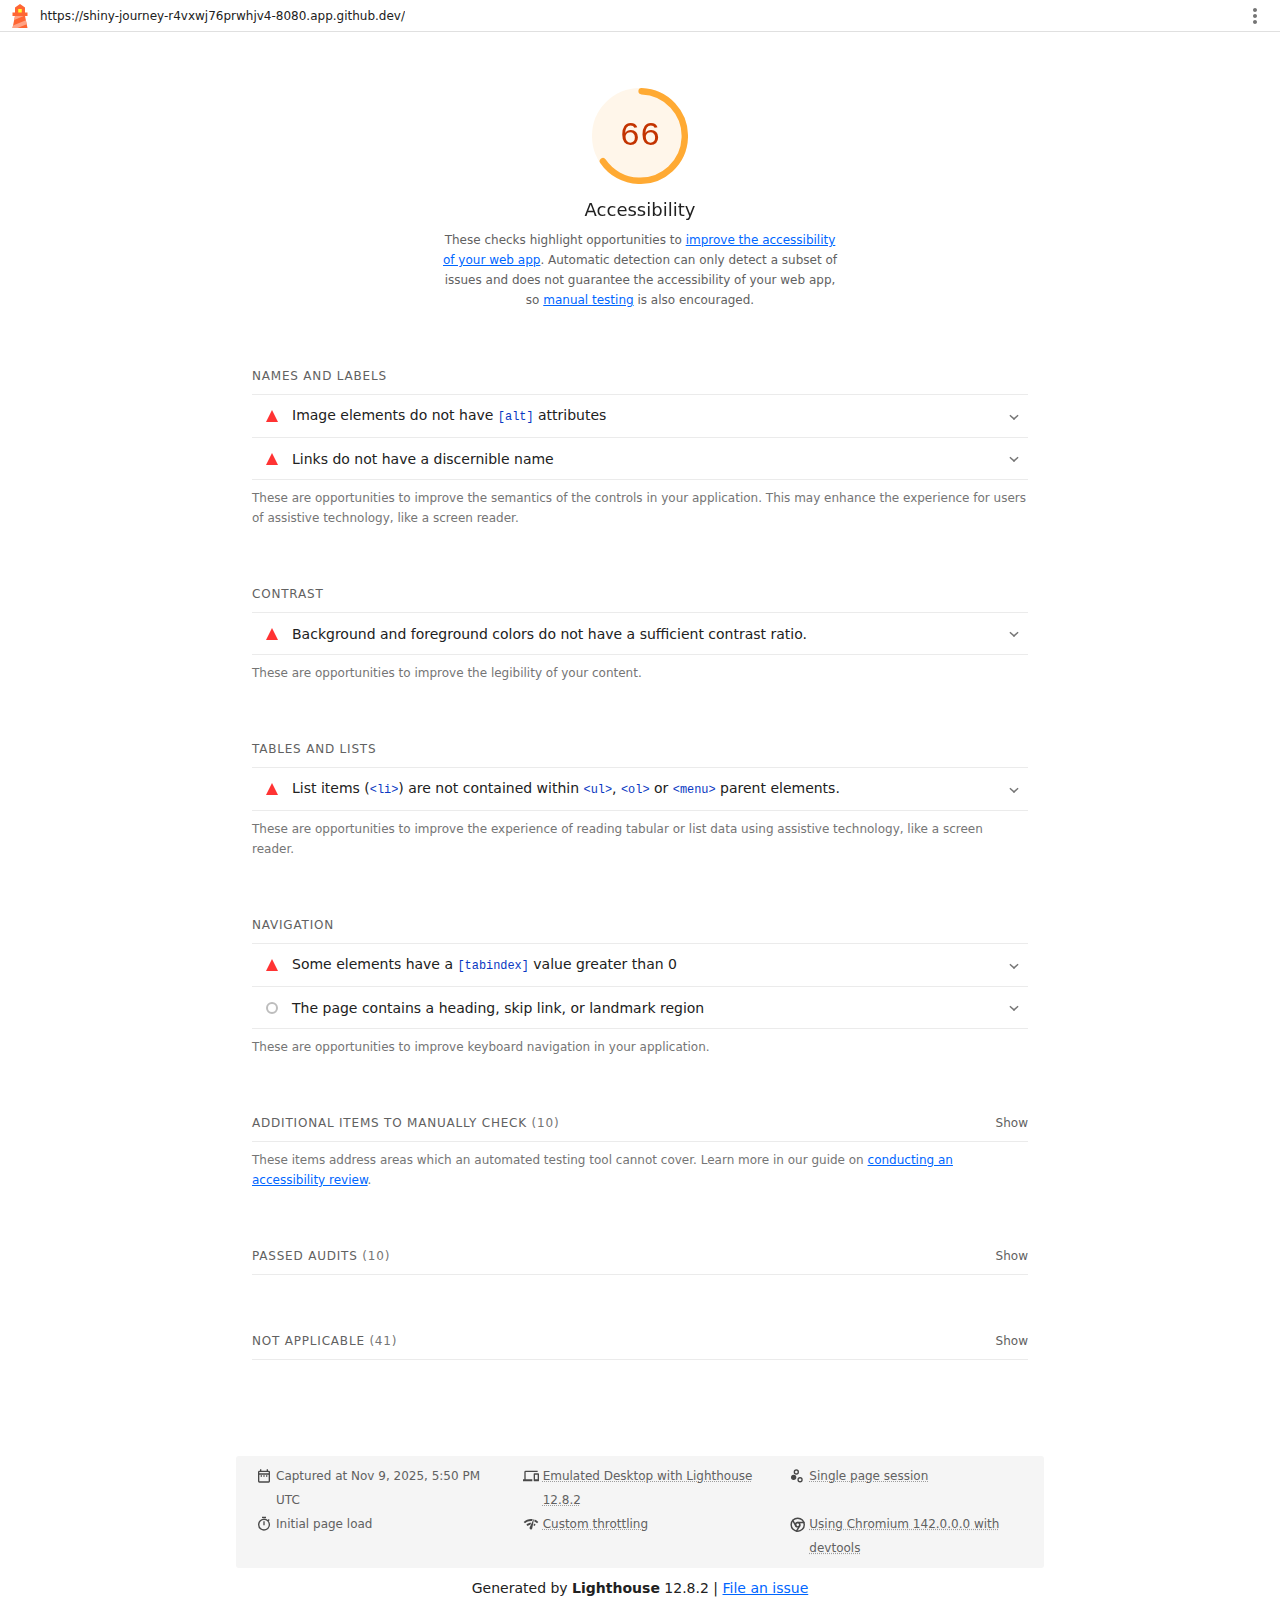
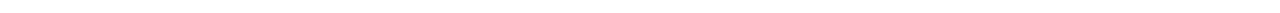
<file: lighthouse/0122462ff8623bb2cfb3a46701b1ea1a3882e3a8.html>
<!--
@license
Copyright 2018 Google LLC
SPDX-License-Identifier: Apache-2.0
-->
<!doctype html>
<html lang="en">
<head>
  <meta charset="utf-8">
  <meta name="viewport" content="width=device-width, initial-scale=1, minimum-scale=1">
  <link rel="icon" href='data:image/svg+xml;utf8,<svg fill="none" xmlns="http://www.w3.org/2000/svg" viewBox="0 0 48 48"><path d="m14 7 10-7 10 7v10h5v7h-5l5 24H9l5-24H9v-7h5V7Z" fill="%23F63"/><path d="M31.561 24H14l-1.689 8.105L31.561 24ZM18.983 48H9l1.022-4.907L35.723 32.27l1.663 7.98L18.983 48Z" fill="%23FFA385"/><path fill="%23FF3" d="M20.5 10h7v7h-7z"/></svg>'>
  <title>Lighthouse Report</title>
  <style>body {margin: 0}</style>
</head>
<body>
  <noscript>Lighthouse report requires JavaScript. Please enable.</noscript>

  <div id="lh-log"></div>

  <script>window.__LIGHTHOUSE_JSON__ = {"lighthouseVersion":"12.8.2","requestedUrl":"https://shiny-journey-r4vxwj76prwhjv4-8080.app.github.dev/","mainDocumentUrl":"https://shiny-journey-r4vxwj76prwhjv4-8080.app.github.dev/","finalDisplayedUrl":"https://shiny-journey-r4vxwj76prwhjv4-8080.app.github.dev/","finalUrl":"https://shiny-journey-r4vxwj76prwhjv4-8080.app.github.dev/","fetchTime":"2025-11-09T17:50:35.002Z","gatherMode":"navigation","runWarnings":[],"userAgent":"Mozilla/5.0 (Macintosh; Intel Mac OS X 10_15_7) AppleWebKit/537.36 (KHTML, like Gecko) Chrome/142.0.0.0 Safari/537.36","environment":{"networkUserAgent":"Mozilla/5.0 (Macintosh; Intel Mac OS X 10_15_7) AppleWebKit/537.36 (KHTML, like Gecko) Chrome/136.0.0.0 Safari/537.36","hostUserAgent":"Mozilla/5.0 (Macintosh; Intel Mac OS X 10_15_7) AppleWebKit/537.36 (KHTML, like Gecko) Chrome/142.0.0.0 Safari/537.36","benchmarkIndex":2927,"credits":{"axe-core":"4.10.3"}},"audits":{"accesskeys":{"id":"accesskeys","title":"`[accesskey]` values are unique","description":"Access keys let users quickly focus a part of the page. For proper navigation, each access key must be unique. [Learn more about access keys](https://dequeuniversity.com/rules/axe/4.10/accesskeys).","score":null,"scoreDisplayMode":"notApplicable"},"aria-allowed-attr":{"id":"aria-allowed-attr","title":"`[aria-*]` attributes match their roles","description":"Each ARIA `role` supports a specific subset of `aria-*` attributes. Mismatching these invalidates the `aria-*` attributes. [Learn how to match ARIA attributes to their roles](https://dequeuniversity.com/rules/axe/4.10/aria-allowed-attr).","score":null,"scoreDisplayMode":"notApplicable"},"aria-allowed-role":{"id":"aria-allowed-role","title":"Uses ARIA roles only on compatible elements","description":"Many HTML elements can only be assigned certain ARIA roles. Using ARIA roles where they are not allowed can interfere with the accessibility of the web page. [Learn more about ARIA roles](https://dequeuniversity.com/rules/axe/4.10/aria-allowed-role).","score":null,"scoreDisplayMode":"notApplicable"},"aria-command-name":{"id":"aria-command-name","title":"`button`, `link`, and `menuitem` elements have accessible names","description":"When an element doesn't have an accessible name, screen readers announce it with a generic name, making it unusable for users who rely on screen readers. [Learn how to make command elements more accessible](https://dequeuniversity.com/rules/axe/4.10/aria-command-name).","score":null,"scoreDisplayMode":"notApplicable"},"aria-conditional-attr":{"id":"aria-conditional-attr","title":"ARIA attributes are used as specified for the element's role","description":"Some ARIA attributes are only allowed on an element under certain conditions. [Learn more about conditional ARIA attributes](https://dequeuniversity.com/rules/axe/4.10/aria-conditional-attr).","score":null,"scoreDisplayMode":"notApplicable"},"aria-deprecated-role":{"id":"aria-deprecated-role","title":"Deprecated ARIA roles were not used","description":"Deprecated ARIA roles may not be processed correctly by assistive technology. [Learn more about deprecated ARIA roles](https://dequeuniversity.com/rules/axe/4.10/aria-deprecated-role).","score":null,"scoreDisplayMode":"notApplicable"},"aria-dialog-name":{"id":"aria-dialog-name","title":"Elements with `role=\"dialog\"` or `role=\"alertdialog\"` have accessible names.","description":"ARIA dialog elements without accessible names may prevent screen readers users from discerning the purpose of these elements. [Learn how to make ARIA dialog elements more accessible](https://dequeuniversity.com/rules/axe/4.10/aria-dialog-name).","score":null,"scoreDisplayMode":"notApplicable"},"aria-hidden-body":{"id":"aria-hidden-body","title":"`[aria-hidden=\"true\"]` is not present on the document `\u003cbody>`","description":"Assistive technologies, like screen readers, work inconsistently when `aria-hidden=\"true\"` is set on the document `\u003cbody>`. [Learn how `aria-hidden` affects the document body](https://dequeuniversity.com/rules/axe/4.10/aria-hidden-body).","score":1,"scoreDisplayMode":"binary","details":{"type":"table","headings":[{"key":"node","valueType":"node","subItemsHeading":{"key":"relatedNode","valueType":"node"},"label":"Failing Elements"}],"items":[]}},"aria-hidden-focus":{"id":"aria-hidden-focus","title":"`[aria-hidden=\"true\"]` elements do not contain focusable descendents","description":"Focusable descendents within an `[aria-hidden=\"true\"]` element prevent those interactive elements from being available to users of assistive technologies like screen readers. [Learn how `aria-hidden` affects focusable elements](https://dequeuniversity.com/rules/axe/4.10/aria-hidden-focus).","score":null,"scoreDisplayMode":"notApplicable"},"aria-input-field-name":{"id":"aria-input-field-name","title":"ARIA input fields have accessible names","description":"When an input field doesn't have an accessible name, screen readers announce it with a generic name, making it unusable for users who rely on screen readers. [Learn more about input field labels](https://dequeuniversity.com/rules/axe/4.10/aria-input-field-name).","score":null,"scoreDisplayMode":"notApplicable"},"aria-meter-name":{"id":"aria-meter-name","title":"ARIA `meter` elements have accessible names","description":"When a meter element doesn't have an accessible name, screen readers announce it with a generic name, making it unusable for users who rely on screen readers. [Learn how to name `meter` elements](https://dequeuniversity.com/rules/axe/4.10/aria-meter-name).","score":null,"scoreDisplayMode":"notApplicable"},"aria-progressbar-name":{"id":"aria-progressbar-name","title":"ARIA `progressbar` elements have accessible names","description":"When a `progressbar` element doesn't have an accessible name, screen readers announce it with a generic name, making it unusable for users who rely on screen readers. [Learn how to label `progressbar` elements](https://dequeuniversity.com/rules/axe/4.10/aria-progressbar-name).","score":null,"scoreDisplayMode":"notApplicable"},"aria-prohibited-attr":{"id":"aria-prohibited-attr","title":"Elements use only permitted ARIA attributes","description":"Using ARIA attributes in roles where they are prohibited can mean that important information is not communicated to users of assistive technologies. [Learn more about prohibited ARIA roles](https://dequeuniversity.com/rules/axe/4.10/aria-prohibited-attr).","score":null,"scoreDisplayMode":"notApplicable"},"aria-required-attr":{"id":"aria-required-attr","title":"`[role]`s have all required `[aria-*]` attributes","description":"Some ARIA roles have required attributes that describe the state of the element to screen readers. [Learn more about roles and required attributes](https://dequeuniversity.com/rules/axe/4.10/aria-required-attr).","score":null,"scoreDisplayMode":"notApplicable"},"aria-required-children":{"id":"aria-required-children","title":"Elements with an ARIA `[role]` that require children to contain a specific `[role]` have all required children.","description":"Some ARIA parent roles must contain specific child roles to perform their intended accessibility functions. [Learn more about roles and required children elements](https://dequeuniversity.com/rules/axe/4.10/aria-required-children).","score":null,"scoreDisplayMode":"notApplicable"},"aria-required-parent":{"id":"aria-required-parent","title":"`[role]`s are contained by their required parent element","description":"Some ARIA child roles must be contained by specific parent roles to properly perform their intended accessibility functions. [Learn more about ARIA roles and required parent element](https://dequeuniversity.com/rules/axe/4.10/aria-required-parent).","score":null,"scoreDisplayMode":"notApplicable"},"aria-roles":{"id":"aria-roles","title":"`[role]` values are valid","description":"ARIA roles must have valid values in order to perform their intended accessibility functions. [Learn more about valid ARIA roles](https://dequeuniversity.com/rules/axe/4.10/aria-roles).","score":null,"scoreDisplayMode":"notApplicable"},"aria-text":{"id":"aria-text","title":"Elements with the `role=text` attribute do not have focusable descendents.","description":"Adding `role=text` around a text node split by markup enables VoiceOver to treat it as one phrase, but the element's focusable descendents will not be announced. [Learn more about the `role=text` attribute](https://dequeuniversity.com/rules/axe/4.10/aria-text).","score":null,"scoreDisplayMode":"notApplicable"},"aria-toggle-field-name":{"id":"aria-toggle-field-name","title":"ARIA toggle fields have accessible names","description":"When a toggle field doesn't have an accessible name, screen readers announce it with a generic name, making it unusable for users who rely on screen readers. [Learn more about toggle fields](https://dequeuniversity.com/rules/axe/4.10/aria-toggle-field-name).","score":null,"scoreDisplayMode":"notApplicable"},"aria-tooltip-name":{"id":"aria-tooltip-name","title":"ARIA `tooltip` elements have accessible names","description":"When a tooltip element doesn't have an accessible name, screen readers announce it with a generic name, making it unusable for users who rely on screen readers. [Learn how to name `tooltip` elements](https://dequeuniversity.com/rules/axe/4.10/aria-tooltip-name).","score":null,"scoreDisplayMode":"notApplicable"},"aria-treeitem-name":{"id":"aria-treeitem-name","title":"ARIA `treeitem` elements have accessible names","description":"When a `treeitem` element doesn't have an accessible name, screen readers announce it with a generic name, making it unusable for users who rely on screen readers. [Learn more about labeling `treeitem` elements](https://dequeuniversity.com/rules/axe/4.10/aria-treeitem-name).","score":null,"scoreDisplayMode":"notApplicable"},"aria-valid-attr-value":{"id":"aria-valid-attr-value","title":"`[aria-*]` attributes have valid values","description":"Assistive technologies, like screen readers, can't interpret ARIA attributes with invalid values. [Learn more about valid values for ARIA attributes](https://dequeuniversity.com/rules/axe/4.10/aria-valid-attr-value).","score":null,"scoreDisplayMode":"notApplicable"},"aria-valid-attr":{"id":"aria-valid-attr","title":"`[aria-*]` attributes are valid and not misspelled","description":"Assistive technologies, like screen readers, can't interpret ARIA attributes with invalid names. [Learn more about valid ARIA attributes](https://dequeuniversity.com/rules/axe/4.10/aria-valid-attr).","score":null,"scoreDisplayMode":"notApplicable"},"button-name":{"id":"button-name","title":"Buttons have an accessible name","description":"When a button doesn't have an accessible name, screen readers announce it as \"button\", making it unusable for users who rely on screen readers. [Learn how to make buttons more accessible](https://dequeuniversity.com/rules/axe/4.10/button-name).","score":1,"scoreDisplayMode":"binary","details":{"type":"table","headings":[{"key":"node","valueType":"node","subItemsHeading":{"key":"relatedNode","valueType":"node"},"label":"Failing Elements"}],"items":[]}},"bypass":{"id":"bypass","title":"The page contains a heading, skip link, or landmark region","description":"Adding ways to bypass repetitive content lets keyboard users navigate the page more efficiently. [Learn more about bypass blocks](https://dequeuniversity.com/rules/axe/4.10/bypass).","score":1,"scoreDisplayMode":"informative","details":{"type":"table","headings":[{"key":"node","valueType":"node","subItemsHeading":{"key":"relatedNode","valueType":"node"},"label":"Failing Elements"}],"items":[{"node":{"type":"node","lhId":"1-19-HTML","path":"1,HTML","selector":"html","boundingRect":{"top":0,"bottom":1052,"left":0,"right":1265,"width":1265,"height":1052},"snippet":"\u003chtml lang=\"en\">","nodeLabel":"html","explanation":"Fix any of the following:\n  No valid skip link found\n  Page does not have a heading\n  Page does not have a landmark region"}}],"debugData":{"type":"debugdata","impact":"serious","tags":["cat.keyboard","wcag2a","wcag241","section508","section508.22.o","TTv5","TT9.a","EN-301-549","EN-9.2.4.1"]}}},"color-contrast":{"id":"color-contrast","title":"Background and foreground colors do not have a sufficient contrast ratio.","description":"Low-contrast text is difficult or impossible for many users to read. [Learn how to provide sufficient color contrast](https://dequeuniversity.com/rules/axe/4.10/color-contrast).","score":0,"scoreDisplayMode":"binary","details":{"type":"table","headings":[{"key":"node","valueType":"node","subItemsHeading":{"key":"relatedNode","valueType":"node"},"label":"Failing Elements"}],"items":[{"node":{"type":"node","lhId":"1-0-DIV","path":"1,HTML,1,BODY,0,DIV,0,DIV,1,DIV","selector":"body > div.header > div.header-logo > div.club-name","boundingRect":{"top":48,"bottom":81,"left":258,"right":517,"width":259,"height":33},"snippet":"\u003cdiv class=\"club-name\">","nodeLabel":"Medical Mysteries Club","explanation":"Fix any of the following:\n  Element has insufficient color contrast of 2.9 (foreground color: #01aa9d, background color: #ffffff, font size: 18.0pt (24px), font weight: bold). Expected contrast ratio of 3:1"},"subItems":{"type":"subitems","items":[{"relatedNode":{"type":"node","lhId":"1-1-BODY","path":"1,HTML,1,BODY","selector":"body","boundingRect":{"top":16,"bottom":1020,"left":32,"right":1171,"width":1139,"height":1004},"snippet":"\u003cbody>","nodeLabel":"body"}}]}},{"node":{"type":"node","lhId":"1-2-A","path":"1,HTML,1,BODY,0,DIV,1,DIV,0,DIV,0,LI,0,A","selector":"div.nav > div.ul > li > a","boundingRect":{"top":52,"bottom":74,"left":632,"right":678,"width":46,"height":22},"snippet":"\u003ca href=\"#\">","nodeLabel":"About","explanation":"Fix any of the following:\n  Element has insufficient color contrast of 4.17 (foreground color: #7c7c7c, background color: #ffffff, font size: 12.0pt (16px), font weight: bold). Expected contrast ratio of 4.5:1"},"subItems":{"type":"subitems","items":[{"relatedNode":{"type":"node","lhId":"1-1-BODY","path":"1,HTML,1,BODY","selector":"body","boundingRect":{"top":16,"bottom":1020,"left":32,"right":1171,"width":1139,"height":1004},"snippet":"\u003cbody>","nodeLabel":"body"}}]}},{"node":{"type":"node","lhId":"1-3-A","path":"1,HTML,1,BODY,0,DIV,1,DIV,0,DIV,1,LI,0,A","selector":"div.nav > div.ul > li > a","boundingRect":{"top":52,"bottom":74,"left":696,"right":781,"width":85,"height":22},"snippet":"\u003ca href=\"#\">","nodeLabel":"Community","explanation":"Fix any of the following:\n  Element has insufficient color contrast of 4.17 (foreground color: #7c7c7c, background color: #ffffff, font size: 12.0pt (16px), font weight: bold). Expected contrast ratio of 4.5:1"},"subItems":{"type":"subitems","items":[{"relatedNode":{"type":"node","lhId":"1-1-BODY","path":"1,HTML,1,BODY","selector":"body","boundingRect":{"top":16,"bottom":1020,"left":32,"right":1171,"width":1139,"height":1004},"snippet":"\u003cbody>","nodeLabel":"body"}}]}},{"node":{"type":"node","lhId":"1-4-A","path":"1,HTML,1,BODY,0,DIV,1,DIV,0,DIV,2,LI,0,A","selector":"div.nav > div.ul > li > a","boundingRect":{"top":52,"bottom":74,"left":799,"right":854,"width":54,"height":22},"snippet":"\u003ca href=\"#\">","nodeLabel":"Donate","explanation":"Fix any of the following:\n  Element has insufficient color contrast of 4.17 (foreground color: #7c7c7c, background color: #ffffff, font size: 12.0pt (16px), font weight: bold). Expected contrast ratio of 4.5:1"},"subItems":{"type":"subitems","items":[{"relatedNode":{"type":"node","lhId":"1-1-BODY","path":"1,HTML,1,BODY","selector":"body","boundingRect":{"top":16,"bottom":1020,"left":32,"right":1171,"width":1139,"height":1004},"snippet":"\u003cbody>","nodeLabel":"body"}}]}},{"node":{"type":"node","lhId":"1-5-A","path":"1,HTML,1,BODY,0,DIV,1,DIV,0,DIV,3,LI,0,A","selector":"div.nav > div.ul > li > a","boundingRect":{"top":52,"bottom":74,"left":872,"right":908,"width":36,"height":22},"snippet":"\u003ca href=\"#\">","nodeLabel":"Q&A","explanation":"Fix any of the following:\n  Element has insufficient color contrast of 4.17 (foreground color: #7c7c7c, background color: #ffffff, font size: 12.0pt (16px), font weight: bold). Expected contrast ratio of 4.5:1"},"subItems":{"type":"subitems","items":[{"relatedNode":{"type":"node","lhId":"1-1-BODY","path":"1,HTML,1,BODY","selector":"body","boundingRect":{"top":16,"bottom":1020,"left":32,"right":1171,"width":1139,"height":1004},"snippet":"\u003cbody>","nodeLabel":"body"}}]}},{"node":{"type":"node","lhId":"1-6-A","path":"1,HTML,1,BODY,0,DIV,1,DIV,0,DIV,4,LI,0,A","selector":"div.nav > div.ul > li > a","boundingRect":{"top":36,"bottom":90,"left":926,"right":1028,"width":103,"height":54},"snippet":"\u003ca href=\"#\">","nodeLabel":"Subscribe","explanation":"Fix any of the following:\n  Element has insufficient color contrast of 2.9 (foreground color: #ffffff, background color: #01aa9d, font size: 12.0pt (16px), font weight: normal). Expected contrast ratio of 4.5:1"}},{"node":{"type":"node","lhId":"1-7-P","path":"1,HTML,1,BODY,2,DIV,0,DIV,0,DIV,1,P","selector":"div.main > div.home > div.section-left > p","boundingRect":{"top":235,"bottom":300,"left":174,"right":657,"width":482,"height":65},"snippet":"\u003cp>","nodeLabel":"Subscribe to our e-newsletter and have medical mysteries delivered to your inbo…","explanation":"Fix any of the following:\n  Element has insufficient color contrast of 4.17 (foreground color: #7c7c7c, background color: #ffffff, font size: 12.0pt (16px), font weight: normal). Expected contrast ratio of 4.5:1"},"subItems":{"type":"subitems","items":[{"relatedNode":{"type":"node","lhId":"1-1-BODY","path":"1,HTML,1,BODY","selector":"body","boundingRect":{"top":16,"bottom":1020,"left":32,"right":1171,"width":1139,"height":1004},"snippet":"\u003cbody>","nodeLabel":"body"}}]}},{"node":{"type":"node","lhId":"1-8-B","path":"1,HTML,1,BODY,2,DIV,0,DIV,0,DIV,3,P,0,B","selector":"div.home > div.section-left > p > b","boundingRect":{"top":377,"bottom":398,"left":174,"right":317,"width":143,"height":22},"snippet":"\u003cb>","nodeLabel":"Mermaid syndrome","explanation":"Fix any of the following:\n  Element has insufficient color contrast of 4.17 (foreground color: #7c7c7c, background color: #ffffff, font size: 12.0pt (16px), font weight: bold). Expected contrast ratio of 4.5:1"},"subItems":{"type":"subitems","items":[{"relatedNode":{"type":"node","lhId":"1-1-BODY","path":"1,HTML,1,BODY","selector":"body","boundingRect":{"top":16,"bottom":1020,"left":32,"right":1171,"width":1139,"height":1004},"snippet":"\u003cbody>","nodeLabel":"body"}}]}},{"node":{"type":"node","lhId":"1-9-P","path":"1,HTML,1,BODY,2,DIV,0,DIV,0,DIV,4,P","selector":"div.main > div.home > div.section-left > p.bullet","boundingRect":{"top":407,"bottom":505,"left":190,"right":657,"width":466,"height":98},"snippet":"\u003cp class=\"bullet\">","nodeLabel":"Sirenomelia , also known as mermaid syndrome, is an extremely rare congenital d…","explanation":"Fix any of the following:\n  Element has insufficient color contrast of 4.17 (foreground color: #7c7c7c, background color: #ffffff, font size: 10.8pt (14.4px), font weight: normal). Expected contrast ratio of 4.5:1"},"subItems":{"type":"subitems","items":[{"relatedNode":{"type":"node","lhId":"1-1-BODY","path":"1,HTML,1,BODY","selector":"body","boundingRect":{"top":16,"bottom":1020,"left":32,"right":1171,"width":1139,"height":1004},"snippet":"\u003cbody>","nodeLabel":"body"}}]}},{"node":{"type":"node","lhId":"1-10-A","path":"1,HTML,1,BODY,2,DIV,0,DIV,0,DIV,4,P,0,A","selector":"div.home > div.section-left > p.bullet > a","boundingRect":{"top":407,"bottom":427,"left":193,"right":276,"width":82,"height":20},"snippet":"\u003ca href=\"https://rarediseases.org/rare-diseases/sirenomelia\">","nodeLabel":"Sirenomelia ","explanation":"Fix any of the following:\n  Element has insufficient color contrast of 4.17 (foreground color: #7c7c7c, background color: #ffffff, font size: 10.8pt (14.4px), font weight: normal). Expected contrast ratio of 4.5:1"},"subItems":{"type":"subitems","items":[{"relatedNode":{"type":"node","lhId":"1-1-BODY","path":"1,HTML,1,BODY","selector":"body","boundingRect":{"top":16,"bottom":1020,"left":32,"right":1171,"width":1139,"height":1004},"snippet":"\u003cbody>","nodeLabel":"body"}}]}},{"node":{"type":"node","lhId":"1-11-B","path":"1,HTML,1,BODY,2,DIV,0,DIV,0,DIV,5,P,0,B","selector":"div.home > div.section-left > p > b","boundingRect":{"top":530,"bottom":551,"left":174,"right":367,"width":193,"height":22},"snippet":"\u003cb>","nodeLabel":"Maple syrup urine disease","explanation":"Fix any of the following:\n  Element has insufficient color contrast of 4.17 (foreground color: #7c7c7c, background color: #ffffff, font size: 12.0pt (16px), font weight: bold). Expected contrast ratio of 4.5:1"},"subItems":{"type":"subitems","items":[{"relatedNode":{"type":"node","lhId":"1-1-BODY","path":"1,HTML,1,BODY","selector":"body","boundingRect":{"top":16,"bottom":1020,"left":32,"right":1171,"width":1139,"height":1004},"snippet":"\u003cbody>","nodeLabel":"body"}}]}},{"node":{"type":"node","lhId":"1-12-P","path":"1,HTML,1,BODY,2,DIV,0,DIV,0,DIV,6,P","selector":"div.main > div.home > div.section-left > p.bullet","boundingRect":{"top":560,"bottom":658,"left":190,"right":657,"width":466,"height":98},"snippet":"\u003cp class=\"bullet\">","nodeLabel":"Maple syrup urine disease (MSUD) is a rare genetic disorder characterized by a …","explanation":"Fix any of the following:\n  Element has insufficient color contrast of 4.17 (foreground color: #7c7c7c, background color: #ffffff, font size: 10.8pt (14.4px), font weight: normal). Expected contrast ratio of 4.5:1"},"subItems":{"type":"subitems","items":[{"relatedNode":{"type":"node","lhId":"1-1-BODY","path":"1,HTML,1,BODY","selector":"body","boundingRect":{"top":16,"bottom":1020,"left":32,"right":1171,"width":1139,"height":1004},"snippet":"\u003cbody>","nodeLabel":"body"}}]}},{"node":{"type":"node","lhId":"1-13-A","path":"1,HTML,1,BODY,2,DIV,0,DIV,0,DIV,6,P,0,A","selector":"div.home > div.section-left > p.bullet > a","boundingRect":{"top":560,"bottom":580,"left":204,"right":457,"width":253,"height":20},"snippet":"\u003ca href=\"https://rarediseases.org/rare-diseases/maple-syrup-urine-disease\">","nodeLabel":"Maple syrup urine disease (MSUD)","explanation":"Fix any of the following:\n  Element has insufficient color contrast of 4.17 (foreground color: #7c7c7c, background color: #ffffff, font size: 10.8pt (14.4px), font weight: normal). Expected contrast ratio of 4.5:1"},"subItems":{"type":"subitems","items":[{"relatedNode":{"type":"node","lhId":"1-1-BODY","path":"1,HTML,1,BODY","selector":"body","boundingRect":{"top":16,"bottom":1020,"left":32,"right":1171,"width":1139,"height":1004},"snippet":"\u003cbody>","nodeLabel":"body"}}]}},{"node":{"type":"node","lhId":"1-14-B","path":"1,HTML,1,BODY,2,DIV,0,DIV,0,DIV,7,P,0,B","selector":"div.home > div.section-left > p > b","boundingRect":{"top":683,"bottom":704,"left":174,"right":330,"width":155,"height":22},"snippet":"\u003cb>","nodeLabel":"Klinefelter syndrome","explanation":"Fix any of the following:\n  Element has insufficient color contrast of 4.17 (foreground color: #7c7c7c, background color: #ffffff, font size: 12.0pt (16px), font weight: bold). Expected contrast ratio of 4.5:1"},"subItems":{"type":"subitems","items":[{"relatedNode":{"type":"node","lhId":"1-1-BODY","path":"1,HTML,1,BODY","selector":"body","boundingRect":{"top":16,"bottom":1020,"left":32,"right":1171,"width":1139,"height":1004},"snippet":"\u003cbody>","nodeLabel":"body"}}]}},{"node":{"type":"node","lhId":"1-15-P","path":"1,HTML,1,BODY,2,DIV,0,DIV,0,DIV,8,P","selector":"div.main > div.home > div.section-left > p.bullet","boundingRect":{"top":713,"bottom":830,"left":190,"right":657,"width":466,"height":117},"snippet":"\u003cp class=\"bullet\">","nodeLabel":"Klinefelter syndrome is a chromosomal variation in males in which one extra X c…","explanation":"Fix any of the following:\n  Element has insufficient color contrast of 4.17 (foreground color: #7c7c7c, background color: #ffffff, font size: 10.8pt (14.4px), font weight: normal). Expected contrast ratio of 4.5:1"},"subItems":{"type":"subitems","items":[{"relatedNode":{"type":"node","lhId":"1-1-BODY","path":"1,HTML,1,BODY","selector":"body","boundingRect":{"top":16,"bottom":1020,"left":32,"right":1171,"width":1139,"height":1004},"snippet":"\u003cbody>","nodeLabel":"body"}}]}},{"node":{"type":"node","lhId":"1-16-A","path":"1,HTML,1,BODY,2,DIV,0,DIV,0,DIV,8,P,0,A","selector":"div.home > div.section-left > p.bullet > a","boundingRect":{"top":713,"bottom":733,"left":192,"right":327,"width":135,"height":20},"snippet":"\u003ca href=\"https://rarediseases.org/rare-diseases/47-xxy-klinefelter-syndrome\">","nodeLabel":"Klinefelter syndrome","explanation":"Fix any of the following:\n  Element has insufficient color contrast of 4.17 (foreground color: #7c7c7c, background color: #ffffff, font size: 10.8pt (14.4px), font weight: normal). Expected contrast ratio of 4.5:1"},"subItems":{"type":"subitems","items":[{"relatedNode":{"type":"node","lhId":"1-1-BODY","path":"1,HTML,1,BODY","selector":"body","boundingRect":{"top":16,"bottom":1020,"left":32,"right":1171,"width":1139,"height":1004},"snippet":"\u003cbody>","nodeLabel":"body"}}]}},{"node":{"type":"node","lhId":"1-17-BUTTON","path":"1,HTML,1,BODY,2,DIV,0,DIV,0,DIV,9,FORM,0,DIV,1,BUTTON","selector":"div.section-left > form > div.form-group > button","boundingRect":{"top":855,"bottom":907,"left":414,"right":515,"width":101,"height":52},"snippet":"\u003cbutton type=\"submit\" tabindex=\"1\">","nodeLabel":"Subscribe","explanation":"Fix any of the following:\n  Element has insufficient color contrast of 2.9 (foreground color: #ffffff, background color: #01aa9d, font size: 12.0pt (16px), font weight: normal). Expected contrast ratio of 4.5:1"}}],"debugData":{"type":"debugdata","impact":"serious","tags":["cat.color","wcag2aa","wcag143","TTv5","TT13.c","EN-301-549","EN-9.1.4.3","ACT"]}}},"definition-list":{"id":"definition-list","title":"`\u003cdl>`'s contain only properly-ordered `\u003cdt>` and `\u003cdd>` groups, `\u003cscript>`, `\u003ctemplate>` or `\u003cdiv>` elements.","description":"When definition lists are not properly marked up, screen readers may produce confusing or inaccurate output. [Learn how to structure definition lists correctly](https://dequeuniversity.com/rules/axe/4.10/definition-list).","score":null,"scoreDisplayMode":"notApplicable"},"dlitem":{"id":"dlitem","title":"Definition list items are wrapped in `\u003cdl>` elements","description":"Definition list items (`\u003cdt>` and `\u003cdd>`) must be wrapped in a parent `\u003cdl>` element to ensure that screen readers can properly announce them. [Learn how to structure definition lists correctly](https://dequeuniversity.com/rules/axe/4.10/dlitem).","score":null,"scoreDisplayMode":"notApplicable"},"document-title":{"id":"document-title","title":"Document has a `\u003ctitle>` element","description":"The title gives screen reader users an overview of the page, and search engine users rely on it heavily to determine if a page is relevant to their search. [Learn more about document titles](https://dequeuniversity.com/rules/axe/4.10/document-title).","score":1,"scoreDisplayMode":"binary","details":{"type":"table","headings":[{"key":"node","valueType":"node","subItemsHeading":{"key":"relatedNode","valueType":"node"},"label":"Failing Elements"}],"items":[]}},"duplicate-id-aria":{"id":"duplicate-id-aria","title":"ARIA IDs are unique","description":"The value of an ARIA ID must be unique to prevent other instances from being overlooked by assistive technologies. [Learn how to fix duplicate ARIA IDs](https://dequeuniversity.com/rules/axe/4.10/duplicate-id-aria).","score":null,"scoreDisplayMode":"notApplicable"},"empty-heading":{"id":"empty-heading","title":"All heading elements contain content.","description":"A heading with no content or inaccessible text prevent screen reader users from accessing information on the page's structure. [Learn more about headings](https://dequeuniversity.com/rules/axe/4.10/empty-heading).","score":null,"scoreDisplayMode":"notApplicable"},"form-field-multiple-labels":{"id":"form-field-multiple-labels","title":"No form fields have multiple labels","description":"Form fields with multiple labels can be confusingly announced by assistive technologies like screen readers which use either the first, the last, or all of the labels. [Learn how to use form labels](https://dequeuniversity.com/rules/axe/4.10/form-field-multiple-labels).","score":null,"scoreDisplayMode":"notApplicable"},"frame-title":{"id":"frame-title","title":"`\u003cframe>` or `\u003ciframe>` elements have a title","description":"Screen reader users rely on frame titles to describe the contents of frames. [Learn more about frame titles](https://dequeuniversity.com/rules/axe/4.10/frame-title).","score":null,"scoreDisplayMode":"notApplicable"},"heading-order":{"id":"heading-order","title":"Heading elements appear in a sequentially-descending order","description":"Properly ordered headings that do not skip levels convey the semantic structure of the page, making it easier to navigate and understand when using assistive technologies. [Learn more about heading order](https://dequeuniversity.com/rules/axe/4.10/heading-order).","score":null,"scoreDisplayMode":"notApplicable"},"html-has-lang":{"id":"html-has-lang","title":"`\u003chtml>` element has a `[lang]` attribute","description":"If a page doesn't specify a `lang` attribute, a screen reader assumes that the page is in the default language that the user chose when setting up the screen reader. If the page isn't actually in the default language, then the screen reader might not announce the page's text correctly. [Learn more about the `lang` attribute](https://dequeuniversity.com/rules/axe/4.10/html-has-lang).","score":1,"scoreDisplayMode":"binary","details":{"type":"table","headings":[{"key":"node","valueType":"node","subItemsHeading":{"key":"relatedNode","valueType":"node"},"label":"Failing Elements"}],"items":[]}},"html-lang-valid":{"id":"html-lang-valid","title":"`\u003chtml>` element has a valid value for its `[lang]` attribute","description":"Specifying a valid [BCP 47 language](https://www.w3.org/International/questions/qa-choosing-language-tags#question) helps screen readers announce text properly. [Learn how to use the `lang` attribute](https://dequeuniversity.com/rules/axe/4.10/html-lang-valid).","score":1,"scoreDisplayMode":"binary","details":{"type":"table","headings":[{"key":"node","valueType":"node","subItemsHeading":{"key":"relatedNode","valueType":"node"},"label":"Failing Elements"}],"items":[]}},"html-xml-lang-mismatch":{"id":"html-xml-lang-mismatch","title":"`\u003chtml>` element has an `[xml:lang]` attribute with the same base language as the `[lang]` attribute.","description":"If the webpage does not specify a consistent language, then the screen reader might not announce the page's text correctly. [Learn more about the `lang` attribute](https://dequeuniversity.com/rules/axe/4.10/html-xml-lang-mismatch).","score":null,"scoreDisplayMode":"notApplicable"},"identical-links-same-purpose":{"id":"identical-links-same-purpose","title":"Identical links have the same purpose.","description":"Links with the same destination should have the same description, to help users understand the link's purpose and decide whether to follow it. [Learn more about identical links](https://dequeuniversity.com/rules/axe/4.10/identical-links-same-purpose).","score":null,"scoreDisplayMode":"notApplicable"},"image-alt":{"id":"image-alt","title":"Image elements do not have `[alt]` attributes","description":"Informative elements should aim for short, descriptive alternate text. Decorative elements can be ignored with an empty alt attribute. [Learn more about the `alt` attribute](https://dequeuniversity.com/rules/axe/4.10/image-alt).","score":0,"scoreDisplayMode":"binary","details":{"type":"table","headings":[{"key":"node","valueType":"node","subItemsHeading":{"key":"relatedNode","valueType":"node"},"label":"Failing Elements"}],"items":[{"node":{"type":"node","lhId":"1-18-IMG","path":"1,HTML,1,BODY,0,DIV,0,DIV,0,A,0,IMG","selector":"div.header > div.header-logo > a > img","boundingRect":{"top":16,"bottom":120,"left":142,"right":242,"width":100,"height":104},"snippet":"\u003cimg src=\"https://upload.wikimedia.org/wikipedia/commons/thumb/b/b3/Ph%C3%B2ng_tr%C3…\">","nodeLabel":"div.header > div.header-logo > a > img","explanation":"Fix any of the following:\n  Element does not have an alt attribute\n  aria-label attribute does not exist or is empty\n  aria-labelledby attribute does not exist, references elements that do not exist or references elements that are empty\n  Element has no title attribute\n  Element's default semantics were not overridden with role=\"none\" or role=\"presentation\""}}],"debugData":{"type":"debugdata","impact":"critical","tags":["cat.text-alternatives","wcag2a","wcag111","section508","section508.22.a","TTv5","TT7.a","TT7.b","EN-301-549","EN-9.1.1.1","ACT"]}}},"image-redundant-alt":{"id":"image-redundant-alt","title":"Image elements do not have `[alt]` attributes that are redundant text.","description":"Informative elements should aim for short, descriptive alternative text. Alternative text that is exactly the same as the text adjacent to the link or image is potentially confusing for screen reader users, because the text will be read twice. [Learn more about the `alt` attribute](https://dequeuniversity.com/rules/axe/4.10/image-redundant-alt).","score":1,"scoreDisplayMode":"binary","details":{"type":"table","headings":[{"key":"node","valueType":"node","subItemsHeading":{"key":"relatedNode","valueType":"node"},"label":"Failing Elements"}],"items":[]}},"input-button-name":{"id":"input-button-name","title":"Input buttons have discernible text.","description":"Adding discernable and accessible text to input buttons may help screen reader users understand the purpose of the input button. [Learn more about input buttons](https://dequeuniversity.com/rules/axe/4.10/input-button-name).","score":null,"scoreDisplayMode":"notApplicable"},"input-image-alt":{"id":"input-image-alt","title":"`\u003cinput type=\"image\">` elements have `[alt]` text","description":"When an image is being used as an `\u003cinput>` button, providing alternative text can help screen reader users understand the purpose of the button. [Learn about input image alt text](https://dequeuniversity.com/rules/axe/4.10/input-image-alt).","score":null,"scoreDisplayMode":"notApplicable"},"label-content-name-mismatch":{"id":"label-content-name-mismatch","title":"Elements with visible text labels have matching accessible names.","description":"Visible text labels that do not match the accessible name can result in a confusing experience for screen reader users. [Learn more about accessible names](https://dequeuniversity.com/rules/axe/4.10/label-content-name-mismatch).","score":null,"scoreDisplayMode":"notApplicable"},"label":{"id":"label","title":"Form elements have associated labels","description":"Labels ensure that form controls are announced properly by assistive technologies, like screen readers. [Learn more about form element labels](https://dequeuniversity.com/rules/axe/4.10/label).","score":1,"scoreDisplayMode":"binary","details":{"type":"table","headings":[{"key":"node","valueType":"node","subItemsHeading":{"key":"relatedNode","valueType":"node"},"label":"Failing Elements"}],"items":[]}},"landmark-one-main":{"id":"landmark-one-main","title":"Document has a main landmark.","description":"One main landmark helps screen reader users navigate a web page. [Learn more about landmarks](https://dequeuniversity.com/rules/axe/4.10/landmark-one-main).","score":1,"scoreDisplayMode":"informative","details":{"type":"table","headings":[{"key":"node","valueType":"node","subItemsHeading":{"key":"relatedNode","valueType":"node"},"label":"Failing Elements"}],"items":[{"node":{"type":"node","lhId":"1-19-HTML","path":"1,HTML","selector":"html","boundingRect":{"top":0,"bottom":1052,"left":0,"right":1265,"width":1265,"height":1052},"snippet":"\u003chtml lang=\"en\">","nodeLabel":"html","explanation":"Fix all of the following:\n  Document does not have a main landmark"}}],"debugData":{"type":"debugdata","impact":"moderate","tags":["cat.semantics","best-practice"]}}},"link-name":{"id":"link-name","title":"Links do not have a discernible name","description":"Link text (and alternate text for images, when used as links) that is discernible, unique, and focusable improves the navigation experience for screen reader users. [Learn how to make links accessible](https://dequeuniversity.com/rules/axe/4.10/link-name).","score":0,"scoreDisplayMode":"binary","details":{"type":"table","headings":[{"key":"node","valueType":"node","subItemsHeading":{"key":"relatedNode","valueType":"node"},"label":"Failing Elements"}],"items":[{"node":{"type":"node","lhId":"1-20-A","path":"1,HTML,1,BODY,0,DIV,0,DIV,0,A","selector":"body > div.header > div.header-logo > a","boundingRect":{"top":16,"bottom":126,"left":142,"right":242,"width":100,"height":110},"snippet":"\u003ca href=\"index.html\">","nodeLabel":"body > div.header > div.header-logo > a","explanation":"Fix all of the following:\n  Element is in tab order and does not have accessible text\n\nFix any of the following:\n  Element does not have text that is visible to screen readers\n  aria-label attribute does not exist or is empty\n  aria-labelledby attribute does not exist, references elements that do not exist or references elements that are empty\n  Element has no title attribute"}},{"node":{"type":"node","lhId":"1-21-A","path":"1,HTML,1,BODY,2,DIV,0,DIV,0,DIV,10,DIV,0,DIV,0,LI,0,A","selector":"div.social > div.ul > li > a","boundingRect":{"top":950,"bottom":971,"left":174,"right":204,"width":30,"height":22},"snippet":"\u003ca href=\"#\">","nodeLabel":"div.social > div.ul > li > a","explanation":"Fix all of the following:\n  Element is in tab order and does not have accessible text\n\nFix any of the following:\n  Element does not have text that is visible to screen readers\n  aria-label attribute does not exist or is empty\n  aria-labelledby attribute does not exist, references elements that do not exist or references elements that are empty\n  Element has no title attribute"}},{"node":{"type":"node","lhId":"1-22-A","path":"1,HTML,1,BODY,2,DIV,0,DIV,0,DIV,10,DIV,0,DIV,1,LI,0,A","selector":"div.social > div.ul > li > a","boundingRect":{"top":950,"bottom":971,"left":216,"right":246,"width":30,"height":22},"snippet":"\u003ca href=\"#\">","nodeLabel":"div.social > div.ul > li > a","explanation":"Fix all of the following:\n  Element is in tab order and does not have accessible text\n\nFix any of the following:\n  Element does not have text that is visible to screen readers\n  aria-label attribute does not exist or is empty\n  aria-labelledby attribute does not exist, references elements that do not exist or references elements that are empty\n  Element has no title attribute"}},{"node":{"type":"node","lhId":"1-23-A","path":"1,HTML,1,BODY,2,DIV,0,DIV,0,DIV,10,DIV,0,DIV,2,LI,0,A","selector":"div.social > div.ul > li > a","boundingRect":{"top":950,"bottom":971,"left":258,"right":288,"width":30,"height":22},"snippet":"\u003ca href=\"#\">","nodeLabel":"div.social > div.ul > li > a","explanation":"Fix all of the following:\n  Element is in tab order and does not have accessible text\n\nFix any of the following:\n  Element does not have text that is visible to screen readers\n  aria-label attribute does not exist or is empty\n  aria-labelledby attribute does not exist, references elements that do not exist or references elements that are empty\n  Element has no title attribute"}}],"debugData":{"type":"debugdata","impact":"serious","tags":["cat.name-role-value","wcag2a","wcag244","wcag412","section508","section508.22.a","TTv5","TT6.a","EN-301-549","EN-9.2.4.4","EN-9.4.1.2","ACT"]}}},"link-in-text-block":{"id":"link-in-text-block","title":"Links are distinguishable without relying on color.","description":"Low-contrast text is difficult or impossible for many users to read. Link text that is discernible improves the experience for users with low vision. [Learn how to make links distinguishable](https://dequeuniversity.com/rules/axe/4.10/link-in-text-block).","score":1,"scoreDisplayMode":"binary","details":{"type":"table","headings":[{"key":"node","valueType":"node","subItemsHeading":{"key":"relatedNode","valueType":"node"},"label":"Failing Elements"}],"items":[]}},"list":{"id":"list","title":"Lists contain only `\u003cli>` elements and script supporting elements (`\u003cscript>` and `\u003ctemplate>`).","description":"Screen readers have a specific way of announcing lists. Ensuring proper list structure aids screen reader output. [Learn more about proper list structure](https://dequeuniversity.com/rules/axe/4.10/list).","score":null,"scoreDisplayMode":"notApplicable"},"listitem":{"id":"listitem","title":"List items (`\u003cli>`) are not contained within `\u003cul>`, `\u003col>` or `\u003cmenu>` parent elements.","description":"Screen readers require list items (`\u003cli>`) to be contained within a parent `\u003cul>`, `\u003col>` or `\u003cmenu>` to be announced properly. [Learn more about proper list structure](https://dequeuniversity.com/rules/axe/4.10/listitem).","score":0,"scoreDisplayMode":"binary","details":{"type":"table","headings":[{"key":"node","valueType":"node","subItemsHeading":{"key":"relatedNode","valueType":"node"},"label":"Failing Elements"}],"items":[{"node":{"type":"node","lhId":"1-24-LI","path":"1,HTML,1,BODY,0,DIV,1,DIV,0,DIV,0,LI","selector":"div.header > div.nav > div.ul > li","boundingRect":{"top":52,"bottom":74,"left":632,"right":678,"width":46,"height":22},"snippet":"\u003cli>","nodeLabel":"About","explanation":"Fix any of the following:\n  List item does not have a \u003cul>, \u003col> parent element"}},{"node":{"type":"node","lhId":"1-25-LI","path":"1,HTML,1,BODY,0,DIV,1,DIV,0,DIV,1,LI","selector":"div.header > div.nav > div.ul > li","boundingRect":{"top":52,"bottom":74,"left":696,"right":781,"width":85,"height":22},"snippet":"\u003cli>","nodeLabel":"Community","explanation":"Fix any of the following:\n  List item does not have a \u003cul>, \u003col> parent element"}},{"node":{"type":"node","lhId":"1-26-LI","path":"1,HTML,1,BODY,0,DIV,1,DIV,0,DIV,2,LI","selector":"div.header > div.nav > div.ul > li","boundingRect":{"top":52,"bottom":74,"left":799,"right":854,"width":54,"height":22},"snippet":"\u003cli>","nodeLabel":"Donate","explanation":"Fix any of the following:\n  List item does not have a \u003cul>, \u003col> parent element"}},{"node":{"type":"node","lhId":"1-27-LI","path":"1,HTML,1,BODY,0,DIV,1,DIV,0,DIV,3,LI","selector":"div.header > div.nav > div.ul > li","boundingRect":{"top":52,"bottom":74,"left":872,"right":908,"width":36,"height":22},"snippet":"\u003cli>","nodeLabel":"Q&A","explanation":"Fix any of the following:\n  List item does not have a \u003cul>, \u003col> parent element"}},{"node":{"type":"node","lhId":"1-28-LI","path":"1,HTML,1,BODY,0,DIV,1,DIV,0,DIV,4,LI","selector":"div.header > div.nav > div.ul > li","boundingRect":{"top":52,"bottom":74,"left":926,"right":1028,"width":103,"height":22},"snippet":"\u003cli>","nodeLabel":"Subscribe","explanation":"Fix any of the following:\n  List item does not have a \u003cul>, \u003col> parent element"}},{"node":{"type":"node","lhId":"1-29-LI","path":"1,HTML,1,BODY,2,DIV,0,DIV,0,DIV,10,DIV,0,DIV,0,LI","selector":"div.section-left > div.social > div.ul > li","boundingRect":{"top":932,"bottom":971,"left":174,"right":204,"width":30,"height":40},"snippet":"\u003cli>","nodeLabel":"div.section-left > div.social > div.ul > li","explanation":"Fix any of the following:\n  List item does not have a \u003cul>, \u003col> parent element"}},{"node":{"type":"node","lhId":"1-30-LI","path":"1,HTML,1,BODY,2,DIV,0,DIV,0,DIV,10,DIV,0,DIV,1,LI","selector":"div.section-left > div.social > div.ul > li","boundingRect":{"top":932,"bottom":971,"left":216,"right":246,"width":30,"height":40},"snippet":"\u003cli>","nodeLabel":"div.section-left > div.social > div.ul > li","explanation":"Fix any of the following:\n  List item does not have a \u003cul>, \u003col> parent element"}},{"node":{"type":"node","lhId":"1-31-LI","path":"1,HTML,1,BODY,2,DIV,0,DIV,0,DIV,10,DIV,0,DIV,2,LI","selector":"div.section-left > div.social > div.ul > li","boundingRect":{"top":932,"bottom":971,"left":258,"right":288,"width":30,"height":40},"snippet":"\u003cli>","nodeLabel":"div.section-left > div.social > div.ul > li","explanation":"Fix any of the following:\n  List item does not have a \u003cul>, \u003col> parent element"}}],"debugData":{"type":"debugdata","impact":"serious","tags":["cat.structure","wcag2a","wcag131","EN-301-549","EN-9.1.3.1"]}}},"meta-refresh":{"id":"meta-refresh","title":"The document does not use `\u003cmeta http-equiv=\"refresh\">`","description":"Users do not expect a page to refresh automatically, and doing so will move focus back to the top of the page. This may create a frustrating or confusing experience. [Learn more about the refresh meta tag](https://dequeuniversity.com/rules/axe/4.10/meta-refresh).","score":null,"scoreDisplayMode":"notApplicable"},"meta-viewport":{"id":"meta-viewport","title":"`[user-scalable=\"no\"]` is not used in the `\u003cmeta name=\"viewport\">` element and the `[maximum-scale]` attribute is not less than 5.","description":"Disabling zooming is problematic for users with low vision who rely on screen magnification to properly see the contents of a web page. [Learn more about the viewport meta tag](https://dequeuniversity.com/rules/axe/4.10/meta-viewport).","score":1,"scoreDisplayMode":"binary","details":{"type":"table","headings":[{"key":"node","valueType":"node","subItemsHeading":{"key":"relatedNode","valueType":"node"},"label":"Failing Elements"}],"items":[]}},"object-alt":{"id":"object-alt","title":"`\u003cobject>` elements have alternate text","description":"Screen readers cannot translate non-text content. Adding alternate text to `\u003cobject>` elements helps screen readers convey meaning to users. [Learn more about alt text for `object` elements](https://dequeuniversity.com/rules/axe/4.10/object-alt).","score":null,"scoreDisplayMode":"notApplicable"},"select-name":{"id":"select-name","title":"Select elements have associated label elements.","description":"Form elements without effective labels can create frustrating experiences for screen reader users. [Learn more about the `select` element](https://dequeuniversity.com/rules/axe/4.10/select-name).","score":null,"scoreDisplayMode":"notApplicable"},"skip-link":{"id":"skip-link","title":"Skip links are focusable.","description":"Including a skip link can help users skip to the main content to save time. [Learn more about skip links](https://dequeuniversity.com/rules/axe/4.10/skip-link).","score":null,"scoreDisplayMode":"notApplicable"},"tabindex":{"id":"tabindex","title":"Some elements have a `[tabindex]` value greater than 0","description":"A value greater than 0 implies an explicit navigation ordering. Although technically valid, this often creates frustrating experiences for users who rely on assistive technologies. [Learn more about the `tabindex` attribute](https://dequeuniversity.com/rules/axe/4.10/tabindex).","score":0,"scoreDisplayMode":"binary","details":{"type":"table","headings":[{"key":"node","valueType":"node","subItemsHeading":{"key":"relatedNode","valueType":"node"},"label":"Failing Elements"}],"items":[{"node":{"type":"node","lhId":"1-17-BUTTON","path":"1,HTML,1,BODY,2,DIV,0,DIV,0,DIV,9,FORM,0,DIV,1,BUTTON","selector":"div.section-left > form > div.form-group > button","boundingRect":{"top":855,"bottom":907,"left":414,"right":515,"width":101,"height":52},"snippet":"\u003cbutton type=\"submit\" tabindex=\"1\">","nodeLabel":"Subscribe","explanation":"Fix any of the following:\n  Element has a tabindex greater than 0"}}],"debugData":{"type":"debugdata","impact":"serious","tags":["cat.keyboard","best-practice"]}}},"table-duplicate-name":{"id":"table-duplicate-name","title":"Tables have different content in the summary attribute and `\u003ccaption>`.","description":"The summary attribute should describe the table structure, while `\u003ccaption>` should have the onscreen title. Accurate table mark-up helps users of screen readers. [Learn more about summary and caption](https://dequeuniversity.com/rules/axe/4.10/table-duplicate-name).","score":null,"scoreDisplayMode":"notApplicable"},"table-fake-caption":{"id":"table-fake-caption","title":"Tables use `\u003ccaption>` instead of cells with the `[colspan]` attribute to indicate a caption.","description":"Screen readers have features to make navigating tables easier. Ensuring that tables use the actual caption element instead of cells with the `[colspan]` attribute may improve the experience for screen reader users. [Learn more about captions](https://dequeuniversity.com/rules/axe/4.10/table-fake-caption).","score":null,"scoreDisplayMode":"notApplicable"},"target-size":{"id":"target-size","title":"Touch targets have sufficient size and spacing.","description":"Touch targets with sufficient size and spacing help users who may have difficulty targeting small controls to activate the targets. [Learn more about touch targets](https://dequeuniversity.com/rules/axe/4.10/target-size).","score":1,"scoreDisplayMode":"binary","details":{"type":"table","headings":[{"key":"node","valueType":"node","subItemsHeading":{"key":"relatedNode","valueType":"node"},"label":"Failing Elements"}],"items":[]}},"td-has-header":{"id":"td-has-header","title":"`\u003ctd>` elements in a large `\u003ctable>` have one or more table headers.","description":"Screen readers have features to make navigating tables easier. Ensuring that `\u003ctd>` elements in a large table (3 or more cells in width and height) have an associated table header may improve the experience for screen reader users. [Learn more about table headers](https://dequeuniversity.com/rules/axe/4.10/td-has-header).","score":null,"scoreDisplayMode":"notApplicable"},"td-headers-attr":{"id":"td-headers-attr","title":"Cells in a `\u003ctable>` element that use the `[headers]` attribute refer to table cells within the same table.","description":"Screen readers have features to make navigating tables easier. Ensuring `\u003ctd>` cells using the `[headers]` attribute only refer to other cells in the same table may improve the experience for screen reader users. [Learn more about the `headers` attribute](https://dequeuniversity.com/rules/axe/4.10/td-headers-attr).","score":null,"scoreDisplayMode":"notApplicable"},"th-has-data-cells":{"id":"th-has-data-cells","title":"`\u003cth>` elements and elements with `[role=\"columnheader\"/\"rowheader\"]` have data cells they describe.","description":"Screen readers have features to make navigating tables easier. Ensuring table headers always refer to some set of cells may improve the experience for screen reader users. [Learn more about table headers](https://dequeuniversity.com/rules/axe/4.10/th-has-data-cells).","score":null,"scoreDisplayMode":"notApplicable"},"valid-lang":{"id":"valid-lang","title":"`[lang]` attributes have a valid value","description":"Specifying a valid [BCP 47 language](https://www.w3.org/International/questions/qa-choosing-language-tags#question) on elements helps ensure that text is pronounced correctly by a screen reader. [Learn how to use the `lang` attribute](https://dequeuniversity.com/rules/axe/4.10/valid-lang).","score":null,"scoreDisplayMode":"notApplicable"},"video-caption":{"id":"video-caption","title":"`\u003cvideo>` elements contain a `\u003ctrack>` element with `[kind=\"captions\"]`","description":"When a video provides a caption it is easier for deaf and hearing impaired users to access its information. [Learn more about video captions](https://dequeuniversity.com/rules/axe/4.10/video-caption).","score":null,"scoreDisplayMode":"notApplicable"},"custom-controls-labels":{"id":"custom-controls-labels","title":"Custom controls have associated labels","description":"Custom interactive controls have associated labels, provided by aria-label or aria-labelledby. [Learn more about custom controls and labels](https://developer.chrome.com/docs/lighthouse/accessibility/custom-controls-labels/).","score":null,"scoreDisplayMode":"manual"},"custom-controls-roles":{"id":"custom-controls-roles","title":"Custom controls have ARIA roles","description":"Custom interactive controls have appropriate ARIA roles. [Learn how to add roles to custom controls](https://developer.chrome.com/docs/lighthouse/accessibility/custom-control-roles/).","score":null,"scoreDisplayMode":"manual"},"focus-traps":{"id":"focus-traps","title":"User focus is not accidentally trapped in a region","description":"A user can tab into and out of any control or region without accidentally trapping their focus. [Learn how to avoid focus traps](https://developer.chrome.com/docs/lighthouse/accessibility/focus-traps/).","score":null,"scoreDisplayMode":"manual"},"focusable-controls":{"id":"focusable-controls","title":"Interactive controls are keyboard focusable","description":"Custom interactive controls are keyboard focusable and display a focus indicator. [Learn how to make custom controls focusable](https://developer.chrome.com/docs/lighthouse/accessibility/focusable-controls/).","score":null,"scoreDisplayMode":"manual"},"interactive-element-affordance":{"id":"interactive-element-affordance","title":"Interactive elements indicate their purpose and state","description":"Interactive elements, such as links and buttons, should indicate their state and be distinguishable from non-interactive elements. [Learn how to decorate interactive elements with affordance hints](https://developer.chrome.com/docs/lighthouse/accessibility/interactive-element-affordance/).","score":null,"scoreDisplayMode":"manual"},"logical-tab-order":{"id":"logical-tab-order","title":"The page has a logical tab order","description":"Tabbing through the page follows the visual layout. Users cannot focus elements that are offscreen. [Learn more about logical tab ordering](https://developer.chrome.com/docs/lighthouse/accessibility/logical-tab-order/).","score":null,"scoreDisplayMode":"manual"},"managed-focus":{"id":"managed-focus","title":"The user's focus is directed to new content added to the page","description":"If new content, such as a dialog, is added to the page, the user's focus is directed to it. [Learn how to direct focus to new content](https://developer.chrome.com/docs/lighthouse/accessibility/managed-focus/).","score":null,"scoreDisplayMode":"manual"},"offscreen-content-hidden":{"id":"offscreen-content-hidden","title":"Offscreen content is hidden from assistive technology","description":"Offscreen content is hidden with display: none or aria-hidden=true. [Learn how to properly hide offscreen content](https://developer.chrome.com/docs/lighthouse/accessibility/offscreen-content-hidden/).","score":null,"scoreDisplayMode":"manual"},"use-landmarks":{"id":"use-landmarks","title":"HTML5 landmark elements are used to improve navigation","description":"Landmark elements (`\u003cmain>`, `\u003cnav>`, etc.) are used to improve the keyboard navigation of the page for assistive technology. [Learn more about landmark elements](https://developer.chrome.com/docs/lighthouse/accessibility/use-landmarks/).","score":null,"scoreDisplayMode":"manual"},"visual-order-follows-dom":{"id":"visual-order-follows-dom","title":"Visual order on the page follows DOM order","description":"DOM order matches the visual order, improving navigation for assistive technology. [Learn more about DOM and visual ordering](https://developer.chrome.com/docs/lighthouse/accessibility/visual-order-follows-dom/).","score":null,"scoreDisplayMode":"manual"}},"configSettings":{"output":"json","maxWaitForFcp":30000,"maxWaitForLoad":45000,"pauseAfterFcpMs":1000,"pauseAfterLoadMs":1000,"networkQuietThresholdMs":1000,"cpuQuietThresholdMs":1000,"formFactor":"desktop","throttling":{"rttMs":40,"throughputKbps":10240,"requestLatencyMs":0,"downloadThroughputKbps":0,"uploadThroughputKbps":0,"cpuSlowdownMultiplier":1},"throttlingMethod":"simulate","screenEmulation":{"mobile":true,"width":412,"height":823,"deviceScaleFactor":1.75,"disabled":true},"emulatedUserAgent":"Mozilla/5.0 (Macintosh; Intel Mac OS X 10_15_7) AppleWebKit/537.36 (KHTML, like Gecko) Chrome/136.0.0.0 Safari/537.36","auditMode":false,"gatherMode":false,"clearStorageTypes":["file_systems","shader_cache","service_workers","cache_storage"],"disableStorageReset":false,"debugNavigation":false,"channel":"devtools","usePassiveGathering":false,"disableFullPageScreenshot":false,"skipAboutBlank":false,"blankPage":"about:blank","ignoreStatusCode":true,"locale":"en-US","blockedUrlPatterns":null,"additionalTraceCategories":"","extraHeaders":null,"precomputedLanternData":null,"onlyAudits":null,"onlyCategories":["accessibility"],"skipAudits":null},"categories":{"accessibility":{"title":"Accessibility","description":"These checks highlight opportunities to [improve the accessibility of your web app](https://developer.chrome.com/docs/lighthouse/accessibility/). Automatic detection can only detect a subset of issues and does not guarantee the accessibility of your web app, so [manual testing](https://web.dev/articles/how-to-review) is also encouraged.","manualDescription":"These items address areas which an automated testing tool cannot cover. Learn more in our guide on [conducting an accessibility review](https://web.dev/articles/how-to-review).","supportedModes":["navigation","snapshot"],"auditRefs":[{"id":"accesskeys","weight":0,"group":"a11y-navigation"},{"id":"aria-allowed-attr","weight":0,"group":"a11y-aria"},{"id":"aria-allowed-role","weight":0,"group":"a11y-aria"},{"id":"aria-command-name","weight":0,"group":"a11y-aria"},{"id":"aria-conditional-attr","weight":0,"group":"a11y-aria"},{"id":"aria-deprecated-role","weight":0,"group":"a11y-aria"},{"id":"aria-dialog-name","weight":0,"group":"a11y-aria"},{"id":"aria-hidden-body","weight":10,"group":"a11y-aria"},{"id":"aria-hidden-focus","weight":0,"group":"a11y-aria"},{"id":"aria-input-field-name","weight":0,"group":"a11y-aria"},{"id":"aria-meter-name","weight":0,"group":"a11y-aria"},{"id":"aria-progressbar-name","weight":0,"group":"a11y-aria"},{"id":"aria-prohibited-attr","weight":0,"group":"a11y-aria"},{"id":"aria-required-attr","weight":0,"group":"a11y-aria"},{"id":"aria-required-children","weight":0,"group":"a11y-aria"},{"id":"aria-required-parent","weight":0,"group":"a11y-aria"},{"id":"aria-roles","weight":0,"group":"a11y-aria"},{"id":"aria-text","weight":0,"group":"a11y-aria"},{"id":"aria-toggle-field-name","weight":0,"group":"a11y-aria"},{"id":"aria-tooltip-name","weight":0,"group":"a11y-aria"},{"id":"aria-treeitem-name","weight":0,"group":"a11y-aria"},{"id":"aria-valid-attr-value","weight":0,"group":"a11y-aria"},{"id":"aria-valid-attr","weight":0,"group":"a11y-aria"},{"id":"button-name","weight":10,"group":"a11y-names-labels"},{"id":"bypass","weight":0,"group":"a11y-navigation"},{"id":"color-contrast","weight":7,"group":"a11y-color-contrast"},{"id":"definition-list","weight":0,"group":"a11y-tables-lists"},{"id":"dlitem","weight":0,"group":"a11y-tables-lists"},{"id":"document-title","weight":7,"group":"a11y-names-labels"},{"id":"duplicate-id-aria","weight":0,"group":"a11y-aria"},{"id":"form-field-multiple-labels","weight":0,"group":"a11y-names-labels"},{"id":"frame-title","weight":0,"group":"a11y-names-labels"},{"id":"heading-order","weight":0,"group":"a11y-navigation"},{"id":"html-has-lang","weight":7,"group":"a11y-language"},{"id":"html-lang-valid","weight":7,"group":"a11y-language"},{"id":"html-xml-lang-mismatch","weight":0,"group":"a11y-language"},{"id":"image-alt","weight":10,"group":"a11y-names-labels"},{"id":"image-redundant-alt","weight":1,"group":"a11y-names-labels"},{"id":"input-button-name","weight":0,"group":"a11y-names-labels"},{"id":"input-image-alt","weight":0,"group":"a11y-names-labels"},{"id":"label","weight":7,"group":"a11y-names-labels"},{"id":"link-in-text-block","weight":7,"group":"a11y-color-contrast"},{"id":"link-name","weight":7,"group":"a11y-names-labels"},{"id":"list","weight":0,"group":"a11y-tables-lists"},{"id":"listitem","weight":7,"group":"a11y-tables-lists"},{"id":"meta-refresh","weight":0,"group":"a11y-best-practices"},{"id":"meta-viewport","weight":10,"group":"a11y-best-practices"},{"id":"object-alt","weight":0,"group":"a11y-names-labels"},{"id":"select-name","weight":0,"group":"a11y-names-labels"},{"id":"skip-link","weight":0,"group":"a11y-names-labels"},{"id":"tabindex","weight":7,"group":"a11y-navigation"},{"id":"table-duplicate-name","weight":0,"group":"a11y-tables-lists"},{"id":"target-size","weight":7,"group":"a11y-best-practices"},{"id":"td-headers-attr","weight":0,"group":"a11y-tables-lists"},{"id":"th-has-data-cells","weight":0,"group":"a11y-tables-lists"},{"id":"valid-lang","weight":0,"group":"a11y-language"},{"id":"video-caption","weight":0,"group":"a11y-audio-video"},{"id":"focusable-controls","weight":0},{"id":"interactive-element-affordance","weight":0},{"id":"logical-tab-order","weight":0},{"id":"visual-order-follows-dom","weight":0},{"id":"focus-traps","weight":0},{"id":"managed-focus","weight":0},{"id":"use-landmarks","weight":0},{"id":"offscreen-content-hidden","weight":0},{"id":"custom-controls-labels","weight":0},{"id":"custom-controls-roles","weight":0},{"id":"empty-heading","weight":0,"group":"hidden"},{"id":"identical-links-same-purpose","weight":0,"group":"hidden"},{"id":"landmark-one-main","weight":0,"group":"hidden"},{"id":"label-content-name-mismatch","weight":0,"group":"hidden"},{"id":"table-fake-caption","weight":0,"group":"hidden"},{"id":"td-has-header","weight":0,"group":"hidden"}],"id":"accessibility","score":0.66}},"categoryGroups":{"metrics":{"title":"Metrics"},"insights":{"title":"Insights","description":"These insights are also available in the Chrome DevTools Performance Panel - [record a trace](https://developer.chrome.com/docs/devtools/performance/reference) to view more detailed information."},"diagnostics":{"title":"Diagnostics","description":"More information about the performance of your application. These numbers don't [directly affect](https://developer.chrome.com/docs/lighthouse/performance/performance-scoring/) the Performance score."},"a11y-best-practices":{"title":"Best practices","description":"These items highlight common accessibility best practices."},"a11y-color-contrast":{"title":"Contrast","description":"These are opportunities to improve the legibility of your content."},"a11y-names-labels":{"title":"Names and labels","description":"These are opportunities to improve the semantics of the controls in your application. This may enhance the experience for users of assistive technology, like a screen reader."},"a11y-navigation":{"title":"Navigation","description":"These are opportunities to improve keyboard navigation in your application."},"a11y-aria":{"title":"ARIA","description":"These are opportunities to improve the usage of ARIA in your application which may enhance the experience for users of assistive technology, like a screen reader."},"a11y-language":{"title":"Internationalization and localization","description":"These are opportunities to improve the interpretation of your content by users in different locales."},"a11y-audio-video":{"title":"Audio and video","description":"These are opportunities to provide alternative content for audio and video. This may improve the experience for users with hearing or vision impairments."},"a11y-tables-lists":{"title":"Tables and lists","description":"These are opportunities to improve the experience of reading tabular or list data using assistive technology, like a screen reader."},"seo-mobile":{"title":"Mobile Friendly","description":"Make sure your pages are mobile friendly so users don’t have to pinch or zoom in order to read the content pages. [Learn how to make pages mobile-friendly](https://developers.google.com/search/mobile-sites/)."},"seo-content":{"title":"Content Best Practices","description":"Format your HTML in a way that enables crawlers to better understand your app’s content."},"seo-crawl":{"title":"Crawling and Indexing","description":"To appear in search results, crawlers need access to your app."},"best-practices-trust-safety":{"title":"Trust and Safety"},"best-practices-ux":{"title":"User Experience"},"best-practices-browser-compat":{"title":"Browser Compatibility"},"best-practices-general":{"title":"General"},"hidden":{"title":""}},"stackPacks":[],"entities":[{"name":"github.dev","origins":["https://shiny-journey-r4vxwj76prwhjv4-8080.app.github.dev"],"isFirstParty":true,"isUnrecognized":true},{"name":"wikimedia.org","origins":["https://upload.wikimedia.org"],"isUnrecognized":true},{"name":"Google Fonts","homepage":"https://fonts.google.com/","origins":["https://fonts.googleapis.com","https://fonts.gstatic.com"],"category":"cdn"},{"name":"NaturalReader - AI Text to Speech","homepage":"https://chromewebstore.google.com/detail/kohfgcgbkjodfcfkcackpagifgbcmimk","origins":["chrome-extension://kohfgcgbkjodfcfkcackpagifgbcmimk"],"category":"Chrome Extension"}],"fullPageScreenshot":{"screenshot":{"data":"[data-uri]","width":1265,"height":1951},"nodes":{"1-0-DIV":{"id":"","top":48,"bottom":81,"left":258,"right":517,"width":259,"height":33},"1-1-BODY":{"id":"","top":16,"bottom":2357,"left":32,"right":1171,"width":1139,"height":2341},"1-2-A":{"id":"","top":52,"bottom":74,"left":632,"right":678,"width":46,"height":22},"1-3-A":{"id":"","top":52,"bottom":74,"left":696,"right":781,"width":85,"height":22},"1-4-A":{"id":"","top":52,"bottom":74,"left":799,"right":854,"width":54,"height":22},"1-5-A":{"id":"","top":52,"bottom":74,"left":872,"right":908,"width":36,"height":22},"1-6-A":{"id":"","top":36,"bottom":90,"left":926,"right":1028,"width":103,"height":54},"1-7-P":{"id":"","top":235,"bottom":300,"left":174,"right":657,"width":482,"height":65},"1-8-B":{"id":"","top":377,"bottom":398,"left":174,"right":317,"width":143,"height":22},"1-9-P":{"id":"","top":407,"bottom":505,"left":190,"right":657,"width":466,"height":98},"1-10-A":{"id":"","top":407,"bottom":427,"left":193,"right":276,"width":82,"height":20},"1-11-B":{"id":"","top":530,"bottom":551,"left":174,"right":367,"width":193,"height":22},"1-12-P":{"id":"","top":560,"bottom":658,"left":190,"right":657,"width":466,"height":98},"1-13-A":{"id":"","top":560,"bottom":580,"left":204,"right":457,"width":253,"height":20},"1-14-B":{"id":"","top":683,"bottom":704,"left":174,"right":330,"width":155,"height":22},"1-15-P":{"id":"","top":713,"bottom":830,"left":190,"right":657,"width":466,"height":117},"1-16-A":{"id":"","top":713,"bottom":733,"left":192,"right":327,"width":135,"height":20},"1-17-BUTTON":{"id":"","top":855,"bottom":907,"left":414,"right":515,"width":101,"height":52},"1-18-IMG":{"id":"","top":16,"bottom":120,"left":142,"right":242,"width":100,"height":104},"1-19-HTML":{"id":"","top":0,"bottom":2389,"left":0,"right":1265,"width":1265,"height":2389},"1-20-A":{"id":"","top":16,"bottom":126,"left":142,"right":242,"width":100,"height":110},"1-21-A":{"id":"","top":950,"bottom":971,"left":174,"right":204,"width":30,"height":22},"1-22-A":{"id":"","top":950,"bottom":971,"left":216,"right":246,"width":30,"height":22},"1-23-A":{"id":"","top":950,"bottom":971,"left":258,"right":288,"width":30,"height":22},"1-24-LI":{"id":"","top":52,"bottom":74,"left":632,"right":678,"width":46,"height":22},"1-25-LI":{"id":"","top":52,"bottom":74,"left":696,"right":781,"width":85,"height":22},"1-26-LI":{"id":"","top":52,"bottom":74,"left":799,"right":854,"width":54,"height":22},"1-27-LI":{"id":"","top":52,"bottom":74,"left":872,"right":908,"width":36,"height":22},"1-28-LI":{"id":"","top":52,"bottom":74,"left":926,"right":1028,"width":103,"height":22},"1-29-LI":{"id":"","top":932,"bottom":971,"left":174,"right":204,"width":30,"height":40},"1-30-LI":{"id":"","top":932,"bottom":971,"left":216,"right":246,"width":30,"height":40},"1-31-LI":{"id":"","top":932,"bottom":971,"left":258,"right":288,"width":30,"height":40}}},"timing":{"entries":[{"startTime":146.9,"name":"lh:config","duration":207.6,"entryType":"measure"},{"startTime":148,"name":"lh:config:resolveArtifactsToDefns","duration":1.1,"entryType":"measure"},{"startTime":354.6,"name":"lh:runner:gather","duration":5460.5,"entryType":"measure"},{"startTime":354.8,"name":"lh:driver:connect","duration":8.1,"entryType":"measure"},{"startTime":363,"name":"lh:driver:navigate","duration":83.1,"entryType":"measure"},{"startTime":446.3,"name":"lh:gather:getBenchmarkIndex","duration":1009.3,"entryType":"measure"},{"startTime":1455.7,"name":"lh:gather:getVersion","duration":0.6,"entryType":"measure"},{"startTime":1456.3,"name":"lh:gather:getDevicePixelRatio","duration":4.3,"entryType":"measure"},{"startTime":1460.8,"name":"lh:prepare:navigationMode","duration":71.6,"entryType":"measure"},{"startTime":1470.1,"name":"lh:storage:clearDataForOrigin","duration":10.1,"entryType":"measure"},{"startTime":1480.3,"name":"lh:storage:clearBrowserCaches","duration":50.9,"entryType":"measure"},{"startTime":1531.6,"name":"lh:gather:prepareThrottlingAndNetwork","duration":0.8,"entryType":"measure"},{"startTime":1538.1,"name":"lh:driver:navigate","duration":2898.7,"entryType":"measure"},{"startTime":4439.6,"name":"lh:computed:NetworkRecords","duration":0.8,"entryType":"measure"},{"startTime":4440.6,"name":"lh:gather:getArtifact:DevtoolsLog","duration":0.1,"entryType":"measure"},{"startTime":4440.7,"name":"lh:gather:getArtifact:Accessibility","duration":188.1,"entryType":"measure"},{"startTime":4628.8,"name":"lh:gather:getArtifact:NetworkUserAgent","duration":0.1,"entryType":"measure"},{"startTime":4628.9,"name":"lh:gather:getArtifact:Stacks","duration":6.6,"entryType":"measure"},{"startTime":4629,"name":"lh:gather:collectStacks","duration":6.5,"entryType":"measure"},{"startTime":4635.5,"name":"lh:gather:getArtifact:FullPageScreenshot","duration":1178.2,"entryType":"measure"},{"startTime":5815.2,"name":"lh:runner:auditing","duration":153.4,"entryType":"measure"},{"startTime":5815.2,"name":"lh:runner:audit","duration":153.7,"entryType":"measure"},{"startTime":5816.1,"name":"lh:audit:accesskeys","duration":1,"entryType":"measure"},{"startTime":5817.4,"name":"lh:audit:aria-allowed-attr","duration":0.9,"entryType":"measure"},{"startTime":5818.6,"name":"lh:audit:aria-allowed-role","duration":1,"entryType":"measure"},{"startTime":5819.9,"name":"lh:audit:aria-command-name","duration":1.2,"entryType":"measure"},{"startTime":5821.3,"name":"lh:audit:aria-conditional-attr","duration":1.1,"entryType":"measure"},{"startTime":5822.6,"name":"lh:audit:aria-deprecated-role","duration":1.1,"entryType":"measure"},{"startTime":5824,"name":"lh:audit:aria-dialog-name","duration":1.4,"entryType":"measure"},{"startTime":5825.7,"name":"lh:audit:aria-hidden-body","duration":3.9,"entryType":"measure"},{"startTime":5829.7,"name":"lh:audit:aria-hidden-focus","duration":1.1,"entryType":"measure"},{"startTime":5831,"name":"lh:audit:aria-input-field-name","duration":0.9,"entryType":"measure"},{"startTime":5832.1,"name":"lh:audit:aria-meter-name","duration":1,"entryType":"measure"},{"startTime":5833.3,"name":"lh:audit:aria-progressbar-name","duration":1.1,"entryType":"measure"},{"startTime":5834.6,"name":"lh:audit:aria-prohibited-attr","duration":1,"entryType":"measure"},{"startTime":5835.8,"name":"lh:audit:aria-required-attr","duration":1.2,"entryType":"measure"},{"startTime":5837.2,"name":"lh:audit:aria-required-children","duration":1.2,"entryType":"measure"},{"startTime":5838.5,"name":"lh:audit:aria-required-parent","duration":1.3,"entryType":"measure"},{"startTime":5840,"name":"lh:audit:aria-roles","duration":1.2,"entryType":"measure"},{"startTime":5841.4,"name":"lh:audit:aria-text","duration":1.4,"entryType":"measure"},{"startTime":5842.9,"name":"lh:audit:aria-toggle-field-name","duration":1.4,"entryType":"measure"},{"startTime":5844.4,"name":"lh:audit:aria-tooltip-name","duration":1.5,"entryType":"measure"},{"startTime":5846,"name":"lh:audit:aria-treeitem-name","duration":1.6,"entryType":"measure"},{"startTime":5847.7,"name":"lh:audit:aria-valid-attr-value","duration":1.5,"entryType":"measure"},{"startTime":5849.3,"name":"lh:audit:aria-valid-attr","duration":1.6,"entryType":"measure"},{"startTime":5851,"name":"lh:audit:button-name","duration":3,"entryType":"measure"},{"startTime":5854.3,"name":"lh:audit:bypass","duration":3,"entryType":"measure"},{"startTime":5857.5,"name":"lh:audit:color-contrast","duration":2.8,"entryType":"measure"},{"startTime":5860.5,"name":"lh:audit:definition-list","duration":1.7,"entryType":"measure"},{"startTime":5862.4,"name":"lh:audit:dlitem","duration":1.7,"entryType":"measure"},{"startTime":5864.2,"name":"lh:audit:document-title","duration":3,"entryType":"measure"},{"startTime":5867.4,"name":"lh:audit:duplicate-id-aria","duration":1.6,"entryType":"measure"},{"startTime":5869.2,"name":"lh:audit:empty-heading","duration":1.6,"entryType":"measure"},{"startTime":5871,"name":"lh:audit:form-field-multiple-labels","duration":3,"entryType":"measure"},{"startTime":5874.2,"name":"lh:audit:frame-title","duration":5.8,"entryType":"measure"},{"startTime":5880.1,"name":"lh:audit:heading-order","duration":1.9,"entryType":"measure"},{"startTime":5882.2,"name":"lh:audit:html-has-lang","duration":3.1,"entryType":"measure"},{"startTime":5885.4,"name":"lh:audit:html-lang-valid","duration":3,"entryType":"measure"},{"startTime":5888.6,"name":"lh:audit:html-xml-lang-mismatch","duration":2,"entryType":"measure"},{"startTime":5890.7,"name":"lh:audit:identical-links-same-purpose","duration":2.9,"entryType":"measure"},{"startTime":5893.7,"name":"lh:audit:image-alt","duration":2.8,"entryType":"measure"},{"startTime":5896.7,"name":"lh:audit:image-redundant-alt","duration":3,"entryType":"measure"},{"startTime":5899.9,"name":"lh:audit:input-button-name","duration":1.9,"entryType":"measure"},{"startTime":5901.9,"name":"lh:audit:input-image-alt","duration":1.9,"entryType":"measure"},{"startTime":5904,"name":"lh:audit:label-content-name-mismatch","duration":1.9,"entryType":"measure"},{"startTime":5906.1,"name":"lh:audit:label","duration":8.1,"entryType":"measure"},{"startTime":5914.5,"name":"lh:audit:landmark-one-main","duration":2.7,"entryType":"measure"},{"startTime":5917.4,"name":"lh:audit:link-name","duration":2.9,"entryType":"measure"},{"startTime":5920.3,"name":"lh:audit:link-in-text-block","duration":2.9,"entryType":"measure"},{"startTime":5923.4,"name":"lh:audit:list","duration":2,"entryType":"measure"},{"startTime":5925.6,"name":"lh:audit:listitem","duration":2.9,"entryType":"measure"},{"startTime":5928.7,"name":"lh:audit:meta-refresh","duration":2.1,"entryType":"measure"},{"startTime":5930.9,"name":"lh:audit:meta-viewport","duration":3.1,"entryType":"measure"},{"startTime":5934.2,"name":"lh:audit:object-alt","duration":2.1,"entryType":"measure"},{"startTime":5936.4,"name":"lh:audit:select-name","duration":2.4,"entryType":"measure"},{"startTime":5939,"name":"lh:audit:skip-link","duration":2.1,"entryType":"measure"},{"startTime":5941.2,"name":"lh:audit:tabindex","duration":3.1,"entryType":"measure"},{"startTime":5944.4,"name":"lh:audit:table-duplicate-name","duration":2.3,"entryType":"measure"},{"startTime":5946.7,"name":"lh:audit:table-fake-caption","duration":2.4,"entryType":"measure"},{"startTime":5949.2,"name":"lh:audit:target-size","duration":2.8,"entryType":"measure"},{"startTime":5952.2,"name":"lh:audit:td-has-header","duration":2.3,"entryType":"measure"},{"startTime":5954.7,"name":"lh:audit:td-headers-attr","duration":2.4,"entryType":"measure"},{"startTime":5957.3,"name":"lh:audit:th-has-data-cells","duration":2.4,"entryType":"measure"},{"startTime":5959.9,"name":"lh:audit:valid-lang","duration":2.4,"entryType":"measure"},{"startTime":5962.5,"name":"lh:audit:video-caption","duration":5.7,"entryType":"measure"},{"startTime":5968.3,"name":"lh:audit:custom-controls-labels","duration":0.1,"entryType":"measure"},{"startTime":5968.4,"name":"lh:audit:custom-controls-roles","duration":0,"entryType":"measure"},{"startTime":5968.4,"name":"lh:audit:focus-traps","duration":0,"entryType":"measure"},{"startTime":5968.4,"name":"lh:audit:focusable-controls","duration":0,"entryType":"measure"},{"startTime":5968.4,"name":"lh:audit:interactive-element-affordance","duration":0.1,"entryType":"measure"},{"startTime":5968.5,"name":"lh:audit:logical-tab-order","duration":0,"entryType":"measure"},{"startTime":5968.5,"name":"lh:audit:managed-focus","duration":0,"entryType":"measure"},{"startTime":5968.5,"name":"lh:audit:offscreen-content-hidden","duration":0,"entryType":"measure"},{"startTime":5968.5,"name":"lh:audit:use-landmarks","duration":0.1,"entryType":"measure"},{"startTime":5968.6,"name":"lh:audit:visual-order-follows-dom","duration":0,"entryType":"measure"},{"startTime":5968.6,"name":"lh:runner:generate","duration":0.3,"entryType":"measure"},{"startTime":5969.1,"name":"lh:computed:EntityClassification","duration":0.9,"entryType":"measure"}],"total":5614.2},"i18n":{"rendererFormattedStrings":{},"icuMessagePaths":{"core/audits/accessibility/accesskeys.js | title":["audits.accesskeys.title"],"core/audits/accessibility/accesskeys.js | description":["audits.accesskeys.description"],"core/audits/accessibility/aria-allowed-attr.js | title":["audits[aria-allowed-attr].title"],"core/audits/accessibility/aria-allowed-attr.js | description":["audits[aria-allowed-attr].description"],"core/audits/accessibility/aria-allowed-role.js | title":["audits[aria-allowed-role].title"],"core/audits/accessibility/aria-allowed-role.js | description":["audits[aria-allowed-role].description"],"core/audits/accessibility/aria-command-name.js | title":["audits[aria-command-name].title"],"core/audits/accessibility/aria-command-name.js | description":["audits[aria-command-name].description"],"core/audits/accessibility/aria-conditional-attr.js | title":["audits[aria-conditional-attr].title"],"core/audits/accessibility/aria-conditional-attr.js | description":["audits[aria-conditional-attr].description"],"core/audits/accessibility/aria-deprecated-role.js | title":["audits[aria-deprecated-role].title"],"core/audits/accessibility/aria-deprecated-role.js | description":["audits[aria-deprecated-role].description"],"core/audits/accessibility/aria-dialog-name.js | title":["audits[aria-dialog-name].title"],"core/audits/accessibility/aria-dialog-name.js | description":["audits[aria-dialog-name].description"],"core/audits/accessibility/aria-hidden-body.js | title":["audits[aria-hidden-body].title"],"core/audits/accessibility/aria-hidden-body.js | description":["audits[aria-hidden-body].description"],"core/lib/i18n/i18n.js | columnFailingElem":["audits[aria-hidden-body].details.headings[0].label","audits[button-name].details.headings[0].label","audits.bypass.details.headings[0].label","audits[color-contrast].details.headings[0].label","audits[document-title].details.headings[0].label","audits[html-has-lang].details.headings[0].label","audits[html-lang-valid].details.headings[0].label","audits[image-alt].details.headings[0].label","audits[image-redundant-alt].details.headings[0].label","audits.label.details.headings[0].label","audits[landmark-one-main].details.headings[0].label","audits[link-name].details.headings[0].label","audits[link-in-text-block].details.headings[0].label","audits.listitem.details.headings[0].label","audits[meta-viewport].details.headings[0].label","audits.tabindex.details.headings[0].label","audits[target-size].details.headings[0].label"],"core/audits/accessibility/aria-hidden-focus.js | title":["audits[aria-hidden-focus].title"],"core/audits/accessibility/aria-hidden-focus.js | description":["audits[aria-hidden-focus].description"],"core/audits/accessibility/aria-input-field-name.js | title":["audits[aria-input-field-name].title"],"core/audits/accessibility/aria-input-field-name.js | description":["audits[aria-input-field-name].description"],"core/audits/accessibility/aria-meter-name.js | title":["audits[aria-meter-name].title"],"core/audits/accessibility/aria-meter-name.js | description":["audits[aria-meter-name].description"],"core/audits/accessibility/aria-progressbar-name.js | title":["audits[aria-progressbar-name].title"],"core/audits/accessibility/aria-progressbar-name.js | description":["audits[aria-progressbar-name].description"],"core/audits/accessibility/aria-prohibited-attr.js | title":["audits[aria-prohibited-attr].title"],"core/audits/accessibility/aria-prohibited-attr.js | description":["audits[aria-prohibited-attr].description"],"core/audits/accessibility/aria-required-attr.js | title":["audits[aria-required-attr].title"],"core/audits/accessibility/aria-required-attr.js | description":["audits[aria-required-attr].description"],"core/audits/accessibility/aria-required-children.js | title":["audits[aria-required-children].title"],"core/audits/accessibility/aria-required-children.js | description":["audits[aria-required-children].description"],"core/audits/accessibility/aria-required-parent.js | title":["audits[aria-required-parent].title"],"core/audits/accessibility/aria-required-parent.js | description":["audits[aria-required-parent].description"],"core/audits/accessibility/aria-roles.js | title":["audits[aria-roles].title"],"core/audits/accessibility/aria-roles.js | description":["audits[aria-roles].description"],"core/audits/accessibility/aria-text.js | title":["audits[aria-text].title"],"core/audits/accessibility/aria-text.js | description":["audits[aria-text].description"],"core/audits/accessibility/aria-toggle-field-name.js | title":["audits[aria-toggle-field-name].title"],"core/audits/accessibility/aria-toggle-field-name.js | description":["audits[aria-toggle-field-name].description"],"core/audits/accessibility/aria-tooltip-name.js | title":["audits[aria-tooltip-name].title"],"core/audits/accessibility/aria-tooltip-name.js | description":["audits[aria-tooltip-name].description"],"core/audits/accessibility/aria-treeitem-name.js | title":["audits[aria-treeitem-name].title"],"core/audits/accessibility/aria-treeitem-name.js | description":["audits[aria-treeitem-name].description"],"core/audits/accessibility/aria-valid-attr-value.js | title":["audits[aria-valid-attr-value].title"],"core/audits/accessibility/aria-valid-attr-value.js | description":["audits[aria-valid-attr-value].description"],"core/audits/accessibility/aria-valid-attr.js | title":["audits[aria-valid-attr].title"],"core/audits/accessibility/aria-valid-attr.js | description":["audits[aria-valid-attr].description"],"core/audits/accessibility/button-name.js | title":["audits[button-name].title"],"core/audits/accessibility/button-name.js | description":["audits[button-name].description"],"core/audits/accessibility/bypass.js | title":["audits.bypass.title"],"core/audits/accessibility/bypass.js | description":["audits.bypass.description"],"core/audits/accessibility/color-contrast.js | failureTitle":["audits[color-contrast].title"],"core/audits/accessibility/color-contrast.js | description":["audits[color-contrast].description"],"core/audits/accessibility/definition-list.js | title":["audits[definition-list].title"],"core/audits/accessibility/definition-list.js | description":["audits[definition-list].description"],"core/audits/accessibility/dlitem.js | title":["audits.dlitem.title"],"core/audits/accessibility/dlitem.js | description":["audits.dlitem.description"],"core/audits/accessibility/document-title.js | title":["audits[document-title].title"],"core/audits/accessibility/document-title.js | description":["audits[document-title].description"],"core/audits/accessibility/duplicate-id-aria.js | title":["audits[duplicate-id-aria].title"],"core/audits/accessibility/duplicate-id-aria.js | description":["audits[duplicate-id-aria].description"],"core/audits/accessibility/empty-heading.js | title":["audits[empty-heading].title"],"core/audits/accessibility/empty-heading.js | description":["audits[empty-heading].description"],"core/audits/accessibility/form-field-multiple-labels.js | title":["audits[form-field-multiple-labels].title"],"core/audits/accessibility/form-field-multiple-labels.js | description":["audits[form-field-multiple-labels].description"],"core/audits/accessibility/frame-title.js | title":["audits[frame-title].title"],"core/audits/accessibility/frame-title.js | description":["audits[frame-title].description"],"core/audits/accessibility/heading-order.js | title":["audits[heading-order].title"],"core/audits/accessibility/heading-order.js | description":["audits[heading-order].description"],"core/audits/accessibility/html-has-lang.js | title":["audits[html-has-lang].title"],"core/audits/accessibility/html-has-lang.js | description":["audits[html-has-lang].description"],"core/audits/accessibility/html-lang-valid.js | title":["audits[html-lang-valid].title"],"core/audits/accessibility/html-lang-valid.js | description":["audits[html-lang-valid].description"],"core/audits/accessibility/html-xml-lang-mismatch.js | title":["audits[html-xml-lang-mismatch].title"],"core/audits/accessibility/html-xml-lang-mismatch.js | description":["audits[html-xml-lang-mismatch].description"],"core/audits/accessibility/identical-links-same-purpose.js | title":["audits[identical-links-same-purpose].title"],"core/audits/accessibility/identical-links-same-purpose.js | description":["audits[identical-links-same-purpose].description"],"core/audits/accessibility/image-alt.js | failureTitle":["audits[image-alt].title"],"core/audits/accessibility/image-alt.js | description":["audits[image-alt].description"],"core/audits/accessibility/image-redundant-alt.js | title":["audits[image-redundant-alt].title"],"core/audits/accessibility/image-redundant-alt.js | description":["audits[image-redundant-alt].description"],"core/audits/accessibility/input-button-name.js | title":["audits[input-button-name].title"],"core/audits/accessibility/input-button-name.js | description":["audits[input-button-name].description"],"core/audits/accessibility/input-image-alt.js | title":["audits[input-image-alt].title"],"core/audits/accessibility/input-image-alt.js | description":["audits[input-image-alt].description"],"core/audits/accessibility/label-content-name-mismatch.js | title":["audits[label-content-name-mismatch].title"],"core/audits/accessibility/label-content-name-mismatch.js | description":["audits[label-content-name-mismatch].description"],"core/audits/accessibility/label.js | title":["audits.label.title"],"core/audits/accessibility/label.js | description":["audits.label.description"],"core/audits/accessibility/landmark-one-main.js | title":["audits[landmark-one-main].title"],"core/audits/accessibility/landmark-one-main.js | description":["audits[landmark-one-main].description"],"core/audits/accessibility/link-name.js | failureTitle":["audits[link-name].title"],"core/audits/accessibility/link-name.js | description":["audits[link-name].description"],"core/audits/accessibility/link-in-text-block.js | title":["audits[link-in-text-block].title"],"core/audits/accessibility/link-in-text-block.js | description":["audits[link-in-text-block].description"],"core/audits/accessibility/list.js | title":["audits.list.title"],"core/audits/accessibility/list.js | description":["audits.list.description"],"core/audits/accessibility/listitem.js | failureTitle":["audits.listitem.title"],"core/audits/accessibility/listitem.js | description":["audits.listitem.description"],"core/audits/accessibility/meta-refresh.js | title":["audits[meta-refresh].title"],"core/audits/accessibility/meta-refresh.js | description":["audits[meta-refresh].description"],"core/audits/accessibility/meta-viewport.js | title":["audits[meta-viewport].title"],"core/audits/accessibility/meta-viewport.js | description":["audits[meta-viewport].description"],"core/audits/accessibility/object-alt.js | title":["audits[object-alt].title"],"core/audits/accessibility/object-alt.js | description":["audits[object-alt].description"],"core/audits/accessibility/select-name.js | title":["audits[select-name].title"],"core/audits/accessibility/select-name.js | description":["audits[select-name].description"],"core/audits/accessibility/skip-link.js | title":["audits[skip-link].title"],"core/audits/accessibility/skip-link.js | description":["audits[skip-link].description"],"core/audits/accessibility/tabindex.js | failureTitle":["audits.tabindex.title"],"core/audits/accessibility/tabindex.js | description":["audits.tabindex.description"],"core/audits/accessibility/table-duplicate-name.js | title":["audits[table-duplicate-name].title"],"core/audits/accessibility/table-duplicate-name.js | description":["audits[table-duplicate-name].description"],"core/audits/accessibility/table-fake-caption.js | title":["audits[table-fake-caption].title"],"core/audits/accessibility/table-fake-caption.js | description":["audits[table-fake-caption].description"],"core/audits/accessibility/target-size.js | title":["audits[target-size].title"],"core/audits/accessibility/target-size.js | description":["audits[target-size].description"],"core/audits/accessibility/td-has-header.js | title":["audits[td-has-header].title"],"core/audits/accessibility/td-has-header.js | description":["audits[td-has-header].description"],"core/audits/accessibility/td-headers-attr.js | title":["audits[td-headers-attr].title"],"core/audits/accessibility/td-headers-attr.js | description":["audits[td-headers-attr].description"],"core/audits/accessibility/th-has-data-cells.js | title":["audits[th-has-data-cells].title"],"core/audits/accessibility/th-has-data-cells.js | description":["audits[th-has-data-cells].description"],"core/audits/accessibility/valid-lang.js | title":["audits[valid-lang].title"],"core/audits/accessibility/valid-lang.js | description":["audits[valid-lang].description"],"core/audits/accessibility/video-caption.js | title":["audits[video-caption].title"],"core/audits/accessibility/video-caption.js | description":["audits[video-caption].description"],"core/config/default-config.js | a11yCategoryTitle":["categories.accessibility.title"],"core/config/default-config.js | a11yCategoryDescription":["categories.accessibility.description"],"core/config/default-config.js | a11yCategoryManualDescription":["categories.accessibility.manualDescription"],"core/config/default-config.js | metricGroupTitle":["categoryGroups.metrics.title"],"core/config/default-config.js | insightsGroupTitle":["categoryGroups.insights.title"],"core/config/default-config.js | insightsGroupDescription":["categoryGroups.insights.description"],"core/config/default-config.js | diagnosticsGroupTitle":["categoryGroups.diagnostics.title"],"core/config/default-config.js | diagnosticsGroupDescription":["categoryGroups.diagnostics.description"],"core/config/default-config.js | a11yBestPracticesGroupTitle":["categoryGroups[a11y-best-practices].title"],"core/config/default-config.js | a11yBestPracticesGroupDescription":["categoryGroups[a11y-best-practices].description"],"core/config/default-config.js | a11yColorContrastGroupTitle":["categoryGroups[a11y-color-contrast].title"],"core/config/default-config.js | a11yColorContrastGroupDescription":["categoryGroups[a11y-color-contrast].description"],"core/config/default-config.js | a11yNamesLabelsGroupTitle":["categoryGroups[a11y-names-labels].title"],"core/config/default-config.js | a11yNamesLabelsGroupDescription":["categoryGroups[a11y-names-labels].description"],"core/config/default-config.js | a11yNavigationGroupTitle":["categoryGroups[a11y-navigation].title"],"core/config/default-config.js | a11yNavigationGroupDescription":["categoryGroups[a11y-navigation].description"],"core/config/default-config.js | a11yAriaGroupTitle":["categoryGroups[a11y-aria].title"],"core/config/default-config.js | a11yAriaGroupDescription":["categoryGroups[a11y-aria].description"],"core/config/default-config.js | a11yLanguageGroupTitle":["categoryGroups[a11y-language].title"],"core/config/default-config.js | a11yLanguageGroupDescription":["categoryGroups[a11y-language].description"],"core/config/default-config.js | a11yAudioVideoGroupTitle":["categoryGroups[a11y-audio-video].title"],"core/config/default-config.js | a11yAudioVideoGroupDescription":["categoryGroups[a11y-audio-video].description"],"core/config/default-config.js | a11yTablesListsVideoGroupTitle":["categoryGroups[a11y-tables-lists].title"],"core/config/default-config.js | a11yTablesListsVideoGroupDescription":["categoryGroups[a11y-tables-lists].description"],"core/config/default-config.js | seoMobileGroupTitle":["categoryGroups[seo-mobile].title"],"core/config/default-config.js | seoMobileGroupDescription":["categoryGroups[seo-mobile].description"],"core/config/default-config.js | seoContentGroupTitle":["categoryGroups[seo-content].title"],"core/config/default-config.js | seoContentGroupDescription":["categoryGroups[seo-content].description"],"core/config/default-config.js | seoCrawlingGroupTitle":["categoryGroups[seo-crawl].title"],"core/config/default-config.js | seoCrawlingGroupDescription":["categoryGroups[seo-crawl].description"],"core/config/default-config.js | bestPracticesTrustSafetyGroupTitle":["categoryGroups[best-practices-trust-safety].title"],"core/config/default-config.js | bestPracticesUXGroupTitle":["categoryGroups[best-practices-ux].title"],"core/config/default-config.js | bestPracticesBrowserCompatGroupTitle":["categoryGroups[best-practices-browser-compat].title"],"core/config/default-config.js | bestPracticesGeneralGroupTitle":["categoryGroups[best-practices-general].title"]}}};</script>
  <script>"use strict";(()=>{function e({median:e,p10:t},n){if(e<=0)throw new Error("median must be greater than zero");if(t<=0)throw new Error("p10 must be greater than zero");if(t>=e)throw new Error("p10 must be less than the median");if(n<=0)return 1;let r,i=Math.max(Number.MIN_VALUE,n/e),a=Math.log(i),o=Math.max(Number.MIN_VALUE,t/e),l=(1-function(e){let t=Math.sign(e),n=1/(1+.3275911*(e=Math.abs(e)));return t*(1-n*(.254829592+n*(n*(1.421413741+n*(1.061405429*n-1.453152027))-.284496736))*Math.exp(-e*e))}(.9061938024368232*a/-Math.log(o)))/2;return r=n<=t?Math.max(.9,Math.min(1,l)):n<=e?Math.max(.5,Math.min(.8999999999999999,l)):Math.max(0,Math.min(.49999999999999994,l)),r}var t="…",n={PASS:{label:"pass",minScore:.9},AVERAGE:{label:"average",minScore:.5},FAIL:{label:"fail"},ERROR:{label:"error"}},r=["com","co","gov","edu","ac","org","go","gob","or","net","in","ne","nic","gouv","web","spb","blog","jus","kiev","mil","wi","qc","ca","bel","on"],i=class i{static get RATINGS(){return n}static get PASS_THRESHOLD(){return.9}static get MS_DISPLAY_VALUE(){return"%10d ms"}static getFinalDisplayedUrl(e){if(e.finalDisplayedUrl)return e.finalDisplayedUrl;if(e.finalUrl)return e.finalUrl;throw new Error("Could not determine final displayed URL")}static getMainDocumentUrl(e){return e.mainDocumentUrl||e.finalUrl}static getFullPageScreenshot(e){return e.fullPageScreenshot?e.fullPageScreenshot:e.audits["full-page-screenshot"]?.details}static getEntityFromUrl(e,t){return t&&t.find((t=>t.origins.find((t=>e.startsWith(t)))))||i.getPseudoRootDomain(e)}static splitMarkdownCodeSpans(e){let t=[],n=e.split(/`(.*?)`/g);for(let e=0;e<n.length;e++){let r=n[e];if(!r)continue;let i=e%2!=0;t.push({isCode:i,text:r})}return t}static splitMarkdownLink(e){let t=[],n=e.split(/\[([^\]]+?)\]\((https?:\/\/.*?)\)/g);for(;n.length;){let[e,r,i]=n.splice(0,3);e&&t.push({isLink:!1,text:e}),r&&i&&t.push({isLink:!0,text:r,linkHref:i})}return t}static truncate(e,t,n="…"){if(e.length<=t)return e;let r=new Intl.Segmenter(void 0,{granularity:"grapheme"}).segment(e)[Symbol.iterator](),i=0;for(let a=0;a<=t-n.length;a++){let t=r.next();if(t.done)return e;i=t.value.index}for(let t=0;t<n.length;t++)if(r.next().done)return e;return e.slice(0,i)+n}static getURLDisplayName(e,n){let r,i=void 0!==(n=n||{numPathParts:void 0,preserveQuery:void 0,preserveHost:void 0}).numPathParts?n.numPathParts:2,a=void 0===n.preserveQuery||n.preserveQuery,o=n.preserveHost||!1;if("about:"===e.protocol||"data:"===e.protocol)r=e.href;else{r=e.pathname;let n=r.split("/").filter((e=>e.length));i&&n.length>i&&(r=t+n.slice(-1*i).join("/")),o&&(r=`${e.host}/${r.replace(/^\//,"")}`),a&&(r=`${r}${e.search}`)}if("data:"!==e.protocol&&(r=r.slice(0,200),r=r.replace(/([a-f0-9]{7})[a-f0-9]{13}[a-f0-9]*/g,`$1${t}`),r=r.replace(/([a-zA-Z0-9-_]{9})(?=.*[a-z])(?=.*[A-Z])(?=.*[0-9])[a-zA-Z0-9-_]{10,}/g,`$1${t}`),r=r.replace(/(\d{3})\d{6,}/g,`$1${t}`),r=r.replace(/\u2026+/g,t),r.length>64&&r.includes("?")&&(r=r.replace(/\?([^=]*)(=)?.*/,`?$1$2${t}`),r.length>64&&(r=r.replace(/\?.*/,`?${t}`)))),r.length>64){let e=r.lastIndexOf(".");r=e>=0?r.slice(0,63-(r.length-e))+`${t}${r.slice(e)}`:r.slice(0,63)+t}return r}static getChromeExtensionOrigin(e){let t=new URL(e);return t.protocol+"//"+t.host}static parseURL(e){let t=new URL(e);return{file:i.getURLDisplayName(t),hostname:t.hostname,origin:"chrome-extension:"===t.protocol?i.getChromeExtensionOrigin(e):t.origin}}static createOrReturnURL(e){return e instanceof URL?e:new URL(e)}static getPseudoTld(e){let t=e.split(".").slice(-2);return r.includes(t[0])?`.${t.join(".")}`:`.${t[t.length-1]}`}static getPseudoRootDomain(e){let t=i.createOrReturnURL(e).hostname,n=i.getPseudoTld(t).split(".");return t.split(".").slice(-n.length).join(".")}static filterRelevantLines(e,t,n){if(0===t.length)return e.slice(0,2*n+1);let r=new Set;return(t=t.sort(((e,t)=>(e.lineNumber||0)-(t.lineNumber||0)))).forEach((({lineNumber:e})=>{let t=e-n,i=e+n;for(;t<1;)t++,i++;r.has(t-3-1)&&(t-=3);for(let e=t;e<=i;e++){let t=e;r.add(t)}})),e.filter((e=>r.has(e.lineNumber)))}static computeLogNormalScore(t,n){let r=e(t,n);return r>.9&&(r+=.05*(r-.9)),Math.floor(100*r)/100}};var a=class{constructor(e,t){this._document=e,this._lighthouseChannel="unknown",this._componentCache=new Map,this.rootEl=t,this._swappableSections=new WeakMap,this._onSwap=()=>{},this._onSwapHook=()=>{}}createElement(e,t){let n=this._document.createElement(e);if(t)for(let e of t.split(/\s+/))e&&n.classList.add(e);return n}createElementNS(e,t,n){let r=this._document.createElementNS(e,t);if(n)for(let e of n.split(/\s+/))e&&r.classList.add(e);return r}createSVGElement(e,t){return this._document.createElementNS("http://www.w3.org/2000/svg",e,t)}createFragment(){return this._document.createDocumentFragment()}createTextNode(e){return this._document.createTextNode(e)}createChildOf(e,t,n){let r=this.createElement(t,n);return e.append(r),r}createComponent(e){let t=this._componentCache.get(e);if(t){let e=t.cloneNode(!0);return this.findAll("style",e).forEach((e=>e.remove())),e}return t=function(e,t){switch(t){case"3pFilter":return function(e){let t=e.createFragment(),n=e.createElement("style");n.append("\n    .lh-3p-filter {\n      color: var(--color-gray-600);\n      float: right;\n      padding: 6px var(--stackpack-padding-horizontal);\n    }\n    .lh-3p-filter-label, .lh-3p-filter-input {\n      vertical-align: middle;\n      user-select: none;\n    }\n    .lh-3p-filter-input:disabled + .lh-3p-ui-string {\n      text-decoration: line-through;\n    }\n  "),t.append(n);let r=e.createElement("div","lh-3p-filter"),i=e.createElement("label","lh-3p-filter-label"),a=e.createElement("input","lh-3p-filter-input");a.setAttribute("type","checkbox"),a.setAttribute("checked","");let o=e.createElement("span","lh-3p-ui-string");o.append("Show 3rd party resources");let l=e.createElement("span","lh-3p-filter-count");return i.append(" ",a," ",o," (",l,") "),r.append(" ",i," "),t.append(r),t}(e);case"audit":return function(e){let t=e.createFragment(),n=e.createElement("div","lh-audit"),r=e.createElement("details","lh-expandable-details"),i=e.createElement("summary"),a=e.createElement("div","lh-audit__header lh-expandable-details__summary"),o=e.createElement("span","lh-audit__score-icon"),l=e.createElement("span","lh-audit__title-and-text"),s=e.createElement("span","lh-audit__title"),c=e.createElement("span","lh-audit__display-text");l.append(" ",s," ",c," ");let d=e.createElement("div","lh-chevron-container");a.append(" ",o," ",l," ",d," "),i.append(" ",a," ");let h=e.createElement("div","lh-audit__description"),p=e.createElement("div","lh-audit__stackpacks");return r.append(" ",i," ",h," ",p," "),n.append(" ",r," "),t.append(n),t}(e);case"categoryHeader":return function(e){let t=e.createFragment(),n=e.createElement("div","lh-category-header"),r=e.createElement("div","lh-score__gauge");r.setAttribute("role","heading"),r.setAttribute("aria-level","2");let i=e.createElement("div","lh-category-header__description");return n.append(" ",r," ",i," "),t.append(n),t}(e);case"chevron":return function(e){let t=e.createFragment(),n=e.createElementNS("http://www.w3.org/2000/svg","svg","lh-chevron");n.setAttribute("viewBox","0 0 100 100");let r=e.createElementNS("http://www.w3.org/2000/svg","g","lh-chevron__lines"),i=e.createElementNS("http://www.w3.org/2000/svg","path","lh-chevron__line lh-chevron__line-left");i.setAttribute("d","M10 50h40");let a=e.createElementNS("http://www.w3.org/2000/svg","path","lh-chevron__line lh-chevron__line-right");return a.setAttribute("d","M90 50H50"),r.append(" ",i," ",a," "),n.append(" ",r," "),t.append(n),t}(e);case"clump":return function(e){let t=e.createFragment(),n=e.createElement("div","lh-audit-group"),r=e.createElement("details","lh-clump"),i=e.createElement("summary"),a=e.createElement("div","lh-audit-group__summary"),o=e.createElement("div","lh-audit-group__header"),l=e.createElement("span","lh-audit-group__title"),s=e.createElement("span","lh-audit-group__itemcount");o.append(" ",l," ",s," "," "," ");let c=e.createElement("div","lh-clump-toggle"),d=e.createElement("span","lh-clump-toggletext--show"),h=e.createElement("span","lh-clump-toggletext--hide");return c.append(" ",d," ",h," "),a.append(" ",o," ",c," "),i.append(" ",a," "),r.append(" ",i," "),n.append(" "," ",r," "),t.append(n),t}(e);case"crc":return function(e){let t=e.createFragment(),n=e.createElement("div","lh-crc-container"),r=e.createElement("style");r.append('\n      .lh-crc .lh-tree-marker {\n        width: 12px;\n        height: 26px;\n        display: block;\n        float: left;\n        background-position: top left;\n      }\n      .lh-crc .lh-horiz-down {\n        background: url(\'data:image/svg+xml;utf8,<svg width="16" height="26" viewBox="0 0 16 26" xmlns="http://www.w3.org/2000/svg"><g fill="%23D8D8D8" fill-rule="evenodd"><path d="M16 12v2H-2v-2z"/><path d="M9 12v14H7V12z"/>\u003c/g>\u003c/svg>\');\n      }\n      .lh-crc .lh-right {\n        background: url(\'data:image/svg+xml;utf8,<svg width="16" height="26" viewBox="0 0 16 26" xmlns="http://www.w3.org/2000/svg"><path d="M16 12v2H0v-2z" fill="%23D8D8D8" fill-rule="evenodd"/>\u003c/svg>\');\n      }\n      .lh-crc .lh-up-right {\n        background: url(\'data:image/svg+xml;utf8,<svg width="16" height="26" viewBox="0 0 16 26" xmlns="http://www.w3.org/2000/svg"><path d="M7 0h2v14H7zm2 12h7v2H9z" fill="%23D8D8D8" fill-rule="evenodd"/>\u003c/svg>\');\n      }\n      .lh-crc .lh-vert-right {\n        background: url(\'data:image/svg+xml;utf8,<svg width="16" height="26" viewBox="0 0 16 26" xmlns="http://www.w3.org/2000/svg"><path d="M7 0h2v27H7zm2 12h7v2H9z" fill="%23D8D8D8" fill-rule="evenodd"/>\u003c/svg>\');\n      }\n      .lh-crc .lh-vert {\n        background: url(\'data:image/svg+xml;utf8,<svg width="16" height="26" viewBox="0 0 16 26" xmlns="http://www.w3.org/2000/svg"><path d="M7 0h2v26H7z" fill="%23D8D8D8" fill-rule="evenodd"/>\u003c/svg>\');\n      }\n      .lh-crc .lh-crc-tree {\n        font-size: 14px;\n        width: 100%;\n        overflow-x: auto;\n      }\n      .lh-crc .lh-crc-node {\n        height: 26px;\n        line-height: 26px;\n        white-space: nowrap;\n      }\n      .lh-crc .lh-crc-node__longest {\n        color: var(--color-average-secondary);\n      }\n      .lh-crc .lh-crc-node__tree-value {\n        margin-left: 10px;\n      }\n      .lh-crc .lh-crc-node__tree-value div {\n        display: inline;\n      }\n      .lh-crc .lh-crc-node__chain-duration {\n        font-weight: 700;\n      }\n      .lh-crc .lh-crc-initial-nav {\n        color: #595959;\n        font-style: italic;\n      }\n      .lh-crc__summary-value {\n        margin-bottom: 10px;\n      }\n    ');let i=e.createElement("div"),a=e.createElement("div","lh-crc__summary-value"),o=e.createElement("span","lh-crc__longest_duration_label"),l=e.createElement("b","lh-crc__longest_duration");a.append(" ",o," ",l," "),i.append(" ",a," ");let s=e.createElement("div","lh-crc"),c=e.createElement("div","lh-crc-initial-nav");return s.append(" ",c," "," "),n.append(" ",r," ",i," ",s," "),t.append(n),t}(e);case"crcChain":return function(e){let t=e.createFragment(),n=e.createElement("div","lh-crc-node"),r=e.createElement("span","lh-crc-node__tree-marker"),i=e.createElement("span","lh-crc-node__tree-value");return n.append(" ",r," ",i," "),t.append(n),t}(e);case"elementScreenshot":return function(e){let t=e.createFragment(),n=e.createElement("div","lh-element-screenshot"),r=e.createElement("div","lh-element-screenshot__content"),i=e.createElement("div","lh-element-screenshot__image"),a=e.createElement("div","lh-element-screenshot__mask"),o=e.createElementNS("http://www.w3.org/2000/svg","svg");o.setAttribute("height","0"),o.setAttribute("width","0");let l=e.createElementNS("http://www.w3.org/2000/svg","defs"),s=e.createElementNS("http://www.w3.org/2000/svg","clipPath");s.setAttribute("clipPathUnits","objectBoundingBox"),l.append(" ",s," "," "),o.append(" ",l," "),a.append(" ",o," ");let c=e.createElement("div","lh-element-screenshot__element-marker");return i.append(" ",a," ",c," "),r.append(" ",i," "),n.append(" ",r," "),t.append(n),t}(e);case"explodeyGauge":return function(e){let t=e.createFragment(),n=e.createElement("div","lh-exp-gauge-component"),r=e.createElement("div","lh-exp-gauge__wrapper");r.setAttribute("target","_blank");let i=e.createElement("div","lh-exp-gauge__svg-wrapper"),a=e.createElementNS("http://www.w3.org/2000/svg","svg","lh-exp-gauge"),o=e.createElementNS("http://www.w3.org/2000/svg","g","lh-exp-gauge__inner"),l=e.createElementNS("http://www.w3.org/2000/svg","circle","lh-exp-gauge__bg"),s=e.createElementNS("http://www.w3.org/2000/svg","circle","lh-exp-gauge__base lh-exp-gauge--faded"),c=e.createElementNS("http://www.w3.org/2000/svg","circle","lh-exp-gauge__arc"),d=e.createElementNS("http://www.w3.org/2000/svg","text","lh-exp-gauge__percentage");o.append(" ",l," ",s," ",c," ",d," ");let h=e.createElementNS("http://www.w3.org/2000/svg","g","lh-exp-gauge__outer"),p=e.createElementNS("http://www.w3.org/2000/svg","circle","lh-cover");h.append(" ",p," ");let g=e.createElementNS("http://www.w3.org/2000/svg","text","lh-exp-gauge__label");return g.setAttribute("text-anchor","middle"),g.setAttribute("x","0"),g.setAttribute("y","60"),a.append(" ",o," ",h," ",g," "),i.append(" ",a," "),r.append(" ",i," "),n.append(" ",r," "),t.append(n),t}(e);case"footer":return function(e){let t=e.createFragment(),n=e.createElement("style");n.append("\n    .lh-footer {\n      padding: var(--footer-padding-vertical) calc(var(--default-padding) * 2);\n      max-width: var(--report-content-max-width);\n      margin: 0 auto;\n    }\n    .lh-footer .lh-generated {\n      text-align: center;\n    }\n  "),t.append(n);let r=e.createElement("footer","lh-footer"),i=e.createElement("ul","lh-meta__items");i.append(" ");let a=e.createElement("div","lh-generated"),o=e.createElement("b");o.append("Lighthouse");let l=e.createElement("span","lh-footer__version"),s=e.createElement("a","lh-footer__version_issue");return s.setAttribute("href","https://github.com/GoogleChrome/Lighthouse/issues"),s.setAttribute("target","_blank"),s.setAttribute("rel","noopener"),s.append("File an issue"),a.append(" "," Generated by ",o," ",l," | ",s," "),r.append(" ",i," ",a," "),t.append(r),t}(e);case"fraction":return function(e){let t=e.createFragment(),n=e.createElement("a","lh-fraction__wrapper"),r=e.createElement("div","lh-fraction__content-wrapper"),i=e.createElement("div","lh-fraction__content"),a=e.createElement("div","lh-fraction__background");i.append(" ",a," "),r.append(" ",i," ");let o=e.createElement("div","lh-fraction__label");return n.append(" ",r," ",o," "),t.append(n),t}(e);case"gauge":return function(e){let t=e.createFragment(),n=e.createElement("a","lh-gauge__wrapper"),r=e.createElement("div","lh-gauge__svg-wrapper"),i=e.createElementNS("http://www.w3.org/2000/svg","svg","lh-gauge");i.setAttribute("viewBox","0 0 120 120");let a=e.createElementNS("http://www.w3.org/2000/svg","circle","lh-gauge-base");a.setAttribute("r","56"),a.setAttribute("cx","60"),a.setAttribute("cy","60"),a.setAttribute("stroke-width","8");let o=e.createElementNS("http://www.w3.org/2000/svg","circle","lh-gauge-arc");o.setAttribute("r","56"),o.setAttribute("cx","60"),o.setAttribute("cy","60"),o.setAttribute("stroke-width","8"),i.append(" ",a," ",o," "),r.append(" ",i," ");let l=e.createElement("div","lh-gauge__percentage"),s=e.createElement("div","lh-gauge__label");return n.append(" "," ",r," ",l," "," ",s," "),t.append(n),t}(e);case"heading":return function(e){let t=e.createFragment(),n=e.createElement("style");n.append("\n    /* CSS Fireworks. Originally by Eddie Lin\n       https://codepen.io/paulirish/pen/yEVMbP\n    */\n    .lh-pyro {\n      display: none;\n      z-index: 1;\n      pointer-events: none;\n    }\n    .lh-score100 .lh-pyro {\n      display: block;\n    }\n    .lh-score100 .lh-lighthouse stop:first-child {\n      stop-color: hsla(200, 12%, 95%, 0);\n    }\n    .lh-score100 .lh-lighthouse stop:last-child {\n      stop-color: hsla(65, 81%, 76%, 1);\n    }\n\n    .lh-pyro > .lh-pyro-before, .lh-pyro > .lh-pyro-after {\n      position: absolute;\n      width: 5px;\n      height: 5px;\n      border-radius: 2.5px;\n      box-shadow: 0 0 #fff, 0 0 #fff, 0 0 #fff, 0 0 #fff, 0 0 #fff, 0 0 #fff, 0 0 #fff, 0 0 #fff, 0 0 #fff, 0 0 #fff, 0 0 #fff, 0 0 #fff, 0 0 #fff, 0 0 #fff, 0 0 #fff, 0 0 #fff, 0 0 #fff, 0 0 #fff, 0 0 #fff, 0 0 #fff, 0 0 #fff, 0 0 #fff, 0 0 #fff, 0 0 #fff, 0 0 #fff, 0 0 #fff, 0 0 #fff, 0 0 #fff, 0 0 #fff, 0 0 #fff, 0 0 #fff, 0 0 #fff, 0 0 #fff, 0 0 #fff, 0 0 #fff, 0 0 #fff, 0 0 #fff, 0 0 #fff, 0 0 #fff, 0 0 #fff, 0 0 #fff, 0 0 #fff, 0 0 #fff, 0 0 #fff, 0 0 #fff, 0 0 #fff, 0 0 #fff, 0 0 #fff, 0 0 #fff, 0 0 #fff, 0 0 #fff;\n      animation: 1s bang ease-out infinite backwards,  1s gravity ease-in infinite backwards,  5s position linear infinite backwards;\n      animation-delay: 1s, 1s, 1s;\n    }\n\n    .lh-pyro > .lh-pyro-after {\n      animation-delay: 2.25s, 2.25s, 2.25s;\n      animation-duration: 1.25s, 1.25s, 6.25s;\n    }\n\n    @keyframes bang {\n      to {\n        opacity: 1;\n        box-shadow: -70px -115.67px #47ebbc, -28px -99.67px #eb47a4, 58px -31.67px #7eeb47, 13px -141.67px #eb47c5, -19px 6.33px #7347eb, -2px -74.67px #ebd247, 24px -151.67px #eb47e0, 57px -138.67px #b4eb47, -51px -104.67px #479eeb, 62px 8.33px #ebcf47, -93px 0.33px #d547eb, -16px -118.67px #47bfeb, 53px -84.67px #47eb83, 66px -57.67px #eb47bf, -93px -65.67px #91eb47, 30px -13.67px #86eb47, -2px -59.67px #83eb47, -44px 1.33px #eb47eb, 61px -58.67px #47eb73, 5px -22.67px #47e8eb, -66px -28.67px #ebe247, 42px -123.67px #eb5547, -75px 26.33px #7beb47, 15px -52.67px #a147eb, 36px -51.67px #eb8347, -38px -12.67px #eb5547, -46px -59.67px #47eb81, 78px -114.67px #eb47ba, 15px -156.67px #eb47bf, -36px 1.33px #eb4783, -72px -86.67px #eba147, 31px -46.67px #ebe247, -68px 29.33px #47e2eb, -55px 19.33px #ebe047, -56px 27.33px #4776eb, -13px -91.67px #eb5547, -47px -138.67px #47ebc7, -18px -96.67px #eb47ac, 11px -88.67px #4783eb, -67px -28.67px #47baeb, 53px 10.33px #ba47eb, 11px 19.33px #5247eb, -5px -11.67px #eb4791, -68px -4.67px #47eba7, 95px -37.67px #eb478b, -67px -162.67px #eb5d47, -54px -120.67px #eb6847, 49px -12.67px #ebe047, 88px 8.33px #47ebda, 97px 33.33px #eb8147, 6px -71.67px #ebbc47;\n      }\n    }\n    @keyframes gravity {\n      from {\n        opacity: 1;\n      }\n      to {\n        transform: translateY(80px);\n        opacity: 0;\n      }\n    }\n    @keyframes position {\n      0%, 19.9% {\n        margin-top: 4%;\n        margin-left: 47%;\n      }\n      20%, 39.9% {\n        margin-top: 7%;\n        margin-left: 30%;\n      }\n      40%, 59.9% {\n        margin-top: 6%;\n        margin-left: 70%;\n      }\n      60%, 79.9% {\n        margin-top: 3%;\n        margin-left: 20%;\n      }\n      80%, 99.9% {\n        margin-top: 3%;\n        margin-left: 80%;\n      }\n    }\n  "),t.append(n);let r=e.createElement("div","lh-header-container"),i=e.createElement("div","lh-scores-wrapper-placeholder");return r.append(" ",i," "),t.append(r),t}(e);case"metric":return function(e){let t=e.createFragment(),n=e.createElement("div","lh-metric"),r=e.createElement("div","lh-metric__innerwrap"),i=e.createElement("div","lh-metric__icon"),a=e.createElement("span","lh-metric__title"),o=e.createElement("div","lh-metric__value"),l=e.createElement("div","lh-metric__description");return r.append(" ",i," ",a," ",o," ",l," "),n.append(" ",r," "),t.append(n),t}(e);case"scorescale":return function(e){let t=e.createFragment(),n=e.createElement("div","lh-scorescale"),r=e.createElement("span","lh-scorescale-range lh-scorescale-range--fail");r.append("0–49");let i=e.createElement("span","lh-scorescale-range lh-scorescale-range--average");i.append("50–89");let a=e.createElement("span","lh-scorescale-range lh-scorescale-range--pass");return a.append("90–100"),n.append(" ",r," ",i," ",a," "),t.append(n),t}(e);case"scoresWrapper":return function(e){let t=e.createFragment(),n=e.createElement("style");n.append("\n    .lh-scores-container {\n      display: flex;\n      flex-direction: column;\n      padding: var(--default-padding) 0;\n      position: relative;\n      width: 100%;\n    }\n\n    .lh-sticky-header {\n      --gauge-circle-size: var(--gauge-circle-size-sm);\n      --plugin-badge-size: 16px;\n      --plugin-icon-size: 75%;\n      --gauge-wrapper-width: 60px;\n      --gauge-percentage-font-size: 13px;\n      position: fixed;\n      left: 0;\n      right: 0;\n      top: var(--topbar-height);\n      font-weight: 500;\n      display: none;\n      justify-content: center;\n      background-color: var(--sticky-header-background-color);\n      border-bottom: 1px solid var(--color-gray-200);\n      padding-top: var(--score-container-padding);\n      padding-bottom: 4px;\n      z-index: 2;\n      pointer-events: none;\n    }\n\n    .lh-devtools .lh-sticky-header {\n      /* The report within DevTools is placed in a container with overflow, which changes the placement of this header unless we change `position` to `sticky.` */\n      position: sticky;\n    }\n\n    .lh-sticky-header--visible {\n      display: grid;\n      grid-auto-flow: column;\n      pointer-events: auto;\n    }\n\n    /* Disable the gauge arc animation for the sticky header, so toggling display: none\n       does not play the animation. */\n    .lh-sticky-header .lh-gauge-arc {\n      animation: none;\n    }\n\n    .lh-sticky-header .lh-gauge__label,\n    .lh-sticky-header .lh-fraction__label {\n      display: none;\n    }\n\n    .lh-highlighter {\n      width: var(--gauge-wrapper-width);\n      height: 1px;\n      background-color: var(--highlighter-background-color);\n      /* Position at bottom of first gauge in sticky header. */\n      position: absolute;\n      grid-column: 1;\n      bottom: -1px;\n      left: 0px;\n      right: 0px;\n    }\n  "),t.append(n);let r=e.createElement("div","lh-scores-wrapper"),i=e.createElement("div","lh-scores-container"),a=e.createElement("div","lh-pyro"),o=e.createElement("div","lh-pyro-before"),l=e.createElement("div","lh-pyro-after");return a.append(" ",o," ",l," "),i.append(" ",a," "),r.append(" ",i," "),t.append(r),t}(e);case"snippet":return function(e){let t=e.createFragment(),n=e.createElement("div","lh-snippet"),r=e.createElement("style");return r.append('\n          :root {\n            --snippet-highlight-light: #fbf1f2;\n            --snippet-highlight-dark: #ffd6d8;\n          }\n\n         .lh-snippet__header {\n          position: relative;\n          overflow: hidden;\n          padding: 10px;\n          border-bottom: none;\n          color: var(--snippet-color);\n          background-color: var(--snippet-background-color);\n          border: 1px solid var(--report-border-color-secondary);\n        }\n        .lh-snippet__title {\n          font-weight: bold;\n          float: left;\n        }\n        .lh-snippet__node {\n          float: left;\n          margin-left: 4px;\n        }\n        .lh-snippet__toggle-expand {\n          padding: 1px 7px;\n          margin-top: -1px;\n          margin-right: -7px;\n          float: right;\n          background: transparent;\n          border: none;\n          cursor: pointer;\n          font-size: 14px;\n          color: #0c50c7;\n        }\n\n        .lh-snippet__snippet {\n          overflow: auto;\n          border: 1px solid var(--report-border-color-secondary);\n        }\n        /* Container needed so that all children grow to the width of the scroll container */\n        .lh-snippet__snippet-inner {\n          display: inline-block;\n          min-width: 100%;\n        }\n\n        .lh-snippet:not(.lh-snippet--expanded) .lh-snippet__show-if-expanded {\n          display: none;\n        }\n        .lh-snippet.lh-snippet--expanded .lh-snippet__show-if-collapsed {\n          display: none;\n        }\n\n        .lh-snippet__line {\n          background: white;\n          white-space: pre;\n          display: flex;\n        }\n        .lh-snippet__line:not(.lh-snippet__line--message):first-child {\n          padding-top: 4px;\n        }\n        .lh-snippet__line:not(.lh-snippet__line--message):last-child {\n          padding-bottom: 4px;\n        }\n        .lh-snippet__line--content-highlighted {\n          background: var(--snippet-highlight-dark);\n        }\n        .lh-snippet__line--message {\n          background: var(--snippet-highlight-light);\n        }\n        .lh-snippet__line--message .lh-snippet__line-number {\n          padding-top: 10px;\n          padding-bottom: 10px;\n        }\n        .lh-snippet__line--message code {\n          padding: 10px;\n          padding-left: 5px;\n          color: var(--color-fail);\n          font-family: var(--report-font-family);\n        }\n        .lh-snippet__line--message code {\n          white-space: normal;\n        }\n        .lh-snippet__line-icon {\n          padding-top: 10px;\n          display: none;\n        }\n        .lh-snippet__line--message .lh-snippet__line-icon {\n          display: block;\n        }\n        .lh-snippet__line-icon:before {\n          content: "";\n          display: inline-block;\n          vertical-align: middle;\n          margin-right: 4px;\n          width: var(--score-icon-size);\n          height: var(--score-icon-size);\n          background-image: var(--fail-icon-url);\n        }\n        .lh-snippet__line-number {\n          flex-shrink: 0;\n          width: 40px;\n          text-align: right;\n          font-family: monospace;\n          padding-right: 5px;\n          margin-right: 5px;\n          color: var(--color-gray-600);\n          user-select: none;\n        }\n    '),n.append(" ",r," "),t.append(n),t}(e);case"snippetContent":return function(e){let t=e.createFragment(),n=e.createElement("div","lh-snippet__snippet"),r=e.createElement("div","lh-snippet__snippet-inner");return n.append(" ",r," "),t.append(n),t}(e);case"snippetHeader":return function(e){let t=e.createFragment(),n=e.createElement("div","lh-snippet__header"),r=e.createElement("div","lh-snippet__title"),i=e.createElement("div","lh-snippet__node"),a=e.createElement("button","lh-snippet__toggle-expand"),o=e.createElement("span","lh-snippet__btn-label-collapse lh-snippet__show-if-expanded"),l=e.createElement("span","lh-snippet__btn-label-expand lh-snippet__show-if-collapsed");return a.append(" ",o," ",l," "),n.append(" ",r," ",i," ",a," "),t.append(n),t}(e);case"snippetLine":return function(e){let t=e.createFragment(),n=e.createElement("div","lh-snippet__line"),r=e.createElement("div","lh-snippet__line-number"),i=e.createElement("div","lh-snippet__line-icon"),a=e.createElement("code");return n.append(" ",r," ",i," ",a," "),t.append(n),t}(e);case"styles":return function(e){let t=e.createFragment(),n=e.createElement("style");return n.append('/**\n * @license\n * Copyright 2017 Google LLC\n * SPDX-License-Identifier: Apache-2.0\n */\n\n/*\n  Naming convention:\n\n  If a variable is used for a specific component: --{component}-{property name}-{modifier}\n\n  Both {component} and {property name} should be kebab-case. If the target is the entire page,\n  use \'report\' for the component. The property name should not be abbreviated. Use the\n  property name the variable is intended for - if it\'s used for multiple, a common descriptor\n  is fine (ex: \'size\' for a variable applied to \'width\' and \'height\'). If a variable is shared\n  across multiple components, either create more variables or just drop the "{component}-"\n  part of the name. Append any modifiers at the end (ex: \'big\', \'dark\').\n\n  For colors: --color-{hue}-{intensity}\n\n  {intensity} is the Material Design tag - 700, A700, etc.\n*/\n.lh-vars {\n  /* Palette using Material Design Colors\n   * https://www.materialui.co/colors */\n  --color-amber-50: #FFF8E1;\n  --color-blue-200: #90CAF9;\n  --color-blue-900: #0D47A1;\n  --color-blue-A700: #2962FF;\n  --color-blue-primary: #06f;\n  --color-cyan-500: #00BCD4;\n  --color-gray-100: #F5F5F5;\n  --color-gray-300: #CFCFCF;\n  --color-gray-200: #E0E0E0;\n  --color-gray-400: #BDBDBD;\n  --color-gray-50: #FAFAFA;\n  --color-gray-500: #9E9E9E;\n  --color-gray-600: #757575;\n  --color-gray-700: #616161;\n  --color-gray-800: #424242;\n  --color-gray-900: #212121;\n  --color-gray: #000000;\n  --color-green-700: #080;\n  --color-green: #0c6;\n  --color-lime-400: #D3E156;\n  --color-orange-50: #FFF3E0;\n  --color-orange-700: #C33300;\n  --color-orange: #fa3;\n  --color-red-700: #c00;\n  --color-red: #f33;\n  --color-teal-600: #00897B;\n  --color-white: #FFFFFF;\n\n  /* Context-specific colors */\n  --color-average-secondary: var(--color-orange-700);\n  --color-average: var(--color-orange);\n  --color-fail-secondary: var(--color-red-700);\n  --color-fail: var(--color-red);\n  --color-hover: var(--color-gray-50);\n  --color-informative: var(--color-blue-900);\n  --color-pass-secondary: var(--color-green-700);\n  --color-pass: var(--color-green);\n  --color-not-applicable: var(--color-gray-600);\n\n  /* Component variables */\n  --audit-description-padding-left: calc(var(--score-icon-size) + var(--score-icon-margin-left) + var(--score-icon-margin-right));\n  --audit-explanation-line-height: 16px;\n  --audit-group-margin-bottom: calc(var(--default-padding) * 6);\n  --audit-group-padding-vertical: 8px;\n  --audit-margin-horizontal: 5px;\n  --audit-padding-vertical: 8px;\n  --category-padding: calc(var(--default-padding) * 6) var(--edge-gap-padding) calc(var(--default-padding) * 4);\n  --chevron-line-stroke: var(--color-gray-600);\n  --chevron-size: 12px;\n  --default-padding: 8px;\n  --edge-gap-padding: calc(var(--default-padding) * 4);\n  --env-item-background-color: var(--color-gray-100);\n  --env-item-font-size: 28px;\n  --env-item-line-height: 36px;\n  --env-item-padding: 10px 0px;\n  --env-name-min-width: 220px;\n  --footer-padding-vertical: 16px;\n  --gauge-circle-size-big: 96px;\n  --gauge-circle-size: 48px;\n  --gauge-circle-size-sm: 32px;\n  --gauge-label-font-size-big: 18px;\n  --gauge-label-font-size: var(--report-font-size-secondary);\n  --gauge-label-line-height-big: 24px;\n  --gauge-label-line-height: var(--report-line-height-secondary);\n  --gauge-percentage-font-size-big: 38px;\n  --gauge-percentage-font-size: var(--report-font-size-secondary);\n  --gauge-wrapper-width: 120px;\n  --header-line-height: 24px;\n  --highlighter-background-color: var(--report-text-color);\n  --icon-square-size: calc(var(--score-icon-size) * 0.88);\n  --image-preview-size: 48px;\n  --link-color: var(--color-blue-primary);\n  --locale-selector-background-color: var(--color-white);\n  --metric-toggle-lines-fill: #7F7F7F;\n  --metric-value-font-size: calc(var(--report-font-size) * 1.8);\n  --metrics-toggle-background-color: var(--color-gray-200);\n  --plugin-badge-background-color: var(--color-white);\n  --plugin-badge-size-big: calc(var(--gauge-circle-size-big) / 2.7);\n  --plugin-badge-size: calc(var(--gauge-circle-size) / 2.7);\n  --plugin-icon-size: 65%;\n  --report-background-color: #fff;\n  --report-border-color-secondary: #ebebeb;\n  --report-font-family-monospace: monospace, \'Roboto Mono\', \'Menlo\', \'dejavu sans mono\', \'Consolas\', \'Lucida Console\';\n  --report-font-family: system-ui, Roboto, Helvetica, Arial, sans-serif;\n  --report-font-size: 14px;\n  --report-font-size-secondary: 12px;\n  --report-icon-size: var(--score-icon-background-size);\n  --report-line-height: 24px;\n  --report-line-height-secondary: 20px;\n  --report-monospace-font-size: calc(var(--report-font-size) * 0.85);\n  --report-text-color-secondary: var(--color-gray-800);\n  --report-text-color: var(--color-gray-900);\n  --report-content-max-width: calc(60 * var(--report-font-size)); /* defaults to 840px */\n  --report-content-min-width: 360px;\n  --report-content-max-width-minus-edge-gap: calc(var(--report-content-max-width) - var(--edge-gap-padding) * 2);\n  --score-container-padding: 8px;\n  --score-icon-background-size: 24px;\n  --score-icon-margin-left: 6px;\n  --score-icon-margin-right: 14px;\n  --score-icon-margin: 0 var(--score-icon-margin-right) 0 var(--score-icon-margin-left);\n  --score-icon-size: 12px;\n  --score-icon-size-big: 16px;\n  --screenshot-overlay-background: rgba(0, 0, 0, 0.3);\n  --section-padding-vertical: calc(var(--default-padding) * 6);\n  --snippet-background-color: var(--color-gray-50);\n  --snippet-color: #0938C2;\n  --stackpack-padding-horizontal: 10px;\n  --sticky-header-background-color: var(--report-background-color);\n  --sticky-header-buffer: var(--topbar-height);\n  --sticky-header-height: calc(var(--gauge-circle-size-sm) + var(--score-container-padding) * 2 + 1em);\n  --table-group-header-background-color: #EEF1F4;\n  --table-group-header-text-color: var(--color-gray-700);\n  --table-higlight-background-color: #F5F7FA;\n  --tools-icon-color: var(--color-gray-600);\n  --topbar-background-color: var(--color-white);\n  --topbar-height: 32px;\n  --topbar-logo-size: 24px;\n  --topbar-padding: 0 8px;\n  --toplevel-warning-background-color: hsla(30, 100%, 75%, 10%);\n  --toplevel-warning-message-text-color: var(--color-average-secondary);\n  --toplevel-warning-padding: 18px;\n  --toplevel-warning-text-color: var(--report-text-color);\n\n  /* SVGs */\n  --plugin-icon-url-dark: url(\'data:image/svg+xml;utf8,<svg xmlns="http://www.w3.org/2000/svg" width="24px" height="24px" viewBox="0 0 24 24" fill="%23FFFFFF"><path d="M0 0h24v24H0z" fill="none"/><path d="M20.5 11H19V7c0-1.1-.9-2-2-2h-4V3.5C13 2.12 11.88 1 10.5 1S8 2.12 8 3.5V5H4c-1.1 0-1.99.9-1.99 2v3.8H3.5c1.49 0 2.7 1.21 2.7 2.7s-1.21 2.7-2.7 2.7H2V20c0 1.1.9 2 2 2h3.8v-1.5c0-1.49 1.21-2.7 2.7-2.7 1.49 0 2.7 1.21 2.7 2.7V22H17c1.1 0 2-.9 2-2v-4h1.5c1.38 0 2.5-1.12 2.5-2.5S21.88 11 20.5 11z"/>\u003c/svg>\');\n  --plugin-icon-url: url(\'data:image/svg+xml;utf8,<svg xmlns="http://www.w3.org/2000/svg" width="24px" height="24px" viewBox="0 0 24 24" fill="%23757575"><path d="M0 0h24v24H0z" fill="none"/><path d="M20.5 11H19V7c0-1.1-.9-2-2-2h-4V3.5C13 2.12 11.88 1 10.5 1S8 2.12 8 3.5V5H4c-1.1 0-1.99.9-1.99 2v3.8H3.5c1.49 0 2.7 1.21 2.7 2.7s-1.21 2.7-2.7 2.7H2V20c0 1.1.9 2 2 2h3.8v-1.5c0-1.49 1.21-2.7 2.7-2.7 1.49 0 2.7 1.21 2.7 2.7V22H17c1.1 0 2-.9 2-2v-4h1.5c1.38 0 2.5-1.12 2.5-2.5S21.88 11 20.5 11z"/>\u003c/svg>\');\n\n  --pass-icon-url: url(\'data:image/svg+xml;utf8,<svg xmlns="http://www.w3.org/2000/svg" viewBox="0 0 48 48"><title>check\u003c/title><path fill="%23178239" d="M24 4C12.95 4 4 12.95 4 24c0 11.04 8.95 20 20 20 11.04 0 20-8.96 20-20 0-11.05-8.96-20-20-20zm-4 30L10 24l2.83-2.83L20 28.34l15.17-15.17L38 16 20 34z"/>\u003c/svg>\');\n  --average-icon-url: url(\'data:image/svg+xml;utf8,<svg xmlns="http://www.w3.org/2000/svg" viewBox="0 0 48 48"><title>info\u003c/title><path fill="%23E67700" d="M24 4C12.95 4 4 12.95 4 24s8.95 20 20 20 20-8.95 20-20S35.05 4 24 4zm2 30h-4V22h4v12zm0-16h-4v-4h4v4z"/>\u003c/svg>\');\n  --fail-icon-url: url(\'data:image/svg+xml;utf8,<svg xmlns="http://www.w3.org/2000/svg" viewBox="0 0 48 48"><title>warn\u003c/title><path fill="%23C7221F" d="M2 42h44L24 4 2 42zm24-6h-4v-4h4v4zm0-8h-4v-8h4v8z"/>\u003c/svg>\');\n  --error-icon-url: url(\'data:image/svg+xml;utf8,<svg xmlns="http://www.w3.org/2000/svg" viewBox="0 0 3 15"><title>error\u003c/title><path d="M0 15H 3V 12H 0V" fill="%23FF4E42"/><path d="M0 9H 3V 0H 0V" fill="%23FF4E42"/>\u003c/svg>\');\n\n  --swap-locale-icon-url: url(\'data:image/svg+xml;utf8,<svg xmlns="http://www.w3.org/2000/svg" height="24px" viewBox="0 0 24 24" width="24px" fill="%23000000"><path d="M0 0h24v24H0V0z" fill="none"/><path d="M12.87 15.07l-2.54-2.51.03-.03c1.74-1.94 2.98-4.17 3.71-6.53H17V4h-7V2H8v2H1v1.99h11.17C11.5 7.92 10.44 9.75 9 11.35 8.07 10.32 7.3 9.19 6.69 8h-2c.73 1.63 1.73 3.17 2.98 4.56l-5.09 5.02L4 19l5-5 3.11 3.11.76-2.04zM18.5 10h-2L12 22h2l1.12-3h4.75L21 22h2l-4.5-12zm-2.62 7l1.62-4.33L19.12 17h-3.24z"/>\u003c/svg>\');\n\n  --insights-icon-url: url(\'data:image/svg+xml;utf8,<svg xmlns="http://www.w3.org/2000/svg" viewBox="0 0 24 24" width="24" height="24" fill="%23000000"><path d="M18 13V11H22V13H18ZM19.2 20L16 17.6L17.2 16L20.4 18.4L19.2 20ZM17.2 8L16 6.4L19.2 4L20.4 5.6L17.2 8ZM5 19V15H4C3.45 15 2.975 14.8083 2.575 14.425C2.19167 14.025 2 13.55 2 13V11C2 10.45 2.19167 9.98333 2.575 9.6C2.975 9.2 3.45 9 4 9H8L13 6V18L8 15H7V19H5ZM11 14.45V9.55L8.55 11H4V13H8.55L11 14.45ZM14 15.35V8.65C14.45 9.05 14.8083 9.54167 15.075 10.125C15.3583 10.6917 15.5 11.3167 15.5 12C15.5 12.6833 15.3583 13.3167 15.075 13.9C14.8083 14.4667 14.45 14.95 14 15.35Z"/>\u003c/svg>\');\n  --insights-icon-url-dark: url(\'data:image/svg+xml;utf8,<svg xmlns="http://www.w3.org/2000/svg" viewBox="0 0 24 24" width="24" height="24" fill="%239e9e9e"><path d="M18 13V11H22V13H18ZM19.2 20L16 17.6L17.2 16L20.4 18.4L19.2 20ZM17.2 8L16 6.4L19.2 4L20.4 5.6L17.2 8ZM5 19V15H4C3.45 15 2.975 14.8083 2.575 14.425C2.19167 14.025 2 13.55 2 13V11C2 10.45 2.19167 9.98333 2.575 9.6C2.975 9.2 3.45 9 4 9H8L13 6V18L8 15H7V19H5ZM11 14.45V9.55L8.55 11H4V13H8.55L11 14.45ZM14 15.35V8.65C14.45 9.05 14.8083 9.54167 15.075 10.125C15.3583 10.6917 15.5 11.3167 15.5 12C15.5 12.6833 15.3583 13.3167 15.075 13.9C14.8083 14.4667 14.45 14.95 14 15.35Z"/>\u003c/svg>\');\n}\n\n@media not print {\n  .lh-dark {\n    /* Pallete */\n    --color-gray-200: var(--color-gray-800);\n    --color-gray-300: #616161;\n    --color-gray-400: var(--color-gray-600);\n    --color-gray-700: var(--color-gray-400);\n    --color-gray-50: #757575;\n    --color-gray-600: var(--color-gray-500);\n    --color-green-700: var(--color-green);\n    --color-orange-700: var(--color-orange);\n    --color-red-700: var(--color-red);\n    --color-teal-600: var(--color-cyan-500);\n\n    /* Context-specific colors */\n    --color-hover: rgba(0, 0, 0, 0.2);\n    --color-informative: var(--color-blue-200);\n\n    /* Component variables */\n    --env-item-background-color: #393535;\n    --link-color: var(--color-blue-200);\n    --locale-selector-background-color: var(--color-gray-200);\n    --plugin-badge-background-color: var(--color-gray-800);\n    --report-background-color: var(--color-gray-900);\n    --report-border-color-secondary: var(--color-gray-200);\n    --report-text-color-secondary: var(--color-gray-400);\n    --report-text-color: var(--color-gray-100);\n    --snippet-color: var(--color-cyan-500);\n    --topbar-background-color: var(--color-gray);\n    --toplevel-warning-background-color: hsl(33deg 14% 18%);\n    --toplevel-warning-message-text-color: var(--color-orange-700);\n    --toplevel-warning-text-color: var(--color-gray-100);\n    --table-group-header-background-color: rgba(186, 196, 206, 0.15);\n    --table-group-header-text-color: var(--color-gray-100);\n    --table-higlight-background-color: rgba(186, 196, 206, 0.09);\n\n    /* SVGs */\n    --plugin-icon-url: var(--plugin-icon-url-dark);\n  }\n}\n\n/**\n* This media query is a temporary fallback for browsers that do not support `@container query`.\n* TODO: remove this media query when `@container query` is fully supported by browsers\n* See https://github.com/GoogleChrome/lighthouse/pull/16332\n*/\n@media only screen and (max-width: 480px) {\n  .lh-vars {\n    --audit-group-margin-bottom: 20px;\n    --edge-gap-padding: var(--default-padding);\n    --env-name-min-width: 120px;\n    --gauge-circle-size-big: 96px;\n    --gauge-circle-size: 72px;\n    --gauge-label-font-size-big: 22px;\n    --gauge-label-font-size: 14px;\n    --gauge-label-line-height-big: 26px;\n    --gauge-label-line-height: 20px;\n    --gauge-percentage-font-size-big: 34px;\n    --gauge-percentage-font-size: 26px;\n    --gauge-wrapper-width: 112px;\n    --header-padding: 16px 0 16px 0;\n    --image-preview-size: 24px;\n    --plugin-icon-size: 75%;\n    --report-font-size: 14px;\n    --report-line-height: 20px;\n    --score-icon-margin-left: 2px;\n    --score-icon-size: 10px;\n    --topbar-height: 28px;\n    --topbar-logo-size: 20px;\n  }\n}\n\n@container lh-container (max-width: 480px) {\n  .lh-vars {\n    --audit-group-margin-bottom: 20px;\n    --edge-gap-padding: var(--default-padding);\n    --env-name-min-width: 120px;\n    --gauge-circle-size-big: 96px;\n    --gauge-circle-size: 72px;\n    --gauge-label-font-size-big: 22px;\n    --gauge-label-font-size: 14px;\n    --gauge-label-line-height-big: 26px;\n    --gauge-label-line-height: 20px;\n    --gauge-percentage-font-size-big: 34px;\n    --gauge-percentage-font-size: 26px;\n    --gauge-wrapper-width: 112px;\n    --header-padding: 16px 0 16px 0;\n    --image-preview-size: 24px;\n    --plugin-icon-size: 75%;\n    --report-font-size: 14px;\n    --report-line-height: 20px;\n    --score-icon-margin-left: 2px;\n    --score-icon-size: 10px;\n    --topbar-height: 28px;\n    --topbar-logo-size: 20px;\n  }\n}\n\n.lh-vars.lh-devtools {\n  --audit-explanation-line-height: 14px;\n  --audit-group-margin-bottom: 20px;\n  --audit-group-padding-vertical: 12px;\n  --audit-padding-vertical: 4px;\n  --category-padding: 12px;\n  --default-padding: 12px;\n  --env-name-min-width: 120px;\n  --footer-padding-vertical: 8px;\n  --gauge-circle-size-big: 72px;\n  --gauge-circle-size: 64px;\n  --gauge-label-font-size-big: 22px;\n  --gauge-label-font-size: 14px;\n  --gauge-label-line-height-big: 26px;\n  --gauge-label-line-height: 20px;\n  --gauge-percentage-font-size-big: 34px;\n  --gauge-percentage-font-size: 26px;\n  --gauge-wrapper-width: 97px;\n  --header-line-height: 20px;\n  --header-padding: 16px 0 16px 0;\n  --screenshot-overlay-background: transparent;\n  --plugin-icon-size: 75%;\n  --report-font-size: 12px;\n  --report-line-height: 20px;\n  --score-icon-margin-left: 2px;\n  --score-icon-size: 10px;\n  --section-padding-vertical: 8px;\n}\n\n.lh-container:has(.lh-sticky-header) {\n  --sticky-header-buffer: calc(var(--topbar-height) + var(--sticky-header-height));\n}\n\n.lh-container:not(.lh-topbar + .lh-container) {\n  --topbar-height: 0;\n  --sticky-header-height: 0;\n  --sticky-header-buffer: 0;\n}\n\n.lh-max-viewport {\n  display: flex;\n  flex-direction: column;\n  min-height: 100vh;\n  width: 100%;\n}\n\n.lh-devtools.lh-root {\n  height: 100%;\n}\n.lh-devtools.lh-root img {\n  /* Override devtools default \'min-width: 0\' so svg without size in a flexbox isn\'t collapsed. */\n  min-width: auto;\n}\n.lh-devtools .lh-container {\n  overflow-y: scroll;\n  height: calc(100% - var(--topbar-height));\n  /** The .lh-container is the scroll parent in DevTools so we exclude the topbar from the sticky header buffer. */\n  --sticky-header-buffer: 0;\n}\n.lh-devtools .lh-container:has(.lh-sticky-header) {\n  /** The .lh-container is the scroll parent in DevTools so we exclude the topbar from the sticky header buffer. */\n  --sticky-header-buffer: var(--sticky-header-height);\n}\n@media print {\n  .lh-devtools .lh-container {\n    overflow: unset;\n  }\n}\n.lh-devtools .lh-sticky-header {\n  /* This is normally the height of the topbar, but we want it to stick to the top of our scroll container .lh-container` */\n  top: 0;\n}\n.lh-devtools .lh-element-screenshot__overlay {\n  position: absolute;\n}\n\n@keyframes fadeIn {\n  0% { opacity: 0;}\n  100% { opacity: 0.6;}\n}\n\n.lh-root *, .lh-root *::before, .lh-root *::after {\n  box-sizing: border-box;\n}\n\n.lh-root {\n  font-family: var(--report-font-family);\n  font-size: var(--report-font-size);\n  margin: 0;\n  line-height: var(--report-line-height);\n  background: var(--report-background-color);\n  color: var(--report-text-color);\n}\n\n.lh-root [hidden] {\n  display: none !important;\n}\n\n.lh-root pre {\n  margin: 0;\n}\n\n.lh-root pre,\n.lh-root code {\n  font-family: var(--report-font-family-monospace);\n}\n\n.lh-root details > summary {\n  cursor: pointer;\n}\n\n.lh-hidden {\n  display: none !important;\n}\n\n.lh-container {\n  /*\n  Text wrapping in the report is so much FUN!\n  We have a `word-break: break-word;` globally here to prevent a few common scenarios, namely\n  long non-breakable text (usually URLs) found in:\n    1. The footer\n    2. .lh-node (outerHTML)\n    3. .lh-code\n\n  With that sorted, the next challenge is appropriate column sizing and text wrapping inside our\n  .lh-details tables. Even more fun.\n    * We don\'t want table headers ("Est Savings (ms)") to wrap or their column values, but\n      we\'d be happy for the URL column to wrap if the URLs are particularly long.\n    * We want the narrow columns to remain narrow, providing the most column width for URL\n    * We don\'t want the table to extend past 100% width.\n    * Long URLs in the URL column can wrap. Util.getURLDisplayName maxes them out at 64 characters,\n      but they do not get any overflow:ellipsis treatment.\n  */\n  word-break: break-word;\n\n  container-name: lh-container;\n  container-type: inline-size;\n}\n\n.lh-audit-group a,\n.lh-category-header__description a,\n.lh-audit__description a,\n.lh-warnings a,\n.lh-footer a,\n.lh-table-column--link a {\n  color: var(--link-color);\n}\n\n.lh-audit__description, .lh-audit__stackpack, .lh-list-section__description {\n  --inner-audit-padding-right: var(--stackpack-padding-horizontal);\n  padding-left: var(--audit-description-padding-left);\n  padding-right: var(--inner-audit-padding-right);\n  padding-top: 8px;\n  padding-bottom: 8px;\n}\n\n.lh-details {\n  margin-top: var(--default-padding);\n  margin-bottom: var(--default-padding);\n  margin-left: var(--audit-description-padding-left);\n}\n\n.lh-audit__stackpack {\n  display: flex;\n  align-items: center;\n}\n\n.lh-audit__stackpack__img {\n  max-width: 30px;\n  margin-right: var(--default-padding)\n}\n\n/* Report header */\n\n.lh-report-icon {\n  display: flex;\n  align-items: center;\n  padding: 10px 12px;\n  cursor: pointer;\n}\n.lh-report-icon[disabled] {\n  opacity: 0.3;\n  pointer-events: none;\n}\n\n.lh-report-icon::before {\n  content: "";\n  margin: 4px;\n  background-repeat: no-repeat;\n  width: var(--report-icon-size);\n  height: var(--report-icon-size);\n  opacity: 0.7;\n  display: inline-block;\n  vertical-align: middle;\n}\n.lh-report-icon:hover::before {\n  opacity: 1;\n}\n.lh-dark .lh-report-icon::before {\n  filter: invert(1);\n}\n.lh-report-icon--print::before {\n  background-image: url(\'data:image/svg+xml;utf8,<svg xmlns="http://www.w3.org/2000/svg" width="24" height="24" viewBox="0 0 24 24"><path d="M19 8H5c-1.66 0-3 1.34-3 3v6h4v4h12v-4h4v-6c0-1.66-1.34-3-3-3zm-3 11H8v-5h8v5zm3-7c-.55 0-1-.45-1-1s.45-1 1-1 1 .45 1 1-.45 1-1 1zm-1-9H6v4h12V3z"/><path fill="none" d="M0 0h24v24H0z"/>\u003c/svg>\');\n}\n.lh-report-icon--copy::before {\n  background-image: url(\'data:image/svg+xml;utf8,<svg height="24" viewBox="0 0 24 24" width="24" xmlns="http://www.w3.org/2000/svg"><path d="M0 0h24v24H0z" fill="none"/><path d="M16 1H4c-1.1 0-2 .9-2 2v14h2V3h12V1zm3 4H8c-1.1 0-2 .9-2 2v14c0 1.1.9 2 2 2h11c1.1 0 2-.9 2-2V7c0-1.1-.9-2-2-2zm0 16H8V7h11v14z"/>\u003c/svg>\');\n}\n.lh-report-icon--open::before {\n  background-image: url(\'data:image/svg+xml;utf8,<svg height="24" viewBox="0 0 24 24" width="24" xmlns="http://www.w3.org/2000/svg"><path d="M0 0h24v24H0z" fill="none"/><path d="M19 4H5c-1.11 0-2 .9-2 2v12c0 1.1.89 2 2 2h4v-2H5V8h14v10h-4v2h4c1.1 0 2-.9 2-2V6c0-1.1-.89-2-2-2zm-7 6l-4 4h3v6h2v-6h3l-4-4z"/>\u003c/svg>\');\n}\n.lh-report-icon--download::before {\n  background-image: url(\'data:image/svg+xml;utf8,<svg height="24" viewBox="0 0 24 24" width="24" xmlns="http://www.w3.org/2000/svg"><path d="M19 9h-4V3H9v6H5l7 7 7-7zM5 18v2h14v-2H5z"/><path d="M0 0h24v24H0z" fill="none"/>\u003c/svg>\');\n}\n.lh-report-icon--dark::before {\n  background-image:url(\'data:image/svg+xml;utf8,<svg xmlns="http://www.w3.org/2000/svg" height="24" viewBox="0 0 100 125"><path d="M50 23.587c-16.27 0-22.799 12.574-22.799 21.417 0 12.917 10.117 22.451 12.436 32.471h20.726c2.32-10.02 12.436-19.554 12.436-32.471 0-8.843-6.528-21.417-22.799-21.417zM39.637 87.161c0 3.001 1.18 4.181 4.181 4.181h.426l.41 1.231C45.278 94.449 46.042 95 48.019 95h3.963c1.978 0 2.74-.551 3.365-2.427l.409-1.231h.427c3.002 0 4.18-1.18 4.18-4.181V80.91H39.637v6.251zM50 18.265c1.26 0 2.072-.814 2.072-2.073v-9.12C52.072 5.813 51.26 5 50 5c-1.259 0-2.072.813-2.072 2.073v9.12c0 1.259.813 2.072 2.072 2.072zM68.313 23.727c.994.774 2.135.634 2.91-.357l5.614-7.187c.776-.992.636-2.135-.356-2.909-.992-.776-2.135-.636-2.91.357l-5.613 7.186c-.778.993-.636 2.135.355 2.91zM91.157 36.373c-.306-1.222-1.291-1.815-2.513-1.51l-8.85 2.207c-1.222.305-1.814 1.29-1.51 2.512.305 1.223 1.291 1.814 2.513 1.51l8.849-2.206c1.223-.305 1.816-1.291 1.511-2.513zM86.757 60.48l-8.331-3.709c-1.15-.512-2.225-.099-2.736 1.052-.512 1.151-.1 2.224 1.051 2.737l8.33 3.707c1.15.514 2.225.101 2.736-1.05.513-1.149.1-2.223-1.05-2.737zM28.779 23.37c.775.992 1.917 1.131 2.909.357.992-.776 1.132-1.917.357-2.91l-5.615-7.186c-.775-.992-1.917-1.132-2.909-.357s-1.131 1.917-.356 2.909l5.614 7.187zM21.715 39.583c.305-1.223-.288-2.208-1.51-2.513l-8.849-2.207c-1.222-.303-2.208.289-2.513 1.511-.303 1.222.288 2.207 1.511 2.512l8.848 2.206c1.222.304 2.208-.287 2.513-1.509zM21.575 56.771l-8.331 3.711c-1.151.511-1.563 1.586-1.05 2.735.511 1.151 1.586 1.563 2.736 1.052l8.331-3.711c1.151-.511 1.563-1.586 1.05-2.735-.512-1.15-1.585-1.562-2.736-1.052z"/>\u003c/svg>\');\n}\n.lh-report-icon--treemap::before {\n  background-image: url(\'data:image/svg+xml;utf8,<svg xmlns="http://www.w3.org/2000/svg" height="24px" viewBox="0 0 24 24" width="24px" fill="black"><path d="M3 5v14h19V5H3zm2 2h15v4H5V7zm0 10v-4h4v4H5zm6 0v-4h9v4h-9z"/>\u003c/svg>\');\n}\n\n.lh-report-icon--date::before {\n  background-image: url(\'data:image/svg+xml;utf8,<svg xmlns="http://www.w3.org/2000/svg" viewBox="0 0 24 24"><path d="M7 11h2v2H7v-2zm14-5v14a2 2 0 01-2 2H5a2 2 0 01-2-2V6c0-1.1.9-2 2-2h1V2h2v2h8V2h2v2h1a2 2 0 012 2zM5 8h14V6H5v2zm14 12V10H5v10h14zm-4-7h2v-2h-2v2zm-4 0h2v-2h-2v2z"/>\u003c/svg>\');\n}\n.lh-report-icon--devices::before {\n  background-image: url(\'data:image/svg+xml;utf8,<svg xmlns="http://www.w3.org/2000/svg" viewBox="0 0 24 24"><path d="M4 6h18V4H4a2 2 0 00-2 2v11H0v3h14v-3H4V6zm19 2h-6a1 1 0 00-1 1v10c0 .6.5 1 1 1h6c.6 0 1-.5 1-1V9c0-.6-.5-1-1-1zm-1 9h-4v-7h4v7z"/>\u003c/svg>\');\n}\n.lh-report-icon--world::before {\n  background-image: url(\'data:image/svg+xml;utf8,<svg xmlns="http://www.w3.org/2000/svg" viewBox="0 0 24 24"><path d="M12 2a10 10 0 1 0 0 20 10 10 0 0 0 0-20zm7 6h-3c-.3-1.3-.8-2.5-1.4-3.6A8 8 0 0 1 18.9 8zm-7-4a14 14 0 0 1 2 4h-4a14 14 0 0 1 2-4zM4.3 14a8.2 8.2 0 0 1 0-4h3.3a16.5 16.5 0 0 0 0 4H4.3zm.8 2h3a14 14 0 0 0 1.3 3.6A8 8 0 0 1 5.1 16zm3-8H5a8 8 0 0 1 4.3-3.6L8 8zM12 20a14 14 0 0 1-2-4h4a14 14 0 0 1-2 4zm2.3-6H9.7a14.7 14.7 0 0 1 0-4h4.6a14.6 14.6 0 0 1 0 4zm.3 5.6c.6-1.2 1-2.4 1.4-3.6h3a8 8 0 0 1-4.4 3.6zm1.8-5.6a16.5 16.5 0 0 0 0-4h3.3a8.2 8.2 0 0 1 0 4h-3.3z"/>\u003c/svg>\');\n}\n.lh-report-icon--stopwatch::before {\n  background-image: url(\'data:image/svg+xml;utf8,<svg xmlns="http://www.w3.org/2000/svg" viewBox="0 0 24 24"><path d="M15 1H9v2h6V1zm-4 13h2V8h-2v6zm8.1-6.6L20.5 6l-1.4-1.4L17.7 6A9 9 0 0 0 3 13a9 9 0 1 0 16-5.6zm-7 12.6a7 7 0 1 1 0-14 7 7 0 0 1 0 14z"/>\u003c/svg>\');\n}\n.lh-report-icon--networkspeed::before {\n  background-image: url(\'data:image/svg+xml;utf8,<svg xmlns="http://www.w3.org/2000/svg" viewBox="0 0 24 24"><path d="M15.9 5c-.2 0-.3 0-.4.2v.2L10.1 17a2 2 0 0 0-.2 1 2 2 0 0 0 4 .4l2.4-12.9c0-.3-.2-.5-.5-.5zM1 9l2 2c2.9-2.9 6.8-4 10.5-3.6l1.2-2.7C10 3.8 4.7 5.3 1 9zm20 2 2-2a15.4 15.4 0 0 0-5.6-3.6L17 8.2c1.5.7 2.9 1.6 4.1 2.8zm-4 4 2-2a9.9 9.9 0 0 0-2.7-1.9l-.5 3 1.2.9zM5 13l2 2a7.1 7.1 0 0 1 4-2l1.3-2.9C9.7 10.1 7 11 5 13z"/>\u003c/svg>\');\n}\n.lh-report-icon--samples-one::before {\n  background-image: url(\'data:image/svg+xml;utf8,<svg xmlns="http://www.w3.org/2000/svg" viewBox="0 0 24 24"><circle cx="7" cy="14" r="3"/><path d="M7 18a4 4 0 1 1 0-8 4 4 0 0 1 0 8zm0-6c-1.1 0-2 .9-2 2s.9 2 2 2 2-.9 2-2-.9-2-2-2zm4-2a4 4 0 1 1 0-8 4 4 0 0 1 0 8zm0-6c-1.1 0-2 .9-2 2s.9 2 2 2 2-.9 2-2-.9-2-2-2zm5.6 17.6a4 4 0 1 1 0-8 4 4 0 0 1 0 8zm0-6c-1.1 0-2 .9-2 2s.9 2 2 2 2-.9 2-2-.9-2-2-2z"/>\u003c/svg>\');\n}\n.lh-report-icon--samples-many::before {\n  background-image: url(\'data:image/svg+xml;utf8,<svg xmlns="http://www.w3.org/2000/svg" viewBox="0 0 24 24"><path d="M7 18a4 4 0 1 1 0-8 4 4 0 0 1 0 8zm0-6c-1.1 0-2 .9-2 2s.9 2 2 2 2-.9 2-2-.9-2-2-2zm4-2a4 4 0 1 1 0-8 4 4 0 0 1 0 8zm0-6c-1.1 0-2 .9-2 2s.9 2 2 2 2-.9 2-2-.9-2-2-2zm5.6 17.6a4 4 0 1 1 0-8 4 4 0 0 1 0 8zm0-6c-1.1 0-2 .9-2 2s.9 2 2 2 2-.9 2-2-.9-2-2-2z"/><circle cx="7" cy="14" r="3"/><circle cx="11" cy="6" r="3"/>\u003c/svg>\');\n}\n.lh-report-icon--chrome::before {\n  background-image: url(\'data:image/svg+xml;utf8,<svg xmlns="http://www.w3.org/2000/svg" viewBox="-50 -50 562 562"><path d="M256 25.6v25.6a204 204 0 0 1 144.8 60 204 204 0 0 1 60 144.8 204 204 0 0 1-60 144.8 204 204 0 0 1-144.8 60 204 204 0 0 1-144.8-60 204 204 0 0 1-60-144.8 204 204 0 0 1 60-144.8 204 204 0 0 1 144.8-60V0a256 256 0 1 0 0 512 256 256 0 0 0 0-512v25.6z"/><path d="M256 179.2v25.6a51.3 51.3 0 0 1 0 102.4 51.3 51.3 0 0 1 0-102.4v-51.2a102.3 102.3 0 1 0-.1 204.7 102.3 102.3 0 0 0 .1-204.7v25.6z"/><path d="M256 204.8h217.6a25.6 25.6 0 0 0 0-51.2H256a25.6 25.6 0 0 0 0 51.2m44.3 76.8L191.5 470.1a25.6 25.6 0 1 0 44.4 25.6l108.8-188.5a25.6 25.6 0 1 0-44.4-25.6m-88.6 0L102.9 93.2a25.7 25.7 0 0 0-35-9.4 25.7 25.7 0 0 0-9.4 35l108.8 188.5a25.7 25.7 0 0 0 35 9.4 25.9 25.9 0 0 0 9.4-35.1"/>\u003c/svg>\');\n}\n.lh-report-icon--external::before {\n  background-image: url(\'data:image/svg+xml;utf8,<svg xmlns="http://www.w3.org/2000/svg"><path d="M3.15 11.9a1.01 1.01 0 0 1-.743-.307 1.01 1.01 0 0 1-.306-.743v-7.7c0-.292.102-.54.306-.744a1.01 1.01 0 0 1 .744-.306H7v1.05H3.15v7.7h7.7V7h1.05v3.85c0 .291-.103.54-.307.743a1.01 1.01 0 0 1-.743.307h-7.7Zm2.494-2.8-.743-.744 5.206-5.206H8.401V2.1h3.5v3.5h-1.05V3.893L5.644 9.1Z"/>\u003c/svg>\');\n}\n.lh-report-icon--experiment::before {\n  background-image: url(\'data:image/svg+xml;utf8,<svg xmlns="http://www.w3.org/2000/svg" viewBox="0 0 20 20" fill="none"><path d="M4.50002 17C3.86136 17 3.40302 16.7187 3.12502 16.156C2.84702 15.5933 2.90936 15.069 3.31202 14.583L7.50002 9.5V4.5H6.75002C6.54202 4.5 6.36502 4.427 6.21902 4.281C6.07302 4.135 6.00002 3.958 6.00002 3.75C6.00002 3.542 6.07302 3.365 6.21902 3.219C6.36502 3.073 6.54202 3 6.75002 3H13.25C13.458 3 13.635 3.073 13.781 3.219C13.927 3.365 14 3.542 14 3.75C14 3.958 13.927 4.135 13.781 4.281C13.635 4.427 13.458 4.5 13.25 4.5H12.5V9.5L16.688 14.583C17.0767 15.069 17.132 15.5933 16.854 16.156C16.5767 16.7187 16.1254 17 15.5 17H4.50002ZM4.50002 15.5H15.5L11 10V4.5H9.00002V10L4.50002 15.5Z" fill="black"/>\u003c/svg>\');\n}\n\n/** These are still icons, but w/o the auto-color invert / opacity / etc. that come with .lh-report-icon */\n\n.lh-report-plain-icon {\n  display: flex;\n  align-items: center;\n}\n.lh-report-plain-icon::before {\n  content: "";\n  background-repeat: no-repeat;\n  width: var(--report-icon-size);\n  height: var(--report-icon-size);\n  display: inline-block;\n  margin-right: 5px;\n}\n\n.lh-report-plain-icon--checklist-pass::before {\n  --icon-url: url(\'data:image/svg+xml;utf8,<svg xmlns="http://www.w3.org/2000/svg" viewBox="0 0 20 20"><path d="M8.938 13L13.896 8.062L12.833 7L8.938 10.875L7.167 9.125L6.104 10.188L8.938 13ZM10 18C8.90267 18 7.868 17.7917 6.896 17.375C5.924 16.9583 5.07333 16.3853 4.344 15.656C3.61467 14.9267 3.04167 14.076 2.625 13.104C2.20833 12.132 2 11.0973 2 10C2 8.88867 2.20833 7.85033 2.625 6.885C3.04167 5.92033 3.61467 5.07333 4.344 4.344C5.07333 3.61467 5.924 3.04167 6.896 2.625C7.868 2.20833 8.90267 2 10 2C11.1113 2 12.1497 2.20833 13.115 2.625C14.0797 3.04167 14.9267 3.61467 15.656 4.344C16.3853 5.07333 16.9583 5.92033 17.375 6.885C17.7917 7.85033 18 8.88867 18 10C18 11.0973 17.7917 12.132 17.375 13.104C16.9583 14.076 16.3853 14.9267 15.656 15.656C14.9267 16.3853 14.0797 16.9583 13.115 17.375C12.1497 17.7917 11.1113 18 10 18ZM10 16.5C11.8053 16.5 13.34 15.868 14.604 14.604C15.868 13.34 16.5 11.8053 16.5 10C16.5 8.19467 15.868 6.66 14.604 5.396C13.34 4.132 11.8053 3.5 10 3.5C8.19467 3.5 6.66 4.132 5.396 5.396C4.132 6.66 3.5 8.19467 3.5 10C3.5 11.8053 4.132 13.34 5.396 14.604C6.66 15.868 8.19467 16.5 10 16.5Z" fill="black"/>\u003c/svg>\');\n  background-color: var(--color-pass);\n  mask: var(--icon-url) center / contain no-repeat;\n}\n.lh-report-plain-icon--checklist-fail::before {\n  --icon-url: url(\'data:image/svg+xml;utf8,<svg xmlns="http://www.w3.org/2000/svg" viewBox="0 0 20 20"><path fill-rule="evenodd" clip-rule="evenodd" d="M17.5 10C17.5 14.1421 14.1421 17.5 10 17.5C5.85786 17.5 2.5 14.1421 2.5 10C2.5 5.85786 5.85786 2.5 10 2.5C14.1421 2.5 17.5 5.85786 17.5 10ZM16 10C16 13.3137 13.3137 16 10 16C8.6135 16 7.33683 15.5297 6.32083 14.7399L14.7399 6.32083C15.5297 7.33683 16 8.6135 16 10ZM5.26016 13.6793L13.6793 5.26016C12.6633 4.47033 11.3866 4 10 4C6.68629 4 4 6.68629 4 10C4 11.3866 4.47033 12.6633 5.26016 13.6793Z" fill="black"/>\u003c/svg>\');\n  background-color: var(--color-fail);\n  mask: var(--icon-url) center / contain no-repeat;\n}\n\n.lh-buttons {\n  display: flex;\n  flex-wrap: wrap;\n  margin: var(--default-padding) 0;\n}\n.lh-button {\n  height: 32px;\n  border: 1px solid var(--report-border-color-secondary);\n  border-radius: 3px;\n  color: var(--link-color);\n  background-color: var(--report-background-color);\n  margin: 5px;\n}\n\n.lh-button:first-of-type {\n  margin-left: 0;\n}\n\n/* Node */\n.lh-node {\n  display: flow-root;\n}\n\n.lh-node__snippet {\n  font-family: var(--report-font-family-monospace);\n  color: var(--snippet-color);\n  font-size: var(--report-monospace-font-size);\n  line-height: 20px;\n}\n\n.lh-checklist {\n  list-style: none;\n  padding: 0;\n}\n\n.lh-checklist-item {\n  margin: 10px 0 10px 0;\n}\n\n/* Score */\n\n.lh-audit__score-icon {\n  width: var(--score-icon-size);\n  height: var(--score-icon-size);\n  margin: var(--score-icon-margin);\n}\n\n.lh-audit--pass .lh-audit__display-text {\n  color: var(--color-pass-secondary);\n}\n.lh-audit--pass .lh-audit__score-icon,\n.lh-scorescale-range--pass::before {\n  border-radius: 100%;\n  background: var(--color-pass);\n}\n\n.lh-audit--average .lh-audit__display-text {\n  color: var(--color-average-secondary);\n}\n.lh-audit--average .lh-audit__score-icon,\n.lh-scorescale-range--average::before {\n  background: var(--color-average);\n  width: var(--icon-square-size);\n  height: var(--icon-square-size);\n}\n\n.lh-audit--fail .lh-audit__display-text {\n  color: var(--color-fail-secondary);\n}\n.lh-audit--fail .lh-audit__score-icon,\n.lh-audit--error .lh-audit__score-icon,\n.lh-scorescale-range--fail::before {\n  border-left: calc(var(--score-icon-size) / 2) solid transparent;\n  border-right: calc(var(--score-icon-size) / 2) solid transparent;\n  border-bottom: var(--score-icon-size) solid var(--color-fail);\n}\n\n.lh-audit--error .lh-audit__score-icon,\n.lh-metric--error .lh-metric__icon {\n  background-image: var(--error-icon-url);\n  background-repeat: no-repeat;\n  background-position: center;\n  border: none;\n}\n\n.lh-gauge__wrapper--fail .lh-gauge--error {\n  background-image: var(--error-icon-url);\n  background-repeat: no-repeat;\n  background-position: center;\n  transform: scale(0.5);\n  top: var(--score-container-padding);\n}\n\n.lh-audit--manual .lh-audit__display-text,\n.lh-audit--notapplicable .lh-audit__display-text {\n  color: var(--color-gray-600);\n}\n.lh-audit--manual .lh-audit__score-icon,\n.lh-audit--notapplicable .lh-audit__score-icon {\n  border: calc(0.2 * var(--score-icon-size)) solid var(--color-gray-400);\n  border-radius: 100%;\n  background: none;\n}\n\n.lh-audit--informative .lh-audit__display-text {\n  color: var(--color-gray-600);\n}\n\n.lh-audit--informative .lh-audit__score-icon {\n  border: calc(0.2 * var(--score-icon-size)) solid var(--color-gray-400);\n  border-radius: 100%;\n}\n\n.lh-audit__description,\n.lh-audit__stackpack {\n  color: var(--report-text-color-secondary);\n}\n.lh-audit__adorn {\n  border: 1px solid var(--color-gray-500);\n  border-radius: 3px;\n  margin: 0 3px;\n  padding: 0 2px;\n  line-height: 1.1;\n  display: inline-block;\n  font-size: 90%;\n  color: var(--report-text-color-secondary);\n}\n\n.lh-category-header__description  {\n  text-align: center;\n  color: var(--color-gray-700);\n  margin: 0px auto;\n  max-width: 400px;\n}\n\n\n.lh-audit__display-text,\n.lh-chevron-container {\n  margin: 0 var(--audit-margin-horizontal);\n}\n.lh-chevron-container {\n  margin-right: 0;\n}\n\n.lh-audit__title-and-text {\n  flex: 1;\n}\n\n.lh-audit__title-and-text code {\n  color: var(--snippet-color);\n  font-size: var(--report-monospace-font-size);\n}\n\n/* Prepend display text with em dash separator. */\n.lh-audit__display-text:not(:empty):before {\n  content: \'—\';\n  margin-right: var(--audit-margin-horizontal);\n}\n\n/* Expandable Details (Audit Groups, Audits) */\n.lh-audit__header {\n  display: flex;\n  align-items: center;\n  padding: var(--default-padding);\n}\n\n\n.lh-metricfilter {\n  display: grid;\n  justify-content: end;\n  align-items: center;\n  grid-auto-flow: column;\n  gap: 4px;\n  color: var(--color-gray-700);\n}\n\n.lh-metricfilter__radio {\n  /*\n   * Instead of hiding, position offscreen so it\'s still accessible to screen readers\n   * https://bugs.chromium.org/p/chromium/issues/detail?id=1439785\n   */\n  position: fixed;\n  left: -9999px;\n}\n.lh-metricfilter input[type=\'radio\']:focus-visible + label {\n  outline: -webkit-focus-ring-color auto 1px;\n}\n\n.lh-metricfilter__label {\n  display: inline-flex;\n  padding: 0 4px;\n  height: 16px;\n  text-decoration: underline;\n  align-items: center;\n  cursor: pointer;\n  font-size: 90%;\n}\n\n.lh-metricfilter__label--active {\n  background: var(--color-blue-primary);\n  color: var(--color-white);\n  border-radius: 3px;\n  text-decoration: none;\n}\n/* Give the \'All\' choice a more muted display */\n.lh-metricfilter__label--active[for="metric-All"] {\n  background-color: var(--color-blue-200) !important;\n  color: black !important;\n}\n\n.lh-metricfilter__text {\n  margin-right: 8px;\n}\n\n/* If audits are filtered, hide the itemcount for Passed Audits… */\n.lh-category--filtered .lh-audit-group .lh-audit-group__itemcount {\n  display: none;\n}\n\n\n.lh-audit__header:hover {\n  background-color: var(--color-hover);\n}\n\n/* We want to hide the browser\'s default arrow marker on summary elements. Admittedly, it\'s complicated. */\n.lh-root details > summary {\n  /* Blink 89+ and Firefox will hide the arrow when display is changed from (new) default of `list-item` to block.  https://chromestatus.com/feature/6730096436051968*/\n  display: block;\n}\n/* Safari and Blink <=88 require using the -webkit-details-marker selector */\n.lh-root details > summary::-webkit-details-marker {\n  display: none;\n}\n\n/* Perf Metric */\n\n.lh-metrics-container {\n  display: grid;\n  grid-auto-rows: 1fr;\n  grid-template-columns: 1fr 1fr;\n  grid-column-gap: var(--report-line-height);\n  margin-bottom: var(--default-padding);\n}\n\n.lh-metric {\n  border-top: 1px solid var(--report-border-color-secondary);\n}\n\n.lh-category:not(.lh--hoisted-meta) .lh-metric:nth-last-child(-n+2) {\n  border-bottom: 1px solid var(--report-border-color-secondary);\n}\n\n.lh-metric__innerwrap {\n  display: grid;\n  /**\n   * Icon -- Metric Name\n   *      -- Metric Value\n   */\n  grid-template-columns: calc(var(--score-icon-size) + var(--score-icon-margin-left) + var(--score-icon-margin-right)) 1fr;\n  align-items: center;\n  padding: var(--default-padding);\n}\n\n.lh-metric__details {\n  order: -1;\n}\n\n.lh-metric__title {\n  flex: 1;\n}\n\n.lh-calclink {\n  padding-left: calc(1ex / 3);\n}\n\n.lh-metric__description {\n  display: none;\n  grid-column-start: 2;\n  grid-column-end: 4;\n  color: var(--report-text-color-secondary);\n}\n\n.lh-metric__value {\n  font-size: var(--metric-value-font-size);\n  margin: calc(var(--default-padding) / 2) 0;\n  white-space: nowrap; /* No wrapping between metric value and the icon */\n  grid-column-start: 2;\n}\n\n/**\n* This media query is a temporary fallback for browsers that do not support `@container query`.\n* TODO: remove this media query when `@container query` is fully supported by browsers\n* See https://github.com/GoogleChrome/lighthouse/pull/16332\n*/\n@media screen and (max-width: 535px) {\n  .lh-metrics-container {\n    display: block;\n  }\n\n  .lh-metric {\n    border-bottom: none !important;\n  }\n  .lh-category:not(.lh--hoisted-meta) .lh-metric:nth-last-child(1) {\n    border-bottom: 1px solid var(--report-border-color-secondary) !important;\n  }\n\n  /* Change the grid to 3 columns for narrow viewport. */\n  .lh-metric__innerwrap {\n  /**\n   * Icon -- Metric Name -- Metric Value\n   */\n    grid-template-columns: calc(var(--score-icon-size) + var(--score-icon-margin-left) + var(--score-icon-margin-right)) 2fr 1fr;\n  }\n  .lh-metric__value {\n    justify-self: end;\n    grid-column-start: unset;\n  }\n}\n\n@container lh-container (max-width: 535px) {\n  .lh-metrics-container {\n    display: block;\n  }\n\n  .lh-metric {\n    border-bottom: none !important;\n  }\n  .lh-category:not(.lh--hoisted-meta) .lh-metric:nth-last-child(1) {\n    border-bottom: 1px solid var(--report-border-color-secondary) !important;\n  }\n\n  /* Change the grid to 3 columns for narrow viewport. */\n  .lh-metric__innerwrap {\n  /**\n   * Icon -- Metric Name -- Metric Value\n   */\n    grid-template-columns: calc(var(--score-icon-size) + var(--score-icon-margin-left) + var(--score-icon-margin-right)) 2fr 1fr;\n  }\n  .lh-metric__value {\n    justify-self: end;\n    grid-column-start: unset;\n  }\n}\n\n/* No-JS toggle switch */\n/* Keep this selector sync\'d w/ `magicSelector` in report-ui-features-test.js */\n .lh-metrics-toggle__input:checked ~ .lh-metrics-container .lh-metric__description {\n  display: block;\n}\n\n/* TODO get rid of the SVGS and clean up these some more */\n.lh-metrics-toggle__input {\n  opacity: 0;\n  position: absolute;\n  right: 0;\n  top: 0px;\n}\n\n.lh-metrics-toggle__input + div > label > .lh-metrics-toggle__labeltext--hide,\n.lh-metrics-toggle__input:checked + div > label > .lh-metrics-toggle__labeltext--show {\n  display: none;\n}\n.lh-metrics-toggle__input:checked + div > label > .lh-metrics-toggle__labeltext--hide {\n  display: inline;\n}\n.lh-metrics-toggle__input:focus + div > label {\n  outline: -webkit-focus-ring-color auto 3px;\n}\n\n.lh-metrics-toggle__label {\n  cursor: pointer;\n  font-size: var(--report-font-size-secondary);\n  line-height: var(--report-line-height-secondary);\n  color: var(--color-gray-700);\n}\n\n/* Pushes the metric description toggle button to the right. */\n.lh-audit-group--metrics .lh-audit-group__header {\n  display: flex;\n  justify-content: space-between;\n}\n\n.lh-metric__icon,\n.lh-scorescale-range::before {\n  content: \'\';\n  width: var(--score-icon-size);\n  height: var(--score-icon-size);\n  display: inline-block;\n  margin: var(--score-icon-margin);\n}\n\n.lh-metric--pass .lh-metric__value {\n  color: var(--color-pass-secondary);\n}\n.lh-metric--pass .lh-metric__icon {\n  border-radius: 100%;\n  background: var(--color-pass);\n}\n\n.lh-metric--average .lh-metric__value {\n  color: var(--color-average-secondary);\n}\n.lh-metric--average .lh-metric__icon {\n  background: var(--color-average);\n  width: var(--icon-square-size);\n  height: var(--icon-square-size);\n}\n\n.lh-metric--fail .lh-metric__value {\n  color: var(--color-fail-secondary);\n}\n.lh-metric--fail .lh-metric__icon {\n  border-left: calc(var(--score-icon-size) / 2) solid transparent;\n  border-right: calc(var(--score-icon-size) / 2) solid transparent;\n  border-bottom: var(--score-icon-size) solid var(--color-fail);\n}\n\n.lh-metric--error .lh-metric__value,\n.lh-metric--error .lh-metric__description {\n  color: var(--color-fail-secondary);\n}\n\n/* Filmstrip */\n\n.lh-filmstrip-container {\n  /* smaller gap between metrics and filmstrip */\n  margin: -8px auto 0 auto;\n}\n\n.lh-filmstrip {\n  display: flex;\n  justify-content: space-between;\n  justify-items: center;\n  margin-bottom: var(--default-padding);\n  width: 100%;\n}\n\n.lh-filmstrip__frame {\n  overflow: hidden;\n  line-height: 0;\n}\n\n.lh-filmstrip__thumbnail {\n  border: 1px solid var(--report-border-color-secondary);\n  max-height: 150px;\n  max-width: 120px;\n}\n\n/* Toggle Insights banner */\n.lh-perf-insights-toggle {\n  margin: calc(var(--default-padding) * 2) 0 var(--default-padding);\n  display: flex;\n  gap: var(--default-padding);\n  align-items: center;\n  background-color: rgba(30, 164, 70, 0.08);\n\n  padding: var(--toplevel-warning-padding);\n  border-radius: 8px;\n}\n\n.lh-perf-insights-toggle button {\n  cursor: pointer;\n  margin: 0;\n  flex: 1;\n}\n\n.lh-perf-toggle-text {\n  align-items: center;\n  flex: 5;\n}\n.lh-dark .lh-perf-toggle-text {\n  color: rgba(30, 164, 70, 1);\n}\n\n.lh-perf-toggle-text a {\n  color: var(--link-color);\n}\n\n.lh-perf-insights-icon {\n  margin: 4px;\n  background-repeat: no-repeat;\n  background-image: var(--insights-icon-url);\n  width: var(--report-icon-size);\n  height: var(--report-icon-size);\n  display: inline-block;\n  vertical-align: middle;\n}\n\n.lh-dark .lh-perf-insights-icon {\n  background-image: var(--insights-icon-url-dark);\n}\n\n/* Audit */\n\n.lh-audit {\n  border-bottom: 1px solid var(--report-border-color-secondary);\n}\n\n/* Apply border-top to just the first audit. */\n.lh-audit {\n  border-top: 1px solid var(--report-border-color-secondary);\n}\n.lh-audit ~ .lh-audit {\n  border-top: none;\n}\n\n\n.lh-audit--error .lh-audit__display-text {\n  color: var(--color-fail-secondary);\n}\n\n/* Audit Group */\n\n.lh-audit-group {\n  margin-bottom: var(--audit-group-margin-bottom);\n  position: relative;\n}\n.lh-audit-group--metrics {\n  margin-bottom: calc(var(--audit-group-margin-bottom) / 2);\n}\n\n.lh-audit-group--metrics .lh-audit-group__summary {\n  margin-top: 0;\n  margin-bottom: 0;\n}\n\n.lh-audit-group__summary {\n  display: flex;\n  justify-content: space-between;\n  align-items: center;\n}\n\n.lh-audit-group__header .lh-chevron {\n  margin-top: calc((var(--report-line-height) - 5px) / 2);\n}\n\n.lh-audit-group__header {\n  letter-spacing: 0.8px;\n  padding: var(--default-padding);\n  padding-left: 0;\n}\n\n.lh-audit-group__header, .lh-audit-group__summary {\n  font-size: var(--report-font-size-secondary);\n  line-height: var(--report-line-height-secondary);\n  color: var(--color-gray-700);\n}\n\n.lh-audit-group__title {\n  text-transform: uppercase;\n  font-weight: 500;\n}\n\n.lh-audit-group__itemcount {\n  color: var(--color-gray-600);\n}\n\n.lh-audit-group__footer {\n  color: var(--color-gray-600);\n  display: block;\n  margin-top: var(--default-padding);\n}\n\n.lh-details,\n.lh-category-header__description,\n.lh-audit-group__footer {\n  font-size: var(--report-font-size-secondary);\n  line-height: var(--report-line-height-secondary);\n}\n\n.lh-audit-explanation {\n  margin: var(--audit-padding-vertical) 0 calc(var(--audit-padding-vertical) / 2) var(--audit-margin-horizontal);\n  line-height: var(--audit-explanation-line-height);\n  display: inline-block;\n}\n\n.lh-audit--fail .lh-audit-explanation {\n  color: var(--color-fail-secondary);\n}\n\n/* Report */\n.lh-list {\n  margin-right: calc(var(--default-padding) * 2);\n}\n.lh-list > :not(:last-child) {\n  margin-bottom: calc(var(--default-padding) * 2);\n  border-bottom: 1px solid #A8C7FA;\n}\n.lh-list-section {\n  padding: calc(var(--default-padding) * 2) 0;\n}\n.lh-list-section__title {\n  text-decoration: underline;\n}\n\n.lh-header-container {\n  display: block;\n  margin: 0 auto;\n  position: relative;\n  word-wrap: break-word;\n}\n\n.lh-header-container .lh-scores-wrapper {\n  border-bottom: 1px solid var(--color-gray-200);\n}\n\n\n.lh-report {\n  min-width: var(--report-content-min-width);\n}\n\n.lh-exception {\n  font-size: large;\n}\n\n.lh-code {\n  white-space: normal;\n  margin-top: 0;\n  font-size: var(--report-monospace-font-size);\n}\n\n.lh-warnings {\n  --item-margin: calc(var(--report-line-height) / 6);\n  color: var(--color-average-secondary);\n  margin: var(--audit-padding-vertical) 0;\n  padding: var(--default-padding)\n    var(--default-padding)\n    var(--default-padding)\n    calc(var(--audit-description-padding-left));\n  background-color: var(--toplevel-warning-background-color);\n}\n.lh-warnings span {\n  font-weight: bold;\n}\n\n.lh-warnings--toplevel {\n  --item-margin: calc(var(--header-line-height) / 4);\n  color: var(--toplevel-warning-text-color);\n  margin-left: auto;\n  margin-right: auto;\n  max-width: var(--report-content-max-width-minus-edge-gap);\n  padding: var(--toplevel-warning-padding);\n  border-radius: 8px;\n}\n\n.lh-warnings__msg {\n  color: var(--toplevel-warning-message-text-color);\n  margin: 0;\n}\n\n.lh-warnings ul {\n  margin: 0;\n}\n.lh-warnings li {\n  margin: var(--item-margin) 0;\n}\n.lh-warnings li:last-of-type {\n  margin-bottom: 0;\n}\n\n.lh-scores-header {\n  display: flex;\n  flex-wrap: wrap;\n  justify-content: center;\n}\n.lh-scores-header__solo {\n  padding: 0;\n  border: 0;\n}\n\n/* Gauge */\n\n.lh-gauge__wrapper--pass {\n  color: var(--color-pass-secondary);\n  fill: var(--color-pass);\n  stroke: var(--color-pass);\n}\n\n.lh-gauge__wrapper--average {\n  color: var(--color-average-secondary);\n  fill: var(--color-average);\n  stroke: var(--color-average);\n}\n\n.lh-gauge__wrapper--fail {\n  color: var(--color-fail-secondary);\n  fill: var(--color-fail);\n  stroke: var(--color-fail);\n}\n\n.lh-gauge__wrapper--not-applicable {\n  color: var(--color-not-applicable);\n  fill: var(--color-not-applicable);\n  stroke: var(--color-not-applicable);\n}\n\n.lh-fraction__wrapper .lh-fraction__content::before {\n  content: \'\';\n  height: var(--score-icon-size);\n  width: var(--score-icon-size);\n  margin: var(--score-icon-margin);\n  display: inline-block;\n}\n.lh-fraction__wrapper--pass .lh-fraction__content {\n  color: var(--color-pass-secondary);\n}\n.lh-fraction__wrapper--pass .lh-fraction__background {\n  background-color: var(--color-pass);\n}\n.lh-fraction__wrapper--pass .lh-fraction__content::before {\n  background-color: var(--color-pass);\n  border-radius: 50%;\n}\n.lh-fraction__wrapper--average .lh-fraction__content {\n  color: var(--color-average-secondary);\n}\n.lh-fraction__wrapper--average .lh-fraction__background,\n.lh-fraction__wrapper--average .lh-fraction__content::before {\n  background-color: var(--color-average);\n}\n.lh-fraction__wrapper--fail .lh-fraction__content {\n  color: var(--color-fail);\n}\n.lh-fraction__wrapper--fail .lh-fraction__background {\n  background-color: var(--color-fail);\n}\n.lh-fraction__wrapper--fail .lh-fraction__content::before {\n  border-left: calc(var(--score-icon-size) / 2) solid transparent;\n  border-right: calc(var(--score-icon-size) / 2) solid transparent;\n  border-bottom: var(--score-icon-size) solid var(--color-fail);\n}\n.lh-fraction__wrapper--null .lh-fraction__content {\n  color: var(--color-gray-700);\n}\n.lh-fraction__wrapper--null .lh-fraction__background {\n  background-color: var(--color-gray-700);\n}\n.lh-fraction__wrapper--null .lh-fraction__content::before {\n  border-radius: 50%;\n  border: calc(0.2 * var(--score-icon-size)) solid var(--color-gray-700);\n}\n\n.lh-fraction__background {\n  position: absolute;\n  height: 100%;\n  width: 100%;\n  border-radius: calc(var(--gauge-circle-size) / 2);\n  opacity: 0.1;\n  z-index: -1;\n}\n\n.lh-fraction__content-wrapper {\n  height: var(--gauge-circle-size);\n  display: flex;\n  align-items: center;\n}\n\n.lh-fraction__content {\n  display: flex;\n  position: relative;\n  align-items: center;\n  justify-content: center;\n  font-size: calc(0.3 * var(--gauge-circle-size));\n  line-height: calc(0.4 * var(--gauge-circle-size));\n  width: max-content;\n  min-width: calc(1.5 * var(--gauge-circle-size));\n  padding: calc(0.1 * var(--gauge-circle-size)) calc(0.2 * var(--gauge-circle-size));\n  --score-icon-size: calc(0.21 * var(--gauge-circle-size));\n  --score-icon-margin: 0 calc(0.15 * var(--gauge-circle-size)) 0 0;\n}\n\n.lh-gauge {\n  stroke-linecap: round;\n  width: var(--gauge-circle-size);\n  height: var(--gauge-circle-size);\n}\n\n.lh-category .lh-gauge {\n  --gauge-circle-size: var(--gauge-circle-size-big);\n}\n\n.lh-gauge-base {\n  opacity: 0.1;\n}\n\n.lh-gauge-arc {\n  fill: none;\n  transform-origin: 50% 50%;\n  animation: load-gauge var(--transition-length) ease both;\n  animation-delay: 250ms;\n}\n\n.lh-gauge__svg-wrapper {\n  position: relative;\n  height: var(--gauge-circle-size);\n}\n.lh-category .lh-gauge__svg-wrapper,\n.lh-category .lh-fraction__wrapper {\n  --gauge-circle-size: var(--gauge-circle-size-big);\n}\n\n/* The plugin badge overlay */\n.lh-gauge__wrapper--plugin .lh-gauge__svg-wrapper::before {\n  width: var(--plugin-badge-size);\n  height: var(--plugin-badge-size);\n  background-color: var(--plugin-badge-background-color);\n  background-image: var(--plugin-icon-url);\n  background-repeat: no-repeat;\n  background-size: var(--plugin-icon-size);\n  background-position: 58% 50%;\n  content: "";\n  position: absolute;\n  right: -6px;\n  bottom: 0px;\n  display: block;\n  z-index: 100;\n  box-shadow: 0 0 4px rgba(0,0,0,.2);\n  border-radius: 25%;\n}\n.lh-category .lh-gauge__wrapper--plugin .lh-gauge__svg-wrapper::before {\n  width: var(--plugin-badge-size-big);\n  height: var(--plugin-badge-size-big);\n}\n\n@keyframes load-gauge {\n  from { stroke-dasharray: 0 352; }\n}\n\n.lh-gauge__percentage {\n  width: 100%;\n  height: var(--gauge-circle-size);\n  line-height: var(--gauge-circle-size);\n  position: absolute;\n  font-family: var(--report-font-family-monospace);\n  font-size: calc(var(--gauge-circle-size) * 0.34 + 1.3px);\n  text-align: center;\n  top: var(--score-container-padding);\n}\n\n.lh-category .lh-gauge__percentage {\n  --gauge-circle-size: var(--gauge-circle-size-big);\n  --gauge-percentage-font-size: var(--gauge-percentage-font-size-big);\n}\n\n.lh-gauge__wrapper,\n.lh-fraction__wrapper {\n  position: relative;\n  display: flex;\n  align-items: center;\n  flex-direction: column;\n  text-decoration: none;\n  padding: var(--score-container-padding);\n\n  --transition-length: 1s;\n\n  /* Contain the layout style paint & layers during animation*/\n  contain: content;\n  will-change: opacity; /* Only using for layer promotion */\n}\n\n.lh-gauge__label,\n.lh-fraction__label {\n  font-size: var(--gauge-label-font-size);\n  font-weight: 500;\n  line-height: var(--gauge-label-line-height);\n  margin-top: 10px;\n  text-align: center;\n  color: var(--report-text-color);\n  word-break: keep-all;\n}\n\n/* TODO(#8185) use more BEM (.lh-gauge__label--big) instead of relying on descendant selector */\n.lh-category .lh-gauge__label,\n.lh-category .lh-fraction__label {\n  --gauge-label-font-size: var(--gauge-label-font-size-big);\n  --gauge-label-line-height: var(--gauge-label-line-height-big);\n  margin-top: 14px;\n}\n\n.lh-scores-header .lh-gauge__wrapper,\n.lh-scores-header .lh-fraction__wrapper,\n.lh-sticky-header .lh-gauge__wrapper,\n.lh-sticky-header .lh-fraction__wrapper {\n  width: var(--gauge-wrapper-width);\n}\n\n.lh-scorescale {\n  display: inline-flex;\n\n  gap: calc(var(--default-padding) * 4);\n  margin: 16px auto 0 auto;\n  font-size: var(--report-font-size-secondary);\n  color: var(--color-gray-700);\n\n}\n\n.lh-scorescale-range {\n  display: flex;\n  align-items: center;\n  font-family: var(--report-font-family-monospace);\n  white-space: nowrap;\n}\n\n.lh-category-header__finalscreenshot .lh-scorescale {\n  border: 0;\n  display: flex;\n  justify-content: center;\n}\n\n.lh-category-header__finalscreenshot .lh-scorescale-range {\n  font-family: unset;\n  font-size: 12px;\n}\n\n.lh-scorescale-wrap {\n  display: contents;\n}\n\n/* Hide category score gauages if it\'s a single category report */\n.lh-header--solo-category .lh-scores-wrapper {\n  display: none;\n}\n\n\n.lh-categories {\n  width: 100%;\n}\n\n.lh-category {\n  padding: var(--category-padding);\n  max-width: var(--report-content-max-width);\n  margin: 0 auto;\n\n  scroll-margin-top: calc(var(--sticky-header-buffer) - 1em);\n}\n\n.lh-category-wrapper {\n  border-bottom: 1px solid var(--color-gray-200);\n}\n.lh-category-wrapper:last-of-type {\n  border-bottom: 0;\n}\n\n.lh-category-header {\n  margin-bottom: var(--section-padding-vertical);\n}\n\n.lh-category-header .lh-score__gauge {\n  max-width: 400px;\n  width: auto;\n  margin: 0px auto;\n}\n\n.lh-category-header__finalscreenshot {\n  display: grid;\n  grid-template: none / 1fr 1px 1fr;\n  justify-items: center;\n  align-items: center;\n  gap: var(--report-line-height);\n  min-height: 288px;\n  margin-bottom: var(--default-padding);\n}\n\n.lh-final-ss-image {\n  /* constrain the size of the image to not be too large */\n  max-height: calc(var(--gauge-circle-size-big) * 2.8);\n  max-width: calc(var(--gauge-circle-size-big) * 3.5);\n  border: 1px solid var(--color-gray-200);\n  padding: 4px;\n  border-radius: 3px;\n  display: block;\n}\n\n.lh-category-headercol--separator {\n  background: var(--color-gray-200);\n  width: 1px;\n  height: var(--gauge-circle-size-big);\n}\n\n/**\n* This media query is a temporary fallback for browsers that do not support `@container query`.\n* TODO: remove this media query when `@container query` is fully supported by browsers\n* See https://github.com/GoogleChrome/lighthouse/pull/16332\n*/\n@media screen and (max-width: 780px) {\n  .lh-category-header__finalscreenshot {\n    grid-template: 1fr 1fr / none\n  }\n  .lh-category-headercol--separator {\n    display: none;\n  }\n}\n\n@container lh-container (max-width: 780px) {\n  .lh-category-header__finalscreenshot {\n    grid-template: 1fr 1fr / none\n  }\n  .lh-category-headercol--separator {\n    display: none;\n  }\n}\n\n/**\n* This media query is a temporary fallback for browsers that do not support `@container query`.\n* TODO: remove this media query when `@container query` is fully supported by browsers\n* See https://github.com/GoogleChrome/lighthouse/pull/16332\n*/\n@media screen and (max-width: 964px) {\n  .lh-report {\n    margin-left: 0;\n    width: 100%;\n  }\n}\n\n/* 964 fits the min-width of the filmstrip */\n@container lh-container (max-width: 964px) {\n  .lh-report {\n    margin-left: 0;\n    width: 100%;\n  }\n}\n\n@media print {\n  body {\n    -webkit-print-color-adjust: exact; /* print background colors */\n  }\n  .lh-container {\n    display: block;\n  }\n  .lh-report {\n    margin-left: 0;\n    padding-top: 0;\n  }\n  .lh-categories {\n    margin-top: 0;\n  }\n  .lh-buttons, .lh-highlighter {\n    /* hide stickyheader marker when printing. crbug.com/41486992 */\n    display: none;\n  }\n}\n\n.lh-table {\n  position: relative;\n  border-collapse: separate;\n  border-spacing: 0;\n  /* Can\'t assign padding to table, so shorten the width instead. */\n  width: calc(100% - var(--audit-description-padding-left) - var(--stackpack-padding-horizontal));\n  border: 1px solid var(--report-border-color-secondary);\n}\n\n.lh-table thead th {\n  position: sticky;\n  top: var(--sticky-header-buffer);\n  z-index: 1;\n  background-color: var(--report-background-color);\n  border-bottom: 1px solid var(--report-border-color-secondary);\n  font-weight: normal;\n  color: var(--color-gray-600);\n  /* See text-wrapping comment on .lh-container. */\n  word-break: normal;\n}\n\n.lh-row--group {\n  background-color: var(--table-group-header-background-color);\n}\n\n.lh-row--group td {\n  font-weight: bold;\n  font-size: 1.05em;\n  color: var(--table-group-header-text-color);\n}\n\n.lh-row--group td:first-child {\n  display: block;\n  min-width: max-content;\n  font-weight: normal;\n}\n\n.lh-row--group .lh-text {\n  color: inherit;\n  text-decoration: none;\n  display: inline-block;\n}\n\n.lh-row--group a.lh-link:hover {\n  text-decoration: underline;\n}\n\n.lh-row--group .lh-audit__adorn {\n  text-transform: capitalize;\n  font-weight: normal;\n  padding: 2px 3px 1px 3px;\n}\n\n.lh-row--group .lh-audit__adorn1p {\n  color: var(--link-color);\n  border-color: var(--link-color);\n}\n\n.lh-row--group .lh-report-icon--external::before {\n  content: "";\n  background-repeat: no-repeat;\n  width: 14px;\n  height: 16px;\n  opacity: 0.7;\n  display: inline-block;\n  vertical-align: middle;\n}\n\n.lh-row--group .lh-report-icon--external {\n  visibility: hidden;\n}\n\n.lh-row--group:hover .lh-report-icon--external {\n  visibility: visible;\n}\n\n.lh-dark .lh-report-icon--external::before {\n  filter: invert(1);\n}\n\n/** Manages indentation of two-level and three-level nested adjacent rows */\n\n.lh-row--group ~ [data-entity]:not(.lh-row--group) td:first-child {\n  padding-left: 20px;\n}\n\n.lh-row--group ~ [data-entity]:not(.lh-row--group) ~ .lh-sub-item-row td:first-child {\n  margin-left: 20px;\n  padding-left: 10px;\n  border-left: 1px solid #A8C7FA;\n  display: block;\n}\n\n.lh-row--even {\n  background-color: var(--table-group-header-background-color);\n}\n.lh-row--hidden {\n  display: none;\n}\n\n.lh-table th,\n.lh-table td {\n  padding: var(--default-padding);\n}\n\n.lh-table tr {\n  vertical-align: middle;\n}\n\n.lh-table tr:hover {\n  background-color: var(--table-higlight-background-color);\n}\n\n/* Looks unnecessary, but mostly for keeping the <th>s left-aligned */\n.lh-table-column--text,\n.lh-table-column--source-location,\n.lh-table-column--url,\n/* .lh-table-column--thumbnail, */\n/* .lh-table-column--empty,*/\n.lh-table-column--code,\n.lh-table-column--node {\n  text-align: left;\n}\n\n.lh-table-column--code {\n  min-width: 100px;\n}\n\n.lh-table-column--bytes,\n.lh-table-column--timespanMs,\n.lh-table-column--ms,\n.lh-table-column--numeric {\n  text-align: right;\n  word-break: normal;\n}\n\n\n\n.lh-table .lh-table-column--thumbnail {\n  width: var(--image-preview-size);\n}\n\n.lh-table-column--url {\n  min-width: 250px;\n}\n\n.lh-table-column--text {\n  min-width: 80px;\n}\n\n/* Keep columns narrow if they follow the URL column */\n/* 12% was determined to be a decent narrow width, but wide enough for column headings */\n.lh-table-column--url + th.lh-table-column--bytes,\n.lh-table-column--url + .lh-table-column--bytes + th.lh-table-column--bytes,\n.lh-table-column--url + .lh-table-column--ms,\n.lh-table-column--url + .lh-table-column--ms + th.lh-table-column--bytes,\n.lh-table-column--url + .lh-table-column--bytes + th.lh-table-column--timespanMs {\n  width: 12%;\n}\n\n/** Tweak styling for tables in insight audits. */\n.lh-audit[id$="-insight"] .lh-table {\n  border: none;\n}\n\n.lh-audit[id$="-insight"] .lh-table thead th {\n  font-weight: bold;\n  color: unset;\n}\n\n.lh-audit[id$="-insight"] .lh-table th,\n.lh-audit[id$="-insight"] .lh-table td {\n  padding: calc(var(--default-padding) / 2);\n}\n\n.lh-audit[id$="-insight"] .lh-table .lh-row--even,\n.lh-audit[id$="-insight"] .lh-table tr:not(.lh-row--group):hover {\n  background-color: unset;\n}\n\n.lh-text__url-host {\n  display: inline;\n}\n\n.lh-text__url-host {\n  margin-left: calc(var(--report-font-size) / 2);\n  opacity: 0.6;\n  font-size: 90%\n}\n\n.lh-thumbnail {\n  object-fit: cover;\n  width: var(--image-preview-size);\n  height: var(--image-preview-size);\n  display: block;\n}\n\n.lh-unknown pre {\n  overflow: scroll;\n  border: solid 1px var(--color-gray-200);\n}\n\n.lh-text__url > a {\n  color: inherit;\n  text-decoration: none;\n}\n\n.lh-text__url > a:hover {\n  text-decoration: underline dotted #999;\n}\n\n.lh-sub-item-row {\n  margin-left: 20px;\n  margin-bottom: 0;\n  color: var(--color-gray-700);\n}\n\n.lh-sub-item-row td {\n  padding-top: 4px;\n  padding-bottom: 4px;\n  padding-left: 20px;\n}\n\n.lh-sub-item-row .lh-element-screenshot {\n  zoom: 0.6;\n}\n\n/* Chevron\n   https://codepen.io/paulirish/pen/LmzEmK\n */\n.lh-chevron {\n  --chevron-angle: 42deg;\n  /* Edge doesn\'t support transform: rotate(calc(...)), so we define it here */\n  --chevron-angle-right: -42deg;\n  width: var(--chevron-size);\n  height: var(--chevron-size);\n  margin-top: calc((var(--report-line-height) - 12px) / 2);\n}\n\n.lh-chevron__lines {\n  transition: transform 0.4s;\n  transform: translateY(var(--report-line-height));\n}\n.lh-chevron__line {\n stroke: var(--chevron-line-stroke);\n stroke-width: var(--chevron-size);\n stroke-linecap: square;\n transform-origin: 50%;\n transform: rotate(var(--chevron-angle));\n transition: transform 300ms, stroke 300ms;\n}\n\n.lh-expandable-details .lh-chevron__line-right,\n.lh-expandable-details[open] .lh-chevron__line-left {\n transform: rotate(var(--chevron-angle-right));\n}\n\n.lh-expandable-details[open] .lh-chevron__line-right {\n  transform: rotate(var(--chevron-angle));\n}\n\n\n.lh-expandable-details[open]  .lh-chevron__lines {\n transform: translateY(calc(var(--chevron-size) * -1));\n}\n\n.lh-expandable-details[open] {\n  animation: 300ms openDetails forwards;\n  padding-bottom: var(--default-padding);\n}\n\n@keyframes openDetails {\n  from {\n    outline: 1px solid var(--report-background-color);\n  }\n  to {\n   outline: 1px solid;\n   box-shadow: 0 2px 4px rgba(0, 0, 0, .24);\n  }\n}\n\n/**\n* This media query is a temporary fallback for browsers that do not support `@container query`.\n* TODO: remove this media query when `@container query` is fully supported by browsers\n* See https://github.com/GoogleChrome/lighthouse/pull/16332\n*/\n@media screen and (max-width: 780px) {\n  /* no black outline if we\'re not confident the entire table can be displayed within bounds */\n  .lh-expandable-details[open] {\n    animation: none;\n  }\n}\n\n@container lh-container (max-width: 780px) {\n  /* no black outline if we\'re not confident the entire table can be displayed within bounds */\n  .lh-expandable-details[open] {\n    animation: none;\n  }\n}\n\n.lh-expandable-details[open] summary, details.lh-clump > summary {\n  border-bottom: 1px solid var(--report-border-color-secondary);\n}\ndetails.lh-clump[open] > summary {\n  border-bottom-width: 0;\n}\n\n\n\ndetails .lh-clump-toggletext--hide,\ndetails[open] .lh-clump-toggletext--show { display: none; }\ndetails[open] .lh-clump-toggletext--hide { display: block;}\n\n\n/* Tooltip */\n.lh-tooltip-boundary {\n  position: relative;\n}\n\n.lh-tooltip {\n  position: absolute;\n  display: none; /* Don\'t retain these layers when not needed */\n  opacity: 0;\n  background: #ffffff;\n  white-space: pre-line; /* Render newlines in the text */\n  min-width: 246px;\n  max-width: 275px;\n  padding: 15px;\n  border-radius: 5px;\n  text-align: initial;\n  line-height: 1.4;\n}\n\n/**\n* This media query is a temporary fallback for browsers that do not support `@container query`.\n* TODO: remove this media query when `@container query` is fully supported by browsers\n* See https://github.com/GoogleChrome/lighthouse/pull/16332\n*/\n@media screen and (max-width: 535px) {\n  .lh-tooltip {\n    min-width: 45vw;\n    padding: 3vw;\n  }\n}\n\n/* shrink tooltips to not be cutoff on left edge of narrow container\n   45vw is chosen to be ~= width of the left column of metrics\n*/\n@container lh-container (max-width: 535px) {\n  .lh-tooltip {\n    min-width: 45vw;\n    padding: 3vw;\n  }\n}\n\n.lh-tooltip-boundary:hover .lh-tooltip {\n  display: block;\n  animation: fadeInTooltip 250ms;\n  animation-fill-mode: forwards;\n  animation-delay: 850ms;\n  bottom: 100%;\n  z-index: 1;\n  will-change: opacity;\n  right: 0;\n  pointer-events: none;\n}\n\n.lh-tooltip::before {\n  content: "";\n  border: solid transparent;\n  border-bottom-color: #fff;\n  border-width: 10px;\n  position: absolute;\n  bottom: -20px;\n  right: 6px;\n  transform: rotate(180deg);\n  pointer-events: none;\n}\n\n@keyframes fadeInTooltip {\n  0% { opacity: 0; }\n  75% { opacity: 1; }\n  100% { opacity: 1;  filter: drop-shadow(1px 0px 1px #aaa) drop-shadow(0px 2px 4px hsla(206, 6%, 25%, 0.15)); pointer-events: auto; }\n}\n\n/* Element screenshot */\n.lh-element-screenshot {\n  float: left;\n  margin-right: 20px;\n}\n.lh-element-screenshot__content {\n  overflow: hidden;\n  min-width: 110px;\n  display: flex;\n  justify-content: center;\n  background-color: var(--report-background-color);\n}\n.lh-element-screenshot__image {\n  position: relative;\n  /* Set by ElementScreenshotRenderer.installFullPageScreenshotCssVariable */\n  background-image: var(--element-screenshot-url);\n  outline: 2px solid #777;\n  background-color: white;\n  background-repeat: no-repeat;\n}\n.lh-element-screenshot__mask {\n  position: absolute;\n  background: #555;\n  opacity: 0.8;\n}\n.lh-element-screenshot__element-marker {\n  position: absolute;\n  outline: 2px solid var(--color-lime-400);\n}\n.lh-element-screenshot__overlay {\n  position: fixed;\n  top: 0;\n  left: 0;\n  right: 0;\n  bottom: 0;\n  z-index: 2000; /* .lh-topbar is 1000 */\n  background: var(--screenshot-overlay-background);\n  display: flex;\n  align-items: center;\n  justify-content: center;\n  cursor: zoom-out;\n}\n\n.lh-element-screenshot__overlay .lh-element-screenshot {\n  margin-right: 0; /* clearing margin used in thumbnail case */\n  outline: 1px solid var(--color-gray-700);\n}\n\n.lh-screenshot-overlay--enabled .lh-element-screenshot {\n  cursor: zoom-out;\n}\n.lh-screenshot-overlay--enabled .lh-node .lh-element-screenshot {\n  cursor: zoom-in;\n}\n\n\n.lh-meta__items {\n  --meta-icon-size: calc(var(--report-icon-size) * 0.667);\n  padding: var(--default-padding);\n  display: grid;\n  grid-template-columns: 1fr 1fr 1fr;\n  background-color: var(--env-item-background-color);\n  border-radius: 3px;\n  margin: 0 0 var(--default-padding) 0;\n  font-size: 12px;\n  column-gap: var(--default-padding);\n  color: var(--color-gray-700);\n}\n\n.lh-meta__item {\n  display: block;\n  list-style-type: none;\n  position: relative;\n  padding: 0 0 0 calc(var(--meta-icon-size) + var(--default-padding) * 2);\n  cursor: unset; /* disable pointer cursor from report-icon */\n}\n\n.lh-meta__item.lh-tooltip-boundary {\n  text-decoration: dotted underline var(--color-gray-500);\n  cursor: help;\n}\n\n.lh-meta__item.lh-report-icon::before {\n  position: absolute;\n  left: var(--default-padding);\n  width: var(--meta-icon-size);\n  height: var(--meta-icon-size);\n}\n\n.lh-meta__item.lh-report-icon:hover::before {\n  opacity: 0.7;\n}\n\n.lh-meta__item .lh-tooltip {\n  color: var(--color-gray-800);\n}\n\n.lh-meta__item .lh-tooltip::before {\n  right: auto; /* Set the tooltip arrow to the leftside */\n  left: 6px;\n}\n\n/**\n* This media query is a temporary fallback for browsers that do not support `@container query`.\n* TODO: remove this media query when `@container query` is fully supported by browsers\n* See https://github.com/GoogleChrome/lighthouse/pull/16332\n*/\n@media screen and (max-width: 640px) {\n  .lh-meta__items {\n    grid-template-columns: 1fr 1fr;\n  }\n}\n\n/* Change the grid for narrow container */\n@container lh-container (max-width: 640px) {\n  .lh-meta__items {\n    grid-template-columns: 1fr 1fr;\n  }\n}\n\n/**\n* This media query is a temporary fallback for browsers that do not support `@container query`.\n* TODO: remove this media query when `@container query` is fully supported by browsers\n* See https://github.com/GoogleChrome/lighthouse/pull/16332\n*/\n@media screen and (max-width: 535px) {\n  .lh-meta__items {\n    display: block;\n  }\n}\n\n@container lh-container (max-width: 535px) {\n  .lh-meta__items {\n    display: block;\n  }\n}\n\n/* Explodey gauge */\n\n.lh-exp-gauge-component {\n  margin-bottom: 10px;\n}\n\n.lh-exp-gauge-component circle {\n  stroke: currentcolor;\n  r: var(--radius);\n}\n\n.lh-exp-gauge-component text {\n  font-size: calc(var(--radius) * 0.2);\n}\n\n.lh-exp-gauge-component .lh-exp-gauge {\n  margin: 0 auto;\n  width: 225px;\n  stroke-width: var(--stroke-width);\n  stroke-linecap: round;\n\n  /* for better rendering perf */\n  contain: strict;\n  height: 225px;\n  will-change: transform;\n}\n.lh-exp-gauge-component .lh-exp-gauge--faded {\n  opacity: 0.1;\n}\n.lh-exp-gauge-component .lh-exp-gauge__wrapper {\n  font-family: var(--report-font-family-monospace);\n  text-align: center;\n  text-decoration: none;\n  transition: .3s;\n}\n.lh-exp-gauge-component .lh-exp-gauge__wrapper--pass {\n  color: var(--color-pass);\n}\n.lh-exp-gauge-component .lh-exp-gauge__wrapper--average {\n  color: var(--color-average);\n}\n.lh-exp-gauge-component .lh-exp-gauge__wrapper--fail {\n  color: var(--color-fail);\n}\n.lh-exp-gauge-component .state--expanded {\n  transition: color .3s;\n}\n.lh-exp-gauge-component .state--highlight {\n  color: var(--color-highlight);\n}\n.lh-exp-gauge-component .lh-exp-gauge__svg-wrapper {\n  display: flex;\n  flex-direction: column-reverse;\n}\n\n.lh-exp-gauge-component .lh-exp-gauge__label {\n  fill: var(--report-text-color);\n  font-family: var(--report-font-family);\n  font-size: 12px;\n}\n\n.lh-exp-gauge-component .lh-exp-gauge__cutout {\n  opacity: .999;\n  transition: opacity .3s;\n}\n.lh-exp-gauge-component .state--highlight .lh-exp-gauge__cutout {\n  opacity: 0;\n}\n\n.lh-exp-gauge-component .lh-exp-gauge__inner {\n  color: inherit;\n}\n.lh-exp-gauge-component .lh-exp-gauge__base {\n  fill: currentcolor;\n}\n\n\n.lh-exp-gauge-component .lh-exp-gauge__arc {\n  fill: none;\n  transition: opacity .3s;\n}\n.lh-exp-gauge-component .lh-exp-gauge__arc--metric {\n  color: var(--metric-color);\n  stroke-dashoffset: var(--metric-offset);\n  opacity: 0.3;\n}\n.lh-exp-gauge-component .lh-exp-gauge-hovertarget {\n  color: currentcolor;\n  opacity: 0.001;\n  stroke-linecap: butt;\n  stroke-width: 24;\n  /* hack. move the hover target out of the center. ideally i tweak the r instead but that rquires considerably more math. */\n  transform: scale(1.15);\n}\n.lh-exp-gauge-component .lh-exp-gauge__arc--metric.lh-exp-gauge--miniarc {\n  opacity: 0;\n  stroke-dasharray: 0 calc(var(--circle-meas) * var(--radius));\n  transition: 0s .005s;\n}\n.lh-exp-gauge-component .state--expanded .lh-exp-gauge__arc--metric.lh-exp-gauge--miniarc {\n  opacity: .999;\n  stroke-dasharray: var(--metric-array);\n  transition: 0.3s; /*  calc(.005s + var(--i)*.05s); entrace animation */\n}\n.lh-exp-gauge-component .state--expanded .lh-exp-gauge__inner .lh-exp-gauge__arc {\n  opacity: 0;\n}\n\n\n.lh-exp-gauge-component .lh-exp-gauge__percentage {\n  text-anchor: middle;\n  dominant-baseline: middle;\n  opacity: .999;\n  font-size: calc(var(--radius) * 0.625);\n  transition: opacity .3s ease-in;\n}\n.lh-exp-gauge-component .state--highlight .lh-exp-gauge__percentage {\n  opacity: 0;\n}\n\n.lh-exp-gauge-component .lh-exp-gauge__wrapper--fail .lh-exp-gauge__percentage {\n  fill: var(--color-fail);\n}\n.lh-exp-gauge-component .lh-exp-gauge__wrapper--average .lh-exp-gauge__percentage {\n  fill: var(--color-average);\n}\n.lh-exp-gauge-component .lh-exp-gauge__wrapper--pass .lh-exp-gauge__percentage {\n  fill: var(--color-pass);\n}\n\n.lh-exp-gauge-component .lh-cover {\n  fill: none;\n  opacity: .001;\n  pointer-events: none;\n}\n.lh-exp-gauge-component .state--expanded .lh-cover {\n  pointer-events: auto;\n}\n\n.lh-exp-gauge-component .metric {\n  transform: scale(var(--scale-initial));\n  opacity: 0;\n  transition: transform .1s .2s ease-out,  opacity .3s ease-out;\n  pointer-events: none;\n}\n.lh-exp-gauge-component .metric text {\n  pointer-events: none;\n}\n.lh-exp-gauge-component .metric__value {\n  fill: currentcolor;\n  opacity: 0;\n  transition: opacity 0.2s;\n}\n.lh-exp-gauge-component .state--expanded .metric {\n  transform: scale(1);\n  opacity: .999;\n  transition: transform .3s ease-out,  opacity .3s ease-in,  stroke-width .1s ease-out;\n  transition-delay: calc(var(--i)*.05s);\n  pointer-events: auto;\n}\n.lh-exp-gauge-component .state--highlight .metric {\n  opacity: .3;\n}\n.lh-exp-gauge-component .state--highlight .metric--highlight {\n  opacity: .999;\n  stroke-width: calc(1.5*var(--stroke-width));\n}\n.lh-exp-gauge-component .state--highlight .metric--highlight .metric__value {\n  opacity: 0.999;\n}\n\n\n/*\n the initial first load peek\n*/\n.lh-exp-gauge-component .lh-exp-gauge__bg {  /* needed for the use zindex stacking w/ transparency */\n  fill: var(--report-background-color);\n  stroke: var(--report-background-color);\n}\n.lh-exp-gauge-component .state--peek .metric {\n  transition-delay: 0ms;\n  animation: peek var(--peek-dur) cubic-bezier(0.46, 0.03, 0.52, 0.96);\n  animation-fill-mode: forwards;\n}\n.lh-exp-gauge-component .state--peek .lh-exp-gauge__inner .lh-exp-gauge__arc {\n  opacity: 1;\n}\n.lh-exp-gauge-component .state--peek .lh-exp-gauge__arc.lh-exp-gauge--faded {\n  opacity: 0.3; /* just a tad stronger cuz its fighting with a big solid arg */\n}\n/* do i need to set expanded and override this? */\n.lh-exp-gauge-component .state--peek .lh-exp-gauge__arc--metric.lh-exp-gauge--miniarc {\n  transition: opacity 0.3s;\n}\n.lh-exp-gauge-component .state--peek {\n  color: unset;\n}\n.lh-exp-gauge-component .state--peek .metric__label {\n  display: none;\n}\n\n.lh-exp-gauge-component .metric__label {\n  fill: var(--report-text-color);\n}\n\n@keyframes peek {\n  /* biggest it should go is 0.92. smallest is 0.8 */\n  0% {\n    transform: scale(0.8);\n    opacity: 0.8;\n  }\n\n  50% {\n    transform: scale(0.92);\n    opacity: 1;\n  }\n\n  100% {\n    transform: scale(0.8);\n    opacity: 0.8;\n  }\n}\n\n.lh-exp-gauge-component .wrapper {\n  width: 620px;\n}\n\n/*# sourceURL=report-styles.css */\n'),t.append(n),t}(e);case"topbar":return function(e){let t=e.createFragment(),n=e.createElement("style");n.append("\n    .lh-topbar {\n      position: sticky;\n      top: 0;\n      left: 0;\n      right: 0;\n      z-index: 1000;\n      display: flex;\n      align-items: center;\n      height: var(--topbar-height);\n      padding: var(--topbar-padding);\n      font-size: var(--report-font-size-secondary);\n      background-color: var(--topbar-background-color);\n      border-bottom: 1px solid var(--color-gray-200);\n    }\n\n    .lh-topbar__logo {\n      width: var(--topbar-logo-size);\n      height: var(--topbar-logo-size);\n      user-select: none;\n      flex: none;\n    }\n\n    .lh-topbar__url {\n      margin: var(--topbar-padding);\n      text-decoration: none;\n      color: var(--report-text-color);\n      text-overflow: ellipsis;\n      overflow: hidden;\n      white-space: nowrap;\n    }\n\n    .lh-tools {\n      display: flex;\n      align-items: center;\n      margin-left: auto;\n      will-change: transform;\n      min-width: var(--report-icon-size);\n    }\n    .lh-tools__button {\n      width: var(--report-icon-size);\n      min-width: 24px;\n      height: var(--report-icon-size);\n      cursor: pointer;\n      margin-right: 5px;\n      /* This is actually a button element, but we want to style it like a transparent div. */\n      display: flex;\n      background: none;\n      color: inherit;\n      border: none;\n      padding: 0;\n      font: inherit;\n      outline: inherit;\n    }\n    .lh-tools__button svg {\n      fill: var(--tools-icon-color);\n    }\n    .lh-dark .lh-tools__button svg {\n      filter: invert(1);\n    }\n    .lh-tools__button.lh-active + .lh-tools__dropdown {\n      opacity: 1;\n      clip: rect(-1px, 194px, 270px, -3px);\n      visibility: visible;\n    }\n    .lh-tools__dropdown {\n      position: absolute;\n      background-color: var(--report-background-color);\n      border: 1px solid var(--report-border-color);\n      border-radius: 3px;\n      padding: calc(var(--default-padding) / 2) 0;\n      cursor: pointer;\n      top: 36px;\n      right: 0;\n      box-shadow: 1px 1px 3px #ccc;\n      min-width: 125px;\n      clip: rect(0, 164px, 0, 0);\n      visibility: hidden;\n      opacity: 0;\n      transition: all 200ms cubic-bezier(0,0,0.2,1);\n    }\n    .lh-tools__dropdown a {\n      color: currentColor;\n      text-decoration: none;\n      white-space: nowrap;\n      padding: 0 6px;\n      line-height: 2;\n    }\n    .lh-tools__dropdown a:hover,\n    .lh-tools__dropdown a:focus {\n      background-color: var(--color-gray-200);\n      outline: none;\n    }\n    /* save-gist option hidden in report. */\n    .lh-tools__dropdown a[data-action='save-gist'] {\n      display: none;\n    }\n\n    .lh-locale-selector {\n      width: 100%;\n      color: var(--report-text-color);\n      background-color: var(--locale-selector-background-color);\n      padding: 2px;\n    }\n    .lh-tools-locale {\n      display: flex;\n      align-items: center;\n      flex-direction: row-reverse;\n    }\n    .lh-tools-locale__selector-wrapper {\n      transition: opacity 0.15s;\n      opacity: 0;\n      max-width: 200px;\n    }\n    .lh-button.lh-tool-locale__button {\n      height: var(--topbar-height);\n      color: var(--tools-icon-color);\n      padding: calc(var(--default-padding) / 2);\n    }\n    .lh-tool-locale__button.lh-active + .lh-tools-locale__selector-wrapper {\n      opacity: 1;\n      clip: rect(-1px, 255px, 242px, -3px);\n      visibility: visible;\n      margin: 0 4px;\n    }\n\n    /**\n    * This media query is a temporary fallback for browsers that do not support `@container query`.\n    * TODO: remove this media query when `@container query` is fully supported by browsers\n    * See https://github.com/GoogleChrome/lighthouse/pull/16332\n    */\n    @media screen and (max-width: 964px) {\n      .lh-tools__dropdown {\n        right: 0;\n        left: initial;\n      }\n    }\n\n    @container lh-container (max-width: 964px) {\n      .lh-tools__dropdown {\n        right: 0;\n        left: initial;\n      }\n    }\n\n    @media print {\n      .lh-topbar {\n        position: static;\n        margin-left: 0;\n      }\n\n      .lh-tools__dropdown {\n        display: none;\n      }\n    }\n  "),t.append(n);let r=e.createElement("div","lh-topbar"),i=e.createElementNS("http://www.w3.org/2000/svg","svg","lh-topbar__logo");i.setAttribute("role","img"),i.setAttribute("title","Lighthouse logo"),i.setAttribute("fill","none"),i.setAttribute("xmlns","http://www.w3.org/2000/svg"),i.setAttribute("viewBox","0 0 48 48");let a=e.createElementNS("http://www.w3.org/2000/svg","path");a.setAttribute("d","m14 7 10-7 10 7v10h5v7h-5l5 24H9l5-24H9v-7h5V7Z"),a.setAttribute("fill","#F63");let o=e.createElementNS("http://www.w3.org/2000/svg","path");o.setAttribute("d","M31.561 24H14l-1.689 8.105L31.561 24ZM18.983 48H9l1.022-4.907L35.723 32.27l1.663 7.98L18.983 48Z"),o.setAttribute("fill","#FFA385");let l=e.createElementNS("http://www.w3.org/2000/svg","path");l.setAttribute("fill","#FF3"),l.setAttribute("d","M20.5 10h7v7h-7z"),i.append(" ",a," ",o," ",l," ");let s=e.createElement("a","lh-topbar__url");s.setAttribute("href",""),s.setAttribute("target","_blank"),s.setAttribute("rel","noopener");let c=e.createElement("div","lh-tools"),d=e.createElement("div","lh-tools-locale lh-hidden"),h=e.createElement("button","lh-button lh-tool-locale__button");h.setAttribute("id","lh-button__swap-locales"),h.setAttribute("title","Show Language Picker"),h.setAttribute("aria-label","Toggle language picker"),h.setAttribute("aria-haspopup","menu"),h.setAttribute("aria-expanded","false"),h.setAttribute("aria-controls","lh-tools-locale__selector-wrapper");let p=e.createElementNS("http://www.w3.org/2000/svg","svg");p.setAttribute("width","20px"),p.setAttribute("height","20px"),p.setAttribute("viewBox","0 0 24 24"),p.setAttribute("fill","currentColor");let g=e.createElementNS("http://www.w3.org/2000/svg","path");g.setAttribute("d","M0 0h24v24H0V0z"),g.setAttribute("fill","none");let u=e.createElementNS("http://www.w3.org/2000/svg","path");u.setAttribute("d","M12.87 15.07l-2.54-2.51.03-.03c1.74-1.94 2.98-4.17 3.71-6.53H17V4h-7V2H8v2H1v1.99h11.17C11.5 7.92 10.44 9.75 9 11.35 8.07 10.32 7.3 9.19 6.69 8h-2c.73 1.63 1.73 3.17 2.98 4.56l-5.09 5.02L4 19l5-5 3.11 3.11.76-2.04zM18.5 10h-2L12 22h2l1.12-3h4.75L21 22h2l-4.5-12zm-2.62 7l1.62-4.33L19.12 17h-3.24z"),p.append(g,u),h.append(" ",p," ");let m=e.createElement("div","lh-tools-locale__selector-wrapper");m.setAttribute("id","lh-tools-locale__selector-wrapper"),m.setAttribute("role","menu"),m.setAttribute("aria-labelledby","lh-button__swap-locales"),m.setAttribute("aria-hidden","true"),m.append(" "," "),d.append(" ",h," ",m," ");let f=e.createElement("button","lh-tools__button");f.setAttribute("id","lh-tools-button"),f.setAttribute("title","Tools menu"),f.setAttribute("aria-label","Toggle report tools menu"),f.setAttribute("aria-haspopup","menu"),f.setAttribute("aria-expanded","false"),f.setAttribute("aria-controls","lh-tools-dropdown");let v=e.createElementNS("http://www.w3.org/2000/svg","svg");v.setAttribute("width","100%"),v.setAttribute("height","100%"),v.setAttribute("viewBox","0 0 24 24");let b=e.createElementNS("http://www.w3.org/2000/svg","path");b.setAttribute("d","M0 0h24v24H0z"),b.setAttribute("fill","none");let _=e.createElementNS("http://www.w3.org/2000/svg","path");_.setAttribute("d","M12 8c1.1 0 2-.9 2-2s-.9-2-2-2-2 .9-2 2 .9 2 2 2zm0 2c-1.1 0-2 .9-2 2s.9 2 2 2 2-.9 2-2-.9-2-2-2zm0 6c-1.1 0-2 .9-2 2s.9 2 2 2 2-.9 2-2-.9-2-2-2z"),v.append(" ",b," ",_," "),f.append(" ",v," ");let w=e.createElement("div","lh-tools__dropdown");w.setAttribute("id","lh-tools-dropdown"),w.setAttribute("role","menu"),w.setAttribute("aria-labelledby","lh-tools-button");let y=e.createElement("a","lh-report-icon lh-report-icon--print");y.setAttribute("role","menuitem"),y.setAttribute("tabindex","-1"),y.setAttribute("href","#"),y.setAttribute("data-i18n","dropdownPrintSummary"),y.setAttribute("data-action","print-summary");let x=e.createElement("a","lh-report-icon lh-report-icon--print");x.setAttribute("role","menuitem"),x.setAttribute("tabindex","-1"),x.setAttribute("href","#"),x.setAttribute("data-i18n","dropdownPrintExpanded"),x.setAttribute("data-action","print-expanded");let k=e.createElement("a","lh-report-icon lh-report-icon--copy");k.setAttribute("role","menuitem"),k.setAttribute("tabindex","-1"),k.setAttribute("href","#"),k.setAttribute("data-i18n","dropdownCopyJSON"),k.setAttribute("data-action","copy");let E=e.createElement("a","lh-report-icon lh-report-icon--download lh-hidden");E.setAttribute("role","menuitem"),E.setAttribute("tabindex","-1"),E.setAttribute("href","#"),E.setAttribute("data-i18n","dropdownSaveHTML"),E.setAttribute("data-action","save-html");let S=e.createElement("a","lh-report-icon lh-report-icon--download");S.setAttribute("role","menuitem"),S.setAttribute("tabindex","-1"),S.setAttribute("href","#"),S.setAttribute("data-i18n","dropdownSaveJSON"),S.setAttribute("data-action","save-json");let C=e.createElement("a","lh-report-icon lh-report-icon--open");C.setAttribute("role","menuitem"),C.setAttribute("tabindex","-1"),C.setAttribute("href","#"),C.setAttribute("data-i18n","dropdownViewer"),C.setAttribute("data-action","open-viewer");let A=e.createElement("a","lh-report-icon lh-report-icon--open");A.setAttribute("role","menuitem"),A.setAttribute("tabindex","-1"),A.setAttribute("href","#"),A.setAttribute("data-i18n","dropdownSaveGist"),A.setAttribute("data-action","save-gist");let L=e.createElement("a","lh-report-icon lh-report-icon--open lh-hidden");L.setAttribute("role","menuitem"),L.setAttribute("tabindex","-1"),L.setAttribute("href","#"),L.setAttribute("data-i18n","dropdownViewUnthrottledTrace"),L.setAttribute("data-action","view-unthrottled-trace");let z=e.createElement("a","lh-report-icon lh-report-icon--dark");return z.setAttribute("role","menuitem"),z.setAttribute("tabindex","-1"),z.setAttribute("href","#"),z.setAttribute("data-i18n","dropdownDarkTheme"),z.setAttribute("data-action","toggle-dark"),w.append(" ",y," ",x," ",k," "," ",E," ",S," ",C," ",A," "," ",L," ",z," "),c.append(" ",d," ",f," ",w," "),r.append(" "," ",i," ",s," ",c," "),t.append(r),t}(e);case"warningsToplevel":return function(e){let t=e.createFragment(),n=e.createElement("div","lh-warnings lh-warnings--toplevel"),r=e.createElement("p","lh-warnings__msg"),i=e.createElement("ul");return n.append(" ",r," ",i," "),t.append(n),t}(e)}throw new Error("unexpected component: "+t)}(this,e),this._componentCache.set(e,t),t.cloneNode(!0)}clearComponentCache(){this._componentCache.clear()}convertMarkdownLinkSnippets(e,t={}){let n=this.createElement("span");for(let r of i.splitMarkdownLink(e)){let e=r.text.includes("`")?this.convertMarkdownCodeSnippets(r.text):r.text;if(!r.isLink){n.append(e);continue}let i=new URL(r.linkHref);(["https://developers.google.com","https://web.dev","https://developer.chrome.com"].includes(i.origin)||t.alwaysAppendUtmSource)&&(i.searchParams.set("utm_source","lighthouse"),i.searchParams.set("utm_medium",this._lighthouseChannel));let a=this.createElement("a");a.rel="noopener",a.target="_blank",a.append(e),this.safelySetHref(a,i.href),n.append(a)}return n}safelySetHref(e,t){if((t=t||"").startsWith("#"))return void(e.href=t);let n;try{n=new URL(t)}catch{}n&&["https:","http:"].includes(n.protocol)&&(e.href=n.href)}safelySetBlobHref(e,t){if("text/html"!==t.type&&"application/json"!==t.type)throw new Error("Unsupported blob type");let n=URL.createObjectURL(t);e.href=n}convertMarkdownCodeSnippets(e){let t=this.createElement("span");for(let n of i.splitMarkdownCodeSpans(e))if(n.isCode){let e=this.createElement("code");e.textContent=n.text,t.append(e)}else t.append(this._document.createTextNode(n.text));return t}setLighthouseChannel(e){this._lighthouseChannel=e}document(){return this._document}isDevTools(){return!!this._document.querySelector(".lh-devtools")}find(e,t=this.rootEl??this._document){let n=this.maybeFind(e,t);if(null===n)throw new Error(`query ${e} not found`);return n}maybeFind(e,t=this.rootEl??this._document){return t.querySelector(e)}findAll(e,t){return Array.from(t.querySelectorAll(e))}fireEventOn(e,t=this._document,n){let r=new CustomEvent(e,n?{detail:n}:void 0);t.dispatchEvent(r)}saveFile(e,t){let n=this.createElement("a");n.download=t,this.safelySetBlobHref(n,e),this._document.body.append(n),n.click(),this._document.body.removeChild(n),setTimeout((()=>URL.revokeObjectURL(n.href)),500)}registerSwappableSections(e,t){this._swappableSections.set(e,t),this._swappableSections.set(t,e)}swapSectionIfPossible(e){let t=this._swappableSections.get(e);if(!t)return;let n=e.parentNode;if(!n)return;let r=e.querySelectorAll("style");t.append(...r),n.insertBefore(t,e),e.remove(),this._onSwap(),this._onSwapHook&&this._onSwapHook()}},o=0,l=class e{static i18n=null;static strings={};static reportJson=null;static apply(t){e.strings={...h,...t.providedStrings},e.i18n=t.i18n,e.reportJson=t.reportJson}static getUniqueSuffix(){return o++}static resetUniqueSuffix(){o=0}},s="data:image/jpeg;base64,";var c=i.RATINGS,d=class e{static prepareReportResult(t){let n=JSON.parse(JSON.stringify(t));!function(e){e.configSettings.locale||(e.configSettings.locale="en"),e.configSettings.formFactor||(e.configSettings.formFactor=e.configSettings.emulatedFormFactor),e.finalDisplayedUrl=i.getFinalDisplayedUrl(e),e.mainDocumentUrl=i.getMainDocumentUrl(e);for(let t of Object.values(e.audits))if(("not_applicable"===t.scoreDisplayMode||"not-applicable"===t.scoreDisplayMode)&&(t.scoreDisplayMode="notApplicable"),"informative"===t.scoreDisplayMode&&(t.score=1),t.details){if((void 0===t.details.type||"diagnostic"===t.details.type)&&(t.details.type="debugdata"),"filmstrip"===t.details.type)for(let e of t.details.items)e.data.startsWith(s)||(e.data=s+e.data);if("table"===t.details.type)for(let e of t.details.headings){let{itemType:t,text:n}=e;void 0!==t&&(e.valueType=t,delete e.itemType),void 0!==n&&(e.label=n,delete e.text);let r=e.subItemsHeading?.itemType;e.subItemsHeading&&void 0!==r&&(e.subItemsHeading.valueType=r,delete e.subItemsHeading.itemType)}if("third-party-summary"===t.id&&("opportunity"===t.details.type||"table"===t.details.type)){let{headings:e,items:n}=t.details;if("link"===e[0].valueType){e[0].valueType="text";for(let e of n)"object"==typeof e.entity&&"link"===e.entity.type&&(e.entity=e.entity.text);t.details.isEntityGrouped=!0}}}let[t]=e.lighthouseVersion.split(".").map(Number),n=e.categories.performance;if(n)if(t<9){e.categoryGroups||(e.categoryGroups={}),e.categoryGroups.hidden={title:""};for(let e of n.auditRefs)e.group?"load-opportunities"===e.group&&(e.group="diagnostics"):e.group="hidden"}else if(t<12)for(let e of n.auditRefs)e.group||(e.group="diagnostics");if(t<12&&n){let t=new Map;for(let e of n.auditRefs){let n=e.relevantAudits;if(n&&e.acronym)for(let r of n){let n=t.get(r)||[];n.push(e.acronym),t.set(r,n)}}for(let[n,r]of t){if(!r.length)continue;let t=e.audits[n];if(t&&!t.metricSavings){t.metricSavings={};for(let e of r)t.metricSavings[e]=0}}}if(e.environment||(e.environment={benchmarkIndex:0,networkUserAgent:e.userAgent,hostUserAgent:e.userAgent}),e.configSettings.screenEmulation||(e.configSettings.screenEmulation={width:-1,height:-1,deviceScaleFactor:-1,mobile:/mobile/i.test(e.environment.hostUserAgent),disabled:!1}),e.i18n||(e.i18n={}),e.audits["full-page-screenshot"]){let t=e.audits["full-page-screenshot"].details;e.fullPageScreenshot=t?{screenshot:t.screenshot,nodes:t.nodes}:null,delete e.audits["full-page-screenshot"]}}(n);for(let t of Object.values(n.audits))t.details&&("opportunity"===t.details.type||"table"===t.details.type)&&!t.details.isEntityGrouped&&n.entities&&e.classifyEntities(n.entities,t.details);if("object"!=typeof n.categories)throw new Error("No categories provided.");let r=new Map;for(let e of Object.values(n.categories))e.auditRefs.forEach((e=>{e.acronym&&r.set(e.acronym,e)})),e.auditRefs.forEach((e=>{let t=n.audits[e.id];e.result=t;let i=Object.keys(e.result.metricSavings||{});if(i.length){e.relevantMetrics=[];for(let t of i){let n=r.get(t);n&&e.relevantMetrics.push(n)}}if(n.stackPacks){let t=[e.id,...e.result.replacesAudits??[]];n.stackPacks.forEach((n=>{let r=t.find((e=>n.descriptions[e]));r&&n.descriptions[r]&&(e.stackPacks=e.stackPacks||[],e.stackPacks.push({title:n.title,iconDataURL:n.iconDataURL,description:n.descriptions[r]}))}))}}));return n}static getUrlLocatorFn(e){let t=e.find((e=>"url"===e.valueType))?.key;if(t&&"string"==typeof t)return e=>{let n=e[t];if("string"==typeof n)return n};let n=e.find((e=>"source-location"===e.valueType))?.key;return n?e=>{let t=e[n];if("object"==typeof t&&"source-location"===t.type)return t.url}:void 0}static classifyEntities(t,n){let{items:r,headings:a}=n;if(!r.length||r.some((e=>e.entity)))return;let o=e.getUrlLocatorFn(a);if(o)for(let e of r){let n=o(e);if(!n)continue;let r="";try{r=i.parseURL(n).origin}catch{}if(!r)continue;let a=t.find((e=>e.origins.includes(r)));a&&(e.entity=a.name)}}static getTableItemSortComparator(e){return(t,n)=>{for(let r of e){let e=t[r],i=n[r];if((typeof e!=typeof i||!["number","string"].includes(typeof e))&&console.warn(`Warning: Attempting to sort unsupported value type: ${r}.`),"number"==typeof e&&"number"==typeof i&&e!==i)return i-e;if("string"==typeof e&&"string"==typeof i&&e!==i)return e.localeCompare(i)}return 0}}static getEmulationDescriptions(e){let t,n,r,i=e.throttling,a=l.i18n,o=l.strings;switch(e.throttlingMethod){case"provided":r=n=t=o.throttlingProvided;break;case"devtools":{let{cpuSlowdownMultiplier:e,requestLatencyMs:l}=i;t=`${a.formatNumber(e)}x slowdown (DevTools)`,n=`${a.formatMilliseconds(l)} HTTP RTT, ${a.formatKbps(i.downloadThroughputKbps)} down, ${a.formatKbps(i.uploadThroughputKbps)} up (DevTools)`,r=562.5===l&&i.downloadThroughputKbps===1638.4*.9&&675===i.uploadThroughputKbps?o.runtimeSlow4g:o.runtimeCustom;break}case"simulate":{let{cpuSlowdownMultiplier:e,rttMs:l,throughputKbps:s}=i;t=`${a.formatNumber(e)}x slowdown (Simulated)`,n=`${a.formatMilliseconds(l)} TCP RTT, ${a.formatKbps(s)} throughput (Simulated)`,r=150===l&&1638.4===s?o.runtimeSlow4g:o.runtimeCustom;break}default:r=t=n=o.runtimeUnknown}let s="devtools"!==e.channel&&e.screenEmulation.disabled,c="devtools"===e.channel?"mobile"===e.formFactor:e.screenEmulation.mobile,d=o.runtimeMobileEmulation;return s?d=o.runtimeNoEmulation:c||(d=o.runtimeDesktopEmulation),{deviceEmulation:d,screenEmulation:s?void 0:`${e.screenEmulation.width}x${e.screenEmulation.height}, DPR ${e.screenEmulation.deviceScaleFactor}`,cpuThrottling:t,networkThrottling:n,summary:r}}static showAsPassed(e){switch(e.scoreDisplayMode){case"manual":case"notApplicable":return!0;case"error":case"informative":return!1;default:return Number(e.score)>=c.PASS.minScore}}static calculateRating(e,t){if("manual"===t||"notApplicable"===t)return c.PASS.label;if("error"===t)return c.ERROR.label;if(null===e)return c.FAIL.label;let n=c.FAIL.label;return e>=c.PASS.minScore?n=c.PASS.label:e>=c.AVERAGE.minScore&&(n=c.AVERAGE.label),n}static calculateCategoryFraction(t){let n=0,r=0,i=0,a=0;for(let o of t.auditRefs){let t=e.showAsPassed(o.result);if("hidden"!==o.group&&"manual"!==o.result.scoreDisplayMode&&"notApplicable"!==o.result.scoreDisplayMode){if("informative"===o.result.scoreDisplayMode){t||++i;continue}++n,a+=o.weight,t&&r++}}return{numPassed:r,numPassableAudits:n,numInformative:i,totalWeight:a}}static isPluginCategory(e){return e.startsWith("lighthouse-plugin-")}static shouldDisplayAsFraction(e){return"timespan"===e||"snapshot"===e}},h={varianceDisclaimer:"Values are estimated and may vary. The [performance score is calculated](https://developer.chrome.com/docs/lighthouse/performance/performance-scoring/) directly from these metrics.",calculatorLink:"See calculator.",showRelevantAudits:"Show audits relevant to:",opportunityResourceColumnLabel:"Opportunity",opportunitySavingsColumnLabel:"Estimated Savings",errorMissingAuditInfo:"Report error: no audit information",errorLabel:"Error!",warningHeader:"Warnings: ",warningAuditsGroupTitle:"Passed audits but with warnings",passedAuditsGroupTitle:"Passed audits",notApplicableAuditsGroupTitle:"Not applicable",manualAuditsGroupTitle:"Additional items to manually check",toplevelWarningsMessage:"There were issues affecting this run of Lighthouse:",crcInitialNavigation:"Initial Navigation",crcLongestDurationLabel:"Maximum critical path latency:",snippetExpandButtonLabel:"Expand snippet",snippetCollapseButtonLabel:"Collapse snippet",lsPerformanceCategoryDescription:"[Lighthouse](https://developers.google.com/web/tools/lighthouse/) analysis of the current page on an emulated mobile network. Values are estimated and may vary.",labDataTitle:"Lab Data",thirdPartyResourcesLabel:"Show 3rd-party resources",viewTreemapLabel:"View Treemap",viewTraceLabel:"View Trace",dropdownPrintSummary:"Print Summary",dropdownPrintExpanded:"Print Expanded",dropdownCopyJSON:"Copy JSON",dropdownSaveHTML:"Save as HTML",dropdownSaveJSON:"Save as JSON",dropdownViewer:"Open in Viewer",dropdownSaveGist:"Save as Gist",dropdownDarkTheme:"Toggle Dark Theme",dropdownViewUnthrottledTrace:"View Unthrottled Trace",runtimeSettingsDevice:"Device",runtimeSettingsNetworkThrottling:"Network throttling",runtimeSettingsCPUThrottling:"CPU throttling",runtimeSettingsUANetwork:"User agent (network)",runtimeSettingsBenchmark:"Unthrottled CPU/Memory Power",runtimeSettingsAxeVersion:"Axe version",runtimeSettingsScreenEmulation:"Screen emulation",footerIssue:"File an issue",runtimeNoEmulation:"No emulation",runtimeMobileEmulation:"Emulated Moto G Power",runtimeDesktopEmulation:"Emulated Desktop",runtimeUnknown:"Unknown",runtimeSingleLoad:"Single page session",runtimeAnalysisWindow:"Initial page load",runtimeAnalysisWindowTimespan:"User interactions timespan",runtimeAnalysisWindowSnapshot:"Point-in-time snapshot",runtimeSingleLoadTooltip:"This data is taken from a single page session, as opposed to field data summarizing many sessions.",throttlingProvided:"Provided by environment",show:"Show",hide:"Hide",expandView:"Expand view",collapseView:"Collapse view",runtimeSlow4g:"Slow 4G throttling",runtimeCustom:"Custom throttling",firstPartyChipLabel:"1st party",openInANewTabTooltip:"Open in a new tab",unattributable:"Unattributable",insightsNotice:"Later this year, insights will replace performance audits. [Learn more and provide feedback here](https://github.com/GoogleChrome/lighthouse/discussions/16462).",tryInsights:"Try insights",goBackToAudits:"Go back to audits"},p=class{constructor(e,t){this.dom=e,this.detailsRenderer=t}get _clumpTitles(){return{warning:l.strings.warningAuditsGroupTitle,manual:l.strings.manualAuditsGroupTitle,passed:l.strings.passedAuditsGroupTitle,notApplicable:l.strings.notApplicableAuditsGroupTitle}}renderAudit(e){let t=l.strings,n=this.dom.createComponent("audit"),r=this.dom.find("div.lh-audit",n);r.id=e.result.id;let i=e.result.scoreDisplayMode;e.result.displayValue&&(this.dom.find(".lh-audit__display-text",r).textContent=e.result.displayValue);let a=this.dom.find(".lh-audit__title",r);a.append(this.dom.convertMarkdownCodeSnippets(e.result.title));let o=this.dom.find(".lh-audit__description",r);o.append(this.dom.convertMarkdownLinkSnippets(e.result.description));for(let t of e.relevantMetrics||[]){let e=this.dom.createChildOf(o,"span","lh-audit__adorn");e.title=`Relevant to ${t.result.title}`,e.textContent=t.acronym||t.id}e.stackPacks&&e.stackPacks.forEach((e=>{let t=this.dom.createElement("img","lh-audit__stackpack__img");t.src=e.iconDataURL,t.alt=e.title;let n=this.dom.convertMarkdownLinkSnippets(e.description,{alwaysAppendUtmSource:!0}),i=this.dom.createElement("div","lh-audit__stackpack");i.append(t,n),this.dom.find(".lh-audit__stackpacks",r).append(i)}));let s=this.dom.find("details",r);if(e.result.details){let t=this.detailsRenderer.render(e.result.details);t&&(t.classList.add("lh-details"),s.append(t))}if(this.dom.find(".lh-chevron-container",r).append(this._createChevron()),this._setRatingClass(r,e.result.score,i),"error"===e.result.scoreDisplayMode){r.classList.add("lh-audit--error");let n=this.dom.find(".lh-audit__display-text",r);n.textContent=t.errorLabel,n.classList.add("lh-tooltip-boundary"),this.dom.createChildOf(n,"div","lh-tooltip lh-tooltip--error").textContent=e.result.errorMessage||t.errorMissingAuditInfo}else if(e.result.explanation){this.dom.createChildOf(a,"div","lh-audit-explanation").textContent=e.result.explanation}let c=e.result.warnings;if(!c||0===c.length)return r;let d=this.dom.find("summary",s),h=this.dom.createChildOf(d,"div","lh-warnings");if(this.dom.createChildOf(h,"span").textContent=t.warningHeader,1===c.length)h.append(this.dom.createTextNode(c.join("")));else{let e=this.dom.createChildOf(h,"ul");for(let t of c){this.dom.createChildOf(e,"li").textContent=t}}return r}injectFinalScreenshot(e,t,n){let r=t["final-screenshot"];if(!r||"error"===r.scoreDisplayMode||!r.details||"screenshot"!==r.details.type)return null;let i=this.dom.createElement("img","lh-final-ss-image"),a=r.details.data;i.src=a,i.alt=r.title;let o=this.dom.find(".lh-category .lh-category-header",e),l=this.dom.createElement("div","lh-category-headercol"),s=this.dom.createElement("div","lh-category-headercol lh-category-headercol--separator"),c=this.dom.createElement("div","lh-category-headercol");l.append(...o.childNodes),l.append(n),c.append(i),o.append(l,s,c),o.classList.add("lh-category-header__finalscreenshot")}_createChevron(){let e=this.dom.createComponent("chevron");return this.dom.find("svg.lh-chevron",e)}_setRatingClass(e,t,n){let r=d.calculateRating(t,n);return e.classList.add(`lh-audit--${n.toLowerCase()}`),"informative"!==n&&e.classList.add(`lh-audit--${r}`),e}renderCategoryHeader(e,t,n){let r=this.dom.createComponent("categoryHeader"),i=this.dom.find(".lh-score__gauge",r),a=this.renderCategoryScore(e,t,n);if(i.append(a),e.description){let t=this.dom.convertMarkdownLinkSnippets(e.description);this.dom.find(".lh-category-header__description",r).append(t)}return r}renderAuditGroup(e){let t=this.dom.createElement("div","lh-audit-group"),n=this.dom.createElement("div","lh-audit-group__header");this.dom.createChildOf(n,"span","lh-audit-group__title").textContent=e.title,t.append(n);let r=null;return e.description&&(r=this.dom.convertMarkdownLinkSnippets(e.description),r.classList.add("lh-audit-group__description","lh-audit-group__footer"),t.append(r)),[t,r]}_renderGroupedAudits(e,t){let n=new Map,r="NotAGroup";n.set(r,[]);for(let t of e){let e=t.group||r,i=n.get(e)||[];i.push(t),n.set(e,i)}let i=[];for(let[e,a]of n){if(e===r){for(let e of a)i.push(this.renderAudit(e));continue}let n=t[e],[o,l]=this.renderAuditGroup(n);for(let e of a)o.insertBefore(this.renderAudit(e),l);o.classList.add(`lh-audit-group--${e}`),i.push(o)}return i}renderUnexpandableClump(e,t){let n=this.dom.createElement("div");return this._renderGroupedAudits(e,t).forEach((e=>n.append(e))),n}renderClump(e,{auditRefsOrEls:t,description:n,openByDefault:r}){let i=this.dom.createComponent("clump"),a=this.dom.find(".lh-clump",i);r&&a.setAttribute("open","");let o=this.dom.find(".lh-audit-group__header",a),s=this._clumpTitles[e];this.dom.find(".lh-audit-group__title",o).textContent=s,this.dom.find(".lh-audit-group__itemcount",a).textContent=`(${t.length})`;let c=t.map((e=>e instanceof HTMLElement?e:this.renderAudit(e)));a.append(...c);let d=this.dom.find(".lh-audit-group",i);if(n){let e=this.dom.convertMarkdownLinkSnippets(n);e.classList.add("lh-audit-group__description","lh-audit-group__footer"),d.append(e)}return this.dom.find(".lh-clump-toggletext--show",d).textContent=l.strings.show,this.dom.find(".lh-clump-toggletext--hide",d).textContent=l.strings.hide,a.classList.add(`lh-clump--${e.toLowerCase()}`),d}renderCategoryScore(e,t,n){let r;if(r=n&&d.shouldDisplayAsFraction(n.gatherMode)?this.renderCategoryFraction(e):this.renderScoreGauge(e,t),n?.omitLabel&&this.dom.find(".lh-gauge__label,.lh-fraction__label",r).remove(),n?.onPageAnchorRendered){let e=this.dom.find("a",r);n.onPageAnchorRendered(e)}return r}renderScoreGauge(e,t){let n=this.dom.createComponent("gauge"),r=this.dom.find("a.lh-gauge__wrapper",n);d.isPluginCategory(e.id)&&r.classList.add("lh-gauge__wrapper--plugin");let i=Number(e.score),a=this.dom.find(".lh-gauge",n),o=this.dom.find("circle.lh-gauge-arc",a);o&&this._setGaugeArc(o,i);let s=Math.round(100*i),c=this.dom.find("div.lh-gauge__percentage",n);return c.textContent=s.toString(),null===e.score&&(c.classList.add("lh-gauge--error"),c.textContent="",c.title=l.strings.errorLabel),0===e.auditRefs.length||this.hasApplicableAudits(e)?r.classList.add(`lh-gauge__wrapper--${d.calculateRating(e.score)}`):(r.classList.add("lh-gauge__wrapper--not-applicable"),c.textContent="-",c.title=l.strings.notApplicableAuditsGroupTitle),this.dom.find(".lh-gauge__label",n).textContent=e.title,n}renderCategoryFraction(e){let t=this.dom.createComponent("fraction"),n=this.dom.find("a.lh-fraction__wrapper",t),{numPassed:r,numPassableAudits:i,totalWeight:a}=d.calculateCategoryFraction(e),o=r/i,l=this.dom.find(".lh-fraction__content",t),s=this.dom.createElement("span");s.textContent=`${r}/${i}`,l.append(s);let c=d.calculateRating(o);return 0===a&&(c="null"),n.classList.add(`lh-fraction__wrapper--${c}`),this.dom.find(".lh-fraction__label",t).textContent=e.title,t}hasApplicableAudits(e){return e.auditRefs.some((e=>"notApplicable"!==e.result.scoreDisplayMode))}_setGaugeArc(e,t){let n=2*Math.PI*Number(e.getAttribute("r")),r=Number(e.getAttribute("stroke-width")),i=.25*r/n;e.style.transform=`rotate(${360*i-90}deg)`;let a=t*n-r/2;0===t&&(e.style.opacity="0"),1===t&&(a=n),e.style.strokeDasharray=`${Math.max(a,0)} ${n}`}_auditHasWarning(e){return!!e.result.warnings?.length}_getClumpIdForAuditRef(e){let t=e.result.scoreDisplayMode;return"manual"===t||"notApplicable"===t?t:d.showAsPassed(e.result)?this._auditHasWarning(e)?"warning":"passed":"failed"}render(e,t={},n){let r=this.dom.createElement("div","lh-category");r.id=e.id,r.append(this.renderCategoryHeader(e,t,n));let i=new Map;i.set("failed",[]),i.set("warning",[]),i.set("manual",[]),i.set("passed",[]),i.set("notApplicable",[]);for(let t of e.auditRefs){if("hidden"===t.group)continue;let e=this._getClumpIdForAuditRef(t),n=i.get(e);n.push(t),i.set(e,n)}for(let e of i.values())e.sort(((e,t)=>t.weight-e.weight));let a=i.get("failed")?.length;for(let[n,o]of i){if(0===o.length)continue;if("failed"===n){let e=this.renderUnexpandableClump(o,t);e.classList.add("lh-clump--failed"),r.append(e);continue}let i="manual"===n?e.manualDescription:void 0,l="warning"===n||"manual"===n&&0===a,s=this.renderClump(n,{auditRefsOrEls:o,description:i,openByDefault:l});r.append(s)}return r}},g=class{static createSegment(e,t,n,r){let i=e[t],a=Object.keys(e),o=a.indexOf(t)===a.length-1,l=!!i.children&&Object.keys(i.children).length>0,s=Array.isArray(n)?n.slice(0):[];return typeof r<"u"&&s.push(!r),{node:i,isLastChild:o,hasChildren:l,treeMarkers:s}}static createChainNode(e,t,n){let r,i,a,o,s,c=e.createComponent("crcChain");"request"in t.node?(i=t.node.request.transferSize,a=t.node.request.url,r=1e3*(t.node.request.endTime-t.node.request.startTime),o=!1):(i=t.node.transferSize,a=t.node.url,r=t.node.navStartToEndTime,o=!0,s=t.node.isLongest);let d=e.find(".lh-crc-node",c);d.setAttribute("title",a),s&&d.classList.add("lh-crc-node__longest");let h=e.find(".lh-crc-node__tree-marker",c);t.treeMarkers.forEach((t=>{let n=t?"lh-tree-marker lh-vert":"lh-tree-marker";h.append(e.createElement("span",n),e.createElement("span","lh-tree-marker"))}));let p=t.isLastChild?"lh-tree-marker lh-up-right":"lh-tree-marker lh-vert-right",g=t.hasChildren?"lh-tree-marker lh-horiz-down":"lh-tree-marker lh-right";h.append(e.createElement("span",p),e.createElement("span","lh-tree-marker lh-right"),e.createElement("span",g));let u=n.renderTextURL(a),m=e.find(".lh-crc-node__tree-value",c);if(m.append(u),!t.hasChildren||o){let t=e.createElement("span","lh-crc-node__chain-duration");t.textContent=" - "+l.i18n.formatMilliseconds(r)+", ";let n=e.createElement("span","lh-crc-node__chain-size");n.textContent=l.i18n.formatBytesToKiB(i,.01),m.append(t,n)}return c}static buildTree(e,t,n,r){if(n.append(u.createChainNode(e,t,r)),t.node.children)for(let i of Object.keys(t.node.children)){let a=u.createSegment(t.node.children,i,t.treeMarkers,t.isLastChild);u.buildTree(e,a,n,r)}}static render(e,t,n){let r=e.createComponent("crc"),i=e.find(".lh-crc",r);e.find(".lh-crc-initial-nav",r).textContent=l.strings.crcInitialNavigation,e.find(".lh-crc__longest_duration_label",r).textContent=l.strings.crcLongestDurationLabel,e.find(".lh-crc__longest_duration",r).textContent=l.i18n.formatMilliseconds(t.longestChain.duration);let a=t.chains;for(let t of Object.keys(a)){let r=u.createSegment(a,t);u.buildTree(e,r,i,n)}return e.find(".lh-crc-container",r)}},u=g;function m(e,t,n){return e<t?t:e>n?n:e}var f=class e{static getScreenshotPositions(e,t,n){let r=function(e){return{x:e.left+e.width/2,y:e.top+e.height/2}}(e),i=m(r.x-t.width/2,0,n.width-t.width),a=m(r.y-t.height/2,0,n.height-t.height);return{screenshot:{left:i,top:a},clip:{left:e.left-i,top:e.top-a}}}static renderClipPathInScreenshot(e,t,n,r,i){let a=e.find("clipPath",t),o=`clip-${l.getUniqueSuffix()}`;a.id=o,t.style.clipPath=`url(#${o})`;let s=n.top/i.height,c=s+r.height/i.height,d=n.left/i.width,h=d+r.width/i.width,p=[`0,0             1,0            1,${s}          0,${s}`,`0,${c}     1,${c}    1,1               0,1`,`0,${s}        ${d},${s} ${d},${c} 0,${c}`,`${h},${s} 1,${s}       1,${c}       ${h},${c}`];for(let t of p){let n=e.createElementNS("http://www.w3.org/2000/svg","polygon");n.setAttribute("points",t),a.append(n)}}static installFullPageScreenshot(e,t){e.style.setProperty("--element-screenshot-url",`url('${t.data}')`)}static installOverlayFeature(t){let{dom:n,rootEl:r,overlayContainerEl:i,fullPageScreenshot:a}=t,o="lh-screenshot-overlay--enabled";r.classList.contains(o)||(r.classList.add(o),r.addEventListener("click",(t=>{let r=t.target;if(!r)return;let o=r.closest(".lh-node > .lh-element-screenshot");if(!o)return;let l=n.createElement("div","lh-element-screenshot__overlay");i.append(l);let s={width:.95*l.clientWidth,height:.8*l.clientHeight},c={width:Number(o.dataset.rectWidth),height:Number(o.dataset.rectHeight),left:Number(o.dataset.rectLeft),right:Number(o.dataset.rectLeft)+Number(o.dataset.rectWidth),top:Number(o.dataset.rectTop),bottom:Number(o.dataset.rectTop)+Number(o.dataset.rectHeight)},d=e.render(n,a.screenshot,c,s);d?(l.append(d),l.addEventListener("click",(()=>l.remove()))):l.remove()})))}static _computeZoomFactor(e,t){let n={x:t.width/e.width,y:t.height/e.height},r=.75*Math.min(n.x,n.y);return Math.min(1,r)}static render(t,n,r,i){if(!function(e,t){return t.left<=e.width&&0<=t.right&&t.top<=e.height&&0<=t.bottom}(n,r))return null;let a=t.createComponent("elementScreenshot"),o=t.find("div.lh-element-screenshot",a);o.dataset.rectWidth=r.width.toString(),o.dataset.rectHeight=r.height.toString(),o.dataset.rectLeft=r.left.toString(),o.dataset.rectTop=r.top.toString();let l=this._computeZoomFactor(r,i),s={width:i.width/l,height:i.height/l};s.width=Math.min(n.width,s.width),s.height=Math.min(n.height,s.height);let c=s.width*l,d=s.height*l,h=e.getScreenshotPositions(r,s,{width:n.width,height:n.height}),p=t.find("div.lh-element-screenshot__image",o);p.style.width=c+"px",p.style.height=d+"px",p.style.backgroundPositionY=-h.screenshot.top*l+"px",p.style.backgroundPositionX=-h.screenshot.left*l+"px",p.style.backgroundSize=`${n.width*l}px ${n.height*l}px`;let g=t.find("div.lh-element-screenshot__element-marker",o);g.style.width=r.width*l+"px",g.style.height=r.height*l+"px",g.style.left=h.clip.left*l+"px",g.style.top=h.clip.top*l+"px";let u=t.find("div.lh-element-screenshot__mask",o);return u.style.width=c+"px",u.style.height=d+"px",e.renderClipPathInScreenshot(t,u,h.clip,r,s),o}},v=["http://","https://","data:"],b=["bytes","numeric","ms","timespanMs"],_=class{constructor(e){"en-XA"===e&&(e="de"),this._locale=e,this._cachedNumberFormatters=new Map}_formatNumberWithGranularity(e,t,n={}){if(void 0!==t){let r=-Math.log10(t);Number.isInteger(r)||(console.warn(`granularity of ${t} is invalid. Using 1 instead`),t=1),t<1&&((n={...n}).minimumFractionDigits=n.maximumFractionDigits=Math.ceil(r)),e=Math.round(e/t)*t,Object.is(e,-0)&&(e=0)}else Math.abs(e)<5e-4&&(e=0);let r,i=[n.minimumFractionDigits,n.maximumFractionDigits,n.style,n.unit,n.unitDisplay,this._locale].join("");return r=this._cachedNumberFormatters.get(i),r||(r=new Intl.NumberFormat(this._locale,n),this._cachedNumberFormatters.set(i,r)),r.format(e).replace(" "," ")}formatNumber(e,t){return this._formatNumberWithGranularity(e,t)}formatInteger(e){return this._formatNumberWithGranularity(e,1)}formatPercent(e){return new Intl.NumberFormat(this._locale,{style:"percent"}).format(e)}formatBytesToKiB(e,t=void 0){return this._formatNumberWithGranularity(e/1024,t)+" KiB"}formatBytesToMiB(e,t=void 0){return this._formatNumberWithGranularity(e/1048576,t)+" MiB"}formatBytes(e,t=1){return this._formatNumberWithGranularity(e,t,{style:"unit",unit:"byte",unitDisplay:"long"})}formatBytesWithBestUnit(e,t=.1){return e>=1048576?this.formatBytesToMiB(e,t):e>=1024?this.formatBytesToKiB(e,t):this._formatNumberWithGranularity(e,t,{style:"unit",unit:"byte",unitDisplay:"narrow"})}formatKbps(e,t=void 0){return this._formatNumberWithGranularity(e,t,{style:"unit",unit:"kilobit-per-second",unitDisplay:"short"})}formatMilliseconds(e,t=void 0){return this._formatNumberWithGranularity(e,t,{style:"unit",unit:"millisecond",unitDisplay:"short"})}formatSeconds(e,t=void 0){return this._formatNumberWithGranularity(e/1e3,t,{style:"unit",unit:"second",unitDisplay:"narrow"})}formatDateTime(e){let t,n={month:"short",day:"numeric",year:"numeric",hour:"numeric",minute:"numeric",timeZoneName:"short"};try{t=new Intl.DateTimeFormat(this._locale,n)}catch{n.timeZone="UTC",t=new Intl.DateTimeFormat(this._locale,n)}return t.format(new Date(e))}formatDuration(e){let t=e/1e3;if(0===Math.round(t))return"None";let n=[],r={day:86400,hour:3600,minute:60,second:1};return Object.keys(r).forEach((e=>{let i=r[e],a=Math.floor(t/i);if(a>0){t-=a*i;let r=this._formatNumberWithGranularity(a,1,{style:"unit",unit:e,unitDisplay:"narrow"});n.push(r)}})),n.join(" ")}};function w(e,t,n){let r=e.find("div.lh-exp-gauge__wrapper",t);r.className="",r.classList.add("lh-exp-gauge__wrapper",`lh-exp-gauge__wrapper--${d.calculateRating(n.score)}`),function(e,t,n){let r=Number(n.score),{radiusInner:i,radiusOuter:a,circumferenceInner:o,circumferenceOuter:l,getArcLength:s,getMetricArcLength:c,endDiffInner:h,endDiffOuter:p,strokeWidth:g,strokeGap:u}=function(e,t,n){n=n||e/32;let r=e/n,i=.5*n,a=r+i+n,o=2*Math.PI*r,l=Math.acos(1-.5*Math.pow(.5*n/r,2))*r,s=2*Math.PI*a,c=Math.acos(1-.5*Math.pow(.5*n/a,2))*a;return{radiusInner:r,radiusOuter:a,circumferenceInner:o,circumferenceOuter:s,getArcLength:()=>Math.max(0,Number(t*o)),getMetricArcLength:(e,t=!1)=>{let n=t?0:2*c;return Math.max(0,Number(e*s-i-n))},endDiffInner:l,endDiffOuter:c,strokeWidth:n,strokeGap:i}}(128,r),m=e.find("svg.lh-exp-gauge",t);e.find(".lh-exp-gauge__label",m).textContent=n.title,m.setAttribute("viewBox",[-64,-32,128,64].join(" ")),m.style.setProperty("--stroke-width",`${g}px`),m.style.setProperty("--circle-meas",(2*Math.PI).toFixed(4));let f=e.find("g.lh-exp-gauge__outer",t),v=e.find("g.lh-exp-gauge__inner",t),b=e.find("circle.lh-cover",f),_=e.find("circle.lh-exp-gauge__arc",v),w=e.find("text.lh-exp-gauge__percentage",v);f.style.setProperty("--scale-initial",String(i/a)),f.style.setProperty("--radius",`${a}px`),b.style.setProperty("--radius",.5*(i+a)+"px"),b.setAttribute("stroke-width",String(u)),m.style.setProperty("--radius",`${i}px`),_.setAttribute("stroke-dasharray",`${s()} ${(o-s()).toFixed(4)}`),_.setAttribute("stroke-dashoffset",String(.25*o-h)),w.textContent=Math.round(100*r).toString();let y=a+g,x=a-g,k=n.auditRefs.filter((e=>"metrics"===e.group&&e.weight)),E=k.reduce(((e,t)=>e+t.weight),0),S=.25*l-p-.5*u,C=-.5*Math.PI;f.querySelectorAll(".metric").forEach((e=>{k.map((e=>`metric--${e.id}`)).find((t=>e.classList.contains(t)))||e.remove()})),k.forEach(((t,n)=>{let r=t.acronym??t.id,i=!f.querySelector(`.metric--${r}`),a=e.maybeFind(`g.metric--${r}`,f)||e.createSVGElement("g"),o=e.maybeFind(`.metric--${r} circle.lh-exp-gauge--faded`,f)||e.createSVGElement("circle"),s=e.maybeFind(`.metric--${r} circle.lh-exp-gauge--miniarc`,f)||e.createSVGElement("circle"),h=e.maybeFind(`.metric--${r} circle.lh-exp-gauge-hovertarget`,f)||e.createSVGElement("circle"),g=e.maybeFind(`.metric--${r} text.metric__label`,f)||e.createSVGElement("text"),u=e.maybeFind(`.metric--${r} text.metric__value`,f)||e.createSVGElement("text");a.classList.add("metric",`metric--${r}`),o.classList.add("lh-exp-gauge__arc","lh-exp-gauge__arc--metric","lh-exp-gauge--faded"),s.classList.add("lh-exp-gauge__arc","lh-exp-gauge__arc--metric","lh-exp-gauge--miniarc"),h.classList.add("lh-exp-gauge__arc","lh-exp-gauge__arc--metric","lh-exp-gauge-hovertarget");let m=t.weight/E,v=c(m),b=t.result.score?t.result.score*m:0,_=c(b),w=m*l,k=c(m,!0),A=d.calculateRating(t.result.score,t.result.scoreDisplayMode);a.style.setProperty("--metric-rating",A),a.style.setProperty("--metric-color",`var(--color-${A})`),a.style.setProperty("--metric-offset",`${S}`),a.style.setProperty("--i",n.toString()),o.setAttribute("stroke-dasharray",`${v} ${l-v}`),s.style.setProperty("--metric-array",`${_} ${l-_}`),h.setAttribute("stroke-dasharray",`${k} ${l-k-p}`),g.classList.add("metric__label"),u.classList.add("metric__value"),g.textContent=r,u.textContent=`+${Math.round(100*b)}`;let L=C+m*Math.PI,z=Math.cos(L),M=Math.sin(L);switch(!0){case z>0:u.setAttribute("text-anchor","end");break;case z<0:g.setAttribute("text-anchor","end");break;case 0===z:g.setAttribute("text-anchor","middle"),u.setAttribute("text-anchor","middle")}switch(!0){case M>0:g.setAttribute("dominant-baseline","hanging");break;case M<0:u.setAttribute("dominant-baseline","hanging");break;case 0===M:g.setAttribute("dominant-baseline","middle"),u.setAttribute("dominant-baseline","middle")}g.setAttribute("x",(y*z).toFixed(2)),g.setAttribute("y",(y*M).toFixed(2)),u.setAttribute("x",(x*z).toFixed(2)),u.setAttribute("y",(x*M).toFixed(2)),i&&(a.appendChild(o),a.appendChild(s),a.appendChild(h),a.appendChild(g),a.appendChild(u),f.appendChild(a)),S-=w,C+=2*m*Math.PI}));let A=f.querySelector(".lh-exp-gauge-underhovertarget")||e.createSVGElement("circle");A.classList.add("lh-exp-gauge__arc","lh-exp-gauge__arc--metric","lh-exp-gauge-hovertarget","lh-exp-gauge-underhovertarget");let L=c(1,!0);if(A.setAttribute("stroke-dasharray",`${L} ${l-L-p}`),A.isConnected||f.prepend(A),m.dataset.listenersSetup)return;async function z(t){if(await new Promise((e=>setTimeout(e,1e3))),t.classList.contains("state--expanded"))return;let n=e.find(".lh-exp-gauge__inner",t),r=`uniq-${Math.random()}`;n.setAttribute("id",r);let i=e.createSVGElement("use");i.setAttribute("href",`#${r}`),t.appendChild(i);let a=2.5;t.style.setProperty("--peek-dur",`${a}s`),t.classList.add("state--peek","state--expanded");let o=()=>{t.classList.remove("state--peek","state--expanded"),i.remove()},l=setTimeout((()=>{t.removeEventListener("mouseenter",s),o()}),1e3*a*1.5);function s(){clearTimeout(l),o()}t.addEventListener("mouseenter",s,{once:!0})}m.dataset.listenersSetup=!0,z(m),m.addEventListener("pointerover",(n=>{if(n.target===m&&m.classList.contains("state--expanded"))return m.classList.remove("state--expanded"),void(m.classList.contains("state--highlight")&&(m.classList.remove("state--highlight"),e.find(".metric--highlight",m).classList.remove("metric--highlight")));if(!(n.target instanceof Element))return;let r=n.target.parentNode;if(r instanceof SVGElement){if(r&&r===v)return void(m.classList.contains("state--expanded")?m.classList.contains("state--highlight")&&(m.classList.remove("state--highlight"),e.find(".metric--highlight",m).classList.remove("metric--highlight")):m.classList.add("state--expanded"));if(r&&r.classList&&r.classList.contains("metric")){let n=r.style.getPropertyValue("--metric-rating");if(t.style.setProperty("--color-highlight",`var(--color-${n}-secondary)`),m.classList.contains("state--highlight")){let t=e.find(".metric--highlight",m);r!==t&&(t.classList.remove("metric--highlight"),r.classList.add("metric--highlight"))}else m.classList.add("state--highlight"),r.classList.add("metric--highlight")}}})),m.addEventListener("mouseleave",(()=>{m.classList.remove("state--highlight"),m.querySelector(".metric--highlight")?.classList.remove("metric--highlight")}))}(e,r,n)}var y="__lh__insights_audits_toggle_state_2",x=class extends p{_memoryInsightToggleState="DEFAULT";_renderMetric(e){let t=this.dom.createComponent("metric"),n=this.dom.find(".lh-metric",t);n.id=e.result.id;let r=d.calculateRating(e.result.score,e.result.scoreDisplayMode);n.classList.add(`lh-metric--${r}`),this.dom.find(".lh-metric__title",t).textContent=e.result.title;let i=this.dom.find(".lh-metric__value",t);i.textContent=e.result.displayValue||"";let a=this.dom.find(".lh-metric__description",t);if(a.append(this.dom.convertMarkdownLinkSnippets(e.result.description)),"error"===e.result.scoreDisplayMode){a.textContent="",i.textContent="Error!",this.dom.createChildOf(a,"span").textContent=e.result.errorMessage||"Report error: no metric information"}else"notApplicable"===e.result.scoreDisplayMode&&(i.textContent="--");return n}_getScoringCalculatorHref(e){let t=e.filter((e=>"metrics"===e.group)),n=e.find((e=>"interactive"===e.id)),r=e.find((e=>"first-cpu-idle"===e.id)),i=e.find((e=>"first-meaningful-paint"===e.id));n&&t.push(n),r&&t.push(r),i&&"number"==typeof i.result.score&&t.push(i);let a=[...t.map((e=>{let t;return"number"==typeof e.result.numericValue?(t="cumulative-layout-shift"===e.id?(e=>Math.round(100*e)/100)(e.result.numericValue):Math.round(e.result.numericValue),t=t.toString()):t="null",[e.acronym||e.id,t]}))];l.reportJson&&(a.push(["device",l.reportJson.configSettings.formFactor]),a.push(["version",l.reportJson.lighthouseVersion]));let o=new URLSearchParams(a),s=new URL("https://googlechrome.github.io/lighthouse/scorecalc/");return s.hash=o.toString(),s.href}overallImpact(e,t){if(!e.result.metricSavings)return{overallImpact:0,overallLinearImpact:0};let n=0,r=0;for(let[a,o]of Object.entries(e.result.metricSavings)){if(void 0===o)continue;let e=t.find((e=>e.acronym===a));if(!e||null===e.result.score)continue;let l=e.result.numericValue;if(!l)continue;r+=o/l*e.weight;let s=e.result.scoringOptions;s&&(n+=(i.computeLogNormalScore(s,l-o)-e.result.score)*e.weight)}return{overallImpact:n,overallLinearImpact:r}}_persistInsightToggleToStorage(e){try{window.localStorage.setItem(y,e)}finally{this._memoryInsightToggleState=e}}_getInsightToggleState(){let e=this._getRawInsightToggleState();return"DEFAULT"===e&&(e="INSIGHTS"),e}_getRawInsightToggleState(){try{let e=window.localStorage.getItem(y);if("AUDITS"===e||"INSIGHTS"===e)return e}catch{return this._memoryInsightToggleState}return"DEFAULT"}_setInsightToggleButtonText(e){let t=this._getInsightToggleState();e.innerText="AUDITS"===t?l.strings.tryInsights:l.strings.goBackToAudits}_renderInsightsToggle(e){let t=this.dom.createChildOf(e,"div","lh-perf-insights-toggle"),n=this.dom.createChildOf(t,"span","lh-perf-toggle-text"),r=this.dom.createElement("span","lh-perf-insights-icon insights-icon-url");n.appendChild(r),n.appendChild(this.dom.convertMarkdownLinkSnippets(l.strings.insightsNotice));let i=this.dom.createChildOf(t,"button","lh-button lh-button-insight-toggle");this._setInsightToggleButtonText(i),i.addEventListener("click",(e=>{e.preventDefault();let t=this.dom.maybeFind(".lh-perf-audits--swappable");t&&this.dom.swapSectionIfPossible(t);let n="AUDITS"===this._getInsightToggleState()?"INSIGHTS":"AUDITS";this.dom.fireEventOn("lh-analytics",this.dom.document(),{name:"toggle_insights",data:{newState:n}}),this._persistInsightToggleToStorage(n),this._setInsightToggleButtonText(i)})),t.appendChild(i)}render(e,t,n){let r=l.strings,i=this.dom.createElement("div","lh-category");i.id=e.id,i.append(this.renderCategoryHeader(e,t,n));let a=e.auditRefs.filter((e=>"metrics"===e.group));if(a.length){let[n,o]=this.renderAuditGroup(t.metrics),s=this.dom.createElement("input","lh-metrics-toggle__input"),c=`lh-metrics-toggle${l.getUniqueSuffix()}`;s.setAttribute("aria-label","Toggle the display of metric descriptions"),s.type="checkbox",s.id=c,n.prepend(s);let d=this.dom.find(".lh-audit-group__header",n),h=this.dom.createChildOf(d,"label","lh-metrics-toggle__label");h.htmlFor=c;let p=this.dom.createChildOf(h,"span","lh-metrics-toggle__labeltext--show"),g=this.dom.createChildOf(h,"span","lh-metrics-toggle__labeltext--hide");p.textContent=l.strings.expandView,g.textContent=l.strings.collapseView;let u=this.dom.createElement("div","lh-metrics-container");if(n.insertBefore(u,o),a.forEach((e=>{u.append(this._renderMetric(e))})),i.querySelector(".lh-gauge__wrapper")){let t=this.dom.find(".lh-category-header__description",i),n=this.dom.createChildOf(t,"div","lh-metrics__disclaimer"),a=this.dom.convertMarkdownLinkSnippets(r.varianceDisclaimer);n.append(a);let o=this.dom.createChildOf(n,"a","lh-calclink");o.target="_blank",o.textContent=r.calculatorLink,this.dom.safelySetHref(o,this._getScoringCalculatorHref(e.auditRefs))}n.classList.add("lh-audit-group--metrics"),i.append(n)}let o=this.dom.createChildOf(i,"div","lh-filmstrip-container"),s=e.auditRefs.find((e=>"screenshot-thumbnails"===e.id))?.result;if(s?.details){o.id=s.id;let e=this.detailsRenderer.render(s.details);e&&o.append(e)}this._renderInsightsToggle(i);let c=this.renderFilterableSection(e,t,["diagnostics"],a);c?.classList.add("lh-perf-audits--swappable","lh-perf-audits--legacy");let d=this.renderFilterableSection(e,t,["insights","diagnostics"],a);if(d?.classList.add("lh-perf-audits--swappable","lh-perf-audits--experimental"),c&&(i.append(c),d&&this.dom.registerSwappableSections(c,d)),"INSIGHTS"===this._getInsightToggleState()&&requestAnimationFrame((()=>{let e=this.dom.maybeFind(".lh-perf-audits--swappable");e&&this.dom.swapSectionIfPossible(e)})),this.dom.fireEventOn("lh-analytics",this.dom.document(),{name:"initial_insights_state",data:{state:this._getRawInsightToggleState()}}),(!n||"navigation"===n?.gatherMode)&&null!==e.score){let t=function(e){let t=e.createComponent("explodeyGauge");return e.find(".lh-exp-gauge-component",t)}(this.dom);w(this.dom,t,e),this.dom.find(".lh-score__gauge",i).replaceWith(t)}return i}renderFilterableSection(e,t,n,r){if(n.some((e=>!t[e])))return null;let i=this.dom.createElement("div"),a=new Set,o=e=>e.id.endsWith("-insight")?"insights":e.group??"",l=e.auditRefs.filter((e=>n.includes(o(e))));for(let e of l)e.result.replacesAudits?.forEach((e=>{a.add(e)}));let s=l.filter((e=>!a.has(e.id))).map((e=>{let{overallImpact:t,overallLinearImpact:n}=this.overallImpact(e,r),i=e.result.guidanceLevel||1;return{auditRef:e,auditEl:this.renderAudit(e),overallImpact:t,overallLinearImpact:n,guidanceLevel:i}})),c=s.filter((e=>!d.showAsPassed(e.auditRef.result))),h=s.filter((e=>d.showAsPassed(e.auditRef.result))),p={};for(let e of n){let n=this.renderAuditGroup(t[e]);n[0].classList.add(`lh-audit-group--${e}`),p[e]=n}function g(e){for(let t of s)if("All"===e)t.auditEl.hidden=!1;else{let n=void 0===t.auditRef.result.metricSavings?.[e];t.auditEl.hidden=n}c.sort(((t,n)=>{let r=t.auditRef.result.score||0,i=n.auditRef.result.score||0;if(r!==i)return r-i;if("All"!==e){let r=t.auditRef.result.metricSavings?.[e]??-1,i=n.auditRef.result.metricSavings?.[e]??-1;if(r!==i)return i-r}return t.overallImpact!==n.overallImpact?n.overallImpact*n.guidanceLevel-t.overallImpact*t.guidanceLevel:0===t.overallImpact&&0===n.overallImpact&&t.overallLinearImpact!==n.overallLinearImpact?n.overallLinearImpact*n.guidanceLevel-t.overallLinearImpact*t.guidanceLevel:n.guidanceLevel-t.guidanceLevel}));for(let e of c){if(!e.auditRef.group)continue;let t=p[o(e.auditRef)];if(!t)continue;let[n,r]=t;n.insertBefore(e.auditEl,r)}}let u=new Set;for(let e of c){let t=e.auditRef.result.metricSavings||{};for(let[e,n]of Object.entries(t))"number"==typeof n&&u.add(e)}let m=r.filter((e=>e.acronym&&u.has(e.acronym)));m.length&&this.renderMetricAuditFilter(m,i,g),g("All");for(let e of n)if(c.some((t=>o(t.auditRef)===e))){let t=p[e];if(!t)continue;i.append(t[0])}if(!h.length)return i;let f={auditRefsOrEls:h.map((e=>e.auditEl)),groupDefinitions:t},v=this.renderClump("passed",f);return i.append(v),i}renderMetricAuditFilter(e,t,n){let r=this.dom.createElement("div","lh-metricfilter");this.dom.createChildOf(r,"span","lh-metricfilter__text").textContent=l.strings.showRelevantAudits;let i=[{acronym:"All",id:"All"},...e],a=l.getUniqueSuffix();for(let e of i){let i=`metric-${e.acronym}-${a}`,o=this.dom.createChildOf(r,"input","lh-metricfilter__radio");o.type="radio",o.name=`metricsfilter-${a}`,o.id=i;let l=this.dom.createChildOf(r,"label","lh-metricfilter__label");l.htmlFor=i,l.title="result"in e?e.result.title:"",l.textContent=e.acronym||e.id,"All"===e.acronym&&(o.checked=!0,l.classList.add("lh-metricfilter__label--active")),t.append(r),o.addEventListener("input",(r=>{for(let e of t.querySelectorAll("label.lh-metricfilter__label"))e.classList.toggle("lh-metricfilter__label--active",e.htmlFor===i);t.classList.toggle("lh-category--filtered","All"!==e.acronym),n(e.acronym||"All");let a=t.querySelectorAll("div.lh-audit-group, details.lh-audit-group");for(let e of a){e.hidden=!1;let t=Array.from(e.querySelectorAll("div.lh-audit")),n=!!t.length&&t.every((e=>e.hidden));e.hidden=n}}))}}},k=class{constructor(e){this._dom=e,this._opts={}}renderReport(e,t,n){if(!this._dom.rootEl&&t){console.warn("Please adopt the new report API in renderer/api.js.");let e=t.closest(".lh-root");e?this._dom.rootEl=e:(t.classList.add("lh-root","lh-vars"),this._dom.rootEl=t)}else this._dom.rootEl&&t&&(this._dom.rootEl=t);n&&(this._opts=n),this._dom.setLighthouseChannel(e.configSettings.channel||"unknown");let r=d.prepareReportResult(e);return this._dom.rootEl.textContent="",this._dom.rootEl.append(this._renderReport(r)),this._opts.occupyEntireViewport&&this._dom.rootEl.classList.add("lh-max-viewport"),this._dom.rootEl}_renderReportTopbar(e){let t=this._dom.createComponent("topbar"),n=this._dom.find("a.lh-topbar__url",t);return n.textContent=e.finalDisplayedUrl,n.title=e.finalDisplayedUrl,this._dom.safelySetHref(n,e.finalDisplayedUrl),t}_renderReportHeader(){let e=this._dom.createComponent("heading"),t=this._dom.createComponent("scoresWrapper");return this._dom.find(".lh-scores-wrapper-placeholder",e).replaceWith(t),e}_renderReportFooter(e){let t=this._dom.createComponent("footer");return this._renderMetaBlock(e,t),this._dom.find(".lh-footer__version_issue",t).textContent=l.strings.footerIssue,this._dom.find(".lh-footer__version",t).textContent=e.lighthouseVersion,t}_renderMetaBlock(e,t){let n=d.getEmulationDescriptions(e.configSettings||{}),r=e.userAgent.match(/(\w*Chrome\/[\d.]+)/),i=Array.isArray(r)?r[1].replace("/"," ").replace("Chrome","Chromium"):"Chromium",a=e.configSettings.channel,o=e.environment.benchmarkIndex.toFixed(0),s=e.environment.credits?.["axe-core"],c=[`${l.strings.runtimeSettingsBenchmark}: ${o}`,`${l.strings.runtimeSettingsCPUThrottling}: ${n.cpuThrottling}`];n.screenEmulation&&c.push(`${l.strings.runtimeSettingsScreenEmulation}: ${n.screenEmulation}`),s&&c.push(`${l.strings.runtimeSettingsAxeVersion}: ${s}`);let h=l.strings.runtimeAnalysisWindow;"timespan"===e.gatherMode?h=l.strings.runtimeAnalysisWindowTimespan:"snapshot"===e.gatherMode&&(h=l.strings.runtimeAnalysisWindowSnapshot);let p=[["date",`Captured at ${l.i18n.formatDateTime(e.fetchTime)}`],["devices",`${n.deviceEmulation} with Lighthouse ${e.lighthouseVersion}`,c.join("\n")],["samples-one",l.strings.runtimeSingleLoad,l.strings.runtimeSingleLoadTooltip],["stopwatch",h],["networkspeed",`${n.summary}`,`${l.strings.runtimeSettingsNetworkThrottling}: ${n.networkThrottling}`],["chrome",`Using ${i}`+(a?` with ${a}`:""),`${l.strings.runtimeSettingsUANetwork}: "${e.environment.networkUserAgent}"`]],g=this._dom.find(".lh-meta__items",t);for(let[e,t,n]of p){let r=this._dom.createChildOf(g,"li","lh-meta__item");if(r.textContent=t,n){r.classList.add("lh-tooltip-boundary"),this._dom.createChildOf(r,"div","lh-tooltip").textContent=n}r.classList.add("lh-report-icon",`lh-report-icon--${e}`)}}_renderReportWarnings(e){if(!e.runWarnings||0===e.runWarnings.length)return this._dom.createElement("div");let t=this._dom.createComponent("warningsToplevel");this._dom.find(".lh-warnings__msg",t).textContent=l.strings.toplevelWarningsMessage;let n=[];for(let t of e.runWarnings){let e=this._dom.createElement("li");e.append(this._dom.convertMarkdownLinkSnippets(t)),n.push(e)}return this._dom.find("ul",t).append(...n),t}_renderScoreGauges(e,t,n){let r=[],i=[];for(let a of Object.values(e.categories)){let o=(n[a.id]||t).renderCategoryScore(a,e.categoryGroups||{},{gatherMode:e.gatherMode}),l=this._dom.find("a.lh-gauge__wrapper, a.lh-fraction__wrapper",o);l&&(this._dom.safelySetHref(l,`#${a.id}`),l.addEventListener("click",(e=>{if(!l.matches('[href^="#"]'))return;let t=l.getAttribute("href"),n=this._dom.rootEl;if(!t||!n)return;let r=this._dom.find(t,n);e.preventDefault(),r.scrollIntoView()})),this._opts.onPageAnchorRendered?.(l)),d.isPluginCategory(a.id)?i.push(o):r.push(o)}return[...r,...i]}_renderReport(e){l.apply({providedStrings:e.i18n.rendererFormattedStrings,i18n:new _(e.configSettings.locale),reportJson:e});let t=new class{constructor(e,t={}){this._dom=e,this._fullPageScreenshot=t.fullPageScreenshot,this._entities=t.entities}render(e){switch(e.type){case"filmstrip":return this._renderFilmstrip(e);case"list":return this._renderList(e);case"checklist":return this._renderChecklist(e);case"table":case"opportunity":return this._renderTable(e);case"network-tree":case"criticalrequestchain":return g.render(this._dom,e,this);case"screenshot":case"debugdata":case"treemap-data":return null;default:return this._renderUnknown(e.type,e)}}_renderBytes(e){let t=l.i18n.formatBytesToKiB(e.value,e.granularity||.1),n=this._renderText(t);return n.title=l.i18n.formatBytes(e.value),n}_renderMilliseconds(e){let t;return t="duration"===e.displayUnit?l.i18n.formatDuration(e.value):l.i18n.formatMilliseconds(e.value,e.granularity||10),this._renderText(t)}renderTextURL(e){let t,n,r,a=e;try{let e=i.parseURL(a);t="/"===e.file?e.origin:e.file,n="/"===e.file||""===e.hostname?"":`(${e.hostname})`,r=a}catch{t=a}let o=this._dom.createElement("div","lh-text__url");if(o.append(this._renderLink({text:t,url:a})),n){let e=this._renderText(n);e.classList.add("lh-text__url-host"),o.append(e)}return r&&(o.title=a,o.dataset.url=a),o}_renderLink(e){let t=this._dom.createElement("a");if(this._dom.safelySetHref(t,e.url),!t.href){let t=this._renderText(e.text);return t.classList.add("lh-link"),t}return t.rel="noopener",t.target="_blank",t.textContent=e.text,t.classList.add("lh-link"),t}_renderText(e){let t=this._dom.createElement("div","lh-text");return t.textContent=e,t}_renderNumeric(e){let t=l.i18n.formatNumber(e.value,e.granularity||.1),n=this._dom.createElement("div","lh-numeric");return n.textContent=t,n}_renderThumbnail(e){let t=this._dom.createElement("img","lh-thumbnail"),n=e;return t.src=n,t.title=n,t.alt="",t}_renderUnknown(e,t){console.error(`Unknown details type: ${e}`,t);let n=this._dom.createElement("details","lh-unknown");return this._dom.createChildOf(n,"summary").textContent=`We don't know how to render audit details of type \`${e}\`. The Lighthouse version that collected this data is likely newer than the Lighthouse version of the report renderer. Expand for the raw JSON.`,this._dom.createChildOf(n,"pre").textContent=JSON.stringify(t,null,2),n}_renderTableValue(e,t){if(null==e)return null;if("object"==typeof e)switch(e.type){case"code":return this._renderCode(e.value);case"link":return this._renderLink(e);case"node":return this.renderNode(e);case"numeric":return this._renderNumeric(e);case"text":return this._renderText(e.value);case"source-location":return this.renderSourceLocation(e);case"url":return this.renderTextURL(e.value);default:return this._renderUnknown(e.type,e)}switch(t.valueType){case"bytes":{let n=Number(e);return this._renderBytes({value:n,granularity:t.granularity})}case"code":{let t=String(e);return this._renderCode(t)}case"ms":{let n={value:Number(e),granularity:t.granularity,displayUnit:t.displayUnit};return this._renderMilliseconds(n)}case"numeric":{let n=Number(e);return this._renderNumeric({value:n,granularity:t.granularity})}case"text":{let t=String(e);return this._renderText(t)}case"thumbnail":{let t=String(e);return this._renderThumbnail(t)}case"timespanMs":{let t=Number(e);return this._renderMilliseconds({value:t})}case"url":{let t=String(e);return v.some((e=>t.startsWith(e)))?this.renderTextURL(t):this._renderCode(t)}default:return this._renderUnknown(t.valueType,e)}}_getDerivedSubItemsHeading(e){return e.subItemsHeading?{key:e.subItemsHeading.key||"",valueType:e.subItemsHeading.valueType||e.valueType,granularity:e.subItemsHeading.granularity||e.granularity,displayUnit:e.subItemsHeading.displayUnit||e.displayUnit,label:""}:null}_renderTableRow(e,t){let n=this._dom.createElement("tr");for(let r of t){if(!r||!r.key){this._dom.createChildOf(n,"td","lh-table-column--empty");continue}let t,i=e[r.key];if(null!=i&&(t=this._renderTableValue(i,r)),t){let e=`lh-table-column--${r.valueType}`;this._dom.createChildOf(n,"td",e).append(t)}else this._dom.createChildOf(n,"td","lh-table-column--empty")}return n}_renderTableRowsFromItem(e,t){let n=this._dom.createFragment();if(n.append(this._renderTableRow(e,t)),!e.subItems)return n;let r=t.map(this._getDerivedSubItemsHeading);if(!r.some(Boolean))return n;for(let t of e.subItems.items){let e=this._renderTableRow(t,r);e.classList.add("lh-sub-item-row"),n.append(e)}return n}_adornEntityGroupRow(e){let t=e.dataset.entity;if(!t)return;let n=this._entities?.find((e=>e.name===t));if(!n)return;let r=this._dom.find("td",e);if(n.category){let e=this._dom.createElement("span");e.classList.add("lh-audit__adorn"),e.textContent=n.category,r.append(" ",e)}if(n.isFirstParty){let e=this._dom.createElement("span");e.classList.add("lh-audit__adorn","lh-audit__adorn1p"),e.textContent=l.strings.firstPartyChipLabel,r.append(" ",e)}if(n.homepage){let e=this._dom.createElement("a");e.href=n.homepage,e.target="_blank",e.title=l.strings.openInANewTabTooltip,e.classList.add("lh-report-icon--external"),r.append(" ",e)}}_renderEntityGroupRow(e,t){let n={...t[0]};n.valueType="text";let r=[n,...t.slice(1)],i=this._dom.createFragment();return i.append(this._renderTableRow(e,r)),this._dom.find("tr",i).classList.add("lh-row--group"),i}_getEntityGroupItems(e){let{items:t,headings:n,sortedBy:r}=e;if(!t.length||e.isEntityGrouped||!t.some((e=>e.entity)))return[];let i=new Set(e.skipSumming||[]),a=[];for(let e of n)!e.key||i.has(e.key)||b.includes(e.valueType)&&a.push(e.key);let o=n[0].key;if(!o)return[];let s=new Map;for(let e of t){let t="string"==typeof e.entity?e.entity:void 0,n=s.get(t)||{[o]:t||l.strings.unattributable,entity:t};for(let t of a)n[t]=Number(n[t]||0)+Number(e[t]||0);s.set(t,n)}let c=[...s.values()];return r&&c.sort(d.getTableItemSortComparator(r)),c}_renderTable(e){if(!e.items.length)return this._dom.createElement("span");let t=this._dom.createElement("table","lh-table"),n=this._dom.createChildOf(t,"thead"),r=this._dom.createChildOf(n,"tr");for(let t of e.headings){let e=`lh-table-column--${t.valueType||"text"}`,n=this._dom.createElement("div","lh-text");n.textContent=t.label,this._dom.createChildOf(r,"th",e).append(n)}let i=this._getEntityGroupItems(e),a=this._dom.createChildOf(t,"tbody");if(i.length)for(let t of i){let n="string"==typeof t.entity?t.entity:void 0,r=this._renderEntityGroupRow(t,e.headings);for(let t of e.items.filter((e=>e.entity===n)))r.append(this._renderTableRowsFromItem(t,e.headings));let i=this._dom.findAll("tr",r);n&&i.length&&(i.forEach((e=>e.dataset.entity=n)),this._adornEntityGroupRow(i[0])),a.append(r)}else{let t=!0;for(let n of e.items){let r=this._renderTableRowsFromItem(n,e.headings),i=this._dom.findAll("tr",r),o=i[0];if("string"==typeof n.entity&&(o.dataset.entity=n.entity),e.isEntityGrouped&&n.entity)o.classList.add("lh-row--group"),this._adornEntityGroupRow(o);else for(let e of i)e.classList.add(t?"lh-row--even":"lh-row--odd");t=!t,a.append(r)}}return t}_renderListValue(e){return"node"===e.type?this.renderNode(e):"text"===e.type?this._renderText(e.value):this.render(e)}_renderList(e){let t=this._dom.createElement("div","lh-list");return e.items.forEach((e=>{if("list-section"===e.type){let n=this._dom.createElement("div","lh-list-section");e.title&&this._dom.createChildOf(n,"div","lh-list-section__title").append(this._dom.convertMarkdownLinkSnippets(e.title)),e.description&&this._dom.createChildOf(n,"div","lh-list-section__description").append(this._dom.convertMarkdownLinkSnippets(e.description));let r=this._renderListValue(e.value);return r&&n.append(r),void t.append(n)}let n=this._renderListValue(e);n&&t.append(n)})),t}_renderChecklist(e){let t=this._dom.createElement("ul","lh-checklist");return Object.values(e.items).forEach((e=>{let n=this._dom.createChildOf(t,"li","lh-checklist-item"),r=e.value?"lh-report-plain-icon--checklist-pass":"lh-report-plain-icon--checklist-fail";this._dom.createChildOf(n,"span",`lh-report-plain-icon ${r}`).textContent=e.label})),t}renderNode(e){let t=this._dom.createElement("span","lh-node");if(e.nodeLabel){let n=this._dom.createElement("div");n.textContent=e.nodeLabel,t.append(n)}if(e.snippet){let n=this._dom.createElement("div");n.classList.add("lh-node__snippet"),n.textContent=e.snippet,t.append(n)}if(e.selector&&(t.title=e.selector),e.path&&t.setAttribute("data-path",e.path),e.selector&&t.setAttribute("data-selector",e.selector),e.snippet&&t.setAttribute("data-snippet",e.snippet),!this._fullPageScreenshot)return t;let n=e.lhId&&this._fullPageScreenshot.nodes[e.lhId];if(!n||0===n.width||0===n.height)return t;let r=f.render(this._dom,this._fullPageScreenshot.screenshot,n,{width:147,height:100});return r&&t.prepend(r),t}renderSourceLocation(e){if(!e.url)return null;let t,n,r=`${e.url}:${e.line+1}:${e.column}`;if(e.original&&(t=`${e.original.file||"<unmapped>"}:${e.original.line+1}:${e.original.column}`),"network"===e.urlProvider&&t)n=this._renderLink({url:e.url,text:t}),n.title=`maps to generated location ${r}`;else if("network"!==e.urlProvider||t)if("comment"===e.urlProvider&&t)n=this._renderText(`${t} (from source map)`),n.title=`${r} (from sourceURL)`;else{if("comment"!==e.urlProvider||t)return null;n=this._renderText(`${r} (from sourceURL)`)}else n=this.renderTextURL(e.url),this._dom.find(".lh-link",n).textContent+=`:${e.line+1}:${e.column}`;return n.classList.add("lh-source-location"),n.setAttribute("data-source-url",e.url),n.setAttribute("data-source-line",String(e.line)),n.setAttribute("data-source-column",String(e.column)),n}_renderFilmstrip(e){let t=this._dom.createElement("div","lh-filmstrip");for(let n of e.items){let e=this._dom.createChildOf(t,"div","lh-filmstrip__frame"),r=this._dom.createChildOf(e,"img","lh-filmstrip__thumbnail");r.src=n.data,r.alt="Screenshot"}return t}_renderCode(e){let t=this._dom.createElement("pre","lh-code");return t.textContent=e,t}}(this._dom,{fullPageScreenshot:e.fullPageScreenshot??void 0,entities:e.entities}),n=new p(this._dom,t),r={performance:new x(this._dom,t)},a=this._dom.createElement("div");a.append(this._renderReportHeader());let o,s=this._dom.createElement("div","lh-container"),c=this._dom.createElement("div","lh-report");c.append(this._renderReportWarnings(e)),1===Object.keys(e.categories).length?a.classList.add("lh-header--solo-category"):o=this._dom.createElement("div","lh-scores-header");let h=this._dom.createElement("div");if(h.classList.add("lh-scorescale-wrap"),h.append(this._dom.createComponent("scorescale")),o){let t=this._dom.find(".lh-scores-container",a);o.append(...this._renderScoreGauges(e,n,r)),t.append(o,h);let i=this._dom.createElement("div","lh-sticky-header");i.append(...this._renderScoreGauges(e,n,r)),s.append(i)}let u=this._dom.createElement("div","lh-categories");c.append(u);let m={gatherMode:e.gatherMode};for(let t of Object.values(e.categories)){let i=r[t.id]||n;i.dom.createChildOf(u,"div","lh-category-wrapper").append(i.render(t,e.categoryGroups,m))}n.injectFinalScreenshot(u,e.audits,h);let w=this._dom.createFragment();return this._opts.omitGlobalStyles||w.append(this._dom.createComponent("styles")),this._opts.omitTopbar||w.append(this._renderReportTopbar(e)),w.append(s),c.append(this._renderReportFooter(e)),s.append(a,c),e.fullPageScreenshot&&f.installFullPageScreenshot(this._dom.rootEl,e.fullPageScreenshot.screenshot),w}};function E(e,t){let n=e.rootEl;typeof t>"u"?n.classList.toggle("lh-dark"):n.classList.toggle("lh-dark",t)}var S=typeof btoa<"u"?btoa:e=>Buffer.from(e).toString("base64"),C=typeof atob<"u"?atob:e=>Buffer.from(e,"base64").toString();var A={toBase64:async function(e,t){let n=(new TextEncoder).encode(e);if(t.gzip)if(typeof CompressionStream<"u"){let e=new CompressionStream("gzip"),t=e.writable.getWriter();t.write(n),t.close();let r=await new Response(e.readable).arrayBuffer();n=new Uint8Array(r)}else n=window.pako.gzip(e);let r="";for(let e=0;e<n.length;e+=5e3)r+=String.fromCharCode(...n.subarray(e,e+5e3));return S(r)},fromBase64:function(e,t){let n=C(e),r=Uint8Array.from(n,(e=>e.charCodeAt(0)));return t.gzip?window.pako.ungzip(r,{to:"string"}):(new TextDecoder).decode(r)}};function L(){let e=window.location.host.endsWith(".vercel.app"),t=new URLSearchParams(window.location.search).has("dev");return e?`https://${window.location.host}/gh-pages`:t?"http://localhost:7333":"https://googlechrome.github.io/lighthouse"}function z(e){let t=e.generatedTime,n=e.fetchTime||t;return`${e.lighthouseVersion}-${e.finalDisplayedUrl}-${n}`}async function M(e,t,n){let r=new URL(t),i=!!window.CompressionStream;r.hash=await A.toBase64(JSON.stringify(e),{gzip:i}),i&&r.searchParams.set("gzip","1"),window.open(r.toString(),n)}async function T(e){let t="viewer-"+z(e);!function(e,t,n){let r=new URL(t).origin;window.addEventListener("message",(function t(n){n.origin===r&&i&&n.data.opened&&(i.postMessage(e,r),window.removeEventListener("message",t))}));let i=window.open(t,n)}({lhr:e},L()+"/viewer/",t)}function D(e){return function(e,t){let n=t?new Date(t):new Date,r=n.toLocaleTimeString("en-US",{hour12:!1}),i=n.toLocaleDateString("en-US",{year:"numeric",month:"2-digit",day:"2-digit"}).split("/");return i.unshift(i.pop()),`${e}_${i.join("-")}_${r}`.replace(/[/?<>\\:*|"]/g,"-")}(new URL(e.finalDisplayedUrl).hostname,e.fetchTime)}var F=class{constructor(e,t={}){this.json,this._dom=e,this._opts=t,this._topbar=t.omitTopbar?null:new class{constructor(e,t){this.lhr,this._reportUIFeatures=e,this._dom=t,this._dropDownMenu=new class{constructor(e){this._dom=e,this._toggleEl,this._menuEl,this.onDocumentKeyDown=this.onDocumentKeyDown.bind(this),this.onToggleClick=this.onToggleClick.bind(this),this.onToggleKeydown=this.onToggleKeydown.bind(this),this.onMenuFocusOut=this.onMenuFocusOut.bind(this),this.onMenuKeydown=this.onMenuKeydown.bind(this),this._getNextMenuItem=this._getNextMenuItem.bind(this),this._getNextSelectableNode=this._getNextSelectableNode.bind(this),this._getPreviousMenuItem=this._getPreviousMenuItem.bind(this)}setup(e){this._toggleEl=this._dom.find(".lh-topbar button.lh-tools__button",this._dom.rootEl),this._toggleEl.addEventListener("click",this.onToggleClick),this._toggleEl.addEventListener("keydown",this.onToggleKeydown),this._menuEl=this._dom.find(".lh-topbar div.lh-tools__dropdown",this._dom.rootEl),this._menuEl.addEventListener("keydown",this.onMenuKeydown),this._menuEl.addEventListener("click",e)}close(){this._toggleEl.classList.remove("lh-active"),this._toggleEl.setAttribute("aria-expanded","false"),this._menuEl.contains(this._dom.document().activeElement)&&this._toggleEl.focus(),this._menuEl.removeEventListener("focusout",this.onMenuFocusOut),this._dom.document().removeEventListener("keydown",this.onDocumentKeyDown)}open(e){this._toggleEl.classList.contains("lh-active")?e.focus():this._menuEl.addEventListener("transitionend",(()=>{e.focus()}),{once:!0}),this._toggleEl.classList.add("lh-active"),this._toggleEl.setAttribute("aria-expanded","true"),this._menuEl.addEventListener("focusout",this.onMenuFocusOut),this._dom.document().addEventListener("keydown",this.onDocumentKeyDown)}onToggleClick(e){e.preventDefault(),e.stopImmediatePropagation(),this._toggleEl.classList.contains("lh-active")?this.close():this.open(this._getNextMenuItem())}onToggleKeydown(e){switch(e.code){case"ArrowUp":e.preventDefault(),this.open(this._getPreviousMenuItem());break;case"ArrowDown":case"Enter":case" ":e.preventDefault(),this.open(this._getNextMenuItem())}}onMenuKeydown(e){let t=e.target;switch(e.code){case"ArrowUp":e.preventDefault(),this._getPreviousMenuItem(t).focus();break;case"ArrowDown":e.preventDefault(),this._getNextMenuItem(t).focus();break;case"Home":e.preventDefault(),this._getNextMenuItem().focus();break;case"End":e.preventDefault(),this._getPreviousMenuItem().focus()}}onDocumentKeyDown(e){27===e.keyCode&&this.close()}onMenuFocusOut(e){let t=e.relatedTarget;this._menuEl.contains(t)||this.close()}_getNextSelectableNode(e,t){let n=e.filter((e=>e instanceof HTMLElement)).filter((e=>!(e.hasAttribute("disabled")||"none"===window.getComputedStyle(e).display))),r=t?n.indexOf(t)+1:0;return r>=n.length&&(r=0),n[r]}_getNextMenuItem(e){let t=Array.from(this._menuEl.childNodes);return this._getNextSelectableNode(t,e)}_getPreviousMenuItem(e){let t=Array.from(this._menuEl.childNodes).reverse();return this._getNextSelectableNode(t,e)}}(this._dom),this._copyAttempt=!1,this.topbarEl,this.categoriesEl,this.stickyHeaderEl,this.highlightEl,this.onDropDownMenuClick=this.onDropDownMenuClick.bind(this),this.onKeyUp=this.onKeyUp.bind(this),this.onCopy=this.onCopy.bind(this),this.collapseAllDetails=this.collapseAllDetails.bind(this)}enable(e){this.lhr=e,this._dom.rootEl.addEventListener("keyup",this.onKeyUp),this._dom.document().addEventListener("copy",this.onCopy),this._dropDownMenu.setup(this.onDropDownMenuClick),this._setUpCollapseDetailsAfterPrinting(),this._dom.find(".lh-topbar__logo",this._dom.rootEl).addEventListener("click",(()=>E(this._dom))),this._setupStickyHeader()}onDropDownMenuClick(e){e.preventDefault();let t=e.target;if(t&&t.hasAttribute("data-action")){switch(t.getAttribute("data-action")){case"copy":this.onCopyButtonClick();break;case"print-summary":this.collapseAllDetails(),this._print();break;case"print-expanded":this.expandAllDetails(),this._print();break;case"save-json":{let e=JSON.stringify(this.lhr,null,2);this._reportUIFeatures._saveFile(new Blob([e],{type:"application/json"}));break}case"save-html":{let e=this._reportUIFeatures.getReportHtml();try{this._reportUIFeatures._saveFile(new Blob([e],{type:"text/html"}))}catch(e){this._dom.fireEventOn("lh-log",this._dom.document(),{cmd:"error",msg:"Could not export as HTML. "+e.message})}break}case"open-viewer":this._dom.isDevTools()?async function(e){let t="viewer-"+z(e),n=L()+"/viewer/";await M({lhr:e},n,t)}(this.lhr):T(this.lhr);break;case"save-gist":this._reportUIFeatures.saveAsGist();break;case"toggle-dark":E(this._dom);break;case"view-unthrottled-trace":this._reportUIFeatures._opts.onViewTrace?.()}this._dropDownMenu.close()}}onCopy(e){this._copyAttempt&&e.clipboardData&&(e.preventDefault(),e.clipboardData.setData("text/plain",JSON.stringify(this.lhr,null,2)),this._dom.fireEventOn("lh-log",this._dom.document(),{cmd:"log",msg:"Report JSON copied to clipboard"})),this._copyAttempt=!1}onCopyButtonClick(){this._dom.fireEventOn("lh-analytics",this._dom.document(),{name:"copy"});try{this._dom.document().queryCommandSupported("copy")&&(this._copyAttempt=!0,this._dom.document().execCommand("copy")||(this._copyAttempt=!1,this._dom.fireEventOn("lh-log",this._dom.document(),{cmd:"warn",msg:"Your browser does not support copy to clipboard."})))}catch(e){this._copyAttempt=!1,this._dom.fireEventOn("lh-log",this._dom.document(),{cmd:"log",msg:e.message})}}onKeyUp(e){(e.ctrlKey||e.metaKey)&&80===e.keyCode&&this._dropDownMenu.close()}expandAllDetails(){this._dom.findAll(".lh-categories details",this._dom.rootEl).map((e=>e.open=!0))}collapseAllDetails(){this._dom.findAll(".lh-categories details",this._dom.rootEl).map((e=>e.open=!1))}_print(){this._reportUIFeatures._opts.onPrintOverride?this._reportUIFeatures._opts.onPrintOverride(this._dom.rootEl):self.print()}resetUIState(){this._dropDownMenu.close()}_getScrollParent(e){let{overflowY:t}=window.getComputedStyle(e);return"visible"!==t&&"hidden"!==t?e:e.parentElement?this._getScrollParent(e.parentElement):document}_setUpCollapseDetailsAfterPrinting(){"onbeforeprint"in self?self.addEventListener("afterprint",this.collapseAllDetails):self.matchMedia("print").addListener((e=>{e.matches?this.expandAllDetails():this.collapseAllDetails()}))}_setupStickyHeader(){this.topbarEl=this._dom.find("div.lh-topbar",this._dom.rootEl),this.categoriesEl=this._dom.find("div.lh-categories",this._dom.rootEl),requestAnimationFrame((()=>requestAnimationFrame((()=>{try{this.stickyHeaderEl=this._dom.find("div.lh-sticky-header",this._dom.rootEl)}catch{return}this.highlightEl=this._dom.createChildOf(this.stickyHeaderEl,"div","lh-highlighter");let e=this._getScrollParent(this._dom.find(".lh-container",this._dom.rootEl));e.addEventListener("scroll",(()=>this._updateStickyHeader()));let t=e instanceof window.Document?document.documentElement:e;new window.ResizeObserver((()=>this._updateStickyHeader())).observe(t)}))))}_updateStickyHeader(){if(!this.stickyHeaderEl)return;let e=this.topbarEl.getBoundingClientRect().bottom>=this.categoriesEl.getBoundingClientRect().top,t=Array.from(this._dom.rootEl.querySelectorAll(".lh-category")).filter((e=>e.getBoundingClientRect().top-window.innerHeight/2<0)),n=t.length>0?t.length-1:0,r=this.stickyHeaderEl.querySelectorAll(".lh-gauge__wrapper, .lh-fraction__wrapper"),i=r[n],a=r[0].getBoundingClientRect().left,o=i.getBoundingClientRect().left-a;this.highlightEl.style.transform=`translate(${o}px)`,this.stickyHeaderEl.classList.toggle("lh-sticky-header--visible",e)}}(this,e),this._tablesHandledFor3p=new WeakSet,this.onMediaQueryChange=this.onMediaQueryChange.bind(this)}initFeatures(e){this.json=e,this._fullPageScreenshot=i.getFullPageScreenshot(e),this._topbar&&(this._topbar.enable(e),this._topbar.resetUIState()),this._setupMediaQueryListeners(),this._setupThirdPartyFilter(),this._setupElementScreenshotOverlay(this._dom.rootEl),this._dom._onSwap=()=>this._setupThirdPartyFilter();let t=this._dom.isDevTools()||this._opts.disableDarkMode||this._opts.disableAutoDarkModeAndFireworks;!t&&window.matchMedia("(prefers-color-scheme: dark)").matches&&E(this._dom,!0);let n=["performance","accessibility","best-practices","seo"].every((t=>{let n=e.categories[t];return n&&1===n.score})),r=this._opts.disableFireworks||this._opts.disableAutoDarkModeAndFireworks;if(n&&!r&&(this._enableFireworks(),t||E(this._dom,!0)),e.categories.performance&&e.categories.performance.auditRefs.some((t=>!("metrics"!==t.group||!e.audits[t.id].errorMessage)))){this._dom.find("input.lh-metrics-toggle__input",this._dom.rootEl).checked=!0}this.json.audits["script-treemap-data"]&&this.json.audits["script-treemap-data"].details&&this.addButton({text:l.strings.viewTreemapLabel,icon:"treemap",onClick:()=>function(e){if(!e.audits["script-treemap-data"].details)throw new Error("no script treemap data found");M({lhr:{mainDocumentUrl:e.mainDocumentUrl,finalUrl:e.finalUrl,finalDisplayedUrl:e.finalDisplayedUrl,audits:{"script-treemap-data":e.audits["script-treemap-data"]},configSettings:{locale:e.configSettings.locale}}},L()+"/treemap/","treemap-"+z(e))}(this.json)}),this._opts.onViewTrace&&("simulate"===e.configSettings.throttlingMethod?this._dom.find('a[data-action="view-unthrottled-trace"]',this._dom.rootEl).classList.remove("lh-hidden"):this.addButton({text:l.strings.viewTraceLabel,onClick:()=>this._opts.onViewTrace?.()})),this._opts.getStandaloneReportHTML&&this._dom.find('a[data-action="save-html"]',this._dom.rootEl).classList.remove("lh-hidden");for(let e of this._dom.findAll("[data-i18n]",this._dom.rootEl)){let t=e.getAttribute("data-i18n");e.textContent=l.strings[t]}}addButton(e){let t=this._dom.rootEl.querySelector(".lh-audit-group--metrics");if(!t)return;let n=t.querySelector(".lh-buttons");n||(n=this._dom.createChildOf(t,"div","lh-buttons"));let r=["lh-button"];e.icon&&(r.push("lh-report-icon"),r.push(`lh-report-icon--${e.icon}`));let i=this._dom.createChildOf(n,"button",r.join(" "));return i.textContent=e.text,i.addEventListener("click",e.onClick),i}resetUIState(){this._topbar&&this._topbar.resetUIState()}getReportHtml(){if(!this._opts.getStandaloneReportHTML)throw new Error("`getStandaloneReportHTML` is not set");return this.resetUIState(),this._opts.getStandaloneReportHTML()}saveAsGist(){throw new Error("Cannot save as gist from base report")}_enableFireworks(){this._dom.find(".lh-scores-container",this._dom.rootEl).classList.add("lh-score100")}_setupMediaQueryListeners(){let e=self.matchMedia("(max-width: 500px)");e.addListener(this.onMediaQueryChange),this.onMediaQueryChange(e)}_resetUIState(){this._topbar&&this._topbar.resetUIState()}onMediaQueryChange(e){this._dom.rootEl.classList.toggle("lh-narrow",e.matches)}_setupThirdPartyFilter(){let e=["uses-rel-preconnect","third-party-facades","network-dependency-tree-insight"],t=["legacy-javascript","legacy-javascript-insight"];Array.from(this._dom.rootEl.querySelectorAll("table.lh-table")).filter((e=>e.querySelector("td.lh-table-column--url, td.lh-table-column--source-location"))).filter((t=>{let n=t.closest(".lh-audit");if(!n)throw new Error(".lh-table not within audit");return!e.includes(n.id)})).forEach((e=>{if(this._tablesHandledFor3p.has(e))return;this._tablesHandledFor3p.add(e);let n=(d=e,Array.from(d.tBodies[0].rows)),r=n.filter((e=>!e.classList.contains("lh-sub-item-row"))),a=this._getThirdPartyRows(r,i.getFinalDisplayedUrl(this.json)),o=n.some((e=>e.classList.contains("lh-row--even"))),s=this._dom.createComponent("3pFilter"),c=this._dom.find("input",s);var d;c.addEventListener("change",(e=>{let t=e.target instanceof HTMLInputElement&&!e.target.checked,n=!0,i=r[0];for(;i;){let e=t&&a.includes(i);do{i.classList.toggle("lh-row--hidden",e),o&&(i.classList.toggle("lh-row--even",!e&&n),i.classList.toggle("lh-row--odd",!e&&!n)),i=i.nextElementSibling}while(i&&i.classList.contains("lh-sub-item-row"));e||(n=!n)}}));let h=a.filter((e=>!e.classList.contains("lh-row--group"))).length;this._dom.find(".lh-3p-filter-count",s).textContent=`${h}`,this._dom.find(".lh-3p-ui-string",s).textContent=l.strings.thirdPartyResourcesLabel;let p=a.length===r.length,g=!a.length;if((p||g)&&(this._dom.find("div.lh-3p-filter",s).hidden=!0),!e.parentNode)return;e.parentNode.insertBefore(s,e);let u=e.closest(".lh-audit");if(!u)throw new Error(".lh-table not within audit");t.includes(u.id)&&!p&&c.click()}))}_setupElementScreenshotOverlay(e){this._fullPageScreenshot&&f.installOverlayFeature({dom:this._dom,rootEl:e,overlayContainerEl:e,fullPageScreenshot:this._fullPageScreenshot})}_getThirdPartyRows(e,t){let n=i.getEntityFromUrl(t,this.json.entities),r=this.json.entities?.find((e=>!0===e.isFirstParty))?.name,a=[];for(let t of e){if(r){if(!t.dataset.entity||t.dataset.entity===r)continue}else{let e=t.querySelector("div.lh-text__url");if(!e)continue;let r=e.dataset.url;if(!r||i.getEntityFromUrl(r,this.json.entities)===n)continue}a.push(t)}return a}_saveFile(e){let t=e.type.match("json")?".json":".html",n=D({finalDisplayedUrl:i.getFinalDisplayedUrl(this.json),fetchTime:this.json.fetchTime})+t;this._opts.onSaveFileOverride?this._opts.onSaveFileOverride(e,n):this._dom.saveFile(e,n)}};window.__initLighthouseReport__=function(){let e=function(e,t={}){let n=document.createElement("article");n.classList.add("lh-root","lh-vars");let r=new a(n.ownerDocument,n),i=new k(r);return t._onSwapHook&&(r._onSwapHook=t._onSwapHook),i.renderReport(e,n,t),new F(r,t).initFeatures(e),n}(window.__LIGHTHOUSE_JSON__,{occupyEntireViewport:!0,getStandaloneReportHTML:()=>document.documentElement.outerHTML});document.body.append(e),document.addEventListener("lh-analytics",(e=>{let t=e;"gtag"in window&&window.gtag("event",t.detail.name,t.detail.data??{})})),document.addEventListener("lh-log",(e=>{let t=document.querySelector("div#lh-log");if(!t)return;let n=new class{constructor(e){this.el=e;let t=document.createElement("style");if(t.textContent="\n      #lh-log {\n        position: fixed;\n        background-color: #323232;\n        color: #fff;\n        min-height: 48px;\n        min-width: 288px;\n        padding: 16px 24px;\n        box-shadow: 0 2px 5px 0 rgba(0, 0, 0, 0.26);\n        border-radius: 2px;\n        margin: 12px;\n        font-size: 14px;\n        cursor: default;\n        transition: transform 0.3s, opacity 0.3s;\n        transform: translateY(100px);\n        opacity: 0;\n        bottom: 0;\n        left: 0;\n        z-index: 3;\n        display: flex;\n        flex-direction: row;\n        justify-content: center;\n        align-items: center;\n      }\n      \n      #lh-log.lh-show {\n        opacity: 1;\n        transform: translateY(0);\n      }\n    ",!this.el.parentNode)throw new Error("element needs to be in the DOM");this.el.parentNode.insertBefore(t,this.el),this._id=void 0}log(e,t=!0){this._id&&clearTimeout(this._id),this.el.textContent=e,this.el.classList.add("lh-show"),t&&(this._id=setTimeout((()=>{this.el.classList.remove("lh-show")}),7e3))}warn(e){this.log("Warning: "+e)}error(e){this.log(e),setTimeout((()=>{throw new Error(e)}),0)}hide(){this._id&&clearTimeout(this._id),this.el.classList.remove("lh-show")}}(t),r=e.detail;switch(r.cmd){case"log":n.log(r.msg);break;case"warn":n.warn(r.msg);break;case"error":n.error(r.msg);break;case"hide":n.hide()}}))}})();
/**
 * @license
 * Copyright 2017 Google LLC
 * SPDX-License-Identifier: Apache-2.0
 */
/**
 * @license
 * Copyright 2023 Google LLC
 * SPDX-License-Identifier: Apache-2.0
 */
/**
 * @license
 * Copyright 2020 Google LLC
 * SPDX-License-Identifier: Apache-2.0
 */
/**
 * @license Copyright 2023 The Lighthouse Authors. All Rights Reserved.
 * Licensed under the Apache License, Version 2.0 (the "License"); you may not use this file except in compliance with the License. You may obtain a copy of the License at http://www.apache.org/licenses/LICENSE-2.0
 * Unless required by applicable law or agreed to in writing, software distributed under the License is distributed on an "AS IS" BASIS, WITHOUT WARRANTIES OR CONDITIONS OF ANY KIND, either express or implied. See the License for the specific language governing permissions and limitations under the License.
*/
/**
 * @license
 * Copyright 2018 Google LLC
 * SPDX-License-Identifier: Apache-2.0
 */
/**
 * @license
 * Copyright 2017 Google LLC
 * SPDX-License-Identifier: Apache-2.0
 *
 * Dummy text for ensuring report robustness: <\/script> pre$`post %%LIGHTHOUSE_JSON%%
 * (this is handled by terser)
 */
/**
 * @license
 * Copyright 2021 Google LLC
 * SPDX-License-Identifier: Apache-2.0
 */
  __initLighthouseReport__();
  //# sourceURL=compiled-reportrenderer.js
  </script>
  <script>console.log('window.__LIGHTHOUSE_JSON__', __LIGHTHOUSE_JSON__);</script>
</body>
</html>
</file>
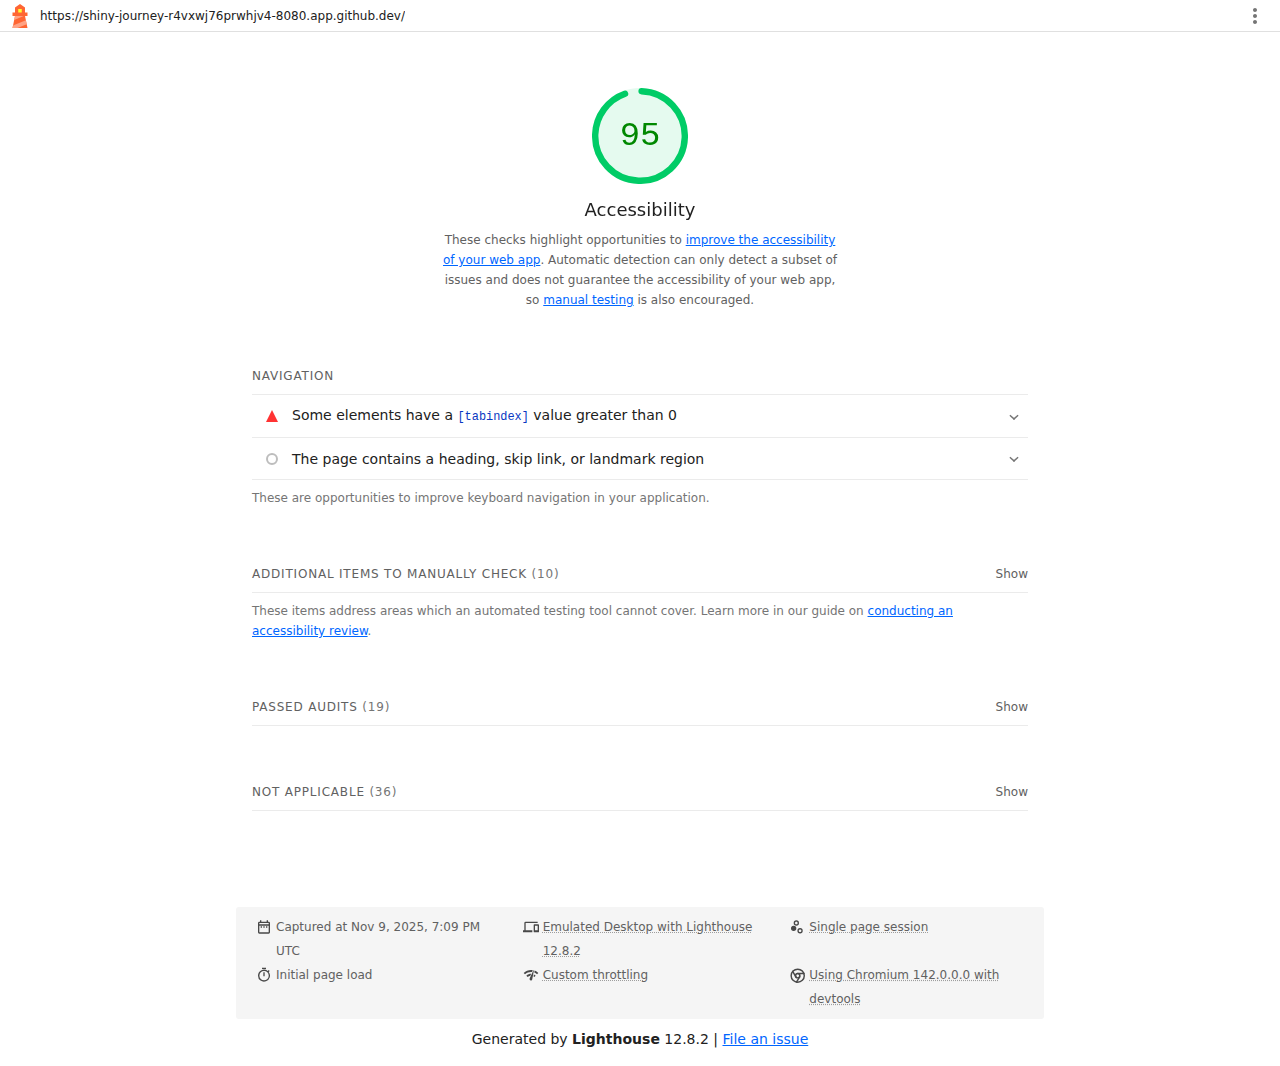
<file: lighthouse/014452a71f9456d0cb4ffa0d3a0ab563cd748cca.html>
<!--
@license
Copyright 2018 Google LLC
SPDX-License-Identifier: Apache-2.0
-->
<!doctype html>
<html lang="en">
<head>
  <meta charset="utf-8">
  <meta name="viewport" content="width=device-width, initial-scale=1, minimum-scale=1">
  <link rel="icon" href='data:image/svg+xml;utf8,<svg fill="none" xmlns="http://www.w3.org/2000/svg" viewBox="0 0 48 48"><path d="m14 7 10-7 10 7v10h5v7h-5l5 24H9l5-24H9v-7h5V7Z" fill="%23F63"/><path d="M31.561 24H14l-1.689 8.105L31.561 24ZM18.983 48H9l1.022-4.907L35.723 32.27l1.663 7.98L18.983 48Z" fill="%23FFA385"/><path fill="%23FF3" d="M20.5 10h7v7h-7z"/></svg>'>
  <title>Lighthouse Report</title>
  <style>body {margin: 0}</style>
</head>
<body>
  <noscript>Lighthouse report requires JavaScript. Please enable.</noscript>

  <div id="lh-log"></div>

  <script>window.__LIGHTHOUSE_JSON__ = {"lighthouseVersion":"12.8.2","requestedUrl":"https://shiny-journey-r4vxwj76prwhjv4-8080.app.github.dev/","mainDocumentUrl":"https://shiny-journey-r4vxwj76prwhjv4-8080.app.github.dev/","finalDisplayedUrl":"https://shiny-journey-r4vxwj76prwhjv4-8080.app.github.dev/","finalUrl":"https://shiny-journey-r4vxwj76prwhjv4-8080.app.github.dev/","fetchTime":"2025-11-09T19:09:56.756Z","gatherMode":"navigation","runWarnings":[],"userAgent":"Mozilla/5.0 (Macintosh; Intel Mac OS X 10_15_7) AppleWebKit/537.36 (KHTML, like Gecko) Chrome/142.0.0.0 Safari/537.36","environment":{"networkUserAgent":"Mozilla/5.0 (Macintosh; Intel Mac OS X 10_15_7) AppleWebKit/537.36 (KHTML, like Gecko) Chrome/136.0.0.0 Safari/537.36","hostUserAgent":"Mozilla/5.0 (Macintosh; Intel Mac OS X 10_15_7) AppleWebKit/537.36 (KHTML, like Gecko) Chrome/142.0.0.0 Safari/537.36","benchmarkIndex":2953,"credits":{"axe-core":"4.10.3"}},"audits":{"accesskeys":{"id":"accesskeys","title":"`[accesskey]` values are unique","description":"Access keys let users quickly focus a part of the page. For proper navigation, each access key must be unique. [Learn more about access keys](https://dequeuniversity.com/rules/axe/4.10/accesskeys).","score":null,"scoreDisplayMode":"notApplicable"},"aria-allowed-attr":{"id":"aria-allowed-attr","title":"`[aria-*]` attributes match their roles","description":"Each ARIA `role` supports a specific subset of `aria-*` attributes. Mismatching these invalidates the `aria-*` attributes. [Learn how to match ARIA attributes to their roles](https://dequeuniversity.com/rules/axe/4.10/aria-allowed-attr).","score":null,"scoreDisplayMode":"notApplicable"},"aria-allowed-role":{"id":"aria-allowed-role","title":"Uses ARIA roles only on compatible elements","description":"Many HTML elements can only be assigned certain ARIA roles. Using ARIA roles where they are not allowed can interfere with the accessibility of the web page. [Learn more about ARIA roles](https://dequeuniversity.com/rules/axe/4.10/aria-allowed-role).","score":1,"scoreDisplayMode":"binary","details":{"type":"table","headings":[{"key":"node","valueType":"node","subItemsHeading":{"key":"relatedNode","valueType":"node"},"label":"Failing Elements"}],"items":[]}},"aria-command-name":{"id":"aria-command-name","title":"`button`, `link`, and `menuitem` elements have accessible names","description":"When an element doesn't have an accessible name, screen readers announce it with a generic name, making it unusable for users who rely on screen readers. [Learn how to make command elements more accessible](https://dequeuniversity.com/rules/axe/4.10/aria-command-name).","score":null,"scoreDisplayMode":"notApplicable"},"aria-conditional-attr":{"id":"aria-conditional-attr","title":"ARIA attributes are used as specified for the element's role","description":"Some ARIA attributes are only allowed on an element under certain conditions. [Learn more about conditional ARIA attributes](https://dequeuniversity.com/rules/axe/4.10/aria-conditional-attr).","score":null,"scoreDisplayMode":"notApplicable"},"aria-deprecated-role":{"id":"aria-deprecated-role","title":"Deprecated ARIA roles were not used","description":"Deprecated ARIA roles may not be processed correctly by assistive technology. [Learn more about deprecated ARIA roles](https://dequeuniversity.com/rules/axe/4.10/aria-deprecated-role).","score":1,"scoreDisplayMode":"binary","details":{"type":"table","headings":[{"key":"node","valueType":"node","subItemsHeading":{"key":"relatedNode","valueType":"node"},"label":"Failing Elements"}],"items":[]}},"aria-dialog-name":{"id":"aria-dialog-name","title":"Elements with `role=\"dialog\"` or `role=\"alertdialog\"` have accessible names.","description":"ARIA dialog elements without accessible names may prevent screen readers users from discerning the purpose of these elements. [Learn how to make ARIA dialog elements more accessible](https://dequeuniversity.com/rules/axe/4.10/aria-dialog-name).","score":null,"scoreDisplayMode":"notApplicable"},"aria-hidden-body":{"id":"aria-hidden-body","title":"`[aria-hidden=\"true\"]` is not present on the document `\u003cbody>`","description":"Assistive technologies, like screen readers, work inconsistently when `aria-hidden=\"true\"` is set on the document `\u003cbody>`. [Learn how `aria-hidden` affects the document body](https://dequeuniversity.com/rules/axe/4.10/aria-hidden-body).","score":1,"scoreDisplayMode":"binary","details":{"type":"table","headings":[{"key":"node","valueType":"node","subItemsHeading":{"key":"relatedNode","valueType":"node"},"label":"Failing Elements"}],"items":[]}},"aria-hidden-focus":{"id":"aria-hidden-focus","title":"`[aria-hidden=\"true\"]` elements do not contain focusable descendents","description":"Focusable descendents within an `[aria-hidden=\"true\"]` element prevent those interactive elements from being available to users of assistive technologies like screen readers. [Learn how `aria-hidden` affects focusable elements](https://dequeuniversity.com/rules/axe/4.10/aria-hidden-focus).","score":null,"scoreDisplayMode":"notApplicable"},"aria-input-field-name":{"id":"aria-input-field-name","title":"ARIA input fields have accessible names","description":"When an input field doesn't have an accessible name, screen readers announce it with a generic name, making it unusable for users who rely on screen readers. [Learn more about input field labels](https://dequeuniversity.com/rules/axe/4.10/aria-input-field-name).","score":null,"scoreDisplayMode":"notApplicable"},"aria-meter-name":{"id":"aria-meter-name","title":"ARIA `meter` elements have accessible names","description":"When a meter element doesn't have an accessible name, screen readers announce it with a generic name, making it unusable for users who rely on screen readers. [Learn how to name `meter` elements](https://dequeuniversity.com/rules/axe/4.10/aria-meter-name).","score":null,"scoreDisplayMode":"notApplicable"},"aria-progressbar-name":{"id":"aria-progressbar-name","title":"ARIA `progressbar` elements have accessible names","description":"When a `progressbar` element doesn't have an accessible name, screen readers announce it with a generic name, making it unusable for users who rely on screen readers. [Learn how to label `progressbar` elements](https://dequeuniversity.com/rules/axe/4.10/aria-progressbar-name).","score":null,"scoreDisplayMode":"notApplicable"},"aria-prohibited-attr":{"id":"aria-prohibited-attr","title":"Elements use only permitted ARIA attributes","description":"Using ARIA attributes in roles where they are prohibited can mean that important information is not communicated to users of assistive technologies. [Learn more about prohibited ARIA roles](https://dequeuniversity.com/rules/axe/4.10/aria-prohibited-attr).","score":null,"scoreDisplayMode":"notApplicable"},"aria-required-attr":{"id":"aria-required-attr","title":"`[role]`s have all required `[aria-*]` attributes","description":"Some ARIA roles have required attributes that describe the state of the element to screen readers. [Learn more about roles and required attributes](https://dequeuniversity.com/rules/axe/4.10/aria-required-attr).","score":1,"scoreDisplayMode":"binary","details":{"type":"table","headings":[{"key":"node","valueType":"node","subItemsHeading":{"key":"relatedNode","valueType":"node"},"label":"Failing Elements"}],"items":[]}},"aria-required-children":{"id":"aria-required-children","title":"Elements with an ARIA `[role]` that require children to contain a specific `[role]` have all required children.","description":"Some ARIA parent roles must contain specific child roles to perform their intended accessibility functions. [Learn more about roles and required children elements](https://dequeuniversity.com/rules/axe/4.10/aria-required-children).","score":null,"scoreDisplayMode":"notApplicable"},"aria-required-parent":{"id":"aria-required-parent","title":"`[role]`s are contained by their required parent element","description":"Some ARIA child roles must be contained by specific parent roles to properly perform their intended accessibility functions. [Learn more about ARIA roles and required parent element](https://dequeuniversity.com/rules/axe/4.10/aria-required-parent).","score":null,"scoreDisplayMode":"notApplicable"},"aria-roles":{"id":"aria-roles","title":"`[role]` values are valid","description":"ARIA roles must have valid values in order to perform their intended accessibility functions. [Learn more about valid ARIA roles](https://dequeuniversity.com/rules/axe/4.10/aria-roles).","score":1,"scoreDisplayMode":"binary","details":{"type":"table","headings":[{"key":"node","valueType":"node","subItemsHeading":{"key":"relatedNode","valueType":"node"},"label":"Failing Elements"}],"items":[]}},"aria-text":{"id":"aria-text","title":"Elements with the `role=text` attribute do not have focusable descendents.","description":"Adding `role=text` around a text node split by markup enables VoiceOver to treat it as one phrase, but the element's focusable descendents will not be announced. [Learn more about the `role=text` attribute](https://dequeuniversity.com/rules/axe/4.10/aria-text).","score":null,"scoreDisplayMode":"notApplicable"},"aria-toggle-field-name":{"id":"aria-toggle-field-name","title":"ARIA toggle fields have accessible names","description":"When a toggle field doesn't have an accessible name, screen readers announce it with a generic name, making it unusable for users who rely on screen readers. [Learn more about toggle fields](https://dequeuniversity.com/rules/axe/4.10/aria-toggle-field-name).","score":null,"scoreDisplayMode":"notApplicable"},"aria-tooltip-name":{"id":"aria-tooltip-name","title":"ARIA `tooltip` elements have accessible names","description":"When a tooltip element doesn't have an accessible name, screen readers announce it with a generic name, making it unusable for users who rely on screen readers. [Learn how to name `tooltip` elements](https://dequeuniversity.com/rules/axe/4.10/aria-tooltip-name).","score":null,"scoreDisplayMode":"notApplicable"},"aria-treeitem-name":{"id":"aria-treeitem-name","title":"ARIA `treeitem` elements have accessible names","description":"When a `treeitem` element doesn't have an accessible name, screen readers announce it with a generic name, making it unusable for users who rely on screen readers. [Learn more about labeling `treeitem` elements](https://dequeuniversity.com/rules/axe/4.10/aria-treeitem-name).","score":null,"scoreDisplayMode":"notApplicable"},"aria-valid-attr-value":{"id":"aria-valid-attr-value","title":"`[aria-*]` attributes have valid values","description":"Assistive technologies, like screen readers, can't interpret ARIA attributes with invalid values. [Learn more about valid values for ARIA attributes](https://dequeuniversity.com/rules/axe/4.10/aria-valid-attr-value).","score":null,"scoreDisplayMode":"notApplicable"},"aria-valid-attr":{"id":"aria-valid-attr","title":"`[aria-*]` attributes are valid and not misspelled","description":"Assistive technologies, like screen readers, can't interpret ARIA attributes with invalid names. [Learn more about valid ARIA attributes](https://dequeuniversity.com/rules/axe/4.10/aria-valid-attr).","score":null,"scoreDisplayMode":"notApplicable"},"button-name":{"id":"button-name","title":"Buttons have an accessible name","description":"When a button doesn't have an accessible name, screen readers announce it as \"button\", making it unusable for users who rely on screen readers. [Learn how to make buttons more accessible](https://dequeuniversity.com/rules/axe/4.10/button-name).","score":1,"scoreDisplayMode":"binary","details":{"type":"table","headings":[{"key":"node","valueType":"node","subItemsHeading":{"key":"relatedNode","valueType":"node"},"label":"Failing Elements"}],"items":[]}},"bypass":{"id":"bypass","title":"The page contains a heading, skip link, or landmark region","description":"Adding ways to bypass repetitive content lets keyboard users navigate the page more efficiently. [Learn more about bypass blocks](https://dequeuniversity.com/rules/axe/4.10/bypass).","score":1,"scoreDisplayMode":"informative","details":{"type":"table","headings":[{"key":"node","valueType":"node","subItemsHeading":{"key":"relatedNode","valueType":"node"},"label":"Failing Elements"}],"items":[{"node":{"type":"node","lhId":"1-0-HTML","path":"1,HTML","selector":"html","boundingRect":{"top":0,"bottom":1052,"left":0,"right":1265,"width":1265,"height":1052},"snippet":"\u003chtml lang=\"en\">","nodeLabel":"html","explanation":"Fix any of the following:\n  No valid skip link found\n  Page does not have a heading\n  Page does not have a landmark region"}}],"debugData":{"type":"debugdata","impact":"serious","tags":["cat.keyboard","wcag2a","wcag241","section508","section508.22.o","TTv5","TT9.a","EN-301-549","EN-9.2.4.1"]}}},"color-contrast":{"id":"color-contrast","title":"Background and foreground colors have a sufficient contrast ratio","description":"Low-contrast text is difficult or impossible for many users to read. [Learn how to provide sufficient color contrast](https://dequeuniversity.com/rules/axe/4.10/color-contrast).","score":1,"scoreDisplayMode":"binary","details":{"type":"table","headings":[{"key":"node","valueType":"node","subItemsHeading":{"key":"relatedNode","valueType":"node"},"label":"Failing Elements"}],"items":[]}},"definition-list":{"id":"definition-list","title":"`\u003cdl>`'s contain only properly-ordered `\u003cdt>` and `\u003cdd>` groups, `\u003cscript>`, `\u003ctemplate>` or `\u003cdiv>` elements.","description":"When definition lists are not properly marked up, screen readers may produce confusing or inaccurate output. [Learn how to structure definition lists correctly](https://dequeuniversity.com/rules/axe/4.10/definition-list).","score":null,"scoreDisplayMode":"notApplicable"},"dlitem":{"id":"dlitem","title":"Definition list items are wrapped in `\u003cdl>` elements","description":"Definition list items (`\u003cdt>` and `\u003cdd>`) must be wrapped in a parent `\u003cdl>` element to ensure that screen readers can properly announce them. [Learn how to structure definition lists correctly](https://dequeuniversity.com/rules/axe/4.10/dlitem).","score":null,"scoreDisplayMode":"notApplicable"},"document-title":{"id":"document-title","title":"Document has a `\u003ctitle>` element","description":"The title gives screen reader users an overview of the page, and search engine users rely on it heavily to determine if a page is relevant to their search. [Learn more about document titles](https://dequeuniversity.com/rules/axe/4.10/document-title).","score":1,"scoreDisplayMode":"binary","details":{"type":"table","headings":[{"key":"node","valueType":"node","subItemsHeading":{"key":"relatedNode","valueType":"node"},"label":"Failing Elements"}],"items":[]}},"duplicate-id-aria":{"id":"duplicate-id-aria","title":"ARIA IDs are unique","description":"The value of an ARIA ID must be unique to prevent other instances from being overlooked by assistive technologies. [Learn how to fix duplicate ARIA IDs](https://dequeuniversity.com/rules/axe/4.10/duplicate-id-aria).","score":null,"scoreDisplayMode":"notApplicable"},"empty-heading":{"id":"empty-heading","title":"All heading elements contain content.","description":"A heading with no content or inaccessible text prevent screen reader users from accessing information on the page's structure. [Learn more about headings](https://dequeuniversity.com/rules/axe/4.10/empty-heading).","score":null,"scoreDisplayMode":"notApplicable"},"form-field-multiple-labels":{"id":"form-field-multiple-labels","title":"No form fields have multiple labels","description":"Form fields with multiple labels can be confusingly announced by assistive technologies like screen readers which use either the first, the last, or all of the labels. [Learn how to use form labels](https://dequeuniversity.com/rules/axe/4.10/form-field-multiple-labels).","score":null,"scoreDisplayMode":"notApplicable"},"frame-title":{"id":"frame-title","title":"`\u003cframe>` or `\u003ciframe>` elements have a title","description":"Screen reader users rely on frame titles to describe the contents of frames. [Learn more about frame titles](https://dequeuniversity.com/rules/axe/4.10/frame-title).","score":null,"scoreDisplayMode":"notApplicable"},"heading-order":{"id":"heading-order","title":"Heading elements appear in a sequentially-descending order","description":"Properly ordered headings that do not skip levels convey the semantic structure of the page, making it easier to navigate and understand when using assistive technologies. [Learn more about heading order](https://dequeuniversity.com/rules/axe/4.10/heading-order).","score":null,"scoreDisplayMode":"notApplicable"},"html-has-lang":{"id":"html-has-lang","title":"`\u003chtml>` element has a `[lang]` attribute","description":"If a page doesn't specify a `lang` attribute, a screen reader assumes that the page is in the default language that the user chose when setting up the screen reader. If the page isn't actually in the default language, then the screen reader might not announce the page's text correctly. [Learn more about the `lang` attribute](https://dequeuniversity.com/rules/axe/4.10/html-has-lang).","score":1,"scoreDisplayMode":"binary","details":{"type":"table","headings":[{"key":"node","valueType":"node","subItemsHeading":{"key":"relatedNode","valueType":"node"},"label":"Failing Elements"}],"items":[]}},"html-lang-valid":{"id":"html-lang-valid","title":"`\u003chtml>` element has a valid value for its `[lang]` attribute","description":"Specifying a valid [BCP 47 language](https://www.w3.org/International/questions/qa-choosing-language-tags#question) helps screen readers announce text properly. [Learn how to use the `lang` attribute](https://dequeuniversity.com/rules/axe/4.10/html-lang-valid).","score":1,"scoreDisplayMode":"binary","details":{"type":"table","headings":[{"key":"node","valueType":"node","subItemsHeading":{"key":"relatedNode","valueType":"node"},"label":"Failing Elements"}],"items":[]}},"html-xml-lang-mismatch":{"id":"html-xml-lang-mismatch","title":"`\u003chtml>` element has an `[xml:lang]` attribute with the same base language as the `[lang]` attribute.","description":"If the webpage does not specify a consistent language, then the screen reader might not announce the page's text correctly. [Learn more about the `lang` attribute](https://dequeuniversity.com/rules/axe/4.10/html-xml-lang-mismatch).","score":null,"scoreDisplayMode":"notApplicable"},"identical-links-same-purpose":{"id":"identical-links-same-purpose","title":"Identical links have the same purpose.","description":"Links with the same destination should have the same description, to help users understand the link's purpose and decide whether to follow it. [Learn more about identical links](https://dequeuniversity.com/rules/axe/4.10/identical-links-same-purpose).","score":null,"scoreDisplayMode":"notApplicable"},"image-alt":{"id":"image-alt","title":"Image elements have `[alt]` attributes","description":"Informative elements should aim for short, descriptive alternate text. Decorative elements can be ignored with an empty alt attribute. [Learn more about the `alt` attribute](https://dequeuniversity.com/rules/axe/4.10/image-alt).","score":1,"scoreDisplayMode":"binary","details":{"type":"table","headings":[{"key":"node","valueType":"node","subItemsHeading":{"key":"relatedNode","valueType":"node"},"label":"Failing Elements"}],"items":[]}},"image-redundant-alt":{"id":"image-redundant-alt","title":"Image elements do not have `[alt]` attributes that are redundant text.","description":"Informative elements should aim for short, descriptive alternative text. Alternative text that is exactly the same as the text adjacent to the link or image is potentially confusing for screen reader users, because the text will be read twice. [Learn more about the `alt` attribute](https://dequeuniversity.com/rules/axe/4.10/image-redundant-alt).","score":1,"scoreDisplayMode":"binary","details":{"type":"table","headings":[{"key":"node","valueType":"node","subItemsHeading":{"key":"relatedNode","valueType":"node"},"label":"Failing Elements"}],"items":[]}},"input-button-name":{"id":"input-button-name","title":"Input buttons have discernible text.","description":"Adding discernable and accessible text to input buttons may help screen reader users understand the purpose of the input button. [Learn more about input buttons](https://dequeuniversity.com/rules/axe/4.10/input-button-name).","score":null,"scoreDisplayMode":"notApplicable"},"input-image-alt":{"id":"input-image-alt","title":"`\u003cinput type=\"image\">` elements have `[alt]` text","description":"When an image is being used as an `\u003cinput>` button, providing alternative text can help screen reader users understand the purpose of the button. [Learn about input image alt text](https://dequeuniversity.com/rules/axe/4.10/input-image-alt).","score":null,"scoreDisplayMode":"notApplicable"},"label-content-name-mismatch":{"id":"label-content-name-mismatch","title":"Elements with visible text labels have matching accessible names.","description":"Visible text labels that do not match the accessible name can result in a confusing experience for screen reader users. [Learn more about accessible names](https://dequeuniversity.com/rules/axe/4.10/label-content-name-mismatch).","score":null,"scoreDisplayMode":"notApplicable"},"label":{"id":"label","title":"Form elements have associated labels","description":"Labels ensure that form controls are announced properly by assistive technologies, like screen readers. [Learn more about form element labels](https://dequeuniversity.com/rules/axe/4.10/label).","score":1,"scoreDisplayMode":"binary","details":{"type":"table","headings":[{"key":"node","valueType":"node","subItemsHeading":{"key":"relatedNode","valueType":"node"},"label":"Failing Elements"}],"items":[]}},"landmark-one-main":{"id":"landmark-one-main","title":"Document has a main landmark.","description":"One main landmark helps screen reader users navigate a web page. [Learn more about landmarks](https://dequeuniversity.com/rules/axe/4.10/landmark-one-main).","score":1,"scoreDisplayMode":"informative","details":{"type":"table","headings":[{"key":"node","valueType":"node","subItemsHeading":{"key":"relatedNode","valueType":"node"},"label":"Failing Elements"}],"items":[{"node":{"type":"node","lhId":"1-0-HTML","path":"1,HTML","selector":"html","boundingRect":{"top":0,"bottom":1052,"left":0,"right":1265,"width":1265,"height":1052},"snippet":"\u003chtml lang=\"en\">","nodeLabel":"html","explanation":"Fix all of the following:\n  Document does not have a main landmark"}}],"debugData":{"type":"debugdata","impact":"moderate","tags":["cat.semantics","best-practice"]}}},"link-name":{"id":"link-name","title":"Links have a discernible name","description":"Link text (and alternate text for images, when used as links) that is discernible, unique, and focusable improves the navigation experience for screen reader users. [Learn how to make links accessible](https://dequeuniversity.com/rules/axe/4.10/link-name).","score":1,"scoreDisplayMode":"binary","details":{"type":"table","headings":[{"key":"node","valueType":"node","subItemsHeading":{"key":"relatedNode","valueType":"node"},"label":"Failing Elements"}],"items":[]}},"link-in-text-block":{"id":"link-in-text-block","title":"Links are distinguishable without relying on color.","description":"Low-contrast text is difficult or impossible for many users to read. Link text that is discernible improves the experience for users with low vision. [Learn how to make links distinguishable](https://dequeuniversity.com/rules/axe/4.10/link-in-text-block).","score":1,"scoreDisplayMode":"binary","details":{"type":"table","headings":[{"key":"node","valueType":"node","subItemsHeading":{"key":"relatedNode","valueType":"node"},"label":"Failing Elements"}],"items":[]}},"list":{"id":"list","title":"Lists contain only `\u003cli>` elements and script supporting elements (`\u003cscript>` and `\u003ctemplate>`).","description":"Screen readers have a specific way of announcing lists. Ensuring proper list structure aids screen reader output. [Learn more about proper list structure](https://dequeuniversity.com/rules/axe/4.10/list).","score":1,"scoreDisplayMode":"binary","details":{"type":"table","headings":[{"key":"node","valueType":"node","subItemsHeading":{"key":"relatedNode","valueType":"node"},"label":"Failing Elements"}],"items":[]}},"listitem":{"id":"listitem","title":"List items (`\u003cli>`) are contained within `\u003cul>`, `\u003col>` or `\u003cmenu>` parent elements","description":"Screen readers require list items (`\u003cli>`) to be contained within a parent `\u003cul>`, `\u003col>` or `\u003cmenu>` to be announced properly. [Learn more about proper list structure](https://dequeuniversity.com/rules/axe/4.10/listitem).","score":1,"scoreDisplayMode":"binary","details":{"type":"table","headings":[{"key":"node","valueType":"node","subItemsHeading":{"key":"relatedNode","valueType":"node"},"label":"Failing Elements"}],"items":[]}},"meta-refresh":{"id":"meta-refresh","title":"The document does not use `\u003cmeta http-equiv=\"refresh\">`","description":"Users do not expect a page to refresh automatically, and doing so will move focus back to the top of the page. This may create a frustrating or confusing experience. [Learn more about the refresh meta tag](https://dequeuniversity.com/rules/axe/4.10/meta-refresh).","score":null,"scoreDisplayMode":"notApplicable"},"meta-viewport":{"id":"meta-viewport","title":"`[user-scalable=\"no\"]` is not used in the `\u003cmeta name=\"viewport\">` element and the `[maximum-scale]` attribute is not less than 5.","description":"Disabling zooming is problematic for users with low vision who rely on screen magnification to properly see the contents of a web page. [Learn more about the viewport meta tag](https://dequeuniversity.com/rules/axe/4.10/meta-viewport).","score":1,"scoreDisplayMode":"binary","details":{"type":"table","headings":[{"key":"node","valueType":"node","subItemsHeading":{"key":"relatedNode","valueType":"node"},"label":"Failing Elements"}],"items":[]}},"object-alt":{"id":"object-alt","title":"`\u003cobject>` elements have alternate text","description":"Screen readers cannot translate non-text content. Adding alternate text to `\u003cobject>` elements helps screen readers convey meaning to users. [Learn more about alt text for `object` elements](https://dequeuniversity.com/rules/axe/4.10/object-alt).","score":null,"scoreDisplayMode":"notApplicable"},"select-name":{"id":"select-name","title":"Select elements have associated label elements.","description":"Form elements without effective labels can create frustrating experiences for screen reader users. [Learn more about the `select` element](https://dequeuniversity.com/rules/axe/4.10/select-name).","score":null,"scoreDisplayMode":"notApplicable"},"skip-link":{"id":"skip-link","title":"Skip links are focusable.","description":"Including a skip link can help users skip to the main content to save time. [Learn more about skip links](https://dequeuniversity.com/rules/axe/4.10/skip-link).","score":null,"scoreDisplayMode":"notApplicable"},"tabindex":{"id":"tabindex","title":"Some elements have a `[tabindex]` value greater than 0","description":"A value greater than 0 implies an explicit navigation ordering. Although technically valid, this often creates frustrating experiences for users who rely on assistive technologies. [Learn more about the `tabindex` attribute](https://dequeuniversity.com/rules/axe/4.10/tabindex).","score":0,"scoreDisplayMode":"binary","details":{"type":"table","headings":[{"key":"node","valueType":"node","subItemsHeading":{"key":"relatedNode","valueType":"node"},"label":"Failing Elements"}],"items":[{"node":{"type":"node","lhId":"1-1-BUTTON","path":"1,HTML,1,BODY,2,DIV,0,DIV,0,DIV,9,FORM,0,DIV,1,BUTTON","selector":"div.section-left > form > div.form-group > button","boundingRect":{"top":855,"bottom":907,"left":414,"right":515,"width":101,"height":52},"snippet":"\u003cbutton type=\"submit\" tabindex=\"1\">","nodeLabel":"Subscribe","explanation":"Fix any of the following:\n  Element has a tabindex greater than 0"}}],"debugData":{"type":"debugdata","impact":"serious","tags":["cat.keyboard","best-practice"]}}},"table-duplicate-name":{"id":"table-duplicate-name","title":"Tables have different content in the summary attribute and `\u003ccaption>`.","description":"The summary attribute should describe the table structure, while `\u003ccaption>` should have the onscreen title. Accurate table mark-up helps users of screen readers. [Learn more about summary and caption](https://dequeuniversity.com/rules/axe/4.10/table-duplicate-name).","score":null,"scoreDisplayMode":"notApplicable"},"table-fake-caption":{"id":"table-fake-caption","title":"Tables use `\u003ccaption>` instead of cells with the `[colspan]` attribute to indicate a caption.","description":"Screen readers have features to make navigating tables easier. Ensuring that tables use the actual caption element instead of cells with the `[colspan]` attribute may improve the experience for screen reader users. [Learn more about captions](https://dequeuniversity.com/rules/axe/4.10/table-fake-caption).","score":null,"scoreDisplayMode":"notApplicable"},"target-size":{"id":"target-size","title":"Touch targets have sufficient size and spacing.","description":"Touch targets with sufficient size and spacing help users who may have difficulty targeting small controls to activate the targets. [Learn more about touch targets](https://dequeuniversity.com/rules/axe/4.10/target-size).","score":1,"scoreDisplayMode":"binary","details":{"type":"table","headings":[{"key":"node","valueType":"node","subItemsHeading":{"key":"relatedNode","valueType":"node"},"label":"Failing Elements"}],"items":[]}},"td-has-header":{"id":"td-has-header","title":"`\u003ctd>` elements in a large `\u003ctable>` have one or more table headers.","description":"Screen readers have features to make navigating tables easier. Ensuring that `\u003ctd>` elements in a large table (3 or more cells in width and height) have an associated table header may improve the experience for screen reader users. [Learn more about table headers](https://dequeuniversity.com/rules/axe/4.10/td-has-header).","score":null,"scoreDisplayMode":"notApplicable"},"td-headers-attr":{"id":"td-headers-attr","title":"Cells in a `\u003ctable>` element that use the `[headers]` attribute refer to table cells within the same table.","description":"Screen readers have features to make navigating tables easier. Ensuring `\u003ctd>` cells using the `[headers]` attribute only refer to other cells in the same table may improve the experience for screen reader users. [Learn more about the `headers` attribute](https://dequeuniversity.com/rules/axe/4.10/td-headers-attr).","score":null,"scoreDisplayMode":"notApplicable"},"th-has-data-cells":{"id":"th-has-data-cells","title":"`\u003cth>` elements and elements with `[role=\"columnheader\"/\"rowheader\"]` have data cells they describe.","description":"Screen readers have features to make navigating tables easier. Ensuring table headers always refer to some set of cells may improve the experience for screen reader users. [Learn more about table headers](https://dequeuniversity.com/rules/axe/4.10/th-has-data-cells).","score":null,"scoreDisplayMode":"notApplicable"},"valid-lang":{"id":"valid-lang","title":"`[lang]` attributes have a valid value","description":"Specifying a valid [BCP 47 language](https://www.w3.org/International/questions/qa-choosing-language-tags#question) on elements helps ensure that text is pronounced correctly by a screen reader. [Learn how to use the `lang` attribute](https://dequeuniversity.com/rules/axe/4.10/valid-lang).","score":null,"scoreDisplayMode":"notApplicable"},"video-caption":{"id":"video-caption","title":"`\u003cvideo>` elements contain a `\u003ctrack>` element with `[kind=\"captions\"]`","description":"When a video provides a caption it is easier for deaf and hearing impaired users to access its information. [Learn more about video captions](https://dequeuniversity.com/rules/axe/4.10/video-caption).","score":null,"scoreDisplayMode":"notApplicable"},"custom-controls-labels":{"id":"custom-controls-labels","title":"Custom controls have associated labels","description":"Custom interactive controls have associated labels, provided by aria-label or aria-labelledby. [Learn more about custom controls and labels](https://developer.chrome.com/docs/lighthouse/accessibility/custom-controls-labels/).","score":null,"scoreDisplayMode":"manual"},"custom-controls-roles":{"id":"custom-controls-roles","title":"Custom controls have ARIA roles","description":"Custom interactive controls have appropriate ARIA roles. [Learn how to add roles to custom controls](https://developer.chrome.com/docs/lighthouse/accessibility/custom-control-roles/).","score":null,"scoreDisplayMode":"manual"},"focus-traps":{"id":"focus-traps","title":"User focus is not accidentally trapped in a region","description":"A user can tab into and out of any control or region without accidentally trapping their focus. [Learn how to avoid focus traps](https://developer.chrome.com/docs/lighthouse/accessibility/focus-traps/).","score":null,"scoreDisplayMode":"manual"},"focusable-controls":{"id":"focusable-controls","title":"Interactive controls are keyboard focusable","description":"Custom interactive controls are keyboard focusable and display a focus indicator. [Learn how to make custom controls focusable](https://developer.chrome.com/docs/lighthouse/accessibility/focusable-controls/).","score":null,"scoreDisplayMode":"manual"},"interactive-element-affordance":{"id":"interactive-element-affordance","title":"Interactive elements indicate their purpose and state","description":"Interactive elements, such as links and buttons, should indicate their state and be distinguishable from non-interactive elements. [Learn how to decorate interactive elements with affordance hints](https://developer.chrome.com/docs/lighthouse/accessibility/interactive-element-affordance/).","score":null,"scoreDisplayMode":"manual"},"logical-tab-order":{"id":"logical-tab-order","title":"The page has a logical tab order","description":"Tabbing through the page follows the visual layout. Users cannot focus elements that are offscreen. [Learn more about logical tab ordering](https://developer.chrome.com/docs/lighthouse/accessibility/logical-tab-order/).","score":null,"scoreDisplayMode":"manual"},"managed-focus":{"id":"managed-focus","title":"The user's focus is directed to new content added to the page","description":"If new content, such as a dialog, is added to the page, the user's focus is directed to it. [Learn how to direct focus to new content](https://developer.chrome.com/docs/lighthouse/accessibility/managed-focus/).","score":null,"scoreDisplayMode":"manual"},"offscreen-content-hidden":{"id":"offscreen-content-hidden","title":"Offscreen content is hidden from assistive technology","description":"Offscreen content is hidden with display: none or aria-hidden=true. [Learn how to properly hide offscreen content](https://developer.chrome.com/docs/lighthouse/accessibility/offscreen-content-hidden/).","score":null,"scoreDisplayMode":"manual"},"use-landmarks":{"id":"use-landmarks","title":"HTML5 landmark elements are used to improve navigation","description":"Landmark elements (`\u003cmain>`, `\u003cnav>`, etc.) are used to improve the keyboard navigation of the page for assistive technology. [Learn more about landmark elements](https://developer.chrome.com/docs/lighthouse/accessibility/use-landmarks/).","score":null,"scoreDisplayMode":"manual"},"visual-order-follows-dom":{"id":"visual-order-follows-dom","title":"Visual order on the page follows DOM order","description":"DOM order matches the visual order, improving navigation for assistive technology. [Learn more about DOM and visual ordering](https://developer.chrome.com/docs/lighthouse/accessibility/visual-order-follows-dom/).","score":null,"scoreDisplayMode":"manual"}},"configSettings":{"output":"json","maxWaitForFcp":30000,"maxWaitForLoad":45000,"pauseAfterFcpMs":1000,"pauseAfterLoadMs":1000,"networkQuietThresholdMs":1000,"cpuQuietThresholdMs":1000,"formFactor":"desktop","throttling":{"rttMs":40,"throughputKbps":10240,"requestLatencyMs":0,"downloadThroughputKbps":0,"uploadThroughputKbps":0,"cpuSlowdownMultiplier":1},"throttlingMethod":"simulate","screenEmulation":{"mobile":true,"width":412,"height":823,"deviceScaleFactor":1.75,"disabled":true},"emulatedUserAgent":"Mozilla/5.0 (Macintosh; Intel Mac OS X 10_15_7) AppleWebKit/537.36 (KHTML, like Gecko) Chrome/136.0.0.0 Safari/537.36","auditMode":false,"gatherMode":false,"clearStorageTypes":["file_systems","shader_cache","service_workers","cache_storage"],"disableStorageReset":false,"debugNavigation":false,"channel":"devtools","usePassiveGathering":false,"disableFullPageScreenshot":false,"skipAboutBlank":false,"blankPage":"about:blank","ignoreStatusCode":true,"locale":"en-US","blockedUrlPatterns":null,"additionalTraceCategories":"","extraHeaders":null,"precomputedLanternData":null,"onlyAudits":null,"onlyCategories":["accessibility"],"skipAudits":null},"categories":{"accessibility":{"title":"Accessibility","description":"These checks highlight opportunities to [improve the accessibility of your web app](https://developer.chrome.com/docs/lighthouse/accessibility/). Automatic detection can only detect a subset of issues and does not guarantee the accessibility of your web app, so [manual testing](https://web.dev/articles/how-to-review) is also encouraged.","manualDescription":"These items address areas which an automated testing tool cannot cover. Learn more in our guide on [conducting an accessibility review](https://web.dev/articles/how-to-review).","supportedModes":["navigation","snapshot"],"auditRefs":[{"id":"accesskeys","weight":0,"group":"a11y-navigation"},{"id":"aria-allowed-attr","weight":0,"group":"a11y-aria"},{"id":"aria-allowed-role","weight":1,"group":"a11y-aria"},{"id":"aria-command-name","weight":0,"group":"a11y-aria"},{"id":"aria-conditional-attr","weight":0,"group":"a11y-aria"},{"id":"aria-deprecated-role","weight":1,"group":"a11y-aria"},{"id":"aria-dialog-name","weight":0,"group":"a11y-aria"},{"id":"aria-hidden-body","weight":10,"group":"a11y-aria"},{"id":"aria-hidden-focus","weight":0,"group":"a11y-aria"},{"id":"aria-input-field-name","weight":0,"group":"a11y-aria"},{"id":"aria-meter-name","weight":0,"group":"a11y-aria"},{"id":"aria-progressbar-name","weight":0,"group":"a11y-aria"},{"id":"aria-prohibited-attr","weight":0,"group":"a11y-aria"},{"id":"aria-required-attr","weight":10,"group":"a11y-aria"},{"id":"aria-required-children","weight":0,"group":"a11y-aria"},{"id":"aria-required-parent","weight":0,"group":"a11y-aria"},{"id":"aria-roles","weight":7,"group":"a11y-aria"},{"id":"aria-text","weight":0,"group":"a11y-aria"},{"id":"aria-toggle-field-name","weight":0,"group":"a11y-aria"},{"id":"aria-tooltip-name","weight":0,"group":"a11y-aria"},{"id":"aria-treeitem-name","weight":0,"group":"a11y-aria"},{"id":"aria-valid-attr-value","weight":0,"group":"a11y-aria"},{"id":"aria-valid-attr","weight":0,"group":"a11y-aria"},{"id":"button-name","weight":10,"group":"a11y-names-labels"},{"id":"bypass","weight":0,"group":"a11y-navigation"},{"id":"color-contrast","weight":7,"group":"a11y-color-contrast"},{"id":"definition-list","weight":0,"group":"a11y-tables-lists"},{"id":"dlitem","weight":0,"group":"a11y-tables-lists"},{"id":"document-title","weight":7,"group":"a11y-names-labels"},{"id":"duplicate-id-aria","weight":0,"group":"a11y-aria"},{"id":"form-field-multiple-labels","weight":0,"group":"a11y-names-labels"},{"id":"frame-title","weight":0,"group":"a11y-names-labels"},{"id":"heading-order","weight":0,"group":"a11y-navigation"},{"id":"html-has-lang","weight":7,"group":"a11y-language"},{"id":"html-lang-valid","weight":7,"group":"a11y-language"},{"id":"html-xml-lang-mismatch","weight":0,"group":"a11y-language"},{"id":"image-alt","weight":10,"group":"a11y-names-labels"},{"id":"image-redundant-alt","weight":1,"group":"a11y-names-labels"},{"id":"input-button-name","weight":0,"group":"a11y-names-labels"},{"id":"input-image-alt","weight":0,"group":"a11y-names-labels"},{"id":"label","weight":7,"group":"a11y-names-labels"},{"id":"link-in-text-block","weight":7,"group":"a11y-color-contrast"},{"id":"link-name","weight":7,"group":"a11y-names-labels"},{"id":"list","weight":7,"group":"a11y-tables-lists"},{"id":"listitem","weight":7,"group":"a11y-tables-lists"},{"id":"meta-refresh","weight":0,"group":"a11y-best-practices"},{"id":"meta-viewport","weight":10,"group":"a11y-best-practices"},{"id":"object-alt","weight":0,"group":"a11y-names-labels"},{"id":"select-name","weight":0,"group":"a11y-names-labels"},{"id":"skip-link","weight":0,"group":"a11y-names-labels"},{"id":"tabindex","weight":7,"group":"a11y-navigation"},{"id":"table-duplicate-name","weight":0,"group":"a11y-tables-lists"},{"id":"target-size","weight":7,"group":"a11y-best-practices"},{"id":"td-headers-attr","weight":0,"group":"a11y-tables-lists"},{"id":"th-has-data-cells","weight":0,"group":"a11y-tables-lists"},{"id":"valid-lang","weight":0,"group":"a11y-language"},{"id":"video-caption","weight":0,"group":"a11y-audio-video"},{"id":"focusable-controls","weight":0},{"id":"interactive-element-affordance","weight":0},{"id":"logical-tab-order","weight":0},{"id":"visual-order-follows-dom","weight":0},{"id":"focus-traps","weight":0},{"id":"managed-focus","weight":0},{"id":"use-landmarks","weight":0},{"id":"offscreen-content-hidden","weight":0},{"id":"custom-controls-labels","weight":0},{"id":"custom-controls-roles","weight":0},{"id":"empty-heading","weight":0,"group":"hidden"},{"id":"identical-links-same-purpose","weight":0,"group":"hidden"},{"id":"landmark-one-main","weight":0,"group":"hidden"},{"id":"label-content-name-mismatch","weight":0,"group":"hidden"},{"id":"table-fake-caption","weight":0,"group":"hidden"},{"id":"td-has-header","weight":0,"group":"hidden"}],"id":"accessibility","score":0.95}},"categoryGroups":{"metrics":{"title":"Metrics"},"insights":{"title":"Insights","description":"These insights are also available in the Chrome DevTools Performance Panel - [record a trace](https://developer.chrome.com/docs/devtools/performance/reference) to view more detailed information."},"diagnostics":{"title":"Diagnostics","description":"More information about the performance of your application. These numbers don't [directly affect](https://developer.chrome.com/docs/lighthouse/performance/performance-scoring/) the Performance score."},"a11y-best-practices":{"title":"Best practices","description":"These items highlight common accessibility best practices."},"a11y-color-contrast":{"title":"Contrast","description":"These are opportunities to improve the legibility of your content."},"a11y-names-labels":{"title":"Names and labels","description":"These are opportunities to improve the semantics of the controls in your application. This may enhance the experience for users of assistive technology, like a screen reader."},"a11y-navigation":{"title":"Navigation","description":"These are opportunities to improve keyboard navigation in your application."},"a11y-aria":{"title":"ARIA","description":"These are opportunities to improve the usage of ARIA in your application which may enhance the experience for users of assistive technology, like a screen reader."},"a11y-language":{"title":"Internationalization and localization","description":"These are opportunities to improve the interpretation of your content by users in different locales."},"a11y-audio-video":{"title":"Audio and video","description":"These are opportunities to provide alternative content for audio and video. This may improve the experience for users with hearing or vision impairments."},"a11y-tables-lists":{"title":"Tables and lists","description":"These are opportunities to improve the experience of reading tabular or list data using assistive technology, like a screen reader."},"seo-mobile":{"title":"Mobile Friendly","description":"Make sure your pages are mobile friendly so users don’t have to pinch or zoom in order to read the content pages. [Learn how to make pages mobile-friendly](https://developers.google.com/search/mobile-sites/)."},"seo-content":{"title":"Content Best Practices","description":"Format your HTML in a way that enables crawlers to better understand your app’s content."},"seo-crawl":{"title":"Crawling and Indexing","description":"To appear in search results, crawlers need access to your app."},"best-practices-trust-safety":{"title":"Trust and Safety"},"best-practices-ux":{"title":"User Experience"},"best-practices-browser-compat":{"title":"Browser Compatibility"},"best-practices-general":{"title":"General"},"hidden":{"title":""}},"stackPacks":[],"entities":[{"name":"github.dev","origins":["https://shiny-journey-r4vxwj76prwhjv4-8080.app.github.dev"],"isFirstParty":true,"isUnrecognized":true},{"name":"wikimedia.org","origins":["https://upload.wikimedia.org"],"isUnrecognized":true},{"name":"Google Fonts","homepage":"https://fonts.google.com/","origins":["https://fonts.googleapis.com","https://fonts.gstatic.com"],"category":"cdn"},{"name":"NaturalReader - AI Text to Speech","homepage":"https://chromewebstore.google.com/detail/kohfgcgbkjodfcfkcackpagifgbcmimk","origins":["chrome-extension://kohfgcgbkjodfcfkcackpagifgbcmimk"],"category":"Chrome Extension"}],"fullPageScreenshot":{"screenshot":{"data":"[data-uri]","width":1265,"height":1951},"nodes":{"1-0-HTML":{"id":"","top":0,"bottom":2389,"left":0,"right":1265,"width":1265,"height":2389},"1-1-BUTTON":{"id":"","top":855,"bottom":907,"left":414,"right":515,"width":101,"height":52}}},"timing":{"entries":[{"startTime":158,"name":"lh:config","duration":208.5,"entryType":"measure"},{"startTime":159,"name":"lh:config:resolveArtifactsToDefns","duration":1.2,"entryType":"measure"},{"startTime":366.8,"name":"lh:runner:gather","duration":5985.9,"entryType":"measure"},{"startTime":367,"name":"lh:driver:connect","duration":9.4,"entryType":"measure"},{"startTime":376.5,"name":"lh:driver:navigate","duration":6.8,"entryType":"measure"},{"startTime":383.6,"name":"lh:gather:getBenchmarkIndex","duration":1009.7,"entryType":"measure"},{"startTime":1393.5,"name":"lh:gather:getVersion","duration":3.3,"entryType":"measure"},{"startTime":1396.9,"name":"lh:gather:getDevicePixelRatio","duration":2.6,"entryType":"measure"},{"startTime":1399.6,"name":"lh:prepare:navigationMode","duration":25.5,"entryType":"measure"},{"startTime":1403,"name":"lh:storage:clearDataForOrigin","duration":8.3,"entryType":"measure"},{"startTime":1411.4,"name":"lh:storage:clearBrowserCaches","duration":12.5,"entryType":"measure"},{"startTime":1424.3,"name":"lh:gather:prepareThrottlingAndNetwork","duration":0.8,"entryType":"measure"},{"startTime":1431.7,"name":"lh:driver:navigate","duration":3560.3,"entryType":"measure"},{"startTime":4994.4,"name":"lh:computed:NetworkRecords","duration":0.6,"entryType":"measure"},{"startTime":4995.3,"name":"lh:gather:getArtifact:DevtoolsLog","duration":0.1,"entryType":"measure"},{"startTime":4995.4,"name":"lh:gather:getArtifact:Accessibility","duration":163.8,"entryType":"measure"},{"startTime":5159.3,"name":"lh:gather:getArtifact:NetworkUserAgent","duration":0.2,"entryType":"measure"},{"startTime":5159.5,"name":"lh:gather:collectStacks","duration":6.1,"entryType":"measure"},{"startTime":5159.5,"name":"lh:gather:getArtifact:Stacks","duration":6.1,"entryType":"measure"},{"startTime":5165.6,"name":"lh:gather:getArtifact:FullPageScreenshot","duration":1186,"entryType":"measure"},{"startTime":6352.8,"name":"lh:runner:audit","duration":141.9,"entryType":"measure"},{"startTime":6352.9,"name":"lh:runner:auditing","duration":141.6,"entryType":"measure"},{"startTime":6353.7,"name":"lh:audit:accesskeys","duration":1.1,"entryType":"measure"},{"startTime":6355,"name":"lh:audit:aria-allowed-attr","duration":0.9,"entryType":"measure"},{"startTime":6356.1,"name":"lh:audit:aria-allowed-role","duration":3.9,"entryType":"measure"},{"startTime":6360.2,"name":"lh:audit:aria-command-name","duration":1.1,"entryType":"measure"},{"startTime":6361.5,"name":"lh:audit:aria-conditional-attr","duration":1,"entryType":"measure"},{"startTime":6362.7,"name":"lh:audit:aria-deprecated-role","duration":3.3,"entryType":"measure"},{"startTime":6366.3,"name":"lh:audit:aria-dialog-name","duration":0.9,"entryType":"measure"},{"startTime":6367.3,"name":"lh:audit:aria-hidden-body","duration":2.6,"entryType":"measure"},{"startTime":6370,"name":"lh:audit:aria-hidden-focus","duration":0.9,"entryType":"measure"},{"startTime":6371.1,"name":"lh:audit:aria-input-field-name","duration":0.9,"entryType":"measure"},{"startTime":6372.2,"name":"lh:audit:aria-meter-name","duration":0.9,"entryType":"measure"},{"startTime":6373.2,"name":"lh:audit:aria-progressbar-name","duration":1,"entryType":"measure"},{"startTime":6374.4,"name":"lh:audit:aria-prohibited-attr","duration":1,"entryType":"measure"},{"startTime":6375.5,"name":"lh:audit:aria-required-attr","duration":2.5,"entryType":"measure"},{"startTime":6378.1,"name":"lh:audit:aria-required-children","duration":1.1,"entryType":"measure"},{"startTime":6379.4,"name":"lh:audit:aria-required-parent","duration":1.1,"entryType":"measure"},{"startTime":6380.6,"name":"lh:audit:aria-roles","duration":2.5,"entryType":"measure"},{"startTime":6383.2,"name":"lh:audit:aria-text","duration":1.3,"entryType":"measure"},{"startTime":6384.7,"name":"lh:audit:aria-toggle-field-name","duration":1.1,"entryType":"measure"},{"startTime":6386,"name":"lh:audit:aria-tooltip-name","duration":1.3,"entryType":"measure"},{"startTime":6387.4,"name":"lh:audit:aria-treeitem-name","duration":1.4,"entryType":"measure"},{"startTime":6388.9,"name":"lh:audit:aria-valid-attr-value","duration":1.3,"entryType":"measure"},{"startTime":6390.4,"name":"lh:audit:aria-valid-attr","duration":1.4,"entryType":"measure"},{"startTime":6391.9,"name":"lh:audit:button-name","duration":2.5,"entryType":"measure"},{"startTime":6394.6,"name":"lh:audit:bypass","duration":2.7,"entryType":"measure"},{"startTime":6397.4,"name":"lh:audit:color-contrast","duration":2.6,"entryType":"measure"},{"startTime":6400.2,"name":"lh:audit:definition-list","duration":1.5,"entryType":"measure"},{"startTime":6401.8,"name":"lh:audit:dlitem","duration":1.4,"entryType":"measure"},{"startTime":6403.3,"name":"lh:audit:document-title","duration":2.6,"entryType":"measure"},{"startTime":6406.1,"name":"lh:audit:duplicate-id-aria","duration":1.5,"entryType":"measure"},{"startTime":6411.5,"name":"lh:audit:empty-heading","duration":1.7,"entryType":"measure"},{"startTime":6413.3,"name":"lh:audit:form-field-multiple-labels","duration":2.5,"entryType":"measure"},{"startTime":6415.9,"name":"lh:audit:frame-title","duration":1.6,"entryType":"measure"},{"startTime":6417.6,"name":"lh:audit:heading-order","duration":1.7,"entryType":"measure"},{"startTime":6419.4,"name":"lh:audit:html-has-lang","duration":2.6,"entryType":"measure"},{"startTime":6422.1,"name":"lh:audit:html-lang-valid","duration":2.6,"entryType":"measure"},{"startTime":6424.8,"name":"lh:audit:html-xml-lang-mismatch","duration":1.8,"entryType":"measure"},{"startTime":6426.7,"name":"lh:audit:identical-links-same-purpose","duration":2.6,"entryType":"measure"},{"startTime":6429.4,"name":"lh:audit:image-alt","duration":2.6,"entryType":"measure"},{"startTime":6432.2,"name":"lh:audit:image-redundant-alt","duration":2.6,"entryType":"measure"},{"startTime":6434.9,"name":"lh:audit:input-button-name","duration":1.7,"entryType":"measure"},{"startTime":6436.8,"name":"lh:audit:input-image-alt","duration":1.7,"entryType":"measure"},{"startTime":6438.6,"name":"lh:audit:label-content-name-mismatch","duration":1.9,"entryType":"measure"},{"startTime":6440.6,"name":"lh:audit:label","duration":2.5,"entryType":"measure"},{"startTime":6443.2,"name":"lh:audit:landmark-one-main","duration":2.4,"entryType":"measure"},{"startTime":6445.6,"name":"lh:audit:link-name","duration":8.2,"entryType":"measure"},{"startTime":6453.9,"name":"lh:audit:link-in-text-block","duration":2.5,"entryType":"measure"},{"startTime":6456.6,"name":"lh:audit:list","duration":2.7,"entryType":"measure"},{"startTime":6459.5,"name":"lh:audit:listitem","duration":2.5,"entryType":"measure"},{"startTime":6462.2,"name":"lh:audit:meta-refresh","duration":1.8,"entryType":"measure"},{"startTime":6464.2,"name":"lh:audit:meta-viewport","duration":2.6,"entryType":"measure"},{"startTime":6466.9,"name":"lh:audit:object-alt","duration":1.9,"entryType":"measure"},{"startTime":6469,"name":"lh:audit:select-name","duration":1.9,"entryType":"measure"},{"startTime":6471,"name":"lh:audit:skip-link","duration":1.9,"entryType":"measure"},{"startTime":6473.1,"name":"lh:audit:tabindex","duration":2.8,"entryType":"measure"},{"startTime":6476,"name":"lh:audit:table-duplicate-name","duration":2,"entryType":"measure"},{"startTime":6478.2,"name":"lh:audit:table-fake-caption","duration":2,"entryType":"measure"},{"startTime":6480.4,"name":"lh:audit:target-size","duration":2.3,"entryType":"measure"},{"startTime":6482.8,"name":"lh:audit:td-has-header","duration":2.2,"entryType":"measure"},{"startTime":6485.2,"name":"lh:audit:td-headers-attr","duration":2.1,"entryType":"measure"},{"startTime":6487.5,"name":"lh:audit:th-has-data-cells","duration":2.1,"entryType":"measure"},{"startTime":6489.7,"name":"lh:audit:valid-lang","duration":2.2,"entryType":"measure"},{"startTime":6492,"name":"lh:audit:video-caption","duration":2.1,"entryType":"measure"},{"startTime":6494.1,"name":"lh:audit:custom-controls-labels","duration":0.2,"entryType":"measure"},{"startTime":6494.3,"name":"lh:audit:custom-controls-roles","duration":0,"entryType":"measure"},{"startTime":6494.3,"name":"lh:audit:focus-traps","duration":0,"entryType":"measure"},{"startTime":6494.3,"name":"lh:audit:focusable-controls","duration":0,"entryType":"measure"},{"startTime":6494.3,"name":"lh:audit:interactive-element-affordance","duration":0.1,"entryType":"measure"},{"startTime":6494.4,"name":"lh:audit:logical-tab-order","duration":0,"entryType":"measure"},{"startTime":6494.4,"name":"lh:audit:managed-focus","duration":0,"entryType":"measure"},{"startTime":6494.4,"name":"lh:audit:offscreen-content-hidden","duration":0.1,"entryType":"measure"},{"startTime":6494.5,"name":"lh:audit:use-landmarks","duration":0,"entryType":"measure"},{"startTime":6494.5,"name":"lh:audit:visual-order-follows-dom","duration":0,"entryType":"measure"},{"startTime":6494.5,"name":"lh:runner:generate","duration":0.2,"entryType":"measure"},{"startTime":6495,"name":"lh:computed:EntityClassification","duration":0.9,"entryType":"measure"}],"total":6127.799999999999},"i18n":{"rendererFormattedStrings":{},"icuMessagePaths":{"core/audits/accessibility/accesskeys.js | title":["audits.accesskeys.title"],"core/audits/accessibility/accesskeys.js | description":["audits.accesskeys.description"],"core/audits/accessibility/aria-allowed-attr.js | title":["audits[aria-allowed-attr].title"],"core/audits/accessibility/aria-allowed-attr.js | description":["audits[aria-allowed-attr].description"],"core/audits/accessibility/aria-allowed-role.js | title":["audits[aria-allowed-role].title"],"core/audits/accessibility/aria-allowed-role.js | description":["audits[aria-allowed-role].description"],"core/lib/i18n/i18n.js | columnFailingElem":["audits[aria-allowed-role].details.headings[0].label","audits[aria-deprecated-role].details.headings[0].label","audits[aria-hidden-body].details.headings[0].label","audits[aria-required-attr].details.headings[0].label","audits[aria-roles].details.headings[0].label","audits[button-name].details.headings[0].label","audits.bypass.details.headings[0].label","audits[color-contrast].details.headings[0].label","audits[document-title].details.headings[0].label","audits[html-has-lang].details.headings[0].label","audits[html-lang-valid].details.headings[0].label","audits[image-alt].details.headings[0].label","audits[image-redundant-alt].details.headings[0].label","audits.label.details.headings[0].label","audits[landmark-one-main].details.headings[0].label","audits[link-name].details.headings[0].label","audits[link-in-text-block].details.headings[0].label","audits.list.details.headings[0].label","audits.listitem.details.headings[0].label","audits[meta-viewport].details.headings[0].label","audits.tabindex.details.headings[0].label","audits[target-size].details.headings[0].label"],"core/audits/accessibility/aria-command-name.js | title":["audits[aria-command-name].title"],"core/audits/accessibility/aria-command-name.js | description":["audits[aria-command-name].description"],"core/audits/accessibility/aria-conditional-attr.js | title":["audits[aria-conditional-attr].title"],"core/audits/accessibility/aria-conditional-attr.js | description":["audits[aria-conditional-attr].description"],"core/audits/accessibility/aria-deprecated-role.js | title":["audits[aria-deprecated-role].title"],"core/audits/accessibility/aria-deprecated-role.js | description":["audits[aria-deprecated-role].description"],"core/audits/accessibility/aria-dialog-name.js | title":["audits[aria-dialog-name].title"],"core/audits/accessibility/aria-dialog-name.js | description":["audits[aria-dialog-name].description"],"core/audits/accessibility/aria-hidden-body.js | title":["audits[aria-hidden-body].title"],"core/audits/accessibility/aria-hidden-body.js | description":["audits[aria-hidden-body].description"],"core/audits/accessibility/aria-hidden-focus.js | title":["audits[aria-hidden-focus].title"],"core/audits/accessibility/aria-hidden-focus.js | description":["audits[aria-hidden-focus].description"],"core/audits/accessibility/aria-input-field-name.js | title":["audits[aria-input-field-name].title"],"core/audits/accessibility/aria-input-field-name.js | description":["audits[aria-input-field-name].description"],"core/audits/accessibility/aria-meter-name.js | title":["audits[aria-meter-name].title"],"core/audits/accessibility/aria-meter-name.js | description":["audits[aria-meter-name].description"],"core/audits/accessibility/aria-progressbar-name.js | title":["audits[aria-progressbar-name].title"],"core/audits/accessibility/aria-progressbar-name.js | description":["audits[aria-progressbar-name].description"],"core/audits/accessibility/aria-prohibited-attr.js | title":["audits[aria-prohibited-attr].title"],"core/audits/accessibility/aria-prohibited-attr.js | description":["audits[aria-prohibited-attr].description"],"core/audits/accessibility/aria-required-attr.js | title":["audits[aria-required-attr].title"],"core/audits/accessibility/aria-required-attr.js | description":["audits[aria-required-attr].description"],"core/audits/accessibility/aria-required-children.js | title":["audits[aria-required-children].title"],"core/audits/accessibility/aria-required-children.js | description":["audits[aria-required-children].description"],"core/audits/accessibility/aria-required-parent.js | title":["audits[aria-required-parent].title"],"core/audits/accessibility/aria-required-parent.js | description":["audits[aria-required-parent].description"],"core/audits/accessibility/aria-roles.js | title":["audits[aria-roles].title"],"core/audits/accessibility/aria-roles.js | description":["audits[aria-roles].description"],"core/audits/accessibility/aria-text.js | title":["audits[aria-text].title"],"core/audits/accessibility/aria-text.js | description":["audits[aria-text].description"],"core/audits/accessibility/aria-toggle-field-name.js | title":["audits[aria-toggle-field-name].title"],"core/audits/accessibility/aria-toggle-field-name.js | description":["audits[aria-toggle-field-name].description"],"core/audits/accessibility/aria-tooltip-name.js | title":["audits[aria-tooltip-name].title"],"core/audits/accessibility/aria-tooltip-name.js | description":["audits[aria-tooltip-name].description"],"core/audits/accessibility/aria-treeitem-name.js | title":["audits[aria-treeitem-name].title"],"core/audits/accessibility/aria-treeitem-name.js | description":["audits[aria-treeitem-name].description"],"core/audits/accessibility/aria-valid-attr-value.js | title":["audits[aria-valid-attr-value].title"],"core/audits/accessibility/aria-valid-attr-value.js | description":["audits[aria-valid-attr-value].description"],"core/audits/accessibility/aria-valid-attr.js | title":["audits[aria-valid-attr].title"],"core/audits/accessibility/aria-valid-attr.js | description":["audits[aria-valid-attr].description"],"core/audits/accessibility/button-name.js | title":["audits[button-name].title"],"core/audits/accessibility/button-name.js | description":["audits[button-name].description"],"core/audits/accessibility/bypass.js | title":["audits.bypass.title"],"core/audits/accessibility/bypass.js | description":["audits.bypass.description"],"core/audits/accessibility/color-contrast.js | title":["audits[color-contrast].title"],"core/audits/accessibility/color-contrast.js | description":["audits[color-contrast].description"],"core/audits/accessibility/definition-list.js | title":["audits[definition-list].title"],"core/audits/accessibility/definition-list.js | description":["audits[definition-list].description"],"core/audits/accessibility/dlitem.js | title":["audits.dlitem.title"],"core/audits/accessibility/dlitem.js | description":["audits.dlitem.description"],"core/audits/accessibility/document-title.js | title":["audits[document-title].title"],"core/audits/accessibility/document-title.js | description":["audits[document-title].description"],"core/audits/accessibility/duplicate-id-aria.js | title":["audits[duplicate-id-aria].title"],"core/audits/accessibility/duplicate-id-aria.js | description":["audits[duplicate-id-aria].description"],"core/audits/accessibility/empty-heading.js | title":["audits[empty-heading].title"],"core/audits/accessibility/empty-heading.js | description":["audits[empty-heading].description"],"core/audits/accessibility/form-field-multiple-labels.js | title":["audits[form-field-multiple-labels].title"],"core/audits/accessibility/form-field-multiple-labels.js | description":["audits[form-field-multiple-labels].description"],"core/audits/accessibility/frame-title.js | title":["audits[frame-title].title"],"core/audits/accessibility/frame-title.js | description":["audits[frame-title].description"],"core/audits/accessibility/heading-order.js | title":["audits[heading-order].title"],"core/audits/accessibility/heading-order.js | description":["audits[heading-order].description"],"core/audits/accessibility/html-has-lang.js | title":["audits[html-has-lang].title"],"core/audits/accessibility/html-has-lang.js | description":["audits[html-has-lang].description"],"core/audits/accessibility/html-lang-valid.js | title":["audits[html-lang-valid].title"],"core/audits/accessibility/html-lang-valid.js | description":["audits[html-lang-valid].description"],"core/audits/accessibility/html-xml-lang-mismatch.js | title":["audits[html-xml-lang-mismatch].title"],"core/audits/accessibility/html-xml-lang-mismatch.js | description":["audits[html-xml-lang-mismatch].description"],"core/audits/accessibility/identical-links-same-purpose.js | title":["audits[identical-links-same-purpose].title"],"core/audits/accessibility/identical-links-same-purpose.js | description":["audits[identical-links-same-purpose].description"],"core/audits/accessibility/image-alt.js | title":["audits[image-alt].title"],"core/audits/accessibility/image-alt.js | description":["audits[image-alt].description"],"core/audits/accessibility/image-redundant-alt.js | title":["audits[image-redundant-alt].title"],"core/audits/accessibility/image-redundant-alt.js | description":["audits[image-redundant-alt].description"],"core/audits/accessibility/input-button-name.js | title":["audits[input-button-name].title"],"core/audits/accessibility/input-button-name.js | description":["audits[input-button-name].description"],"core/audits/accessibility/input-image-alt.js | title":["audits[input-image-alt].title"],"core/audits/accessibility/input-image-alt.js | description":["audits[input-image-alt].description"],"core/audits/accessibility/label-content-name-mismatch.js | title":["audits[label-content-name-mismatch].title"],"core/audits/accessibility/label-content-name-mismatch.js | description":["audits[label-content-name-mismatch].description"],"core/audits/accessibility/label.js | title":["audits.label.title"],"core/audits/accessibility/label.js | description":["audits.label.description"],"core/audits/accessibility/landmark-one-main.js | title":["audits[landmark-one-main].title"],"core/audits/accessibility/landmark-one-main.js | description":["audits[landmark-one-main].description"],"core/audits/accessibility/link-name.js | title":["audits[link-name].title"],"core/audits/accessibility/link-name.js | description":["audits[link-name].description"],"core/audits/accessibility/link-in-text-block.js | title":["audits[link-in-text-block].title"],"core/audits/accessibility/link-in-text-block.js | description":["audits[link-in-text-block].description"],"core/audits/accessibility/list.js | title":["audits.list.title"],"core/audits/accessibility/list.js | description":["audits.list.description"],"core/audits/accessibility/listitem.js | title":["audits.listitem.title"],"core/audits/accessibility/listitem.js | description":["audits.listitem.description"],"core/audits/accessibility/meta-refresh.js | title":["audits[meta-refresh].title"],"core/audits/accessibility/meta-refresh.js | description":["audits[meta-refresh].description"],"core/audits/accessibility/meta-viewport.js | title":["audits[meta-viewport].title"],"core/audits/accessibility/meta-viewport.js | description":["audits[meta-viewport].description"],"core/audits/accessibility/object-alt.js | title":["audits[object-alt].title"],"core/audits/accessibility/object-alt.js | description":["audits[object-alt].description"],"core/audits/accessibility/select-name.js | title":["audits[select-name].title"],"core/audits/accessibility/select-name.js | description":["audits[select-name].description"],"core/audits/accessibility/skip-link.js | title":["audits[skip-link].title"],"core/audits/accessibility/skip-link.js | description":["audits[skip-link].description"],"core/audits/accessibility/tabindex.js | failureTitle":["audits.tabindex.title"],"core/audits/accessibility/tabindex.js | description":["audits.tabindex.description"],"core/audits/accessibility/table-duplicate-name.js | title":["audits[table-duplicate-name].title"],"core/audits/accessibility/table-duplicate-name.js | description":["audits[table-duplicate-name].description"],"core/audits/accessibility/table-fake-caption.js | title":["audits[table-fake-caption].title"],"core/audits/accessibility/table-fake-caption.js | description":["audits[table-fake-caption].description"],"core/audits/accessibility/target-size.js | title":["audits[target-size].title"],"core/audits/accessibility/target-size.js | description":["audits[target-size].description"],"core/audits/accessibility/td-has-header.js | title":["audits[td-has-header].title"],"core/audits/accessibility/td-has-header.js | description":["audits[td-has-header].description"],"core/audits/accessibility/td-headers-attr.js | title":["audits[td-headers-attr].title"],"core/audits/accessibility/td-headers-attr.js | description":["audits[td-headers-attr].description"],"core/audits/accessibility/th-has-data-cells.js | title":["audits[th-has-data-cells].title"],"core/audits/accessibility/th-has-data-cells.js | description":["audits[th-has-data-cells].description"],"core/audits/accessibility/valid-lang.js | title":["audits[valid-lang].title"],"core/audits/accessibility/valid-lang.js | description":["audits[valid-lang].description"],"core/audits/accessibility/video-caption.js | title":["audits[video-caption].title"],"core/audits/accessibility/video-caption.js | description":["audits[video-caption].description"],"core/config/default-config.js | a11yCategoryTitle":["categories.accessibility.title"],"core/config/default-config.js | a11yCategoryDescription":["categories.accessibility.description"],"core/config/default-config.js | a11yCategoryManualDescription":["categories.accessibility.manualDescription"],"core/config/default-config.js | metricGroupTitle":["categoryGroups.metrics.title"],"core/config/default-config.js | insightsGroupTitle":["categoryGroups.insights.title"],"core/config/default-config.js | insightsGroupDescription":["categoryGroups.insights.description"],"core/config/default-config.js | diagnosticsGroupTitle":["categoryGroups.diagnostics.title"],"core/config/default-config.js | diagnosticsGroupDescription":["categoryGroups.diagnostics.description"],"core/config/default-config.js | a11yBestPracticesGroupTitle":["categoryGroups[a11y-best-practices].title"],"core/config/default-config.js | a11yBestPracticesGroupDescription":["categoryGroups[a11y-best-practices].description"],"core/config/default-config.js | a11yColorContrastGroupTitle":["categoryGroups[a11y-color-contrast].title"],"core/config/default-config.js | a11yColorContrastGroupDescription":["categoryGroups[a11y-color-contrast].description"],"core/config/default-config.js | a11yNamesLabelsGroupTitle":["categoryGroups[a11y-names-labels].title"],"core/config/default-config.js | a11yNamesLabelsGroupDescription":["categoryGroups[a11y-names-labels].description"],"core/config/default-config.js | a11yNavigationGroupTitle":["categoryGroups[a11y-navigation].title"],"core/config/default-config.js | a11yNavigationGroupDescription":["categoryGroups[a11y-navigation].description"],"core/config/default-config.js | a11yAriaGroupTitle":["categoryGroups[a11y-aria].title"],"core/config/default-config.js | a11yAriaGroupDescription":["categoryGroups[a11y-aria].description"],"core/config/default-config.js | a11yLanguageGroupTitle":["categoryGroups[a11y-language].title"],"core/config/default-config.js | a11yLanguageGroupDescription":["categoryGroups[a11y-language].description"],"core/config/default-config.js | a11yAudioVideoGroupTitle":["categoryGroups[a11y-audio-video].title"],"core/config/default-config.js | a11yAudioVideoGroupDescription":["categoryGroups[a11y-audio-video].description"],"core/config/default-config.js | a11yTablesListsVideoGroupTitle":["categoryGroups[a11y-tables-lists].title"],"core/config/default-config.js | a11yTablesListsVideoGroupDescription":["categoryGroups[a11y-tables-lists].description"],"core/config/default-config.js | seoMobileGroupTitle":["categoryGroups[seo-mobile].title"],"core/config/default-config.js | seoMobileGroupDescription":["categoryGroups[seo-mobile].description"],"core/config/default-config.js | seoContentGroupTitle":["categoryGroups[seo-content].title"],"core/config/default-config.js | seoContentGroupDescription":["categoryGroups[seo-content].description"],"core/config/default-config.js | seoCrawlingGroupTitle":["categoryGroups[seo-crawl].title"],"core/config/default-config.js | seoCrawlingGroupDescription":["categoryGroups[seo-crawl].description"],"core/config/default-config.js | bestPracticesTrustSafetyGroupTitle":["categoryGroups[best-practices-trust-safety].title"],"core/config/default-config.js | bestPracticesUXGroupTitle":["categoryGroups[best-practices-ux].title"],"core/config/default-config.js | bestPracticesBrowserCompatGroupTitle":["categoryGroups[best-practices-browser-compat].title"],"core/config/default-config.js | bestPracticesGeneralGroupTitle":["categoryGroups[best-practices-general].title"]}}};</script>
  <script>"use strict";(()=>{function e({median:e,p10:t},n){if(e<=0)throw new Error("median must be greater than zero");if(t<=0)throw new Error("p10 must be greater than zero");if(t>=e)throw new Error("p10 must be less than the median");if(n<=0)return 1;let r,i=Math.max(Number.MIN_VALUE,n/e),a=Math.log(i),o=Math.max(Number.MIN_VALUE,t/e),l=(1-function(e){let t=Math.sign(e),n=1/(1+.3275911*(e=Math.abs(e)));return t*(1-n*(.254829592+n*(n*(1.421413741+n*(1.061405429*n-1.453152027))-.284496736))*Math.exp(-e*e))}(.9061938024368232*a/-Math.log(o)))/2;return r=n<=t?Math.max(.9,Math.min(1,l)):n<=e?Math.max(.5,Math.min(.8999999999999999,l)):Math.max(0,Math.min(.49999999999999994,l)),r}var t="…",n={PASS:{label:"pass",minScore:.9},AVERAGE:{label:"average",minScore:.5},FAIL:{label:"fail"},ERROR:{label:"error"}},r=["com","co","gov","edu","ac","org","go","gob","or","net","in","ne","nic","gouv","web","spb","blog","jus","kiev","mil","wi","qc","ca","bel","on"],i=class i{static get RATINGS(){return n}static get PASS_THRESHOLD(){return.9}static get MS_DISPLAY_VALUE(){return"%10d ms"}static getFinalDisplayedUrl(e){if(e.finalDisplayedUrl)return e.finalDisplayedUrl;if(e.finalUrl)return e.finalUrl;throw new Error("Could not determine final displayed URL")}static getMainDocumentUrl(e){return e.mainDocumentUrl||e.finalUrl}static getFullPageScreenshot(e){return e.fullPageScreenshot?e.fullPageScreenshot:e.audits["full-page-screenshot"]?.details}static getEntityFromUrl(e,t){return t&&t.find((t=>t.origins.find((t=>e.startsWith(t)))))||i.getPseudoRootDomain(e)}static splitMarkdownCodeSpans(e){let t=[],n=e.split(/`(.*?)`/g);for(let e=0;e<n.length;e++){let r=n[e];if(!r)continue;let i=e%2!=0;t.push({isCode:i,text:r})}return t}static splitMarkdownLink(e){let t=[],n=e.split(/\[([^\]]+?)\]\((https?:\/\/.*?)\)/g);for(;n.length;){let[e,r,i]=n.splice(0,3);e&&t.push({isLink:!1,text:e}),r&&i&&t.push({isLink:!0,text:r,linkHref:i})}return t}static truncate(e,t,n="…"){if(e.length<=t)return e;let r=new Intl.Segmenter(void 0,{granularity:"grapheme"}).segment(e)[Symbol.iterator](),i=0;for(let a=0;a<=t-n.length;a++){let t=r.next();if(t.done)return e;i=t.value.index}for(let t=0;t<n.length;t++)if(r.next().done)return e;return e.slice(0,i)+n}static getURLDisplayName(e,n){let r,i=void 0!==(n=n||{numPathParts:void 0,preserveQuery:void 0,preserveHost:void 0}).numPathParts?n.numPathParts:2,a=void 0===n.preserveQuery||n.preserveQuery,o=n.preserveHost||!1;if("about:"===e.protocol||"data:"===e.protocol)r=e.href;else{r=e.pathname;let n=r.split("/").filter((e=>e.length));i&&n.length>i&&(r=t+n.slice(-1*i).join("/")),o&&(r=`${e.host}/${r.replace(/^\//,"")}`),a&&(r=`${r}${e.search}`)}if("data:"!==e.protocol&&(r=r.slice(0,200),r=r.replace(/([a-f0-9]{7})[a-f0-9]{13}[a-f0-9]*/g,`$1${t}`),r=r.replace(/([a-zA-Z0-9-_]{9})(?=.*[a-z])(?=.*[A-Z])(?=.*[0-9])[a-zA-Z0-9-_]{10,}/g,`$1${t}`),r=r.replace(/(\d{3})\d{6,}/g,`$1${t}`),r=r.replace(/\u2026+/g,t),r.length>64&&r.includes("?")&&(r=r.replace(/\?([^=]*)(=)?.*/,`?$1$2${t}`),r.length>64&&(r=r.replace(/\?.*/,`?${t}`)))),r.length>64){let e=r.lastIndexOf(".");r=e>=0?r.slice(0,63-(r.length-e))+`${t}${r.slice(e)}`:r.slice(0,63)+t}return r}static getChromeExtensionOrigin(e){let t=new URL(e);return t.protocol+"//"+t.host}static parseURL(e){let t=new URL(e);return{file:i.getURLDisplayName(t),hostname:t.hostname,origin:"chrome-extension:"===t.protocol?i.getChromeExtensionOrigin(e):t.origin}}static createOrReturnURL(e){return e instanceof URL?e:new URL(e)}static getPseudoTld(e){let t=e.split(".").slice(-2);return r.includes(t[0])?`.${t.join(".")}`:`.${t[t.length-1]}`}static getPseudoRootDomain(e){let t=i.createOrReturnURL(e).hostname,n=i.getPseudoTld(t).split(".");return t.split(".").slice(-n.length).join(".")}static filterRelevantLines(e,t,n){if(0===t.length)return e.slice(0,2*n+1);let r=new Set;return(t=t.sort(((e,t)=>(e.lineNumber||0)-(t.lineNumber||0)))).forEach((({lineNumber:e})=>{let t=e-n,i=e+n;for(;t<1;)t++,i++;r.has(t-3-1)&&(t-=3);for(let e=t;e<=i;e++){let t=e;r.add(t)}})),e.filter((e=>r.has(e.lineNumber)))}static computeLogNormalScore(t,n){let r=e(t,n);return r>.9&&(r+=.05*(r-.9)),Math.floor(100*r)/100}};var a=class{constructor(e,t){this._document=e,this._lighthouseChannel="unknown",this._componentCache=new Map,this.rootEl=t,this._swappableSections=new WeakMap,this._onSwap=()=>{},this._onSwapHook=()=>{}}createElement(e,t){let n=this._document.createElement(e);if(t)for(let e of t.split(/\s+/))e&&n.classList.add(e);return n}createElementNS(e,t,n){let r=this._document.createElementNS(e,t);if(n)for(let e of n.split(/\s+/))e&&r.classList.add(e);return r}createSVGElement(e,t){return this._document.createElementNS("http://www.w3.org/2000/svg",e,t)}createFragment(){return this._document.createDocumentFragment()}createTextNode(e){return this._document.createTextNode(e)}createChildOf(e,t,n){let r=this.createElement(t,n);return e.append(r),r}createComponent(e){let t=this._componentCache.get(e);if(t){let e=t.cloneNode(!0);return this.findAll("style",e).forEach((e=>e.remove())),e}return t=function(e,t){switch(t){case"3pFilter":return function(e){let t=e.createFragment(),n=e.createElement("style");n.append("\n    .lh-3p-filter {\n      color: var(--color-gray-600);\n      float: right;\n      padding: 6px var(--stackpack-padding-horizontal);\n    }\n    .lh-3p-filter-label, .lh-3p-filter-input {\n      vertical-align: middle;\n      user-select: none;\n    }\n    .lh-3p-filter-input:disabled + .lh-3p-ui-string {\n      text-decoration: line-through;\n    }\n  "),t.append(n);let r=e.createElement("div","lh-3p-filter"),i=e.createElement("label","lh-3p-filter-label"),a=e.createElement("input","lh-3p-filter-input");a.setAttribute("type","checkbox"),a.setAttribute("checked","");let o=e.createElement("span","lh-3p-ui-string");o.append("Show 3rd party resources");let l=e.createElement("span","lh-3p-filter-count");return i.append(" ",a," ",o," (",l,") "),r.append(" ",i," "),t.append(r),t}(e);case"audit":return function(e){let t=e.createFragment(),n=e.createElement("div","lh-audit"),r=e.createElement("details","lh-expandable-details"),i=e.createElement("summary"),a=e.createElement("div","lh-audit__header lh-expandable-details__summary"),o=e.createElement("span","lh-audit__score-icon"),l=e.createElement("span","lh-audit__title-and-text"),s=e.createElement("span","lh-audit__title"),c=e.createElement("span","lh-audit__display-text");l.append(" ",s," ",c," ");let d=e.createElement("div","lh-chevron-container");a.append(" ",o," ",l," ",d," "),i.append(" ",a," ");let h=e.createElement("div","lh-audit__description"),p=e.createElement("div","lh-audit__stackpacks");return r.append(" ",i," ",h," ",p," "),n.append(" ",r," "),t.append(n),t}(e);case"categoryHeader":return function(e){let t=e.createFragment(),n=e.createElement("div","lh-category-header"),r=e.createElement("div","lh-score__gauge");r.setAttribute("role","heading"),r.setAttribute("aria-level","2");let i=e.createElement("div","lh-category-header__description");return n.append(" ",r," ",i," "),t.append(n),t}(e);case"chevron":return function(e){let t=e.createFragment(),n=e.createElementNS("http://www.w3.org/2000/svg","svg","lh-chevron");n.setAttribute("viewBox","0 0 100 100");let r=e.createElementNS("http://www.w3.org/2000/svg","g","lh-chevron__lines"),i=e.createElementNS("http://www.w3.org/2000/svg","path","lh-chevron__line lh-chevron__line-left");i.setAttribute("d","M10 50h40");let a=e.createElementNS("http://www.w3.org/2000/svg","path","lh-chevron__line lh-chevron__line-right");return a.setAttribute("d","M90 50H50"),r.append(" ",i," ",a," "),n.append(" ",r," "),t.append(n),t}(e);case"clump":return function(e){let t=e.createFragment(),n=e.createElement("div","lh-audit-group"),r=e.createElement("details","lh-clump"),i=e.createElement("summary"),a=e.createElement("div","lh-audit-group__summary"),o=e.createElement("div","lh-audit-group__header"),l=e.createElement("span","lh-audit-group__title"),s=e.createElement("span","lh-audit-group__itemcount");o.append(" ",l," ",s," "," "," ");let c=e.createElement("div","lh-clump-toggle"),d=e.createElement("span","lh-clump-toggletext--show"),h=e.createElement("span","lh-clump-toggletext--hide");return c.append(" ",d," ",h," "),a.append(" ",o," ",c," "),i.append(" ",a," "),r.append(" ",i," "),n.append(" "," ",r," "),t.append(n),t}(e);case"crc":return function(e){let t=e.createFragment(),n=e.createElement("div","lh-crc-container"),r=e.createElement("style");r.append('\n      .lh-crc .lh-tree-marker {\n        width: 12px;\n        height: 26px;\n        display: block;\n        float: left;\n        background-position: top left;\n      }\n      .lh-crc .lh-horiz-down {\n        background: url(\'data:image/svg+xml;utf8,<svg width="16" height="26" viewBox="0 0 16 26" xmlns="http://www.w3.org/2000/svg"><g fill="%23D8D8D8" fill-rule="evenodd"><path d="M16 12v2H-2v-2z"/><path d="M9 12v14H7V12z"/>\u003c/g>\u003c/svg>\');\n      }\n      .lh-crc .lh-right {\n        background: url(\'data:image/svg+xml;utf8,<svg width="16" height="26" viewBox="0 0 16 26" xmlns="http://www.w3.org/2000/svg"><path d="M16 12v2H0v-2z" fill="%23D8D8D8" fill-rule="evenodd"/>\u003c/svg>\');\n      }\n      .lh-crc .lh-up-right {\n        background: url(\'data:image/svg+xml;utf8,<svg width="16" height="26" viewBox="0 0 16 26" xmlns="http://www.w3.org/2000/svg"><path d="M7 0h2v14H7zm2 12h7v2H9z" fill="%23D8D8D8" fill-rule="evenodd"/>\u003c/svg>\');\n      }\n      .lh-crc .lh-vert-right {\n        background: url(\'data:image/svg+xml;utf8,<svg width="16" height="26" viewBox="0 0 16 26" xmlns="http://www.w3.org/2000/svg"><path d="M7 0h2v27H7zm2 12h7v2H9z" fill="%23D8D8D8" fill-rule="evenodd"/>\u003c/svg>\');\n      }\n      .lh-crc .lh-vert {\n        background: url(\'data:image/svg+xml;utf8,<svg width="16" height="26" viewBox="0 0 16 26" xmlns="http://www.w3.org/2000/svg"><path d="M7 0h2v26H7z" fill="%23D8D8D8" fill-rule="evenodd"/>\u003c/svg>\');\n      }\n      .lh-crc .lh-crc-tree {\n        font-size: 14px;\n        width: 100%;\n        overflow-x: auto;\n      }\n      .lh-crc .lh-crc-node {\n        height: 26px;\n        line-height: 26px;\n        white-space: nowrap;\n      }\n      .lh-crc .lh-crc-node__longest {\n        color: var(--color-average-secondary);\n      }\n      .lh-crc .lh-crc-node__tree-value {\n        margin-left: 10px;\n      }\n      .lh-crc .lh-crc-node__tree-value div {\n        display: inline;\n      }\n      .lh-crc .lh-crc-node__chain-duration {\n        font-weight: 700;\n      }\n      .lh-crc .lh-crc-initial-nav {\n        color: #595959;\n        font-style: italic;\n      }\n      .lh-crc__summary-value {\n        margin-bottom: 10px;\n      }\n    ');let i=e.createElement("div"),a=e.createElement("div","lh-crc__summary-value"),o=e.createElement("span","lh-crc__longest_duration_label"),l=e.createElement("b","lh-crc__longest_duration");a.append(" ",o," ",l," "),i.append(" ",a," ");let s=e.createElement("div","lh-crc"),c=e.createElement("div","lh-crc-initial-nav");return s.append(" ",c," "," "),n.append(" ",r," ",i," ",s," "),t.append(n),t}(e);case"crcChain":return function(e){let t=e.createFragment(),n=e.createElement("div","lh-crc-node"),r=e.createElement("span","lh-crc-node__tree-marker"),i=e.createElement("span","lh-crc-node__tree-value");return n.append(" ",r," ",i," "),t.append(n),t}(e);case"elementScreenshot":return function(e){let t=e.createFragment(),n=e.createElement("div","lh-element-screenshot"),r=e.createElement("div","lh-element-screenshot__content"),i=e.createElement("div","lh-element-screenshot__image"),a=e.createElement("div","lh-element-screenshot__mask"),o=e.createElementNS("http://www.w3.org/2000/svg","svg");o.setAttribute("height","0"),o.setAttribute("width","0");let l=e.createElementNS("http://www.w3.org/2000/svg","defs"),s=e.createElementNS("http://www.w3.org/2000/svg","clipPath");s.setAttribute("clipPathUnits","objectBoundingBox"),l.append(" ",s," "," "),o.append(" ",l," "),a.append(" ",o," ");let c=e.createElement("div","lh-element-screenshot__element-marker");return i.append(" ",a," ",c," "),r.append(" ",i," "),n.append(" ",r," "),t.append(n),t}(e);case"explodeyGauge":return function(e){let t=e.createFragment(),n=e.createElement("div","lh-exp-gauge-component"),r=e.createElement("div","lh-exp-gauge__wrapper");r.setAttribute("target","_blank");let i=e.createElement("div","lh-exp-gauge__svg-wrapper"),a=e.createElementNS("http://www.w3.org/2000/svg","svg","lh-exp-gauge"),o=e.createElementNS("http://www.w3.org/2000/svg","g","lh-exp-gauge__inner"),l=e.createElementNS("http://www.w3.org/2000/svg","circle","lh-exp-gauge__bg"),s=e.createElementNS("http://www.w3.org/2000/svg","circle","lh-exp-gauge__base lh-exp-gauge--faded"),c=e.createElementNS("http://www.w3.org/2000/svg","circle","lh-exp-gauge__arc"),d=e.createElementNS("http://www.w3.org/2000/svg","text","lh-exp-gauge__percentage");o.append(" ",l," ",s," ",c," ",d," ");let h=e.createElementNS("http://www.w3.org/2000/svg","g","lh-exp-gauge__outer"),p=e.createElementNS("http://www.w3.org/2000/svg","circle","lh-cover");h.append(" ",p," ");let g=e.createElementNS("http://www.w3.org/2000/svg","text","lh-exp-gauge__label");return g.setAttribute("text-anchor","middle"),g.setAttribute("x","0"),g.setAttribute("y","60"),a.append(" ",o," ",h," ",g," "),i.append(" ",a," "),r.append(" ",i," "),n.append(" ",r," "),t.append(n),t}(e);case"footer":return function(e){let t=e.createFragment(),n=e.createElement("style");n.append("\n    .lh-footer {\n      padding: var(--footer-padding-vertical) calc(var(--default-padding) * 2);\n      max-width: var(--report-content-max-width);\n      margin: 0 auto;\n    }\n    .lh-footer .lh-generated {\n      text-align: center;\n    }\n  "),t.append(n);let r=e.createElement("footer","lh-footer"),i=e.createElement("ul","lh-meta__items");i.append(" ");let a=e.createElement("div","lh-generated"),o=e.createElement("b");o.append("Lighthouse");let l=e.createElement("span","lh-footer__version"),s=e.createElement("a","lh-footer__version_issue");return s.setAttribute("href","https://github.com/GoogleChrome/Lighthouse/issues"),s.setAttribute("target","_blank"),s.setAttribute("rel","noopener"),s.append("File an issue"),a.append(" "," Generated by ",o," ",l," | ",s," "),r.append(" ",i," ",a," "),t.append(r),t}(e);case"fraction":return function(e){let t=e.createFragment(),n=e.createElement("a","lh-fraction__wrapper"),r=e.createElement("div","lh-fraction__content-wrapper"),i=e.createElement("div","lh-fraction__content"),a=e.createElement("div","lh-fraction__background");i.append(" ",a," "),r.append(" ",i," ");let o=e.createElement("div","lh-fraction__label");return n.append(" ",r," ",o," "),t.append(n),t}(e);case"gauge":return function(e){let t=e.createFragment(),n=e.createElement("a","lh-gauge__wrapper"),r=e.createElement("div","lh-gauge__svg-wrapper"),i=e.createElementNS("http://www.w3.org/2000/svg","svg","lh-gauge");i.setAttribute("viewBox","0 0 120 120");let a=e.createElementNS("http://www.w3.org/2000/svg","circle","lh-gauge-base");a.setAttribute("r","56"),a.setAttribute("cx","60"),a.setAttribute("cy","60"),a.setAttribute("stroke-width","8");let o=e.createElementNS("http://www.w3.org/2000/svg","circle","lh-gauge-arc");o.setAttribute("r","56"),o.setAttribute("cx","60"),o.setAttribute("cy","60"),o.setAttribute("stroke-width","8"),i.append(" ",a," ",o," "),r.append(" ",i," ");let l=e.createElement("div","lh-gauge__percentage"),s=e.createElement("div","lh-gauge__label");return n.append(" "," ",r," ",l," "," ",s," "),t.append(n),t}(e);case"heading":return function(e){let t=e.createFragment(),n=e.createElement("style");n.append("\n    /* CSS Fireworks. Originally by Eddie Lin\n       https://codepen.io/paulirish/pen/yEVMbP\n    */\n    .lh-pyro {\n      display: none;\n      z-index: 1;\n      pointer-events: none;\n    }\n    .lh-score100 .lh-pyro {\n      display: block;\n    }\n    .lh-score100 .lh-lighthouse stop:first-child {\n      stop-color: hsla(200, 12%, 95%, 0);\n    }\n    .lh-score100 .lh-lighthouse stop:last-child {\n      stop-color: hsla(65, 81%, 76%, 1);\n    }\n\n    .lh-pyro > .lh-pyro-before, .lh-pyro > .lh-pyro-after {\n      position: absolute;\n      width: 5px;\n      height: 5px;\n      border-radius: 2.5px;\n      box-shadow: 0 0 #fff, 0 0 #fff, 0 0 #fff, 0 0 #fff, 0 0 #fff, 0 0 #fff, 0 0 #fff, 0 0 #fff, 0 0 #fff, 0 0 #fff, 0 0 #fff, 0 0 #fff, 0 0 #fff, 0 0 #fff, 0 0 #fff, 0 0 #fff, 0 0 #fff, 0 0 #fff, 0 0 #fff, 0 0 #fff, 0 0 #fff, 0 0 #fff, 0 0 #fff, 0 0 #fff, 0 0 #fff, 0 0 #fff, 0 0 #fff, 0 0 #fff, 0 0 #fff, 0 0 #fff, 0 0 #fff, 0 0 #fff, 0 0 #fff, 0 0 #fff, 0 0 #fff, 0 0 #fff, 0 0 #fff, 0 0 #fff, 0 0 #fff, 0 0 #fff, 0 0 #fff, 0 0 #fff, 0 0 #fff, 0 0 #fff, 0 0 #fff, 0 0 #fff, 0 0 #fff, 0 0 #fff, 0 0 #fff, 0 0 #fff, 0 0 #fff;\n      animation: 1s bang ease-out infinite backwards,  1s gravity ease-in infinite backwards,  5s position linear infinite backwards;\n      animation-delay: 1s, 1s, 1s;\n    }\n\n    .lh-pyro > .lh-pyro-after {\n      animation-delay: 2.25s, 2.25s, 2.25s;\n      animation-duration: 1.25s, 1.25s, 6.25s;\n    }\n\n    @keyframes bang {\n      to {\n        opacity: 1;\n        box-shadow: -70px -115.67px #47ebbc, -28px -99.67px #eb47a4, 58px -31.67px #7eeb47, 13px -141.67px #eb47c5, -19px 6.33px #7347eb, -2px -74.67px #ebd247, 24px -151.67px #eb47e0, 57px -138.67px #b4eb47, -51px -104.67px #479eeb, 62px 8.33px #ebcf47, -93px 0.33px #d547eb, -16px -118.67px #47bfeb, 53px -84.67px #47eb83, 66px -57.67px #eb47bf, -93px -65.67px #91eb47, 30px -13.67px #86eb47, -2px -59.67px #83eb47, -44px 1.33px #eb47eb, 61px -58.67px #47eb73, 5px -22.67px #47e8eb, -66px -28.67px #ebe247, 42px -123.67px #eb5547, -75px 26.33px #7beb47, 15px -52.67px #a147eb, 36px -51.67px #eb8347, -38px -12.67px #eb5547, -46px -59.67px #47eb81, 78px -114.67px #eb47ba, 15px -156.67px #eb47bf, -36px 1.33px #eb4783, -72px -86.67px #eba147, 31px -46.67px #ebe247, -68px 29.33px #47e2eb, -55px 19.33px #ebe047, -56px 27.33px #4776eb, -13px -91.67px #eb5547, -47px -138.67px #47ebc7, -18px -96.67px #eb47ac, 11px -88.67px #4783eb, -67px -28.67px #47baeb, 53px 10.33px #ba47eb, 11px 19.33px #5247eb, -5px -11.67px #eb4791, -68px -4.67px #47eba7, 95px -37.67px #eb478b, -67px -162.67px #eb5d47, -54px -120.67px #eb6847, 49px -12.67px #ebe047, 88px 8.33px #47ebda, 97px 33.33px #eb8147, 6px -71.67px #ebbc47;\n      }\n    }\n    @keyframes gravity {\n      from {\n        opacity: 1;\n      }\n      to {\n        transform: translateY(80px);\n        opacity: 0;\n      }\n    }\n    @keyframes position {\n      0%, 19.9% {\n        margin-top: 4%;\n        margin-left: 47%;\n      }\n      20%, 39.9% {\n        margin-top: 7%;\n        margin-left: 30%;\n      }\n      40%, 59.9% {\n        margin-top: 6%;\n        margin-left: 70%;\n      }\n      60%, 79.9% {\n        margin-top: 3%;\n        margin-left: 20%;\n      }\n      80%, 99.9% {\n        margin-top: 3%;\n        margin-left: 80%;\n      }\n    }\n  "),t.append(n);let r=e.createElement("div","lh-header-container"),i=e.createElement("div","lh-scores-wrapper-placeholder");return r.append(" ",i," "),t.append(r),t}(e);case"metric":return function(e){let t=e.createFragment(),n=e.createElement("div","lh-metric"),r=e.createElement("div","lh-metric__innerwrap"),i=e.createElement("div","lh-metric__icon"),a=e.createElement("span","lh-metric__title"),o=e.createElement("div","lh-metric__value"),l=e.createElement("div","lh-metric__description");return r.append(" ",i," ",a," ",o," ",l," "),n.append(" ",r," "),t.append(n),t}(e);case"scorescale":return function(e){let t=e.createFragment(),n=e.createElement("div","lh-scorescale"),r=e.createElement("span","lh-scorescale-range lh-scorescale-range--fail");r.append("0–49");let i=e.createElement("span","lh-scorescale-range lh-scorescale-range--average");i.append("50–89");let a=e.createElement("span","lh-scorescale-range lh-scorescale-range--pass");return a.append("90–100"),n.append(" ",r," ",i," ",a," "),t.append(n),t}(e);case"scoresWrapper":return function(e){let t=e.createFragment(),n=e.createElement("style");n.append("\n    .lh-scores-container {\n      display: flex;\n      flex-direction: column;\n      padding: var(--default-padding) 0;\n      position: relative;\n      width: 100%;\n    }\n\n    .lh-sticky-header {\n      --gauge-circle-size: var(--gauge-circle-size-sm);\n      --plugin-badge-size: 16px;\n      --plugin-icon-size: 75%;\n      --gauge-wrapper-width: 60px;\n      --gauge-percentage-font-size: 13px;\n      position: fixed;\n      left: 0;\n      right: 0;\n      top: var(--topbar-height);\n      font-weight: 500;\n      display: none;\n      justify-content: center;\n      background-color: var(--sticky-header-background-color);\n      border-bottom: 1px solid var(--color-gray-200);\n      padding-top: var(--score-container-padding);\n      padding-bottom: 4px;\n      z-index: 2;\n      pointer-events: none;\n    }\n\n    .lh-devtools .lh-sticky-header {\n      /* The report within DevTools is placed in a container with overflow, which changes the placement of this header unless we change `position` to `sticky.` */\n      position: sticky;\n    }\n\n    .lh-sticky-header--visible {\n      display: grid;\n      grid-auto-flow: column;\n      pointer-events: auto;\n    }\n\n    /* Disable the gauge arc animation for the sticky header, so toggling display: none\n       does not play the animation. */\n    .lh-sticky-header .lh-gauge-arc {\n      animation: none;\n    }\n\n    .lh-sticky-header .lh-gauge__label,\n    .lh-sticky-header .lh-fraction__label {\n      display: none;\n    }\n\n    .lh-highlighter {\n      width: var(--gauge-wrapper-width);\n      height: 1px;\n      background-color: var(--highlighter-background-color);\n      /* Position at bottom of first gauge in sticky header. */\n      position: absolute;\n      grid-column: 1;\n      bottom: -1px;\n      left: 0px;\n      right: 0px;\n    }\n  "),t.append(n);let r=e.createElement("div","lh-scores-wrapper"),i=e.createElement("div","lh-scores-container"),a=e.createElement("div","lh-pyro"),o=e.createElement("div","lh-pyro-before"),l=e.createElement("div","lh-pyro-after");return a.append(" ",o," ",l," "),i.append(" ",a," "),r.append(" ",i," "),t.append(r),t}(e);case"snippet":return function(e){let t=e.createFragment(),n=e.createElement("div","lh-snippet"),r=e.createElement("style");return r.append('\n          :root {\n            --snippet-highlight-light: #fbf1f2;\n            --snippet-highlight-dark: #ffd6d8;\n          }\n\n         .lh-snippet__header {\n          position: relative;\n          overflow: hidden;\n          padding: 10px;\n          border-bottom: none;\n          color: var(--snippet-color);\n          background-color: var(--snippet-background-color);\n          border: 1px solid var(--report-border-color-secondary);\n        }\n        .lh-snippet__title {\n          font-weight: bold;\n          float: left;\n        }\n        .lh-snippet__node {\n          float: left;\n          margin-left: 4px;\n        }\n        .lh-snippet__toggle-expand {\n          padding: 1px 7px;\n          margin-top: -1px;\n          margin-right: -7px;\n          float: right;\n          background: transparent;\n          border: none;\n          cursor: pointer;\n          font-size: 14px;\n          color: #0c50c7;\n        }\n\n        .lh-snippet__snippet {\n          overflow: auto;\n          border: 1px solid var(--report-border-color-secondary);\n        }\n        /* Container needed so that all children grow to the width of the scroll container */\n        .lh-snippet__snippet-inner {\n          display: inline-block;\n          min-width: 100%;\n        }\n\n        .lh-snippet:not(.lh-snippet--expanded) .lh-snippet__show-if-expanded {\n          display: none;\n        }\n        .lh-snippet.lh-snippet--expanded .lh-snippet__show-if-collapsed {\n          display: none;\n        }\n\n        .lh-snippet__line {\n          background: white;\n          white-space: pre;\n          display: flex;\n        }\n        .lh-snippet__line:not(.lh-snippet__line--message):first-child {\n          padding-top: 4px;\n        }\n        .lh-snippet__line:not(.lh-snippet__line--message):last-child {\n          padding-bottom: 4px;\n        }\n        .lh-snippet__line--content-highlighted {\n          background: var(--snippet-highlight-dark);\n        }\n        .lh-snippet__line--message {\n          background: var(--snippet-highlight-light);\n        }\n        .lh-snippet__line--message .lh-snippet__line-number {\n          padding-top: 10px;\n          padding-bottom: 10px;\n        }\n        .lh-snippet__line--message code {\n          padding: 10px;\n          padding-left: 5px;\n          color: var(--color-fail);\n          font-family: var(--report-font-family);\n        }\n        .lh-snippet__line--message code {\n          white-space: normal;\n        }\n        .lh-snippet__line-icon {\n          padding-top: 10px;\n          display: none;\n        }\n        .lh-snippet__line--message .lh-snippet__line-icon {\n          display: block;\n        }\n        .lh-snippet__line-icon:before {\n          content: "";\n          display: inline-block;\n          vertical-align: middle;\n          margin-right: 4px;\n          width: var(--score-icon-size);\n          height: var(--score-icon-size);\n          background-image: var(--fail-icon-url);\n        }\n        .lh-snippet__line-number {\n          flex-shrink: 0;\n          width: 40px;\n          text-align: right;\n          font-family: monospace;\n          padding-right: 5px;\n          margin-right: 5px;\n          color: var(--color-gray-600);\n          user-select: none;\n        }\n    '),n.append(" ",r," "),t.append(n),t}(e);case"snippetContent":return function(e){let t=e.createFragment(),n=e.createElement("div","lh-snippet__snippet"),r=e.createElement("div","lh-snippet__snippet-inner");return n.append(" ",r," "),t.append(n),t}(e);case"snippetHeader":return function(e){let t=e.createFragment(),n=e.createElement("div","lh-snippet__header"),r=e.createElement("div","lh-snippet__title"),i=e.createElement("div","lh-snippet__node"),a=e.createElement("button","lh-snippet__toggle-expand"),o=e.createElement("span","lh-snippet__btn-label-collapse lh-snippet__show-if-expanded"),l=e.createElement("span","lh-snippet__btn-label-expand lh-snippet__show-if-collapsed");return a.append(" ",o," ",l," "),n.append(" ",r," ",i," ",a," "),t.append(n),t}(e);case"snippetLine":return function(e){let t=e.createFragment(),n=e.createElement("div","lh-snippet__line"),r=e.createElement("div","lh-snippet__line-number"),i=e.createElement("div","lh-snippet__line-icon"),a=e.createElement("code");return n.append(" ",r," ",i," ",a," "),t.append(n),t}(e);case"styles":return function(e){let t=e.createFragment(),n=e.createElement("style");return n.append('/**\n * @license\n * Copyright 2017 Google LLC\n * SPDX-License-Identifier: Apache-2.0\n */\n\n/*\n  Naming convention:\n\n  If a variable is used for a specific component: --{component}-{property name}-{modifier}\n\n  Both {component} and {property name} should be kebab-case. If the target is the entire page,\n  use \'report\' for the component. The property name should not be abbreviated. Use the\n  property name the variable is intended for - if it\'s used for multiple, a common descriptor\n  is fine (ex: \'size\' for a variable applied to \'width\' and \'height\'). If a variable is shared\n  across multiple components, either create more variables or just drop the "{component}-"\n  part of the name. Append any modifiers at the end (ex: \'big\', \'dark\').\n\n  For colors: --color-{hue}-{intensity}\n\n  {intensity} is the Material Design tag - 700, A700, etc.\n*/\n.lh-vars {\n  /* Palette using Material Design Colors\n   * https://www.materialui.co/colors */\n  --color-amber-50: #FFF8E1;\n  --color-blue-200: #90CAF9;\n  --color-blue-900: #0D47A1;\n  --color-blue-A700: #2962FF;\n  --color-blue-primary: #06f;\n  --color-cyan-500: #00BCD4;\n  --color-gray-100: #F5F5F5;\n  --color-gray-300: #CFCFCF;\n  --color-gray-200: #E0E0E0;\n  --color-gray-400: #BDBDBD;\n  --color-gray-50: #FAFAFA;\n  --color-gray-500: #9E9E9E;\n  --color-gray-600: #757575;\n  --color-gray-700: #616161;\n  --color-gray-800: #424242;\n  --color-gray-900: #212121;\n  --color-gray: #000000;\n  --color-green-700: #080;\n  --color-green: #0c6;\n  --color-lime-400: #D3E156;\n  --color-orange-50: #FFF3E0;\n  --color-orange-700: #C33300;\n  --color-orange: #fa3;\n  --color-red-700: #c00;\n  --color-red: #f33;\n  --color-teal-600: #00897B;\n  --color-white: #FFFFFF;\n\n  /* Context-specific colors */\n  --color-average-secondary: var(--color-orange-700);\n  --color-average: var(--color-orange);\n  --color-fail-secondary: var(--color-red-700);\n  --color-fail: var(--color-red);\n  --color-hover: var(--color-gray-50);\n  --color-informative: var(--color-blue-900);\n  --color-pass-secondary: var(--color-green-700);\n  --color-pass: var(--color-green);\n  --color-not-applicable: var(--color-gray-600);\n\n  /* Component variables */\n  --audit-description-padding-left: calc(var(--score-icon-size) + var(--score-icon-margin-left) + var(--score-icon-margin-right));\n  --audit-explanation-line-height: 16px;\n  --audit-group-margin-bottom: calc(var(--default-padding) * 6);\n  --audit-group-padding-vertical: 8px;\n  --audit-margin-horizontal: 5px;\n  --audit-padding-vertical: 8px;\n  --category-padding: calc(var(--default-padding) * 6) var(--edge-gap-padding) calc(var(--default-padding) * 4);\n  --chevron-line-stroke: var(--color-gray-600);\n  --chevron-size: 12px;\n  --default-padding: 8px;\n  --edge-gap-padding: calc(var(--default-padding) * 4);\n  --env-item-background-color: var(--color-gray-100);\n  --env-item-font-size: 28px;\n  --env-item-line-height: 36px;\n  --env-item-padding: 10px 0px;\n  --env-name-min-width: 220px;\n  --footer-padding-vertical: 16px;\n  --gauge-circle-size-big: 96px;\n  --gauge-circle-size: 48px;\n  --gauge-circle-size-sm: 32px;\n  --gauge-label-font-size-big: 18px;\n  --gauge-label-font-size: var(--report-font-size-secondary);\n  --gauge-label-line-height-big: 24px;\n  --gauge-label-line-height: var(--report-line-height-secondary);\n  --gauge-percentage-font-size-big: 38px;\n  --gauge-percentage-font-size: var(--report-font-size-secondary);\n  --gauge-wrapper-width: 120px;\n  --header-line-height: 24px;\n  --highlighter-background-color: var(--report-text-color);\n  --icon-square-size: calc(var(--score-icon-size) * 0.88);\n  --image-preview-size: 48px;\n  --link-color: var(--color-blue-primary);\n  --locale-selector-background-color: var(--color-white);\n  --metric-toggle-lines-fill: #7F7F7F;\n  --metric-value-font-size: calc(var(--report-font-size) * 1.8);\n  --metrics-toggle-background-color: var(--color-gray-200);\n  --plugin-badge-background-color: var(--color-white);\n  --plugin-badge-size-big: calc(var(--gauge-circle-size-big) / 2.7);\n  --plugin-badge-size: calc(var(--gauge-circle-size) / 2.7);\n  --plugin-icon-size: 65%;\n  --report-background-color: #fff;\n  --report-border-color-secondary: #ebebeb;\n  --report-font-family-monospace: monospace, \'Roboto Mono\', \'Menlo\', \'dejavu sans mono\', \'Consolas\', \'Lucida Console\';\n  --report-font-family: system-ui, Roboto, Helvetica, Arial, sans-serif;\n  --report-font-size: 14px;\n  --report-font-size-secondary: 12px;\n  --report-icon-size: var(--score-icon-background-size);\n  --report-line-height: 24px;\n  --report-line-height-secondary: 20px;\n  --report-monospace-font-size: calc(var(--report-font-size) * 0.85);\n  --report-text-color-secondary: var(--color-gray-800);\n  --report-text-color: var(--color-gray-900);\n  --report-content-max-width: calc(60 * var(--report-font-size)); /* defaults to 840px */\n  --report-content-min-width: 360px;\n  --report-content-max-width-minus-edge-gap: calc(var(--report-content-max-width) - var(--edge-gap-padding) * 2);\n  --score-container-padding: 8px;\n  --score-icon-background-size: 24px;\n  --score-icon-margin-left: 6px;\n  --score-icon-margin-right: 14px;\n  --score-icon-margin: 0 var(--score-icon-margin-right) 0 var(--score-icon-margin-left);\n  --score-icon-size: 12px;\n  --score-icon-size-big: 16px;\n  --screenshot-overlay-background: rgba(0, 0, 0, 0.3);\n  --section-padding-vertical: calc(var(--default-padding) * 6);\n  --snippet-background-color: var(--color-gray-50);\n  --snippet-color: #0938C2;\n  --stackpack-padding-horizontal: 10px;\n  --sticky-header-background-color: var(--report-background-color);\n  --sticky-header-buffer: var(--topbar-height);\n  --sticky-header-height: calc(var(--gauge-circle-size-sm) + var(--score-container-padding) * 2 + 1em);\n  --table-group-header-background-color: #EEF1F4;\n  --table-group-header-text-color: var(--color-gray-700);\n  --table-higlight-background-color: #F5F7FA;\n  --tools-icon-color: var(--color-gray-600);\n  --topbar-background-color: var(--color-white);\n  --topbar-height: 32px;\n  --topbar-logo-size: 24px;\n  --topbar-padding: 0 8px;\n  --toplevel-warning-background-color: hsla(30, 100%, 75%, 10%);\n  --toplevel-warning-message-text-color: var(--color-average-secondary);\n  --toplevel-warning-padding: 18px;\n  --toplevel-warning-text-color: var(--report-text-color);\n\n  /* SVGs */\n  --plugin-icon-url-dark: url(\'data:image/svg+xml;utf8,<svg xmlns="http://www.w3.org/2000/svg" width="24px" height="24px" viewBox="0 0 24 24" fill="%23FFFFFF"><path d="M0 0h24v24H0z" fill="none"/><path d="M20.5 11H19V7c0-1.1-.9-2-2-2h-4V3.5C13 2.12 11.88 1 10.5 1S8 2.12 8 3.5V5H4c-1.1 0-1.99.9-1.99 2v3.8H3.5c1.49 0 2.7 1.21 2.7 2.7s-1.21 2.7-2.7 2.7H2V20c0 1.1.9 2 2 2h3.8v-1.5c0-1.49 1.21-2.7 2.7-2.7 1.49 0 2.7 1.21 2.7 2.7V22H17c1.1 0 2-.9 2-2v-4h1.5c1.38 0 2.5-1.12 2.5-2.5S21.88 11 20.5 11z"/>\u003c/svg>\');\n  --plugin-icon-url: url(\'data:image/svg+xml;utf8,<svg xmlns="http://www.w3.org/2000/svg" width="24px" height="24px" viewBox="0 0 24 24" fill="%23757575"><path d="M0 0h24v24H0z" fill="none"/><path d="M20.5 11H19V7c0-1.1-.9-2-2-2h-4V3.5C13 2.12 11.88 1 10.5 1S8 2.12 8 3.5V5H4c-1.1 0-1.99.9-1.99 2v3.8H3.5c1.49 0 2.7 1.21 2.7 2.7s-1.21 2.7-2.7 2.7H2V20c0 1.1.9 2 2 2h3.8v-1.5c0-1.49 1.21-2.7 2.7-2.7 1.49 0 2.7 1.21 2.7 2.7V22H17c1.1 0 2-.9 2-2v-4h1.5c1.38 0 2.5-1.12 2.5-2.5S21.88 11 20.5 11z"/>\u003c/svg>\');\n\n  --pass-icon-url: url(\'data:image/svg+xml;utf8,<svg xmlns="http://www.w3.org/2000/svg" viewBox="0 0 48 48"><title>check\u003c/title><path fill="%23178239" d="M24 4C12.95 4 4 12.95 4 24c0 11.04 8.95 20 20 20 11.04 0 20-8.96 20-20 0-11.05-8.96-20-20-20zm-4 30L10 24l2.83-2.83L20 28.34l15.17-15.17L38 16 20 34z"/>\u003c/svg>\');\n  --average-icon-url: url(\'data:image/svg+xml;utf8,<svg xmlns="http://www.w3.org/2000/svg" viewBox="0 0 48 48"><title>info\u003c/title><path fill="%23E67700" d="M24 4C12.95 4 4 12.95 4 24s8.95 20 20 20 20-8.95 20-20S35.05 4 24 4zm2 30h-4V22h4v12zm0-16h-4v-4h4v4z"/>\u003c/svg>\');\n  --fail-icon-url: url(\'data:image/svg+xml;utf8,<svg xmlns="http://www.w3.org/2000/svg" viewBox="0 0 48 48"><title>warn\u003c/title><path fill="%23C7221F" d="M2 42h44L24 4 2 42zm24-6h-4v-4h4v4zm0-8h-4v-8h4v8z"/>\u003c/svg>\');\n  --error-icon-url: url(\'data:image/svg+xml;utf8,<svg xmlns="http://www.w3.org/2000/svg" viewBox="0 0 3 15"><title>error\u003c/title><path d="M0 15H 3V 12H 0V" fill="%23FF4E42"/><path d="M0 9H 3V 0H 0V" fill="%23FF4E42"/>\u003c/svg>\');\n\n  --swap-locale-icon-url: url(\'data:image/svg+xml;utf8,<svg xmlns="http://www.w3.org/2000/svg" height="24px" viewBox="0 0 24 24" width="24px" fill="%23000000"><path d="M0 0h24v24H0V0z" fill="none"/><path d="M12.87 15.07l-2.54-2.51.03-.03c1.74-1.94 2.98-4.17 3.71-6.53H17V4h-7V2H8v2H1v1.99h11.17C11.5 7.92 10.44 9.75 9 11.35 8.07 10.32 7.3 9.19 6.69 8h-2c.73 1.63 1.73 3.17 2.98 4.56l-5.09 5.02L4 19l5-5 3.11 3.11.76-2.04zM18.5 10h-2L12 22h2l1.12-3h4.75L21 22h2l-4.5-12zm-2.62 7l1.62-4.33L19.12 17h-3.24z"/>\u003c/svg>\');\n\n  --insights-icon-url: url(\'data:image/svg+xml;utf8,<svg xmlns="http://www.w3.org/2000/svg" viewBox="0 0 24 24" width="24" height="24" fill="%23000000"><path d="M18 13V11H22V13H18ZM19.2 20L16 17.6L17.2 16L20.4 18.4L19.2 20ZM17.2 8L16 6.4L19.2 4L20.4 5.6L17.2 8ZM5 19V15H4C3.45 15 2.975 14.8083 2.575 14.425C2.19167 14.025 2 13.55 2 13V11C2 10.45 2.19167 9.98333 2.575 9.6C2.975 9.2 3.45 9 4 9H8L13 6V18L8 15H7V19H5ZM11 14.45V9.55L8.55 11H4V13H8.55L11 14.45ZM14 15.35V8.65C14.45 9.05 14.8083 9.54167 15.075 10.125C15.3583 10.6917 15.5 11.3167 15.5 12C15.5 12.6833 15.3583 13.3167 15.075 13.9C14.8083 14.4667 14.45 14.95 14 15.35Z"/>\u003c/svg>\');\n  --insights-icon-url-dark: url(\'data:image/svg+xml;utf8,<svg xmlns="http://www.w3.org/2000/svg" viewBox="0 0 24 24" width="24" height="24" fill="%239e9e9e"><path d="M18 13V11H22V13H18ZM19.2 20L16 17.6L17.2 16L20.4 18.4L19.2 20ZM17.2 8L16 6.4L19.2 4L20.4 5.6L17.2 8ZM5 19V15H4C3.45 15 2.975 14.8083 2.575 14.425C2.19167 14.025 2 13.55 2 13V11C2 10.45 2.19167 9.98333 2.575 9.6C2.975 9.2 3.45 9 4 9H8L13 6V18L8 15H7V19H5ZM11 14.45V9.55L8.55 11H4V13H8.55L11 14.45ZM14 15.35V8.65C14.45 9.05 14.8083 9.54167 15.075 10.125C15.3583 10.6917 15.5 11.3167 15.5 12C15.5 12.6833 15.3583 13.3167 15.075 13.9C14.8083 14.4667 14.45 14.95 14 15.35Z"/>\u003c/svg>\');\n}\n\n@media not print {\n  .lh-dark {\n    /* Pallete */\n    --color-gray-200: var(--color-gray-800);\n    --color-gray-300: #616161;\n    --color-gray-400: var(--color-gray-600);\n    --color-gray-700: var(--color-gray-400);\n    --color-gray-50: #757575;\n    --color-gray-600: var(--color-gray-500);\n    --color-green-700: var(--color-green);\n    --color-orange-700: var(--color-orange);\n    --color-red-700: var(--color-red);\n    --color-teal-600: var(--color-cyan-500);\n\n    /* Context-specific colors */\n    --color-hover: rgba(0, 0, 0, 0.2);\n    --color-informative: var(--color-blue-200);\n\n    /* Component variables */\n    --env-item-background-color: #393535;\n    --link-color: var(--color-blue-200);\n    --locale-selector-background-color: var(--color-gray-200);\n    --plugin-badge-background-color: var(--color-gray-800);\n    --report-background-color: var(--color-gray-900);\n    --report-border-color-secondary: var(--color-gray-200);\n    --report-text-color-secondary: var(--color-gray-400);\n    --report-text-color: var(--color-gray-100);\n    --snippet-color: var(--color-cyan-500);\n    --topbar-background-color: var(--color-gray);\n    --toplevel-warning-background-color: hsl(33deg 14% 18%);\n    --toplevel-warning-message-text-color: var(--color-orange-700);\n    --toplevel-warning-text-color: var(--color-gray-100);\n    --table-group-header-background-color: rgba(186, 196, 206, 0.15);\n    --table-group-header-text-color: var(--color-gray-100);\n    --table-higlight-background-color: rgba(186, 196, 206, 0.09);\n\n    /* SVGs */\n    --plugin-icon-url: var(--plugin-icon-url-dark);\n  }\n}\n\n/**\n* This media query is a temporary fallback for browsers that do not support `@container query`.\n* TODO: remove this media query when `@container query` is fully supported by browsers\n* See https://github.com/GoogleChrome/lighthouse/pull/16332\n*/\n@media only screen and (max-width: 480px) {\n  .lh-vars {\n    --audit-group-margin-bottom: 20px;\n    --edge-gap-padding: var(--default-padding);\n    --env-name-min-width: 120px;\n    --gauge-circle-size-big: 96px;\n    --gauge-circle-size: 72px;\n    --gauge-label-font-size-big: 22px;\n    --gauge-label-font-size: 14px;\n    --gauge-label-line-height-big: 26px;\n    --gauge-label-line-height: 20px;\n    --gauge-percentage-font-size-big: 34px;\n    --gauge-percentage-font-size: 26px;\n    --gauge-wrapper-width: 112px;\n    --header-padding: 16px 0 16px 0;\n    --image-preview-size: 24px;\n    --plugin-icon-size: 75%;\n    --report-font-size: 14px;\n    --report-line-height: 20px;\n    --score-icon-margin-left: 2px;\n    --score-icon-size: 10px;\n    --topbar-height: 28px;\n    --topbar-logo-size: 20px;\n  }\n}\n\n@container lh-container (max-width: 480px) {\n  .lh-vars {\n    --audit-group-margin-bottom: 20px;\n    --edge-gap-padding: var(--default-padding);\n    --env-name-min-width: 120px;\n    --gauge-circle-size-big: 96px;\n    --gauge-circle-size: 72px;\n    --gauge-label-font-size-big: 22px;\n    --gauge-label-font-size: 14px;\n    --gauge-label-line-height-big: 26px;\n    --gauge-label-line-height: 20px;\n    --gauge-percentage-font-size-big: 34px;\n    --gauge-percentage-font-size: 26px;\n    --gauge-wrapper-width: 112px;\n    --header-padding: 16px 0 16px 0;\n    --image-preview-size: 24px;\n    --plugin-icon-size: 75%;\n    --report-font-size: 14px;\n    --report-line-height: 20px;\n    --score-icon-margin-left: 2px;\n    --score-icon-size: 10px;\n    --topbar-height: 28px;\n    --topbar-logo-size: 20px;\n  }\n}\n\n.lh-vars.lh-devtools {\n  --audit-explanation-line-height: 14px;\n  --audit-group-margin-bottom: 20px;\n  --audit-group-padding-vertical: 12px;\n  --audit-padding-vertical: 4px;\n  --category-padding: 12px;\n  --default-padding: 12px;\n  --env-name-min-width: 120px;\n  --footer-padding-vertical: 8px;\n  --gauge-circle-size-big: 72px;\n  --gauge-circle-size: 64px;\n  --gauge-label-font-size-big: 22px;\n  --gauge-label-font-size: 14px;\n  --gauge-label-line-height-big: 26px;\n  --gauge-label-line-height: 20px;\n  --gauge-percentage-font-size-big: 34px;\n  --gauge-percentage-font-size: 26px;\n  --gauge-wrapper-width: 97px;\n  --header-line-height: 20px;\n  --header-padding: 16px 0 16px 0;\n  --screenshot-overlay-background: transparent;\n  --plugin-icon-size: 75%;\n  --report-font-size: 12px;\n  --report-line-height: 20px;\n  --score-icon-margin-left: 2px;\n  --score-icon-size: 10px;\n  --section-padding-vertical: 8px;\n}\n\n.lh-container:has(.lh-sticky-header) {\n  --sticky-header-buffer: calc(var(--topbar-height) + var(--sticky-header-height));\n}\n\n.lh-container:not(.lh-topbar + .lh-container) {\n  --topbar-height: 0;\n  --sticky-header-height: 0;\n  --sticky-header-buffer: 0;\n}\n\n.lh-max-viewport {\n  display: flex;\n  flex-direction: column;\n  min-height: 100vh;\n  width: 100%;\n}\n\n.lh-devtools.lh-root {\n  height: 100%;\n}\n.lh-devtools.lh-root img {\n  /* Override devtools default \'min-width: 0\' so svg without size in a flexbox isn\'t collapsed. */\n  min-width: auto;\n}\n.lh-devtools .lh-container {\n  overflow-y: scroll;\n  height: calc(100% - var(--topbar-height));\n  /** The .lh-container is the scroll parent in DevTools so we exclude the topbar from the sticky header buffer. */\n  --sticky-header-buffer: 0;\n}\n.lh-devtools .lh-container:has(.lh-sticky-header) {\n  /** The .lh-container is the scroll parent in DevTools so we exclude the topbar from the sticky header buffer. */\n  --sticky-header-buffer: var(--sticky-header-height);\n}\n@media print {\n  .lh-devtools .lh-container {\n    overflow: unset;\n  }\n}\n.lh-devtools .lh-sticky-header {\n  /* This is normally the height of the topbar, but we want it to stick to the top of our scroll container .lh-container` */\n  top: 0;\n}\n.lh-devtools .lh-element-screenshot__overlay {\n  position: absolute;\n}\n\n@keyframes fadeIn {\n  0% { opacity: 0;}\n  100% { opacity: 0.6;}\n}\n\n.lh-root *, .lh-root *::before, .lh-root *::after {\n  box-sizing: border-box;\n}\n\n.lh-root {\n  font-family: var(--report-font-family);\n  font-size: var(--report-font-size);\n  margin: 0;\n  line-height: var(--report-line-height);\n  background: var(--report-background-color);\n  color: var(--report-text-color);\n}\n\n.lh-root [hidden] {\n  display: none !important;\n}\n\n.lh-root pre {\n  margin: 0;\n}\n\n.lh-root pre,\n.lh-root code {\n  font-family: var(--report-font-family-monospace);\n}\n\n.lh-root details > summary {\n  cursor: pointer;\n}\n\n.lh-hidden {\n  display: none !important;\n}\n\n.lh-container {\n  /*\n  Text wrapping in the report is so much FUN!\n  We have a `word-break: break-word;` globally here to prevent a few common scenarios, namely\n  long non-breakable text (usually URLs) found in:\n    1. The footer\n    2. .lh-node (outerHTML)\n    3. .lh-code\n\n  With that sorted, the next challenge is appropriate column sizing and text wrapping inside our\n  .lh-details tables. Even more fun.\n    * We don\'t want table headers ("Est Savings (ms)") to wrap or their column values, but\n      we\'d be happy for the URL column to wrap if the URLs are particularly long.\n    * We want the narrow columns to remain narrow, providing the most column width for URL\n    * We don\'t want the table to extend past 100% width.\n    * Long URLs in the URL column can wrap. Util.getURLDisplayName maxes them out at 64 characters,\n      but they do not get any overflow:ellipsis treatment.\n  */\n  word-break: break-word;\n\n  container-name: lh-container;\n  container-type: inline-size;\n}\n\n.lh-audit-group a,\n.lh-category-header__description a,\n.lh-audit__description a,\n.lh-warnings a,\n.lh-footer a,\n.lh-table-column--link a {\n  color: var(--link-color);\n}\n\n.lh-audit__description, .lh-audit__stackpack, .lh-list-section__description {\n  --inner-audit-padding-right: var(--stackpack-padding-horizontal);\n  padding-left: var(--audit-description-padding-left);\n  padding-right: var(--inner-audit-padding-right);\n  padding-top: 8px;\n  padding-bottom: 8px;\n}\n\n.lh-details {\n  margin-top: var(--default-padding);\n  margin-bottom: var(--default-padding);\n  margin-left: var(--audit-description-padding-left);\n}\n\n.lh-audit__stackpack {\n  display: flex;\n  align-items: center;\n}\n\n.lh-audit__stackpack__img {\n  max-width: 30px;\n  margin-right: var(--default-padding)\n}\n\n/* Report header */\n\n.lh-report-icon {\n  display: flex;\n  align-items: center;\n  padding: 10px 12px;\n  cursor: pointer;\n}\n.lh-report-icon[disabled] {\n  opacity: 0.3;\n  pointer-events: none;\n}\n\n.lh-report-icon::before {\n  content: "";\n  margin: 4px;\n  background-repeat: no-repeat;\n  width: var(--report-icon-size);\n  height: var(--report-icon-size);\n  opacity: 0.7;\n  display: inline-block;\n  vertical-align: middle;\n}\n.lh-report-icon:hover::before {\n  opacity: 1;\n}\n.lh-dark .lh-report-icon::before {\n  filter: invert(1);\n}\n.lh-report-icon--print::before {\n  background-image: url(\'data:image/svg+xml;utf8,<svg xmlns="http://www.w3.org/2000/svg" width="24" height="24" viewBox="0 0 24 24"><path d="M19 8H5c-1.66 0-3 1.34-3 3v6h4v4h12v-4h4v-6c0-1.66-1.34-3-3-3zm-3 11H8v-5h8v5zm3-7c-.55 0-1-.45-1-1s.45-1 1-1 1 .45 1 1-.45 1-1 1zm-1-9H6v4h12V3z"/><path fill="none" d="M0 0h24v24H0z"/>\u003c/svg>\');\n}\n.lh-report-icon--copy::before {\n  background-image: url(\'data:image/svg+xml;utf8,<svg height="24" viewBox="0 0 24 24" width="24" xmlns="http://www.w3.org/2000/svg"><path d="M0 0h24v24H0z" fill="none"/><path d="M16 1H4c-1.1 0-2 .9-2 2v14h2V3h12V1zm3 4H8c-1.1 0-2 .9-2 2v14c0 1.1.9 2 2 2h11c1.1 0 2-.9 2-2V7c0-1.1-.9-2-2-2zm0 16H8V7h11v14z"/>\u003c/svg>\');\n}\n.lh-report-icon--open::before {\n  background-image: url(\'data:image/svg+xml;utf8,<svg height="24" viewBox="0 0 24 24" width="24" xmlns="http://www.w3.org/2000/svg"><path d="M0 0h24v24H0z" fill="none"/><path d="M19 4H5c-1.11 0-2 .9-2 2v12c0 1.1.89 2 2 2h4v-2H5V8h14v10h-4v2h4c1.1 0 2-.9 2-2V6c0-1.1-.89-2-2-2zm-7 6l-4 4h3v6h2v-6h3l-4-4z"/>\u003c/svg>\');\n}\n.lh-report-icon--download::before {\n  background-image: url(\'data:image/svg+xml;utf8,<svg height="24" viewBox="0 0 24 24" width="24" xmlns="http://www.w3.org/2000/svg"><path d="M19 9h-4V3H9v6H5l7 7 7-7zM5 18v2h14v-2H5z"/><path d="M0 0h24v24H0z" fill="none"/>\u003c/svg>\');\n}\n.lh-report-icon--dark::before {\n  background-image:url(\'data:image/svg+xml;utf8,<svg xmlns="http://www.w3.org/2000/svg" height="24" viewBox="0 0 100 125"><path d="M50 23.587c-16.27 0-22.799 12.574-22.799 21.417 0 12.917 10.117 22.451 12.436 32.471h20.726c2.32-10.02 12.436-19.554 12.436-32.471 0-8.843-6.528-21.417-22.799-21.417zM39.637 87.161c0 3.001 1.18 4.181 4.181 4.181h.426l.41 1.231C45.278 94.449 46.042 95 48.019 95h3.963c1.978 0 2.74-.551 3.365-2.427l.409-1.231h.427c3.002 0 4.18-1.18 4.18-4.181V80.91H39.637v6.251zM50 18.265c1.26 0 2.072-.814 2.072-2.073v-9.12C52.072 5.813 51.26 5 50 5c-1.259 0-2.072.813-2.072 2.073v9.12c0 1.259.813 2.072 2.072 2.072zM68.313 23.727c.994.774 2.135.634 2.91-.357l5.614-7.187c.776-.992.636-2.135-.356-2.909-.992-.776-2.135-.636-2.91.357l-5.613 7.186c-.778.993-.636 2.135.355 2.91zM91.157 36.373c-.306-1.222-1.291-1.815-2.513-1.51l-8.85 2.207c-1.222.305-1.814 1.29-1.51 2.512.305 1.223 1.291 1.814 2.513 1.51l8.849-2.206c1.223-.305 1.816-1.291 1.511-2.513zM86.757 60.48l-8.331-3.709c-1.15-.512-2.225-.099-2.736 1.052-.512 1.151-.1 2.224 1.051 2.737l8.33 3.707c1.15.514 2.225.101 2.736-1.05.513-1.149.1-2.223-1.05-2.737zM28.779 23.37c.775.992 1.917 1.131 2.909.357.992-.776 1.132-1.917.357-2.91l-5.615-7.186c-.775-.992-1.917-1.132-2.909-.357s-1.131 1.917-.356 2.909l5.614 7.187zM21.715 39.583c.305-1.223-.288-2.208-1.51-2.513l-8.849-2.207c-1.222-.303-2.208.289-2.513 1.511-.303 1.222.288 2.207 1.511 2.512l8.848 2.206c1.222.304 2.208-.287 2.513-1.509zM21.575 56.771l-8.331 3.711c-1.151.511-1.563 1.586-1.05 2.735.511 1.151 1.586 1.563 2.736 1.052l8.331-3.711c1.151-.511 1.563-1.586 1.05-2.735-.512-1.15-1.585-1.562-2.736-1.052z"/>\u003c/svg>\');\n}\n.lh-report-icon--treemap::before {\n  background-image: url(\'data:image/svg+xml;utf8,<svg xmlns="http://www.w3.org/2000/svg" height="24px" viewBox="0 0 24 24" width="24px" fill="black"><path d="M3 5v14h19V5H3zm2 2h15v4H5V7zm0 10v-4h4v4H5zm6 0v-4h9v4h-9z"/>\u003c/svg>\');\n}\n\n.lh-report-icon--date::before {\n  background-image: url(\'data:image/svg+xml;utf8,<svg xmlns="http://www.w3.org/2000/svg" viewBox="0 0 24 24"><path d="M7 11h2v2H7v-2zm14-5v14a2 2 0 01-2 2H5a2 2 0 01-2-2V6c0-1.1.9-2 2-2h1V2h2v2h8V2h2v2h1a2 2 0 012 2zM5 8h14V6H5v2zm14 12V10H5v10h14zm-4-7h2v-2h-2v2zm-4 0h2v-2h-2v2z"/>\u003c/svg>\');\n}\n.lh-report-icon--devices::before {\n  background-image: url(\'data:image/svg+xml;utf8,<svg xmlns="http://www.w3.org/2000/svg" viewBox="0 0 24 24"><path d="M4 6h18V4H4a2 2 0 00-2 2v11H0v3h14v-3H4V6zm19 2h-6a1 1 0 00-1 1v10c0 .6.5 1 1 1h6c.6 0 1-.5 1-1V9c0-.6-.5-1-1-1zm-1 9h-4v-7h4v7z"/>\u003c/svg>\');\n}\n.lh-report-icon--world::before {\n  background-image: url(\'data:image/svg+xml;utf8,<svg xmlns="http://www.w3.org/2000/svg" viewBox="0 0 24 24"><path d="M12 2a10 10 0 1 0 0 20 10 10 0 0 0 0-20zm7 6h-3c-.3-1.3-.8-2.5-1.4-3.6A8 8 0 0 1 18.9 8zm-7-4a14 14 0 0 1 2 4h-4a14 14 0 0 1 2-4zM4.3 14a8.2 8.2 0 0 1 0-4h3.3a16.5 16.5 0 0 0 0 4H4.3zm.8 2h3a14 14 0 0 0 1.3 3.6A8 8 0 0 1 5.1 16zm3-8H5a8 8 0 0 1 4.3-3.6L8 8zM12 20a14 14 0 0 1-2-4h4a14 14 0 0 1-2 4zm2.3-6H9.7a14.7 14.7 0 0 1 0-4h4.6a14.6 14.6 0 0 1 0 4zm.3 5.6c.6-1.2 1-2.4 1.4-3.6h3a8 8 0 0 1-4.4 3.6zm1.8-5.6a16.5 16.5 0 0 0 0-4h3.3a8.2 8.2 0 0 1 0 4h-3.3z"/>\u003c/svg>\');\n}\n.lh-report-icon--stopwatch::before {\n  background-image: url(\'data:image/svg+xml;utf8,<svg xmlns="http://www.w3.org/2000/svg" viewBox="0 0 24 24"><path d="M15 1H9v2h6V1zm-4 13h2V8h-2v6zm8.1-6.6L20.5 6l-1.4-1.4L17.7 6A9 9 0 0 0 3 13a9 9 0 1 0 16-5.6zm-7 12.6a7 7 0 1 1 0-14 7 7 0 0 1 0 14z"/>\u003c/svg>\');\n}\n.lh-report-icon--networkspeed::before {\n  background-image: url(\'data:image/svg+xml;utf8,<svg xmlns="http://www.w3.org/2000/svg" viewBox="0 0 24 24"><path d="M15.9 5c-.2 0-.3 0-.4.2v.2L10.1 17a2 2 0 0 0-.2 1 2 2 0 0 0 4 .4l2.4-12.9c0-.3-.2-.5-.5-.5zM1 9l2 2c2.9-2.9 6.8-4 10.5-3.6l1.2-2.7C10 3.8 4.7 5.3 1 9zm20 2 2-2a15.4 15.4 0 0 0-5.6-3.6L17 8.2c1.5.7 2.9 1.6 4.1 2.8zm-4 4 2-2a9.9 9.9 0 0 0-2.7-1.9l-.5 3 1.2.9zM5 13l2 2a7.1 7.1 0 0 1 4-2l1.3-2.9C9.7 10.1 7 11 5 13z"/>\u003c/svg>\');\n}\n.lh-report-icon--samples-one::before {\n  background-image: url(\'data:image/svg+xml;utf8,<svg xmlns="http://www.w3.org/2000/svg" viewBox="0 0 24 24"><circle cx="7" cy="14" r="3"/><path d="M7 18a4 4 0 1 1 0-8 4 4 0 0 1 0 8zm0-6c-1.1 0-2 .9-2 2s.9 2 2 2 2-.9 2-2-.9-2-2-2zm4-2a4 4 0 1 1 0-8 4 4 0 0 1 0 8zm0-6c-1.1 0-2 .9-2 2s.9 2 2 2 2-.9 2-2-.9-2-2-2zm5.6 17.6a4 4 0 1 1 0-8 4 4 0 0 1 0 8zm0-6c-1.1 0-2 .9-2 2s.9 2 2 2 2-.9 2-2-.9-2-2-2z"/>\u003c/svg>\');\n}\n.lh-report-icon--samples-many::before {\n  background-image: url(\'data:image/svg+xml;utf8,<svg xmlns="http://www.w3.org/2000/svg" viewBox="0 0 24 24"><path d="M7 18a4 4 0 1 1 0-8 4 4 0 0 1 0 8zm0-6c-1.1 0-2 .9-2 2s.9 2 2 2 2-.9 2-2-.9-2-2-2zm4-2a4 4 0 1 1 0-8 4 4 0 0 1 0 8zm0-6c-1.1 0-2 .9-2 2s.9 2 2 2 2-.9 2-2-.9-2-2-2zm5.6 17.6a4 4 0 1 1 0-8 4 4 0 0 1 0 8zm0-6c-1.1 0-2 .9-2 2s.9 2 2 2 2-.9 2-2-.9-2-2-2z"/><circle cx="7" cy="14" r="3"/><circle cx="11" cy="6" r="3"/>\u003c/svg>\');\n}\n.lh-report-icon--chrome::before {\n  background-image: url(\'data:image/svg+xml;utf8,<svg xmlns="http://www.w3.org/2000/svg" viewBox="-50 -50 562 562"><path d="M256 25.6v25.6a204 204 0 0 1 144.8 60 204 204 0 0 1 60 144.8 204 204 0 0 1-60 144.8 204 204 0 0 1-144.8 60 204 204 0 0 1-144.8-60 204 204 0 0 1-60-144.8 204 204 0 0 1 60-144.8 204 204 0 0 1 144.8-60V0a256 256 0 1 0 0 512 256 256 0 0 0 0-512v25.6z"/><path d="M256 179.2v25.6a51.3 51.3 0 0 1 0 102.4 51.3 51.3 0 0 1 0-102.4v-51.2a102.3 102.3 0 1 0-.1 204.7 102.3 102.3 0 0 0 .1-204.7v25.6z"/><path d="M256 204.8h217.6a25.6 25.6 0 0 0 0-51.2H256a25.6 25.6 0 0 0 0 51.2m44.3 76.8L191.5 470.1a25.6 25.6 0 1 0 44.4 25.6l108.8-188.5a25.6 25.6 0 1 0-44.4-25.6m-88.6 0L102.9 93.2a25.7 25.7 0 0 0-35-9.4 25.7 25.7 0 0 0-9.4 35l108.8 188.5a25.7 25.7 0 0 0 35 9.4 25.9 25.9 0 0 0 9.4-35.1"/>\u003c/svg>\');\n}\n.lh-report-icon--external::before {\n  background-image: url(\'data:image/svg+xml;utf8,<svg xmlns="http://www.w3.org/2000/svg"><path d="M3.15 11.9a1.01 1.01 0 0 1-.743-.307 1.01 1.01 0 0 1-.306-.743v-7.7c0-.292.102-.54.306-.744a1.01 1.01 0 0 1 .744-.306H7v1.05H3.15v7.7h7.7V7h1.05v3.85c0 .291-.103.54-.307.743a1.01 1.01 0 0 1-.743.307h-7.7Zm2.494-2.8-.743-.744 5.206-5.206H8.401V2.1h3.5v3.5h-1.05V3.893L5.644 9.1Z"/>\u003c/svg>\');\n}\n.lh-report-icon--experiment::before {\n  background-image: url(\'data:image/svg+xml;utf8,<svg xmlns="http://www.w3.org/2000/svg" viewBox="0 0 20 20" fill="none"><path d="M4.50002 17C3.86136 17 3.40302 16.7187 3.12502 16.156C2.84702 15.5933 2.90936 15.069 3.31202 14.583L7.50002 9.5V4.5H6.75002C6.54202 4.5 6.36502 4.427 6.21902 4.281C6.07302 4.135 6.00002 3.958 6.00002 3.75C6.00002 3.542 6.07302 3.365 6.21902 3.219C6.36502 3.073 6.54202 3 6.75002 3H13.25C13.458 3 13.635 3.073 13.781 3.219C13.927 3.365 14 3.542 14 3.75C14 3.958 13.927 4.135 13.781 4.281C13.635 4.427 13.458 4.5 13.25 4.5H12.5V9.5L16.688 14.583C17.0767 15.069 17.132 15.5933 16.854 16.156C16.5767 16.7187 16.1254 17 15.5 17H4.50002ZM4.50002 15.5H15.5L11 10V4.5H9.00002V10L4.50002 15.5Z" fill="black"/>\u003c/svg>\');\n}\n\n/** These are still icons, but w/o the auto-color invert / opacity / etc. that come with .lh-report-icon */\n\n.lh-report-plain-icon {\n  display: flex;\n  align-items: center;\n}\n.lh-report-plain-icon::before {\n  content: "";\n  background-repeat: no-repeat;\n  width: var(--report-icon-size);\n  height: var(--report-icon-size);\n  display: inline-block;\n  margin-right: 5px;\n}\n\n.lh-report-plain-icon--checklist-pass::before {\n  --icon-url: url(\'data:image/svg+xml;utf8,<svg xmlns="http://www.w3.org/2000/svg" viewBox="0 0 20 20"><path d="M8.938 13L13.896 8.062L12.833 7L8.938 10.875L7.167 9.125L6.104 10.188L8.938 13ZM10 18C8.90267 18 7.868 17.7917 6.896 17.375C5.924 16.9583 5.07333 16.3853 4.344 15.656C3.61467 14.9267 3.04167 14.076 2.625 13.104C2.20833 12.132 2 11.0973 2 10C2 8.88867 2.20833 7.85033 2.625 6.885C3.04167 5.92033 3.61467 5.07333 4.344 4.344C5.07333 3.61467 5.924 3.04167 6.896 2.625C7.868 2.20833 8.90267 2 10 2C11.1113 2 12.1497 2.20833 13.115 2.625C14.0797 3.04167 14.9267 3.61467 15.656 4.344C16.3853 5.07333 16.9583 5.92033 17.375 6.885C17.7917 7.85033 18 8.88867 18 10C18 11.0973 17.7917 12.132 17.375 13.104C16.9583 14.076 16.3853 14.9267 15.656 15.656C14.9267 16.3853 14.0797 16.9583 13.115 17.375C12.1497 17.7917 11.1113 18 10 18ZM10 16.5C11.8053 16.5 13.34 15.868 14.604 14.604C15.868 13.34 16.5 11.8053 16.5 10C16.5 8.19467 15.868 6.66 14.604 5.396C13.34 4.132 11.8053 3.5 10 3.5C8.19467 3.5 6.66 4.132 5.396 5.396C4.132 6.66 3.5 8.19467 3.5 10C3.5 11.8053 4.132 13.34 5.396 14.604C6.66 15.868 8.19467 16.5 10 16.5Z" fill="black"/>\u003c/svg>\');\n  background-color: var(--color-pass);\n  mask: var(--icon-url) center / contain no-repeat;\n}\n.lh-report-plain-icon--checklist-fail::before {\n  --icon-url: url(\'data:image/svg+xml;utf8,<svg xmlns="http://www.w3.org/2000/svg" viewBox="0 0 20 20"><path fill-rule="evenodd" clip-rule="evenodd" d="M17.5 10C17.5 14.1421 14.1421 17.5 10 17.5C5.85786 17.5 2.5 14.1421 2.5 10C2.5 5.85786 5.85786 2.5 10 2.5C14.1421 2.5 17.5 5.85786 17.5 10ZM16 10C16 13.3137 13.3137 16 10 16C8.6135 16 7.33683 15.5297 6.32083 14.7399L14.7399 6.32083C15.5297 7.33683 16 8.6135 16 10ZM5.26016 13.6793L13.6793 5.26016C12.6633 4.47033 11.3866 4 10 4C6.68629 4 4 6.68629 4 10C4 11.3866 4.47033 12.6633 5.26016 13.6793Z" fill="black"/>\u003c/svg>\');\n  background-color: var(--color-fail);\n  mask: var(--icon-url) center / contain no-repeat;\n}\n\n.lh-buttons {\n  display: flex;\n  flex-wrap: wrap;\n  margin: var(--default-padding) 0;\n}\n.lh-button {\n  height: 32px;\n  border: 1px solid var(--report-border-color-secondary);\n  border-radius: 3px;\n  color: var(--link-color);\n  background-color: var(--report-background-color);\n  margin: 5px;\n}\n\n.lh-button:first-of-type {\n  margin-left: 0;\n}\n\n/* Node */\n.lh-node {\n  display: flow-root;\n}\n\n.lh-node__snippet {\n  font-family: var(--report-font-family-monospace);\n  color: var(--snippet-color);\n  font-size: var(--report-monospace-font-size);\n  line-height: 20px;\n}\n\n.lh-checklist {\n  list-style: none;\n  padding: 0;\n}\n\n.lh-checklist-item {\n  margin: 10px 0 10px 0;\n}\n\n/* Score */\n\n.lh-audit__score-icon {\n  width: var(--score-icon-size);\n  height: var(--score-icon-size);\n  margin: var(--score-icon-margin);\n}\n\n.lh-audit--pass .lh-audit__display-text {\n  color: var(--color-pass-secondary);\n}\n.lh-audit--pass .lh-audit__score-icon,\n.lh-scorescale-range--pass::before {\n  border-radius: 100%;\n  background: var(--color-pass);\n}\n\n.lh-audit--average .lh-audit__display-text {\n  color: var(--color-average-secondary);\n}\n.lh-audit--average .lh-audit__score-icon,\n.lh-scorescale-range--average::before {\n  background: var(--color-average);\n  width: var(--icon-square-size);\n  height: var(--icon-square-size);\n}\n\n.lh-audit--fail .lh-audit__display-text {\n  color: var(--color-fail-secondary);\n}\n.lh-audit--fail .lh-audit__score-icon,\n.lh-audit--error .lh-audit__score-icon,\n.lh-scorescale-range--fail::before {\n  border-left: calc(var(--score-icon-size) / 2) solid transparent;\n  border-right: calc(var(--score-icon-size) / 2) solid transparent;\n  border-bottom: var(--score-icon-size) solid var(--color-fail);\n}\n\n.lh-audit--error .lh-audit__score-icon,\n.lh-metric--error .lh-metric__icon {\n  background-image: var(--error-icon-url);\n  background-repeat: no-repeat;\n  background-position: center;\n  border: none;\n}\n\n.lh-gauge__wrapper--fail .lh-gauge--error {\n  background-image: var(--error-icon-url);\n  background-repeat: no-repeat;\n  background-position: center;\n  transform: scale(0.5);\n  top: var(--score-container-padding);\n}\n\n.lh-audit--manual .lh-audit__display-text,\n.lh-audit--notapplicable .lh-audit__display-text {\n  color: var(--color-gray-600);\n}\n.lh-audit--manual .lh-audit__score-icon,\n.lh-audit--notapplicable .lh-audit__score-icon {\n  border: calc(0.2 * var(--score-icon-size)) solid var(--color-gray-400);\n  border-radius: 100%;\n  background: none;\n}\n\n.lh-audit--informative .lh-audit__display-text {\n  color: var(--color-gray-600);\n}\n\n.lh-audit--informative .lh-audit__score-icon {\n  border: calc(0.2 * var(--score-icon-size)) solid var(--color-gray-400);\n  border-radius: 100%;\n}\n\n.lh-audit__description,\n.lh-audit__stackpack {\n  color: var(--report-text-color-secondary);\n}\n.lh-audit__adorn {\n  border: 1px solid var(--color-gray-500);\n  border-radius: 3px;\n  margin: 0 3px;\n  padding: 0 2px;\n  line-height: 1.1;\n  display: inline-block;\n  font-size: 90%;\n  color: var(--report-text-color-secondary);\n}\n\n.lh-category-header__description  {\n  text-align: center;\n  color: var(--color-gray-700);\n  margin: 0px auto;\n  max-width: 400px;\n}\n\n\n.lh-audit__display-text,\n.lh-chevron-container {\n  margin: 0 var(--audit-margin-horizontal);\n}\n.lh-chevron-container {\n  margin-right: 0;\n}\n\n.lh-audit__title-and-text {\n  flex: 1;\n}\n\n.lh-audit__title-and-text code {\n  color: var(--snippet-color);\n  font-size: var(--report-monospace-font-size);\n}\n\n/* Prepend display text with em dash separator. */\n.lh-audit__display-text:not(:empty):before {\n  content: \'—\';\n  margin-right: var(--audit-margin-horizontal);\n}\n\n/* Expandable Details (Audit Groups, Audits) */\n.lh-audit__header {\n  display: flex;\n  align-items: center;\n  padding: var(--default-padding);\n}\n\n\n.lh-metricfilter {\n  display: grid;\n  justify-content: end;\n  align-items: center;\n  grid-auto-flow: column;\n  gap: 4px;\n  color: var(--color-gray-700);\n}\n\n.lh-metricfilter__radio {\n  /*\n   * Instead of hiding, position offscreen so it\'s still accessible to screen readers\n   * https://bugs.chromium.org/p/chromium/issues/detail?id=1439785\n   */\n  position: fixed;\n  left: -9999px;\n}\n.lh-metricfilter input[type=\'radio\']:focus-visible + label {\n  outline: -webkit-focus-ring-color auto 1px;\n}\n\n.lh-metricfilter__label {\n  display: inline-flex;\n  padding: 0 4px;\n  height: 16px;\n  text-decoration: underline;\n  align-items: center;\n  cursor: pointer;\n  font-size: 90%;\n}\n\n.lh-metricfilter__label--active {\n  background: var(--color-blue-primary);\n  color: var(--color-white);\n  border-radius: 3px;\n  text-decoration: none;\n}\n/* Give the \'All\' choice a more muted display */\n.lh-metricfilter__label--active[for="metric-All"] {\n  background-color: var(--color-blue-200) !important;\n  color: black !important;\n}\n\n.lh-metricfilter__text {\n  margin-right: 8px;\n}\n\n/* If audits are filtered, hide the itemcount for Passed Audits… */\n.lh-category--filtered .lh-audit-group .lh-audit-group__itemcount {\n  display: none;\n}\n\n\n.lh-audit__header:hover {\n  background-color: var(--color-hover);\n}\n\n/* We want to hide the browser\'s default arrow marker on summary elements. Admittedly, it\'s complicated. */\n.lh-root details > summary {\n  /* Blink 89+ and Firefox will hide the arrow when display is changed from (new) default of `list-item` to block.  https://chromestatus.com/feature/6730096436051968*/\n  display: block;\n}\n/* Safari and Blink <=88 require using the -webkit-details-marker selector */\n.lh-root details > summary::-webkit-details-marker {\n  display: none;\n}\n\n/* Perf Metric */\n\n.lh-metrics-container {\n  display: grid;\n  grid-auto-rows: 1fr;\n  grid-template-columns: 1fr 1fr;\n  grid-column-gap: var(--report-line-height);\n  margin-bottom: var(--default-padding);\n}\n\n.lh-metric {\n  border-top: 1px solid var(--report-border-color-secondary);\n}\n\n.lh-category:not(.lh--hoisted-meta) .lh-metric:nth-last-child(-n+2) {\n  border-bottom: 1px solid var(--report-border-color-secondary);\n}\n\n.lh-metric__innerwrap {\n  display: grid;\n  /**\n   * Icon -- Metric Name\n   *      -- Metric Value\n   */\n  grid-template-columns: calc(var(--score-icon-size) + var(--score-icon-margin-left) + var(--score-icon-margin-right)) 1fr;\n  align-items: center;\n  padding: var(--default-padding);\n}\n\n.lh-metric__details {\n  order: -1;\n}\n\n.lh-metric__title {\n  flex: 1;\n}\n\n.lh-calclink {\n  padding-left: calc(1ex / 3);\n}\n\n.lh-metric__description {\n  display: none;\n  grid-column-start: 2;\n  grid-column-end: 4;\n  color: var(--report-text-color-secondary);\n}\n\n.lh-metric__value {\n  font-size: var(--metric-value-font-size);\n  margin: calc(var(--default-padding) / 2) 0;\n  white-space: nowrap; /* No wrapping between metric value and the icon */\n  grid-column-start: 2;\n}\n\n/**\n* This media query is a temporary fallback for browsers that do not support `@container query`.\n* TODO: remove this media query when `@container query` is fully supported by browsers\n* See https://github.com/GoogleChrome/lighthouse/pull/16332\n*/\n@media screen and (max-width: 535px) {\n  .lh-metrics-container {\n    display: block;\n  }\n\n  .lh-metric {\n    border-bottom: none !important;\n  }\n  .lh-category:not(.lh--hoisted-meta) .lh-metric:nth-last-child(1) {\n    border-bottom: 1px solid var(--report-border-color-secondary) !important;\n  }\n\n  /* Change the grid to 3 columns for narrow viewport. */\n  .lh-metric__innerwrap {\n  /**\n   * Icon -- Metric Name -- Metric Value\n   */\n    grid-template-columns: calc(var(--score-icon-size) + var(--score-icon-margin-left) + var(--score-icon-margin-right)) 2fr 1fr;\n  }\n  .lh-metric__value {\n    justify-self: end;\n    grid-column-start: unset;\n  }\n}\n\n@container lh-container (max-width: 535px) {\n  .lh-metrics-container {\n    display: block;\n  }\n\n  .lh-metric {\n    border-bottom: none !important;\n  }\n  .lh-category:not(.lh--hoisted-meta) .lh-metric:nth-last-child(1) {\n    border-bottom: 1px solid var(--report-border-color-secondary) !important;\n  }\n\n  /* Change the grid to 3 columns for narrow viewport. */\n  .lh-metric__innerwrap {\n  /**\n   * Icon -- Metric Name -- Metric Value\n   */\n    grid-template-columns: calc(var(--score-icon-size) + var(--score-icon-margin-left) + var(--score-icon-margin-right)) 2fr 1fr;\n  }\n  .lh-metric__value {\n    justify-self: end;\n    grid-column-start: unset;\n  }\n}\n\n/* No-JS toggle switch */\n/* Keep this selector sync\'d w/ `magicSelector` in report-ui-features-test.js */\n .lh-metrics-toggle__input:checked ~ .lh-metrics-container .lh-metric__description {\n  display: block;\n}\n\n/* TODO get rid of the SVGS and clean up these some more */\n.lh-metrics-toggle__input {\n  opacity: 0;\n  position: absolute;\n  right: 0;\n  top: 0px;\n}\n\n.lh-metrics-toggle__input + div > label > .lh-metrics-toggle__labeltext--hide,\n.lh-metrics-toggle__input:checked + div > label > .lh-metrics-toggle__labeltext--show {\n  display: none;\n}\n.lh-metrics-toggle__input:checked + div > label > .lh-metrics-toggle__labeltext--hide {\n  display: inline;\n}\n.lh-metrics-toggle__input:focus + div > label {\n  outline: -webkit-focus-ring-color auto 3px;\n}\n\n.lh-metrics-toggle__label {\n  cursor: pointer;\n  font-size: var(--report-font-size-secondary);\n  line-height: var(--report-line-height-secondary);\n  color: var(--color-gray-700);\n}\n\n/* Pushes the metric description toggle button to the right. */\n.lh-audit-group--metrics .lh-audit-group__header {\n  display: flex;\n  justify-content: space-between;\n}\n\n.lh-metric__icon,\n.lh-scorescale-range::before {\n  content: \'\';\n  width: var(--score-icon-size);\n  height: var(--score-icon-size);\n  display: inline-block;\n  margin: var(--score-icon-margin);\n}\n\n.lh-metric--pass .lh-metric__value {\n  color: var(--color-pass-secondary);\n}\n.lh-metric--pass .lh-metric__icon {\n  border-radius: 100%;\n  background: var(--color-pass);\n}\n\n.lh-metric--average .lh-metric__value {\n  color: var(--color-average-secondary);\n}\n.lh-metric--average .lh-metric__icon {\n  background: var(--color-average);\n  width: var(--icon-square-size);\n  height: var(--icon-square-size);\n}\n\n.lh-metric--fail .lh-metric__value {\n  color: var(--color-fail-secondary);\n}\n.lh-metric--fail .lh-metric__icon {\n  border-left: calc(var(--score-icon-size) / 2) solid transparent;\n  border-right: calc(var(--score-icon-size) / 2) solid transparent;\n  border-bottom: var(--score-icon-size) solid var(--color-fail);\n}\n\n.lh-metric--error .lh-metric__value,\n.lh-metric--error .lh-metric__description {\n  color: var(--color-fail-secondary);\n}\n\n/* Filmstrip */\n\n.lh-filmstrip-container {\n  /* smaller gap between metrics and filmstrip */\n  margin: -8px auto 0 auto;\n}\n\n.lh-filmstrip {\n  display: flex;\n  justify-content: space-between;\n  justify-items: center;\n  margin-bottom: var(--default-padding);\n  width: 100%;\n}\n\n.lh-filmstrip__frame {\n  overflow: hidden;\n  line-height: 0;\n}\n\n.lh-filmstrip__thumbnail {\n  border: 1px solid var(--report-border-color-secondary);\n  max-height: 150px;\n  max-width: 120px;\n}\n\n/* Toggle Insights banner */\n.lh-perf-insights-toggle {\n  margin: calc(var(--default-padding) * 2) 0 var(--default-padding);\n  display: flex;\n  gap: var(--default-padding);\n  align-items: center;\n  background-color: rgba(30, 164, 70, 0.08);\n\n  padding: var(--toplevel-warning-padding);\n  border-radius: 8px;\n}\n\n.lh-perf-insights-toggle button {\n  cursor: pointer;\n  margin: 0;\n  flex: 1;\n}\n\n.lh-perf-toggle-text {\n  align-items: center;\n  flex: 5;\n}\n.lh-dark .lh-perf-toggle-text {\n  color: rgba(30, 164, 70, 1);\n}\n\n.lh-perf-toggle-text a {\n  color: var(--link-color);\n}\n\n.lh-perf-insights-icon {\n  margin: 4px;\n  background-repeat: no-repeat;\n  background-image: var(--insights-icon-url);\n  width: var(--report-icon-size);\n  height: var(--report-icon-size);\n  display: inline-block;\n  vertical-align: middle;\n}\n\n.lh-dark .lh-perf-insights-icon {\n  background-image: var(--insights-icon-url-dark);\n}\n\n/* Audit */\n\n.lh-audit {\n  border-bottom: 1px solid var(--report-border-color-secondary);\n}\n\n/* Apply border-top to just the first audit. */\n.lh-audit {\n  border-top: 1px solid var(--report-border-color-secondary);\n}\n.lh-audit ~ .lh-audit {\n  border-top: none;\n}\n\n\n.lh-audit--error .lh-audit__display-text {\n  color: var(--color-fail-secondary);\n}\n\n/* Audit Group */\n\n.lh-audit-group {\n  margin-bottom: var(--audit-group-margin-bottom);\n  position: relative;\n}\n.lh-audit-group--metrics {\n  margin-bottom: calc(var(--audit-group-margin-bottom) / 2);\n}\n\n.lh-audit-group--metrics .lh-audit-group__summary {\n  margin-top: 0;\n  margin-bottom: 0;\n}\n\n.lh-audit-group__summary {\n  display: flex;\n  justify-content: space-between;\n  align-items: center;\n}\n\n.lh-audit-group__header .lh-chevron {\n  margin-top: calc((var(--report-line-height) - 5px) / 2);\n}\n\n.lh-audit-group__header {\n  letter-spacing: 0.8px;\n  padding: var(--default-padding);\n  padding-left: 0;\n}\n\n.lh-audit-group__header, .lh-audit-group__summary {\n  font-size: var(--report-font-size-secondary);\n  line-height: var(--report-line-height-secondary);\n  color: var(--color-gray-700);\n}\n\n.lh-audit-group__title {\n  text-transform: uppercase;\n  font-weight: 500;\n}\n\n.lh-audit-group__itemcount {\n  color: var(--color-gray-600);\n}\n\n.lh-audit-group__footer {\n  color: var(--color-gray-600);\n  display: block;\n  margin-top: var(--default-padding);\n}\n\n.lh-details,\n.lh-category-header__description,\n.lh-audit-group__footer {\n  font-size: var(--report-font-size-secondary);\n  line-height: var(--report-line-height-secondary);\n}\n\n.lh-audit-explanation {\n  margin: var(--audit-padding-vertical) 0 calc(var(--audit-padding-vertical) / 2) var(--audit-margin-horizontal);\n  line-height: var(--audit-explanation-line-height);\n  display: inline-block;\n}\n\n.lh-audit--fail .lh-audit-explanation {\n  color: var(--color-fail-secondary);\n}\n\n/* Report */\n.lh-list {\n  margin-right: calc(var(--default-padding) * 2);\n}\n.lh-list > :not(:last-child) {\n  margin-bottom: calc(var(--default-padding) * 2);\n  border-bottom: 1px solid #A8C7FA;\n}\n.lh-list-section {\n  padding: calc(var(--default-padding) * 2) 0;\n}\n.lh-list-section__title {\n  text-decoration: underline;\n}\n\n.lh-header-container {\n  display: block;\n  margin: 0 auto;\n  position: relative;\n  word-wrap: break-word;\n}\n\n.lh-header-container .lh-scores-wrapper {\n  border-bottom: 1px solid var(--color-gray-200);\n}\n\n\n.lh-report {\n  min-width: var(--report-content-min-width);\n}\n\n.lh-exception {\n  font-size: large;\n}\n\n.lh-code {\n  white-space: normal;\n  margin-top: 0;\n  font-size: var(--report-monospace-font-size);\n}\n\n.lh-warnings {\n  --item-margin: calc(var(--report-line-height) / 6);\n  color: var(--color-average-secondary);\n  margin: var(--audit-padding-vertical) 0;\n  padding: var(--default-padding)\n    var(--default-padding)\n    var(--default-padding)\n    calc(var(--audit-description-padding-left));\n  background-color: var(--toplevel-warning-background-color);\n}\n.lh-warnings span {\n  font-weight: bold;\n}\n\n.lh-warnings--toplevel {\n  --item-margin: calc(var(--header-line-height) / 4);\n  color: var(--toplevel-warning-text-color);\n  margin-left: auto;\n  margin-right: auto;\n  max-width: var(--report-content-max-width-minus-edge-gap);\n  padding: var(--toplevel-warning-padding);\n  border-radius: 8px;\n}\n\n.lh-warnings__msg {\n  color: var(--toplevel-warning-message-text-color);\n  margin: 0;\n}\n\n.lh-warnings ul {\n  margin: 0;\n}\n.lh-warnings li {\n  margin: var(--item-margin) 0;\n}\n.lh-warnings li:last-of-type {\n  margin-bottom: 0;\n}\n\n.lh-scores-header {\n  display: flex;\n  flex-wrap: wrap;\n  justify-content: center;\n}\n.lh-scores-header__solo {\n  padding: 0;\n  border: 0;\n}\n\n/* Gauge */\n\n.lh-gauge__wrapper--pass {\n  color: var(--color-pass-secondary);\n  fill: var(--color-pass);\n  stroke: var(--color-pass);\n}\n\n.lh-gauge__wrapper--average {\n  color: var(--color-average-secondary);\n  fill: var(--color-average);\n  stroke: var(--color-average);\n}\n\n.lh-gauge__wrapper--fail {\n  color: var(--color-fail-secondary);\n  fill: var(--color-fail);\n  stroke: var(--color-fail);\n}\n\n.lh-gauge__wrapper--not-applicable {\n  color: var(--color-not-applicable);\n  fill: var(--color-not-applicable);\n  stroke: var(--color-not-applicable);\n}\n\n.lh-fraction__wrapper .lh-fraction__content::before {\n  content: \'\';\n  height: var(--score-icon-size);\n  width: var(--score-icon-size);\n  margin: var(--score-icon-margin);\n  display: inline-block;\n}\n.lh-fraction__wrapper--pass .lh-fraction__content {\n  color: var(--color-pass-secondary);\n}\n.lh-fraction__wrapper--pass .lh-fraction__background {\n  background-color: var(--color-pass);\n}\n.lh-fraction__wrapper--pass .lh-fraction__content::before {\n  background-color: var(--color-pass);\n  border-radius: 50%;\n}\n.lh-fraction__wrapper--average .lh-fraction__content {\n  color: var(--color-average-secondary);\n}\n.lh-fraction__wrapper--average .lh-fraction__background,\n.lh-fraction__wrapper--average .lh-fraction__content::before {\n  background-color: var(--color-average);\n}\n.lh-fraction__wrapper--fail .lh-fraction__content {\n  color: var(--color-fail);\n}\n.lh-fraction__wrapper--fail .lh-fraction__background {\n  background-color: var(--color-fail);\n}\n.lh-fraction__wrapper--fail .lh-fraction__content::before {\n  border-left: calc(var(--score-icon-size) / 2) solid transparent;\n  border-right: calc(var(--score-icon-size) / 2) solid transparent;\n  border-bottom: var(--score-icon-size) solid var(--color-fail);\n}\n.lh-fraction__wrapper--null .lh-fraction__content {\n  color: var(--color-gray-700);\n}\n.lh-fraction__wrapper--null .lh-fraction__background {\n  background-color: var(--color-gray-700);\n}\n.lh-fraction__wrapper--null .lh-fraction__content::before {\n  border-radius: 50%;\n  border: calc(0.2 * var(--score-icon-size)) solid var(--color-gray-700);\n}\n\n.lh-fraction__background {\n  position: absolute;\n  height: 100%;\n  width: 100%;\n  border-radius: calc(var(--gauge-circle-size) / 2);\n  opacity: 0.1;\n  z-index: -1;\n}\n\n.lh-fraction__content-wrapper {\n  height: var(--gauge-circle-size);\n  display: flex;\n  align-items: center;\n}\n\n.lh-fraction__content {\n  display: flex;\n  position: relative;\n  align-items: center;\n  justify-content: center;\n  font-size: calc(0.3 * var(--gauge-circle-size));\n  line-height: calc(0.4 * var(--gauge-circle-size));\n  width: max-content;\n  min-width: calc(1.5 * var(--gauge-circle-size));\n  padding: calc(0.1 * var(--gauge-circle-size)) calc(0.2 * var(--gauge-circle-size));\n  --score-icon-size: calc(0.21 * var(--gauge-circle-size));\n  --score-icon-margin: 0 calc(0.15 * var(--gauge-circle-size)) 0 0;\n}\n\n.lh-gauge {\n  stroke-linecap: round;\n  width: var(--gauge-circle-size);\n  height: var(--gauge-circle-size);\n}\n\n.lh-category .lh-gauge {\n  --gauge-circle-size: var(--gauge-circle-size-big);\n}\n\n.lh-gauge-base {\n  opacity: 0.1;\n}\n\n.lh-gauge-arc {\n  fill: none;\n  transform-origin: 50% 50%;\n  animation: load-gauge var(--transition-length) ease both;\n  animation-delay: 250ms;\n}\n\n.lh-gauge__svg-wrapper {\n  position: relative;\n  height: var(--gauge-circle-size);\n}\n.lh-category .lh-gauge__svg-wrapper,\n.lh-category .lh-fraction__wrapper {\n  --gauge-circle-size: var(--gauge-circle-size-big);\n}\n\n/* The plugin badge overlay */\n.lh-gauge__wrapper--plugin .lh-gauge__svg-wrapper::before {\n  width: var(--plugin-badge-size);\n  height: var(--plugin-badge-size);\n  background-color: var(--plugin-badge-background-color);\n  background-image: var(--plugin-icon-url);\n  background-repeat: no-repeat;\n  background-size: var(--plugin-icon-size);\n  background-position: 58% 50%;\n  content: "";\n  position: absolute;\n  right: -6px;\n  bottom: 0px;\n  display: block;\n  z-index: 100;\n  box-shadow: 0 0 4px rgba(0,0,0,.2);\n  border-radius: 25%;\n}\n.lh-category .lh-gauge__wrapper--plugin .lh-gauge__svg-wrapper::before {\n  width: var(--plugin-badge-size-big);\n  height: var(--plugin-badge-size-big);\n}\n\n@keyframes load-gauge {\n  from { stroke-dasharray: 0 352; }\n}\n\n.lh-gauge__percentage {\n  width: 100%;\n  height: var(--gauge-circle-size);\n  line-height: var(--gauge-circle-size);\n  position: absolute;\n  font-family: var(--report-font-family-monospace);\n  font-size: calc(var(--gauge-circle-size) * 0.34 + 1.3px);\n  text-align: center;\n  top: var(--score-container-padding);\n}\n\n.lh-category .lh-gauge__percentage {\n  --gauge-circle-size: var(--gauge-circle-size-big);\n  --gauge-percentage-font-size: var(--gauge-percentage-font-size-big);\n}\n\n.lh-gauge__wrapper,\n.lh-fraction__wrapper {\n  position: relative;\n  display: flex;\n  align-items: center;\n  flex-direction: column;\n  text-decoration: none;\n  padding: var(--score-container-padding);\n\n  --transition-length: 1s;\n\n  /* Contain the layout style paint & layers during animation*/\n  contain: content;\n  will-change: opacity; /* Only using for layer promotion */\n}\n\n.lh-gauge__label,\n.lh-fraction__label {\n  font-size: var(--gauge-label-font-size);\n  font-weight: 500;\n  line-height: var(--gauge-label-line-height);\n  margin-top: 10px;\n  text-align: center;\n  color: var(--report-text-color);\n  word-break: keep-all;\n}\n\n/* TODO(#8185) use more BEM (.lh-gauge__label--big) instead of relying on descendant selector */\n.lh-category .lh-gauge__label,\n.lh-category .lh-fraction__label {\n  --gauge-label-font-size: var(--gauge-label-font-size-big);\n  --gauge-label-line-height: var(--gauge-label-line-height-big);\n  margin-top: 14px;\n}\n\n.lh-scores-header .lh-gauge__wrapper,\n.lh-scores-header .lh-fraction__wrapper,\n.lh-sticky-header .lh-gauge__wrapper,\n.lh-sticky-header .lh-fraction__wrapper {\n  width: var(--gauge-wrapper-width);\n}\n\n.lh-scorescale {\n  display: inline-flex;\n\n  gap: calc(var(--default-padding) * 4);\n  margin: 16px auto 0 auto;\n  font-size: var(--report-font-size-secondary);\n  color: var(--color-gray-700);\n\n}\n\n.lh-scorescale-range {\n  display: flex;\n  align-items: center;\n  font-family: var(--report-font-family-monospace);\n  white-space: nowrap;\n}\n\n.lh-category-header__finalscreenshot .lh-scorescale {\n  border: 0;\n  display: flex;\n  justify-content: center;\n}\n\n.lh-category-header__finalscreenshot .lh-scorescale-range {\n  font-family: unset;\n  font-size: 12px;\n}\n\n.lh-scorescale-wrap {\n  display: contents;\n}\n\n/* Hide category score gauages if it\'s a single category report */\n.lh-header--solo-category .lh-scores-wrapper {\n  display: none;\n}\n\n\n.lh-categories {\n  width: 100%;\n}\n\n.lh-category {\n  padding: var(--category-padding);\n  max-width: var(--report-content-max-width);\n  margin: 0 auto;\n\n  scroll-margin-top: calc(var(--sticky-header-buffer) - 1em);\n}\n\n.lh-category-wrapper {\n  border-bottom: 1px solid var(--color-gray-200);\n}\n.lh-category-wrapper:last-of-type {\n  border-bottom: 0;\n}\n\n.lh-category-header {\n  margin-bottom: var(--section-padding-vertical);\n}\n\n.lh-category-header .lh-score__gauge {\n  max-width: 400px;\n  width: auto;\n  margin: 0px auto;\n}\n\n.lh-category-header__finalscreenshot {\n  display: grid;\n  grid-template: none / 1fr 1px 1fr;\n  justify-items: center;\n  align-items: center;\n  gap: var(--report-line-height);\n  min-height: 288px;\n  margin-bottom: var(--default-padding);\n}\n\n.lh-final-ss-image {\n  /* constrain the size of the image to not be too large */\n  max-height: calc(var(--gauge-circle-size-big) * 2.8);\n  max-width: calc(var(--gauge-circle-size-big) * 3.5);\n  border: 1px solid var(--color-gray-200);\n  padding: 4px;\n  border-radius: 3px;\n  display: block;\n}\n\n.lh-category-headercol--separator {\n  background: var(--color-gray-200);\n  width: 1px;\n  height: var(--gauge-circle-size-big);\n}\n\n/**\n* This media query is a temporary fallback for browsers that do not support `@container query`.\n* TODO: remove this media query when `@container query` is fully supported by browsers\n* See https://github.com/GoogleChrome/lighthouse/pull/16332\n*/\n@media screen and (max-width: 780px) {\n  .lh-category-header__finalscreenshot {\n    grid-template: 1fr 1fr / none\n  }\n  .lh-category-headercol--separator {\n    display: none;\n  }\n}\n\n@container lh-container (max-width: 780px) {\n  .lh-category-header__finalscreenshot {\n    grid-template: 1fr 1fr / none\n  }\n  .lh-category-headercol--separator {\n    display: none;\n  }\n}\n\n/**\n* This media query is a temporary fallback for browsers that do not support `@container query`.\n* TODO: remove this media query when `@container query` is fully supported by browsers\n* See https://github.com/GoogleChrome/lighthouse/pull/16332\n*/\n@media screen and (max-width: 964px) {\n  .lh-report {\n    margin-left: 0;\n    width: 100%;\n  }\n}\n\n/* 964 fits the min-width of the filmstrip */\n@container lh-container (max-width: 964px) {\n  .lh-report {\n    margin-left: 0;\n    width: 100%;\n  }\n}\n\n@media print {\n  body {\n    -webkit-print-color-adjust: exact; /* print background colors */\n  }\n  .lh-container {\n    display: block;\n  }\n  .lh-report {\n    margin-left: 0;\n    padding-top: 0;\n  }\n  .lh-categories {\n    margin-top: 0;\n  }\n  .lh-buttons, .lh-highlighter {\n    /* hide stickyheader marker when printing. crbug.com/41486992 */\n    display: none;\n  }\n}\n\n.lh-table {\n  position: relative;\n  border-collapse: separate;\n  border-spacing: 0;\n  /* Can\'t assign padding to table, so shorten the width instead. */\n  width: calc(100% - var(--audit-description-padding-left) - var(--stackpack-padding-horizontal));\n  border: 1px solid var(--report-border-color-secondary);\n}\n\n.lh-table thead th {\n  position: sticky;\n  top: var(--sticky-header-buffer);\n  z-index: 1;\n  background-color: var(--report-background-color);\n  border-bottom: 1px solid var(--report-border-color-secondary);\n  font-weight: normal;\n  color: var(--color-gray-600);\n  /* See text-wrapping comment on .lh-container. */\n  word-break: normal;\n}\n\n.lh-row--group {\n  background-color: var(--table-group-header-background-color);\n}\n\n.lh-row--group td {\n  font-weight: bold;\n  font-size: 1.05em;\n  color: var(--table-group-header-text-color);\n}\n\n.lh-row--group td:first-child {\n  display: block;\n  min-width: max-content;\n  font-weight: normal;\n}\n\n.lh-row--group .lh-text {\n  color: inherit;\n  text-decoration: none;\n  display: inline-block;\n}\n\n.lh-row--group a.lh-link:hover {\n  text-decoration: underline;\n}\n\n.lh-row--group .lh-audit__adorn {\n  text-transform: capitalize;\n  font-weight: normal;\n  padding: 2px 3px 1px 3px;\n}\n\n.lh-row--group .lh-audit__adorn1p {\n  color: var(--link-color);\n  border-color: var(--link-color);\n}\n\n.lh-row--group .lh-report-icon--external::before {\n  content: "";\n  background-repeat: no-repeat;\n  width: 14px;\n  height: 16px;\n  opacity: 0.7;\n  display: inline-block;\n  vertical-align: middle;\n}\n\n.lh-row--group .lh-report-icon--external {\n  visibility: hidden;\n}\n\n.lh-row--group:hover .lh-report-icon--external {\n  visibility: visible;\n}\n\n.lh-dark .lh-report-icon--external::before {\n  filter: invert(1);\n}\n\n/** Manages indentation of two-level and three-level nested adjacent rows */\n\n.lh-row--group ~ [data-entity]:not(.lh-row--group) td:first-child {\n  padding-left: 20px;\n}\n\n.lh-row--group ~ [data-entity]:not(.lh-row--group) ~ .lh-sub-item-row td:first-child {\n  margin-left: 20px;\n  padding-left: 10px;\n  border-left: 1px solid #A8C7FA;\n  display: block;\n}\n\n.lh-row--even {\n  background-color: var(--table-group-header-background-color);\n}\n.lh-row--hidden {\n  display: none;\n}\n\n.lh-table th,\n.lh-table td {\n  padding: var(--default-padding);\n}\n\n.lh-table tr {\n  vertical-align: middle;\n}\n\n.lh-table tr:hover {\n  background-color: var(--table-higlight-background-color);\n}\n\n/* Looks unnecessary, but mostly for keeping the <th>s left-aligned */\n.lh-table-column--text,\n.lh-table-column--source-location,\n.lh-table-column--url,\n/* .lh-table-column--thumbnail, */\n/* .lh-table-column--empty,*/\n.lh-table-column--code,\n.lh-table-column--node {\n  text-align: left;\n}\n\n.lh-table-column--code {\n  min-width: 100px;\n}\n\n.lh-table-column--bytes,\n.lh-table-column--timespanMs,\n.lh-table-column--ms,\n.lh-table-column--numeric {\n  text-align: right;\n  word-break: normal;\n}\n\n\n\n.lh-table .lh-table-column--thumbnail {\n  width: var(--image-preview-size);\n}\n\n.lh-table-column--url {\n  min-width: 250px;\n}\n\n.lh-table-column--text {\n  min-width: 80px;\n}\n\n/* Keep columns narrow if they follow the URL column */\n/* 12% was determined to be a decent narrow width, but wide enough for column headings */\n.lh-table-column--url + th.lh-table-column--bytes,\n.lh-table-column--url + .lh-table-column--bytes + th.lh-table-column--bytes,\n.lh-table-column--url + .lh-table-column--ms,\n.lh-table-column--url + .lh-table-column--ms + th.lh-table-column--bytes,\n.lh-table-column--url + .lh-table-column--bytes + th.lh-table-column--timespanMs {\n  width: 12%;\n}\n\n/** Tweak styling for tables in insight audits. */\n.lh-audit[id$="-insight"] .lh-table {\n  border: none;\n}\n\n.lh-audit[id$="-insight"] .lh-table thead th {\n  font-weight: bold;\n  color: unset;\n}\n\n.lh-audit[id$="-insight"] .lh-table th,\n.lh-audit[id$="-insight"] .lh-table td {\n  padding: calc(var(--default-padding) / 2);\n}\n\n.lh-audit[id$="-insight"] .lh-table .lh-row--even,\n.lh-audit[id$="-insight"] .lh-table tr:not(.lh-row--group):hover {\n  background-color: unset;\n}\n\n.lh-text__url-host {\n  display: inline;\n}\n\n.lh-text__url-host {\n  margin-left: calc(var(--report-font-size) / 2);\n  opacity: 0.6;\n  font-size: 90%\n}\n\n.lh-thumbnail {\n  object-fit: cover;\n  width: var(--image-preview-size);\n  height: var(--image-preview-size);\n  display: block;\n}\n\n.lh-unknown pre {\n  overflow: scroll;\n  border: solid 1px var(--color-gray-200);\n}\n\n.lh-text__url > a {\n  color: inherit;\n  text-decoration: none;\n}\n\n.lh-text__url > a:hover {\n  text-decoration: underline dotted #999;\n}\n\n.lh-sub-item-row {\n  margin-left: 20px;\n  margin-bottom: 0;\n  color: var(--color-gray-700);\n}\n\n.lh-sub-item-row td {\n  padding-top: 4px;\n  padding-bottom: 4px;\n  padding-left: 20px;\n}\n\n.lh-sub-item-row .lh-element-screenshot {\n  zoom: 0.6;\n}\n\n/* Chevron\n   https://codepen.io/paulirish/pen/LmzEmK\n */\n.lh-chevron {\n  --chevron-angle: 42deg;\n  /* Edge doesn\'t support transform: rotate(calc(...)), so we define it here */\n  --chevron-angle-right: -42deg;\n  width: var(--chevron-size);\n  height: var(--chevron-size);\n  margin-top: calc((var(--report-line-height) - 12px) / 2);\n}\n\n.lh-chevron__lines {\n  transition: transform 0.4s;\n  transform: translateY(var(--report-line-height));\n}\n.lh-chevron__line {\n stroke: var(--chevron-line-stroke);\n stroke-width: var(--chevron-size);\n stroke-linecap: square;\n transform-origin: 50%;\n transform: rotate(var(--chevron-angle));\n transition: transform 300ms, stroke 300ms;\n}\n\n.lh-expandable-details .lh-chevron__line-right,\n.lh-expandable-details[open] .lh-chevron__line-left {\n transform: rotate(var(--chevron-angle-right));\n}\n\n.lh-expandable-details[open] .lh-chevron__line-right {\n  transform: rotate(var(--chevron-angle));\n}\n\n\n.lh-expandable-details[open]  .lh-chevron__lines {\n transform: translateY(calc(var(--chevron-size) * -1));\n}\n\n.lh-expandable-details[open] {\n  animation: 300ms openDetails forwards;\n  padding-bottom: var(--default-padding);\n}\n\n@keyframes openDetails {\n  from {\n    outline: 1px solid var(--report-background-color);\n  }\n  to {\n   outline: 1px solid;\n   box-shadow: 0 2px 4px rgba(0, 0, 0, .24);\n  }\n}\n\n/**\n* This media query is a temporary fallback for browsers that do not support `@container query`.\n* TODO: remove this media query when `@container query` is fully supported by browsers\n* See https://github.com/GoogleChrome/lighthouse/pull/16332\n*/\n@media screen and (max-width: 780px) {\n  /* no black outline if we\'re not confident the entire table can be displayed within bounds */\n  .lh-expandable-details[open] {\n    animation: none;\n  }\n}\n\n@container lh-container (max-width: 780px) {\n  /* no black outline if we\'re not confident the entire table can be displayed within bounds */\n  .lh-expandable-details[open] {\n    animation: none;\n  }\n}\n\n.lh-expandable-details[open] summary, details.lh-clump > summary {\n  border-bottom: 1px solid var(--report-border-color-secondary);\n}\ndetails.lh-clump[open] > summary {\n  border-bottom-width: 0;\n}\n\n\n\ndetails .lh-clump-toggletext--hide,\ndetails[open] .lh-clump-toggletext--show { display: none; }\ndetails[open] .lh-clump-toggletext--hide { display: block;}\n\n\n/* Tooltip */\n.lh-tooltip-boundary {\n  position: relative;\n}\n\n.lh-tooltip {\n  position: absolute;\n  display: none; /* Don\'t retain these layers when not needed */\n  opacity: 0;\n  background: #ffffff;\n  white-space: pre-line; /* Render newlines in the text */\n  min-width: 246px;\n  max-width: 275px;\n  padding: 15px;\n  border-radius: 5px;\n  text-align: initial;\n  line-height: 1.4;\n}\n\n/**\n* This media query is a temporary fallback for browsers that do not support `@container query`.\n* TODO: remove this media query when `@container query` is fully supported by browsers\n* See https://github.com/GoogleChrome/lighthouse/pull/16332\n*/\n@media screen and (max-width: 535px) {\n  .lh-tooltip {\n    min-width: 45vw;\n    padding: 3vw;\n  }\n}\n\n/* shrink tooltips to not be cutoff on left edge of narrow container\n   45vw is chosen to be ~= width of the left column of metrics\n*/\n@container lh-container (max-width: 535px) {\n  .lh-tooltip {\n    min-width: 45vw;\n    padding: 3vw;\n  }\n}\n\n.lh-tooltip-boundary:hover .lh-tooltip {\n  display: block;\n  animation: fadeInTooltip 250ms;\n  animation-fill-mode: forwards;\n  animation-delay: 850ms;\n  bottom: 100%;\n  z-index: 1;\n  will-change: opacity;\n  right: 0;\n  pointer-events: none;\n}\n\n.lh-tooltip::before {\n  content: "";\n  border: solid transparent;\n  border-bottom-color: #fff;\n  border-width: 10px;\n  position: absolute;\n  bottom: -20px;\n  right: 6px;\n  transform: rotate(180deg);\n  pointer-events: none;\n}\n\n@keyframes fadeInTooltip {\n  0% { opacity: 0; }\n  75% { opacity: 1; }\n  100% { opacity: 1;  filter: drop-shadow(1px 0px 1px #aaa) drop-shadow(0px 2px 4px hsla(206, 6%, 25%, 0.15)); pointer-events: auto; }\n}\n\n/* Element screenshot */\n.lh-element-screenshot {\n  float: left;\n  margin-right: 20px;\n}\n.lh-element-screenshot__content {\n  overflow: hidden;\n  min-width: 110px;\n  display: flex;\n  justify-content: center;\n  background-color: var(--report-background-color);\n}\n.lh-element-screenshot__image {\n  position: relative;\n  /* Set by ElementScreenshotRenderer.installFullPageScreenshotCssVariable */\n  background-image: var(--element-screenshot-url);\n  outline: 2px solid #777;\n  background-color: white;\n  background-repeat: no-repeat;\n}\n.lh-element-screenshot__mask {\n  position: absolute;\n  background: #555;\n  opacity: 0.8;\n}\n.lh-element-screenshot__element-marker {\n  position: absolute;\n  outline: 2px solid var(--color-lime-400);\n}\n.lh-element-screenshot__overlay {\n  position: fixed;\n  top: 0;\n  left: 0;\n  right: 0;\n  bottom: 0;\n  z-index: 2000; /* .lh-topbar is 1000 */\n  background: var(--screenshot-overlay-background);\n  display: flex;\n  align-items: center;\n  justify-content: center;\n  cursor: zoom-out;\n}\n\n.lh-element-screenshot__overlay .lh-element-screenshot {\n  margin-right: 0; /* clearing margin used in thumbnail case */\n  outline: 1px solid var(--color-gray-700);\n}\n\n.lh-screenshot-overlay--enabled .lh-element-screenshot {\n  cursor: zoom-out;\n}\n.lh-screenshot-overlay--enabled .lh-node .lh-element-screenshot {\n  cursor: zoom-in;\n}\n\n\n.lh-meta__items {\n  --meta-icon-size: calc(var(--report-icon-size) * 0.667);\n  padding: var(--default-padding);\n  display: grid;\n  grid-template-columns: 1fr 1fr 1fr;\n  background-color: var(--env-item-background-color);\n  border-radius: 3px;\n  margin: 0 0 var(--default-padding) 0;\n  font-size: 12px;\n  column-gap: var(--default-padding);\n  color: var(--color-gray-700);\n}\n\n.lh-meta__item {\n  display: block;\n  list-style-type: none;\n  position: relative;\n  padding: 0 0 0 calc(var(--meta-icon-size) + var(--default-padding) * 2);\n  cursor: unset; /* disable pointer cursor from report-icon */\n}\n\n.lh-meta__item.lh-tooltip-boundary {\n  text-decoration: dotted underline var(--color-gray-500);\n  cursor: help;\n}\n\n.lh-meta__item.lh-report-icon::before {\n  position: absolute;\n  left: var(--default-padding);\n  width: var(--meta-icon-size);\n  height: var(--meta-icon-size);\n}\n\n.lh-meta__item.lh-report-icon:hover::before {\n  opacity: 0.7;\n}\n\n.lh-meta__item .lh-tooltip {\n  color: var(--color-gray-800);\n}\n\n.lh-meta__item .lh-tooltip::before {\n  right: auto; /* Set the tooltip arrow to the leftside */\n  left: 6px;\n}\n\n/**\n* This media query is a temporary fallback for browsers that do not support `@container query`.\n* TODO: remove this media query when `@container query` is fully supported by browsers\n* See https://github.com/GoogleChrome/lighthouse/pull/16332\n*/\n@media screen and (max-width: 640px) {\n  .lh-meta__items {\n    grid-template-columns: 1fr 1fr;\n  }\n}\n\n/* Change the grid for narrow container */\n@container lh-container (max-width: 640px) {\n  .lh-meta__items {\n    grid-template-columns: 1fr 1fr;\n  }\n}\n\n/**\n* This media query is a temporary fallback for browsers that do not support `@container query`.\n* TODO: remove this media query when `@container query` is fully supported by browsers\n* See https://github.com/GoogleChrome/lighthouse/pull/16332\n*/\n@media screen and (max-width: 535px) {\n  .lh-meta__items {\n    display: block;\n  }\n}\n\n@container lh-container (max-width: 535px) {\n  .lh-meta__items {\n    display: block;\n  }\n}\n\n/* Explodey gauge */\n\n.lh-exp-gauge-component {\n  margin-bottom: 10px;\n}\n\n.lh-exp-gauge-component circle {\n  stroke: currentcolor;\n  r: var(--radius);\n}\n\n.lh-exp-gauge-component text {\n  font-size: calc(var(--radius) * 0.2);\n}\n\n.lh-exp-gauge-component .lh-exp-gauge {\n  margin: 0 auto;\n  width: 225px;\n  stroke-width: var(--stroke-width);\n  stroke-linecap: round;\n\n  /* for better rendering perf */\n  contain: strict;\n  height: 225px;\n  will-change: transform;\n}\n.lh-exp-gauge-component .lh-exp-gauge--faded {\n  opacity: 0.1;\n}\n.lh-exp-gauge-component .lh-exp-gauge__wrapper {\n  font-family: var(--report-font-family-monospace);\n  text-align: center;\n  text-decoration: none;\n  transition: .3s;\n}\n.lh-exp-gauge-component .lh-exp-gauge__wrapper--pass {\n  color: var(--color-pass);\n}\n.lh-exp-gauge-component .lh-exp-gauge__wrapper--average {\n  color: var(--color-average);\n}\n.lh-exp-gauge-component .lh-exp-gauge__wrapper--fail {\n  color: var(--color-fail);\n}\n.lh-exp-gauge-component .state--expanded {\n  transition: color .3s;\n}\n.lh-exp-gauge-component .state--highlight {\n  color: var(--color-highlight);\n}\n.lh-exp-gauge-component .lh-exp-gauge__svg-wrapper {\n  display: flex;\n  flex-direction: column-reverse;\n}\n\n.lh-exp-gauge-component .lh-exp-gauge__label {\n  fill: var(--report-text-color);\n  font-family: var(--report-font-family);\n  font-size: 12px;\n}\n\n.lh-exp-gauge-component .lh-exp-gauge__cutout {\n  opacity: .999;\n  transition: opacity .3s;\n}\n.lh-exp-gauge-component .state--highlight .lh-exp-gauge__cutout {\n  opacity: 0;\n}\n\n.lh-exp-gauge-component .lh-exp-gauge__inner {\n  color: inherit;\n}\n.lh-exp-gauge-component .lh-exp-gauge__base {\n  fill: currentcolor;\n}\n\n\n.lh-exp-gauge-component .lh-exp-gauge__arc {\n  fill: none;\n  transition: opacity .3s;\n}\n.lh-exp-gauge-component .lh-exp-gauge__arc--metric {\n  color: var(--metric-color);\n  stroke-dashoffset: var(--metric-offset);\n  opacity: 0.3;\n}\n.lh-exp-gauge-component .lh-exp-gauge-hovertarget {\n  color: currentcolor;\n  opacity: 0.001;\n  stroke-linecap: butt;\n  stroke-width: 24;\n  /* hack. move the hover target out of the center. ideally i tweak the r instead but that rquires considerably more math. */\n  transform: scale(1.15);\n}\n.lh-exp-gauge-component .lh-exp-gauge__arc--metric.lh-exp-gauge--miniarc {\n  opacity: 0;\n  stroke-dasharray: 0 calc(var(--circle-meas) * var(--radius));\n  transition: 0s .005s;\n}\n.lh-exp-gauge-component .state--expanded .lh-exp-gauge__arc--metric.lh-exp-gauge--miniarc {\n  opacity: .999;\n  stroke-dasharray: var(--metric-array);\n  transition: 0.3s; /*  calc(.005s + var(--i)*.05s); entrace animation */\n}\n.lh-exp-gauge-component .state--expanded .lh-exp-gauge__inner .lh-exp-gauge__arc {\n  opacity: 0;\n}\n\n\n.lh-exp-gauge-component .lh-exp-gauge__percentage {\n  text-anchor: middle;\n  dominant-baseline: middle;\n  opacity: .999;\n  font-size: calc(var(--radius) * 0.625);\n  transition: opacity .3s ease-in;\n}\n.lh-exp-gauge-component .state--highlight .lh-exp-gauge__percentage {\n  opacity: 0;\n}\n\n.lh-exp-gauge-component .lh-exp-gauge__wrapper--fail .lh-exp-gauge__percentage {\n  fill: var(--color-fail);\n}\n.lh-exp-gauge-component .lh-exp-gauge__wrapper--average .lh-exp-gauge__percentage {\n  fill: var(--color-average);\n}\n.lh-exp-gauge-component .lh-exp-gauge__wrapper--pass .lh-exp-gauge__percentage {\n  fill: var(--color-pass);\n}\n\n.lh-exp-gauge-component .lh-cover {\n  fill: none;\n  opacity: .001;\n  pointer-events: none;\n}\n.lh-exp-gauge-component .state--expanded .lh-cover {\n  pointer-events: auto;\n}\n\n.lh-exp-gauge-component .metric {\n  transform: scale(var(--scale-initial));\n  opacity: 0;\n  transition: transform .1s .2s ease-out,  opacity .3s ease-out;\n  pointer-events: none;\n}\n.lh-exp-gauge-component .metric text {\n  pointer-events: none;\n}\n.lh-exp-gauge-component .metric__value {\n  fill: currentcolor;\n  opacity: 0;\n  transition: opacity 0.2s;\n}\n.lh-exp-gauge-component .state--expanded .metric {\n  transform: scale(1);\n  opacity: .999;\n  transition: transform .3s ease-out,  opacity .3s ease-in,  stroke-width .1s ease-out;\n  transition-delay: calc(var(--i)*.05s);\n  pointer-events: auto;\n}\n.lh-exp-gauge-component .state--highlight .metric {\n  opacity: .3;\n}\n.lh-exp-gauge-component .state--highlight .metric--highlight {\n  opacity: .999;\n  stroke-width: calc(1.5*var(--stroke-width));\n}\n.lh-exp-gauge-component .state--highlight .metric--highlight .metric__value {\n  opacity: 0.999;\n}\n\n\n/*\n the initial first load peek\n*/\n.lh-exp-gauge-component .lh-exp-gauge__bg {  /* needed for the use zindex stacking w/ transparency */\n  fill: var(--report-background-color);\n  stroke: var(--report-background-color);\n}\n.lh-exp-gauge-component .state--peek .metric {\n  transition-delay: 0ms;\n  animation: peek var(--peek-dur) cubic-bezier(0.46, 0.03, 0.52, 0.96);\n  animation-fill-mode: forwards;\n}\n.lh-exp-gauge-component .state--peek .lh-exp-gauge__inner .lh-exp-gauge__arc {\n  opacity: 1;\n}\n.lh-exp-gauge-component .state--peek .lh-exp-gauge__arc.lh-exp-gauge--faded {\n  opacity: 0.3; /* just a tad stronger cuz its fighting with a big solid arg */\n}\n/* do i need to set expanded and override this? */\n.lh-exp-gauge-component .state--peek .lh-exp-gauge__arc--metric.lh-exp-gauge--miniarc {\n  transition: opacity 0.3s;\n}\n.lh-exp-gauge-component .state--peek {\n  color: unset;\n}\n.lh-exp-gauge-component .state--peek .metric__label {\n  display: none;\n}\n\n.lh-exp-gauge-component .metric__label {\n  fill: var(--report-text-color);\n}\n\n@keyframes peek {\n  /* biggest it should go is 0.92. smallest is 0.8 */\n  0% {\n    transform: scale(0.8);\n    opacity: 0.8;\n  }\n\n  50% {\n    transform: scale(0.92);\n    opacity: 1;\n  }\n\n  100% {\n    transform: scale(0.8);\n    opacity: 0.8;\n  }\n}\n\n.lh-exp-gauge-component .wrapper {\n  width: 620px;\n}\n\n/*# sourceURL=report-styles.css */\n'),t.append(n),t}(e);case"topbar":return function(e){let t=e.createFragment(),n=e.createElement("style");n.append("\n    .lh-topbar {\n      position: sticky;\n      top: 0;\n      left: 0;\n      right: 0;\n      z-index: 1000;\n      display: flex;\n      align-items: center;\n      height: var(--topbar-height);\n      padding: var(--topbar-padding);\n      font-size: var(--report-font-size-secondary);\n      background-color: var(--topbar-background-color);\n      border-bottom: 1px solid var(--color-gray-200);\n    }\n\n    .lh-topbar__logo {\n      width: var(--topbar-logo-size);\n      height: var(--topbar-logo-size);\n      user-select: none;\n      flex: none;\n    }\n\n    .lh-topbar__url {\n      margin: var(--topbar-padding);\n      text-decoration: none;\n      color: var(--report-text-color);\n      text-overflow: ellipsis;\n      overflow: hidden;\n      white-space: nowrap;\n    }\n\n    .lh-tools {\n      display: flex;\n      align-items: center;\n      margin-left: auto;\n      will-change: transform;\n      min-width: var(--report-icon-size);\n    }\n    .lh-tools__button {\n      width: var(--report-icon-size);\n      min-width: 24px;\n      height: var(--report-icon-size);\n      cursor: pointer;\n      margin-right: 5px;\n      /* This is actually a button element, but we want to style it like a transparent div. */\n      display: flex;\n      background: none;\n      color: inherit;\n      border: none;\n      padding: 0;\n      font: inherit;\n      outline: inherit;\n    }\n    .lh-tools__button svg {\n      fill: var(--tools-icon-color);\n    }\n    .lh-dark .lh-tools__button svg {\n      filter: invert(1);\n    }\n    .lh-tools__button.lh-active + .lh-tools__dropdown {\n      opacity: 1;\n      clip: rect(-1px, 194px, 270px, -3px);\n      visibility: visible;\n    }\n    .lh-tools__dropdown {\n      position: absolute;\n      background-color: var(--report-background-color);\n      border: 1px solid var(--report-border-color);\n      border-radius: 3px;\n      padding: calc(var(--default-padding) / 2) 0;\n      cursor: pointer;\n      top: 36px;\n      right: 0;\n      box-shadow: 1px 1px 3px #ccc;\n      min-width: 125px;\n      clip: rect(0, 164px, 0, 0);\n      visibility: hidden;\n      opacity: 0;\n      transition: all 200ms cubic-bezier(0,0,0.2,1);\n    }\n    .lh-tools__dropdown a {\n      color: currentColor;\n      text-decoration: none;\n      white-space: nowrap;\n      padding: 0 6px;\n      line-height: 2;\n    }\n    .lh-tools__dropdown a:hover,\n    .lh-tools__dropdown a:focus {\n      background-color: var(--color-gray-200);\n      outline: none;\n    }\n    /* save-gist option hidden in report. */\n    .lh-tools__dropdown a[data-action='save-gist'] {\n      display: none;\n    }\n\n    .lh-locale-selector {\n      width: 100%;\n      color: var(--report-text-color);\n      background-color: var(--locale-selector-background-color);\n      padding: 2px;\n    }\n    .lh-tools-locale {\n      display: flex;\n      align-items: center;\n      flex-direction: row-reverse;\n    }\n    .lh-tools-locale__selector-wrapper {\n      transition: opacity 0.15s;\n      opacity: 0;\n      max-width: 200px;\n    }\n    .lh-button.lh-tool-locale__button {\n      height: var(--topbar-height);\n      color: var(--tools-icon-color);\n      padding: calc(var(--default-padding) / 2);\n    }\n    .lh-tool-locale__button.lh-active + .lh-tools-locale__selector-wrapper {\n      opacity: 1;\n      clip: rect(-1px, 255px, 242px, -3px);\n      visibility: visible;\n      margin: 0 4px;\n    }\n\n    /**\n    * This media query is a temporary fallback for browsers that do not support `@container query`.\n    * TODO: remove this media query when `@container query` is fully supported by browsers\n    * See https://github.com/GoogleChrome/lighthouse/pull/16332\n    */\n    @media screen and (max-width: 964px) {\n      .lh-tools__dropdown {\n        right: 0;\n        left: initial;\n      }\n    }\n\n    @container lh-container (max-width: 964px) {\n      .lh-tools__dropdown {\n        right: 0;\n        left: initial;\n      }\n    }\n\n    @media print {\n      .lh-topbar {\n        position: static;\n        margin-left: 0;\n      }\n\n      .lh-tools__dropdown {\n        display: none;\n      }\n    }\n  "),t.append(n);let r=e.createElement("div","lh-topbar"),i=e.createElementNS("http://www.w3.org/2000/svg","svg","lh-topbar__logo");i.setAttribute("role","img"),i.setAttribute("title","Lighthouse logo"),i.setAttribute("fill","none"),i.setAttribute("xmlns","http://www.w3.org/2000/svg"),i.setAttribute("viewBox","0 0 48 48");let a=e.createElementNS("http://www.w3.org/2000/svg","path");a.setAttribute("d","m14 7 10-7 10 7v10h5v7h-5l5 24H9l5-24H9v-7h5V7Z"),a.setAttribute("fill","#F63");let o=e.createElementNS("http://www.w3.org/2000/svg","path");o.setAttribute("d","M31.561 24H14l-1.689 8.105L31.561 24ZM18.983 48H9l1.022-4.907L35.723 32.27l1.663 7.98L18.983 48Z"),o.setAttribute("fill","#FFA385");let l=e.createElementNS("http://www.w3.org/2000/svg","path");l.setAttribute("fill","#FF3"),l.setAttribute("d","M20.5 10h7v7h-7z"),i.append(" ",a," ",o," ",l," ");let s=e.createElement("a","lh-topbar__url");s.setAttribute("href",""),s.setAttribute("target","_blank"),s.setAttribute("rel","noopener");let c=e.createElement("div","lh-tools"),d=e.createElement("div","lh-tools-locale lh-hidden"),h=e.createElement("button","lh-button lh-tool-locale__button");h.setAttribute("id","lh-button__swap-locales"),h.setAttribute("title","Show Language Picker"),h.setAttribute("aria-label","Toggle language picker"),h.setAttribute("aria-haspopup","menu"),h.setAttribute("aria-expanded","false"),h.setAttribute("aria-controls","lh-tools-locale__selector-wrapper");let p=e.createElementNS("http://www.w3.org/2000/svg","svg");p.setAttribute("width","20px"),p.setAttribute("height","20px"),p.setAttribute("viewBox","0 0 24 24"),p.setAttribute("fill","currentColor");let g=e.createElementNS("http://www.w3.org/2000/svg","path");g.setAttribute("d","M0 0h24v24H0V0z"),g.setAttribute("fill","none");let u=e.createElementNS("http://www.w3.org/2000/svg","path");u.setAttribute("d","M12.87 15.07l-2.54-2.51.03-.03c1.74-1.94 2.98-4.17 3.71-6.53H17V4h-7V2H8v2H1v1.99h11.17C11.5 7.92 10.44 9.75 9 11.35 8.07 10.32 7.3 9.19 6.69 8h-2c.73 1.63 1.73 3.17 2.98 4.56l-5.09 5.02L4 19l5-5 3.11 3.11.76-2.04zM18.5 10h-2L12 22h2l1.12-3h4.75L21 22h2l-4.5-12zm-2.62 7l1.62-4.33L19.12 17h-3.24z"),p.append(g,u),h.append(" ",p," ");let m=e.createElement("div","lh-tools-locale__selector-wrapper");m.setAttribute("id","lh-tools-locale__selector-wrapper"),m.setAttribute("role","menu"),m.setAttribute("aria-labelledby","lh-button__swap-locales"),m.setAttribute("aria-hidden","true"),m.append(" "," "),d.append(" ",h," ",m," ");let f=e.createElement("button","lh-tools__button");f.setAttribute("id","lh-tools-button"),f.setAttribute("title","Tools menu"),f.setAttribute("aria-label","Toggle report tools menu"),f.setAttribute("aria-haspopup","menu"),f.setAttribute("aria-expanded","false"),f.setAttribute("aria-controls","lh-tools-dropdown");let v=e.createElementNS("http://www.w3.org/2000/svg","svg");v.setAttribute("width","100%"),v.setAttribute("height","100%"),v.setAttribute("viewBox","0 0 24 24");let b=e.createElementNS("http://www.w3.org/2000/svg","path");b.setAttribute("d","M0 0h24v24H0z"),b.setAttribute("fill","none");let _=e.createElementNS("http://www.w3.org/2000/svg","path");_.setAttribute("d","M12 8c1.1 0 2-.9 2-2s-.9-2-2-2-2 .9-2 2 .9 2 2 2zm0 2c-1.1 0-2 .9-2 2s.9 2 2 2 2-.9 2-2-.9-2-2-2zm0 6c-1.1 0-2 .9-2 2s.9 2 2 2 2-.9 2-2-.9-2-2-2z"),v.append(" ",b," ",_," "),f.append(" ",v," ");let w=e.createElement("div","lh-tools__dropdown");w.setAttribute("id","lh-tools-dropdown"),w.setAttribute("role","menu"),w.setAttribute("aria-labelledby","lh-tools-button");let y=e.createElement("a","lh-report-icon lh-report-icon--print");y.setAttribute("role","menuitem"),y.setAttribute("tabindex","-1"),y.setAttribute("href","#"),y.setAttribute("data-i18n","dropdownPrintSummary"),y.setAttribute("data-action","print-summary");let x=e.createElement("a","lh-report-icon lh-report-icon--print");x.setAttribute("role","menuitem"),x.setAttribute("tabindex","-1"),x.setAttribute("href","#"),x.setAttribute("data-i18n","dropdownPrintExpanded"),x.setAttribute("data-action","print-expanded");let k=e.createElement("a","lh-report-icon lh-report-icon--copy");k.setAttribute("role","menuitem"),k.setAttribute("tabindex","-1"),k.setAttribute("href","#"),k.setAttribute("data-i18n","dropdownCopyJSON"),k.setAttribute("data-action","copy");let E=e.createElement("a","lh-report-icon lh-report-icon--download lh-hidden");E.setAttribute("role","menuitem"),E.setAttribute("tabindex","-1"),E.setAttribute("href","#"),E.setAttribute("data-i18n","dropdownSaveHTML"),E.setAttribute("data-action","save-html");let S=e.createElement("a","lh-report-icon lh-report-icon--download");S.setAttribute("role","menuitem"),S.setAttribute("tabindex","-1"),S.setAttribute("href","#"),S.setAttribute("data-i18n","dropdownSaveJSON"),S.setAttribute("data-action","save-json");let C=e.createElement("a","lh-report-icon lh-report-icon--open");C.setAttribute("role","menuitem"),C.setAttribute("tabindex","-1"),C.setAttribute("href","#"),C.setAttribute("data-i18n","dropdownViewer"),C.setAttribute("data-action","open-viewer");let A=e.createElement("a","lh-report-icon lh-report-icon--open");A.setAttribute("role","menuitem"),A.setAttribute("tabindex","-1"),A.setAttribute("href","#"),A.setAttribute("data-i18n","dropdownSaveGist"),A.setAttribute("data-action","save-gist");let L=e.createElement("a","lh-report-icon lh-report-icon--open lh-hidden");L.setAttribute("role","menuitem"),L.setAttribute("tabindex","-1"),L.setAttribute("href","#"),L.setAttribute("data-i18n","dropdownViewUnthrottledTrace"),L.setAttribute("data-action","view-unthrottled-trace");let z=e.createElement("a","lh-report-icon lh-report-icon--dark");return z.setAttribute("role","menuitem"),z.setAttribute("tabindex","-1"),z.setAttribute("href","#"),z.setAttribute("data-i18n","dropdownDarkTheme"),z.setAttribute("data-action","toggle-dark"),w.append(" ",y," ",x," ",k," "," ",E," ",S," ",C," ",A," "," ",L," ",z," "),c.append(" ",d," ",f," ",w," "),r.append(" "," ",i," ",s," ",c," "),t.append(r),t}(e);case"warningsToplevel":return function(e){let t=e.createFragment(),n=e.createElement("div","lh-warnings lh-warnings--toplevel"),r=e.createElement("p","lh-warnings__msg"),i=e.createElement("ul");return n.append(" ",r," ",i," "),t.append(n),t}(e)}throw new Error("unexpected component: "+t)}(this,e),this._componentCache.set(e,t),t.cloneNode(!0)}clearComponentCache(){this._componentCache.clear()}convertMarkdownLinkSnippets(e,t={}){let n=this.createElement("span");for(let r of i.splitMarkdownLink(e)){let e=r.text.includes("`")?this.convertMarkdownCodeSnippets(r.text):r.text;if(!r.isLink){n.append(e);continue}let i=new URL(r.linkHref);(["https://developers.google.com","https://web.dev","https://developer.chrome.com"].includes(i.origin)||t.alwaysAppendUtmSource)&&(i.searchParams.set("utm_source","lighthouse"),i.searchParams.set("utm_medium",this._lighthouseChannel));let a=this.createElement("a");a.rel="noopener",a.target="_blank",a.append(e),this.safelySetHref(a,i.href),n.append(a)}return n}safelySetHref(e,t){if((t=t||"").startsWith("#"))return void(e.href=t);let n;try{n=new URL(t)}catch{}n&&["https:","http:"].includes(n.protocol)&&(e.href=n.href)}safelySetBlobHref(e,t){if("text/html"!==t.type&&"application/json"!==t.type)throw new Error("Unsupported blob type");let n=URL.createObjectURL(t);e.href=n}convertMarkdownCodeSnippets(e){let t=this.createElement("span");for(let n of i.splitMarkdownCodeSpans(e))if(n.isCode){let e=this.createElement("code");e.textContent=n.text,t.append(e)}else t.append(this._document.createTextNode(n.text));return t}setLighthouseChannel(e){this._lighthouseChannel=e}document(){return this._document}isDevTools(){return!!this._document.querySelector(".lh-devtools")}find(e,t=this.rootEl??this._document){let n=this.maybeFind(e,t);if(null===n)throw new Error(`query ${e} not found`);return n}maybeFind(e,t=this.rootEl??this._document){return t.querySelector(e)}findAll(e,t){return Array.from(t.querySelectorAll(e))}fireEventOn(e,t=this._document,n){let r=new CustomEvent(e,n?{detail:n}:void 0);t.dispatchEvent(r)}saveFile(e,t){let n=this.createElement("a");n.download=t,this.safelySetBlobHref(n,e),this._document.body.append(n),n.click(),this._document.body.removeChild(n),setTimeout((()=>URL.revokeObjectURL(n.href)),500)}registerSwappableSections(e,t){this._swappableSections.set(e,t),this._swappableSections.set(t,e)}swapSectionIfPossible(e){let t=this._swappableSections.get(e);if(!t)return;let n=e.parentNode;if(!n)return;let r=e.querySelectorAll("style");t.append(...r),n.insertBefore(t,e),e.remove(),this._onSwap(),this._onSwapHook&&this._onSwapHook()}},o=0,l=class e{static i18n=null;static strings={};static reportJson=null;static apply(t){e.strings={...h,...t.providedStrings},e.i18n=t.i18n,e.reportJson=t.reportJson}static getUniqueSuffix(){return o++}static resetUniqueSuffix(){o=0}},s="data:image/jpeg;base64,";var c=i.RATINGS,d=class e{static prepareReportResult(t){let n=JSON.parse(JSON.stringify(t));!function(e){e.configSettings.locale||(e.configSettings.locale="en"),e.configSettings.formFactor||(e.configSettings.formFactor=e.configSettings.emulatedFormFactor),e.finalDisplayedUrl=i.getFinalDisplayedUrl(e),e.mainDocumentUrl=i.getMainDocumentUrl(e);for(let t of Object.values(e.audits))if(("not_applicable"===t.scoreDisplayMode||"not-applicable"===t.scoreDisplayMode)&&(t.scoreDisplayMode="notApplicable"),"informative"===t.scoreDisplayMode&&(t.score=1),t.details){if((void 0===t.details.type||"diagnostic"===t.details.type)&&(t.details.type="debugdata"),"filmstrip"===t.details.type)for(let e of t.details.items)e.data.startsWith(s)||(e.data=s+e.data);if("table"===t.details.type)for(let e of t.details.headings){let{itemType:t,text:n}=e;void 0!==t&&(e.valueType=t,delete e.itemType),void 0!==n&&(e.label=n,delete e.text);let r=e.subItemsHeading?.itemType;e.subItemsHeading&&void 0!==r&&(e.subItemsHeading.valueType=r,delete e.subItemsHeading.itemType)}if("third-party-summary"===t.id&&("opportunity"===t.details.type||"table"===t.details.type)){let{headings:e,items:n}=t.details;if("link"===e[0].valueType){e[0].valueType="text";for(let e of n)"object"==typeof e.entity&&"link"===e.entity.type&&(e.entity=e.entity.text);t.details.isEntityGrouped=!0}}}let[t]=e.lighthouseVersion.split(".").map(Number),n=e.categories.performance;if(n)if(t<9){e.categoryGroups||(e.categoryGroups={}),e.categoryGroups.hidden={title:""};for(let e of n.auditRefs)e.group?"load-opportunities"===e.group&&(e.group="diagnostics"):e.group="hidden"}else if(t<12)for(let e of n.auditRefs)e.group||(e.group="diagnostics");if(t<12&&n){let t=new Map;for(let e of n.auditRefs){let n=e.relevantAudits;if(n&&e.acronym)for(let r of n){let n=t.get(r)||[];n.push(e.acronym),t.set(r,n)}}for(let[n,r]of t){if(!r.length)continue;let t=e.audits[n];if(t&&!t.metricSavings){t.metricSavings={};for(let e of r)t.metricSavings[e]=0}}}if(e.environment||(e.environment={benchmarkIndex:0,networkUserAgent:e.userAgent,hostUserAgent:e.userAgent}),e.configSettings.screenEmulation||(e.configSettings.screenEmulation={width:-1,height:-1,deviceScaleFactor:-1,mobile:/mobile/i.test(e.environment.hostUserAgent),disabled:!1}),e.i18n||(e.i18n={}),e.audits["full-page-screenshot"]){let t=e.audits["full-page-screenshot"].details;e.fullPageScreenshot=t?{screenshot:t.screenshot,nodes:t.nodes}:null,delete e.audits["full-page-screenshot"]}}(n);for(let t of Object.values(n.audits))t.details&&("opportunity"===t.details.type||"table"===t.details.type)&&!t.details.isEntityGrouped&&n.entities&&e.classifyEntities(n.entities,t.details);if("object"!=typeof n.categories)throw new Error("No categories provided.");let r=new Map;for(let e of Object.values(n.categories))e.auditRefs.forEach((e=>{e.acronym&&r.set(e.acronym,e)})),e.auditRefs.forEach((e=>{let t=n.audits[e.id];e.result=t;let i=Object.keys(e.result.metricSavings||{});if(i.length){e.relevantMetrics=[];for(let t of i){let n=r.get(t);n&&e.relevantMetrics.push(n)}}if(n.stackPacks){let t=[e.id,...e.result.replacesAudits??[]];n.stackPacks.forEach((n=>{let r=t.find((e=>n.descriptions[e]));r&&n.descriptions[r]&&(e.stackPacks=e.stackPacks||[],e.stackPacks.push({title:n.title,iconDataURL:n.iconDataURL,description:n.descriptions[r]}))}))}}));return n}static getUrlLocatorFn(e){let t=e.find((e=>"url"===e.valueType))?.key;if(t&&"string"==typeof t)return e=>{let n=e[t];if("string"==typeof n)return n};let n=e.find((e=>"source-location"===e.valueType))?.key;return n?e=>{let t=e[n];if("object"==typeof t&&"source-location"===t.type)return t.url}:void 0}static classifyEntities(t,n){let{items:r,headings:a}=n;if(!r.length||r.some((e=>e.entity)))return;let o=e.getUrlLocatorFn(a);if(o)for(let e of r){let n=o(e);if(!n)continue;let r="";try{r=i.parseURL(n).origin}catch{}if(!r)continue;let a=t.find((e=>e.origins.includes(r)));a&&(e.entity=a.name)}}static getTableItemSortComparator(e){return(t,n)=>{for(let r of e){let e=t[r],i=n[r];if((typeof e!=typeof i||!["number","string"].includes(typeof e))&&console.warn(`Warning: Attempting to sort unsupported value type: ${r}.`),"number"==typeof e&&"number"==typeof i&&e!==i)return i-e;if("string"==typeof e&&"string"==typeof i&&e!==i)return e.localeCompare(i)}return 0}}static getEmulationDescriptions(e){let t,n,r,i=e.throttling,a=l.i18n,o=l.strings;switch(e.throttlingMethod){case"provided":r=n=t=o.throttlingProvided;break;case"devtools":{let{cpuSlowdownMultiplier:e,requestLatencyMs:l}=i;t=`${a.formatNumber(e)}x slowdown (DevTools)`,n=`${a.formatMilliseconds(l)} HTTP RTT, ${a.formatKbps(i.downloadThroughputKbps)} down, ${a.formatKbps(i.uploadThroughputKbps)} up (DevTools)`,r=562.5===l&&i.downloadThroughputKbps===1638.4*.9&&675===i.uploadThroughputKbps?o.runtimeSlow4g:o.runtimeCustom;break}case"simulate":{let{cpuSlowdownMultiplier:e,rttMs:l,throughputKbps:s}=i;t=`${a.formatNumber(e)}x slowdown (Simulated)`,n=`${a.formatMilliseconds(l)} TCP RTT, ${a.formatKbps(s)} throughput (Simulated)`,r=150===l&&1638.4===s?o.runtimeSlow4g:o.runtimeCustom;break}default:r=t=n=o.runtimeUnknown}let s="devtools"!==e.channel&&e.screenEmulation.disabled,c="devtools"===e.channel?"mobile"===e.formFactor:e.screenEmulation.mobile,d=o.runtimeMobileEmulation;return s?d=o.runtimeNoEmulation:c||(d=o.runtimeDesktopEmulation),{deviceEmulation:d,screenEmulation:s?void 0:`${e.screenEmulation.width}x${e.screenEmulation.height}, DPR ${e.screenEmulation.deviceScaleFactor}`,cpuThrottling:t,networkThrottling:n,summary:r}}static showAsPassed(e){switch(e.scoreDisplayMode){case"manual":case"notApplicable":return!0;case"error":case"informative":return!1;default:return Number(e.score)>=c.PASS.minScore}}static calculateRating(e,t){if("manual"===t||"notApplicable"===t)return c.PASS.label;if("error"===t)return c.ERROR.label;if(null===e)return c.FAIL.label;let n=c.FAIL.label;return e>=c.PASS.minScore?n=c.PASS.label:e>=c.AVERAGE.minScore&&(n=c.AVERAGE.label),n}static calculateCategoryFraction(t){let n=0,r=0,i=0,a=0;for(let o of t.auditRefs){let t=e.showAsPassed(o.result);if("hidden"!==o.group&&"manual"!==o.result.scoreDisplayMode&&"notApplicable"!==o.result.scoreDisplayMode){if("informative"===o.result.scoreDisplayMode){t||++i;continue}++n,a+=o.weight,t&&r++}}return{numPassed:r,numPassableAudits:n,numInformative:i,totalWeight:a}}static isPluginCategory(e){return e.startsWith("lighthouse-plugin-")}static shouldDisplayAsFraction(e){return"timespan"===e||"snapshot"===e}},h={varianceDisclaimer:"Values are estimated and may vary. The [performance score is calculated](https://developer.chrome.com/docs/lighthouse/performance/performance-scoring/) directly from these metrics.",calculatorLink:"See calculator.",showRelevantAudits:"Show audits relevant to:",opportunityResourceColumnLabel:"Opportunity",opportunitySavingsColumnLabel:"Estimated Savings",errorMissingAuditInfo:"Report error: no audit information",errorLabel:"Error!",warningHeader:"Warnings: ",warningAuditsGroupTitle:"Passed audits but with warnings",passedAuditsGroupTitle:"Passed audits",notApplicableAuditsGroupTitle:"Not applicable",manualAuditsGroupTitle:"Additional items to manually check",toplevelWarningsMessage:"There were issues affecting this run of Lighthouse:",crcInitialNavigation:"Initial Navigation",crcLongestDurationLabel:"Maximum critical path latency:",snippetExpandButtonLabel:"Expand snippet",snippetCollapseButtonLabel:"Collapse snippet",lsPerformanceCategoryDescription:"[Lighthouse](https://developers.google.com/web/tools/lighthouse/) analysis of the current page on an emulated mobile network. Values are estimated and may vary.",labDataTitle:"Lab Data",thirdPartyResourcesLabel:"Show 3rd-party resources",viewTreemapLabel:"View Treemap",viewTraceLabel:"View Trace",dropdownPrintSummary:"Print Summary",dropdownPrintExpanded:"Print Expanded",dropdownCopyJSON:"Copy JSON",dropdownSaveHTML:"Save as HTML",dropdownSaveJSON:"Save as JSON",dropdownViewer:"Open in Viewer",dropdownSaveGist:"Save as Gist",dropdownDarkTheme:"Toggle Dark Theme",dropdownViewUnthrottledTrace:"View Unthrottled Trace",runtimeSettingsDevice:"Device",runtimeSettingsNetworkThrottling:"Network throttling",runtimeSettingsCPUThrottling:"CPU throttling",runtimeSettingsUANetwork:"User agent (network)",runtimeSettingsBenchmark:"Unthrottled CPU/Memory Power",runtimeSettingsAxeVersion:"Axe version",runtimeSettingsScreenEmulation:"Screen emulation",footerIssue:"File an issue",runtimeNoEmulation:"No emulation",runtimeMobileEmulation:"Emulated Moto G Power",runtimeDesktopEmulation:"Emulated Desktop",runtimeUnknown:"Unknown",runtimeSingleLoad:"Single page session",runtimeAnalysisWindow:"Initial page load",runtimeAnalysisWindowTimespan:"User interactions timespan",runtimeAnalysisWindowSnapshot:"Point-in-time snapshot",runtimeSingleLoadTooltip:"This data is taken from a single page session, as opposed to field data summarizing many sessions.",throttlingProvided:"Provided by environment",show:"Show",hide:"Hide",expandView:"Expand view",collapseView:"Collapse view",runtimeSlow4g:"Slow 4G throttling",runtimeCustom:"Custom throttling",firstPartyChipLabel:"1st party",openInANewTabTooltip:"Open in a new tab",unattributable:"Unattributable",insightsNotice:"Later this year, insights will replace performance audits. [Learn more and provide feedback here](https://github.com/GoogleChrome/lighthouse/discussions/16462).",tryInsights:"Try insights",goBackToAudits:"Go back to audits"},p=class{constructor(e,t){this.dom=e,this.detailsRenderer=t}get _clumpTitles(){return{warning:l.strings.warningAuditsGroupTitle,manual:l.strings.manualAuditsGroupTitle,passed:l.strings.passedAuditsGroupTitle,notApplicable:l.strings.notApplicableAuditsGroupTitle}}renderAudit(e){let t=l.strings,n=this.dom.createComponent("audit"),r=this.dom.find("div.lh-audit",n);r.id=e.result.id;let i=e.result.scoreDisplayMode;e.result.displayValue&&(this.dom.find(".lh-audit__display-text",r).textContent=e.result.displayValue);let a=this.dom.find(".lh-audit__title",r);a.append(this.dom.convertMarkdownCodeSnippets(e.result.title));let o=this.dom.find(".lh-audit__description",r);o.append(this.dom.convertMarkdownLinkSnippets(e.result.description));for(let t of e.relevantMetrics||[]){let e=this.dom.createChildOf(o,"span","lh-audit__adorn");e.title=`Relevant to ${t.result.title}`,e.textContent=t.acronym||t.id}e.stackPacks&&e.stackPacks.forEach((e=>{let t=this.dom.createElement("img","lh-audit__stackpack__img");t.src=e.iconDataURL,t.alt=e.title;let n=this.dom.convertMarkdownLinkSnippets(e.description,{alwaysAppendUtmSource:!0}),i=this.dom.createElement("div","lh-audit__stackpack");i.append(t,n),this.dom.find(".lh-audit__stackpacks",r).append(i)}));let s=this.dom.find("details",r);if(e.result.details){let t=this.detailsRenderer.render(e.result.details);t&&(t.classList.add("lh-details"),s.append(t))}if(this.dom.find(".lh-chevron-container",r).append(this._createChevron()),this._setRatingClass(r,e.result.score,i),"error"===e.result.scoreDisplayMode){r.classList.add("lh-audit--error");let n=this.dom.find(".lh-audit__display-text",r);n.textContent=t.errorLabel,n.classList.add("lh-tooltip-boundary"),this.dom.createChildOf(n,"div","lh-tooltip lh-tooltip--error").textContent=e.result.errorMessage||t.errorMissingAuditInfo}else if(e.result.explanation){this.dom.createChildOf(a,"div","lh-audit-explanation").textContent=e.result.explanation}let c=e.result.warnings;if(!c||0===c.length)return r;let d=this.dom.find("summary",s),h=this.dom.createChildOf(d,"div","lh-warnings");if(this.dom.createChildOf(h,"span").textContent=t.warningHeader,1===c.length)h.append(this.dom.createTextNode(c.join("")));else{let e=this.dom.createChildOf(h,"ul");for(let t of c){this.dom.createChildOf(e,"li").textContent=t}}return r}injectFinalScreenshot(e,t,n){let r=t["final-screenshot"];if(!r||"error"===r.scoreDisplayMode||!r.details||"screenshot"!==r.details.type)return null;let i=this.dom.createElement("img","lh-final-ss-image"),a=r.details.data;i.src=a,i.alt=r.title;let o=this.dom.find(".lh-category .lh-category-header",e),l=this.dom.createElement("div","lh-category-headercol"),s=this.dom.createElement("div","lh-category-headercol lh-category-headercol--separator"),c=this.dom.createElement("div","lh-category-headercol");l.append(...o.childNodes),l.append(n),c.append(i),o.append(l,s,c),o.classList.add("lh-category-header__finalscreenshot")}_createChevron(){let e=this.dom.createComponent("chevron");return this.dom.find("svg.lh-chevron",e)}_setRatingClass(e,t,n){let r=d.calculateRating(t,n);return e.classList.add(`lh-audit--${n.toLowerCase()}`),"informative"!==n&&e.classList.add(`lh-audit--${r}`),e}renderCategoryHeader(e,t,n){let r=this.dom.createComponent("categoryHeader"),i=this.dom.find(".lh-score__gauge",r),a=this.renderCategoryScore(e,t,n);if(i.append(a),e.description){let t=this.dom.convertMarkdownLinkSnippets(e.description);this.dom.find(".lh-category-header__description",r).append(t)}return r}renderAuditGroup(e){let t=this.dom.createElement("div","lh-audit-group"),n=this.dom.createElement("div","lh-audit-group__header");this.dom.createChildOf(n,"span","lh-audit-group__title").textContent=e.title,t.append(n);let r=null;return e.description&&(r=this.dom.convertMarkdownLinkSnippets(e.description),r.classList.add("lh-audit-group__description","lh-audit-group__footer"),t.append(r)),[t,r]}_renderGroupedAudits(e,t){let n=new Map,r="NotAGroup";n.set(r,[]);for(let t of e){let e=t.group||r,i=n.get(e)||[];i.push(t),n.set(e,i)}let i=[];for(let[e,a]of n){if(e===r){for(let e of a)i.push(this.renderAudit(e));continue}let n=t[e],[o,l]=this.renderAuditGroup(n);for(let e of a)o.insertBefore(this.renderAudit(e),l);o.classList.add(`lh-audit-group--${e}`),i.push(o)}return i}renderUnexpandableClump(e,t){let n=this.dom.createElement("div");return this._renderGroupedAudits(e,t).forEach((e=>n.append(e))),n}renderClump(e,{auditRefsOrEls:t,description:n,openByDefault:r}){let i=this.dom.createComponent("clump"),a=this.dom.find(".lh-clump",i);r&&a.setAttribute("open","");let o=this.dom.find(".lh-audit-group__header",a),s=this._clumpTitles[e];this.dom.find(".lh-audit-group__title",o).textContent=s,this.dom.find(".lh-audit-group__itemcount",a).textContent=`(${t.length})`;let c=t.map((e=>e instanceof HTMLElement?e:this.renderAudit(e)));a.append(...c);let d=this.dom.find(".lh-audit-group",i);if(n){let e=this.dom.convertMarkdownLinkSnippets(n);e.classList.add("lh-audit-group__description","lh-audit-group__footer"),d.append(e)}return this.dom.find(".lh-clump-toggletext--show",d).textContent=l.strings.show,this.dom.find(".lh-clump-toggletext--hide",d).textContent=l.strings.hide,a.classList.add(`lh-clump--${e.toLowerCase()}`),d}renderCategoryScore(e,t,n){let r;if(r=n&&d.shouldDisplayAsFraction(n.gatherMode)?this.renderCategoryFraction(e):this.renderScoreGauge(e,t),n?.omitLabel&&this.dom.find(".lh-gauge__label,.lh-fraction__label",r).remove(),n?.onPageAnchorRendered){let e=this.dom.find("a",r);n.onPageAnchorRendered(e)}return r}renderScoreGauge(e,t){let n=this.dom.createComponent("gauge"),r=this.dom.find("a.lh-gauge__wrapper",n);d.isPluginCategory(e.id)&&r.classList.add("lh-gauge__wrapper--plugin");let i=Number(e.score),a=this.dom.find(".lh-gauge",n),o=this.dom.find("circle.lh-gauge-arc",a);o&&this._setGaugeArc(o,i);let s=Math.round(100*i),c=this.dom.find("div.lh-gauge__percentage",n);return c.textContent=s.toString(),null===e.score&&(c.classList.add("lh-gauge--error"),c.textContent="",c.title=l.strings.errorLabel),0===e.auditRefs.length||this.hasApplicableAudits(e)?r.classList.add(`lh-gauge__wrapper--${d.calculateRating(e.score)}`):(r.classList.add("lh-gauge__wrapper--not-applicable"),c.textContent="-",c.title=l.strings.notApplicableAuditsGroupTitle),this.dom.find(".lh-gauge__label",n).textContent=e.title,n}renderCategoryFraction(e){let t=this.dom.createComponent("fraction"),n=this.dom.find("a.lh-fraction__wrapper",t),{numPassed:r,numPassableAudits:i,totalWeight:a}=d.calculateCategoryFraction(e),o=r/i,l=this.dom.find(".lh-fraction__content",t),s=this.dom.createElement("span");s.textContent=`${r}/${i}`,l.append(s);let c=d.calculateRating(o);return 0===a&&(c="null"),n.classList.add(`lh-fraction__wrapper--${c}`),this.dom.find(".lh-fraction__label",t).textContent=e.title,t}hasApplicableAudits(e){return e.auditRefs.some((e=>"notApplicable"!==e.result.scoreDisplayMode))}_setGaugeArc(e,t){let n=2*Math.PI*Number(e.getAttribute("r")),r=Number(e.getAttribute("stroke-width")),i=.25*r/n;e.style.transform=`rotate(${360*i-90}deg)`;let a=t*n-r/2;0===t&&(e.style.opacity="0"),1===t&&(a=n),e.style.strokeDasharray=`${Math.max(a,0)} ${n}`}_auditHasWarning(e){return!!e.result.warnings?.length}_getClumpIdForAuditRef(e){let t=e.result.scoreDisplayMode;return"manual"===t||"notApplicable"===t?t:d.showAsPassed(e.result)?this._auditHasWarning(e)?"warning":"passed":"failed"}render(e,t={},n){let r=this.dom.createElement("div","lh-category");r.id=e.id,r.append(this.renderCategoryHeader(e,t,n));let i=new Map;i.set("failed",[]),i.set("warning",[]),i.set("manual",[]),i.set("passed",[]),i.set("notApplicable",[]);for(let t of e.auditRefs){if("hidden"===t.group)continue;let e=this._getClumpIdForAuditRef(t),n=i.get(e);n.push(t),i.set(e,n)}for(let e of i.values())e.sort(((e,t)=>t.weight-e.weight));let a=i.get("failed")?.length;for(let[n,o]of i){if(0===o.length)continue;if("failed"===n){let e=this.renderUnexpandableClump(o,t);e.classList.add("lh-clump--failed"),r.append(e);continue}let i="manual"===n?e.manualDescription:void 0,l="warning"===n||"manual"===n&&0===a,s=this.renderClump(n,{auditRefsOrEls:o,description:i,openByDefault:l});r.append(s)}return r}},g=class{static createSegment(e,t,n,r){let i=e[t],a=Object.keys(e),o=a.indexOf(t)===a.length-1,l=!!i.children&&Object.keys(i.children).length>0,s=Array.isArray(n)?n.slice(0):[];return typeof r<"u"&&s.push(!r),{node:i,isLastChild:o,hasChildren:l,treeMarkers:s}}static createChainNode(e,t,n){let r,i,a,o,s,c=e.createComponent("crcChain");"request"in t.node?(i=t.node.request.transferSize,a=t.node.request.url,r=1e3*(t.node.request.endTime-t.node.request.startTime),o=!1):(i=t.node.transferSize,a=t.node.url,r=t.node.navStartToEndTime,o=!0,s=t.node.isLongest);let d=e.find(".lh-crc-node",c);d.setAttribute("title",a),s&&d.classList.add("lh-crc-node__longest");let h=e.find(".lh-crc-node__tree-marker",c);t.treeMarkers.forEach((t=>{let n=t?"lh-tree-marker lh-vert":"lh-tree-marker";h.append(e.createElement("span",n),e.createElement("span","lh-tree-marker"))}));let p=t.isLastChild?"lh-tree-marker lh-up-right":"lh-tree-marker lh-vert-right",g=t.hasChildren?"lh-tree-marker lh-horiz-down":"lh-tree-marker lh-right";h.append(e.createElement("span",p),e.createElement("span","lh-tree-marker lh-right"),e.createElement("span",g));let u=n.renderTextURL(a),m=e.find(".lh-crc-node__tree-value",c);if(m.append(u),!t.hasChildren||o){let t=e.createElement("span","lh-crc-node__chain-duration");t.textContent=" - "+l.i18n.formatMilliseconds(r)+", ";let n=e.createElement("span","lh-crc-node__chain-size");n.textContent=l.i18n.formatBytesToKiB(i,.01),m.append(t,n)}return c}static buildTree(e,t,n,r){if(n.append(u.createChainNode(e,t,r)),t.node.children)for(let i of Object.keys(t.node.children)){let a=u.createSegment(t.node.children,i,t.treeMarkers,t.isLastChild);u.buildTree(e,a,n,r)}}static render(e,t,n){let r=e.createComponent("crc"),i=e.find(".lh-crc",r);e.find(".lh-crc-initial-nav",r).textContent=l.strings.crcInitialNavigation,e.find(".lh-crc__longest_duration_label",r).textContent=l.strings.crcLongestDurationLabel,e.find(".lh-crc__longest_duration",r).textContent=l.i18n.formatMilliseconds(t.longestChain.duration);let a=t.chains;for(let t of Object.keys(a)){let r=u.createSegment(a,t);u.buildTree(e,r,i,n)}return e.find(".lh-crc-container",r)}},u=g;function m(e,t,n){return e<t?t:e>n?n:e}var f=class e{static getScreenshotPositions(e,t,n){let r=function(e){return{x:e.left+e.width/2,y:e.top+e.height/2}}(e),i=m(r.x-t.width/2,0,n.width-t.width),a=m(r.y-t.height/2,0,n.height-t.height);return{screenshot:{left:i,top:a},clip:{left:e.left-i,top:e.top-a}}}static renderClipPathInScreenshot(e,t,n,r,i){let a=e.find("clipPath",t),o=`clip-${l.getUniqueSuffix()}`;a.id=o,t.style.clipPath=`url(#${o})`;let s=n.top/i.height,c=s+r.height/i.height,d=n.left/i.width,h=d+r.width/i.width,p=[`0,0             1,0            1,${s}          0,${s}`,`0,${c}     1,${c}    1,1               0,1`,`0,${s}        ${d},${s} ${d},${c} 0,${c}`,`${h},${s} 1,${s}       1,${c}       ${h},${c}`];for(let t of p){let n=e.createElementNS("http://www.w3.org/2000/svg","polygon");n.setAttribute("points",t),a.append(n)}}static installFullPageScreenshot(e,t){e.style.setProperty("--element-screenshot-url",`url('${t.data}')`)}static installOverlayFeature(t){let{dom:n,rootEl:r,overlayContainerEl:i,fullPageScreenshot:a}=t,o="lh-screenshot-overlay--enabled";r.classList.contains(o)||(r.classList.add(o),r.addEventListener("click",(t=>{let r=t.target;if(!r)return;let o=r.closest(".lh-node > .lh-element-screenshot");if(!o)return;let l=n.createElement("div","lh-element-screenshot__overlay");i.append(l);let s={width:.95*l.clientWidth,height:.8*l.clientHeight},c={width:Number(o.dataset.rectWidth),height:Number(o.dataset.rectHeight),left:Number(o.dataset.rectLeft),right:Number(o.dataset.rectLeft)+Number(o.dataset.rectWidth),top:Number(o.dataset.rectTop),bottom:Number(o.dataset.rectTop)+Number(o.dataset.rectHeight)},d=e.render(n,a.screenshot,c,s);d?(l.append(d),l.addEventListener("click",(()=>l.remove()))):l.remove()})))}static _computeZoomFactor(e,t){let n={x:t.width/e.width,y:t.height/e.height},r=.75*Math.min(n.x,n.y);return Math.min(1,r)}static render(t,n,r,i){if(!function(e,t){return t.left<=e.width&&0<=t.right&&t.top<=e.height&&0<=t.bottom}(n,r))return null;let a=t.createComponent("elementScreenshot"),o=t.find("div.lh-element-screenshot",a);o.dataset.rectWidth=r.width.toString(),o.dataset.rectHeight=r.height.toString(),o.dataset.rectLeft=r.left.toString(),o.dataset.rectTop=r.top.toString();let l=this._computeZoomFactor(r,i),s={width:i.width/l,height:i.height/l};s.width=Math.min(n.width,s.width),s.height=Math.min(n.height,s.height);let c=s.width*l,d=s.height*l,h=e.getScreenshotPositions(r,s,{width:n.width,height:n.height}),p=t.find("div.lh-element-screenshot__image",o);p.style.width=c+"px",p.style.height=d+"px",p.style.backgroundPositionY=-h.screenshot.top*l+"px",p.style.backgroundPositionX=-h.screenshot.left*l+"px",p.style.backgroundSize=`${n.width*l}px ${n.height*l}px`;let g=t.find("div.lh-element-screenshot__element-marker",o);g.style.width=r.width*l+"px",g.style.height=r.height*l+"px",g.style.left=h.clip.left*l+"px",g.style.top=h.clip.top*l+"px";let u=t.find("div.lh-element-screenshot__mask",o);return u.style.width=c+"px",u.style.height=d+"px",e.renderClipPathInScreenshot(t,u,h.clip,r,s),o}},v=["http://","https://","data:"],b=["bytes","numeric","ms","timespanMs"],_=class{constructor(e){"en-XA"===e&&(e="de"),this._locale=e,this._cachedNumberFormatters=new Map}_formatNumberWithGranularity(e,t,n={}){if(void 0!==t){let r=-Math.log10(t);Number.isInteger(r)||(console.warn(`granularity of ${t} is invalid. Using 1 instead`),t=1),t<1&&((n={...n}).minimumFractionDigits=n.maximumFractionDigits=Math.ceil(r)),e=Math.round(e/t)*t,Object.is(e,-0)&&(e=0)}else Math.abs(e)<5e-4&&(e=0);let r,i=[n.minimumFractionDigits,n.maximumFractionDigits,n.style,n.unit,n.unitDisplay,this._locale].join("");return r=this._cachedNumberFormatters.get(i),r||(r=new Intl.NumberFormat(this._locale,n),this._cachedNumberFormatters.set(i,r)),r.format(e).replace(" "," ")}formatNumber(e,t){return this._formatNumberWithGranularity(e,t)}formatInteger(e){return this._formatNumberWithGranularity(e,1)}formatPercent(e){return new Intl.NumberFormat(this._locale,{style:"percent"}).format(e)}formatBytesToKiB(e,t=void 0){return this._formatNumberWithGranularity(e/1024,t)+" KiB"}formatBytesToMiB(e,t=void 0){return this._formatNumberWithGranularity(e/1048576,t)+" MiB"}formatBytes(e,t=1){return this._formatNumberWithGranularity(e,t,{style:"unit",unit:"byte",unitDisplay:"long"})}formatBytesWithBestUnit(e,t=.1){return e>=1048576?this.formatBytesToMiB(e,t):e>=1024?this.formatBytesToKiB(e,t):this._formatNumberWithGranularity(e,t,{style:"unit",unit:"byte",unitDisplay:"narrow"})}formatKbps(e,t=void 0){return this._formatNumberWithGranularity(e,t,{style:"unit",unit:"kilobit-per-second",unitDisplay:"short"})}formatMilliseconds(e,t=void 0){return this._formatNumberWithGranularity(e,t,{style:"unit",unit:"millisecond",unitDisplay:"short"})}formatSeconds(e,t=void 0){return this._formatNumberWithGranularity(e/1e3,t,{style:"unit",unit:"second",unitDisplay:"narrow"})}formatDateTime(e){let t,n={month:"short",day:"numeric",year:"numeric",hour:"numeric",minute:"numeric",timeZoneName:"short"};try{t=new Intl.DateTimeFormat(this._locale,n)}catch{n.timeZone="UTC",t=new Intl.DateTimeFormat(this._locale,n)}return t.format(new Date(e))}formatDuration(e){let t=e/1e3;if(0===Math.round(t))return"None";let n=[],r={day:86400,hour:3600,minute:60,second:1};return Object.keys(r).forEach((e=>{let i=r[e],a=Math.floor(t/i);if(a>0){t-=a*i;let r=this._formatNumberWithGranularity(a,1,{style:"unit",unit:e,unitDisplay:"narrow"});n.push(r)}})),n.join(" ")}};function w(e,t,n){let r=e.find("div.lh-exp-gauge__wrapper",t);r.className="",r.classList.add("lh-exp-gauge__wrapper",`lh-exp-gauge__wrapper--${d.calculateRating(n.score)}`),function(e,t,n){let r=Number(n.score),{radiusInner:i,radiusOuter:a,circumferenceInner:o,circumferenceOuter:l,getArcLength:s,getMetricArcLength:c,endDiffInner:h,endDiffOuter:p,strokeWidth:g,strokeGap:u}=function(e,t,n){n=n||e/32;let r=e/n,i=.5*n,a=r+i+n,o=2*Math.PI*r,l=Math.acos(1-.5*Math.pow(.5*n/r,2))*r,s=2*Math.PI*a,c=Math.acos(1-.5*Math.pow(.5*n/a,2))*a;return{radiusInner:r,radiusOuter:a,circumferenceInner:o,circumferenceOuter:s,getArcLength:()=>Math.max(0,Number(t*o)),getMetricArcLength:(e,t=!1)=>{let n=t?0:2*c;return Math.max(0,Number(e*s-i-n))},endDiffInner:l,endDiffOuter:c,strokeWidth:n,strokeGap:i}}(128,r),m=e.find("svg.lh-exp-gauge",t);e.find(".lh-exp-gauge__label",m).textContent=n.title,m.setAttribute("viewBox",[-64,-32,128,64].join(" ")),m.style.setProperty("--stroke-width",`${g}px`),m.style.setProperty("--circle-meas",(2*Math.PI).toFixed(4));let f=e.find("g.lh-exp-gauge__outer",t),v=e.find("g.lh-exp-gauge__inner",t),b=e.find("circle.lh-cover",f),_=e.find("circle.lh-exp-gauge__arc",v),w=e.find("text.lh-exp-gauge__percentage",v);f.style.setProperty("--scale-initial",String(i/a)),f.style.setProperty("--radius",`${a}px`),b.style.setProperty("--radius",.5*(i+a)+"px"),b.setAttribute("stroke-width",String(u)),m.style.setProperty("--radius",`${i}px`),_.setAttribute("stroke-dasharray",`${s()} ${(o-s()).toFixed(4)}`),_.setAttribute("stroke-dashoffset",String(.25*o-h)),w.textContent=Math.round(100*r).toString();let y=a+g,x=a-g,k=n.auditRefs.filter((e=>"metrics"===e.group&&e.weight)),E=k.reduce(((e,t)=>e+t.weight),0),S=.25*l-p-.5*u,C=-.5*Math.PI;f.querySelectorAll(".metric").forEach((e=>{k.map((e=>`metric--${e.id}`)).find((t=>e.classList.contains(t)))||e.remove()})),k.forEach(((t,n)=>{let r=t.acronym??t.id,i=!f.querySelector(`.metric--${r}`),a=e.maybeFind(`g.metric--${r}`,f)||e.createSVGElement("g"),o=e.maybeFind(`.metric--${r} circle.lh-exp-gauge--faded`,f)||e.createSVGElement("circle"),s=e.maybeFind(`.metric--${r} circle.lh-exp-gauge--miniarc`,f)||e.createSVGElement("circle"),h=e.maybeFind(`.metric--${r} circle.lh-exp-gauge-hovertarget`,f)||e.createSVGElement("circle"),g=e.maybeFind(`.metric--${r} text.metric__label`,f)||e.createSVGElement("text"),u=e.maybeFind(`.metric--${r} text.metric__value`,f)||e.createSVGElement("text");a.classList.add("metric",`metric--${r}`),o.classList.add("lh-exp-gauge__arc","lh-exp-gauge__arc--metric","lh-exp-gauge--faded"),s.classList.add("lh-exp-gauge__arc","lh-exp-gauge__arc--metric","lh-exp-gauge--miniarc"),h.classList.add("lh-exp-gauge__arc","lh-exp-gauge__arc--metric","lh-exp-gauge-hovertarget");let m=t.weight/E,v=c(m),b=t.result.score?t.result.score*m:0,_=c(b),w=m*l,k=c(m,!0),A=d.calculateRating(t.result.score,t.result.scoreDisplayMode);a.style.setProperty("--metric-rating",A),a.style.setProperty("--metric-color",`var(--color-${A})`),a.style.setProperty("--metric-offset",`${S}`),a.style.setProperty("--i",n.toString()),o.setAttribute("stroke-dasharray",`${v} ${l-v}`),s.style.setProperty("--metric-array",`${_} ${l-_}`),h.setAttribute("stroke-dasharray",`${k} ${l-k-p}`),g.classList.add("metric__label"),u.classList.add("metric__value"),g.textContent=r,u.textContent=`+${Math.round(100*b)}`;let L=C+m*Math.PI,z=Math.cos(L),M=Math.sin(L);switch(!0){case z>0:u.setAttribute("text-anchor","end");break;case z<0:g.setAttribute("text-anchor","end");break;case 0===z:g.setAttribute("text-anchor","middle"),u.setAttribute("text-anchor","middle")}switch(!0){case M>0:g.setAttribute("dominant-baseline","hanging");break;case M<0:u.setAttribute("dominant-baseline","hanging");break;case 0===M:g.setAttribute("dominant-baseline","middle"),u.setAttribute("dominant-baseline","middle")}g.setAttribute("x",(y*z).toFixed(2)),g.setAttribute("y",(y*M).toFixed(2)),u.setAttribute("x",(x*z).toFixed(2)),u.setAttribute("y",(x*M).toFixed(2)),i&&(a.appendChild(o),a.appendChild(s),a.appendChild(h),a.appendChild(g),a.appendChild(u),f.appendChild(a)),S-=w,C+=2*m*Math.PI}));let A=f.querySelector(".lh-exp-gauge-underhovertarget")||e.createSVGElement("circle");A.classList.add("lh-exp-gauge__arc","lh-exp-gauge__arc--metric","lh-exp-gauge-hovertarget","lh-exp-gauge-underhovertarget");let L=c(1,!0);if(A.setAttribute("stroke-dasharray",`${L} ${l-L-p}`),A.isConnected||f.prepend(A),m.dataset.listenersSetup)return;async function z(t){if(await new Promise((e=>setTimeout(e,1e3))),t.classList.contains("state--expanded"))return;let n=e.find(".lh-exp-gauge__inner",t),r=`uniq-${Math.random()}`;n.setAttribute("id",r);let i=e.createSVGElement("use");i.setAttribute("href",`#${r}`),t.appendChild(i);let a=2.5;t.style.setProperty("--peek-dur",`${a}s`),t.classList.add("state--peek","state--expanded");let o=()=>{t.classList.remove("state--peek","state--expanded"),i.remove()},l=setTimeout((()=>{t.removeEventListener("mouseenter",s),o()}),1e3*a*1.5);function s(){clearTimeout(l),o()}t.addEventListener("mouseenter",s,{once:!0})}m.dataset.listenersSetup=!0,z(m),m.addEventListener("pointerover",(n=>{if(n.target===m&&m.classList.contains("state--expanded"))return m.classList.remove("state--expanded"),void(m.classList.contains("state--highlight")&&(m.classList.remove("state--highlight"),e.find(".metric--highlight",m).classList.remove("metric--highlight")));if(!(n.target instanceof Element))return;let r=n.target.parentNode;if(r instanceof SVGElement){if(r&&r===v)return void(m.classList.contains("state--expanded")?m.classList.contains("state--highlight")&&(m.classList.remove("state--highlight"),e.find(".metric--highlight",m).classList.remove("metric--highlight")):m.classList.add("state--expanded"));if(r&&r.classList&&r.classList.contains("metric")){let n=r.style.getPropertyValue("--metric-rating");if(t.style.setProperty("--color-highlight",`var(--color-${n}-secondary)`),m.classList.contains("state--highlight")){let t=e.find(".metric--highlight",m);r!==t&&(t.classList.remove("metric--highlight"),r.classList.add("metric--highlight"))}else m.classList.add("state--highlight"),r.classList.add("metric--highlight")}}})),m.addEventListener("mouseleave",(()=>{m.classList.remove("state--highlight"),m.querySelector(".metric--highlight")?.classList.remove("metric--highlight")}))}(e,r,n)}var y="__lh__insights_audits_toggle_state_2",x=class extends p{_memoryInsightToggleState="DEFAULT";_renderMetric(e){let t=this.dom.createComponent("metric"),n=this.dom.find(".lh-metric",t);n.id=e.result.id;let r=d.calculateRating(e.result.score,e.result.scoreDisplayMode);n.classList.add(`lh-metric--${r}`),this.dom.find(".lh-metric__title",t).textContent=e.result.title;let i=this.dom.find(".lh-metric__value",t);i.textContent=e.result.displayValue||"";let a=this.dom.find(".lh-metric__description",t);if(a.append(this.dom.convertMarkdownLinkSnippets(e.result.description)),"error"===e.result.scoreDisplayMode){a.textContent="",i.textContent="Error!",this.dom.createChildOf(a,"span").textContent=e.result.errorMessage||"Report error: no metric information"}else"notApplicable"===e.result.scoreDisplayMode&&(i.textContent="--");return n}_getScoringCalculatorHref(e){let t=e.filter((e=>"metrics"===e.group)),n=e.find((e=>"interactive"===e.id)),r=e.find((e=>"first-cpu-idle"===e.id)),i=e.find((e=>"first-meaningful-paint"===e.id));n&&t.push(n),r&&t.push(r),i&&"number"==typeof i.result.score&&t.push(i);let a=[...t.map((e=>{let t;return"number"==typeof e.result.numericValue?(t="cumulative-layout-shift"===e.id?(e=>Math.round(100*e)/100)(e.result.numericValue):Math.round(e.result.numericValue),t=t.toString()):t="null",[e.acronym||e.id,t]}))];l.reportJson&&(a.push(["device",l.reportJson.configSettings.formFactor]),a.push(["version",l.reportJson.lighthouseVersion]));let o=new URLSearchParams(a),s=new URL("https://googlechrome.github.io/lighthouse/scorecalc/");return s.hash=o.toString(),s.href}overallImpact(e,t){if(!e.result.metricSavings)return{overallImpact:0,overallLinearImpact:0};let n=0,r=0;for(let[a,o]of Object.entries(e.result.metricSavings)){if(void 0===o)continue;let e=t.find((e=>e.acronym===a));if(!e||null===e.result.score)continue;let l=e.result.numericValue;if(!l)continue;r+=o/l*e.weight;let s=e.result.scoringOptions;s&&(n+=(i.computeLogNormalScore(s,l-o)-e.result.score)*e.weight)}return{overallImpact:n,overallLinearImpact:r}}_persistInsightToggleToStorage(e){try{window.localStorage.setItem(y,e)}finally{this._memoryInsightToggleState=e}}_getInsightToggleState(){let e=this._getRawInsightToggleState();return"DEFAULT"===e&&(e="INSIGHTS"),e}_getRawInsightToggleState(){try{let e=window.localStorage.getItem(y);if("AUDITS"===e||"INSIGHTS"===e)return e}catch{return this._memoryInsightToggleState}return"DEFAULT"}_setInsightToggleButtonText(e){let t=this._getInsightToggleState();e.innerText="AUDITS"===t?l.strings.tryInsights:l.strings.goBackToAudits}_renderInsightsToggle(e){let t=this.dom.createChildOf(e,"div","lh-perf-insights-toggle"),n=this.dom.createChildOf(t,"span","lh-perf-toggle-text"),r=this.dom.createElement("span","lh-perf-insights-icon insights-icon-url");n.appendChild(r),n.appendChild(this.dom.convertMarkdownLinkSnippets(l.strings.insightsNotice));let i=this.dom.createChildOf(t,"button","lh-button lh-button-insight-toggle");this._setInsightToggleButtonText(i),i.addEventListener("click",(e=>{e.preventDefault();let t=this.dom.maybeFind(".lh-perf-audits--swappable");t&&this.dom.swapSectionIfPossible(t);let n="AUDITS"===this._getInsightToggleState()?"INSIGHTS":"AUDITS";this.dom.fireEventOn("lh-analytics",this.dom.document(),{name:"toggle_insights",data:{newState:n}}),this._persistInsightToggleToStorage(n),this._setInsightToggleButtonText(i)})),t.appendChild(i)}render(e,t,n){let r=l.strings,i=this.dom.createElement("div","lh-category");i.id=e.id,i.append(this.renderCategoryHeader(e,t,n));let a=e.auditRefs.filter((e=>"metrics"===e.group));if(a.length){let[n,o]=this.renderAuditGroup(t.metrics),s=this.dom.createElement("input","lh-metrics-toggle__input"),c=`lh-metrics-toggle${l.getUniqueSuffix()}`;s.setAttribute("aria-label","Toggle the display of metric descriptions"),s.type="checkbox",s.id=c,n.prepend(s);let d=this.dom.find(".lh-audit-group__header",n),h=this.dom.createChildOf(d,"label","lh-metrics-toggle__label");h.htmlFor=c;let p=this.dom.createChildOf(h,"span","lh-metrics-toggle__labeltext--show"),g=this.dom.createChildOf(h,"span","lh-metrics-toggle__labeltext--hide");p.textContent=l.strings.expandView,g.textContent=l.strings.collapseView;let u=this.dom.createElement("div","lh-metrics-container");if(n.insertBefore(u,o),a.forEach((e=>{u.append(this._renderMetric(e))})),i.querySelector(".lh-gauge__wrapper")){let t=this.dom.find(".lh-category-header__description",i),n=this.dom.createChildOf(t,"div","lh-metrics__disclaimer"),a=this.dom.convertMarkdownLinkSnippets(r.varianceDisclaimer);n.append(a);let o=this.dom.createChildOf(n,"a","lh-calclink");o.target="_blank",o.textContent=r.calculatorLink,this.dom.safelySetHref(o,this._getScoringCalculatorHref(e.auditRefs))}n.classList.add("lh-audit-group--metrics"),i.append(n)}let o=this.dom.createChildOf(i,"div","lh-filmstrip-container"),s=e.auditRefs.find((e=>"screenshot-thumbnails"===e.id))?.result;if(s?.details){o.id=s.id;let e=this.detailsRenderer.render(s.details);e&&o.append(e)}this._renderInsightsToggle(i);let c=this.renderFilterableSection(e,t,["diagnostics"],a);c?.classList.add("lh-perf-audits--swappable","lh-perf-audits--legacy");let d=this.renderFilterableSection(e,t,["insights","diagnostics"],a);if(d?.classList.add("lh-perf-audits--swappable","lh-perf-audits--experimental"),c&&(i.append(c),d&&this.dom.registerSwappableSections(c,d)),"INSIGHTS"===this._getInsightToggleState()&&requestAnimationFrame((()=>{let e=this.dom.maybeFind(".lh-perf-audits--swappable");e&&this.dom.swapSectionIfPossible(e)})),this.dom.fireEventOn("lh-analytics",this.dom.document(),{name:"initial_insights_state",data:{state:this._getRawInsightToggleState()}}),(!n||"navigation"===n?.gatherMode)&&null!==e.score){let t=function(e){let t=e.createComponent("explodeyGauge");return e.find(".lh-exp-gauge-component",t)}(this.dom);w(this.dom,t,e),this.dom.find(".lh-score__gauge",i).replaceWith(t)}return i}renderFilterableSection(e,t,n,r){if(n.some((e=>!t[e])))return null;let i=this.dom.createElement("div"),a=new Set,o=e=>e.id.endsWith("-insight")?"insights":e.group??"",l=e.auditRefs.filter((e=>n.includes(o(e))));for(let e of l)e.result.replacesAudits?.forEach((e=>{a.add(e)}));let s=l.filter((e=>!a.has(e.id))).map((e=>{let{overallImpact:t,overallLinearImpact:n}=this.overallImpact(e,r),i=e.result.guidanceLevel||1;return{auditRef:e,auditEl:this.renderAudit(e),overallImpact:t,overallLinearImpact:n,guidanceLevel:i}})),c=s.filter((e=>!d.showAsPassed(e.auditRef.result))),h=s.filter((e=>d.showAsPassed(e.auditRef.result))),p={};for(let e of n){let n=this.renderAuditGroup(t[e]);n[0].classList.add(`lh-audit-group--${e}`),p[e]=n}function g(e){for(let t of s)if("All"===e)t.auditEl.hidden=!1;else{let n=void 0===t.auditRef.result.metricSavings?.[e];t.auditEl.hidden=n}c.sort(((t,n)=>{let r=t.auditRef.result.score||0,i=n.auditRef.result.score||0;if(r!==i)return r-i;if("All"!==e){let r=t.auditRef.result.metricSavings?.[e]??-1,i=n.auditRef.result.metricSavings?.[e]??-1;if(r!==i)return i-r}return t.overallImpact!==n.overallImpact?n.overallImpact*n.guidanceLevel-t.overallImpact*t.guidanceLevel:0===t.overallImpact&&0===n.overallImpact&&t.overallLinearImpact!==n.overallLinearImpact?n.overallLinearImpact*n.guidanceLevel-t.overallLinearImpact*t.guidanceLevel:n.guidanceLevel-t.guidanceLevel}));for(let e of c){if(!e.auditRef.group)continue;let t=p[o(e.auditRef)];if(!t)continue;let[n,r]=t;n.insertBefore(e.auditEl,r)}}let u=new Set;for(let e of c){let t=e.auditRef.result.metricSavings||{};for(let[e,n]of Object.entries(t))"number"==typeof n&&u.add(e)}let m=r.filter((e=>e.acronym&&u.has(e.acronym)));m.length&&this.renderMetricAuditFilter(m,i,g),g("All");for(let e of n)if(c.some((t=>o(t.auditRef)===e))){let t=p[e];if(!t)continue;i.append(t[0])}if(!h.length)return i;let f={auditRefsOrEls:h.map((e=>e.auditEl)),groupDefinitions:t},v=this.renderClump("passed",f);return i.append(v),i}renderMetricAuditFilter(e,t,n){let r=this.dom.createElement("div","lh-metricfilter");this.dom.createChildOf(r,"span","lh-metricfilter__text").textContent=l.strings.showRelevantAudits;let i=[{acronym:"All",id:"All"},...e],a=l.getUniqueSuffix();for(let e of i){let i=`metric-${e.acronym}-${a}`,o=this.dom.createChildOf(r,"input","lh-metricfilter__radio");o.type="radio",o.name=`metricsfilter-${a}`,o.id=i;let l=this.dom.createChildOf(r,"label","lh-metricfilter__label");l.htmlFor=i,l.title="result"in e?e.result.title:"",l.textContent=e.acronym||e.id,"All"===e.acronym&&(o.checked=!0,l.classList.add("lh-metricfilter__label--active")),t.append(r),o.addEventListener("input",(r=>{for(let e of t.querySelectorAll("label.lh-metricfilter__label"))e.classList.toggle("lh-metricfilter__label--active",e.htmlFor===i);t.classList.toggle("lh-category--filtered","All"!==e.acronym),n(e.acronym||"All");let a=t.querySelectorAll("div.lh-audit-group, details.lh-audit-group");for(let e of a){e.hidden=!1;let t=Array.from(e.querySelectorAll("div.lh-audit")),n=!!t.length&&t.every((e=>e.hidden));e.hidden=n}}))}}},k=class{constructor(e){this._dom=e,this._opts={}}renderReport(e,t,n){if(!this._dom.rootEl&&t){console.warn("Please adopt the new report API in renderer/api.js.");let e=t.closest(".lh-root");e?this._dom.rootEl=e:(t.classList.add("lh-root","lh-vars"),this._dom.rootEl=t)}else this._dom.rootEl&&t&&(this._dom.rootEl=t);n&&(this._opts=n),this._dom.setLighthouseChannel(e.configSettings.channel||"unknown");let r=d.prepareReportResult(e);return this._dom.rootEl.textContent="",this._dom.rootEl.append(this._renderReport(r)),this._opts.occupyEntireViewport&&this._dom.rootEl.classList.add("lh-max-viewport"),this._dom.rootEl}_renderReportTopbar(e){let t=this._dom.createComponent("topbar"),n=this._dom.find("a.lh-topbar__url",t);return n.textContent=e.finalDisplayedUrl,n.title=e.finalDisplayedUrl,this._dom.safelySetHref(n,e.finalDisplayedUrl),t}_renderReportHeader(){let e=this._dom.createComponent("heading"),t=this._dom.createComponent("scoresWrapper");return this._dom.find(".lh-scores-wrapper-placeholder",e).replaceWith(t),e}_renderReportFooter(e){let t=this._dom.createComponent("footer");return this._renderMetaBlock(e,t),this._dom.find(".lh-footer__version_issue",t).textContent=l.strings.footerIssue,this._dom.find(".lh-footer__version",t).textContent=e.lighthouseVersion,t}_renderMetaBlock(e,t){let n=d.getEmulationDescriptions(e.configSettings||{}),r=e.userAgent.match(/(\w*Chrome\/[\d.]+)/),i=Array.isArray(r)?r[1].replace("/"," ").replace("Chrome","Chromium"):"Chromium",a=e.configSettings.channel,o=e.environment.benchmarkIndex.toFixed(0),s=e.environment.credits?.["axe-core"],c=[`${l.strings.runtimeSettingsBenchmark}: ${o}`,`${l.strings.runtimeSettingsCPUThrottling}: ${n.cpuThrottling}`];n.screenEmulation&&c.push(`${l.strings.runtimeSettingsScreenEmulation}: ${n.screenEmulation}`),s&&c.push(`${l.strings.runtimeSettingsAxeVersion}: ${s}`);let h=l.strings.runtimeAnalysisWindow;"timespan"===e.gatherMode?h=l.strings.runtimeAnalysisWindowTimespan:"snapshot"===e.gatherMode&&(h=l.strings.runtimeAnalysisWindowSnapshot);let p=[["date",`Captured at ${l.i18n.formatDateTime(e.fetchTime)}`],["devices",`${n.deviceEmulation} with Lighthouse ${e.lighthouseVersion}`,c.join("\n")],["samples-one",l.strings.runtimeSingleLoad,l.strings.runtimeSingleLoadTooltip],["stopwatch",h],["networkspeed",`${n.summary}`,`${l.strings.runtimeSettingsNetworkThrottling}: ${n.networkThrottling}`],["chrome",`Using ${i}`+(a?` with ${a}`:""),`${l.strings.runtimeSettingsUANetwork}: "${e.environment.networkUserAgent}"`]],g=this._dom.find(".lh-meta__items",t);for(let[e,t,n]of p){let r=this._dom.createChildOf(g,"li","lh-meta__item");if(r.textContent=t,n){r.classList.add("lh-tooltip-boundary"),this._dom.createChildOf(r,"div","lh-tooltip").textContent=n}r.classList.add("lh-report-icon",`lh-report-icon--${e}`)}}_renderReportWarnings(e){if(!e.runWarnings||0===e.runWarnings.length)return this._dom.createElement("div");let t=this._dom.createComponent("warningsToplevel");this._dom.find(".lh-warnings__msg",t).textContent=l.strings.toplevelWarningsMessage;let n=[];for(let t of e.runWarnings){let e=this._dom.createElement("li");e.append(this._dom.convertMarkdownLinkSnippets(t)),n.push(e)}return this._dom.find("ul",t).append(...n),t}_renderScoreGauges(e,t,n){let r=[],i=[];for(let a of Object.values(e.categories)){let o=(n[a.id]||t).renderCategoryScore(a,e.categoryGroups||{},{gatherMode:e.gatherMode}),l=this._dom.find("a.lh-gauge__wrapper, a.lh-fraction__wrapper",o);l&&(this._dom.safelySetHref(l,`#${a.id}`),l.addEventListener("click",(e=>{if(!l.matches('[href^="#"]'))return;let t=l.getAttribute("href"),n=this._dom.rootEl;if(!t||!n)return;let r=this._dom.find(t,n);e.preventDefault(),r.scrollIntoView()})),this._opts.onPageAnchorRendered?.(l)),d.isPluginCategory(a.id)?i.push(o):r.push(o)}return[...r,...i]}_renderReport(e){l.apply({providedStrings:e.i18n.rendererFormattedStrings,i18n:new _(e.configSettings.locale),reportJson:e});let t=new class{constructor(e,t={}){this._dom=e,this._fullPageScreenshot=t.fullPageScreenshot,this._entities=t.entities}render(e){switch(e.type){case"filmstrip":return this._renderFilmstrip(e);case"list":return this._renderList(e);case"checklist":return this._renderChecklist(e);case"table":case"opportunity":return this._renderTable(e);case"network-tree":case"criticalrequestchain":return g.render(this._dom,e,this);case"screenshot":case"debugdata":case"treemap-data":return null;default:return this._renderUnknown(e.type,e)}}_renderBytes(e){let t=l.i18n.formatBytesToKiB(e.value,e.granularity||.1),n=this._renderText(t);return n.title=l.i18n.formatBytes(e.value),n}_renderMilliseconds(e){let t;return t="duration"===e.displayUnit?l.i18n.formatDuration(e.value):l.i18n.formatMilliseconds(e.value,e.granularity||10),this._renderText(t)}renderTextURL(e){let t,n,r,a=e;try{let e=i.parseURL(a);t="/"===e.file?e.origin:e.file,n="/"===e.file||""===e.hostname?"":`(${e.hostname})`,r=a}catch{t=a}let o=this._dom.createElement("div","lh-text__url");if(o.append(this._renderLink({text:t,url:a})),n){let e=this._renderText(n);e.classList.add("lh-text__url-host"),o.append(e)}return r&&(o.title=a,o.dataset.url=a),o}_renderLink(e){let t=this._dom.createElement("a");if(this._dom.safelySetHref(t,e.url),!t.href){let t=this._renderText(e.text);return t.classList.add("lh-link"),t}return t.rel="noopener",t.target="_blank",t.textContent=e.text,t.classList.add("lh-link"),t}_renderText(e){let t=this._dom.createElement("div","lh-text");return t.textContent=e,t}_renderNumeric(e){let t=l.i18n.formatNumber(e.value,e.granularity||.1),n=this._dom.createElement("div","lh-numeric");return n.textContent=t,n}_renderThumbnail(e){let t=this._dom.createElement("img","lh-thumbnail"),n=e;return t.src=n,t.title=n,t.alt="",t}_renderUnknown(e,t){console.error(`Unknown details type: ${e}`,t);let n=this._dom.createElement("details","lh-unknown");return this._dom.createChildOf(n,"summary").textContent=`We don't know how to render audit details of type \`${e}\`. The Lighthouse version that collected this data is likely newer than the Lighthouse version of the report renderer. Expand for the raw JSON.`,this._dom.createChildOf(n,"pre").textContent=JSON.stringify(t,null,2),n}_renderTableValue(e,t){if(null==e)return null;if("object"==typeof e)switch(e.type){case"code":return this._renderCode(e.value);case"link":return this._renderLink(e);case"node":return this.renderNode(e);case"numeric":return this._renderNumeric(e);case"text":return this._renderText(e.value);case"source-location":return this.renderSourceLocation(e);case"url":return this.renderTextURL(e.value);default:return this._renderUnknown(e.type,e)}switch(t.valueType){case"bytes":{let n=Number(e);return this._renderBytes({value:n,granularity:t.granularity})}case"code":{let t=String(e);return this._renderCode(t)}case"ms":{let n={value:Number(e),granularity:t.granularity,displayUnit:t.displayUnit};return this._renderMilliseconds(n)}case"numeric":{let n=Number(e);return this._renderNumeric({value:n,granularity:t.granularity})}case"text":{let t=String(e);return this._renderText(t)}case"thumbnail":{let t=String(e);return this._renderThumbnail(t)}case"timespanMs":{let t=Number(e);return this._renderMilliseconds({value:t})}case"url":{let t=String(e);return v.some((e=>t.startsWith(e)))?this.renderTextURL(t):this._renderCode(t)}default:return this._renderUnknown(t.valueType,e)}}_getDerivedSubItemsHeading(e){return e.subItemsHeading?{key:e.subItemsHeading.key||"",valueType:e.subItemsHeading.valueType||e.valueType,granularity:e.subItemsHeading.granularity||e.granularity,displayUnit:e.subItemsHeading.displayUnit||e.displayUnit,label:""}:null}_renderTableRow(e,t){let n=this._dom.createElement("tr");for(let r of t){if(!r||!r.key){this._dom.createChildOf(n,"td","lh-table-column--empty");continue}let t,i=e[r.key];if(null!=i&&(t=this._renderTableValue(i,r)),t){let e=`lh-table-column--${r.valueType}`;this._dom.createChildOf(n,"td",e).append(t)}else this._dom.createChildOf(n,"td","lh-table-column--empty")}return n}_renderTableRowsFromItem(e,t){let n=this._dom.createFragment();if(n.append(this._renderTableRow(e,t)),!e.subItems)return n;let r=t.map(this._getDerivedSubItemsHeading);if(!r.some(Boolean))return n;for(let t of e.subItems.items){let e=this._renderTableRow(t,r);e.classList.add("lh-sub-item-row"),n.append(e)}return n}_adornEntityGroupRow(e){let t=e.dataset.entity;if(!t)return;let n=this._entities?.find((e=>e.name===t));if(!n)return;let r=this._dom.find("td",e);if(n.category){let e=this._dom.createElement("span");e.classList.add("lh-audit__adorn"),e.textContent=n.category,r.append(" ",e)}if(n.isFirstParty){let e=this._dom.createElement("span");e.classList.add("lh-audit__adorn","lh-audit__adorn1p"),e.textContent=l.strings.firstPartyChipLabel,r.append(" ",e)}if(n.homepage){let e=this._dom.createElement("a");e.href=n.homepage,e.target="_blank",e.title=l.strings.openInANewTabTooltip,e.classList.add("lh-report-icon--external"),r.append(" ",e)}}_renderEntityGroupRow(e,t){let n={...t[0]};n.valueType="text";let r=[n,...t.slice(1)],i=this._dom.createFragment();return i.append(this._renderTableRow(e,r)),this._dom.find("tr",i).classList.add("lh-row--group"),i}_getEntityGroupItems(e){let{items:t,headings:n,sortedBy:r}=e;if(!t.length||e.isEntityGrouped||!t.some((e=>e.entity)))return[];let i=new Set(e.skipSumming||[]),a=[];for(let e of n)!e.key||i.has(e.key)||b.includes(e.valueType)&&a.push(e.key);let o=n[0].key;if(!o)return[];let s=new Map;for(let e of t){let t="string"==typeof e.entity?e.entity:void 0,n=s.get(t)||{[o]:t||l.strings.unattributable,entity:t};for(let t of a)n[t]=Number(n[t]||0)+Number(e[t]||0);s.set(t,n)}let c=[...s.values()];return r&&c.sort(d.getTableItemSortComparator(r)),c}_renderTable(e){if(!e.items.length)return this._dom.createElement("span");let t=this._dom.createElement("table","lh-table"),n=this._dom.createChildOf(t,"thead"),r=this._dom.createChildOf(n,"tr");for(let t of e.headings){let e=`lh-table-column--${t.valueType||"text"}`,n=this._dom.createElement("div","lh-text");n.textContent=t.label,this._dom.createChildOf(r,"th",e).append(n)}let i=this._getEntityGroupItems(e),a=this._dom.createChildOf(t,"tbody");if(i.length)for(let t of i){let n="string"==typeof t.entity?t.entity:void 0,r=this._renderEntityGroupRow(t,e.headings);for(let t of e.items.filter((e=>e.entity===n)))r.append(this._renderTableRowsFromItem(t,e.headings));let i=this._dom.findAll("tr",r);n&&i.length&&(i.forEach((e=>e.dataset.entity=n)),this._adornEntityGroupRow(i[0])),a.append(r)}else{let t=!0;for(let n of e.items){let r=this._renderTableRowsFromItem(n,e.headings),i=this._dom.findAll("tr",r),o=i[0];if("string"==typeof n.entity&&(o.dataset.entity=n.entity),e.isEntityGrouped&&n.entity)o.classList.add("lh-row--group"),this._adornEntityGroupRow(o);else for(let e of i)e.classList.add(t?"lh-row--even":"lh-row--odd");t=!t,a.append(r)}}return t}_renderListValue(e){return"node"===e.type?this.renderNode(e):"text"===e.type?this._renderText(e.value):this.render(e)}_renderList(e){let t=this._dom.createElement("div","lh-list");return e.items.forEach((e=>{if("list-section"===e.type){let n=this._dom.createElement("div","lh-list-section");e.title&&this._dom.createChildOf(n,"div","lh-list-section__title").append(this._dom.convertMarkdownLinkSnippets(e.title)),e.description&&this._dom.createChildOf(n,"div","lh-list-section__description").append(this._dom.convertMarkdownLinkSnippets(e.description));let r=this._renderListValue(e.value);return r&&n.append(r),void t.append(n)}let n=this._renderListValue(e);n&&t.append(n)})),t}_renderChecklist(e){let t=this._dom.createElement("ul","lh-checklist");return Object.values(e.items).forEach((e=>{let n=this._dom.createChildOf(t,"li","lh-checklist-item"),r=e.value?"lh-report-plain-icon--checklist-pass":"lh-report-plain-icon--checklist-fail";this._dom.createChildOf(n,"span",`lh-report-plain-icon ${r}`).textContent=e.label})),t}renderNode(e){let t=this._dom.createElement("span","lh-node");if(e.nodeLabel){let n=this._dom.createElement("div");n.textContent=e.nodeLabel,t.append(n)}if(e.snippet){let n=this._dom.createElement("div");n.classList.add("lh-node__snippet"),n.textContent=e.snippet,t.append(n)}if(e.selector&&(t.title=e.selector),e.path&&t.setAttribute("data-path",e.path),e.selector&&t.setAttribute("data-selector",e.selector),e.snippet&&t.setAttribute("data-snippet",e.snippet),!this._fullPageScreenshot)return t;let n=e.lhId&&this._fullPageScreenshot.nodes[e.lhId];if(!n||0===n.width||0===n.height)return t;let r=f.render(this._dom,this._fullPageScreenshot.screenshot,n,{width:147,height:100});return r&&t.prepend(r),t}renderSourceLocation(e){if(!e.url)return null;let t,n,r=`${e.url}:${e.line+1}:${e.column}`;if(e.original&&(t=`${e.original.file||"<unmapped>"}:${e.original.line+1}:${e.original.column}`),"network"===e.urlProvider&&t)n=this._renderLink({url:e.url,text:t}),n.title=`maps to generated location ${r}`;else if("network"!==e.urlProvider||t)if("comment"===e.urlProvider&&t)n=this._renderText(`${t} (from source map)`),n.title=`${r} (from sourceURL)`;else{if("comment"!==e.urlProvider||t)return null;n=this._renderText(`${r} (from sourceURL)`)}else n=this.renderTextURL(e.url),this._dom.find(".lh-link",n).textContent+=`:${e.line+1}:${e.column}`;return n.classList.add("lh-source-location"),n.setAttribute("data-source-url",e.url),n.setAttribute("data-source-line",String(e.line)),n.setAttribute("data-source-column",String(e.column)),n}_renderFilmstrip(e){let t=this._dom.createElement("div","lh-filmstrip");for(let n of e.items){let e=this._dom.createChildOf(t,"div","lh-filmstrip__frame"),r=this._dom.createChildOf(e,"img","lh-filmstrip__thumbnail");r.src=n.data,r.alt="Screenshot"}return t}_renderCode(e){let t=this._dom.createElement("pre","lh-code");return t.textContent=e,t}}(this._dom,{fullPageScreenshot:e.fullPageScreenshot??void 0,entities:e.entities}),n=new p(this._dom,t),r={performance:new x(this._dom,t)},a=this._dom.createElement("div");a.append(this._renderReportHeader());let o,s=this._dom.createElement("div","lh-container"),c=this._dom.createElement("div","lh-report");c.append(this._renderReportWarnings(e)),1===Object.keys(e.categories).length?a.classList.add("lh-header--solo-category"):o=this._dom.createElement("div","lh-scores-header");let h=this._dom.createElement("div");if(h.classList.add("lh-scorescale-wrap"),h.append(this._dom.createComponent("scorescale")),o){let t=this._dom.find(".lh-scores-container",a);o.append(...this._renderScoreGauges(e,n,r)),t.append(o,h);let i=this._dom.createElement("div","lh-sticky-header");i.append(...this._renderScoreGauges(e,n,r)),s.append(i)}let u=this._dom.createElement("div","lh-categories");c.append(u);let m={gatherMode:e.gatherMode};for(let t of Object.values(e.categories)){let i=r[t.id]||n;i.dom.createChildOf(u,"div","lh-category-wrapper").append(i.render(t,e.categoryGroups,m))}n.injectFinalScreenshot(u,e.audits,h);let w=this._dom.createFragment();return this._opts.omitGlobalStyles||w.append(this._dom.createComponent("styles")),this._opts.omitTopbar||w.append(this._renderReportTopbar(e)),w.append(s),c.append(this._renderReportFooter(e)),s.append(a,c),e.fullPageScreenshot&&f.installFullPageScreenshot(this._dom.rootEl,e.fullPageScreenshot.screenshot),w}};function E(e,t){let n=e.rootEl;typeof t>"u"?n.classList.toggle("lh-dark"):n.classList.toggle("lh-dark",t)}var S=typeof btoa<"u"?btoa:e=>Buffer.from(e).toString("base64"),C=typeof atob<"u"?atob:e=>Buffer.from(e,"base64").toString();var A={toBase64:async function(e,t){let n=(new TextEncoder).encode(e);if(t.gzip)if(typeof CompressionStream<"u"){let e=new CompressionStream("gzip"),t=e.writable.getWriter();t.write(n),t.close();let r=await new Response(e.readable).arrayBuffer();n=new Uint8Array(r)}else n=window.pako.gzip(e);let r="";for(let e=0;e<n.length;e+=5e3)r+=String.fromCharCode(...n.subarray(e,e+5e3));return S(r)},fromBase64:function(e,t){let n=C(e),r=Uint8Array.from(n,(e=>e.charCodeAt(0)));return t.gzip?window.pako.ungzip(r,{to:"string"}):(new TextDecoder).decode(r)}};function L(){let e=window.location.host.endsWith(".vercel.app"),t=new URLSearchParams(window.location.search).has("dev");return e?`https://${window.location.host}/gh-pages`:t?"http://localhost:7333":"https://googlechrome.github.io/lighthouse"}function z(e){let t=e.generatedTime,n=e.fetchTime||t;return`${e.lighthouseVersion}-${e.finalDisplayedUrl}-${n}`}async function M(e,t,n){let r=new URL(t),i=!!window.CompressionStream;r.hash=await A.toBase64(JSON.stringify(e),{gzip:i}),i&&r.searchParams.set("gzip","1"),window.open(r.toString(),n)}async function T(e){let t="viewer-"+z(e);!function(e,t,n){let r=new URL(t).origin;window.addEventListener("message",(function t(n){n.origin===r&&i&&n.data.opened&&(i.postMessage(e,r),window.removeEventListener("message",t))}));let i=window.open(t,n)}({lhr:e},L()+"/viewer/",t)}function D(e){return function(e,t){let n=t?new Date(t):new Date,r=n.toLocaleTimeString("en-US",{hour12:!1}),i=n.toLocaleDateString("en-US",{year:"numeric",month:"2-digit",day:"2-digit"}).split("/");return i.unshift(i.pop()),`${e}_${i.join("-")}_${r}`.replace(/[/?<>\\:*|"]/g,"-")}(new URL(e.finalDisplayedUrl).hostname,e.fetchTime)}var F=class{constructor(e,t={}){this.json,this._dom=e,this._opts=t,this._topbar=t.omitTopbar?null:new class{constructor(e,t){this.lhr,this._reportUIFeatures=e,this._dom=t,this._dropDownMenu=new class{constructor(e){this._dom=e,this._toggleEl,this._menuEl,this.onDocumentKeyDown=this.onDocumentKeyDown.bind(this),this.onToggleClick=this.onToggleClick.bind(this),this.onToggleKeydown=this.onToggleKeydown.bind(this),this.onMenuFocusOut=this.onMenuFocusOut.bind(this),this.onMenuKeydown=this.onMenuKeydown.bind(this),this._getNextMenuItem=this._getNextMenuItem.bind(this),this._getNextSelectableNode=this._getNextSelectableNode.bind(this),this._getPreviousMenuItem=this._getPreviousMenuItem.bind(this)}setup(e){this._toggleEl=this._dom.find(".lh-topbar button.lh-tools__button",this._dom.rootEl),this._toggleEl.addEventListener("click",this.onToggleClick),this._toggleEl.addEventListener("keydown",this.onToggleKeydown),this._menuEl=this._dom.find(".lh-topbar div.lh-tools__dropdown",this._dom.rootEl),this._menuEl.addEventListener("keydown",this.onMenuKeydown),this._menuEl.addEventListener("click",e)}close(){this._toggleEl.classList.remove("lh-active"),this._toggleEl.setAttribute("aria-expanded","false"),this._menuEl.contains(this._dom.document().activeElement)&&this._toggleEl.focus(),this._menuEl.removeEventListener("focusout",this.onMenuFocusOut),this._dom.document().removeEventListener("keydown",this.onDocumentKeyDown)}open(e){this._toggleEl.classList.contains("lh-active")?e.focus():this._menuEl.addEventListener("transitionend",(()=>{e.focus()}),{once:!0}),this._toggleEl.classList.add("lh-active"),this._toggleEl.setAttribute("aria-expanded","true"),this._menuEl.addEventListener("focusout",this.onMenuFocusOut),this._dom.document().addEventListener("keydown",this.onDocumentKeyDown)}onToggleClick(e){e.preventDefault(),e.stopImmediatePropagation(),this._toggleEl.classList.contains("lh-active")?this.close():this.open(this._getNextMenuItem())}onToggleKeydown(e){switch(e.code){case"ArrowUp":e.preventDefault(),this.open(this._getPreviousMenuItem());break;case"ArrowDown":case"Enter":case" ":e.preventDefault(),this.open(this._getNextMenuItem())}}onMenuKeydown(e){let t=e.target;switch(e.code){case"ArrowUp":e.preventDefault(),this._getPreviousMenuItem(t).focus();break;case"ArrowDown":e.preventDefault(),this._getNextMenuItem(t).focus();break;case"Home":e.preventDefault(),this._getNextMenuItem().focus();break;case"End":e.preventDefault(),this._getPreviousMenuItem().focus()}}onDocumentKeyDown(e){27===e.keyCode&&this.close()}onMenuFocusOut(e){let t=e.relatedTarget;this._menuEl.contains(t)||this.close()}_getNextSelectableNode(e,t){let n=e.filter((e=>e instanceof HTMLElement)).filter((e=>!(e.hasAttribute("disabled")||"none"===window.getComputedStyle(e).display))),r=t?n.indexOf(t)+1:0;return r>=n.length&&(r=0),n[r]}_getNextMenuItem(e){let t=Array.from(this._menuEl.childNodes);return this._getNextSelectableNode(t,e)}_getPreviousMenuItem(e){let t=Array.from(this._menuEl.childNodes).reverse();return this._getNextSelectableNode(t,e)}}(this._dom),this._copyAttempt=!1,this.topbarEl,this.categoriesEl,this.stickyHeaderEl,this.highlightEl,this.onDropDownMenuClick=this.onDropDownMenuClick.bind(this),this.onKeyUp=this.onKeyUp.bind(this),this.onCopy=this.onCopy.bind(this),this.collapseAllDetails=this.collapseAllDetails.bind(this)}enable(e){this.lhr=e,this._dom.rootEl.addEventListener("keyup",this.onKeyUp),this._dom.document().addEventListener("copy",this.onCopy),this._dropDownMenu.setup(this.onDropDownMenuClick),this._setUpCollapseDetailsAfterPrinting(),this._dom.find(".lh-topbar__logo",this._dom.rootEl).addEventListener("click",(()=>E(this._dom))),this._setupStickyHeader()}onDropDownMenuClick(e){e.preventDefault();let t=e.target;if(t&&t.hasAttribute("data-action")){switch(t.getAttribute("data-action")){case"copy":this.onCopyButtonClick();break;case"print-summary":this.collapseAllDetails(),this._print();break;case"print-expanded":this.expandAllDetails(),this._print();break;case"save-json":{let e=JSON.stringify(this.lhr,null,2);this._reportUIFeatures._saveFile(new Blob([e],{type:"application/json"}));break}case"save-html":{let e=this._reportUIFeatures.getReportHtml();try{this._reportUIFeatures._saveFile(new Blob([e],{type:"text/html"}))}catch(e){this._dom.fireEventOn("lh-log",this._dom.document(),{cmd:"error",msg:"Could not export as HTML. "+e.message})}break}case"open-viewer":this._dom.isDevTools()?async function(e){let t="viewer-"+z(e),n=L()+"/viewer/";await M({lhr:e},n,t)}(this.lhr):T(this.lhr);break;case"save-gist":this._reportUIFeatures.saveAsGist();break;case"toggle-dark":E(this._dom);break;case"view-unthrottled-trace":this._reportUIFeatures._opts.onViewTrace?.()}this._dropDownMenu.close()}}onCopy(e){this._copyAttempt&&e.clipboardData&&(e.preventDefault(),e.clipboardData.setData("text/plain",JSON.stringify(this.lhr,null,2)),this._dom.fireEventOn("lh-log",this._dom.document(),{cmd:"log",msg:"Report JSON copied to clipboard"})),this._copyAttempt=!1}onCopyButtonClick(){this._dom.fireEventOn("lh-analytics",this._dom.document(),{name:"copy"});try{this._dom.document().queryCommandSupported("copy")&&(this._copyAttempt=!0,this._dom.document().execCommand("copy")||(this._copyAttempt=!1,this._dom.fireEventOn("lh-log",this._dom.document(),{cmd:"warn",msg:"Your browser does not support copy to clipboard."})))}catch(e){this._copyAttempt=!1,this._dom.fireEventOn("lh-log",this._dom.document(),{cmd:"log",msg:e.message})}}onKeyUp(e){(e.ctrlKey||e.metaKey)&&80===e.keyCode&&this._dropDownMenu.close()}expandAllDetails(){this._dom.findAll(".lh-categories details",this._dom.rootEl).map((e=>e.open=!0))}collapseAllDetails(){this._dom.findAll(".lh-categories details",this._dom.rootEl).map((e=>e.open=!1))}_print(){this._reportUIFeatures._opts.onPrintOverride?this._reportUIFeatures._opts.onPrintOverride(this._dom.rootEl):self.print()}resetUIState(){this._dropDownMenu.close()}_getScrollParent(e){let{overflowY:t}=window.getComputedStyle(e);return"visible"!==t&&"hidden"!==t?e:e.parentElement?this._getScrollParent(e.parentElement):document}_setUpCollapseDetailsAfterPrinting(){"onbeforeprint"in self?self.addEventListener("afterprint",this.collapseAllDetails):self.matchMedia("print").addListener((e=>{e.matches?this.expandAllDetails():this.collapseAllDetails()}))}_setupStickyHeader(){this.topbarEl=this._dom.find("div.lh-topbar",this._dom.rootEl),this.categoriesEl=this._dom.find("div.lh-categories",this._dom.rootEl),requestAnimationFrame((()=>requestAnimationFrame((()=>{try{this.stickyHeaderEl=this._dom.find("div.lh-sticky-header",this._dom.rootEl)}catch{return}this.highlightEl=this._dom.createChildOf(this.stickyHeaderEl,"div","lh-highlighter");let e=this._getScrollParent(this._dom.find(".lh-container",this._dom.rootEl));e.addEventListener("scroll",(()=>this._updateStickyHeader()));let t=e instanceof window.Document?document.documentElement:e;new window.ResizeObserver((()=>this._updateStickyHeader())).observe(t)}))))}_updateStickyHeader(){if(!this.stickyHeaderEl)return;let e=this.topbarEl.getBoundingClientRect().bottom>=this.categoriesEl.getBoundingClientRect().top,t=Array.from(this._dom.rootEl.querySelectorAll(".lh-category")).filter((e=>e.getBoundingClientRect().top-window.innerHeight/2<0)),n=t.length>0?t.length-1:0,r=this.stickyHeaderEl.querySelectorAll(".lh-gauge__wrapper, .lh-fraction__wrapper"),i=r[n],a=r[0].getBoundingClientRect().left,o=i.getBoundingClientRect().left-a;this.highlightEl.style.transform=`translate(${o}px)`,this.stickyHeaderEl.classList.toggle("lh-sticky-header--visible",e)}}(this,e),this._tablesHandledFor3p=new WeakSet,this.onMediaQueryChange=this.onMediaQueryChange.bind(this)}initFeatures(e){this.json=e,this._fullPageScreenshot=i.getFullPageScreenshot(e),this._topbar&&(this._topbar.enable(e),this._topbar.resetUIState()),this._setupMediaQueryListeners(),this._setupThirdPartyFilter(),this._setupElementScreenshotOverlay(this._dom.rootEl),this._dom._onSwap=()=>this._setupThirdPartyFilter();let t=this._dom.isDevTools()||this._opts.disableDarkMode||this._opts.disableAutoDarkModeAndFireworks;!t&&window.matchMedia("(prefers-color-scheme: dark)").matches&&E(this._dom,!0);let n=["performance","accessibility","best-practices","seo"].every((t=>{let n=e.categories[t];return n&&1===n.score})),r=this._opts.disableFireworks||this._opts.disableAutoDarkModeAndFireworks;if(n&&!r&&(this._enableFireworks(),t||E(this._dom,!0)),e.categories.performance&&e.categories.performance.auditRefs.some((t=>!("metrics"!==t.group||!e.audits[t.id].errorMessage)))){this._dom.find("input.lh-metrics-toggle__input",this._dom.rootEl).checked=!0}this.json.audits["script-treemap-data"]&&this.json.audits["script-treemap-data"].details&&this.addButton({text:l.strings.viewTreemapLabel,icon:"treemap",onClick:()=>function(e){if(!e.audits["script-treemap-data"].details)throw new Error("no script treemap data found");M({lhr:{mainDocumentUrl:e.mainDocumentUrl,finalUrl:e.finalUrl,finalDisplayedUrl:e.finalDisplayedUrl,audits:{"script-treemap-data":e.audits["script-treemap-data"]},configSettings:{locale:e.configSettings.locale}}},L()+"/treemap/","treemap-"+z(e))}(this.json)}),this._opts.onViewTrace&&("simulate"===e.configSettings.throttlingMethod?this._dom.find('a[data-action="view-unthrottled-trace"]',this._dom.rootEl).classList.remove("lh-hidden"):this.addButton({text:l.strings.viewTraceLabel,onClick:()=>this._opts.onViewTrace?.()})),this._opts.getStandaloneReportHTML&&this._dom.find('a[data-action="save-html"]',this._dom.rootEl).classList.remove("lh-hidden");for(let e of this._dom.findAll("[data-i18n]",this._dom.rootEl)){let t=e.getAttribute("data-i18n");e.textContent=l.strings[t]}}addButton(e){let t=this._dom.rootEl.querySelector(".lh-audit-group--metrics");if(!t)return;let n=t.querySelector(".lh-buttons");n||(n=this._dom.createChildOf(t,"div","lh-buttons"));let r=["lh-button"];e.icon&&(r.push("lh-report-icon"),r.push(`lh-report-icon--${e.icon}`));let i=this._dom.createChildOf(n,"button",r.join(" "));return i.textContent=e.text,i.addEventListener("click",e.onClick),i}resetUIState(){this._topbar&&this._topbar.resetUIState()}getReportHtml(){if(!this._opts.getStandaloneReportHTML)throw new Error("`getStandaloneReportHTML` is not set");return this.resetUIState(),this._opts.getStandaloneReportHTML()}saveAsGist(){throw new Error("Cannot save as gist from base report")}_enableFireworks(){this._dom.find(".lh-scores-container",this._dom.rootEl).classList.add("lh-score100")}_setupMediaQueryListeners(){let e=self.matchMedia("(max-width: 500px)");e.addListener(this.onMediaQueryChange),this.onMediaQueryChange(e)}_resetUIState(){this._topbar&&this._topbar.resetUIState()}onMediaQueryChange(e){this._dom.rootEl.classList.toggle("lh-narrow",e.matches)}_setupThirdPartyFilter(){let e=["uses-rel-preconnect","third-party-facades","network-dependency-tree-insight"],t=["legacy-javascript","legacy-javascript-insight"];Array.from(this._dom.rootEl.querySelectorAll("table.lh-table")).filter((e=>e.querySelector("td.lh-table-column--url, td.lh-table-column--source-location"))).filter((t=>{let n=t.closest(".lh-audit");if(!n)throw new Error(".lh-table not within audit");return!e.includes(n.id)})).forEach((e=>{if(this._tablesHandledFor3p.has(e))return;this._tablesHandledFor3p.add(e);let n=(d=e,Array.from(d.tBodies[0].rows)),r=n.filter((e=>!e.classList.contains("lh-sub-item-row"))),a=this._getThirdPartyRows(r,i.getFinalDisplayedUrl(this.json)),o=n.some((e=>e.classList.contains("lh-row--even"))),s=this._dom.createComponent("3pFilter"),c=this._dom.find("input",s);var d;c.addEventListener("change",(e=>{let t=e.target instanceof HTMLInputElement&&!e.target.checked,n=!0,i=r[0];for(;i;){let e=t&&a.includes(i);do{i.classList.toggle("lh-row--hidden",e),o&&(i.classList.toggle("lh-row--even",!e&&n),i.classList.toggle("lh-row--odd",!e&&!n)),i=i.nextElementSibling}while(i&&i.classList.contains("lh-sub-item-row"));e||(n=!n)}}));let h=a.filter((e=>!e.classList.contains("lh-row--group"))).length;this._dom.find(".lh-3p-filter-count",s).textContent=`${h}`,this._dom.find(".lh-3p-ui-string",s).textContent=l.strings.thirdPartyResourcesLabel;let p=a.length===r.length,g=!a.length;if((p||g)&&(this._dom.find("div.lh-3p-filter",s).hidden=!0),!e.parentNode)return;e.parentNode.insertBefore(s,e);let u=e.closest(".lh-audit");if(!u)throw new Error(".lh-table not within audit");t.includes(u.id)&&!p&&c.click()}))}_setupElementScreenshotOverlay(e){this._fullPageScreenshot&&f.installOverlayFeature({dom:this._dom,rootEl:e,overlayContainerEl:e,fullPageScreenshot:this._fullPageScreenshot})}_getThirdPartyRows(e,t){let n=i.getEntityFromUrl(t,this.json.entities),r=this.json.entities?.find((e=>!0===e.isFirstParty))?.name,a=[];for(let t of e){if(r){if(!t.dataset.entity||t.dataset.entity===r)continue}else{let e=t.querySelector("div.lh-text__url");if(!e)continue;let r=e.dataset.url;if(!r||i.getEntityFromUrl(r,this.json.entities)===n)continue}a.push(t)}return a}_saveFile(e){let t=e.type.match("json")?".json":".html",n=D({finalDisplayedUrl:i.getFinalDisplayedUrl(this.json),fetchTime:this.json.fetchTime})+t;this._opts.onSaveFileOverride?this._opts.onSaveFileOverride(e,n):this._dom.saveFile(e,n)}};window.__initLighthouseReport__=function(){let e=function(e,t={}){let n=document.createElement("article");n.classList.add("lh-root","lh-vars");let r=new a(n.ownerDocument,n),i=new k(r);return t._onSwapHook&&(r._onSwapHook=t._onSwapHook),i.renderReport(e,n,t),new F(r,t).initFeatures(e),n}(window.__LIGHTHOUSE_JSON__,{occupyEntireViewport:!0,getStandaloneReportHTML:()=>document.documentElement.outerHTML});document.body.append(e),document.addEventListener("lh-analytics",(e=>{let t=e;"gtag"in window&&window.gtag("event",t.detail.name,t.detail.data??{})})),document.addEventListener("lh-log",(e=>{let t=document.querySelector("div#lh-log");if(!t)return;let n=new class{constructor(e){this.el=e;let t=document.createElement("style");if(t.textContent="\n      #lh-log {\n        position: fixed;\n        background-color: #323232;\n        color: #fff;\n        min-height: 48px;\n        min-width: 288px;\n        padding: 16px 24px;\n        box-shadow: 0 2px 5px 0 rgba(0, 0, 0, 0.26);\n        border-radius: 2px;\n        margin: 12px;\n        font-size: 14px;\n        cursor: default;\n        transition: transform 0.3s, opacity 0.3s;\n        transform: translateY(100px);\n        opacity: 0;\n        bottom: 0;\n        left: 0;\n        z-index: 3;\n        display: flex;\n        flex-direction: row;\n        justify-content: center;\n        align-items: center;\n      }\n      \n      #lh-log.lh-show {\n        opacity: 1;\n        transform: translateY(0);\n      }\n    ",!this.el.parentNode)throw new Error("element needs to be in the DOM");this.el.parentNode.insertBefore(t,this.el),this._id=void 0}log(e,t=!0){this._id&&clearTimeout(this._id),this.el.textContent=e,this.el.classList.add("lh-show"),t&&(this._id=setTimeout((()=>{this.el.classList.remove("lh-show")}),7e3))}warn(e){this.log("Warning: "+e)}error(e){this.log(e),setTimeout((()=>{throw new Error(e)}),0)}hide(){this._id&&clearTimeout(this._id),this.el.classList.remove("lh-show")}}(t),r=e.detail;switch(r.cmd){case"log":n.log(r.msg);break;case"warn":n.warn(r.msg);break;case"error":n.error(r.msg);break;case"hide":n.hide()}}))}})();
/**
 * @license
 * Copyright 2017 Google LLC
 * SPDX-License-Identifier: Apache-2.0
 */
/**
 * @license
 * Copyright 2023 Google LLC
 * SPDX-License-Identifier: Apache-2.0
 */
/**
 * @license
 * Copyright 2020 Google LLC
 * SPDX-License-Identifier: Apache-2.0
 */
/**
 * @license Copyright 2023 The Lighthouse Authors. All Rights Reserved.
 * Licensed under the Apache License, Version 2.0 (the "License"); you may not use this file except in compliance with the License. You may obtain a copy of the License at http://www.apache.org/licenses/LICENSE-2.0
 * Unless required by applicable law or agreed to in writing, software distributed under the License is distributed on an "AS IS" BASIS, WITHOUT WARRANTIES OR CONDITIONS OF ANY KIND, either express or implied. See the License for the specific language governing permissions and limitations under the License.
*/
/**
 * @license
 * Copyright 2018 Google LLC
 * SPDX-License-Identifier: Apache-2.0
 */
/**
 * @license
 * Copyright 2017 Google LLC
 * SPDX-License-Identifier: Apache-2.0
 *
 * Dummy text for ensuring report robustness: <\/script> pre$`post %%LIGHTHOUSE_JSON%%
 * (this is handled by terser)
 */
/**
 * @license
 * Copyright 2021 Google LLC
 * SPDX-License-Identifier: Apache-2.0
 */
  __initLighthouseReport__();
  //# sourceURL=compiled-reportrenderer.js
  </script>
  <script>console.log('window.__LIGHTHOUSE_JSON__', __LIGHTHOUSE_JSON__);</script>
</body>
</html>
</file>
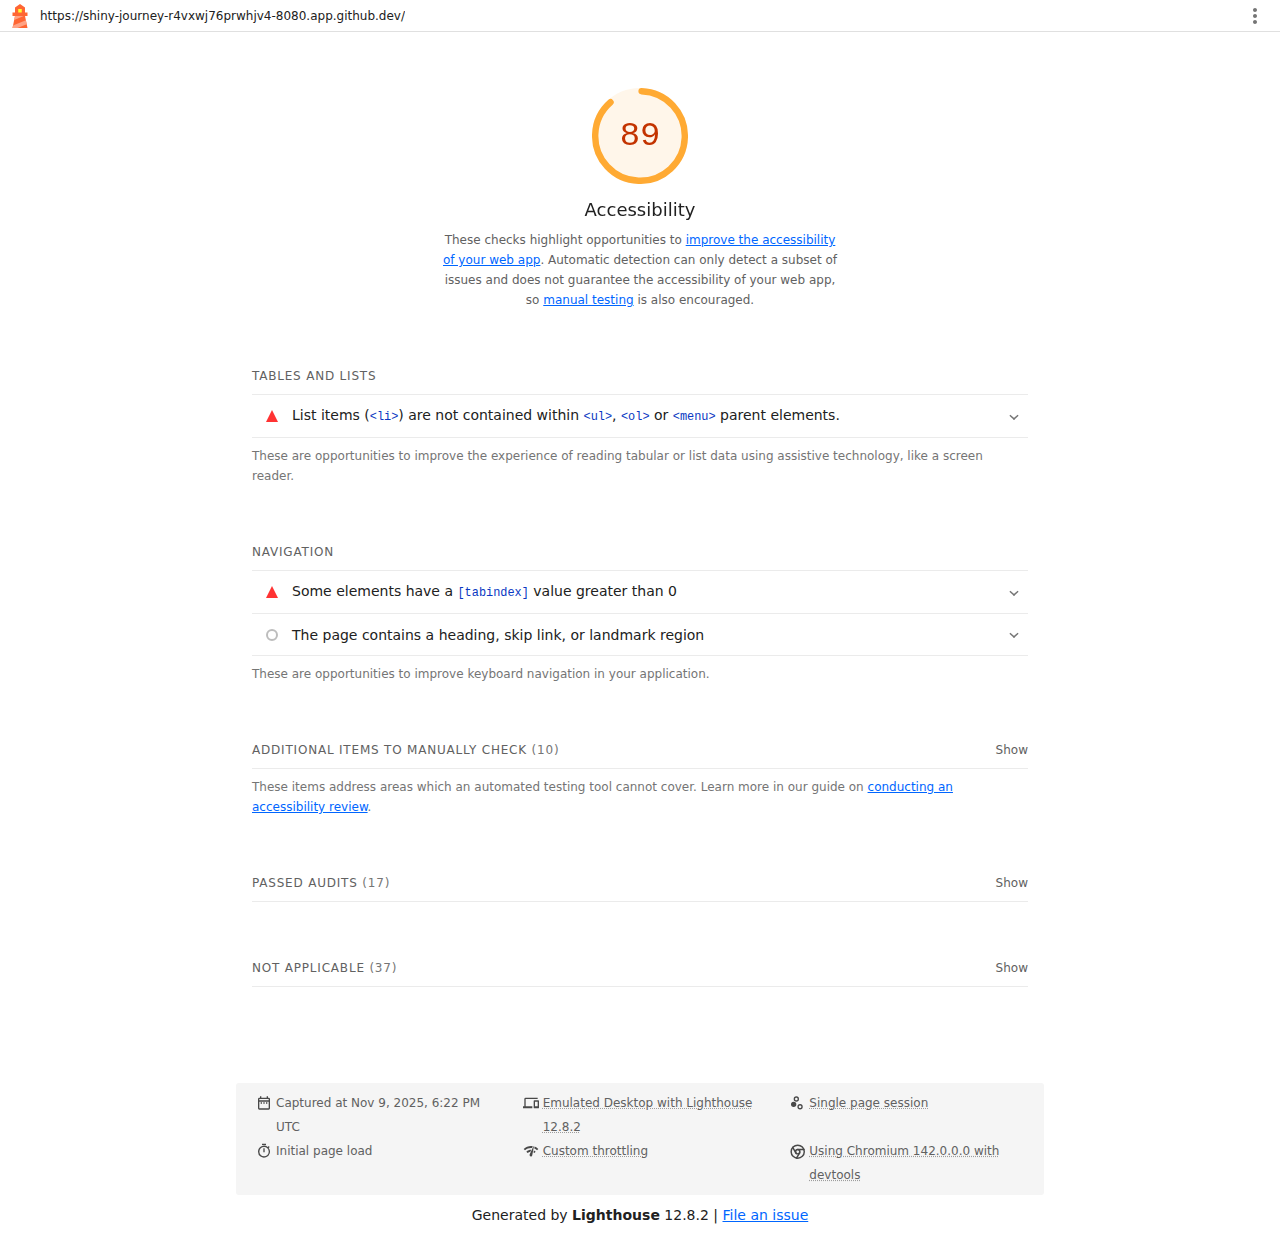
<file: lighthouse/14ad9349e5620f8adec5c046a639394c93637ec1.html>
<!--
@license
Copyright 2018 Google LLC
SPDX-License-Identifier: Apache-2.0
-->
<!doctype html>
<html lang="en">
<head>
  <meta charset="utf-8">
  <meta name="viewport" content="width=device-width, initial-scale=1, minimum-scale=1">
  <link rel="icon" href='data:image/svg+xml;utf8,<svg fill="none" xmlns="http://www.w3.org/2000/svg" viewBox="0 0 48 48"><path d="m14 7 10-7 10 7v10h5v7h-5l5 24H9l5-24H9v-7h5V7Z" fill="%23F63"/><path d="M31.561 24H14l-1.689 8.105L31.561 24ZM18.983 48H9l1.022-4.907L35.723 32.27l1.663 7.98L18.983 48Z" fill="%23FFA385"/><path fill="%23FF3" d="M20.5 10h7v7h-7z"/></svg>'>
  <title>Lighthouse Report</title>
  <style>body {margin: 0}</style>
</head>
<body>
  <noscript>Lighthouse report requires JavaScript. Please enable.</noscript>

  <div id="lh-log"></div>

  <script>window.__LIGHTHOUSE_JSON__ = {"lighthouseVersion":"12.8.2","requestedUrl":"https://shiny-journey-r4vxwj76prwhjv4-8080.app.github.dev/","mainDocumentUrl":"https://shiny-journey-r4vxwj76prwhjv4-8080.app.github.dev/","finalDisplayedUrl":"https://shiny-journey-r4vxwj76prwhjv4-8080.app.github.dev/","finalUrl":"https://shiny-journey-r4vxwj76prwhjv4-8080.app.github.dev/","fetchTime":"2025-11-09T18:22:41.534Z","gatherMode":"navigation","runWarnings":[],"userAgent":"Mozilla/5.0 (Macintosh; Intel Mac OS X 10_15_7) AppleWebKit/537.36 (KHTML, like Gecko) Chrome/142.0.0.0 Safari/537.36","environment":{"networkUserAgent":"Mozilla/5.0 (Macintosh; Intel Mac OS X 10_15_7) AppleWebKit/537.36 (KHTML, like Gecko) Chrome/136.0.0.0 Safari/537.36","hostUserAgent":"Mozilla/5.0 (Macintosh; Intel Mac OS X 10_15_7) AppleWebKit/537.36 (KHTML, like Gecko) Chrome/142.0.0.0 Safari/537.36","benchmarkIndex":2682.5,"credits":{"axe-core":"4.10.3"}},"audits":{"accesskeys":{"id":"accesskeys","title":"`[accesskey]` values are unique","description":"Access keys let users quickly focus a part of the page. For proper navigation, each access key must be unique. [Learn more about access keys](https://dequeuniversity.com/rules/axe/4.10/accesskeys).","score":null,"scoreDisplayMode":"notApplicable"},"aria-allowed-attr":{"id":"aria-allowed-attr","title":"`[aria-*]` attributes match their roles","description":"Each ARIA `role` supports a specific subset of `aria-*` attributes. Mismatching these invalidates the `aria-*` attributes. [Learn how to match ARIA attributes to their roles](https://dequeuniversity.com/rules/axe/4.10/aria-allowed-attr).","score":null,"scoreDisplayMode":"notApplicable"},"aria-allowed-role":{"id":"aria-allowed-role","title":"Uses ARIA roles only on compatible elements","description":"Many HTML elements can only be assigned certain ARIA roles. Using ARIA roles where they are not allowed can interfere with the accessibility of the web page. [Learn more about ARIA roles](https://dequeuniversity.com/rules/axe/4.10/aria-allowed-role).","score":1,"scoreDisplayMode":"binary","details":{"type":"table","headings":[{"key":"node","valueType":"node","subItemsHeading":{"key":"relatedNode","valueType":"node"},"label":"Failing Elements"}],"items":[]}},"aria-command-name":{"id":"aria-command-name","title":"`button`, `link`, and `menuitem` elements have accessible names","description":"When an element doesn't have an accessible name, screen readers announce it with a generic name, making it unusable for users who rely on screen readers. [Learn how to make command elements more accessible](https://dequeuniversity.com/rules/axe/4.10/aria-command-name).","score":null,"scoreDisplayMode":"notApplicable"},"aria-conditional-attr":{"id":"aria-conditional-attr","title":"ARIA attributes are used as specified for the element's role","description":"Some ARIA attributes are only allowed on an element under certain conditions. [Learn more about conditional ARIA attributes](https://dequeuniversity.com/rules/axe/4.10/aria-conditional-attr).","score":null,"scoreDisplayMode":"notApplicable"},"aria-deprecated-role":{"id":"aria-deprecated-role","title":"Deprecated ARIA roles were not used","description":"Deprecated ARIA roles may not be processed correctly by assistive technology. [Learn more about deprecated ARIA roles](https://dequeuniversity.com/rules/axe/4.10/aria-deprecated-role).","score":1,"scoreDisplayMode":"binary","details":{"type":"table","headings":[{"key":"node","valueType":"node","subItemsHeading":{"key":"relatedNode","valueType":"node"},"label":"Failing Elements"}],"items":[]}},"aria-dialog-name":{"id":"aria-dialog-name","title":"Elements with `role=\"dialog\"` or `role=\"alertdialog\"` have accessible names.","description":"ARIA dialog elements without accessible names may prevent screen readers users from discerning the purpose of these elements. [Learn how to make ARIA dialog elements more accessible](https://dequeuniversity.com/rules/axe/4.10/aria-dialog-name).","score":null,"scoreDisplayMode":"notApplicable"},"aria-hidden-body":{"id":"aria-hidden-body","title":"`[aria-hidden=\"true\"]` is not present on the document `\u003cbody>`","description":"Assistive technologies, like screen readers, work inconsistently when `aria-hidden=\"true\"` is set on the document `\u003cbody>`. [Learn how `aria-hidden` affects the document body](https://dequeuniversity.com/rules/axe/4.10/aria-hidden-body).","score":1,"scoreDisplayMode":"binary","details":{"type":"table","headings":[{"key":"node","valueType":"node","subItemsHeading":{"key":"relatedNode","valueType":"node"},"label":"Failing Elements"}],"items":[]}},"aria-hidden-focus":{"id":"aria-hidden-focus","title":"`[aria-hidden=\"true\"]` elements do not contain focusable descendents","description":"Focusable descendents within an `[aria-hidden=\"true\"]` element prevent those interactive elements from being available to users of assistive technologies like screen readers. [Learn how `aria-hidden` affects focusable elements](https://dequeuniversity.com/rules/axe/4.10/aria-hidden-focus).","score":null,"scoreDisplayMode":"notApplicable"},"aria-input-field-name":{"id":"aria-input-field-name","title":"ARIA input fields have accessible names","description":"When an input field doesn't have an accessible name, screen readers announce it with a generic name, making it unusable for users who rely on screen readers. [Learn more about input field labels](https://dequeuniversity.com/rules/axe/4.10/aria-input-field-name).","score":null,"scoreDisplayMode":"notApplicable"},"aria-meter-name":{"id":"aria-meter-name","title":"ARIA `meter` elements have accessible names","description":"When a meter element doesn't have an accessible name, screen readers announce it with a generic name, making it unusable for users who rely on screen readers. [Learn how to name `meter` elements](https://dequeuniversity.com/rules/axe/4.10/aria-meter-name).","score":null,"scoreDisplayMode":"notApplicable"},"aria-progressbar-name":{"id":"aria-progressbar-name","title":"ARIA `progressbar` elements have accessible names","description":"When a `progressbar` element doesn't have an accessible name, screen readers announce it with a generic name, making it unusable for users who rely on screen readers. [Learn how to label `progressbar` elements](https://dequeuniversity.com/rules/axe/4.10/aria-progressbar-name).","score":null,"scoreDisplayMode":"notApplicable"},"aria-prohibited-attr":{"id":"aria-prohibited-attr","title":"Elements use only permitted ARIA attributes","description":"Using ARIA attributes in roles where they are prohibited can mean that important information is not communicated to users of assistive technologies. [Learn more about prohibited ARIA roles](https://dequeuniversity.com/rules/axe/4.10/aria-prohibited-attr).","score":null,"scoreDisplayMode":"notApplicable"},"aria-required-attr":{"id":"aria-required-attr","title":"`[role]`s have all required `[aria-*]` attributes","description":"Some ARIA roles have required attributes that describe the state of the element to screen readers. [Learn more about roles and required attributes](https://dequeuniversity.com/rules/axe/4.10/aria-required-attr).","score":1,"scoreDisplayMode":"binary","details":{"type":"table","headings":[{"key":"node","valueType":"node","subItemsHeading":{"key":"relatedNode","valueType":"node"},"label":"Failing Elements"}],"items":[]}},"aria-required-children":{"id":"aria-required-children","title":"Elements with an ARIA `[role]` that require children to contain a specific `[role]` have all required children.","description":"Some ARIA parent roles must contain specific child roles to perform their intended accessibility functions. [Learn more about roles and required children elements](https://dequeuniversity.com/rules/axe/4.10/aria-required-children).","score":null,"scoreDisplayMode":"notApplicable"},"aria-required-parent":{"id":"aria-required-parent","title":"`[role]`s are contained by their required parent element","description":"Some ARIA child roles must be contained by specific parent roles to properly perform their intended accessibility functions. [Learn more about ARIA roles and required parent element](https://dequeuniversity.com/rules/axe/4.10/aria-required-parent).","score":null,"scoreDisplayMode":"notApplicable"},"aria-roles":{"id":"aria-roles","title":"`[role]` values are valid","description":"ARIA roles must have valid values in order to perform their intended accessibility functions. [Learn more about valid ARIA roles](https://dequeuniversity.com/rules/axe/4.10/aria-roles).","score":1,"scoreDisplayMode":"binary","details":{"type":"table","headings":[{"key":"node","valueType":"node","subItemsHeading":{"key":"relatedNode","valueType":"node"},"label":"Failing Elements"}],"items":[]}},"aria-text":{"id":"aria-text","title":"Elements with the `role=text` attribute do not have focusable descendents.","description":"Adding `role=text` around a text node split by markup enables VoiceOver to treat it as one phrase, but the element's focusable descendents will not be announced. [Learn more about the `role=text` attribute](https://dequeuniversity.com/rules/axe/4.10/aria-text).","score":null,"scoreDisplayMode":"notApplicable"},"aria-toggle-field-name":{"id":"aria-toggle-field-name","title":"ARIA toggle fields have accessible names","description":"When a toggle field doesn't have an accessible name, screen readers announce it with a generic name, making it unusable for users who rely on screen readers. [Learn more about toggle fields](https://dequeuniversity.com/rules/axe/4.10/aria-toggle-field-name).","score":null,"scoreDisplayMode":"notApplicable"},"aria-tooltip-name":{"id":"aria-tooltip-name","title":"ARIA `tooltip` elements have accessible names","description":"When a tooltip element doesn't have an accessible name, screen readers announce it with a generic name, making it unusable for users who rely on screen readers. [Learn how to name `tooltip` elements](https://dequeuniversity.com/rules/axe/4.10/aria-tooltip-name).","score":null,"scoreDisplayMode":"notApplicable"},"aria-treeitem-name":{"id":"aria-treeitem-name","title":"ARIA `treeitem` elements have accessible names","description":"When a `treeitem` element doesn't have an accessible name, screen readers announce it with a generic name, making it unusable for users who rely on screen readers. [Learn more about labeling `treeitem` elements](https://dequeuniversity.com/rules/axe/4.10/aria-treeitem-name).","score":null,"scoreDisplayMode":"notApplicable"},"aria-valid-attr-value":{"id":"aria-valid-attr-value","title":"`[aria-*]` attributes have valid values","description":"Assistive technologies, like screen readers, can't interpret ARIA attributes with invalid values. [Learn more about valid values for ARIA attributes](https://dequeuniversity.com/rules/axe/4.10/aria-valid-attr-value).","score":null,"scoreDisplayMode":"notApplicable"},"aria-valid-attr":{"id":"aria-valid-attr","title":"`[aria-*]` attributes are valid and not misspelled","description":"Assistive technologies, like screen readers, can't interpret ARIA attributes with invalid names. [Learn more about valid ARIA attributes](https://dequeuniversity.com/rules/axe/4.10/aria-valid-attr).","score":null,"scoreDisplayMode":"notApplicable"},"button-name":{"id":"button-name","title":"Buttons have an accessible name","description":"When a button doesn't have an accessible name, screen readers announce it as \"button\", making it unusable for users who rely on screen readers. [Learn how to make buttons more accessible](https://dequeuniversity.com/rules/axe/4.10/button-name).","score":1,"scoreDisplayMode":"binary","details":{"type":"table","headings":[{"key":"node","valueType":"node","subItemsHeading":{"key":"relatedNode","valueType":"node"},"label":"Failing Elements"}],"items":[]}},"bypass":{"id":"bypass","title":"The page contains a heading, skip link, or landmark region","description":"Adding ways to bypass repetitive content lets keyboard users navigate the page more efficiently. [Learn more about bypass blocks](https://dequeuniversity.com/rules/axe/4.10/bypass).","score":1,"scoreDisplayMode":"informative","details":{"type":"table","headings":[{"key":"node","valueType":"node","subItemsHeading":{"key":"relatedNode","valueType":"node"},"label":"Failing Elements"}],"items":[{"node":{"type":"node","lhId":"1-0-HTML","path":"1,HTML","selector":"html","boundingRect":{"top":0,"bottom":1052,"left":0,"right":1265,"width":1265,"height":1052},"snippet":"\u003chtml lang=\"en\">","nodeLabel":"html","explanation":"Fix any of the following:\n  No valid skip link found\n  Page does not have a heading\n  Page does not have a landmark region"}}],"debugData":{"type":"debugdata","impact":"serious","tags":["cat.keyboard","wcag2a","wcag241","section508","section508.22.o","TTv5","TT9.a","EN-301-549","EN-9.2.4.1"]}}},"color-contrast":{"id":"color-contrast","title":"Background and foreground colors have a sufficient contrast ratio","description":"Low-contrast text is difficult or impossible for many users to read. [Learn how to provide sufficient color contrast](https://dequeuniversity.com/rules/axe/4.10/color-contrast).","score":1,"scoreDisplayMode":"binary","details":{"type":"table","headings":[{"key":"node","valueType":"node","subItemsHeading":{"key":"relatedNode","valueType":"node"},"label":"Failing Elements"}],"items":[]}},"definition-list":{"id":"definition-list","title":"`\u003cdl>`'s contain only properly-ordered `\u003cdt>` and `\u003cdd>` groups, `\u003cscript>`, `\u003ctemplate>` or `\u003cdiv>` elements.","description":"When definition lists are not properly marked up, screen readers may produce confusing or inaccurate output. [Learn how to structure definition lists correctly](https://dequeuniversity.com/rules/axe/4.10/definition-list).","score":null,"scoreDisplayMode":"notApplicable"},"dlitem":{"id":"dlitem","title":"Definition list items are wrapped in `\u003cdl>` elements","description":"Definition list items (`\u003cdt>` and `\u003cdd>`) must be wrapped in a parent `\u003cdl>` element to ensure that screen readers can properly announce them. [Learn how to structure definition lists correctly](https://dequeuniversity.com/rules/axe/4.10/dlitem).","score":null,"scoreDisplayMode":"notApplicable"},"document-title":{"id":"document-title","title":"Document has a `\u003ctitle>` element","description":"The title gives screen reader users an overview of the page, and search engine users rely on it heavily to determine if a page is relevant to their search. [Learn more about document titles](https://dequeuniversity.com/rules/axe/4.10/document-title).","score":1,"scoreDisplayMode":"binary","details":{"type":"table","headings":[{"key":"node","valueType":"node","subItemsHeading":{"key":"relatedNode","valueType":"node"},"label":"Failing Elements"}],"items":[]}},"duplicate-id-aria":{"id":"duplicate-id-aria","title":"ARIA IDs are unique","description":"The value of an ARIA ID must be unique to prevent other instances from being overlooked by assistive technologies. [Learn how to fix duplicate ARIA IDs](https://dequeuniversity.com/rules/axe/4.10/duplicate-id-aria).","score":null,"scoreDisplayMode":"notApplicable"},"empty-heading":{"id":"empty-heading","title":"All heading elements contain content.","description":"A heading with no content or inaccessible text prevent screen reader users from accessing information on the page's structure. [Learn more about headings](https://dequeuniversity.com/rules/axe/4.10/empty-heading).","score":null,"scoreDisplayMode":"notApplicable"},"form-field-multiple-labels":{"id":"form-field-multiple-labels","title":"No form fields have multiple labels","description":"Form fields with multiple labels can be confusingly announced by assistive technologies like screen readers which use either the first, the last, or all of the labels. [Learn how to use form labels](https://dequeuniversity.com/rules/axe/4.10/form-field-multiple-labels).","score":null,"scoreDisplayMode":"notApplicable"},"frame-title":{"id":"frame-title","title":"`\u003cframe>` or `\u003ciframe>` elements have a title","description":"Screen reader users rely on frame titles to describe the contents of frames. [Learn more about frame titles](https://dequeuniversity.com/rules/axe/4.10/frame-title).","score":null,"scoreDisplayMode":"notApplicable"},"heading-order":{"id":"heading-order","title":"Heading elements appear in a sequentially-descending order","description":"Properly ordered headings that do not skip levels convey the semantic structure of the page, making it easier to navigate and understand when using assistive technologies. [Learn more about heading order](https://dequeuniversity.com/rules/axe/4.10/heading-order).","score":null,"scoreDisplayMode":"notApplicable"},"html-has-lang":{"id":"html-has-lang","title":"`\u003chtml>` element has a `[lang]` attribute","description":"If a page doesn't specify a `lang` attribute, a screen reader assumes that the page is in the default language that the user chose when setting up the screen reader. If the page isn't actually in the default language, then the screen reader might not announce the page's text correctly. [Learn more about the `lang` attribute](https://dequeuniversity.com/rules/axe/4.10/html-has-lang).","score":1,"scoreDisplayMode":"binary","details":{"type":"table","headings":[{"key":"node","valueType":"node","subItemsHeading":{"key":"relatedNode","valueType":"node"},"label":"Failing Elements"}],"items":[]}},"html-lang-valid":{"id":"html-lang-valid","title":"`\u003chtml>` element has a valid value for its `[lang]` attribute","description":"Specifying a valid [BCP 47 language](https://www.w3.org/International/questions/qa-choosing-language-tags#question) helps screen readers announce text properly. [Learn how to use the `lang` attribute](https://dequeuniversity.com/rules/axe/4.10/html-lang-valid).","score":1,"scoreDisplayMode":"binary","details":{"type":"table","headings":[{"key":"node","valueType":"node","subItemsHeading":{"key":"relatedNode","valueType":"node"},"label":"Failing Elements"}],"items":[]}},"html-xml-lang-mismatch":{"id":"html-xml-lang-mismatch","title":"`\u003chtml>` element has an `[xml:lang]` attribute with the same base language as the `[lang]` attribute.","description":"If the webpage does not specify a consistent language, then the screen reader might not announce the page's text correctly. [Learn more about the `lang` attribute](https://dequeuniversity.com/rules/axe/4.10/html-xml-lang-mismatch).","score":null,"scoreDisplayMode":"notApplicable"},"identical-links-same-purpose":{"id":"identical-links-same-purpose","title":"Identical links have the same purpose.","description":"Links with the same destination should have the same description, to help users understand the link's purpose and decide whether to follow it. [Learn more about identical links](https://dequeuniversity.com/rules/axe/4.10/identical-links-same-purpose).","score":null,"scoreDisplayMode":"notApplicable"},"image-alt":{"id":"image-alt","title":"Image elements have `[alt]` attributes","description":"Informative elements should aim for short, descriptive alternate text. Decorative elements can be ignored with an empty alt attribute. [Learn more about the `alt` attribute](https://dequeuniversity.com/rules/axe/4.10/image-alt).","score":1,"scoreDisplayMode":"binary","details":{"type":"table","headings":[{"key":"node","valueType":"node","subItemsHeading":{"key":"relatedNode","valueType":"node"},"label":"Failing Elements"}],"items":[]}},"image-redundant-alt":{"id":"image-redundant-alt","title":"Image elements do not have `[alt]` attributes that are redundant text.","description":"Informative elements should aim for short, descriptive alternative text. Alternative text that is exactly the same as the text adjacent to the link or image is potentially confusing for screen reader users, because the text will be read twice. [Learn more about the `alt` attribute](https://dequeuniversity.com/rules/axe/4.10/image-redundant-alt).","score":1,"scoreDisplayMode":"binary","details":{"type":"table","headings":[{"key":"node","valueType":"node","subItemsHeading":{"key":"relatedNode","valueType":"node"},"label":"Failing Elements"}],"items":[]}},"input-button-name":{"id":"input-button-name","title":"Input buttons have discernible text.","description":"Adding discernable and accessible text to input buttons may help screen reader users understand the purpose of the input button. [Learn more about input buttons](https://dequeuniversity.com/rules/axe/4.10/input-button-name).","score":null,"scoreDisplayMode":"notApplicable"},"input-image-alt":{"id":"input-image-alt","title":"`\u003cinput type=\"image\">` elements have `[alt]` text","description":"When an image is being used as an `\u003cinput>` button, providing alternative text can help screen reader users understand the purpose of the button. [Learn about input image alt text](https://dequeuniversity.com/rules/axe/4.10/input-image-alt).","score":null,"scoreDisplayMode":"notApplicable"},"label-content-name-mismatch":{"id":"label-content-name-mismatch","title":"Elements with visible text labels have matching accessible names.","description":"Visible text labels that do not match the accessible name can result in a confusing experience for screen reader users. [Learn more about accessible names](https://dequeuniversity.com/rules/axe/4.10/label-content-name-mismatch).","score":null,"scoreDisplayMode":"notApplicable"},"label":{"id":"label","title":"Form elements have associated labels","description":"Labels ensure that form controls are announced properly by assistive technologies, like screen readers. [Learn more about form element labels](https://dequeuniversity.com/rules/axe/4.10/label).","score":1,"scoreDisplayMode":"binary","details":{"type":"table","headings":[{"key":"node","valueType":"node","subItemsHeading":{"key":"relatedNode","valueType":"node"},"label":"Failing Elements"}],"items":[]}},"landmark-one-main":{"id":"landmark-one-main","title":"Document has a main landmark.","description":"One main landmark helps screen reader users navigate a web page. [Learn more about landmarks](https://dequeuniversity.com/rules/axe/4.10/landmark-one-main).","score":1,"scoreDisplayMode":"informative","details":{"type":"table","headings":[{"key":"node","valueType":"node","subItemsHeading":{"key":"relatedNode","valueType":"node"},"label":"Failing Elements"}],"items":[{"node":{"type":"node","lhId":"1-0-HTML","path":"1,HTML","selector":"html","boundingRect":{"top":0,"bottom":1052,"left":0,"right":1265,"width":1265,"height":1052},"snippet":"\u003chtml lang=\"en\">","nodeLabel":"html","explanation":"Fix all of the following:\n  Document does not have a main landmark"}}],"debugData":{"type":"debugdata","impact":"moderate","tags":["cat.semantics","best-practice"]}}},"link-name":{"id":"link-name","title":"Links have a discernible name","description":"Link text (and alternate text for images, when used as links) that is discernible, unique, and focusable improves the navigation experience for screen reader users. [Learn how to make links accessible](https://dequeuniversity.com/rules/axe/4.10/link-name).","score":1,"scoreDisplayMode":"binary","details":{"type":"table","headings":[{"key":"node","valueType":"node","subItemsHeading":{"key":"relatedNode","valueType":"node"},"label":"Failing Elements"}],"items":[]}},"link-in-text-block":{"id":"link-in-text-block","title":"Links are distinguishable without relying on color.","description":"Low-contrast text is difficult or impossible for many users to read. Link text that is discernible improves the experience for users with low vision. [Learn how to make links distinguishable](https://dequeuniversity.com/rules/axe/4.10/link-in-text-block).","score":1,"scoreDisplayMode":"binary","details":{"type":"table","headings":[{"key":"node","valueType":"node","subItemsHeading":{"key":"relatedNode","valueType":"node"},"label":"Failing Elements"}],"items":[]}},"list":{"id":"list","title":"Lists contain only `\u003cli>` elements and script supporting elements (`\u003cscript>` and `\u003ctemplate>`).","description":"Screen readers have a specific way of announcing lists. Ensuring proper list structure aids screen reader output. [Learn more about proper list structure](https://dequeuniversity.com/rules/axe/4.10/list).","score":null,"scoreDisplayMode":"notApplicable"},"listitem":{"id":"listitem","title":"List items (`\u003cli>`) are not contained within `\u003cul>`, `\u003col>` or `\u003cmenu>` parent elements.","description":"Screen readers require list items (`\u003cli>`) to be contained within a parent `\u003cul>`, `\u003col>` or `\u003cmenu>` to be announced properly. [Learn more about proper list structure](https://dequeuniversity.com/rules/axe/4.10/listitem).","score":0,"scoreDisplayMode":"binary","details":{"type":"table","headings":[{"key":"node","valueType":"node","subItemsHeading":{"key":"relatedNode","valueType":"node"},"label":"Failing Elements"}],"items":[{"node":{"type":"node","lhId":"1-1-LI","path":"1,HTML,1,BODY,0,DIV,1,DIV,0,DIV,0,LI","selector":"div.header > div.nav > div.ul > li","boundingRect":{"top":52,"bottom":74,"left":632,"right":678,"width":46,"height":22},"snippet":"\u003cli>","nodeLabel":"About","explanation":"Fix any of the following:\n  List item does not have a \u003cul>, \u003col> parent element"}},{"node":{"type":"node","lhId":"1-2-LI","path":"1,HTML,1,BODY,0,DIV,1,DIV,0,DIV,1,LI","selector":"div.header > div.nav > div.ul > li","boundingRect":{"top":52,"bottom":74,"left":696,"right":781,"width":85,"height":22},"snippet":"\u003cli>","nodeLabel":"Community","explanation":"Fix any of the following:\n  List item does not have a \u003cul>, \u003col> parent element"}},{"node":{"type":"node","lhId":"1-3-LI","path":"1,HTML,1,BODY,0,DIV,1,DIV,0,DIV,2,LI","selector":"div.header > div.nav > div.ul > li","boundingRect":{"top":52,"bottom":74,"left":799,"right":854,"width":54,"height":22},"snippet":"\u003cli>","nodeLabel":"Donate","explanation":"Fix any of the following:\n  List item does not have a \u003cul>, \u003col> parent element"}},{"node":{"type":"node","lhId":"1-4-LI","path":"1,HTML,1,BODY,0,DIV,1,DIV,0,DIV,3,LI","selector":"div.header > div.nav > div.ul > li","boundingRect":{"top":52,"bottom":74,"left":872,"right":908,"width":36,"height":22},"snippet":"\u003cli>","nodeLabel":"Q&A","explanation":"Fix any of the following:\n  List item does not have a \u003cul>, \u003col> parent element"}},{"node":{"type":"node","lhId":"1-5-LI","path":"1,HTML,1,BODY,0,DIV,1,DIV,0,DIV,4,LI","selector":"div.header > div.nav > div.ul > li","boundingRect":{"top":52,"bottom":74,"left":926,"right":1028,"width":103,"height":22},"snippet":"\u003cli>","nodeLabel":"Subscribe","explanation":"Fix any of the following:\n  List item does not have a \u003cul>, \u003col> parent element"}},{"node":{"type":"node","lhId":"1-6-LI","path":"1,HTML,1,BODY,2,DIV,0,DIV,0,DIV,10,DIV,0,DIV,0,LI","selector":"div.section-left > div.social > div.ul > li","boundingRect":{"top":932,"bottom":971,"left":174,"right":204,"width":30,"height":40},"snippet":"\u003cli>","nodeLabel":"div.section-left > div.social > div.ul > li","explanation":"Fix any of the following:\n  List item does not have a \u003cul>, \u003col> parent element"}},{"node":{"type":"node","lhId":"1-7-LI","path":"1,HTML,1,BODY,2,DIV,0,DIV,0,DIV,10,DIV,0,DIV,1,LI","selector":"div.section-left > div.social > div.ul > li","boundingRect":{"top":932,"bottom":971,"left":216,"right":246,"width":30,"height":40},"snippet":"\u003cli>","nodeLabel":"div.section-left > div.social > div.ul > li","explanation":"Fix any of the following:\n  List item does not have a \u003cul>, \u003col> parent element"}},{"node":{"type":"node","lhId":"1-8-LI","path":"1,HTML,1,BODY,2,DIV,0,DIV,0,DIV,10,DIV,0,DIV,2,LI","selector":"div.section-left > div.social > div.ul > li","boundingRect":{"top":932,"bottom":971,"left":258,"right":288,"width":30,"height":40},"snippet":"\u003cli>","nodeLabel":"div.section-left > div.social > div.ul > li","explanation":"Fix any of the following:\n  List item does not have a \u003cul>, \u003col> parent element"}}],"debugData":{"type":"debugdata","impact":"serious","tags":["cat.structure","wcag2a","wcag131","EN-301-549","EN-9.1.3.1"]}}},"meta-refresh":{"id":"meta-refresh","title":"The document does not use `\u003cmeta http-equiv=\"refresh\">`","description":"Users do not expect a page to refresh automatically, and doing so will move focus back to the top of the page. This may create a frustrating or confusing experience. [Learn more about the refresh meta tag](https://dequeuniversity.com/rules/axe/4.10/meta-refresh).","score":null,"scoreDisplayMode":"notApplicable"},"meta-viewport":{"id":"meta-viewport","title":"`[user-scalable=\"no\"]` is not used in the `\u003cmeta name=\"viewport\">` element and the `[maximum-scale]` attribute is not less than 5.","description":"Disabling zooming is problematic for users with low vision who rely on screen magnification to properly see the contents of a web page. [Learn more about the viewport meta tag](https://dequeuniversity.com/rules/axe/4.10/meta-viewport).","score":1,"scoreDisplayMode":"binary","details":{"type":"table","headings":[{"key":"node","valueType":"node","subItemsHeading":{"key":"relatedNode","valueType":"node"},"label":"Failing Elements"}],"items":[]}},"object-alt":{"id":"object-alt","title":"`\u003cobject>` elements have alternate text","description":"Screen readers cannot translate non-text content. Adding alternate text to `\u003cobject>` elements helps screen readers convey meaning to users. [Learn more about alt text for `object` elements](https://dequeuniversity.com/rules/axe/4.10/object-alt).","score":null,"scoreDisplayMode":"notApplicable"},"select-name":{"id":"select-name","title":"Select elements have associated label elements.","description":"Form elements without effective labels can create frustrating experiences for screen reader users. [Learn more about the `select` element](https://dequeuniversity.com/rules/axe/4.10/select-name).","score":null,"scoreDisplayMode":"notApplicable"},"skip-link":{"id":"skip-link","title":"Skip links are focusable.","description":"Including a skip link can help users skip to the main content to save time. [Learn more about skip links](https://dequeuniversity.com/rules/axe/4.10/skip-link).","score":null,"scoreDisplayMode":"notApplicable"},"tabindex":{"id":"tabindex","title":"Some elements have a `[tabindex]` value greater than 0","description":"A value greater than 0 implies an explicit navigation ordering. Although technically valid, this often creates frustrating experiences for users who rely on assistive technologies. [Learn more about the `tabindex` attribute](https://dequeuniversity.com/rules/axe/4.10/tabindex).","score":0,"scoreDisplayMode":"binary","details":{"type":"table","headings":[{"key":"node","valueType":"node","subItemsHeading":{"key":"relatedNode","valueType":"node"},"label":"Failing Elements"}],"items":[{"node":{"type":"node","lhId":"1-9-BUTTON","path":"1,HTML,1,BODY,2,DIV,0,DIV,0,DIV,9,FORM,0,DIV,1,BUTTON","selector":"div.section-left > form > div.form-group > button","boundingRect":{"top":855,"bottom":907,"left":414,"right":515,"width":101,"height":52},"snippet":"\u003cbutton type=\"submit\" tabindex=\"1\">","nodeLabel":"Subscribe","explanation":"Fix any of the following:\n  Element has a tabindex greater than 0"}}],"debugData":{"type":"debugdata","impact":"serious","tags":["cat.keyboard","best-practice"]}}},"table-duplicate-name":{"id":"table-duplicate-name","title":"Tables have different content in the summary attribute and `\u003ccaption>`.","description":"The summary attribute should describe the table structure, while `\u003ccaption>` should have the onscreen title. Accurate table mark-up helps users of screen readers. [Learn more about summary and caption](https://dequeuniversity.com/rules/axe/4.10/table-duplicate-name).","score":null,"scoreDisplayMode":"notApplicable"},"table-fake-caption":{"id":"table-fake-caption","title":"Tables use `\u003ccaption>` instead of cells with the `[colspan]` attribute to indicate a caption.","description":"Screen readers have features to make navigating tables easier. Ensuring that tables use the actual caption element instead of cells with the `[colspan]` attribute may improve the experience for screen reader users. [Learn more about captions](https://dequeuniversity.com/rules/axe/4.10/table-fake-caption).","score":null,"scoreDisplayMode":"notApplicable"},"target-size":{"id":"target-size","title":"Touch targets have sufficient size and spacing.","description":"Touch targets with sufficient size and spacing help users who may have difficulty targeting small controls to activate the targets. [Learn more about touch targets](https://dequeuniversity.com/rules/axe/4.10/target-size).","score":1,"scoreDisplayMode":"binary","details":{"type":"table","headings":[{"key":"node","valueType":"node","subItemsHeading":{"key":"relatedNode","valueType":"node"},"label":"Failing Elements"}],"items":[]}},"td-has-header":{"id":"td-has-header","title":"`\u003ctd>` elements in a large `\u003ctable>` have one or more table headers.","description":"Screen readers have features to make navigating tables easier. Ensuring that `\u003ctd>` elements in a large table (3 or more cells in width and height) have an associated table header may improve the experience for screen reader users. [Learn more about table headers](https://dequeuniversity.com/rules/axe/4.10/td-has-header).","score":null,"scoreDisplayMode":"notApplicable"},"td-headers-attr":{"id":"td-headers-attr","title":"Cells in a `\u003ctable>` element that use the `[headers]` attribute refer to table cells within the same table.","description":"Screen readers have features to make navigating tables easier. Ensuring `\u003ctd>` cells using the `[headers]` attribute only refer to other cells in the same table may improve the experience for screen reader users. [Learn more about the `headers` attribute](https://dequeuniversity.com/rules/axe/4.10/td-headers-attr).","score":null,"scoreDisplayMode":"notApplicable"},"th-has-data-cells":{"id":"th-has-data-cells","title":"`\u003cth>` elements and elements with `[role=\"columnheader\"/\"rowheader\"]` have data cells they describe.","description":"Screen readers have features to make navigating tables easier. Ensuring table headers always refer to some set of cells may improve the experience for screen reader users. [Learn more about table headers](https://dequeuniversity.com/rules/axe/4.10/th-has-data-cells).","score":null,"scoreDisplayMode":"notApplicable"},"valid-lang":{"id":"valid-lang","title":"`[lang]` attributes have a valid value","description":"Specifying a valid [BCP 47 language](https://www.w3.org/International/questions/qa-choosing-language-tags#question) on elements helps ensure that text is pronounced correctly by a screen reader. [Learn how to use the `lang` attribute](https://dequeuniversity.com/rules/axe/4.10/valid-lang).","score":null,"scoreDisplayMode":"notApplicable"},"video-caption":{"id":"video-caption","title":"`\u003cvideo>` elements contain a `\u003ctrack>` element with `[kind=\"captions\"]`","description":"When a video provides a caption it is easier for deaf and hearing impaired users to access its information. [Learn more about video captions](https://dequeuniversity.com/rules/axe/4.10/video-caption).","score":null,"scoreDisplayMode":"notApplicable"},"custom-controls-labels":{"id":"custom-controls-labels","title":"Custom controls have associated labels","description":"Custom interactive controls have associated labels, provided by aria-label or aria-labelledby. [Learn more about custom controls and labels](https://developer.chrome.com/docs/lighthouse/accessibility/custom-controls-labels/).","score":null,"scoreDisplayMode":"manual"},"custom-controls-roles":{"id":"custom-controls-roles","title":"Custom controls have ARIA roles","description":"Custom interactive controls have appropriate ARIA roles. [Learn how to add roles to custom controls](https://developer.chrome.com/docs/lighthouse/accessibility/custom-control-roles/).","score":null,"scoreDisplayMode":"manual"},"focus-traps":{"id":"focus-traps","title":"User focus is not accidentally trapped in a region","description":"A user can tab into and out of any control or region without accidentally trapping their focus. [Learn how to avoid focus traps](https://developer.chrome.com/docs/lighthouse/accessibility/focus-traps/).","score":null,"scoreDisplayMode":"manual"},"focusable-controls":{"id":"focusable-controls","title":"Interactive controls are keyboard focusable","description":"Custom interactive controls are keyboard focusable and display a focus indicator. [Learn how to make custom controls focusable](https://developer.chrome.com/docs/lighthouse/accessibility/focusable-controls/).","score":null,"scoreDisplayMode":"manual"},"interactive-element-affordance":{"id":"interactive-element-affordance","title":"Interactive elements indicate their purpose and state","description":"Interactive elements, such as links and buttons, should indicate their state and be distinguishable from non-interactive elements. [Learn how to decorate interactive elements with affordance hints](https://developer.chrome.com/docs/lighthouse/accessibility/interactive-element-affordance/).","score":null,"scoreDisplayMode":"manual"},"logical-tab-order":{"id":"logical-tab-order","title":"The page has a logical tab order","description":"Tabbing through the page follows the visual layout. Users cannot focus elements that are offscreen. [Learn more about logical tab ordering](https://developer.chrome.com/docs/lighthouse/accessibility/logical-tab-order/).","score":null,"scoreDisplayMode":"manual"},"managed-focus":{"id":"managed-focus","title":"The user's focus is directed to new content added to the page","description":"If new content, such as a dialog, is added to the page, the user's focus is directed to it. [Learn how to direct focus to new content](https://developer.chrome.com/docs/lighthouse/accessibility/managed-focus/).","score":null,"scoreDisplayMode":"manual"},"offscreen-content-hidden":{"id":"offscreen-content-hidden","title":"Offscreen content is hidden from assistive technology","description":"Offscreen content is hidden with display: none or aria-hidden=true. [Learn how to properly hide offscreen content](https://developer.chrome.com/docs/lighthouse/accessibility/offscreen-content-hidden/).","score":null,"scoreDisplayMode":"manual"},"use-landmarks":{"id":"use-landmarks","title":"HTML5 landmark elements are used to improve navigation","description":"Landmark elements (`\u003cmain>`, `\u003cnav>`, etc.) are used to improve the keyboard navigation of the page for assistive technology. [Learn more about landmark elements](https://developer.chrome.com/docs/lighthouse/accessibility/use-landmarks/).","score":null,"scoreDisplayMode":"manual"},"visual-order-follows-dom":{"id":"visual-order-follows-dom","title":"Visual order on the page follows DOM order","description":"DOM order matches the visual order, improving navigation for assistive technology. [Learn more about DOM and visual ordering](https://developer.chrome.com/docs/lighthouse/accessibility/visual-order-follows-dom/).","score":null,"scoreDisplayMode":"manual"}},"configSettings":{"output":"json","maxWaitForFcp":30000,"maxWaitForLoad":45000,"pauseAfterFcpMs":1000,"pauseAfterLoadMs":1000,"networkQuietThresholdMs":1000,"cpuQuietThresholdMs":1000,"formFactor":"desktop","throttling":{"rttMs":40,"throughputKbps":10240,"requestLatencyMs":0,"downloadThroughputKbps":0,"uploadThroughputKbps":0,"cpuSlowdownMultiplier":1},"throttlingMethod":"simulate","screenEmulation":{"mobile":true,"width":412,"height":823,"deviceScaleFactor":1.75,"disabled":true},"emulatedUserAgent":"Mozilla/5.0 (Macintosh; Intel Mac OS X 10_15_7) AppleWebKit/537.36 (KHTML, like Gecko) Chrome/136.0.0.0 Safari/537.36","auditMode":false,"gatherMode":false,"clearStorageTypes":["file_systems","shader_cache","service_workers","cache_storage"],"disableStorageReset":false,"debugNavigation":false,"channel":"devtools","usePassiveGathering":false,"disableFullPageScreenshot":false,"skipAboutBlank":false,"blankPage":"about:blank","ignoreStatusCode":true,"locale":"en-US","blockedUrlPatterns":null,"additionalTraceCategories":"","extraHeaders":null,"precomputedLanternData":null,"onlyAudits":null,"onlyCategories":["accessibility"],"skipAudits":null},"categories":{"accessibility":{"title":"Accessibility","description":"These checks highlight opportunities to [improve the accessibility of your web app](https://developer.chrome.com/docs/lighthouse/accessibility/). Automatic detection can only detect a subset of issues and does not guarantee the accessibility of your web app, so [manual testing](https://web.dev/articles/how-to-review) is also encouraged.","manualDescription":"These items address areas which an automated testing tool cannot cover. Learn more in our guide on [conducting an accessibility review](https://web.dev/articles/how-to-review).","supportedModes":["navigation","snapshot"],"auditRefs":[{"id":"accesskeys","weight":0,"group":"a11y-navigation"},{"id":"aria-allowed-attr","weight":0,"group":"a11y-aria"},{"id":"aria-allowed-role","weight":1,"group":"a11y-aria"},{"id":"aria-command-name","weight":0,"group":"a11y-aria"},{"id":"aria-conditional-attr","weight":0,"group":"a11y-aria"},{"id":"aria-deprecated-role","weight":1,"group":"a11y-aria"},{"id":"aria-dialog-name","weight":0,"group":"a11y-aria"},{"id":"aria-hidden-body","weight":10,"group":"a11y-aria"},{"id":"aria-hidden-focus","weight":0,"group":"a11y-aria"},{"id":"aria-input-field-name","weight":0,"group":"a11y-aria"},{"id":"aria-meter-name","weight":0,"group":"a11y-aria"},{"id":"aria-progressbar-name","weight":0,"group":"a11y-aria"},{"id":"aria-prohibited-attr","weight":0,"group":"a11y-aria"},{"id":"aria-required-attr","weight":10,"group":"a11y-aria"},{"id":"aria-required-children","weight":0,"group":"a11y-aria"},{"id":"aria-required-parent","weight":0,"group":"a11y-aria"},{"id":"aria-roles","weight":7,"group":"a11y-aria"},{"id":"aria-text","weight":0,"group":"a11y-aria"},{"id":"aria-toggle-field-name","weight":0,"group":"a11y-aria"},{"id":"aria-tooltip-name","weight":0,"group":"a11y-aria"},{"id":"aria-treeitem-name","weight":0,"group":"a11y-aria"},{"id":"aria-valid-attr-value","weight":0,"group":"a11y-aria"},{"id":"aria-valid-attr","weight":0,"group":"a11y-aria"},{"id":"button-name","weight":10,"group":"a11y-names-labels"},{"id":"bypass","weight":0,"group":"a11y-navigation"},{"id":"color-contrast","weight":7,"group":"a11y-color-contrast"},{"id":"definition-list","weight":0,"group":"a11y-tables-lists"},{"id":"dlitem","weight":0,"group":"a11y-tables-lists"},{"id":"document-title","weight":7,"group":"a11y-names-labels"},{"id":"duplicate-id-aria","weight":0,"group":"a11y-aria"},{"id":"form-field-multiple-labels","weight":0,"group":"a11y-names-labels"},{"id":"frame-title","weight":0,"group":"a11y-names-labels"},{"id":"heading-order","weight":0,"group":"a11y-navigation"},{"id":"html-has-lang","weight":7,"group":"a11y-language"},{"id":"html-lang-valid","weight":7,"group":"a11y-language"},{"id":"html-xml-lang-mismatch","weight":0,"group":"a11y-language"},{"id":"image-alt","weight":10,"group":"a11y-names-labels"},{"id":"image-redundant-alt","weight":1,"group":"a11y-names-labels"},{"id":"input-button-name","weight":0,"group":"a11y-names-labels"},{"id":"input-image-alt","weight":0,"group":"a11y-names-labels"},{"id":"label","weight":7,"group":"a11y-names-labels"},{"id":"link-in-text-block","weight":7,"group":"a11y-color-contrast"},{"id":"link-name","weight":7,"group":"a11y-names-labels"},{"id":"list","weight":0,"group":"a11y-tables-lists"},{"id":"listitem","weight":7,"group":"a11y-tables-lists"},{"id":"meta-refresh","weight":0,"group":"a11y-best-practices"},{"id":"meta-viewport","weight":10,"group":"a11y-best-practices"},{"id":"object-alt","weight":0,"group":"a11y-names-labels"},{"id":"select-name","weight":0,"group":"a11y-names-labels"},{"id":"skip-link","weight":0,"group":"a11y-names-labels"},{"id":"tabindex","weight":7,"group":"a11y-navigation"},{"id":"table-duplicate-name","weight":0,"group":"a11y-tables-lists"},{"id":"target-size","weight":7,"group":"a11y-best-practices"},{"id":"td-headers-attr","weight":0,"group":"a11y-tables-lists"},{"id":"th-has-data-cells","weight":0,"group":"a11y-tables-lists"},{"id":"valid-lang","weight":0,"group":"a11y-language"},{"id":"video-caption","weight":0,"group":"a11y-audio-video"},{"id":"focusable-controls","weight":0},{"id":"interactive-element-affordance","weight":0},{"id":"logical-tab-order","weight":0},{"id":"visual-order-follows-dom","weight":0},{"id":"focus-traps","weight":0},{"id":"managed-focus","weight":0},{"id":"use-landmarks","weight":0},{"id":"offscreen-content-hidden","weight":0},{"id":"custom-controls-labels","weight":0},{"id":"custom-controls-roles","weight":0},{"id":"empty-heading","weight":0,"group":"hidden"},{"id":"identical-links-same-purpose","weight":0,"group":"hidden"},{"id":"landmark-one-main","weight":0,"group":"hidden"},{"id":"label-content-name-mismatch","weight":0,"group":"hidden"},{"id":"table-fake-caption","weight":0,"group":"hidden"},{"id":"td-has-header","weight":0,"group":"hidden"}],"id":"accessibility","score":0.89}},"categoryGroups":{"metrics":{"title":"Metrics"},"insights":{"title":"Insights","description":"These insights are also available in the Chrome DevTools Performance Panel - [record a trace](https://developer.chrome.com/docs/devtools/performance/reference) to view more detailed information."},"diagnostics":{"title":"Diagnostics","description":"More information about the performance of your application. These numbers don't [directly affect](https://developer.chrome.com/docs/lighthouse/performance/performance-scoring/) the Performance score."},"a11y-best-practices":{"title":"Best practices","description":"These items highlight common accessibility best practices."},"a11y-color-contrast":{"title":"Contrast","description":"These are opportunities to improve the legibility of your content."},"a11y-names-labels":{"title":"Names and labels","description":"These are opportunities to improve the semantics of the controls in your application. This may enhance the experience for users of assistive technology, like a screen reader."},"a11y-navigation":{"title":"Navigation","description":"These are opportunities to improve keyboard navigation in your application."},"a11y-aria":{"title":"ARIA","description":"These are opportunities to improve the usage of ARIA in your application which may enhance the experience for users of assistive technology, like a screen reader."},"a11y-language":{"title":"Internationalization and localization","description":"These are opportunities to improve the interpretation of your content by users in different locales."},"a11y-audio-video":{"title":"Audio and video","description":"These are opportunities to provide alternative content for audio and video. This may improve the experience for users with hearing or vision impairments."},"a11y-tables-lists":{"title":"Tables and lists","description":"These are opportunities to improve the experience of reading tabular or list data using assistive technology, like a screen reader."},"seo-mobile":{"title":"Mobile Friendly","description":"Make sure your pages are mobile friendly so users don’t have to pinch or zoom in order to read the content pages. [Learn how to make pages mobile-friendly](https://developers.google.com/search/mobile-sites/)."},"seo-content":{"title":"Content Best Practices","description":"Format your HTML in a way that enables crawlers to better understand your app’s content."},"seo-crawl":{"title":"Crawling and Indexing","description":"To appear in search results, crawlers need access to your app."},"best-practices-trust-safety":{"title":"Trust and Safety"},"best-practices-ux":{"title":"User Experience"},"best-practices-browser-compat":{"title":"Browser Compatibility"},"best-practices-general":{"title":"General"},"hidden":{"title":""}},"stackPacks":[],"entities":[{"name":"github.dev","origins":["https://shiny-journey-r4vxwj76prwhjv4-8080.app.github.dev"],"isFirstParty":true,"isUnrecognized":true},{"name":"wikimedia.org","origins":["https://upload.wikimedia.org"],"isUnrecognized":true},{"name":"Google Fonts","homepage":"https://fonts.google.com/","origins":["https://fonts.googleapis.com","https://fonts.gstatic.com"],"category":"cdn"},{"name":"NaturalReader - AI Text to Speech","homepage":"https://chromewebstore.google.com/detail/kohfgcgbkjodfcfkcackpagifgbcmimk","origins":["chrome-extension://kohfgcgbkjodfcfkcackpagifgbcmimk"],"category":"Chrome Extension"}],"fullPageScreenshot":{"screenshot":{"data":"[data-uri]","width":1265,"height":1951},"nodes":{"1-0-HTML":{"id":"","top":0,"bottom":2389,"left":0,"right":1265,"width":1265,"height":2389},"1-1-LI":{"id":"","top":52,"bottom":74,"left":632,"right":678,"width":46,"height":22},"1-2-LI":{"id":"","top":52,"bottom":74,"left":696,"right":781,"width":85,"height":22},"1-3-LI":{"id":"","top":52,"bottom":74,"left":799,"right":854,"width":54,"height":22},"1-4-LI":{"id":"","top":52,"bottom":74,"left":872,"right":908,"width":36,"height":22},"1-5-LI":{"id":"","top":52,"bottom":74,"left":926,"right":1028,"width":103,"height":22},"1-6-LI":{"id":"","top":932,"bottom":971,"left":174,"right":204,"width":30,"height":40},"1-7-LI":{"id":"","top":932,"bottom":971,"left":216,"right":246,"width":30,"height":40},"1-8-LI":{"id":"","top":932,"bottom":971,"left":258,"right":288,"width":30,"height":40},"1-9-BUTTON":{"id":"","top":855,"bottom":907,"left":414,"right":515,"width":101,"height":52}}},"timing":{"entries":[{"startTime":160.5,"name":"lh:config","duration":222.4,"entryType":"measure"},{"startTime":161.7,"name":"lh:config:resolveArtifactsToDefns","duration":1.2,"entryType":"measure"},{"startTime":383,"name":"lh:runner:gather","duration":5386.4,"entryType":"measure"},{"startTime":383.2,"name":"lh:driver:connect","duration":8.3,"entryType":"measure"},{"startTime":391.7,"name":"lh:driver:navigate","duration":15.8,"entryType":"measure"},{"startTime":407.7,"name":"lh:gather:getBenchmarkIndex","duration":1007.2,"entryType":"measure"},{"startTime":1415,"name":"lh:gather:getVersion","duration":4.5,"entryType":"measure"},{"startTime":1419.6,"name":"lh:gather:getDevicePixelRatio","duration":0.7,"entryType":"measure"},{"startTime":1420.5,"name":"lh:prepare:navigationMode","duration":90.5,"entryType":"measure"},{"startTime":1423.8,"name":"lh:storage:clearDataForOrigin","duration":10.7,"entryType":"measure"},{"startTime":1434.6,"name":"lh:storage:clearBrowserCaches","duration":74.4,"entryType":"measure"},{"startTime":1509.6,"name":"lh:gather:prepareThrottlingAndNetwork","duration":1.4,"entryType":"measure"},{"startTime":1519,"name":"lh:driver:navigate","duration":2878.1,"entryType":"measure"},{"startTime":4399,"name":"lh:computed:NetworkRecords","duration":0.5,"entryType":"measure"},{"startTime":4399.8,"name":"lh:gather:getArtifact:DevtoolsLog","duration":0,"entryType":"measure"},{"startTime":4399.8,"name":"lh:gather:getArtifact:Accessibility","duration":174.8,"entryType":"measure"},{"startTime":4574.7,"name":"lh:gather:getArtifact:NetworkUserAgent","duration":0.1,"entryType":"measure"},{"startTime":4574.8,"name":"lh:gather:getArtifact:Stacks","duration":6.5,"entryType":"measure"},{"startTime":4574.9,"name":"lh:gather:collectStacks","duration":6.4,"entryType":"measure"},{"startTime":4581.3,"name":"lh:gather:getArtifact:FullPageScreenshot","duration":1185.5,"entryType":"measure"},{"startTime":5769.6,"name":"lh:runner:audit","duration":159.9,"entryType":"measure"},{"startTime":5769.7,"name":"lh:runner:auditing","duration":159.5,"entryType":"measure"},{"startTime":5770.6,"name":"lh:audit:accesskeys","duration":1.1,"entryType":"measure"},{"startTime":5772.1,"name":"lh:audit:aria-allowed-attr","duration":1.2,"entryType":"measure"},{"startTime":5773.5,"name":"lh:audit:aria-allowed-role","duration":4.2,"entryType":"measure"},{"startTime":5778,"name":"lh:audit:aria-command-name","duration":1.1,"entryType":"measure"},{"startTime":5779.5,"name":"lh:audit:aria-conditional-attr","duration":2,"entryType":"measure"},{"startTime":5781.8,"name":"lh:audit:aria-deprecated-role","duration":3.9,"entryType":"measure"},{"startTime":5785.9,"name":"lh:audit:aria-dialog-name","duration":0.9,"entryType":"measure"},{"startTime":5787,"name":"lh:audit:aria-hidden-body","duration":3.1,"entryType":"measure"},{"startTime":5790.2,"name":"lh:audit:aria-hidden-focus","duration":0.9,"entryType":"measure"},{"startTime":5791.3,"name":"lh:audit:aria-input-field-name","duration":0.9,"entryType":"measure"},{"startTime":5792.4,"name":"lh:audit:aria-meter-name","duration":0.9,"entryType":"measure"},{"startTime":5793.5,"name":"lh:audit:aria-progressbar-name","duration":1.1,"entryType":"measure"},{"startTime":5794.7,"name":"lh:audit:aria-prohibited-attr","duration":1,"entryType":"measure"},{"startTime":5795.9,"name":"lh:audit:aria-required-attr","duration":2.8,"entryType":"measure"},{"startTime":5799,"name":"lh:audit:aria-required-children","duration":1,"entryType":"measure"},{"startTime":5800.3,"name":"lh:audit:aria-required-parent","duration":1,"entryType":"measure"},{"startTime":5801.4,"name":"lh:audit:aria-roles","duration":2.6,"entryType":"measure"},{"startTime":5804.1,"name":"lh:audit:aria-text","duration":1.4,"entryType":"measure"},{"startTime":5805.6,"name":"lh:audit:aria-toggle-field-name","duration":1.3,"entryType":"measure"},{"startTime":5807.1,"name":"lh:audit:aria-tooltip-name","duration":1.3,"entryType":"measure"},{"startTime":5808.6,"name":"lh:audit:aria-treeitem-name","duration":1.3,"entryType":"measure"},{"startTime":5810,"name":"lh:audit:aria-valid-attr-value","duration":1.4,"entryType":"measure"},{"startTime":5811.5,"name":"lh:audit:aria-valid-attr","duration":1.6,"entryType":"measure"},{"startTime":5813.3,"name":"lh:audit:button-name","duration":2.7,"entryType":"measure"},{"startTime":5816.2,"name":"lh:audit:bypass","duration":2.7,"entryType":"measure"},{"startTime":5819.1,"name":"lh:audit:color-contrast","duration":2.6,"entryType":"measure"},{"startTime":5821.9,"name":"lh:audit:definition-list","duration":5.6,"entryType":"measure"},{"startTime":5827.7,"name":"lh:audit:dlitem","duration":1.6,"entryType":"measure"},{"startTime":5829.4,"name":"lh:audit:document-title","duration":3,"entryType":"measure"},{"startTime":5832.5,"name":"lh:audit:duplicate-id-aria","duration":1.6,"entryType":"measure"},{"startTime":5834.3,"name":"lh:audit:empty-heading","duration":1.6,"entryType":"measure"},{"startTime":5836.2,"name":"lh:audit:form-field-multiple-labels","duration":2.7,"entryType":"measure"},{"startTime":5839.1,"name":"lh:audit:frame-title","duration":1.6,"entryType":"measure"},{"startTime":5840.8,"name":"lh:audit:heading-order","duration":1.7,"entryType":"measure"},{"startTime":5842.7,"name":"lh:audit:html-has-lang","duration":2.8,"entryType":"measure"},{"startTime":5845.8,"name":"lh:audit:html-lang-valid","duration":2.9,"entryType":"measure"},{"startTime":5848.8,"name":"lh:audit:html-xml-lang-mismatch","duration":1.9,"entryType":"measure"},{"startTime":5850.9,"name":"lh:audit:identical-links-same-purpose","duration":2.7,"entryType":"measure"},{"startTime":5853.8,"name":"lh:audit:image-alt","duration":2.8,"entryType":"measure"},{"startTime":5856.8,"name":"lh:audit:image-redundant-alt","duration":3,"entryType":"measure"},{"startTime":5859.9,"name":"lh:audit:input-button-name","duration":1.8,"entryType":"measure"},{"startTime":5861.9,"name":"lh:audit:input-image-alt","duration":8.3,"entryType":"measure"},{"startTime":5870.3,"name":"lh:audit:label-content-name-mismatch","duration":2,"entryType":"measure"},{"startTime":5872.5,"name":"lh:audit:label","duration":2.6,"entryType":"measure"},{"startTime":5875.3,"name":"lh:audit:landmark-one-main","duration":2.6,"entryType":"measure"},{"startTime":5878.1,"name":"lh:audit:link-name","duration":2.8,"entryType":"measure"},{"startTime":5881.2,"name":"lh:audit:link-in-text-block","duration":2.6,"entryType":"measure"},{"startTime":5884,"name":"lh:audit:list","duration":1.9,"entryType":"measure"},{"startTime":5886.1,"name":"lh:audit:listitem","duration":2.8,"entryType":"measure"},{"startTime":5889,"name":"lh:audit:meta-refresh","duration":2,"entryType":"measure"},{"startTime":5891.2,"name":"lh:audit:meta-viewport","duration":2.8,"entryType":"measure"},{"startTime":5894.1,"name":"lh:audit:object-alt","duration":2.1,"entryType":"measure"},{"startTime":5896.5,"name":"lh:audit:select-name","duration":2.1,"entryType":"measure"},{"startTime":5898.8,"name":"lh:audit:skip-link","duration":2.1,"entryType":"measure"},{"startTime":5901.1,"name":"lh:audit:tabindex","duration":2.9,"entryType":"measure"},{"startTime":5904.2,"name":"lh:audit:table-duplicate-name","duration":2.5,"entryType":"measure"},{"startTime":5906.8,"name":"lh:audit:table-fake-caption","duration":2.4,"entryType":"measure"},{"startTime":5909.4,"name":"lh:audit:target-size","duration":2.5,"entryType":"measure"},{"startTime":5912,"name":"lh:audit:td-has-header","duration":2.5,"entryType":"measure"},{"startTime":5914.6,"name":"lh:audit:td-headers-attr","duration":2.3,"entryType":"measure"},{"startTime":5917.1,"name":"lh:audit:th-has-data-cells","duration":2.1,"entryType":"measure"},{"startTime":5919.4,"name":"lh:audit:valid-lang","duration":6.9,"entryType":"measure"},{"startTime":5926.4,"name":"lh:audit:video-caption","duration":2.4,"entryType":"measure"},{"startTime":5928.8,"name":"lh:audit:custom-controls-labels","duration":0.1,"entryType":"measure"},{"startTime":5928.9,"name":"lh:audit:custom-controls-roles","duration":0,"entryType":"measure"},{"startTime":5928.9,"name":"lh:audit:focus-traps","duration":0,"entryType":"measure"},{"startTime":5929,"name":"lh:audit:focusable-controls","duration":0,"entryType":"measure"},{"startTime":5929,"name":"lh:audit:interactive-element-affordance","duration":0,"entryType":"measure"},{"startTime":5929,"name":"lh:audit:logical-tab-order","duration":0,"entryType":"measure"},{"startTime":5929,"name":"lh:audit:managed-focus","duration":0.1,"entryType":"measure"},{"startTime":5929.1,"name":"lh:audit:offscreen-content-hidden","duration":0,"entryType":"measure"},{"startTime":5929.1,"name":"lh:audit:use-landmarks","duration":0,"entryType":"measure"},{"startTime":5929.2,"name":"lh:audit:visual-order-follows-dom","duration":0,"entryType":"measure"},{"startTime":5929.2,"name":"lh:runner:generate","duration":0.3,"entryType":"measure"},{"startTime":5929.8,"name":"lh:computed:EntityClassification","duration":0.9,"entryType":"measure"}],"total":5546.299999999999},"i18n":{"rendererFormattedStrings":{},"icuMessagePaths":{"core/audits/accessibility/accesskeys.js | title":["audits.accesskeys.title"],"core/audits/accessibility/accesskeys.js | description":["audits.accesskeys.description"],"core/audits/accessibility/aria-allowed-attr.js | title":["audits[aria-allowed-attr].title"],"core/audits/accessibility/aria-allowed-attr.js | description":["audits[aria-allowed-attr].description"],"core/audits/accessibility/aria-allowed-role.js | title":["audits[aria-allowed-role].title"],"core/audits/accessibility/aria-allowed-role.js | description":["audits[aria-allowed-role].description"],"core/lib/i18n/i18n.js | columnFailingElem":["audits[aria-allowed-role].details.headings[0].label","audits[aria-deprecated-role].details.headings[0].label","audits[aria-hidden-body].details.headings[0].label","audits[aria-required-attr].details.headings[0].label","audits[aria-roles].details.headings[0].label","audits[button-name].details.headings[0].label","audits.bypass.details.headings[0].label","audits[color-contrast].details.headings[0].label","audits[document-title].details.headings[0].label","audits[html-has-lang].details.headings[0].label","audits[html-lang-valid].details.headings[0].label","audits[image-alt].details.headings[0].label","audits[image-redundant-alt].details.headings[0].label","audits.label.details.headings[0].label","audits[landmark-one-main].details.headings[0].label","audits[link-name].details.headings[0].label","audits[link-in-text-block].details.headings[0].label","audits.listitem.details.headings[0].label","audits[meta-viewport].details.headings[0].label","audits.tabindex.details.headings[0].label","audits[target-size].details.headings[0].label"],"core/audits/accessibility/aria-command-name.js | title":["audits[aria-command-name].title"],"core/audits/accessibility/aria-command-name.js | description":["audits[aria-command-name].description"],"core/audits/accessibility/aria-conditional-attr.js | title":["audits[aria-conditional-attr].title"],"core/audits/accessibility/aria-conditional-attr.js | description":["audits[aria-conditional-attr].description"],"core/audits/accessibility/aria-deprecated-role.js | title":["audits[aria-deprecated-role].title"],"core/audits/accessibility/aria-deprecated-role.js | description":["audits[aria-deprecated-role].description"],"core/audits/accessibility/aria-dialog-name.js | title":["audits[aria-dialog-name].title"],"core/audits/accessibility/aria-dialog-name.js | description":["audits[aria-dialog-name].description"],"core/audits/accessibility/aria-hidden-body.js | title":["audits[aria-hidden-body].title"],"core/audits/accessibility/aria-hidden-body.js | description":["audits[aria-hidden-body].description"],"core/audits/accessibility/aria-hidden-focus.js | title":["audits[aria-hidden-focus].title"],"core/audits/accessibility/aria-hidden-focus.js | description":["audits[aria-hidden-focus].description"],"core/audits/accessibility/aria-input-field-name.js | title":["audits[aria-input-field-name].title"],"core/audits/accessibility/aria-input-field-name.js | description":["audits[aria-input-field-name].description"],"core/audits/accessibility/aria-meter-name.js | title":["audits[aria-meter-name].title"],"core/audits/accessibility/aria-meter-name.js | description":["audits[aria-meter-name].description"],"core/audits/accessibility/aria-progressbar-name.js | title":["audits[aria-progressbar-name].title"],"core/audits/accessibility/aria-progressbar-name.js | description":["audits[aria-progressbar-name].description"],"core/audits/accessibility/aria-prohibited-attr.js | title":["audits[aria-prohibited-attr].title"],"core/audits/accessibility/aria-prohibited-attr.js | description":["audits[aria-prohibited-attr].description"],"core/audits/accessibility/aria-required-attr.js | title":["audits[aria-required-attr].title"],"core/audits/accessibility/aria-required-attr.js | description":["audits[aria-required-attr].description"],"core/audits/accessibility/aria-required-children.js | title":["audits[aria-required-children].title"],"core/audits/accessibility/aria-required-children.js | description":["audits[aria-required-children].description"],"core/audits/accessibility/aria-required-parent.js | title":["audits[aria-required-parent].title"],"core/audits/accessibility/aria-required-parent.js | description":["audits[aria-required-parent].description"],"core/audits/accessibility/aria-roles.js | title":["audits[aria-roles].title"],"core/audits/accessibility/aria-roles.js | description":["audits[aria-roles].description"],"core/audits/accessibility/aria-text.js | title":["audits[aria-text].title"],"core/audits/accessibility/aria-text.js | description":["audits[aria-text].description"],"core/audits/accessibility/aria-toggle-field-name.js | title":["audits[aria-toggle-field-name].title"],"core/audits/accessibility/aria-toggle-field-name.js | description":["audits[aria-toggle-field-name].description"],"core/audits/accessibility/aria-tooltip-name.js | title":["audits[aria-tooltip-name].title"],"core/audits/accessibility/aria-tooltip-name.js | description":["audits[aria-tooltip-name].description"],"core/audits/accessibility/aria-treeitem-name.js | title":["audits[aria-treeitem-name].title"],"core/audits/accessibility/aria-treeitem-name.js | description":["audits[aria-treeitem-name].description"],"core/audits/accessibility/aria-valid-attr-value.js | title":["audits[aria-valid-attr-value].title"],"core/audits/accessibility/aria-valid-attr-value.js | description":["audits[aria-valid-attr-value].description"],"core/audits/accessibility/aria-valid-attr.js | title":["audits[aria-valid-attr].title"],"core/audits/accessibility/aria-valid-attr.js | description":["audits[aria-valid-attr].description"],"core/audits/accessibility/button-name.js | title":["audits[button-name].title"],"core/audits/accessibility/button-name.js | description":["audits[button-name].description"],"core/audits/accessibility/bypass.js | title":["audits.bypass.title"],"core/audits/accessibility/bypass.js | description":["audits.bypass.description"],"core/audits/accessibility/color-contrast.js | title":["audits[color-contrast].title"],"core/audits/accessibility/color-contrast.js | description":["audits[color-contrast].description"],"core/audits/accessibility/definition-list.js | title":["audits[definition-list].title"],"core/audits/accessibility/definition-list.js | description":["audits[definition-list].description"],"core/audits/accessibility/dlitem.js | title":["audits.dlitem.title"],"core/audits/accessibility/dlitem.js | description":["audits.dlitem.description"],"core/audits/accessibility/document-title.js | title":["audits[document-title].title"],"core/audits/accessibility/document-title.js | description":["audits[document-title].description"],"core/audits/accessibility/duplicate-id-aria.js | title":["audits[duplicate-id-aria].title"],"core/audits/accessibility/duplicate-id-aria.js | description":["audits[duplicate-id-aria].description"],"core/audits/accessibility/empty-heading.js | title":["audits[empty-heading].title"],"core/audits/accessibility/empty-heading.js | description":["audits[empty-heading].description"],"core/audits/accessibility/form-field-multiple-labels.js | title":["audits[form-field-multiple-labels].title"],"core/audits/accessibility/form-field-multiple-labels.js | description":["audits[form-field-multiple-labels].description"],"core/audits/accessibility/frame-title.js | title":["audits[frame-title].title"],"core/audits/accessibility/frame-title.js | description":["audits[frame-title].description"],"core/audits/accessibility/heading-order.js | title":["audits[heading-order].title"],"core/audits/accessibility/heading-order.js | description":["audits[heading-order].description"],"core/audits/accessibility/html-has-lang.js | title":["audits[html-has-lang].title"],"core/audits/accessibility/html-has-lang.js | description":["audits[html-has-lang].description"],"core/audits/accessibility/html-lang-valid.js | title":["audits[html-lang-valid].title"],"core/audits/accessibility/html-lang-valid.js | description":["audits[html-lang-valid].description"],"core/audits/accessibility/html-xml-lang-mismatch.js | title":["audits[html-xml-lang-mismatch].title"],"core/audits/accessibility/html-xml-lang-mismatch.js | description":["audits[html-xml-lang-mismatch].description"],"core/audits/accessibility/identical-links-same-purpose.js | title":["audits[identical-links-same-purpose].title"],"core/audits/accessibility/identical-links-same-purpose.js | description":["audits[identical-links-same-purpose].description"],"core/audits/accessibility/image-alt.js | title":["audits[image-alt].title"],"core/audits/accessibility/image-alt.js | description":["audits[image-alt].description"],"core/audits/accessibility/image-redundant-alt.js | title":["audits[image-redundant-alt].title"],"core/audits/accessibility/image-redundant-alt.js | description":["audits[image-redundant-alt].description"],"core/audits/accessibility/input-button-name.js | title":["audits[input-button-name].title"],"core/audits/accessibility/input-button-name.js | description":["audits[input-button-name].description"],"core/audits/accessibility/input-image-alt.js | title":["audits[input-image-alt].title"],"core/audits/accessibility/input-image-alt.js | description":["audits[input-image-alt].description"],"core/audits/accessibility/label-content-name-mismatch.js | title":["audits[label-content-name-mismatch].title"],"core/audits/accessibility/label-content-name-mismatch.js | description":["audits[label-content-name-mismatch].description"],"core/audits/accessibility/label.js | title":["audits.label.title"],"core/audits/accessibility/label.js | description":["audits.label.description"],"core/audits/accessibility/landmark-one-main.js | title":["audits[landmark-one-main].title"],"core/audits/accessibility/landmark-one-main.js | description":["audits[landmark-one-main].description"],"core/audits/accessibility/link-name.js | title":["audits[link-name].title"],"core/audits/accessibility/link-name.js | description":["audits[link-name].description"],"core/audits/accessibility/link-in-text-block.js | title":["audits[link-in-text-block].title"],"core/audits/accessibility/link-in-text-block.js | description":["audits[link-in-text-block].description"],"core/audits/accessibility/list.js | title":["audits.list.title"],"core/audits/accessibility/list.js | description":["audits.list.description"],"core/audits/accessibility/listitem.js | failureTitle":["audits.listitem.title"],"core/audits/accessibility/listitem.js | description":["audits.listitem.description"],"core/audits/accessibility/meta-refresh.js | title":["audits[meta-refresh].title"],"core/audits/accessibility/meta-refresh.js | description":["audits[meta-refresh].description"],"core/audits/accessibility/meta-viewport.js | title":["audits[meta-viewport].title"],"core/audits/accessibility/meta-viewport.js | description":["audits[meta-viewport].description"],"core/audits/accessibility/object-alt.js | title":["audits[object-alt].title"],"core/audits/accessibility/object-alt.js | description":["audits[object-alt].description"],"core/audits/accessibility/select-name.js | title":["audits[select-name].title"],"core/audits/accessibility/select-name.js | description":["audits[select-name].description"],"core/audits/accessibility/skip-link.js | title":["audits[skip-link].title"],"core/audits/accessibility/skip-link.js | description":["audits[skip-link].description"],"core/audits/accessibility/tabindex.js | failureTitle":["audits.tabindex.title"],"core/audits/accessibility/tabindex.js | description":["audits.tabindex.description"],"core/audits/accessibility/table-duplicate-name.js | title":["audits[table-duplicate-name].title"],"core/audits/accessibility/table-duplicate-name.js | description":["audits[table-duplicate-name].description"],"core/audits/accessibility/table-fake-caption.js | title":["audits[table-fake-caption].title"],"core/audits/accessibility/table-fake-caption.js | description":["audits[table-fake-caption].description"],"core/audits/accessibility/target-size.js | title":["audits[target-size].title"],"core/audits/accessibility/target-size.js | description":["audits[target-size].description"],"core/audits/accessibility/td-has-header.js | title":["audits[td-has-header].title"],"core/audits/accessibility/td-has-header.js | description":["audits[td-has-header].description"],"core/audits/accessibility/td-headers-attr.js | title":["audits[td-headers-attr].title"],"core/audits/accessibility/td-headers-attr.js | description":["audits[td-headers-attr].description"],"core/audits/accessibility/th-has-data-cells.js | title":["audits[th-has-data-cells].title"],"core/audits/accessibility/th-has-data-cells.js | description":["audits[th-has-data-cells].description"],"core/audits/accessibility/valid-lang.js | title":["audits[valid-lang].title"],"core/audits/accessibility/valid-lang.js | description":["audits[valid-lang].description"],"core/audits/accessibility/video-caption.js | title":["audits[video-caption].title"],"core/audits/accessibility/video-caption.js | description":["audits[video-caption].description"],"core/config/default-config.js | a11yCategoryTitle":["categories.accessibility.title"],"core/config/default-config.js | a11yCategoryDescription":["categories.accessibility.description"],"core/config/default-config.js | a11yCategoryManualDescription":["categories.accessibility.manualDescription"],"core/config/default-config.js | metricGroupTitle":["categoryGroups.metrics.title"],"core/config/default-config.js | insightsGroupTitle":["categoryGroups.insights.title"],"core/config/default-config.js | insightsGroupDescription":["categoryGroups.insights.description"],"core/config/default-config.js | diagnosticsGroupTitle":["categoryGroups.diagnostics.title"],"core/config/default-config.js | diagnosticsGroupDescription":["categoryGroups.diagnostics.description"],"core/config/default-config.js | a11yBestPracticesGroupTitle":["categoryGroups[a11y-best-practices].title"],"core/config/default-config.js | a11yBestPracticesGroupDescription":["categoryGroups[a11y-best-practices].description"],"core/config/default-config.js | a11yColorContrastGroupTitle":["categoryGroups[a11y-color-contrast].title"],"core/config/default-config.js | a11yColorContrastGroupDescription":["categoryGroups[a11y-color-contrast].description"],"core/config/default-config.js | a11yNamesLabelsGroupTitle":["categoryGroups[a11y-names-labels].title"],"core/config/default-config.js | a11yNamesLabelsGroupDescription":["categoryGroups[a11y-names-labels].description"],"core/config/default-config.js | a11yNavigationGroupTitle":["categoryGroups[a11y-navigation].title"],"core/config/default-config.js | a11yNavigationGroupDescription":["categoryGroups[a11y-navigation].description"],"core/config/default-config.js | a11yAriaGroupTitle":["categoryGroups[a11y-aria].title"],"core/config/default-config.js | a11yAriaGroupDescription":["categoryGroups[a11y-aria].description"],"core/config/default-config.js | a11yLanguageGroupTitle":["categoryGroups[a11y-language].title"],"core/config/default-config.js | a11yLanguageGroupDescription":["categoryGroups[a11y-language].description"],"core/config/default-config.js | a11yAudioVideoGroupTitle":["categoryGroups[a11y-audio-video].title"],"core/config/default-config.js | a11yAudioVideoGroupDescription":["categoryGroups[a11y-audio-video].description"],"core/config/default-config.js | a11yTablesListsVideoGroupTitle":["categoryGroups[a11y-tables-lists].title"],"core/config/default-config.js | a11yTablesListsVideoGroupDescription":["categoryGroups[a11y-tables-lists].description"],"core/config/default-config.js | seoMobileGroupTitle":["categoryGroups[seo-mobile].title"],"core/config/default-config.js | seoMobileGroupDescription":["categoryGroups[seo-mobile].description"],"core/config/default-config.js | seoContentGroupTitle":["categoryGroups[seo-content].title"],"core/config/default-config.js | seoContentGroupDescription":["categoryGroups[seo-content].description"],"core/config/default-config.js | seoCrawlingGroupTitle":["categoryGroups[seo-crawl].title"],"core/config/default-config.js | seoCrawlingGroupDescription":["categoryGroups[seo-crawl].description"],"core/config/default-config.js | bestPracticesTrustSafetyGroupTitle":["categoryGroups[best-practices-trust-safety].title"],"core/config/default-config.js | bestPracticesUXGroupTitle":["categoryGroups[best-practices-ux].title"],"core/config/default-config.js | bestPracticesBrowserCompatGroupTitle":["categoryGroups[best-practices-browser-compat].title"],"core/config/default-config.js | bestPracticesGeneralGroupTitle":["categoryGroups[best-practices-general].title"]}}};</script>
  <script>"use strict";(()=>{function e({median:e,p10:t},n){if(e<=0)throw new Error("median must be greater than zero");if(t<=0)throw new Error("p10 must be greater than zero");if(t>=e)throw new Error("p10 must be less than the median");if(n<=0)return 1;let r,i=Math.max(Number.MIN_VALUE,n/e),a=Math.log(i),o=Math.max(Number.MIN_VALUE,t/e),l=(1-function(e){let t=Math.sign(e),n=1/(1+.3275911*(e=Math.abs(e)));return t*(1-n*(.254829592+n*(n*(1.421413741+n*(1.061405429*n-1.453152027))-.284496736))*Math.exp(-e*e))}(.9061938024368232*a/-Math.log(o)))/2;return r=n<=t?Math.max(.9,Math.min(1,l)):n<=e?Math.max(.5,Math.min(.8999999999999999,l)):Math.max(0,Math.min(.49999999999999994,l)),r}var t="…",n={PASS:{label:"pass",minScore:.9},AVERAGE:{label:"average",minScore:.5},FAIL:{label:"fail"},ERROR:{label:"error"}},r=["com","co","gov","edu","ac","org","go","gob","or","net","in","ne","nic","gouv","web","spb","blog","jus","kiev","mil","wi","qc","ca","bel","on"],i=class i{static get RATINGS(){return n}static get PASS_THRESHOLD(){return.9}static get MS_DISPLAY_VALUE(){return"%10d ms"}static getFinalDisplayedUrl(e){if(e.finalDisplayedUrl)return e.finalDisplayedUrl;if(e.finalUrl)return e.finalUrl;throw new Error("Could not determine final displayed URL")}static getMainDocumentUrl(e){return e.mainDocumentUrl||e.finalUrl}static getFullPageScreenshot(e){return e.fullPageScreenshot?e.fullPageScreenshot:e.audits["full-page-screenshot"]?.details}static getEntityFromUrl(e,t){return t&&t.find((t=>t.origins.find((t=>e.startsWith(t)))))||i.getPseudoRootDomain(e)}static splitMarkdownCodeSpans(e){let t=[],n=e.split(/`(.*?)`/g);for(let e=0;e<n.length;e++){let r=n[e];if(!r)continue;let i=e%2!=0;t.push({isCode:i,text:r})}return t}static splitMarkdownLink(e){let t=[],n=e.split(/\[([^\]]+?)\]\((https?:\/\/.*?)\)/g);for(;n.length;){let[e,r,i]=n.splice(0,3);e&&t.push({isLink:!1,text:e}),r&&i&&t.push({isLink:!0,text:r,linkHref:i})}return t}static truncate(e,t,n="…"){if(e.length<=t)return e;let r=new Intl.Segmenter(void 0,{granularity:"grapheme"}).segment(e)[Symbol.iterator](),i=0;for(let a=0;a<=t-n.length;a++){let t=r.next();if(t.done)return e;i=t.value.index}for(let t=0;t<n.length;t++)if(r.next().done)return e;return e.slice(0,i)+n}static getURLDisplayName(e,n){let r,i=void 0!==(n=n||{numPathParts:void 0,preserveQuery:void 0,preserveHost:void 0}).numPathParts?n.numPathParts:2,a=void 0===n.preserveQuery||n.preserveQuery,o=n.preserveHost||!1;if("about:"===e.protocol||"data:"===e.protocol)r=e.href;else{r=e.pathname;let n=r.split("/").filter((e=>e.length));i&&n.length>i&&(r=t+n.slice(-1*i).join("/")),o&&(r=`${e.host}/${r.replace(/^\//,"")}`),a&&(r=`${r}${e.search}`)}if("data:"!==e.protocol&&(r=r.slice(0,200),r=r.replace(/([a-f0-9]{7})[a-f0-9]{13}[a-f0-9]*/g,`$1${t}`),r=r.replace(/([a-zA-Z0-9-_]{9})(?=.*[a-z])(?=.*[A-Z])(?=.*[0-9])[a-zA-Z0-9-_]{10,}/g,`$1${t}`),r=r.replace(/(\d{3})\d{6,}/g,`$1${t}`),r=r.replace(/\u2026+/g,t),r.length>64&&r.includes("?")&&(r=r.replace(/\?([^=]*)(=)?.*/,`?$1$2${t}`),r.length>64&&(r=r.replace(/\?.*/,`?${t}`)))),r.length>64){let e=r.lastIndexOf(".");r=e>=0?r.slice(0,63-(r.length-e))+`${t}${r.slice(e)}`:r.slice(0,63)+t}return r}static getChromeExtensionOrigin(e){let t=new URL(e);return t.protocol+"//"+t.host}static parseURL(e){let t=new URL(e);return{file:i.getURLDisplayName(t),hostname:t.hostname,origin:"chrome-extension:"===t.protocol?i.getChromeExtensionOrigin(e):t.origin}}static createOrReturnURL(e){return e instanceof URL?e:new URL(e)}static getPseudoTld(e){let t=e.split(".").slice(-2);return r.includes(t[0])?`.${t.join(".")}`:`.${t[t.length-1]}`}static getPseudoRootDomain(e){let t=i.createOrReturnURL(e).hostname,n=i.getPseudoTld(t).split(".");return t.split(".").slice(-n.length).join(".")}static filterRelevantLines(e,t,n){if(0===t.length)return e.slice(0,2*n+1);let r=new Set;return(t=t.sort(((e,t)=>(e.lineNumber||0)-(t.lineNumber||0)))).forEach((({lineNumber:e})=>{let t=e-n,i=e+n;for(;t<1;)t++,i++;r.has(t-3-1)&&(t-=3);for(let e=t;e<=i;e++){let t=e;r.add(t)}})),e.filter((e=>r.has(e.lineNumber)))}static computeLogNormalScore(t,n){let r=e(t,n);return r>.9&&(r+=.05*(r-.9)),Math.floor(100*r)/100}};var a=class{constructor(e,t){this._document=e,this._lighthouseChannel="unknown",this._componentCache=new Map,this.rootEl=t,this._swappableSections=new WeakMap,this._onSwap=()=>{},this._onSwapHook=()=>{}}createElement(e,t){let n=this._document.createElement(e);if(t)for(let e of t.split(/\s+/))e&&n.classList.add(e);return n}createElementNS(e,t,n){let r=this._document.createElementNS(e,t);if(n)for(let e of n.split(/\s+/))e&&r.classList.add(e);return r}createSVGElement(e,t){return this._document.createElementNS("http://www.w3.org/2000/svg",e,t)}createFragment(){return this._document.createDocumentFragment()}createTextNode(e){return this._document.createTextNode(e)}createChildOf(e,t,n){let r=this.createElement(t,n);return e.append(r),r}createComponent(e){let t=this._componentCache.get(e);if(t){let e=t.cloneNode(!0);return this.findAll("style",e).forEach((e=>e.remove())),e}return t=function(e,t){switch(t){case"3pFilter":return function(e){let t=e.createFragment(),n=e.createElement("style");n.append("\n    .lh-3p-filter {\n      color: var(--color-gray-600);\n      float: right;\n      padding: 6px var(--stackpack-padding-horizontal);\n    }\n    .lh-3p-filter-label, .lh-3p-filter-input {\n      vertical-align: middle;\n      user-select: none;\n    }\n    .lh-3p-filter-input:disabled + .lh-3p-ui-string {\n      text-decoration: line-through;\n    }\n  "),t.append(n);let r=e.createElement("div","lh-3p-filter"),i=e.createElement("label","lh-3p-filter-label"),a=e.createElement("input","lh-3p-filter-input");a.setAttribute("type","checkbox"),a.setAttribute("checked","");let o=e.createElement("span","lh-3p-ui-string");o.append("Show 3rd party resources");let l=e.createElement("span","lh-3p-filter-count");return i.append(" ",a," ",o," (",l,") "),r.append(" ",i," "),t.append(r),t}(e);case"audit":return function(e){let t=e.createFragment(),n=e.createElement("div","lh-audit"),r=e.createElement("details","lh-expandable-details"),i=e.createElement("summary"),a=e.createElement("div","lh-audit__header lh-expandable-details__summary"),o=e.createElement("span","lh-audit__score-icon"),l=e.createElement("span","lh-audit__title-and-text"),s=e.createElement("span","lh-audit__title"),c=e.createElement("span","lh-audit__display-text");l.append(" ",s," ",c," ");let d=e.createElement("div","lh-chevron-container");a.append(" ",o," ",l," ",d," "),i.append(" ",a," ");let h=e.createElement("div","lh-audit__description"),p=e.createElement("div","lh-audit__stackpacks");return r.append(" ",i," ",h," ",p," "),n.append(" ",r," "),t.append(n),t}(e);case"categoryHeader":return function(e){let t=e.createFragment(),n=e.createElement("div","lh-category-header"),r=e.createElement("div","lh-score__gauge");r.setAttribute("role","heading"),r.setAttribute("aria-level","2");let i=e.createElement("div","lh-category-header__description");return n.append(" ",r," ",i," "),t.append(n),t}(e);case"chevron":return function(e){let t=e.createFragment(),n=e.createElementNS("http://www.w3.org/2000/svg","svg","lh-chevron");n.setAttribute("viewBox","0 0 100 100");let r=e.createElementNS("http://www.w3.org/2000/svg","g","lh-chevron__lines"),i=e.createElementNS("http://www.w3.org/2000/svg","path","lh-chevron__line lh-chevron__line-left");i.setAttribute("d","M10 50h40");let a=e.createElementNS("http://www.w3.org/2000/svg","path","lh-chevron__line lh-chevron__line-right");return a.setAttribute("d","M90 50H50"),r.append(" ",i," ",a," "),n.append(" ",r," "),t.append(n),t}(e);case"clump":return function(e){let t=e.createFragment(),n=e.createElement("div","lh-audit-group"),r=e.createElement("details","lh-clump"),i=e.createElement("summary"),a=e.createElement("div","lh-audit-group__summary"),o=e.createElement("div","lh-audit-group__header"),l=e.createElement("span","lh-audit-group__title"),s=e.createElement("span","lh-audit-group__itemcount");o.append(" ",l," ",s," "," "," ");let c=e.createElement("div","lh-clump-toggle"),d=e.createElement("span","lh-clump-toggletext--show"),h=e.createElement("span","lh-clump-toggletext--hide");return c.append(" ",d," ",h," "),a.append(" ",o," ",c," "),i.append(" ",a," "),r.append(" ",i," "),n.append(" "," ",r," "),t.append(n),t}(e);case"crc":return function(e){let t=e.createFragment(),n=e.createElement("div","lh-crc-container"),r=e.createElement("style");r.append('\n      .lh-crc .lh-tree-marker {\n        width: 12px;\n        height: 26px;\n        display: block;\n        float: left;\n        background-position: top left;\n      }\n      .lh-crc .lh-horiz-down {\n        background: url(\'data:image/svg+xml;utf8,<svg width="16" height="26" viewBox="0 0 16 26" xmlns="http://www.w3.org/2000/svg"><g fill="%23D8D8D8" fill-rule="evenodd"><path d="M16 12v2H-2v-2z"/><path d="M9 12v14H7V12z"/>\u003c/g>\u003c/svg>\');\n      }\n      .lh-crc .lh-right {\n        background: url(\'data:image/svg+xml;utf8,<svg width="16" height="26" viewBox="0 0 16 26" xmlns="http://www.w3.org/2000/svg"><path d="M16 12v2H0v-2z" fill="%23D8D8D8" fill-rule="evenodd"/>\u003c/svg>\');\n      }\n      .lh-crc .lh-up-right {\n        background: url(\'data:image/svg+xml;utf8,<svg width="16" height="26" viewBox="0 0 16 26" xmlns="http://www.w3.org/2000/svg"><path d="M7 0h2v14H7zm2 12h7v2H9z" fill="%23D8D8D8" fill-rule="evenodd"/>\u003c/svg>\');\n      }\n      .lh-crc .lh-vert-right {\n        background: url(\'data:image/svg+xml;utf8,<svg width="16" height="26" viewBox="0 0 16 26" xmlns="http://www.w3.org/2000/svg"><path d="M7 0h2v27H7zm2 12h7v2H9z" fill="%23D8D8D8" fill-rule="evenodd"/>\u003c/svg>\');\n      }\n      .lh-crc .lh-vert {\n        background: url(\'data:image/svg+xml;utf8,<svg width="16" height="26" viewBox="0 0 16 26" xmlns="http://www.w3.org/2000/svg"><path d="M7 0h2v26H7z" fill="%23D8D8D8" fill-rule="evenodd"/>\u003c/svg>\');\n      }\n      .lh-crc .lh-crc-tree {\n        font-size: 14px;\n        width: 100%;\n        overflow-x: auto;\n      }\n      .lh-crc .lh-crc-node {\n        height: 26px;\n        line-height: 26px;\n        white-space: nowrap;\n      }\n      .lh-crc .lh-crc-node__longest {\n        color: var(--color-average-secondary);\n      }\n      .lh-crc .lh-crc-node__tree-value {\n        margin-left: 10px;\n      }\n      .lh-crc .lh-crc-node__tree-value div {\n        display: inline;\n      }\n      .lh-crc .lh-crc-node__chain-duration {\n        font-weight: 700;\n      }\n      .lh-crc .lh-crc-initial-nav {\n        color: #595959;\n        font-style: italic;\n      }\n      .lh-crc__summary-value {\n        margin-bottom: 10px;\n      }\n    ');let i=e.createElement("div"),a=e.createElement("div","lh-crc__summary-value"),o=e.createElement("span","lh-crc__longest_duration_label"),l=e.createElement("b","lh-crc__longest_duration");a.append(" ",o," ",l," "),i.append(" ",a," ");let s=e.createElement("div","lh-crc"),c=e.createElement("div","lh-crc-initial-nav");return s.append(" ",c," "," "),n.append(" ",r," ",i," ",s," "),t.append(n),t}(e);case"crcChain":return function(e){let t=e.createFragment(),n=e.createElement("div","lh-crc-node"),r=e.createElement("span","lh-crc-node__tree-marker"),i=e.createElement("span","lh-crc-node__tree-value");return n.append(" ",r," ",i," "),t.append(n),t}(e);case"elementScreenshot":return function(e){let t=e.createFragment(),n=e.createElement("div","lh-element-screenshot"),r=e.createElement("div","lh-element-screenshot__content"),i=e.createElement("div","lh-element-screenshot__image"),a=e.createElement("div","lh-element-screenshot__mask"),o=e.createElementNS("http://www.w3.org/2000/svg","svg");o.setAttribute("height","0"),o.setAttribute("width","0");let l=e.createElementNS("http://www.w3.org/2000/svg","defs"),s=e.createElementNS("http://www.w3.org/2000/svg","clipPath");s.setAttribute("clipPathUnits","objectBoundingBox"),l.append(" ",s," "," "),o.append(" ",l," "),a.append(" ",o," ");let c=e.createElement("div","lh-element-screenshot__element-marker");return i.append(" ",a," ",c," "),r.append(" ",i," "),n.append(" ",r," "),t.append(n),t}(e);case"explodeyGauge":return function(e){let t=e.createFragment(),n=e.createElement("div","lh-exp-gauge-component"),r=e.createElement("div","lh-exp-gauge__wrapper");r.setAttribute("target","_blank");let i=e.createElement("div","lh-exp-gauge__svg-wrapper"),a=e.createElementNS("http://www.w3.org/2000/svg","svg","lh-exp-gauge"),o=e.createElementNS("http://www.w3.org/2000/svg","g","lh-exp-gauge__inner"),l=e.createElementNS("http://www.w3.org/2000/svg","circle","lh-exp-gauge__bg"),s=e.createElementNS("http://www.w3.org/2000/svg","circle","lh-exp-gauge__base lh-exp-gauge--faded"),c=e.createElementNS("http://www.w3.org/2000/svg","circle","lh-exp-gauge__arc"),d=e.createElementNS("http://www.w3.org/2000/svg","text","lh-exp-gauge__percentage");o.append(" ",l," ",s," ",c," ",d," ");let h=e.createElementNS("http://www.w3.org/2000/svg","g","lh-exp-gauge__outer"),p=e.createElementNS("http://www.w3.org/2000/svg","circle","lh-cover");h.append(" ",p," ");let g=e.createElementNS("http://www.w3.org/2000/svg","text","lh-exp-gauge__label");return g.setAttribute("text-anchor","middle"),g.setAttribute("x","0"),g.setAttribute("y","60"),a.append(" ",o," ",h," ",g," "),i.append(" ",a," "),r.append(" ",i," "),n.append(" ",r," "),t.append(n),t}(e);case"footer":return function(e){let t=e.createFragment(),n=e.createElement("style");n.append("\n    .lh-footer {\n      padding: var(--footer-padding-vertical) calc(var(--default-padding) * 2);\n      max-width: var(--report-content-max-width);\n      margin: 0 auto;\n    }\n    .lh-footer .lh-generated {\n      text-align: center;\n    }\n  "),t.append(n);let r=e.createElement("footer","lh-footer"),i=e.createElement("ul","lh-meta__items");i.append(" ");let a=e.createElement("div","lh-generated"),o=e.createElement("b");o.append("Lighthouse");let l=e.createElement("span","lh-footer__version"),s=e.createElement("a","lh-footer__version_issue");return s.setAttribute("href","https://github.com/GoogleChrome/Lighthouse/issues"),s.setAttribute("target","_blank"),s.setAttribute("rel","noopener"),s.append("File an issue"),a.append(" "," Generated by ",o," ",l," | ",s," "),r.append(" ",i," ",a," "),t.append(r),t}(e);case"fraction":return function(e){let t=e.createFragment(),n=e.createElement("a","lh-fraction__wrapper"),r=e.createElement("div","lh-fraction__content-wrapper"),i=e.createElement("div","lh-fraction__content"),a=e.createElement("div","lh-fraction__background");i.append(" ",a," "),r.append(" ",i," ");let o=e.createElement("div","lh-fraction__label");return n.append(" ",r," ",o," "),t.append(n),t}(e);case"gauge":return function(e){let t=e.createFragment(),n=e.createElement("a","lh-gauge__wrapper"),r=e.createElement("div","lh-gauge__svg-wrapper"),i=e.createElementNS("http://www.w3.org/2000/svg","svg","lh-gauge");i.setAttribute("viewBox","0 0 120 120");let a=e.createElementNS("http://www.w3.org/2000/svg","circle","lh-gauge-base");a.setAttribute("r","56"),a.setAttribute("cx","60"),a.setAttribute("cy","60"),a.setAttribute("stroke-width","8");let o=e.createElementNS("http://www.w3.org/2000/svg","circle","lh-gauge-arc");o.setAttribute("r","56"),o.setAttribute("cx","60"),o.setAttribute("cy","60"),o.setAttribute("stroke-width","8"),i.append(" ",a," ",o," "),r.append(" ",i," ");let l=e.createElement("div","lh-gauge__percentage"),s=e.createElement("div","lh-gauge__label");return n.append(" "," ",r," ",l," "," ",s," "),t.append(n),t}(e);case"heading":return function(e){let t=e.createFragment(),n=e.createElement("style");n.append("\n    /* CSS Fireworks. Originally by Eddie Lin\n       https://codepen.io/paulirish/pen/yEVMbP\n    */\n    .lh-pyro {\n      display: none;\n      z-index: 1;\n      pointer-events: none;\n    }\n    .lh-score100 .lh-pyro {\n      display: block;\n    }\n    .lh-score100 .lh-lighthouse stop:first-child {\n      stop-color: hsla(200, 12%, 95%, 0);\n    }\n    .lh-score100 .lh-lighthouse stop:last-child {\n      stop-color: hsla(65, 81%, 76%, 1);\n    }\n\n    .lh-pyro > .lh-pyro-before, .lh-pyro > .lh-pyro-after {\n      position: absolute;\n      width: 5px;\n      height: 5px;\n      border-radius: 2.5px;\n      box-shadow: 0 0 #fff, 0 0 #fff, 0 0 #fff, 0 0 #fff, 0 0 #fff, 0 0 #fff, 0 0 #fff, 0 0 #fff, 0 0 #fff, 0 0 #fff, 0 0 #fff, 0 0 #fff, 0 0 #fff, 0 0 #fff, 0 0 #fff, 0 0 #fff, 0 0 #fff, 0 0 #fff, 0 0 #fff, 0 0 #fff, 0 0 #fff, 0 0 #fff, 0 0 #fff, 0 0 #fff, 0 0 #fff, 0 0 #fff, 0 0 #fff, 0 0 #fff, 0 0 #fff, 0 0 #fff, 0 0 #fff, 0 0 #fff, 0 0 #fff, 0 0 #fff, 0 0 #fff, 0 0 #fff, 0 0 #fff, 0 0 #fff, 0 0 #fff, 0 0 #fff, 0 0 #fff, 0 0 #fff, 0 0 #fff, 0 0 #fff, 0 0 #fff, 0 0 #fff, 0 0 #fff, 0 0 #fff, 0 0 #fff, 0 0 #fff, 0 0 #fff;\n      animation: 1s bang ease-out infinite backwards,  1s gravity ease-in infinite backwards,  5s position linear infinite backwards;\n      animation-delay: 1s, 1s, 1s;\n    }\n\n    .lh-pyro > .lh-pyro-after {\n      animation-delay: 2.25s, 2.25s, 2.25s;\n      animation-duration: 1.25s, 1.25s, 6.25s;\n    }\n\n    @keyframes bang {\n      to {\n        opacity: 1;\n        box-shadow: -70px -115.67px #47ebbc, -28px -99.67px #eb47a4, 58px -31.67px #7eeb47, 13px -141.67px #eb47c5, -19px 6.33px #7347eb, -2px -74.67px #ebd247, 24px -151.67px #eb47e0, 57px -138.67px #b4eb47, -51px -104.67px #479eeb, 62px 8.33px #ebcf47, -93px 0.33px #d547eb, -16px -118.67px #47bfeb, 53px -84.67px #47eb83, 66px -57.67px #eb47bf, -93px -65.67px #91eb47, 30px -13.67px #86eb47, -2px -59.67px #83eb47, -44px 1.33px #eb47eb, 61px -58.67px #47eb73, 5px -22.67px #47e8eb, -66px -28.67px #ebe247, 42px -123.67px #eb5547, -75px 26.33px #7beb47, 15px -52.67px #a147eb, 36px -51.67px #eb8347, -38px -12.67px #eb5547, -46px -59.67px #47eb81, 78px -114.67px #eb47ba, 15px -156.67px #eb47bf, -36px 1.33px #eb4783, -72px -86.67px #eba147, 31px -46.67px #ebe247, -68px 29.33px #47e2eb, -55px 19.33px #ebe047, -56px 27.33px #4776eb, -13px -91.67px #eb5547, -47px -138.67px #47ebc7, -18px -96.67px #eb47ac, 11px -88.67px #4783eb, -67px -28.67px #47baeb, 53px 10.33px #ba47eb, 11px 19.33px #5247eb, -5px -11.67px #eb4791, -68px -4.67px #47eba7, 95px -37.67px #eb478b, -67px -162.67px #eb5d47, -54px -120.67px #eb6847, 49px -12.67px #ebe047, 88px 8.33px #47ebda, 97px 33.33px #eb8147, 6px -71.67px #ebbc47;\n      }\n    }\n    @keyframes gravity {\n      from {\n        opacity: 1;\n      }\n      to {\n        transform: translateY(80px);\n        opacity: 0;\n      }\n    }\n    @keyframes position {\n      0%, 19.9% {\n        margin-top: 4%;\n        margin-left: 47%;\n      }\n      20%, 39.9% {\n        margin-top: 7%;\n        margin-left: 30%;\n      }\n      40%, 59.9% {\n        margin-top: 6%;\n        margin-left: 70%;\n      }\n      60%, 79.9% {\n        margin-top: 3%;\n        margin-left: 20%;\n      }\n      80%, 99.9% {\n        margin-top: 3%;\n        margin-left: 80%;\n      }\n    }\n  "),t.append(n);let r=e.createElement("div","lh-header-container"),i=e.createElement("div","lh-scores-wrapper-placeholder");return r.append(" ",i," "),t.append(r),t}(e);case"metric":return function(e){let t=e.createFragment(),n=e.createElement("div","lh-metric"),r=e.createElement("div","lh-metric__innerwrap"),i=e.createElement("div","lh-metric__icon"),a=e.createElement("span","lh-metric__title"),o=e.createElement("div","lh-metric__value"),l=e.createElement("div","lh-metric__description");return r.append(" ",i," ",a," ",o," ",l," "),n.append(" ",r," "),t.append(n),t}(e);case"scorescale":return function(e){let t=e.createFragment(),n=e.createElement("div","lh-scorescale"),r=e.createElement("span","lh-scorescale-range lh-scorescale-range--fail");r.append("0–49");let i=e.createElement("span","lh-scorescale-range lh-scorescale-range--average");i.append("50–89");let a=e.createElement("span","lh-scorescale-range lh-scorescale-range--pass");return a.append("90–100"),n.append(" ",r," ",i," ",a," "),t.append(n),t}(e);case"scoresWrapper":return function(e){let t=e.createFragment(),n=e.createElement("style");n.append("\n    .lh-scores-container {\n      display: flex;\n      flex-direction: column;\n      padding: var(--default-padding) 0;\n      position: relative;\n      width: 100%;\n    }\n\n    .lh-sticky-header {\n      --gauge-circle-size: var(--gauge-circle-size-sm);\n      --plugin-badge-size: 16px;\n      --plugin-icon-size: 75%;\n      --gauge-wrapper-width: 60px;\n      --gauge-percentage-font-size: 13px;\n      position: fixed;\n      left: 0;\n      right: 0;\n      top: var(--topbar-height);\n      font-weight: 500;\n      display: none;\n      justify-content: center;\n      background-color: var(--sticky-header-background-color);\n      border-bottom: 1px solid var(--color-gray-200);\n      padding-top: var(--score-container-padding);\n      padding-bottom: 4px;\n      z-index: 2;\n      pointer-events: none;\n    }\n\n    .lh-devtools .lh-sticky-header {\n      /* The report within DevTools is placed in a container with overflow, which changes the placement of this header unless we change `position` to `sticky.` */\n      position: sticky;\n    }\n\n    .lh-sticky-header--visible {\n      display: grid;\n      grid-auto-flow: column;\n      pointer-events: auto;\n    }\n\n    /* Disable the gauge arc animation for the sticky header, so toggling display: none\n       does not play the animation. */\n    .lh-sticky-header .lh-gauge-arc {\n      animation: none;\n    }\n\n    .lh-sticky-header .lh-gauge__label,\n    .lh-sticky-header .lh-fraction__label {\n      display: none;\n    }\n\n    .lh-highlighter {\n      width: var(--gauge-wrapper-width);\n      height: 1px;\n      background-color: var(--highlighter-background-color);\n      /* Position at bottom of first gauge in sticky header. */\n      position: absolute;\n      grid-column: 1;\n      bottom: -1px;\n      left: 0px;\n      right: 0px;\n    }\n  "),t.append(n);let r=e.createElement("div","lh-scores-wrapper"),i=e.createElement("div","lh-scores-container"),a=e.createElement("div","lh-pyro"),o=e.createElement("div","lh-pyro-before"),l=e.createElement("div","lh-pyro-after");return a.append(" ",o," ",l," "),i.append(" ",a," "),r.append(" ",i," "),t.append(r),t}(e);case"snippet":return function(e){let t=e.createFragment(),n=e.createElement("div","lh-snippet"),r=e.createElement("style");return r.append('\n          :root {\n            --snippet-highlight-light: #fbf1f2;\n            --snippet-highlight-dark: #ffd6d8;\n          }\n\n         .lh-snippet__header {\n          position: relative;\n          overflow: hidden;\n          padding: 10px;\n          border-bottom: none;\n          color: var(--snippet-color);\n          background-color: var(--snippet-background-color);\n          border: 1px solid var(--report-border-color-secondary);\n        }\n        .lh-snippet__title {\n          font-weight: bold;\n          float: left;\n        }\n        .lh-snippet__node {\n          float: left;\n          margin-left: 4px;\n        }\n        .lh-snippet__toggle-expand {\n          padding: 1px 7px;\n          margin-top: -1px;\n          margin-right: -7px;\n          float: right;\n          background: transparent;\n          border: none;\n          cursor: pointer;\n          font-size: 14px;\n          color: #0c50c7;\n        }\n\n        .lh-snippet__snippet {\n          overflow: auto;\n          border: 1px solid var(--report-border-color-secondary);\n        }\n        /* Container needed so that all children grow to the width of the scroll container */\n        .lh-snippet__snippet-inner {\n          display: inline-block;\n          min-width: 100%;\n        }\n\n        .lh-snippet:not(.lh-snippet--expanded) .lh-snippet__show-if-expanded {\n          display: none;\n        }\n        .lh-snippet.lh-snippet--expanded .lh-snippet__show-if-collapsed {\n          display: none;\n        }\n\n        .lh-snippet__line {\n          background: white;\n          white-space: pre;\n          display: flex;\n        }\n        .lh-snippet__line:not(.lh-snippet__line--message):first-child {\n          padding-top: 4px;\n        }\n        .lh-snippet__line:not(.lh-snippet__line--message):last-child {\n          padding-bottom: 4px;\n        }\n        .lh-snippet__line--content-highlighted {\n          background: var(--snippet-highlight-dark);\n        }\n        .lh-snippet__line--message {\n          background: var(--snippet-highlight-light);\n        }\n        .lh-snippet__line--message .lh-snippet__line-number {\n          padding-top: 10px;\n          padding-bottom: 10px;\n        }\n        .lh-snippet__line--message code {\n          padding: 10px;\n          padding-left: 5px;\n          color: var(--color-fail);\n          font-family: var(--report-font-family);\n        }\n        .lh-snippet__line--message code {\n          white-space: normal;\n        }\n        .lh-snippet__line-icon {\n          padding-top: 10px;\n          display: none;\n        }\n        .lh-snippet__line--message .lh-snippet__line-icon {\n          display: block;\n        }\n        .lh-snippet__line-icon:before {\n          content: "";\n          display: inline-block;\n          vertical-align: middle;\n          margin-right: 4px;\n          width: var(--score-icon-size);\n          height: var(--score-icon-size);\n          background-image: var(--fail-icon-url);\n        }\n        .lh-snippet__line-number {\n          flex-shrink: 0;\n          width: 40px;\n          text-align: right;\n          font-family: monospace;\n          padding-right: 5px;\n          margin-right: 5px;\n          color: var(--color-gray-600);\n          user-select: none;\n        }\n    '),n.append(" ",r," "),t.append(n),t}(e);case"snippetContent":return function(e){let t=e.createFragment(),n=e.createElement("div","lh-snippet__snippet"),r=e.createElement("div","lh-snippet__snippet-inner");return n.append(" ",r," "),t.append(n),t}(e);case"snippetHeader":return function(e){let t=e.createFragment(),n=e.createElement("div","lh-snippet__header"),r=e.createElement("div","lh-snippet__title"),i=e.createElement("div","lh-snippet__node"),a=e.createElement("button","lh-snippet__toggle-expand"),o=e.createElement("span","lh-snippet__btn-label-collapse lh-snippet__show-if-expanded"),l=e.createElement("span","lh-snippet__btn-label-expand lh-snippet__show-if-collapsed");return a.append(" ",o," ",l," "),n.append(" ",r," ",i," ",a," "),t.append(n),t}(e);case"snippetLine":return function(e){let t=e.createFragment(),n=e.createElement("div","lh-snippet__line"),r=e.createElement("div","lh-snippet__line-number"),i=e.createElement("div","lh-snippet__line-icon"),a=e.createElement("code");return n.append(" ",r," ",i," ",a," "),t.append(n),t}(e);case"styles":return function(e){let t=e.createFragment(),n=e.createElement("style");return n.append('/**\n * @license\n * Copyright 2017 Google LLC\n * SPDX-License-Identifier: Apache-2.0\n */\n\n/*\n  Naming convention:\n\n  If a variable is used for a specific component: --{component}-{property name}-{modifier}\n\n  Both {component} and {property name} should be kebab-case. If the target is the entire page,\n  use \'report\' for the component. The property name should not be abbreviated. Use the\n  property name the variable is intended for - if it\'s used for multiple, a common descriptor\n  is fine (ex: \'size\' for a variable applied to \'width\' and \'height\'). If a variable is shared\n  across multiple components, either create more variables or just drop the "{component}-"\n  part of the name. Append any modifiers at the end (ex: \'big\', \'dark\').\n\n  For colors: --color-{hue}-{intensity}\n\n  {intensity} is the Material Design tag - 700, A700, etc.\n*/\n.lh-vars {\n  /* Palette using Material Design Colors\n   * https://www.materialui.co/colors */\n  --color-amber-50: #FFF8E1;\n  --color-blue-200: #90CAF9;\n  --color-blue-900: #0D47A1;\n  --color-blue-A700: #2962FF;\n  --color-blue-primary: #06f;\n  --color-cyan-500: #00BCD4;\n  --color-gray-100: #F5F5F5;\n  --color-gray-300: #CFCFCF;\n  --color-gray-200: #E0E0E0;\n  --color-gray-400: #BDBDBD;\n  --color-gray-50: #FAFAFA;\n  --color-gray-500: #9E9E9E;\n  --color-gray-600: #757575;\n  --color-gray-700: #616161;\n  --color-gray-800: #424242;\n  --color-gray-900: #212121;\n  --color-gray: #000000;\n  --color-green-700: #080;\n  --color-green: #0c6;\n  --color-lime-400: #D3E156;\n  --color-orange-50: #FFF3E0;\n  --color-orange-700: #C33300;\n  --color-orange: #fa3;\n  --color-red-700: #c00;\n  --color-red: #f33;\n  --color-teal-600: #00897B;\n  --color-white: #FFFFFF;\n\n  /* Context-specific colors */\n  --color-average-secondary: var(--color-orange-700);\n  --color-average: var(--color-orange);\n  --color-fail-secondary: var(--color-red-700);\n  --color-fail: var(--color-red);\n  --color-hover: var(--color-gray-50);\n  --color-informative: var(--color-blue-900);\n  --color-pass-secondary: var(--color-green-700);\n  --color-pass: var(--color-green);\n  --color-not-applicable: var(--color-gray-600);\n\n  /* Component variables */\n  --audit-description-padding-left: calc(var(--score-icon-size) + var(--score-icon-margin-left) + var(--score-icon-margin-right));\n  --audit-explanation-line-height: 16px;\n  --audit-group-margin-bottom: calc(var(--default-padding) * 6);\n  --audit-group-padding-vertical: 8px;\n  --audit-margin-horizontal: 5px;\n  --audit-padding-vertical: 8px;\n  --category-padding: calc(var(--default-padding) * 6) var(--edge-gap-padding) calc(var(--default-padding) * 4);\n  --chevron-line-stroke: var(--color-gray-600);\n  --chevron-size: 12px;\n  --default-padding: 8px;\n  --edge-gap-padding: calc(var(--default-padding) * 4);\n  --env-item-background-color: var(--color-gray-100);\n  --env-item-font-size: 28px;\n  --env-item-line-height: 36px;\n  --env-item-padding: 10px 0px;\n  --env-name-min-width: 220px;\n  --footer-padding-vertical: 16px;\n  --gauge-circle-size-big: 96px;\n  --gauge-circle-size: 48px;\n  --gauge-circle-size-sm: 32px;\n  --gauge-label-font-size-big: 18px;\n  --gauge-label-font-size: var(--report-font-size-secondary);\n  --gauge-label-line-height-big: 24px;\n  --gauge-label-line-height: var(--report-line-height-secondary);\n  --gauge-percentage-font-size-big: 38px;\n  --gauge-percentage-font-size: var(--report-font-size-secondary);\n  --gauge-wrapper-width: 120px;\n  --header-line-height: 24px;\n  --highlighter-background-color: var(--report-text-color);\n  --icon-square-size: calc(var(--score-icon-size) * 0.88);\n  --image-preview-size: 48px;\n  --link-color: var(--color-blue-primary);\n  --locale-selector-background-color: var(--color-white);\n  --metric-toggle-lines-fill: #7F7F7F;\n  --metric-value-font-size: calc(var(--report-font-size) * 1.8);\n  --metrics-toggle-background-color: var(--color-gray-200);\n  --plugin-badge-background-color: var(--color-white);\n  --plugin-badge-size-big: calc(var(--gauge-circle-size-big) / 2.7);\n  --plugin-badge-size: calc(var(--gauge-circle-size) / 2.7);\n  --plugin-icon-size: 65%;\n  --report-background-color: #fff;\n  --report-border-color-secondary: #ebebeb;\n  --report-font-family-monospace: monospace, \'Roboto Mono\', \'Menlo\', \'dejavu sans mono\', \'Consolas\', \'Lucida Console\';\n  --report-font-family: system-ui, Roboto, Helvetica, Arial, sans-serif;\n  --report-font-size: 14px;\n  --report-font-size-secondary: 12px;\n  --report-icon-size: var(--score-icon-background-size);\n  --report-line-height: 24px;\n  --report-line-height-secondary: 20px;\n  --report-monospace-font-size: calc(var(--report-font-size) * 0.85);\n  --report-text-color-secondary: var(--color-gray-800);\n  --report-text-color: var(--color-gray-900);\n  --report-content-max-width: calc(60 * var(--report-font-size)); /* defaults to 840px */\n  --report-content-min-width: 360px;\n  --report-content-max-width-minus-edge-gap: calc(var(--report-content-max-width) - var(--edge-gap-padding) * 2);\n  --score-container-padding: 8px;\n  --score-icon-background-size: 24px;\n  --score-icon-margin-left: 6px;\n  --score-icon-margin-right: 14px;\n  --score-icon-margin: 0 var(--score-icon-margin-right) 0 var(--score-icon-margin-left);\n  --score-icon-size: 12px;\n  --score-icon-size-big: 16px;\n  --screenshot-overlay-background: rgba(0, 0, 0, 0.3);\n  --section-padding-vertical: calc(var(--default-padding) * 6);\n  --snippet-background-color: var(--color-gray-50);\n  --snippet-color: #0938C2;\n  --stackpack-padding-horizontal: 10px;\n  --sticky-header-background-color: var(--report-background-color);\n  --sticky-header-buffer: var(--topbar-height);\n  --sticky-header-height: calc(var(--gauge-circle-size-sm) + var(--score-container-padding) * 2 + 1em);\n  --table-group-header-background-color: #EEF1F4;\n  --table-group-header-text-color: var(--color-gray-700);\n  --table-higlight-background-color: #F5F7FA;\n  --tools-icon-color: var(--color-gray-600);\n  --topbar-background-color: var(--color-white);\n  --topbar-height: 32px;\n  --topbar-logo-size: 24px;\n  --topbar-padding: 0 8px;\n  --toplevel-warning-background-color: hsla(30, 100%, 75%, 10%);\n  --toplevel-warning-message-text-color: var(--color-average-secondary);\n  --toplevel-warning-padding: 18px;\n  --toplevel-warning-text-color: var(--report-text-color);\n\n  /* SVGs */\n  --plugin-icon-url-dark: url(\'data:image/svg+xml;utf8,<svg xmlns="http://www.w3.org/2000/svg" width="24px" height="24px" viewBox="0 0 24 24" fill="%23FFFFFF"><path d="M0 0h24v24H0z" fill="none"/><path d="M20.5 11H19V7c0-1.1-.9-2-2-2h-4V3.5C13 2.12 11.88 1 10.5 1S8 2.12 8 3.5V5H4c-1.1 0-1.99.9-1.99 2v3.8H3.5c1.49 0 2.7 1.21 2.7 2.7s-1.21 2.7-2.7 2.7H2V20c0 1.1.9 2 2 2h3.8v-1.5c0-1.49 1.21-2.7 2.7-2.7 1.49 0 2.7 1.21 2.7 2.7V22H17c1.1 0 2-.9 2-2v-4h1.5c1.38 0 2.5-1.12 2.5-2.5S21.88 11 20.5 11z"/>\u003c/svg>\');\n  --plugin-icon-url: url(\'data:image/svg+xml;utf8,<svg xmlns="http://www.w3.org/2000/svg" width="24px" height="24px" viewBox="0 0 24 24" fill="%23757575"><path d="M0 0h24v24H0z" fill="none"/><path d="M20.5 11H19V7c0-1.1-.9-2-2-2h-4V3.5C13 2.12 11.88 1 10.5 1S8 2.12 8 3.5V5H4c-1.1 0-1.99.9-1.99 2v3.8H3.5c1.49 0 2.7 1.21 2.7 2.7s-1.21 2.7-2.7 2.7H2V20c0 1.1.9 2 2 2h3.8v-1.5c0-1.49 1.21-2.7 2.7-2.7 1.49 0 2.7 1.21 2.7 2.7V22H17c1.1 0 2-.9 2-2v-4h1.5c1.38 0 2.5-1.12 2.5-2.5S21.88 11 20.5 11z"/>\u003c/svg>\');\n\n  --pass-icon-url: url(\'data:image/svg+xml;utf8,<svg xmlns="http://www.w3.org/2000/svg" viewBox="0 0 48 48"><title>check\u003c/title><path fill="%23178239" d="M24 4C12.95 4 4 12.95 4 24c0 11.04 8.95 20 20 20 11.04 0 20-8.96 20-20 0-11.05-8.96-20-20-20zm-4 30L10 24l2.83-2.83L20 28.34l15.17-15.17L38 16 20 34z"/>\u003c/svg>\');\n  --average-icon-url: url(\'data:image/svg+xml;utf8,<svg xmlns="http://www.w3.org/2000/svg" viewBox="0 0 48 48"><title>info\u003c/title><path fill="%23E67700" d="M24 4C12.95 4 4 12.95 4 24s8.95 20 20 20 20-8.95 20-20S35.05 4 24 4zm2 30h-4V22h4v12zm0-16h-4v-4h4v4z"/>\u003c/svg>\');\n  --fail-icon-url: url(\'data:image/svg+xml;utf8,<svg xmlns="http://www.w3.org/2000/svg" viewBox="0 0 48 48"><title>warn\u003c/title><path fill="%23C7221F" d="M2 42h44L24 4 2 42zm24-6h-4v-4h4v4zm0-8h-4v-8h4v8z"/>\u003c/svg>\');\n  --error-icon-url: url(\'data:image/svg+xml;utf8,<svg xmlns="http://www.w3.org/2000/svg" viewBox="0 0 3 15"><title>error\u003c/title><path d="M0 15H 3V 12H 0V" fill="%23FF4E42"/><path d="M0 9H 3V 0H 0V" fill="%23FF4E42"/>\u003c/svg>\');\n\n  --swap-locale-icon-url: url(\'data:image/svg+xml;utf8,<svg xmlns="http://www.w3.org/2000/svg" height="24px" viewBox="0 0 24 24" width="24px" fill="%23000000"><path d="M0 0h24v24H0V0z" fill="none"/><path d="M12.87 15.07l-2.54-2.51.03-.03c1.74-1.94 2.98-4.17 3.71-6.53H17V4h-7V2H8v2H1v1.99h11.17C11.5 7.92 10.44 9.75 9 11.35 8.07 10.32 7.3 9.19 6.69 8h-2c.73 1.63 1.73 3.17 2.98 4.56l-5.09 5.02L4 19l5-5 3.11 3.11.76-2.04zM18.5 10h-2L12 22h2l1.12-3h4.75L21 22h2l-4.5-12zm-2.62 7l1.62-4.33L19.12 17h-3.24z"/>\u003c/svg>\');\n\n  --insights-icon-url: url(\'data:image/svg+xml;utf8,<svg xmlns="http://www.w3.org/2000/svg" viewBox="0 0 24 24" width="24" height="24" fill="%23000000"><path d="M18 13V11H22V13H18ZM19.2 20L16 17.6L17.2 16L20.4 18.4L19.2 20ZM17.2 8L16 6.4L19.2 4L20.4 5.6L17.2 8ZM5 19V15H4C3.45 15 2.975 14.8083 2.575 14.425C2.19167 14.025 2 13.55 2 13V11C2 10.45 2.19167 9.98333 2.575 9.6C2.975 9.2 3.45 9 4 9H8L13 6V18L8 15H7V19H5ZM11 14.45V9.55L8.55 11H4V13H8.55L11 14.45ZM14 15.35V8.65C14.45 9.05 14.8083 9.54167 15.075 10.125C15.3583 10.6917 15.5 11.3167 15.5 12C15.5 12.6833 15.3583 13.3167 15.075 13.9C14.8083 14.4667 14.45 14.95 14 15.35Z"/>\u003c/svg>\');\n  --insights-icon-url-dark: url(\'data:image/svg+xml;utf8,<svg xmlns="http://www.w3.org/2000/svg" viewBox="0 0 24 24" width="24" height="24" fill="%239e9e9e"><path d="M18 13V11H22V13H18ZM19.2 20L16 17.6L17.2 16L20.4 18.4L19.2 20ZM17.2 8L16 6.4L19.2 4L20.4 5.6L17.2 8ZM5 19V15H4C3.45 15 2.975 14.8083 2.575 14.425C2.19167 14.025 2 13.55 2 13V11C2 10.45 2.19167 9.98333 2.575 9.6C2.975 9.2 3.45 9 4 9H8L13 6V18L8 15H7V19H5ZM11 14.45V9.55L8.55 11H4V13H8.55L11 14.45ZM14 15.35V8.65C14.45 9.05 14.8083 9.54167 15.075 10.125C15.3583 10.6917 15.5 11.3167 15.5 12C15.5 12.6833 15.3583 13.3167 15.075 13.9C14.8083 14.4667 14.45 14.95 14 15.35Z"/>\u003c/svg>\');\n}\n\n@media not print {\n  .lh-dark {\n    /* Pallete */\n    --color-gray-200: var(--color-gray-800);\n    --color-gray-300: #616161;\n    --color-gray-400: var(--color-gray-600);\n    --color-gray-700: var(--color-gray-400);\n    --color-gray-50: #757575;\n    --color-gray-600: var(--color-gray-500);\n    --color-green-700: var(--color-green);\n    --color-orange-700: var(--color-orange);\n    --color-red-700: var(--color-red);\n    --color-teal-600: var(--color-cyan-500);\n\n    /* Context-specific colors */\n    --color-hover: rgba(0, 0, 0, 0.2);\n    --color-informative: var(--color-blue-200);\n\n    /* Component variables */\n    --env-item-background-color: #393535;\n    --link-color: var(--color-blue-200);\n    --locale-selector-background-color: var(--color-gray-200);\n    --plugin-badge-background-color: var(--color-gray-800);\n    --report-background-color: var(--color-gray-900);\n    --report-border-color-secondary: var(--color-gray-200);\n    --report-text-color-secondary: var(--color-gray-400);\n    --report-text-color: var(--color-gray-100);\n    --snippet-color: var(--color-cyan-500);\n    --topbar-background-color: var(--color-gray);\n    --toplevel-warning-background-color: hsl(33deg 14% 18%);\n    --toplevel-warning-message-text-color: var(--color-orange-700);\n    --toplevel-warning-text-color: var(--color-gray-100);\n    --table-group-header-background-color: rgba(186, 196, 206, 0.15);\n    --table-group-header-text-color: var(--color-gray-100);\n    --table-higlight-background-color: rgba(186, 196, 206, 0.09);\n\n    /* SVGs */\n    --plugin-icon-url: var(--plugin-icon-url-dark);\n  }\n}\n\n/**\n* This media query is a temporary fallback for browsers that do not support `@container query`.\n* TODO: remove this media query when `@container query` is fully supported by browsers\n* See https://github.com/GoogleChrome/lighthouse/pull/16332\n*/\n@media only screen and (max-width: 480px) {\n  .lh-vars {\n    --audit-group-margin-bottom: 20px;\n    --edge-gap-padding: var(--default-padding);\n    --env-name-min-width: 120px;\n    --gauge-circle-size-big: 96px;\n    --gauge-circle-size: 72px;\n    --gauge-label-font-size-big: 22px;\n    --gauge-label-font-size: 14px;\n    --gauge-label-line-height-big: 26px;\n    --gauge-label-line-height: 20px;\n    --gauge-percentage-font-size-big: 34px;\n    --gauge-percentage-font-size: 26px;\n    --gauge-wrapper-width: 112px;\n    --header-padding: 16px 0 16px 0;\n    --image-preview-size: 24px;\n    --plugin-icon-size: 75%;\n    --report-font-size: 14px;\n    --report-line-height: 20px;\n    --score-icon-margin-left: 2px;\n    --score-icon-size: 10px;\n    --topbar-height: 28px;\n    --topbar-logo-size: 20px;\n  }\n}\n\n@container lh-container (max-width: 480px) {\n  .lh-vars {\n    --audit-group-margin-bottom: 20px;\n    --edge-gap-padding: var(--default-padding);\n    --env-name-min-width: 120px;\n    --gauge-circle-size-big: 96px;\n    --gauge-circle-size: 72px;\n    --gauge-label-font-size-big: 22px;\n    --gauge-label-font-size: 14px;\n    --gauge-label-line-height-big: 26px;\n    --gauge-label-line-height: 20px;\n    --gauge-percentage-font-size-big: 34px;\n    --gauge-percentage-font-size: 26px;\n    --gauge-wrapper-width: 112px;\n    --header-padding: 16px 0 16px 0;\n    --image-preview-size: 24px;\n    --plugin-icon-size: 75%;\n    --report-font-size: 14px;\n    --report-line-height: 20px;\n    --score-icon-margin-left: 2px;\n    --score-icon-size: 10px;\n    --topbar-height: 28px;\n    --topbar-logo-size: 20px;\n  }\n}\n\n.lh-vars.lh-devtools {\n  --audit-explanation-line-height: 14px;\n  --audit-group-margin-bottom: 20px;\n  --audit-group-padding-vertical: 12px;\n  --audit-padding-vertical: 4px;\n  --category-padding: 12px;\n  --default-padding: 12px;\n  --env-name-min-width: 120px;\n  --footer-padding-vertical: 8px;\n  --gauge-circle-size-big: 72px;\n  --gauge-circle-size: 64px;\n  --gauge-label-font-size-big: 22px;\n  --gauge-label-font-size: 14px;\n  --gauge-label-line-height-big: 26px;\n  --gauge-label-line-height: 20px;\n  --gauge-percentage-font-size-big: 34px;\n  --gauge-percentage-font-size: 26px;\n  --gauge-wrapper-width: 97px;\n  --header-line-height: 20px;\n  --header-padding: 16px 0 16px 0;\n  --screenshot-overlay-background: transparent;\n  --plugin-icon-size: 75%;\n  --report-font-size: 12px;\n  --report-line-height: 20px;\n  --score-icon-margin-left: 2px;\n  --score-icon-size: 10px;\n  --section-padding-vertical: 8px;\n}\n\n.lh-container:has(.lh-sticky-header) {\n  --sticky-header-buffer: calc(var(--topbar-height) + var(--sticky-header-height));\n}\n\n.lh-container:not(.lh-topbar + .lh-container) {\n  --topbar-height: 0;\n  --sticky-header-height: 0;\n  --sticky-header-buffer: 0;\n}\n\n.lh-max-viewport {\n  display: flex;\n  flex-direction: column;\n  min-height: 100vh;\n  width: 100%;\n}\n\n.lh-devtools.lh-root {\n  height: 100%;\n}\n.lh-devtools.lh-root img {\n  /* Override devtools default \'min-width: 0\' so svg without size in a flexbox isn\'t collapsed. */\n  min-width: auto;\n}\n.lh-devtools .lh-container {\n  overflow-y: scroll;\n  height: calc(100% - var(--topbar-height));\n  /** The .lh-container is the scroll parent in DevTools so we exclude the topbar from the sticky header buffer. */\n  --sticky-header-buffer: 0;\n}\n.lh-devtools .lh-container:has(.lh-sticky-header) {\n  /** The .lh-container is the scroll parent in DevTools so we exclude the topbar from the sticky header buffer. */\n  --sticky-header-buffer: var(--sticky-header-height);\n}\n@media print {\n  .lh-devtools .lh-container {\n    overflow: unset;\n  }\n}\n.lh-devtools .lh-sticky-header {\n  /* This is normally the height of the topbar, but we want it to stick to the top of our scroll container .lh-container` */\n  top: 0;\n}\n.lh-devtools .lh-element-screenshot__overlay {\n  position: absolute;\n}\n\n@keyframes fadeIn {\n  0% { opacity: 0;}\n  100% { opacity: 0.6;}\n}\n\n.lh-root *, .lh-root *::before, .lh-root *::after {\n  box-sizing: border-box;\n}\n\n.lh-root {\n  font-family: var(--report-font-family);\n  font-size: var(--report-font-size);\n  margin: 0;\n  line-height: var(--report-line-height);\n  background: var(--report-background-color);\n  color: var(--report-text-color);\n}\n\n.lh-root [hidden] {\n  display: none !important;\n}\n\n.lh-root pre {\n  margin: 0;\n}\n\n.lh-root pre,\n.lh-root code {\n  font-family: var(--report-font-family-monospace);\n}\n\n.lh-root details > summary {\n  cursor: pointer;\n}\n\n.lh-hidden {\n  display: none !important;\n}\n\n.lh-container {\n  /*\n  Text wrapping in the report is so much FUN!\n  We have a `word-break: break-word;` globally here to prevent a few common scenarios, namely\n  long non-breakable text (usually URLs) found in:\n    1. The footer\n    2. .lh-node (outerHTML)\n    3. .lh-code\n\n  With that sorted, the next challenge is appropriate column sizing and text wrapping inside our\n  .lh-details tables. Even more fun.\n    * We don\'t want table headers ("Est Savings (ms)") to wrap or their column values, but\n      we\'d be happy for the URL column to wrap if the URLs are particularly long.\n    * We want the narrow columns to remain narrow, providing the most column width for URL\n    * We don\'t want the table to extend past 100% width.\n    * Long URLs in the URL column can wrap. Util.getURLDisplayName maxes them out at 64 characters,\n      but they do not get any overflow:ellipsis treatment.\n  */\n  word-break: break-word;\n\n  container-name: lh-container;\n  container-type: inline-size;\n}\n\n.lh-audit-group a,\n.lh-category-header__description a,\n.lh-audit__description a,\n.lh-warnings a,\n.lh-footer a,\n.lh-table-column--link a {\n  color: var(--link-color);\n}\n\n.lh-audit__description, .lh-audit__stackpack, .lh-list-section__description {\n  --inner-audit-padding-right: var(--stackpack-padding-horizontal);\n  padding-left: var(--audit-description-padding-left);\n  padding-right: var(--inner-audit-padding-right);\n  padding-top: 8px;\n  padding-bottom: 8px;\n}\n\n.lh-details {\n  margin-top: var(--default-padding);\n  margin-bottom: var(--default-padding);\n  margin-left: var(--audit-description-padding-left);\n}\n\n.lh-audit__stackpack {\n  display: flex;\n  align-items: center;\n}\n\n.lh-audit__stackpack__img {\n  max-width: 30px;\n  margin-right: var(--default-padding)\n}\n\n/* Report header */\n\n.lh-report-icon {\n  display: flex;\n  align-items: center;\n  padding: 10px 12px;\n  cursor: pointer;\n}\n.lh-report-icon[disabled] {\n  opacity: 0.3;\n  pointer-events: none;\n}\n\n.lh-report-icon::before {\n  content: "";\n  margin: 4px;\n  background-repeat: no-repeat;\n  width: var(--report-icon-size);\n  height: var(--report-icon-size);\n  opacity: 0.7;\n  display: inline-block;\n  vertical-align: middle;\n}\n.lh-report-icon:hover::before {\n  opacity: 1;\n}\n.lh-dark .lh-report-icon::before {\n  filter: invert(1);\n}\n.lh-report-icon--print::before {\n  background-image: url(\'data:image/svg+xml;utf8,<svg xmlns="http://www.w3.org/2000/svg" width="24" height="24" viewBox="0 0 24 24"><path d="M19 8H5c-1.66 0-3 1.34-3 3v6h4v4h12v-4h4v-6c0-1.66-1.34-3-3-3zm-3 11H8v-5h8v5zm3-7c-.55 0-1-.45-1-1s.45-1 1-1 1 .45 1 1-.45 1-1 1zm-1-9H6v4h12V3z"/><path fill="none" d="M0 0h24v24H0z"/>\u003c/svg>\');\n}\n.lh-report-icon--copy::before {\n  background-image: url(\'data:image/svg+xml;utf8,<svg height="24" viewBox="0 0 24 24" width="24" xmlns="http://www.w3.org/2000/svg"><path d="M0 0h24v24H0z" fill="none"/><path d="M16 1H4c-1.1 0-2 .9-2 2v14h2V3h12V1zm3 4H8c-1.1 0-2 .9-2 2v14c0 1.1.9 2 2 2h11c1.1 0 2-.9 2-2V7c0-1.1-.9-2-2-2zm0 16H8V7h11v14z"/>\u003c/svg>\');\n}\n.lh-report-icon--open::before {\n  background-image: url(\'data:image/svg+xml;utf8,<svg height="24" viewBox="0 0 24 24" width="24" xmlns="http://www.w3.org/2000/svg"><path d="M0 0h24v24H0z" fill="none"/><path d="M19 4H5c-1.11 0-2 .9-2 2v12c0 1.1.89 2 2 2h4v-2H5V8h14v10h-4v2h4c1.1 0 2-.9 2-2V6c0-1.1-.89-2-2-2zm-7 6l-4 4h3v6h2v-6h3l-4-4z"/>\u003c/svg>\');\n}\n.lh-report-icon--download::before {\n  background-image: url(\'data:image/svg+xml;utf8,<svg height="24" viewBox="0 0 24 24" width="24" xmlns="http://www.w3.org/2000/svg"><path d="M19 9h-4V3H9v6H5l7 7 7-7zM5 18v2h14v-2H5z"/><path d="M0 0h24v24H0z" fill="none"/>\u003c/svg>\');\n}\n.lh-report-icon--dark::before {\n  background-image:url(\'data:image/svg+xml;utf8,<svg xmlns="http://www.w3.org/2000/svg" height="24" viewBox="0 0 100 125"><path d="M50 23.587c-16.27 0-22.799 12.574-22.799 21.417 0 12.917 10.117 22.451 12.436 32.471h20.726c2.32-10.02 12.436-19.554 12.436-32.471 0-8.843-6.528-21.417-22.799-21.417zM39.637 87.161c0 3.001 1.18 4.181 4.181 4.181h.426l.41 1.231C45.278 94.449 46.042 95 48.019 95h3.963c1.978 0 2.74-.551 3.365-2.427l.409-1.231h.427c3.002 0 4.18-1.18 4.18-4.181V80.91H39.637v6.251zM50 18.265c1.26 0 2.072-.814 2.072-2.073v-9.12C52.072 5.813 51.26 5 50 5c-1.259 0-2.072.813-2.072 2.073v9.12c0 1.259.813 2.072 2.072 2.072zM68.313 23.727c.994.774 2.135.634 2.91-.357l5.614-7.187c.776-.992.636-2.135-.356-2.909-.992-.776-2.135-.636-2.91.357l-5.613 7.186c-.778.993-.636 2.135.355 2.91zM91.157 36.373c-.306-1.222-1.291-1.815-2.513-1.51l-8.85 2.207c-1.222.305-1.814 1.29-1.51 2.512.305 1.223 1.291 1.814 2.513 1.51l8.849-2.206c1.223-.305 1.816-1.291 1.511-2.513zM86.757 60.48l-8.331-3.709c-1.15-.512-2.225-.099-2.736 1.052-.512 1.151-.1 2.224 1.051 2.737l8.33 3.707c1.15.514 2.225.101 2.736-1.05.513-1.149.1-2.223-1.05-2.737zM28.779 23.37c.775.992 1.917 1.131 2.909.357.992-.776 1.132-1.917.357-2.91l-5.615-7.186c-.775-.992-1.917-1.132-2.909-.357s-1.131 1.917-.356 2.909l5.614 7.187zM21.715 39.583c.305-1.223-.288-2.208-1.51-2.513l-8.849-2.207c-1.222-.303-2.208.289-2.513 1.511-.303 1.222.288 2.207 1.511 2.512l8.848 2.206c1.222.304 2.208-.287 2.513-1.509zM21.575 56.771l-8.331 3.711c-1.151.511-1.563 1.586-1.05 2.735.511 1.151 1.586 1.563 2.736 1.052l8.331-3.711c1.151-.511 1.563-1.586 1.05-2.735-.512-1.15-1.585-1.562-2.736-1.052z"/>\u003c/svg>\');\n}\n.lh-report-icon--treemap::before {\n  background-image: url(\'data:image/svg+xml;utf8,<svg xmlns="http://www.w3.org/2000/svg" height="24px" viewBox="0 0 24 24" width="24px" fill="black"><path d="M3 5v14h19V5H3zm2 2h15v4H5V7zm0 10v-4h4v4H5zm6 0v-4h9v4h-9z"/>\u003c/svg>\');\n}\n\n.lh-report-icon--date::before {\n  background-image: url(\'data:image/svg+xml;utf8,<svg xmlns="http://www.w3.org/2000/svg" viewBox="0 0 24 24"><path d="M7 11h2v2H7v-2zm14-5v14a2 2 0 01-2 2H5a2 2 0 01-2-2V6c0-1.1.9-2 2-2h1V2h2v2h8V2h2v2h1a2 2 0 012 2zM5 8h14V6H5v2zm14 12V10H5v10h14zm-4-7h2v-2h-2v2zm-4 0h2v-2h-2v2z"/>\u003c/svg>\');\n}\n.lh-report-icon--devices::before {\n  background-image: url(\'data:image/svg+xml;utf8,<svg xmlns="http://www.w3.org/2000/svg" viewBox="0 0 24 24"><path d="M4 6h18V4H4a2 2 0 00-2 2v11H0v3h14v-3H4V6zm19 2h-6a1 1 0 00-1 1v10c0 .6.5 1 1 1h6c.6 0 1-.5 1-1V9c0-.6-.5-1-1-1zm-1 9h-4v-7h4v7z"/>\u003c/svg>\');\n}\n.lh-report-icon--world::before {\n  background-image: url(\'data:image/svg+xml;utf8,<svg xmlns="http://www.w3.org/2000/svg" viewBox="0 0 24 24"><path d="M12 2a10 10 0 1 0 0 20 10 10 0 0 0 0-20zm7 6h-3c-.3-1.3-.8-2.5-1.4-3.6A8 8 0 0 1 18.9 8zm-7-4a14 14 0 0 1 2 4h-4a14 14 0 0 1 2-4zM4.3 14a8.2 8.2 0 0 1 0-4h3.3a16.5 16.5 0 0 0 0 4H4.3zm.8 2h3a14 14 0 0 0 1.3 3.6A8 8 0 0 1 5.1 16zm3-8H5a8 8 0 0 1 4.3-3.6L8 8zM12 20a14 14 0 0 1-2-4h4a14 14 0 0 1-2 4zm2.3-6H9.7a14.7 14.7 0 0 1 0-4h4.6a14.6 14.6 0 0 1 0 4zm.3 5.6c.6-1.2 1-2.4 1.4-3.6h3a8 8 0 0 1-4.4 3.6zm1.8-5.6a16.5 16.5 0 0 0 0-4h3.3a8.2 8.2 0 0 1 0 4h-3.3z"/>\u003c/svg>\');\n}\n.lh-report-icon--stopwatch::before {\n  background-image: url(\'data:image/svg+xml;utf8,<svg xmlns="http://www.w3.org/2000/svg" viewBox="0 0 24 24"><path d="M15 1H9v2h6V1zm-4 13h2V8h-2v6zm8.1-6.6L20.5 6l-1.4-1.4L17.7 6A9 9 0 0 0 3 13a9 9 0 1 0 16-5.6zm-7 12.6a7 7 0 1 1 0-14 7 7 0 0 1 0 14z"/>\u003c/svg>\');\n}\n.lh-report-icon--networkspeed::before {\n  background-image: url(\'data:image/svg+xml;utf8,<svg xmlns="http://www.w3.org/2000/svg" viewBox="0 0 24 24"><path d="M15.9 5c-.2 0-.3 0-.4.2v.2L10.1 17a2 2 0 0 0-.2 1 2 2 0 0 0 4 .4l2.4-12.9c0-.3-.2-.5-.5-.5zM1 9l2 2c2.9-2.9 6.8-4 10.5-3.6l1.2-2.7C10 3.8 4.7 5.3 1 9zm20 2 2-2a15.4 15.4 0 0 0-5.6-3.6L17 8.2c1.5.7 2.9 1.6 4.1 2.8zm-4 4 2-2a9.9 9.9 0 0 0-2.7-1.9l-.5 3 1.2.9zM5 13l2 2a7.1 7.1 0 0 1 4-2l1.3-2.9C9.7 10.1 7 11 5 13z"/>\u003c/svg>\');\n}\n.lh-report-icon--samples-one::before {\n  background-image: url(\'data:image/svg+xml;utf8,<svg xmlns="http://www.w3.org/2000/svg" viewBox="0 0 24 24"><circle cx="7" cy="14" r="3"/><path d="M7 18a4 4 0 1 1 0-8 4 4 0 0 1 0 8zm0-6c-1.1 0-2 .9-2 2s.9 2 2 2 2-.9 2-2-.9-2-2-2zm4-2a4 4 0 1 1 0-8 4 4 0 0 1 0 8zm0-6c-1.1 0-2 .9-2 2s.9 2 2 2 2-.9 2-2-.9-2-2-2zm5.6 17.6a4 4 0 1 1 0-8 4 4 0 0 1 0 8zm0-6c-1.1 0-2 .9-2 2s.9 2 2 2 2-.9 2-2-.9-2-2-2z"/>\u003c/svg>\');\n}\n.lh-report-icon--samples-many::before {\n  background-image: url(\'data:image/svg+xml;utf8,<svg xmlns="http://www.w3.org/2000/svg" viewBox="0 0 24 24"><path d="M7 18a4 4 0 1 1 0-8 4 4 0 0 1 0 8zm0-6c-1.1 0-2 .9-2 2s.9 2 2 2 2-.9 2-2-.9-2-2-2zm4-2a4 4 0 1 1 0-8 4 4 0 0 1 0 8zm0-6c-1.1 0-2 .9-2 2s.9 2 2 2 2-.9 2-2-.9-2-2-2zm5.6 17.6a4 4 0 1 1 0-8 4 4 0 0 1 0 8zm0-6c-1.1 0-2 .9-2 2s.9 2 2 2 2-.9 2-2-.9-2-2-2z"/><circle cx="7" cy="14" r="3"/><circle cx="11" cy="6" r="3"/>\u003c/svg>\');\n}\n.lh-report-icon--chrome::before {\n  background-image: url(\'data:image/svg+xml;utf8,<svg xmlns="http://www.w3.org/2000/svg" viewBox="-50 -50 562 562"><path d="M256 25.6v25.6a204 204 0 0 1 144.8 60 204 204 0 0 1 60 144.8 204 204 0 0 1-60 144.8 204 204 0 0 1-144.8 60 204 204 0 0 1-144.8-60 204 204 0 0 1-60-144.8 204 204 0 0 1 60-144.8 204 204 0 0 1 144.8-60V0a256 256 0 1 0 0 512 256 256 0 0 0 0-512v25.6z"/><path d="M256 179.2v25.6a51.3 51.3 0 0 1 0 102.4 51.3 51.3 0 0 1 0-102.4v-51.2a102.3 102.3 0 1 0-.1 204.7 102.3 102.3 0 0 0 .1-204.7v25.6z"/><path d="M256 204.8h217.6a25.6 25.6 0 0 0 0-51.2H256a25.6 25.6 0 0 0 0 51.2m44.3 76.8L191.5 470.1a25.6 25.6 0 1 0 44.4 25.6l108.8-188.5a25.6 25.6 0 1 0-44.4-25.6m-88.6 0L102.9 93.2a25.7 25.7 0 0 0-35-9.4 25.7 25.7 0 0 0-9.4 35l108.8 188.5a25.7 25.7 0 0 0 35 9.4 25.9 25.9 0 0 0 9.4-35.1"/>\u003c/svg>\');\n}\n.lh-report-icon--external::before {\n  background-image: url(\'data:image/svg+xml;utf8,<svg xmlns="http://www.w3.org/2000/svg"><path d="M3.15 11.9a1.01 1.01 0 0 1-.743-.307 1.01 1.01 0 0 1-.306-.743v-7.7c0-.292.102-.54.306-.744a1.01 1.01 0 0 1 .744-.306H7v1.05H3.15v7.7h7.7V7h1.05v3.85c0 .291-.103.54-.307.743a1.01 1.01 0 0 1-.743.307h-7.7Zm2.494-2.8-.743-.744 5.206-5.206H8.401V2.1h3.5v3.5h-1.05V3.893L5.644 9.1Z"/>\u003c/svg>\');\n}\n.lh-report-icon--experiment::before {\n  background-image: url(\'data:image/svg+xml;utf8,<svg xmlns="http://www.w3.org/2000/svg" viewBox="0 0 20 20" fill="none"><path d="M4.50002 17C3.86136 17 3.40302 16.7187 3.12502 16.156C2.84702 15.5933 2.90936 15.069 3.31202 14.583L7.50002 9.5V4.5H6.75002C6.54202 4.5 6.36502 4.427 6.21902 4.281C6.07302 4.135 6.00002 3.958 6.00002 3.75C6.00002 3.542 6.07302 3.365 6.21902 3.219C6.36502 3.073 6.54202 3 6.75002 3H13.25C13.458 3 13.635 3.073 13.781 3.219C13.927 3.365 14 3.542 14 3.75C14 3.958 13.927 4.135 13.781 4.281C13.635 4.427 13.458 4.5 13.25 4.5H12.5V9.5L16.688 14.583C17.0767 15.069 17.132 15.5933 16.854 16.156C16.5767 16.7187 16.1254 17 15.5 17H4.50002ZM4.50002 15.5H15.5L11 10V4.5H9.00002V10L4.50002 15.5Z" fill="black"/>\u003c/svg>\');\n}\n\n/** These are still icons, but w/o the auto-color invert / opacity / etc. that come with .lh-report-icon */\n\n.lh-report-plain-icon {\n  display: flex;\n  align-items: center;\n}\n.lh-report-plain-icon::before {\n  content: "";\n  background-repeat: no-repeat;\n  width: var(--report-icon-size);\n  height: var(--report-icon-size);\n  display: inline-block;\n  margin-right: 5px;\n}\n\n.lh-report-plain-icon--checklist-pass::before {\n  --icon-url: url(\'data:image/svg+xml;utf8,<svg xmlns="http://www.w3.org/2000/svg" viewBox="0 0 20 20"><path d="M8.938 13L13.896 8.062L12.833 7L8.938 10.875L7.167 9.125L6.104 10.188L8.938 13ZM10 18C8.90267 18 7.868 17.7917 6.896 17.375C5.924 16.9583 5.07333 16.3853 4.344 15.656C3.61467 14.9267 3.04167 14.076 2.625 13.104C2.20833 12.132 2 11.0973 2 10C2 8.88867 2.20833 7.85033 2.625 6.885C3.04167 5.92033 3.61467 5.07333 4.344 4.344C5.07333 3.61467 5.924 3.04167 6.896 2.625C7.868 2.20833 8.90267 2 10 2C11.1113 2 12.1497 2.20833 13.115 2.625C14.0797 3.04167 14.9267 3.61467 15.656 4.344C16.3853 5.07333 16.9583 5.92033 17.375 6.885C17.7917 7.85033 18 8.88867 18 10C18 11.0973 17.7917 12.132 17.375 13.104C16.9583 14.076 16.3853 14.9267 15.656 15.656C14.9267 16.3853 14.0797 16.9583 13.115 17.375C12.1497 17.7917 11.1113 18 10 18ZM10 16.5C11.8053 16.5 13.34 15.868 14.604 14.604C15.868 13.34 16.5 11.8053 16.5 10C16.5 8.19467 15.868 6.66 14.604 5.396C13.34 4.132 11.8053 3.5 10 3.5C8.19467 3.5 6.66 4.132 5.396 5.396C4.132 6.66 3.5 8.19467 3.5 10C3.5 11.8053 4.132 13.34 5.396 14.604C6.66 15.868 8.19467 16.5 10 16.5Z" fill="black"/>\u003c/svg>\');\n  background-color: var(--color-pass);\n  mask: var(--icon-url) center / contain no-repeat;\n}\n.lh-report-plain-icon--checklist-fail::before {\n  --icon-url: url(\'data:image/svg+xml;utf8,<svg xmlns="http://www.w3.org/2000/svg" viewBox="0 0 20 20"><path fill-rule="evenodd" clip-rule="evenodd" d="M17.5 10C17.5 14.1421 14.1421 17.5 10 17.5C5.85786 17.5 2.5 14.1421 2.5 10C2.5 5.85786 5.85786 2.5 10 2.5C14.1421 2.5 17.5 5.85786 17.5 10ZM16 10C16 13.3137 13.3137 16 10 16C8.6135 16 7.33683 15.5297 6.32083 14.7399L14.7399 6.32083C15.5297 7.33683 16 8.6135 16 10ZM5.26016 13.6793L13.6793 5.26016C12.6633 4.47033 11.3866 4 10 4C6.68629 4 4 6.68629 4 10C4 11.3866 4.47033 12.6633 5.26016 13.6793Z" fill="black"/>\u003c/svg>\');\n  background-color: var(--color-fail);\n  mask: var(--icon-url) center / contain no-repeat;\n}\n\n.lh-buttons {\n  display: flex;\n  flex-wrap: wrap;\n  margin: var(--default-padding) 0;\n}\n.lh-button {\n  height: 32px;\n  border: 1px solid var(--report-border-color-secondary);\n  border-radius: 3px;\n  color: var(--link-color);\n  background-color: var(--report-background-color);\n  margin: 5px;\n}\n\n.lh-button:first-of-type {\n  margin-left: 0;\n}\n\n/* Node */\n.lh-node {\n  display: flow-root;\n}\n\n.lh-node__snippet {\n  font-family: var(--report-font-family-monospace);\n  color: var(--snippet-color);\n  font-size: var(--report-monospace-font-size);\n  line-height: 20px;\n}\n\n.lh-checklist {\n  list-style: none;\n  padding: 0;\n}\n\n.lh-checklist-item {\n  margin: 10px 0 10px 0;\n}\n\n/* Score */\n\n.lh-audit__score-icon {\n  width: var(--score-icon-size);\n  height: var(--score-icon-size);\n  margin: var(--score-icon-margin);\n}\n\n.lh-audit--pass .lh-audit__display-text {\n  color: var(--color-pass-secondary);\n}\n.lh-audit--pass .lh-audit__score-icon,\n.lh-scorescale-range--pass::before {\n  border-radius: 100%;\n  background: var(--color-pass);\n}\n\n.lh-audit--average .lh-audit__display-text {\n  color: var(--color-average-secondary);\n}\n.lh-audit--average .lh-audit__score-icon,\n.lh-scorescale-range--average::before {\n  background: var(--color-average);\n  width: var(--icon-square-size);\n  height: var(--icon-square-size);\n}\n\n.lh-audit--fail .lh-audit__display-text {\n  color: var(--color-fail-secondary);\n}\n.lh-audit--fail .lh-audit__score-icon,\n.lh-audit--error .lh-audit__score-icon,\n.lh-scorescale-range--fail::before {\n  border-left: calc(var(--score-icon-size) / 2) solid transparent;\n  border-right: calc(var(--score-icon-size) / 2) solid transparent;\n  border-bottom: var(--score-icon-size) solid var(--color-fail);\n}\n\n.lh-audit--error .lh-audit__score-icon,\n.lh-metric--error .lh-metric__icon {\n  background-image: var(--error-icon-url);\n  background-repeat: no-repeat;\n  background-position: center;\n  border: none;\n}\n\n.lh-gauge__wrapper--fail .lh-gauge--error {\n  background-image: var(--error-icon-url);\n  background-repeat: no-repeat;\n  background-position: center;\n  transform: scale(0.5);\n  top: var(--score-container-padding);\n}\n\n.lh-audit--manual .lh-audit__display-text,\n.lh-audit--notapplicable .lh-audit__display-text {\n  color: var(--color-gray-600);\n}\n.lh-audit--manual .lh-audit__score-icon,\n.lh-audit--notapplicable .lh-audit__score-icon {\n  border: calc(0.2 * var(--score-icon-size)) solid var(--color-gray-400);\n  border-radius: 100%;\n  background: none;\n}\n\n.lh-audit--informative .lh-audit__display-text {\n  color: var(--color-gray-600);\n}\n\n.lh-audit--informative .lh-audit__score-icon {\n  border: calc(0.2 * var(--score-icon-size)) solid var(--color-gray-400);\n  border-radius: 100%;\n}\n\n.lh-audit__description,\n.lh-audit__stackpack {\n  color: var(--report-text-color-secondary);\n}\n.lh-audit__adorn {\n  border: 1px solid var(--color-gray-500);\n  border-radius: 3px;\n  margin: 0 3px;\n  padding: 0 2px;\n  line-height: 1.1;\n  display: inline-block;\n  font-size: 90%;\n  color: var(--report-text-color-secondary);\n}\n\n.lh-category-header__description  {\n  text-align: center;\n  color: var(--color-gray-700);\n  margin: 0px auto;\n  max-width: 400px;\n}\n\n\n.lh-audit__display-text,\n.lh-chevron-container {\n  margin: 0 var(--audit-margin-horizontal);\n}\n.lh-chevron-container {\n  margin-right: 0;\n}\n\n.lh-audit__title-and-text {\n  flex: 1;\n}\n\n.lh-audit__title-and-text code {\n  color: var(--snippet-color);\n  font-size: var(--report-monospace-font-size);\n}\n\n/* Prepend display text with em dash separator. */\n.lh-audit__display-text:not(:empty):before {\n  content: \'—\';\n  margin-right: var(--audit-margin-horizontal);\n}\n\n/* Expandable Details (Audit Groups, Audits) */\n.lh-audit__header {\n  display: flex;\n  align-items: center;\n  padding: var(--default-padding);\n}\n\n\n.lh-metricfilter {\n  display: grid;\n  justify-content: end;\n  align-items: center;\n  grid-auto-flow: column;\n  gap: 4px;\n  color: var(--color-gray-700);\n}\n\n.lh-metricfilter__radio {\n  /*\n   * Instead of hiding, position offscreen so it\'s still accessible to screen readers\n   * https://bugs.chromium.org/p/chromium/issues/detail?id=1439785\n   */\n  position: fixed;\n  left: -9999px;\n}\n.lh-metricfilter input[type=\'radio\']:focus-visible + label {\n  outline: -webkit-focus-ring-color auto 1px;\n}\n\n.lh-metricfilter__label {\n  display: inline-flex;\n  padding: 0 4px;\n  height: 16px;\n  text-decoration: underline;\n  align-items: center;\n  cursor: pointer;\n  font-size: 90%;\n}\n\n.lh-metricfilter__label--active {\n  background: var(--color-blue-primary);\n  color: var(--color-white);\n  border-radius: 3px;\n  text-decoration: none;\n}\n/* Give the \'All\' choice a more muted display */\n.lh-metricfilter__label--active[for="metric-All"] {\n  background-color: var(--color-blue-200) !important;\n  color: black !important;\n}\n\n.lh-metricfilter__text {\n  margin-right: 8px;\n}\n\n/* If audits are filtered, hide the itemcount for Passed Audits… */\n.lh-category--filtered .lh-audit-group .lh-audit-group__itemcount {\n  display: none;\n}\n\n\n.lh-audit__header:hover {\n  background-color: var(--color-hover);\n}\n\n/* We want to hide the browser\'s default arrow marker on summary elements. Admittedly, it\'s complicated. */\n.lh-root details > summary {\n  /* Blink 89+ and Firefox will hide the arrow when display is changed from (new) default of `list-item` to block.  https://chromestatus.com/feature/6730096436051968*/\n  display: block;\n}\n/* Safari and Blink <=88 require using the -webkit-details-marker selector */\n.lh-root details > summary::-webkit-details-marker {\n  display: none;\n}\n\n/* Perf Metric */\n\n.lh-metrics-container {\n  display: grid;\n  grid-auto-rows: 1fr;\n  grid-template-columns: 1fr 1fr;\n  grid-column-gap: var(--report-line-height);\n  margin-bottom: var(--default-padding);\n}\n\n.lh-metric {\n  border-top: 1px solid var(--report-border-color-secondary);\n}\n\n.lh-category:not(.lh--hoisted-meta) .lh-metric:nth-last-child(-n+2) {\n  border-bottom: 1px solid var(--report-border-color-secondary);\n}\n\n.lh-metric__innerwrap {\n  display: grid;\n  /**\n   * Icon -- Metric Name\n   *      -- Metric Value\n   */\n  grid-template-columns: calc(var(--score-icon-size) + var(--score-icon-margin-left) + var(--score-icon-margin-right)) 1fr;\n  align-items: center;\n  padding: var(--default-padding);\n}\n\n.lh-metric__details {\n  order: -1;\n}\n\n.lh-metric__title {\n  flex: 1;\n}\n\n.lh-calclink {\n  padding-left: calc(1ex / 3);\n}\n\n.lh-metric__description {\n  display: none;\n  grid-column-start: 2;\n  grid-column-end: 4;\n  color: var(--report-text-color-secondary);\n}\n\n.lh-metric__value {\n  font-size: var(--metric-value-font-size);\n  margin: calc(var(--default-padding) / 2) 0;\n  white-space: nowrap; /* No wrapping between metric value and the icon */\n  grid-column-start: 2;\n}\n\n/**\n* This media query is a temporary fallback for browsers that do not support `@container query`.\n* TODO: remove this media query when `@container query` is fully supported by browsers\n* See https://github.com/GoogleChrome/lighthouse/pull/16332\n*/\n@media screen and (max-width: 535px) {\n  .lh-metrics-container {\n    display: block;\n  }\n\n  .lh-metric {\n    border-bottom: none !important;\n  }\n  .lh-category:not(.lh--hoisted-meta) .lh-metric:nth-last-child(1) {\n    border-bottom: 1px solid var(--report-border-color-secondary) !important;\n  }\n\n  /* Change the grid to 3 columns for narrow viewport. */\n  .lh-metric__innerwrap {\n  /**\n   * Icon -- Metric Name -- Metric Value\n   */\n    grid-template-columns: calc(var(--score-icon-size) + var(--score-icon-margin-left) + var(--score-icon-margin-right)) 2fr 1fr;\n  }\n  .lh-metric__value {\n    justify-self: end;\n    grid-column-start: unset;\n  }\n}\n\n@container lh-container (max-width: 535px) {\n  .lh-metrics-container {\n    display: block;\n  }\n\n  .lh-metric {\n    border-bottom: none !important;\n  }\n  .lh-category:not(.lh--hoisted-meta) .lh-metric:nth-last-child(1) {\n    border-bottom: 1px solid var(--report-border-color-secondary) !important;\n  }\n\n  /* Change the grid to 3 columns for narrow viewport. */\n  .lh-metric__innerwrap {\n  /**\n   * Icon -- Metric Name -- Metric Value\n   */\n    grid-template-columns: calc(var(--score-icon-size) + var(--score-icon-margin-left) + var(--score-icon-margin-right)) 2fr 1fr;\n  }\n  .lh-metric__value {\n    justify-self: end;\n    grid-column-start: unset;\n  }\n}\n\n/* No-JS toggle switch */\n/* Keep this selector sync\'d w/ `magicSelector` in report-ui-features-test.js */\n .lh-metrics-toggle__input:checked ~ .lh-metrics-container .lh-metric__description {\n  display: block;\n}\n\n/* TODO get rid of the SVGS and clean up these some more */\n.lh-metrics-toggle__input {\n  opacity: 0;\n  position: absolute;\n  right: 0;\n  top: 0px;\n}\n\n.lh-metrics-toggle__input + div > label > .lh-metrics-toggle__labeltext--hide,\n.lh-metrics-toggle__input:checked + div > label > .lh-metrics-toggle__labeltext--show {\n  display: none;\n}\n.lh-metrics-toggle__input:checked + div > label > .lh-metrics-toggle__labeltext--hide {\n  display: inline;\n}\n.lh-metrics-toggle__input:focus + div > label {\n  outline: -webkit-focus-ring-color auto 3px;\n}\n\n.lh-metrics-toggle__label {\n  cursor: pointer;\n  font-size: var(--report-font-size-secondary);\n  line-height: var(--report-line-height-secondary);\n  color: var(--color-gray-700);\n}\n\n/* Pushes the metric description toggle button to the right. */\n.lh-audit-group--metrics .lh-audit-group__header {\n  display: flex;\n  justify-content: space-between;\n}\n\n.lh-metric__icon,\n.lh-scorescale-range::before {\n  content: \'\';\n  width: var(--score-icon-size);\n  height: var(--score-icon-size);\n  display: inline-block;\n  margin: var(--score-icon-margin);\n}\n\n.lh-metric--pass .lh-metric__value {\n  color: var(--color-pass-secondary);\n}\n.lh-metric--pass .lh-metric__icon {\n  border-radius: 100%;\n  background: var(--color-pass);\n}\n\n.lh-metric--average .lh-metric__value {\n  color: var(--color-average-secondary);\n}\n.lh-metric--average .lh-metric__icon {\n  background: var(--color-average);\n  width: var(--icon-square-size);\n  height: var(--icon-square-size);\n}\n\n.lh-metric--fail .lh-metric__value {\n  color: var(--color-fail-secondary);\n}\n.lh-metric--fail .lh-metric__icon {\n  border-left: calc(var(--score-icon-size) / 2) solid transparent;\n  border-right: calc(var(--score-icon-size) / 2) solid transparent;\n  border-bottom: var(--score-icon-size) solid var(--color-fail);\n}\n\n.lh-metric--error .lh-metric__value,\n.lh-metric--error .lh-metric__description {\n  color: var(--color-fail-secondary);\n}\n\n/* Filmstrip */\n\n.lh-filmstrip-container {\n  /* smaller gap between metrics and filmstrip */\n  margin: -8px auto 0 auto;\n}\n\n.lh-filmstrip {\n  display: flex;\n  justify-content: space-between;\n  justify-items: center;\n  margin-bottom: var(--default-padding);\n  width: 100%;\n}\n\n.lh-filmstrip__frame {\n  overflow: hidden;\n  line-height: 0;\n}\n\n.lh-filmstrip__thumbnail {\n  border: 1px solid var(--report-border-color-secondary);\n  max-height: 150px;\n  max-width: 120px;\n}\n\n/* Toggle Insights banner */\n.lh-perf-insights-toggle {\n  margin: calc(var(--default-padding) * 2) 0 var(--default-padding);\n  display: flex;\n  gap: var(--default-padding);\n  align-items: center;\n  background-color: rgba(30, 164, 70, 0.08);\n\n  padding: var(--toplevel-warning-padding);\n  border-radius: 8px;\n}\n\n.lh-perf-insights-toggle button {\n  cursor: pointer;\n  margin: 0;\n  flex: 1;\n}\n\n.lh-perf-toggle-text {\n  align-items: center;\n  flex: 5;\n}\n.lh-dark .lh-perf-toggle-text {\n  color: rgba(30, 164, 70, 1);\n}\n\n.lh-perf-toggle-text a {\n  color: var(--link-color);\n}\n\n.lh-perf-insights-icon {\n  margin: 4px;\n  background-repeat: no-repeat;\n  background-image: var(--insights-icon-url);\n  width: var(--report-icon-size);\n  height: var(--report-icon-size);\n  display: inline-block;\n  vertical-align: middle;\n}\n\n.lh-dark .lh-perf-insights-icon {\n  background-image: var(--insights-icon-url-dark);\n}\n\n/* Audit */\n\n.lh-audit {\n  border-bottom: 1px solid var(--report-border-color-secondary);\n}\n\n/* Apply border-top to just the first audit. */\n.lh-audit {\n  border-top: 1px solid var(--report-border-color-secondary);\n}\n.lh-audit ~ .lh-audit {\n  border-top: none;\n}\n\n\n.lh-audit--error .lh-audit__display-text {\n  color: var(--color-fail-secondary);\n}\n\n/* Audit Group */\n\n.lh-audit-group {\n  margin-bottom: var(--audit-group-margin-bottom);\n  position: relative;\n}\n.lh-audit-group--metrics {\n  margin-bottom: calc(var(--audit-group-margin-bottom) / 2);\n}\n\n.lh-audit-group--metrics .lh-audit-group__summary {\n  margin-top: 0;\n  margin-bottom: 0;\n}\n\n.lh-audit-group__summary {\n  display: flex;\n  justify-content: space-between;\n  align-items: center;\n}\n\n.lh-audit-group__header .lh-chevron {\n  margin-top: calc((var(--report-line-height) - 5px) / 2);\n}\n\n.lh-audit-group__header {\n  letter-spacing: 0.8px;\n  padding: var(--default-padding);\n  padding-left: 0;\n}\n\n.lh-audit-group__header, .lh-audit-group__summary {\n  font-size: var(--report-font-size-secondary);\n  line-height: var(--report-line-height-secondary);\n  color: var(--color-gray-700);\n}\n\n.lh-audit-group__title {\n  text-transform: uppercase;\n  font-weight: 500;\n}\n\n.lh-audit-group__itemcount {\n  color: var(--color-gray-600);\n}\n\n.lh-audit-group__footer {\n  color: var(--color-gray-600);\n  display: block;\n  margin-top: var(--default-padding);\n}\n\n.lh-details,\n.lh-category-header__description,\n.lh-audit-group__footer {\n  font-size: var(--report-font-size-secondary);\n  line-height: var(--report-line-height-secondary);\n}\n\n.lh-audit-explanation {\n  margin: var(--audit-padding-vertical) 0 calc(var(--audit-padding-vertical) / 2) var(--audit-margin-horizontal);\n  line-height: var(--audit-explanation-line-height);\n  display: inline-block;\n}\n\n.lh-audit--fail .lh-audit-explanation {\n  color: var(--color-fail-secondary);\n}\n\n/* Report */\n.lh-list {\n  margin-right: calc(var(--default-padding) * 2);\n}\n.lh-list > :not(:last-child) {\n  margin-bottom: calc(var(--default-padding) * 2);\n  border-bottom: 1px solid #A8C7FA;\n}\n.lh-list-section {\n  padding: calc(var(--default-padding) * 2) 0;\n}\n.lh-list-section__title {\n  text-decoration: underline;\n}\n\n.lh-header-container {\n  display: block;\n  margin: 0 auto;\n  position: relative;\n  word-wrap: break-word;\n}\n\n.lh-header-container .lh-scores-wrapper {\n  border-bottom: 1px solid var(--color-gray-200);\n}\n\n\n.lh-report {\n  min-width: var(--report-content-min-width);\n}\n\n.lh-exception {\n  font-size: large;\n}\n\n.lh-code {\n  white-space: normal;\n  margin-top: 0;\n  font-size: var(--report-monospace-font-size);\n}\n\n.lh-warnings {\n  --item-margin: calc(var(--report-line-height) / 6);\n  color: var(--color-average-secondary);\n  margin: var(--audit-padding-vertical) 0;\n  padding: var(--default-padding)\n    var(--default-padding)\n    var(--default-padding)\n    calc(var(--audit-description-padding-left));\n  background-color: var(--toplevel-warning-background-color);\n}\n.lh-warnings span {\n  font-weight: bold;\n}\n\n.lh-warnings--toplevel {\n  --item-margin: calc(var(--header-line-height) / 4);\n  color: var(--toplevel-warning-text-color);\n  margin-left: auto;\n  margin-right: auto;\n  max-width: var(--report-content-max-width-minus-edge-gap);\n  padding: var(--toplevel-warning-padding);\n  border-radius: 8px;\n}\n\n.lh-warnings__msg {\n  color: var(--toplevel-warning-message-text-color);\n  margin: 0;\n}\n\n.lh-warnings ul {\n  margin: 0;\n}\n.lh-warnings li {\n  margin: var(--item-margin) 0;\n}\n.lh-warnings li:last-of-type {\n  margin-bottom: 0;\n}\n\n.lh-scores-header {\n  display: flex;\n  flex-wrap: wrap;\n  justify-content: center;\n}\n.lh-scores-header__solo {\n  padding: 0;\n  border: 0;\n}\n\n/* Gauge */\n\n.lh-gauge__wrapper--pass {\n  color: var(--color-pass-secondary);\n  fill: var(--color-pass);\n  stroke: var(--color-pass);\n}\n\n.lh-gauge__wrapper--average {\n  color: var(--color-average-secondary);\n  fill: var(--color-average);\n  stroke: var(--color-average);\n}\n\n.lh-gauge__wrapper--fail {\n  color: var(--color-fail-secondary);\n  fill: var(--color-fail);\n  stroke: var(--color-fail);\n}\n\n.lh-gauge__wrapper--not-applicable {\n  color: var(--color-not-applicable);\n  fill: var(--color-not-applicable);\n  stroke: var(--color-not-applicable);\n}\n\n.lh-fraction__wrapper .lh-fraction__content::before {\n  content: \'\';\n  height: var(--score-icon-size);\n  width: var(--score-icon-size);\n  margin: var(--score-icon-margin);\n  display: inline-block;\n}\n.lh-fraction__wrapper--pass .lh-fraction__content {\n  color: var(--color-pass-secondary);\n}\n.lh-fraction__wrapper--pass .lh-fraction__background {\n  background-color: var(--color-pass);\n}\n.lh-fraction__wrapper--pass .lh-fraction__content::before {\n  background-color: var(--color-pass);\n  border-radius: 50%;\n}\n.lh-fraction__wrapper--average .lh-fraction__content {\n  color: var(--color-average-secondary);\n}\n.lh-fraction__wrapper--average .lh-fraction__background,\n.lh-fraction__wrapper--average .lh-fraction__content::before {\n  background-color: var(--color-average);\n}\n.lh-fraction__wrapper--fail .lh-fraction__content {\n  color: var(--color-fail);\n}\n.lh-fraction__wrapper--fail .lh-fraction__background {\n  background-color: var(--color-fail);\n}\n.lh-fraction__wrapper--fail .lh-fraction__content::before {\n  border-left: calc(var(--score-icon-size) / 2) solid transparent;\n  border-right: calc(var(--score-icon-size) / 2) solid transparent;\n  border-bottom: var(--score-icon-size) solid var(--color-fail);\n}\n.lh-fraction__wrapper--null .lh-fraction__content {\n  color: var(--color-gray-700);\n}\n.lh-fraction__wrapper--null .lh-fraction__background {\n  background-color: var(--color-gray-700);\n}\n.lh-fraction__wrapper--null .lh-fraction__content::before {\n  border-radius: 50%;\n  border: calc(0.2 * var(--score-icon-size)) solid var(--color-gray-700);\n}\n\n.lh-fraction__background {\n  position: absolute;\n  height: 100%;\n  width: 100%;\n  border-radius: calc(var(--gauge-circle-size) / 2);\n  opacity: 0.1;\n  z-index: -1;\n}\n\n.lh-fraction__content-wrapper {\n  height: var(--gauge-circle-size);\n  display: flex;\n  align-items: center;\n}\n\n.lh-fraction__content {\n  display: flex;\n  position: relative;\n  align-items: center;\n  justify-content: center;\n  font-size: calc(0.3 * var(--gauge-circle-size));\n  line-height: calc(0.4 * var(--gauge-circle-size));\n  width: max-content;\n  min-width: calc(1.5 * var(--gauge-circle-size));\n  padding: calc(0.1 * var(--gauge-circle-size)) calc(0.2 * var(--gauge-circle-size));\n  --score-icon-size: calc(0.21 * var(--gauge-circle-size));\n  --score-icon-margin: 0 calc(0.15 * var(--gauge-circle-size)) 0 0;\n}\n\n.lh-gauge {\n  stroke-linecap: round;\n  width: var(--gauge-circle-size);\n  height: var(--gauge-circle-size);\n}\n\n.lh-category .lh-gauge {\n  --gauge-circle-size: var(--gauge-circle-size-big);\n}\n\n.lh-gauge-base {\n  opacity: 0.1;\n}\n\n.lh-gauge-arc {\n  fill: none;\n  transform-origin: 50% 50%;\n  animation: load-gauge var(--transition-length) ease both;\n  animation-delay: 250ms;\n}\n\n.lh-gauge__svg-wrapper {\n  position: relative;\n  height: var(--gauge-circle-size);\n}\n.lh-category .lh-gauge__svg-wrapper,\n.lh-category .lh-fraction__wrapper {\n  --gauge-circle-size: var(--gauge-circle-size-big);\n}\n\n/* The plugin badge overlay */\n.lh-gauge__wrapper--plugin .lh-gauge__svg-wrapper::before {\n  width: var(--plugin-badge-size);\n  height: var(--plugin-badge-size);\n  background-color: var(--plugin-badge-background-color);\n  background-image: var(--plugin-icon-url);\n  background-repeat: no-repeat;\n  background-size: var(--plugin-icon-size);\n  background-position: 58% 50%;\n  content: "";\n  position: absolute;\n  right: -6px;\n  bottom: 0px;\n  display: block;\n  z-index: 100;\n  box-shadow: 0 0 4px rgba(0,0,0,.2);\n  border-radius: 25%;\n}\n.lh-category .lh-gauge__wrapper--plugin .lh-gauge__svg-wrapper::before {\n  width: var(--plugin-badge-size-big);\n  height: var(--plugin-badge-size-big);\n}\n\n@keyframes load-gauge {\n  from { stroke-dasharray: 0 352; }\n}\n\n.lh-gauge__percentage {\n  width: 100%;\n  height: var(--gauge-circle-size);\n  line-height: var(--gauge-circle-size);\n  position: absolute;\n  font-family: var(--report-font-family-monospace);\n  font-size: calc(var(--gauge-circle-size) * 0.34 + 1.3px);\n  text-align: center;\n  top: var(--score-container-padding);\n}\n\n.lh-category .lh-gauge__percentage {\n  --gauge-circle-size: var(--gauge-circle-size-big);\n  --gauge-percentage-font-size: var(--gauge-percentage-font-size-big);\n}\n\n.lh-gauge__wrapper,\n.lh-fraction__wrapper {\n  position: relative;\n  display: flex;\n  align-items: center;\n  flex-direction: column;\n  text-decoration: none;\n  padding: var(--score-container-padding);\n\n  --transition-length: 1s;\n\n  /* Contain the layout style paint & layers during animation*/\n  contain: content;\n  will-change: opacity; /* Only using for layer promotion */\n}\n\n.lh-gauge__label,\n.lh-fraction__label {\n  font-size: var(--gauge-label-font-size);\n  font-weight: 500;\n  line-height: var(--gauge-label-line-height);\n  margin-top: 10px;\n  text-align: center;\n  color: var(--report-text-color);\n  word-break: keep-all;\n}\n\n/* TODO(#8185) use more BEM (.lh-gauge__label--big) instead of relying on descendant selector */\n.lh-category .lh-gauge__label,\n.lh-category .lh-fraction__label {\n  --gauge-label-font-size: var(--gauge-label-font-size-big);\n  --gauge-label-line-height: var(--gauge-label-line-height-big);\n  margin-top: 14px;\n}\n\n.lh-scores-header .lh-gauge__wrapper,\n.lh-scores-header .lh-fraction__wrapper,\n.lh-sticky-header .lh-gauge__wrapper,\n.lh-sticky-header .lh-fraction__wrapper {\n  width: var(--gauge-wrapper-width);\n}\n\n.lh-scorescale {\n  display: inline-flex;\n\n  gap: calc(var(--default-padding) * 4);\n  margin: 16px auto 0 auto;\n  font-size: var(--report-font-size-secondary);\n  color: var(--color-gray-700);\n\n}\n\n.lh-scorescale-range {\n  display: flex;\n  align-items: center;\n  font-family: var(--report-font-family-monospace);\n  white-space: nowrap;\n}\n\n.lh-category-header__finalscreenshot .lh-scorescale {\n  border: 0;\n  display: flex;\n  justify-content: center;\n}\n\n.lh-category-header__finalscreenshot .lh-scorescale-range {\n  font-family: unset;\n  font-size: 12px;\n}\n\n.lh-scorescale-wrap {\n  display: contents;\n}\n\n/* Hide category score gauages if it\'s a single category report */\n.lh-header--solo-category .lh-scores-wrapper {\n  display: none;\n}\n\n\n.lh-categories {\n  width: 100%;\n}\n\n.lh-category {\n  padding: var(--category-padding);\n  max-width: var(--report-content-max-width);\n  margin: 0 auto;\n\n  scroll-margin-top: calc(var(--sticky-header-buffer) - 1em);\n}\n\n.lh-category-wrapper {\n  border-bottom: 1px solid var(--color-gray-200);\n}\n.lh-category-wrapper:last-of-type {\n  border-bottom: 0;\n}\n\n.lh-category-header {\n  margin-bottom: var(--section-padding-vertical);\n}\n\n.lh-category-header .lh-score__gauge {\n  max-width: 400px;\n  width: auto;\n  margin: 0px auto;\n}\n\n.lh-category-header__finalscreenshot {\n  display: grid;\n  grid-template: none / 1fr 1px 1fr;\n  justify-items: center;\n  align-items: center;\n  gap: var(--report-line-height);\n  min-height: 288px;\n  margin-bottom: var(--default-padding);\n}\n\n.lh-final-ss-image {\n  /* constrain the size of the image to not be too large */\n  max-height: calc(var(--gauge-circle-size-big) * 2.8);\n  max-width: calc(var(--gauge-circle-size-big) * 3.5);\n  border: 1px solid var(--color-gray-200);\n  padding: 4px;\n  border-radius: 3px;\n  display: block;\n}\n\n.lh-category-headercol--separator {\n  background: var(--color-gray-200);\n  width: 1px;\n  height: var(--gauge-circle-size-big);\n}\n\n/**\n* This media query is a temporary fallback for browsers that do not support `@container query`.\n* TODO: remove this media query when `@container query` is fully supported by browsers\n* See https://github.com/GoogleChrome/lighthouse/pull/16332\n*/\n@media screen and (max-width: 780px) {\n  .lh-category-header__finalscreenshot {\n    grid-template: 1fr 1fr / none\n  }\n  .lh-category-headercol--separator {\n    display: none;\n  }\n}\n\n@container lh-container (max-width: 780px) {\n  .lh-category-header__finalscreenshot {\n    grid-template: 1fr 1fr / none\n  }\n  .lh-category-headercol--separator {\n    display: none;\n  }\n}\n\n/**\n* This media query is a temporary fallback for browsers that do not support `@container query`.\n* TODO: remove this media query when `@container query` is fully supported by browsers\n* See https://github.com/GoogleChrome/lighthouse/pull/16332\n*/\n@media screen and (max-width: 964px) {\n  .lh-report {\n    margin-left: 0;\n    width: 100%;\n  }\n}\n\n/* 964 fits the min-width of the filmstrip */\n@container lh-container (max-width: 964px) {\n  .lh-report {\n    margin-left: 0;\n    width: 100%;\n  }\n}\n\n@media print {\n  body {\n    -webkit-print-color-adjust: exact; /* print background colors */\n  }\n  .lh-container {\n    display: block;\n  }\n  .lh-report {\n    margin-left: 0;\n    padding-top: 0;\n  }\n  .lh-categories {\n    margin-top: 0;\n  }\n  .lh-buttons, .lh-highlighter {\n    /* hide stickyheader marker when printing. crbug.com/41486992 */\n    display: none;\n  }\n}\n\n.lh-table {\n  position: relative;\n  border-collapse: separate;\n  border-spacing: 0;\n  /* Can\'t assign padding to table, so shorten the width instead. */\n  width: calc(100% - var(--audit-description-padding-left) - var(--stackpack-padding-horizontal));\n  border: 1px solid var(--report-border-color-secondary);\n}\n\n.lh-table thead th {\n  position: sticky;\n  top: var(--sticky-header-buffer);\n  z-index: 1;\n  background-color: var(--report-background-color);\n  border-bottom: 1px solid var(--report-border-color-secondary);\n  font-weight: normal;\n  color: var(--color-gray-600);\n  /* See text-wrapping comment on .lh-container. */\n  word-break: normal;\n}\n\n.lh-row--group {\n  background-color: var(--table-group-header-background-color);\n}\n\n.lh-row--group td {\n  font-weight: bold;\n  font-size: 1.05em;\n  color: var(--table-group-header-text-color);\n}\n\n.lh-row--group td:first-child {\n  display: block;\n  min-width: max-content;\n  font-weight: normal;\n}\n\n.lh-row--group .lh-text {\n  color: inherit;\n  text-decoration: none;\n  display: inline-block;\n}\n\n.lh-row--group a.lh-link:hover {\n  text-decoration: underline;\n}\n\n.lh-row--group .lh-audit__adorn {\n  text-transform: capitalize;\n  font-weight: normal;\n  padding: 2px 3px 1px 3px;\n}\n\n.lh-row--group .lh-audit__adorn1p {\n  color: var(--link-color);\n  border-color: var(--link-color);\n}\n\n.lh-row--group .lh-report-icon--external::before {\n  content: "";\n  background-repeat: no-repeat;\n  width: 14px;\n  height: 16px;\n  opacity: 0.7;\n  display: inline-block;\n  vertical-align: middle;\n}\n\n.lh-row--group .lh-report-icon--external {\n  visibility: hidden;\n}\n\n.lh-row--group:hover .lh-report-icon--external {\n  visibility: visible;\n}\n\n.lh-dark .lh-report-icon--external::before {\n  filter: invert(1);\n}\n\n/** Manages indentation of two-level and three-level nested adjacent rows */\n\n.lh-row--group ~ [data-entity]:not(.lh-row--group) td:first-child {\n  padding-left: 20px;\n}\n\n.lh-row--group ~ [data-entity]:not(.lh-row--group) ~ .lh-sub-item-row td:first-child {\n  margin-left: 20px;\n  padding-left: 10px;\n  border-left: 1px solid #A8C7FA;\n  display: block;\n}\n\n.lh-row--even {\n  background-color: var(--table-group-header-background-color);\n}\n.lh-row--hidden {\n  display: none;\n}\n\n.lh-table th,\n.lh-table td {\n  padding: var(--default-padding);\n}\n\n.lh-table tr {\n  vertical-align: middle;\n}\n\n.lh-table tr:hover {\n  background-color: var(--table-higlight-background-color);\n}\n\n/* Looks unnecessary, but mostly for keeping the <th>s left-aligned */\n.lh-table-column--text,\n.lh-table-column--source-location,\n.lh-table-column--url,\n/* .lh-table-column--thumbnail, */\n/* .lh-table-column--empty,*/\n.lh-table-column--code,\n.lh-table-column--node {\n  text-align: left;\n}\n\n.lh-table-column--code {\n  min-width: 100px;\n}\n\n.lh-table-column--bytes,\n.lh-table-column--timespanMs,\n.lh-table-column--ms,\n.lh-table-column--numeric {\n  text-align: right;\n  word-break: normal;\n}\n\n\n\n.lh-table .lh-table-column--thumbnail {\n  width: var(--image-preview-size);\n}\n\n.lh-table-column--url {\n  min-width: 250px;\n}\n\n.lh-table-column--text {\n  min-width: 80px;\n}\n\n/* Keep columns narrow if they follow the URL column */\n/* 12% was determined to be a decent narrow width, but wide enough for column headings */\n.lh-table-column--url + th.lh-table-column--bytes,\n.lh-table-column--url + .lh-table-column--bytes + th.lh-table-column--bytes,\n.lh-table-column--url + .lh-table-column--ms,\n.lh-table-column--url + .lh-table-column--ms + th.lh-table-column--bytes,\n.lh-table-column--url + .lh-table-column--bytes + th.lh-table-column--timespanMs {\n  width: 12%;\n}\n\n/** Tweak styling for tables in insight audits. */\n.lh-audit[id$="-insight"] .lh-table {\n  border: none;\n}\n\n.lh-audit[id$="-insight"] .lh-table thead th {\n  font-weight: bold;\n  color: unset;\n}\n\n.lh-audit[id$="-insight"] .lh-table th,\n.lh-audit[id$="-insight"] .lh-table td {\n  padding: calc(var(--default-padding) / 2);\n}\n\n.lh-audit[id$="-insight"] .lh-table .lh-row--even,\n.lh-audit[id$="-insight"] .lh-table tr:not(.lh-row--group):hover {\n  background-color: unset;\n}\n\n.lh-text__url-host {\n  display: inline;\n}\n\n.lh-text__url-host {\n  margin-left: calc(var(--report-font-size) / 2);\n  opacity: 0.6;\n  font-size: 90%\n}\n\n.lh-thumbnail {\n  object-fit: cover;\n  width: var(--image-preview-size);\n  height: var(--image-preview-size);\n  display: block;\n}\n\n.lh-unknown pre {\n  overflow: scroll;\n  border: solid 1px var(--color-gray-200);\n}\n\n.lh-text__url > a {\n  color: inherit;\n  text-decoration: none;\n}\n\n.lh-text__url > a:hover {\n  text-decoration: underline dotted #999;\n}\n\n.lh-sub-item-row {\n  margin-left: 20px;\n  margin-bottom: 0;\n  color: var(--color-gray-700);\n}\n\n.lh-sub-item-row td {\n  padding-top: 4px;\n  padding-bottom: 4px;\n  padding-left: 20px;\n}\n\n.lh-sub-item-row .lh-element-screenshot {\n  zoom: 0.6;\n}\n\n/* Chevron\n   https://codepen.io/paulirish/pen/LmzEmK\n */\n.lh-chevron {\n  --chevron-angle: 42deg;\n  /* Edge doesn\'t support transform: rotate(calc(...)), so we define it here */\n  --chevron-angle-right: -42deg;\n  width: var(--chevron-size);\n  height: var(--chevron-size);\n  margin-top: calc((var(--report-line-height) - 12px) / 2);\n}\n\n.lh-chevron__lines {\n  transition: transform 0.4s;\n  transform: translateY(var(--report-line-height));\n}\n.lh-chevron__line {\n stroke: var(--chevron-line-stroke);\n stroke-width: var(--chevron-size);\n stroke-linecap: square;\n transform-origin: 50%;\n transform: rotate(var(--chevron-angle));\n transition: transform 300ms, stroke 300ms;\n}\n\n.lh-expandable-details .lh-chevron__line-right,\n.lh-expandable-details[open] .lh-chevron__line-left {\n transform: rotate(var(--chevron-angle-right));\n}\n\n.lh-expandable-details[open] .lh-chevron__line-right {\n  transform: rotate(var(--chevron-angle));\n}\n\n\n.lh-expandable-details[open]  .lh-chevron__lines {\n transform: translateY(calc(var(--chevron-size) * -1));\n}\n\n.lh-expandable-details[open] {\n  animation: 300ms openDetails forwards;\n  padding-bottom: var(--default-padding);\n}\n\n@keyframes openDetails {\n  from {\n    outline: 1px solid var(--report-background-color);\n  }\n  to {\n   outline: 1px solid;\n   box-shadow: 0 2px 4px rgba(0, 0, 0, .24);\n  }\n}\n\n/**\n* This media query is a temporary fallback for browsers that do not support `@container query`.\n* TODO: remove this media query when `@container query` is fully supported by browsers\n* See https://github.com/GoogleChrome/lighthouse/pull/16332\n*/\n@media screen and (max-width: 780px) {\n  /* no black outline if we\'re not confident the entire table can be displayed within bounds */\n  .lh-expandable-details[open] {\n    animation: none;\n  }\n}\n\n@container lh-container (max-width: 780px) {\n  /* no black outline if we\'re not confident the entire table can be displayed within bounds */\n  .lh-expandable-details[open] {\n    animation: none;\n  }\n}\n\n.lh-expandable-details[open] summary, details.lh-clump > summary {\n  border-bottom: 1px solid var(--report-border-color-secondary);\n}\ndetails.lh-clump[open] > summary {\n  border-bottom-width: 0;\n}\n\n\n\ndetails .lh-clump-toggletext--hide,\ndetails[open] .lh-clump-toggletext--show { display: none; }\ndetails[open] .lh-clump-toggletext--hide { display: block;}\n\n\n/* Tooltip */\n.lh-tooltip-boundary {\n  position: relative;\n}\n\n.lh-tooltip {\n  position: absolute;\n  display: none; /* Don\'t retain these layers when not needed */\n  opacity: 0;\n  background: #ffffff;\n  white-space: pre-line; /* Render newlines in the text */\n  min-width: 246px;\n  max-width: 275px;\n  padding: 15px;\n  border-radius: 5px;\n  text-align: initial;\n  line-height: 1.4;\n}\n\n/**\n* This media query is a temporary fallback for browsers that do not support `@container query`.\n* TODO: remove this media query when `@container query` is fully supported by browsers\n* See https://github.com/GoogleChrome/lighthouse/pull/16332\n*/\n@media screen and (max-width: 535px) {\n  .lh-tooltip {\n    min-width: 45vw;\n    padding: 3vw;\n  }\n}\n\n/* shrink tooltips to not be cutoff on left edge of narrow container\n   45vw is chosen to be ~= width of the left column of metrics\n*/\n@container lh-container (max-width: 535px) {\n  .lh-tooltip {\n    min-width: 45vw;\n    padding: 3vw;\n  }\n}\n\n.lh-tooltip-boundary:hover .lh-tooltip {\n  display: block;\n  animation: fadeInTooltip 250ms;\n  animation-fill-mode: forwards;\n  animation-delay: 850ms;\n  bottom: 100%;\n  z-index: 1;\n  will-change: opacity;\n  right: 0;\n  pointer-events: none;\n}\n\n.lh-tooltip::before {\n  content: "";\n  border: solid transparent;\n  border-bottom-color: #fff;\n  border-width: 10px;\n  position: absolute;\n  bottom: -20px;\n  right: 6px;\n  transform: rotate(180deg);\n  pointer-events: none;\n}\n\n@keyframes fadeInTooltip {\n  0% { opacity: 0; }\n  75% { opacity: 1; }\n  100% { opacity: 1;  filter: drop-shadow(1px 0px 1px #aaa) drop-shadow(0px 2px 4px hsla(206, 6%, 25%, 0.15)); pointer-events: auto; }\n}\n\n/* Element screenshot */\n.lh-element-screenshot {\n  float: left;\n  margin-right: 20px;\n}\n.lh-element-screenshot__content {\n  overflow: hidden;\n  min-width: 110px;\n  display: flex;\n  justify-content: center;\n  background-color: var(--report-background-color);\n}\n.lh-element-screenshot__image {\n  position: relative;\n  /* Set by ElementScreenshotRenderer.installFullPageScreenshotCssVariable */\n  background-image: var(--element-screenshot-url);\n  outline: 2px solid #777;\n  background-color: white;\n  background-repeat: no-repeat;\n}\n.lh-element-screenshot__mask {\n  position: absolute;\n  background: #555;\n  opacity: 0.8;\n}\n.lh-element-screenshot__element-marker {\n  position: absolute;\n  outline: 2px solid var(--color-lime-400);\n}\n.lh-element-screenshot__overlay {\n  position: fixed;\n  top: 0;\n  left: 0;\n  right: 0;\n  bottom: 0;\n  z-index: 2000; /* .lh-topbar is 1000 */\n  background: var(--screenshot-overlay-background);\n  display: flex;\n  align-items: center;\n  justify-content: center;\n  cursor: zoom-out;\n}\n\n.lh-element-screenshot__overlay .lh-element-screenshot {\n  margin-right: 0; /* clearing margin used in thumbnail case */\n  outline: 1px solid var(--color-gray-700);\n}\n\n.lh-screenshot-overlay--enabled .lh-element-screenshot {\n  cursor: zoom-out;\n}\n.lh-screenshot-overlay--enabled .lh-node .lh-element-screenshot {\n  cursor: zoom-in;\n}\n\n\n.lh-meta__items {\n  --meta-icon-size: calc(var(--report-icon-size) * 0.667);\n  padding: var(--default-padding);\n  display: grid;\n  grid-template-columns: 1fr 1fr 1fr;\n  background-color: var(--env-item-background-color);\n  border-radius: 3px;\n  margin: 0 0 var(--default-padding) 0;\n  font-size: 12px;\n  column-gap: var(--default-padding);\n  color: var(--color-gray-700);\n}\n\n.lh-meta__item {\n  display: block;\n  list-style-type: none;\n  position: relative;\n  padding: 0 0 0 calc(var(--meta-icon-size) + var(--default-padding) * 2);\n  cursor: unset; /* disable pointer cursor from report-icon */\n}\n\n.lh-meta__item.lh-tooltip-boundary {\n  text-decoration: dotted underline var(--color-gray-500);\n  cursor: help;\n}\n\n.lh-meta__item.lh-report-icon::before {\n  position: absolute;\n  left: var(--default-padding);\n  width: var(--meta-icon-size);\n  height: var(--meta-icon-size);\n}\n\n.lh-meta__item.lh-report-icon:hover::before {\n  opacity: 0.7;\n}\n\n.lh-meta__item .lh-tooltip {\n  color: var(--color-gray-800);\n}\n\n.lh-meta__item .lh-tooltip::before {\n  right: auto; /* Set the tooltip arrow to the leftside */\n  left: 6px;\n}\n\n/**\n* This media query is a temporary fallback for browsers that do not support `@container query`.\n* TODO: remove this media query when `@container query` is fully supported by browsers\n* See https://github.com/GoogleChrome/lighthouse/pull/16332\n*/\n@media screen and (max-width: 640px) {\n  .lh-meta__items {\n    grid-template-columns: 1fr 1fr;\n  }\n}\n\n/* Change the grid for narrow container */\n@container lh-container (max-width: 640px) {\n  .lh-meta__items {\n    grid-template-columns: 1fr 1fr;\n  }\n}\n\n/**\n* This media query is a temporary fallback for browsers that do not support `@container query`.\n* TODO: remove this media query when `@container query` is fully supported by browsers\n* See https://github.com/GoogleChrome/lighthouse/pull/16332\n*/\n@media screen and (max-width: 535px) {\n  .lh-meta__items {\n    display: block;\n  }\n}\n\n@container lh-container (max-width: 535px) {\n  .lh-meta__items {\n    display: block;\n  }\n}\n\n/* Explodey gauge */\n\n.lh-exp-gauge-component {\n  margin-bottom: 10px;\n}\n\n.lh-exp-gauge-component circle {\n  stroke: currentcolor;\n  r: var(--radius);\n}\n\n.lh-exp-gauge-component text {\n  font-size: calc(var(--radius) * 0.2);\n}\n\n.lh-exp-gauge-component .lh-exp-gauge {\n  margin: 0 auto;\n  width: 225px;\n  stroke-width: var(--stroke-width);\n  stroke-linecap: round;\n\n  /* for better rendering perf */\n  contain: strict;\n  height: 225px;\n  will-change: transform;\n}\n.lh-exp-gauge-component .lh-exp-gauge--faded {\n  opacity: 0.1;\n}\n.lh-exp-gauge-component .lh-exp-gauge__wrapper {\n  font-family: var(--report-font-family-monospace);\n  text-align: center;\n  text-decoration: none;\n  transition: .3s;\n}\n.lh-exp-gauge-component .lh-exp-gauge__wrapper--pass {\n  color: var(--color-pass);\n}\n.lh-exp-gauge-component .lh-exp-gauge__wrapper--average {\n  color: var(--color-average);\n}\n.lh-exp-gauge-component .lh-exp-gauge__wrapper--fail {\n  color: var(--color-fail);\n}\n.lh-exp-gauge-component .state--expanded {\n  transition: color .3s;\n}\n.lh-exp-gauge-component .state--highlight {\n  color: var(--color-highlight);\n}\n.lh-exp-gauge-component .lh-exp-gauge__svg-wrapper {\n  display: flex;\n  flex-direction: column-reverse;\n}\n\n.lh-exp-gauge-component .lh-exp-gauge__label {\n  fill: var(--report-text-color);\n  font-family: var(--report-font-family);\n  font-size: 12px;\n}\n\n.lh-exp-gauge-component .lh-exp-gauge__cutout {\n  opacity: .999;\n  transition: opacity .3s;\n}\n.lh-exp-gauge-component .state--highlight .lh-exp-gauge__cutout {\n  opacity: 0;\n}\n\n.lh-exp-gauge-component .lh-exp-gauge__inner {\n  color: inherit;\n}\n.lh-exp-gauge-component .lh-exp-gauge__base {\n  fill: currentcolor;\n}\n\n\n.lh-exp-gauge-component .lh-exp-gauge__arc {\n  fill: none;\n  transition: opacity .3s;\n}\n.lh-exp-gauge-component .lh-exp-gauge__arc--metric {\n  color: var(--metric-color);\n  stroke-dashoffset: var(--metric-offset);\n  opacity: 0.3;\n}\n.lh-exp-gauge-component .lh-exp-gauge-hovertarget {\n  color: currentcolor;\n  opacity: 0.001;\n  stroke-linecap: butt;\n  stroke-width: 24;\n  /* hack. move the hover target out of the center. ideally i tweak the r instead but that rquires considerably more math. */\n  transform: scale(1.15);\n}\n.lh-exp-gauge-component .lh-exp-gauge__arc--metric.lh-exp-gauge--miniarc {\n  opacity: 0;\n  stroke-dasharray: 0 calc(var(--circle-meas) * var(--radius));\n  transition: 0s .005s;\n}\n.lh-exp-gauge-component .state--expanded .lh-exp-gauge__arc--metric.lh-exp-gauge--miniarc {\n  opacity: .999;\n  stroke-dasharray: var(--metric-array);\n  transition: 0.3s; /*  calc(.005s + var(--i)*.05s); entrace animation */\n}\n.lh-exp-gauge-component .state--expanded .lh-exp-gauge__inner .lh-exp-gauge__arc {\n  opacity: 0;\n}\n\n\n.lh-exp-gauge-component .lh-exp-gauge__percentage {\n  text-anchor: middle;\n  dominant-baseline: middle;\n  opacity: .999;\n  font-size: calc(var(--radius) * 0.625);\n  transition: opacity .3s ease-in;\n}\n.lh-exp-gauge-component .state--highlight .lh-exp-gauge__percentage {\n  opacity: 0;\n}\n\n.lh-exp-gauge-component .lh-exp-gauge__wrapper--fail .lh-exp-gauge__percentage {\n  fill: var(--color-fail);\n}\n.lh-exp-gauge-component .lh-exp-gauge__wrapper--average .lh-exp-gauge__percentage {\n  fill: var(--color-average);\n}\n.lh-exp-gauge-component .lh-exp-gauge__wrapper--pass .lh-exp-gauge__percentage {\n  fill: var(--color-pass);\n}\n\n.lh-exp-gauge-component .lh-cover {\n  fill: none;\n  opacity: .001;\n  pointer-events: none;\n}\n.lh-exp-gauge-component .state--expanded .lh-cover {\n  pointer-events: auto;\n}\n\n.lh-exp-gauge-component .metric {\n  transform: scale(var(--scale-initial));\n  opacity: 0;\n  transition: transform .1s .2s ease-out,  opacity .3s ease-out;\n  pointer-events: none;\n}\n.lh-exp-gauge-component .metric text {\n  pointer-events: none;\n}\n.lh-exp-gauge-component .metric__value {\n  fill: currentcolor;\n  opacity: 0;\n  transition: opacity 0.2s;\n}\n.lh-exp-gauge-component .state--expanded .metric {\n  transform: scale(1);\n  opacity: .999;\n  transition: transform .3s ease-out,  opacity .3s ease-in,  stroke-width .1s ease-out;\n  transition-delay: calc(var(--i)*.05s);\n  pointer-events: auto;\n}\n.lh-exp-gauge-component .state--highlight .metric {\n  opacity: .3;\n}\n.lh-exp-gauge-component .state--highlight .metric--highlight {\n  opacity: .999;\n  stroke-width: calc(1.5*var(--stroke-width));\n}\n.lh-exp-gauge-component .state--highlight .metric--highlight .metric__value {\n  opacity: 0.999;\n}\n\n\n/*\n the initial first load peek\n*/\n.lh-exp-gauge-component .lh-exp-gauge__bg {  /* needed for the use zindex stacking w/ transparency */\n  fill: var(--report-background-color);\n  stroke: var(--report-background-color);\n}\n.lh-exp-gauge-component .state--peek .metric {\n  transition-delay: 0ms;\n  animation: peek var(--peek-dur) cubic-bezier(0.46, 0.03, 0.52, 0.96);\n  animation-fill-mode: forwards;\n}\n.lh-exp-gauge-component .state--peek .lh-exp-gauge__inner .lh-exp-gauge__arc {\n  opacity: 1;\n}\n.lh-exp-gauge-component .state--peek .lh-exp-gauge__arc.lh-exp-gauge--faded {\n  opacity: 0.3; /* just a tad stronger cuz its fighting with a big solid arg */\n}\n/* do i need to set expanded and override this? */\n.lh-exp-gauge-component .state--peek .lh-exp-gauge__arc--metric.lh-exp-gauge--miniarc {\n  transition: opacity 0.3s;\n}\n.lh-exp-gauge-component .state--peek {\n  color: unset;\n}\n.lh-exp-gauge-component .state--peek .metric__label {\n  display: none;\n}\n\n.lh-exp-gauge-component .metric__label {\n  fill: var(--report-text-color);\n}\n\n@keyframes peek {\n  /* biggest it should go is 0.92. smallest is 0.8 */\n  0% {\n    transform: scale(0.8);\n    opacity: 0.8;\n  }\n\n  50% {\n    transform: scale(0.92);\n    opacity: 1;\n  }\n\n  100% {\n    transform: scale(0.8);\n    opacity: 0.8;\n  }\n}\n\n.lh-exp-gauge-component .wrapper {\n  width: 620px;\n}\n\n/*# sourceURL=report-styles.css */\n'),t.append(n),t}(e);case"topbar":return function(e){let t=e.createFragment(),n=e.createElement("style");n.append("\n    .lh-topbar {\n      position: sticky;\n      top: 0;\n      left: 0;\n      right: 0;\n      z-index: 1000;\n      display: flex;\n      align-items: center;\n      height: var(--topbar-height);\n      padding: var(--topbar-padding);\n      font-size: var(--report-font-size-secondary);\n      background-color: var(--topbar-background-color);\n      border-bottom: 1px solid var(--color-gray-200);\n    }\n\n    .lh-topbar__logo {\n      width: var(--topbar-logo-size);\n      height: var(--topbar-logo-size);\n      user-select: none;\n      flex: none;\n    }\n\n    .lh-topbar__url {\n      margin: var(--topbar-padding);\n      text-decoration: none;\n      color: var(--report-text-color);\n      text-overflow: ellipsis;\n      overflow: hidden;\n      white-space: nowrap;\n    }\n\n    .lh-tools {\n      display: flex;\n      align-items: center;\n      margin-left: auto;\n      will-change: transform;\n      min-width: var(--report-icon-size);\n    }\n    .lh-tools__button {\n      width: var(--report-icon-size);\n      min-width: 24px;\n      height: var(--report-icon-size);\n      cursor: pointer;\n      margin-right: 5px;\n      /* This is actually a button element, but we want to style it like a transparent div. */\n      display: flex;\n      background: none;\n      color: inherit;\n      border: none;\n      padding: 0;\n      font: inherit;\n      outline: inherit;\n    }\n    .lh-tools__button svg {\n      fill: var(--tools-icon-color);\n    }\n    .lh-dark .lh-tools__button svg {\n      filter: invert(1);\n    }\n    .lh-tools__button.lh-active + .lh-tools__dropdown {\n      opacity: 1;\n      clip: rect(-1px, 194px, 270px, -3px);\n      visibility: visible;\n    }\n    .lh-tools__dropdown {\n      position: absolute;\n      background-color: var(--report-background-color);\n      border: 1px solid var(--report-border-color);\n      border-radius: 3px;\n      padding: calc(var(--default-padding) / 2) 0;\n      cursor: pointer;\n      top: 36px;\n      right: 0;\n      box-shadow: 1px 1px 3px #ccc;\n      min-width: 125px;\n      clip: rect(0, 164px, 0, 0);\n      visibility: hidden;\n      opacity: 0;\n      transition: all 200ms cubic-bezier(0,0,0.2,1);\n    }\n    .lh-tools__dropdown a {\n      color: currentColor;\n      text-decoration: none;\n      white-space: nowrap;\n      padding: 0 6px;\n      line-height: 2;\n    }\n    .lh-tools__dropdown a:hover,\n    .lh-tools__dropdown a:focus {\n      background-color: var(--color-gray-200);\n      outline: none;\n    }\n    /* save-gist option hidden in report. */\n    .lh-tools__dropdown a[data-action='save-gist'] {\n      display: none;\n    }\n\n    .lh-locale-selector {\n      width: 100%;\n      color: var(--report-text-color);\n      background-color: var(--locale-selector-background-color);\n      padding: 2px;\n    }\n    .lh-tools-locale {\n      display: flex;\n      align-items: center;\n      flex-direction: row-reverse;\n    }\n    .lh-tools-locale__selector-wrapper {\n      transition: opacity 0.15s;\n      opacity: 0;\n      max-width: 200px;\n    }\n    .lh-button.lh-tool-locale__button {\n      height: var(--topbar-height);\n      color: var(--tools-icon-color);\n      padding: calc(var(--default-padding) / 2);\n    }\n    .lh-tool-locale__button.lh-active + .lh-tools-locale__selector-wrapper {\n      opacity: 1;\n      clip: rect(-1px, 255px, 242px, -3px);\n      visibility: visible;\n      margin: 0 4px;\n    }\n\n    /**\n    * This media query is a temporary fallback for browsers that do not support `@container query`.\n    * TODO: remove this media query when `@container query` is fully supported by browsers\n    * See https://github.com/GoogleChrome/lighthouse/pull/16332\n    */\n    @media screen and (max-width: 964px) {\n      .lh-tools__dropdown {\n        right: 0;\n        left: initial;\n      }\n    }\n\n    @container lh-container (max-width: 964px) {\n      .lh-tools__dropdown {\n        right: 0;\n        left: initial;\n      }\n    }\n\n    @media print {\n      .lh-topbar {\n        position: static;\n        margin-left: 0;\n      }\n\n      .lh-tools__dropdown {\n        display: none;\n      }\n    }\n  "),t.append(n);let r=e.createElement("div","lh-topbar"),i=e.createElementNS("http://www.w3.org/2000/svg","svg","lh-topbar__logo");i.setAttribute("role","img"),i.setAttribute("title","Lighthouse logo"),i.setAttribute("fill","none"),i.setAttribute("xmlns","http://www.w3.org/2000/svg"),i.setAttribute("viewBox","0 0 48 48");let a=e.createElementNS("http://www.w3.org/2000/svg","path");a.setAttribute("d","m14 7 10-7 10 7v10h5v7h-5l5 24H9l5-24H9v-7h5V7Z"),a.setAttribute("fill","#F63");let o=e.createElementNS("http://www.w3.org/2000/svg","path");o.setAttribute("d","M31.561 24H14l-1.689 8.105L31.561 24ZM18.983 48H9l1.022-4.907L35.723 32.27l1.663 7.98L18.983 48Z"),o.setAttribute("fill","#FFA385");let l=e.createElementNS("http://www.w3.org/2000/svg","path");l.setAttribute("fill","#FF3"),l.setAttribute("d","M20.5 10h7v7h-7z"),i.append(" ",a," ",o," ",l," ");let s=e.createElement("a","lh-topbar__url");s.setAttribute("href",""),s.setAttribute("target","_blank"),s.setAttribute("rel","noopener");let c=e.createElement("div","lh-tools"),d=e.createElement("div","lh-tools-locale lh-hidden"),h=e.createElement("button","lh-button lh-tool-locale__button");h.setAttribute("id","lh-button__swap-locales"),h.setAttribute("title","Show Language Picker"),h.setAttribute("aria-label","Toggle language picker"),h.setAttribute("aria-haspopup","menu"),h.setAttribute("aria-expanded","false"),h.setAttribute("aria-controls","lh-tools-locale__selector-wrapper");let p=e.createElementNS("http://www.w3.org/2000/svg","svg");p.setAttribute("width","20px"),p.setAttribute("height","20px"),p.setAttribute("viewBox","0 0 24 24"),p.setAttribute("fill","currentColor");let g=e.createElementNS("http://www.w3.org/2000/svg","path");g.setAttribute("d","M0 0h24v24H0V0z"),g.setAttribute("fill","none");let u=e.createElementNS("http://www.w3.org/2000/svg","path");u.setAttribute("d","M12.87 15.07l-2.54-2.51.03-.03c1.74-1.94 2.98-4.17 3.71-6.53H17V4h-7V2H8v2H1v1.99h11.17C11.5 7.92 10.44 9.75 9 11.35 8.07 10.32 7.3 9.19 6.69 8h-2c.73 1.63 1.73 3.17 2.98 4.56l-5.09 5.02L4 19l5-5 3.11 3.11.76-2.04zM18.5 10h-2L12 22h2l1.12-3h4.75L21 22h2l-4.5-12zm-2.62 7l1.62-4.33L19.12 17h-3.24z"),p.append(g,u),h.append(" ",p," ");let m=e.createElement("div","lh-tools-locale__selector-wrapper");m.setAttribute("id","lh-tools-locale__selector-wrapper"),m.setAttribute("role","menu"),m.setAttribute("aria-labelledby","lh-button__swap-locales"),m.setAttribute("aria-hidden","true"),m.append(" "," "),d.append(" ",h," ",m," ");let f=e.createElement("button","lh-tools__button");f.setAttribute("id","lh-tools-button"),f.setAttribute("title","Tools menu"),f.setAttribute("aria-label","Toggle report tools menu"),f.setAttribute("aria-haspopup","menu"),f.setAttribute("aria-expanded","false"),f.setAttribute("aria-controls","lh-tools-dropdown");let v=e.createElementNS("http://www.w3.org/2000/svg","svg");v.setAttribute("width","100%"),v.setAttribute("height","100%"),v.setAttribute("viewBox","0 0 24 24");let b=e.createElementNS("http://www.w3.org/2000/svg","path");b.setAttribute("d","M0 0h24v24H0z"),b.setAttribute("fill","none");let _=e.createElementNS("http://www.w3.org/2000/svg","path");_.setAttribute("d","M12 8c1.1 0 2-.9 2-2s-.9-2-2-2-2 .9-2 2 .9 2 2 2zm0 2c-1.1 0-2 .9-2 2s.9 2 2 2 2-.9 2-2-.9-2-2-2zm0 6c-1.1 0-2 .9-2 2s.9 2 2 2 2-.9 2-2-.9-2-2-2z"),v.append(" ",b," ",_," "),f.append(" ",v," ");let w=e.createElement("div","lh-tools__dropdown");w.setAttribute("id","lh-tools-dropdown"),w.setAttribute("role","menu"),w.setAttribute("aria-labelledby","lh-tools-button");let y=e.createElement("a","lh-report-icon lh-report-icon--print");y.setAttribute("role","menuitem"),y.setAttribute("tabindex","-1"),y.setAttribute("href","#"),y.setAttribute("data-i18n","dropdownPrintSummary"),y.setAttribute("data-action","print-summary");let x=e.createElement("a","lh-report-icon lh-report-icon--print");x.setAttribute("role","menuitem"),x.setAttribute("tabindex","-1"),x.setAttribute("href","#"),x.setAttribute("data-i18n","dropdownPrintExpanded"),x.setAttribute("data-action","print-expanded");let k=e.createElement("a","lh-report-icon lh-report-icon--copy");k.setAttribute("role","menuitem"),k.setAttribute("tabindex","-1"),k.setAttribute("href","#"),k.setAttribute("data-i18n","dropdownCopyJSON"),k.setAttribute("data-action","copy");let E=e.createElement("a","lh-report-icon lh-report-icon--download lh-hidden");E.setAttribute("role","menuitem"),E.setAttribute("tabindex","-1"),E.setAttribute("href","#"),E.setAttribute("data-i18n","dropdownSaveHTML"),E.setAttribute("data-action","save-html");let S=e.createElement("a","lh-report-icon lh-report-icon--download");S.setAttribute("role","menuitem"),S.setAttribute("tabindex","-1"),S.setAttribute("href","#"),S.setAttribute("data-i18n","dropdownSaveJSON"),S.setAttribute("data-action","save-json");let C=e.createElement("a","lh-report-icon lh-report-icon--open");C.setAttribute("role","menuitem"),C.setAttribute("tabindex","-1"),C.setAttribute("href","#"),C.setAttribute("data-i18n","dropdownViewer"),C.setAttribute("data-action","open-viewer");let A=e.createElement("a","lh-report-icon lh-report-icon--open");A.setAttribute("role","menuitem"),A.setAttribute("tabindex","-1"),A.setAttribute("href","#"),A.setAttribute("data-i18n","dropdownSaveGist"),A.setAttribute("data-action","save-gist");let L=e.createElement("a","lh-report-icon lh-report-icon--open lh-hidden");L.setAttribute("role","menuitem"),L.setAttribute("tabindex","-1"),L.setAttribute("href","#"),L.setAttribute("data-i18n","dropdownViewUnthrottledTrace"),L.setAttribute("data-action","view-unthrottled-trace");let z=e.createElement("a","lh-report-icon lh-report-icon--dark");return z.setAttribute("role","menuitem"),z.setAttribute("tabindex","-1"),z.setAttribute("href","#"),z.setAttribute("data-i18n","dropdownDarkTheme"),z.setAttribute("data-action","toggle-dark"),w.append(" ",y," ",x," ",k," "," ",E," ",S," ",C," ",A," "," ",L," ",z," "),c.append(" ",d," ",f," ",w," "),r.append(" "," ",i," ",s," ",c," "),t.append(r),t}(e);case"warningsToplevel":return function(e){let t=e.createFragment(),n=e.createElement("div","lh-warnings lh-warnings--toplevel"),r=e.createElement("p","lh-warnings__msg"),i=e.createElement("ul");return n.append(" ",r," ",i," "),t.append(n),t}(e)}throw new Error("unexpected component: "+t)}(this,e),this._componentCache.set(e,t),t.cloneNode(!0)}clearComponentCache(){this._componentCache.clear()}convertMarkdownLinkSnippets(e,t={}){let n=this.createElement("span");for(let r of i.splitMarkdownLink(e)){let e=r.text.includes("`")?this.convertMarkdownCodeSnippets(r.text):r.text;if(!r.isLink){n.append(e);continue}let i=new URL(r.linkHref);(["https://developers.google.com","https://web.dev","https://developer.chrome.com"].includes(i.origin)||t.alwaysAppendUtmSource)&&(i.searchParams.set("utm_source","lighthouse"),i.searchParams.set("utm_medium",this._lighthouseChannel));let a=this.createElement("a");a.rel="noopener",a.target="_blank",a.append(e),this.safelySetHref(a,i.href),n.append(a)}return n}safelySetHref(e,t){if((t=t||"").startsWith("#"))return void(e.href=t);let n;try{n=new URL(t)}catch{}n&&["https:","http:"].includes(n.protocol)&&(e.href=n.href)}safelySetBlobHref(e,t){if("text/html"!==t.type&&"application/json"!==t.type)throw new Error("Unsupported blob type");let n=URL.createObjectURL(t);e.href=n}convertMarkdownCodeSnippets(e){let t=this.createElement("span");for(let n of i.splitMarkdownCodeSpans(e))if(n.isCode){let e=this.createElement("code");e.textContent=n.text,t.append(e)}else t.append(this._document.createTextNode(n.text));return t}setLighthouseChannel(e){this._lighthouseChannel=e}document(){return this._document}isDevTools(){return!!this._document.querySelector(".lh-devtools")}find(e,t=this.rootEl??this._document){let n=this.maybeFind(e,t);if(null===n)throw new Error(`query ${e} not found`);return n}maybeFind(e,t=this.rootEl??this._document){return t.querySelector(e)}findAll(e,t){return Array.from(t.querySelectorAll(e))}fireEventOn(e,t=this._document,n){let r=new CustomEvent(e,n?{detail:n}:void 0);t.dispatchEvent(r)}saveFile(e,t){let n=this.createElement("a");n.download=t,this.safelySetBlobHref(n,e),this._document.body.append(n),n.click(),this._document.body.removeChild(n),setTimeout((()=>URL.revokeObjectURL(n.href)),500)}registerSwappableSections(e,t){this._swappableSections.set(e,t),this._swappableSections.set(t,e)}swapSectionIfPossible(e){let t=this._swappableSections.get(e);if(!t)return;let n=e.parentNode;if(!n)return;let r=e.querySelectorAll("style");t.append(...r),n.insertBefore(t,e),e.remove(),this._onSwap(),this._onSwapHook&&this._onSwapHook()}},o=0,l=class e{static i18n=null;static strings={};static reportJson=null;static apply(t){e.strings={...h,...t.providedStrings},e.i18n=t.i18n,e.reportJson=t.reportJson}static getUniqueSuffix(){return o++}static resetUniqueSuffix(){o=0}},s="data:image/jpeg;base64,";var c=i.RATINGS,d=class e{static prepareReportResult(t){let n=JSON.parse(JSON.stringify(t));!function(e){e.configSettings.locale||(e.configSettings.locale="en"),e.configSettings.formFactor||(e.configSettings.formFactor=e.configSettings.emulatedFormFactor),e.finalDisplayedUrl=i.getFinalDisplayedUrl(e),e.mainDocumentUrl=i.getMainDocumentUrl(e);for(let t of Object.values(e.audits))if(("not_applicable"===t.scoreDisplayMode||"not-applicable"===t.scoreDisplayMode)&&(t.scoreDisplayMode="notApplicable"),"informative"===t.scoreDisplayMode&&(t.score=1),t.details){if((void 0===t.details.type||"diagnostic"===t.details.type)&&(t.details.type="debugdata"),"filmstrip"===t.details.type)for(let e of t.details.items)e.data.startsWith(s)||(e.data=s+e.data);if("table"===t.details.type)for(let e of t.details.headings){let{itemType:t,text:n}=e;void 0!==t&&(e.valueType=t,delete e.itemType),void 0!==n&&(e.label=n,delete e.text);let r=e.subItemsHeading?.itemType;e.subItemsHeading&&void 0!==r&&(e.subItemsHeading.valueType=r,delete e.subItemsHeading.itemType)}if("third-party-summary"===t.id&&("opportunity"===t.details.type||"table"===t.details.type)){let{headings:e,items:n}=t.details;if("link"===e[0].valueType){e[0].valueType="text";for(let e of n)"object"==typeof e.entity&&"link"===e.entity.type&&(e.entity=e.entity.text);t.details.isEntityGrouped=!0}}}let[t]=e.lighthouseVersion.split(".").map(Number),n=e.categories.performance;if(n)if(t<9){e.categoryGroups||(e.categoryGroups={}),e.categoryGroups.hidden={title:""};for(let e of n.auditRefs)e.group?"load-opportunities"===e.group&&(e.group="diagnostics"):e.group="hidden"}else if(t<12)for(let e of n.auditRefs)e.group||(e.group="diagnostics");if(t<12&&n){let t=new Map;for(let e of n.auditRefs){let n=e.relevantAudits;if(n&&e.acronym)for(let r of n){let n=t.get(r)||[];n.push(e.acronym),t.set(r,n)}}for(let[n,r]of t){if(!r.length)continue;let t=e.audits[n];if(t&&!t.metricSavings){t.metricSavings={};for(let e of r)t.metricSavings[e]=0}}}if(e.environment||(e.environment={benchmarkIndex:0,networkUserAgent:e.userAgent,hostUserAgent:e.userAgent}),e.configSettings.screenEmulation||(e.configSettings.screenEmulation={width:-1,height:-1,deviceScaleFactor:-1,mobile:/mobile/i.test(e.environment.hostUserAgent),disabled:!1}),e.i18n||(e.i18n={}),e.audits["full-page-screenshot"]){let t=e.audits["full-page-screenshot"].details;e.fullPageScreenshot=t?{screenshot:t.screenshot,nodes:t.nodes}:null,delete e.audits["full-page-screenshot"]}}(n);for(let t of Object.values(n.audits))t.details&&("opportunity"===t.details.type||"table"===t.details.type)&&!t.details.isEntityGrouped&&n.entities&&e.classifyEntities(n.entities,t.details);if("object"!=typeof n.categories)throw new Error("No categories provided.");let r=new Map;for(let e of Object.values(n.categories))e.auditRefs.forEach((e=>{e.acronym&&r.set(e.acronym,e)})),e.auditRefs.forEach((e=>{let t=n.audits[e.id];e.result=t;let i=Object.keys(e.result.metricSavings||{});if(i.length){e.relevantMetrics=[];for(let t of i){let n=r.get(t);n&&e.relevantMetrics.push(n)}}if(n.stackPacks){let t=[e.id,...e.result.replacesAudits??[]];n.stackPacks.forEach((n=>{let r=t.find((e=>n.descriptions[e]));r&&n.descriptions[r]&&(e.stackPacks=e.stackPacks||[],e.stackPacks.push({title:n.title,iconDataURL:n.iconDataURL,description:n.descriptions[r]}))}))}}));return n}static getUrlLocatorFn(e){let t=e.find((e=>"url"===e.valueType))?.key;if(t&&"string"==typeof t)return e=>{let n=e[t];if("string"==typeof n)return n};let n=e.find((e=>"source-location"===e.valueType))?.key;return n?e=>{let t=e[n];if("object"==typeof t&&"source-location"===t.type)return t.url}:void 0}static classifyEntities(t,n){let{items:r,headings:a}=n;if(!r.length||r.some((e=>e.entity)))return;let o=e.getUrlLocatorFn(a);if(o)for(let e of r){let n=o(e);if(!n)continue;let r="";try{r=i.parseURL(n).origin}catch{}if(!r)continue;let a=t.find((e=>e.origins.includes(r)));a&&(e.entity=a.name)}}static getTableItemSortComparator(e){return(t,n)=>{for(let r of e){let e=t[r],i=n[r];if((typeof e!=typeof i||!["number","string"].includes(typeof e))&&console.warn(`Warning: Attempting to sort unsupported value type: ${r}.`),"number"==typeof e&&"number"==typeof i&&e!==i)return i-e;if("string"==typeof e&&"string"==typeof i&&e!==i)return e.localeCompare(i)}return 0}}static getEmulationDescriptions(e){let t,n,r,i=e.throttling,a=l.i18n,o=l.strings;switch(e.throttlingMethod){case"provided":r=n=t=o.throttlingProvided;break;case"devtools":{let{cpuSlowdownMultiplier:e,requestLatencyMs:l}=i;t=`${a.formatNumber(e)}x slowdown (DevTools)`,n=`${a.formatMilliseconds(l)} HTTP RTT, ${a.formatKbps(i.downloadThroughputKbps)} down, ${a.formatKbps(i.uploadThroughputKbps)} up (DevTools)`,r=562.5===l&&i.downloadThroughputKbps===1638.4*.9&&675===i.uploadThroughputKbps?o.runtimeSlow4g:o.runtimeCustom;break}case"simulate":{let{cpuSlowdownMultiplier:e,rttMs:l,throughputKbps:s}=i;t=`${a.formatNumber(e)}x slowdown (Simulated)`,n=`${a.formatMilliseconds(l)} TCP RTT, ${a.formatKbps(s)} throughput (Simulated)`,r=150===l&&1638.4===s?o.runtimeSlow4g:o.runtimeCustom;break}default:r=t=n=o.runtimeUnknown}let s="devtools"!==e.channel&&e.screenEmulation.disabled,c="devtools"===e.channel?"mobile"===e.formFactor:e.screenEmulation.mobile,d=o.runtimeMobileEmulation;return s?d=o.runtimeNoEmulation:c||(d=o.runtimeDesktopEmulation),{deviceEmulation:d,screenEmulation:s?void 0:`${e.screenEmulation.width}x${e.screenEmulation.height}, DPR ${e.screenEmulation.deviceScaleFactor}`,cpuThrottling:t,networkThrottling:n,summary:r}}static showAsPassed(e){switch(e.scoreDisplayMode){case"manual":case"notApplicable":return!0;case"error":case"informative":return!1;default:return Number(e.score)>=c.PASS.minScore}}static calculateRating(e,t){if("manual"===t||"notApplicable"===t)return c.PASS.label;if("error"===t)return c.ERROR.label;if(null===e)return c.FAIL.label;let n=c.FAIL.label;return e>=c.PASS.minScore?n=c.PASS.label:e>=c.AVERAGE.minScore&&(n=c.AVERAGE.label),n}static calculateCategoryFraction(t){let n=0,r=0,i=0,a=0;for(let o of t.auditRefs){let t=e.showAsPassed(o.result);if("hidden"!==o.group&&"manual"!==o.result.scoreDisplayMode&&"notApplicable"!==o.result.scoreDisplayMode){if("informative"===o.result.scoreDisplayMode){t||++i;continue}++n,a+=o.weight,t&&r++}}return{numPassed:r,numPassableAudits:n,numInformative:i,totalWeight:a}}static isPluginCategory(e){return e.startsWith("lighthouse-plugin-")}static shouldDisplayAsFraction(e){return"timespan"===e||"snapshot"===e}},h={varianceDisclaimer:"Values are estimated and may vary. The [performance score is calculated](https://developer.chrome.com/docs/lighthouse/performance/performance-scoring/) directly from these metrics.",calculatorLink:"See calculator.",showRelevantAudits:"Show audits relevant to:",opportunityResourceColumnLabel:"Opportunity",opportunitySavingsColumnLabel:"Estimated Savings",errorMissingAuditInfo:"Report error: no audit information",errorLabel:"Error!",warningHeader:"Warnings: ",warningAuditsGroupTitle:"Passed audits but with warnings",passedAuditsGroupTitle:"Passed audits",notApplicableAuditsGroupTitle:"Not applicable",manualAuditsGroupTitle:"Additional items to manually check",toplevelWarningsMessage:"There were issues affecting this run of Lighthouse:",crcInitialNavigation:"Initial Navigation",crcLongestDurationLabel:"Maximum critical path latency:",snippetExpandButtonLabel:"Expand snippet",snippetCollapseButtonLabel:"Collapse snippet",lsPerformanceCategoryDescription:"[Lighthouse](https://developers.google.com/web/tools/lighthouse/) analysis of the current page on an emulated mobile network. Values are estimated and may vary.",labDataTitle:"Lab Data",thirdPartyResourcesLabel:"Show 3rd-party resources",viewTreemapLabel:"View Treemap",viewTraceLabel:"View Trace",dropdownPrintSummary:"Print Summary",dropdownPrintExpanded:"Print Expanded",dropdownCopyJSON:"Copy JSON",dropdownSaveHTML:"Save as HTML",dropdownSaveJSON:"Save as JSON",dropdownViewer:"Open in Viewer",dropdownSaveGist:"Save as Gist",dropdownDarkTheme:"Toggle Dark Theme",dropdownViewUnthrottledTrace:"View Unthrottled Trace",runtimeSettingsDevice:"Device",runtimeSettingsNetworkThrottling:"Network throttling",runtimeSettingsCPUThrottling:"CPU throttling",runtimeSettingsUANetwork:"User agent (network)",runtimeSettingsBenchmark:"Unthrottled CPU/Memory Power",runtimeSettingsAxeVersion:"Axe version",runtimeSettingsScreenEmulation:"Screen emulation",footerIssue:"File an issue",runtimeNoEmulation:"No emulation",runtimeMobileEmulation:"Emulated Moto G Power",runtimeDesktopEmulation:"Emulated Desktop",runtimeUnknown:"Unknown",runtimeSingleLoad:"Single page session",runtimeAnalysisWindow:"Initial page load",runtimeAnalysisWindowTimespan:"User interactions timespan",runtimeAnalysisWindowSnapshot:"Point-in-time snapshot",runtimeSingleLoadTooltip:"This data is taken from a single page session, as opposed to field data summarizing many sessions.",throttlingProvided:"Provided by environment",show:"Show",hide:"Hide",expandView:"Expand view",collapseView:"Collapse view",runtimeSlow4g:"Slow 4G throttling",runtimeCustom:"Custom throttling",firstPartyChipLabel:"1st party",openInANewTabTooltip:"Open in a new tab",unattributable:"Unattributable",insightsNotice:"Later this year, insights will replace performance audits. [Learn more and provide feedback here](https://github.com/GoogleChrome/lighthouse/discussions/16462).",tryInsights:"Try insights",goBackToAudits:"Go back to audits"},p=class{constructor(e,t){this.dom=e,this.detailsRenderer=t}get _clumpTitles(){return{warning:l.strings.warningAuditsGroupTitle,manual:l.strings.manualAuditsGroupTitle,passed:l.strings.passedAuditsGroupTitle,notApplicable:l.strings.notApplicableAuditsGroupTitle}}renderAudit(e){let t=l.strings,n=this.dom.createComponent("audit"),r=this.dom.find("div.lh-audit",n);r.id=e.result.id;let i=e.result.scoreDisplayMode;e.result.displayValue&&(this.dom.find(".lh-audit__display-text",r).textContent=e.result.displayValue);let a=this.dom.find(".lh-audit__title",r);a.append(this.dom.convertMarkdownCodeSnippets(e.result.title));let o=this.dom.find(".lh-audit__description",r);o.append(this.dom.convertMarkdownLinkSnippets(e.result.description));for(let t of e.relevantMetrics||[]){let e=this.dom.createChildOf(o,"span","lh-audit__adorn");e.title=`Relevant to ${t.result.title}`,e.textContent=t.acronym||t.id}e.stackPacks&&e.stackPacks.forEach((e=>{let t=this.dom.createElement("img","lh-audit__stackpack__img");t.src=e.iconDataURL,t.alt=e.title;let n=this.dom.convertMarkdownLinkSnippets(e.description,{alwaysAppendUtmSource:!0}),i=this.dom.createElement("div","lh-audit__stackpack");i.append(t,n),this.dom.find(".lh-audit__stackpacks",r).append(i)}));let s=this.dom.find("details",r);if(e.result.details){let t=this.detailsRenderer.render(e.result.details);t&&(t.classList.add("lh-details"),s.append(t))}if(this.dom.find(".lh-chevron-container",r).append(this._createChevron()),this._setRatingClass(r,e.result.score,i),"error"===e.result.scoreDisplayMode){r.classList.add("lh-audit--error");let n=this.dom.find(".lh-audit__display-text",r);n.textContent=t.errorLabel,n.classList.add("lh-tooltip-boundary"),this.dom.createChildOf(n,"div","lh-tooltip lh-tooltip--error").textContent=e.result.errorMessage||t.errorMissingAuditInfo}else if(e.result.explanation){this.dom.createChildOf(a,"div","lh-audit-explanation").textContent=e.result.explanation}let c=e.result.warnings;if(!c||0===c.length)return r;let d=this.dom.find("summary",s),h=this.dom.createChildOf(d,"div","lh-warnings");if(this.dom.createChildOf(h,"span").textContent=t.warningHeader,1===c.length)h.append(this.dom.createTextNode(c.join("")));else{let e=this.dom.createChildOf(h,"ul");for(let t of c){this.dom.createChildOf(e,"li").textContent=t}}return r}injectFinalScreenshot(e,t,n){let r=t["final-screenshot"];if(!r||"error"===r.scoreDisplayMode||!r.details||"screenshot"!==r.details.type)return null;let i=this.dom.createElement("img","lh-final-ss-image"),a=r.details.data;i.src=a,i.alt=r.title;let o=this.dom.find(".lh-category .lh-category-header",e),l=this.dom.createElement("div","lh-category-headercol"),s=this.dom.createElement("div","lh-category-headercol lh-category-headercol--separator"),c=this.dom.createElement("div","lh-category-headercol");l.append(...o.childNodes),l.append(n),c.append(i),o.append(l,s,c),o.classList.add("lh-category-header__finalscreenshot")}_createChevron(){let e=this.dom.createComponent("chevron");return this.dom.find("svg.lh-chevron",e)}_setRatingClass(e,t,n){let r=d.calculateRating(t,n);return e.classList.add(`lh-audit--${n.toLowerCase()}`),"informative"!==n&&e.classList.add(`lh-audit--${r}`),e}renderCategoryHeader(e,t,n){let r=this.dom.createComponent("categoryHeader"),i=this.dom.find(".lh-score__gauge",r),a=this.renderCategoryScore(e,t,n);if(i.append(a),e.description){let t=this.dom.convertMarkdownLinkSnippets(e.description);this.dom.find(".lh-category-header__description",r).append(t)}return r}renderAuditGroup(e){let t=this.dom.createElement("div","lh-audit-group"),n=this.dom.createElement("div","lh-audit-group__header");this.dom.createChildOf(n,"span","lh-audit-group__title").textContent=e.title,t.append(n);let r=null;return e.description&&(r=this.dom.convertMarkdownLinkSnippets(e.description),r.classList.add("lh-audit-group__description","lh-audit-group__footer"),t.append(r)),[t,r]}_renderGroupedAudits(e,t){let n=new Map,r="NotAGroup";n.set(r,[]);for(let t of e){let e=t.group||r,i=n.get(e)||[];i.push(t),n.set(e,i)}let i=[];for(let[e,a]of n){if(e===r){for(let e of a)i.push(this.renderAudit(e));continue}let n=t[e],[o,l]=this.renderAuditGroup(n);for(let e of a)o.insertBefore(this.renderAudit(e),l);o.classList.add(`lh-audit-group--${e}`),i.push(o)}return i}renderUnexpandableClump(e,t){let n=this.dom.createElement("div");return this._renderGroupedAudits(e,t).forEach((e=>n.append(e))),n}renderClump(e,{auditRefsOrEls:t,description:n,openByDefault:r}){let i=this.dom.createComponent("clump"),a=this.dom.find(".lh-clump",i);r&&a.setAttribute("open","");let o=this.dom.find(".lh-audit-group__header",a),s=this._clumpTitles[e];this.dom.find(".lh-audit-group__title",o).textContent=s,this.dom.find(".lh-audit-group__itemcount",a).textContent=`(${t.length})`;let c=t.map((e=>e instanceof HTMLElement?e:this.renderAudit(e)));a.append(...c);let d=this.dom.find(".lh-audit-group",i);if(n){let e=this.dom.convertMarkdownLinkSnippets(n);e.classList.add("lh-audit-group__description","lh-audit-group__footer"),d.append(e)}return this.dom.find(".lh-clump-toggletext--show",d).textContent=l.strings.show,this.dom.find(".lh-clump-toggletext--hide",d).textContent=l.strings.hide,a.classList.add(`lh-clump--${e.toLowerCase()}`),d}renderCategoryScore(e,t,n){let r;if(r=n&&d.shouldDisplayAsFraction(n.gatherMode)?this.renderCategoryFraction(e):this.renderScoreGauge(e,t),n?.omitLabel&&this.dom.find(".lh-gauge__label,.lh-fraction__label",r).remove(),n?.onPageAnchorRendered){let e=this.dom.find("a",r);n.onPageAnchorRendered(e)}return r}renderScoreGauge(e,t){let n=this.dom.createComponent("gauge"),r=this.dom.find("a.lh-gauge__wrapper",n);d.isPluginCategory(e.id)&&r.classList.add("lh-gauge__wrapper--plugin");let i=Number(e.score),a=this.dom.find(".lh-gauge",n),o=this.dom.find("circle.lh-gauge-arc",a);o&&this._setGaugeArc(o,i);let s=Math.round(100*i),c=this.dom.find("div.lh-gauge__percentage",n);return c.textContent=s.toString(),null===e.score&&(c.classList.add("lh-gauge--error"),c.textContent="",c.title=l.strings.errorLabel),0===e.auditRefs.length||this.hasApplicableAudits(e)?r.classList.add(`lh-gauge__wrapper--${d.calculateRating(e.score)}`):(r.classList.add("lh-gauge__wrapper--not-applicable"),c.textContent="-",c.title=l.strings.notApplicableAuditsGroupTitle),this.dom.find(".lh-gauge__label",n).textContent=e.title,n}renderCategoryFraction(e){let t=this.dom.createComponent("fraction"),n=this.dom.find("a.lh-fraction__wrapper",t),{numPassed:r,numPassableAudits:i,totalWeight:a}=d.calculateCategoryFraction(e),o=r/i,l=this.dom.find(".lh-fraction__content",t),s=this.dom.createElement("span");s.textContent=`${r}/${i}`,l.append(s);let c=d.calculateRating(o);return 0===a&&(c="null"),n.classList.add(`lh-fraction__wrapper--${c}`),this.dom.find(".lh-fraction__label",t).textContent=e.title,t}hasApplicableAudits(e){return e.auditRefs.some((e=>"notApplicable"!==e.result.scoreDisplayMode))}_setGaugeArc(e,t){let n=2*Math.PI*Number(e.getAttribute("r")),r=Number(e.getAttribute("stroke-width")),i=.25*r/n;e.style.transform=`rotate(${360*i-90}deg)`;let a=t*n-r/2;0===t&&(e.style.opacity="0"),1===t&&(a=n),e.style.strokeDasharray=`${Math.max(a,0)} ${n}`}_auditHasWarning(e){return!!e.result.warnings?.length}_getClumpIdForAuditRef(e){let t=e.result.scoreDisplayMode;return"manual"===t||"notApplicable"===t?t:d.showAsPassed(e.result)?this._auditHasWarning(e)?"warning":"passed":"failed"}render(e,t={},n){let r=this.dom.createElement("div","lh-category");r.id=e.id,r.append(this.renderCategoryHeader(e,t,n));let i=new Map;i.set("failed",[]),i.set("warning",[]),i.set("manual",[]),i.set("passed",[]),i.set("notApplicable",[]);for(let t of e.auditRefs){if("hidden"===t.group)continue;let e=this._getClumpIdForAuditRef(t),n=i.get(e);n.push(t),i.set(e,n)}for(let e of i.values())e.sort(((e,t)=>t.weight-e.weight));let a=i.get("failed")?.length;for(let[n,o]of i){if(0===o.length)continue;if("failed"===n){let e=this.renderUnexpandableClump(o,t);e.classList.add("lh-clump--failed"),r.append(e);continue}let i="manual"===n?e.manualDescription:void 0,l="warning"===n||"manual"===n&&0===a,s=this.renderClump(n,{auditRefsOrEls:o,description:i,openByDefault:l});r.append(s)}return r}},g=class{static createSegment(e,t,n,r){let i=e[t],a=Object.keys(e),o=a.indexOf(t)===a.length-1,l=!!i.children&&Object.keys(i.children).length>0,s=Array.isArray(n)?n.slice(0):[];return typeof r<"u"&&s.push(!r),{node:i,isLastChild:o,hasChildren:l,treeMarkers:s}}static createChainNode(e,t,n){let r,i,a,o,s,c=e.createComponent("crcChain");"request"in t.node?(i=t.node.request.transferSize,a=t.node.request.url,r=1e3*(t.node.request.endTime-t.node.request.startTime),o=!1):(i=t.node.transferSize,a=t.node.url,r=t.node.navStartToEndTime,o=!0,s=t.node.isLongest);let d=e.find(".lh-crc-node",c);d.setAttribute("title",a),s&&d.classList.add("lh-crc-node__longest");let h=e.find(".lh-crc-node__tree-marker",c);t.treeMarkers.forEach((t=>{let n=t?"lh-tree-marker lh-vert":"lh-tree-marker";h.append(e.createElement("span",n),e.createElement("span","lh-tree-marker"))}));let p=t.isLastChild?"lh-tree-marker lh-up-right":"lh-tree-marker lh-vert-right",g=t.hasChildren?"lh-tree-marker lh-horiz-down":"lh-tree-marker lh-right";h.append(e.createElement("span",p),e.createElement("span","lh-tree-marker lh-right"),e.createElement("span",g));let u=n.renderTextURL(a),m=e.find(".lh-crc-node__tree-value",c);if(m.append(u),!t.hasChildren||o){let t=e.createElement("span","lh-crc-node__chain-duration");t.textContent=" - "+l.i18n.formatMilliseconds(r)+", ";let n=e.createElement("span","lh-crc-node__chain-size");n.textContent=l.i18n.formatBytesToKiB(i,.01),m.append(t,n)}return c}static buildTree(e,t,n,r){if(n.append(u.createChainNode(e,t,r)),t.node.children)for(let i of Object.keys(t.node.children)){let a=u.createSegment(t.node.children,i,t.treeMarkers,t.isLastChild);u.buildTree(e,a,n,r)}}static render(e,t,n){let r=e.createComponent("crc"),i=e.find(".lh-crc",r);e.find(".lh-crc-initial-nav",r).textContent=l.strings.crcInitialNavigation,e.find(".lh-crc__longest_duration_label",r).textContent=l.strings.crcLongestDurationLabel,e.find(".lh-crc__longest_duration",r).textContent=l.i18n.formatMilliseconds(t.longestChain.duration);let a=t.chains;for(let t of Object.keys(a)){let r=u.createSegment(a,t);u.buildTree(e,r,i,n)}return e.find(".lh-crc-container",r)}},u=g;function m(e,t,n){return e<t?t:e>n?n:e}var f=class e{static getScreenshotPositions(e,t,n){let r=function(e){return{x:e.left+e.width/2,y:e.top+e.height/2}}(e),i=m(r.x-t.width/2,0,n.width-t.width),a=m(r.y-t.height/2,0,n.height-t.height);return{screenshot:{left:i,top:a},clip:{left:e.left-i,top:e.top-a}}}static renderClipPathInScreenshot(e,t,n,r,i){let a=e.find("clipPath",t),o=`clip-${l.getUniqueSuffix()}`;a.id=o,t.style.clipPath=`url(#${o})`;let s=n.top/i.height,c=s+r.height/i.height,d=n.left/i.width,h=d+r.width/i.width,p=[`0,0             1,0            1,${s}          0,${s}`,`0,${c}     1,${c}    1,1               0,1`,`0,${s}        ${d},${s} ${d},${c} 0,${c}`,`${h},${s} 1,${s}       1,${c}       ${h},${c}`];for(let t of p){let n=e.createElementNS("http://www.w3.org/2000/svg","polygon");n.setAttribute("points",t),a.append(n)}}static installFullPageScreenshot(e,t){e.style.setProperty("--element-screenshot-url",`url('${t.data}')`)}static installOverlayFeature(t){let{dom:n,rootEl:r,overlayContainerEl:i,fullPageScreenshot:a}=t,o="lh-screenshot-overlay--enabled";r.classList.contains(o)||(r.classList.add(o),r.addEventListener("click",(t=>{let r=t.target;if(!r)return;let o=r.closest(".lh-node > .lh-element-screenshot");if(!o)return;let l=n.createElement("div","lh-element-screenshot__overlay");i.append(l);let s={width:.95*l.clientWidth,height:.8*l.clientHeight},c={width:Number(o.dataset.rectWidth),height:Number(o.dataset.rectHeight),left:Number(o.dataset.rectLeft),right:Number(o.dataset.rectLeft)+Number(o.dataset.rectWidth),top:Number(o.dataset.rectTop),bottom:Number(o.dataset.rectTop)+Number(o.dataset.rectHeight)},d=e.render(n,a.screenshot,c,s);d?(l.append(d),l.addEventListener("click",(()=>l.remove()))):l.remove()})))}static _computeZoomFactor(e,t){let n={x:t.width/e.width,y:t.height/e.height},r=.75*Math.min(n.x,n.y);return Math.min(1,r)}static render(t,n,r,i){if(!function(e,t){return t.left<=e.width&&0<=t.right&&t.top<=e.height&&0<=t.bottom}(n,r))return null;let a=t.createComponent("elementScreenshot"),o=t.find("div.lh-element-screenshot",a);o.dataset.rectWidth=r.width.toString(),o.dataset.rectHeight=r.height.toString(),o.dataset.rectLeft=r.left.toString(),o.dataset.rectTop=r.top.toString();let l=this._computeZoomFactor(r,i),s={width:i.width/l,height:i.height/l};s.width=Math.min(n.width,s.width),s.height=Math.min(n.height,s.height);let c=s.width*l,d=s.height*l,h=e.getScreenshotPositions(r,s,{width:n.width,height:n.height}),p=t.find("div.lh-element-screenshot__image",o);p.style.width=c+"px",p.style.height=d+"px",p.style.backgroundPositionY=-h.screenshot.top*l+"px",p.style.backgroundPositionX=-h.screenshot.left*l+"px",p.style.backgroundSize=`${n.width*l}px ${n.height*l}px`;let g=t.find("div.lh-element-screenshot__element-marker",o);g.style.width=r.width*l+"px",g.style.height=r.height*l+"px",g.style.left=h.clip.left*l+"px",g.style.top=h.clip.top*l+"px";let u=t.find("div.lh-element-screenshot__mask",o);return u.style.width=c+"px",u.style.height=d+"px",e.renderClipPathInScreenshot(t,u,h.clip,r,s),o}},v=["http://","https://","data:"],b=["bytes","numeric","ms","timespanMs"],_=class{constructor(e){"en-XA"===e&&(e="de"),this._locale=e,this._cachedNumberFormatters=new Map}_formatNumberWithGranularity(e,t,n={}){if(void 0!==t){let r=-Math.log10(t);Number.isInteger(r)||(console.warn(`granularity of ${t} is invalid. Using 1 instead`),t=1),t<1&&((n={...n}).minimumFractionDigits=n.maximumFractionDigits=Math.ceil(r)),e=Math.round(e/t)*t,Object.is(e,-0)&&(e=0)}else Math.abs(e)<5e-4&&(e=0);let r,i=[n.minimumFractionDigits,n.maximumFractionDigits,n.style,n.unit,n.unitDisplay,this._locale].join("");return r=this._cachedNumberFormatters.get(i),r||(r=new Intl.NumberFormat(this._locale,n),this._cachedNumberFormatters.set(i,r)),r.format(e).replace(" "," ")}formatNumber(e,t){return this._formatNumberWithGranularity(e,t)}formatInteger(e){return this._formatNumberWithGranularity(e,1)}formatPercent(e){return new Intl.NumberFormat(this._locale,{style:"percent"}).format(e)}formatBytesToKiB(e,t=void 0){return this._formatNumberWithGranularity(e/1024,t)+" KiB"}formatBytesToMiB(e,t=void 0){return this._formatNumberWithGranularity(e/1048576,t)+" MiB"}formatBytes(e,t=1){return this._formatNumberWithGranularity(e,t,{style:"unit",unit:"byte",unitDisplay:"long"})}formatBytesWithBestUnit(e,t=.1){return e>=1048576?this.formatBytesToMiB(e,t):e>=1024?this.formatBytesToKiB(e,t):this._formatNumberWithGranularity(e,t,{style:"unit",unit:"byte",unitDisplay:"narrow"})}formatKbps(e,t=void 0){return this._formatNumberWithGranularity(e,t,{style:"unit",unit:"kilobit-per-second",unitDisplay:"short"})}formatMilliseconds(e,t=void 0){return this._formatNumberWithGranularity(e,t,{style:"unit",unit:"millisecond",unitDisplay:"short"})}formatSeconds(e,t=void 0){return this._formatNumberWithGranularity(e/1e3,t,{style:"unit",unit:"second",unitDisplay:"narrow"})}formatDateTime(e){let t,n={month:"short",day:"numeric",year:"numeric",hour:"numeric",minute:"numeric",timeZoneName:"short"};try{t=new Intl.DateTimeFormat(this._locale,n)}catch{n.timeZone="UTC",t=new Intl.DateTimeFormat(this._locale,n)}return t.format(new Date(e))}formatDuration(e){let t=e/1e3;if(0===Math.round(t))return"None";let n=[],r={day:86400,hour:3600,minute:60,second:1};return Object.keys(r).forEach((e=>{let i=r[e],a=Math.floor(t/i);if(a>0){t-=a*i;let r=this._formatNumberWithGranularity(a,1,{style:"unit",unit:e,unitDisplay:"narrow"});n.push(r)}})),n.join(" ")}};function w(e,t,n){let r=e.find("div.lh-exp-gauge__wrapper",t);r.className="",r.classList.add("lh-exp-gauge__wrapper",`lh-exp-gauge__wrapper--${d.calculateRating(n.score)}`),function(e,t,n){let r=Number(n.score),{radiusInner:i,radiusOuter:a,circumferenceInner:o,circumferenceOuter:l,getArcLength:s,getMetricArcLength:c,endDiffInner:h,endDiffOuter:p,strokeWidth:g,strokeGap:u}=function(e,t,n){n=n||e/32;let r=e/n,i=.5*n,a=r+i+n,o=2*Math.PI*r,l=Math.acos(1-.5*Math.pow(.5*n/r,2))*r,s=2*Math.PI*a,c=Math.acos(1-.5*Math.pow(.5*n/a,2))*a;return{radiusInner:r,radiusOuter:a,circumferenceInner:o,circumferenceOuter:s,getArcLength:()=>Math.max(0,Number(t*o)),getMetricArcLength:(e,t=!1)=>{let n=t?0:2*c;return Math.max(0,Number(e*s-i-n))},endDiffInner:l,endDiffOuter:c,strokeWidth:n,strokeGap:i}}(128,r),m=e.find("svg.lh-exp-gauge",t);e.find(".lh-exp-gauge__label",m).textContent=n.title,m.setAttribute("viewBox",[-64,-32,128,64].join(" ")),m.style.setProperty("--stroke-width",`${g}px`),m.style.setProperty("--circle-meas",(2*Math.PI).toFixed(4));let f=e.find("g.lh-exp-gauge__outer",t),v=e.find("g.lh-exp-gauge__inner",t),b=e.find("circle.lh-cover",f),_=e.find("circle.lh-exp-gauge__arc",v),w=e.find("text.lh-exp-gauge__percentage",v);f.style.setProperty("--scale-initial",String(i/a)),f.style.setProperty("--radius",`${a}px`),b.style.setProperty("--radius",.5*(i+a)+"px"),b.setAttribute("stroke-width",String(u)),m.style.setProperty("--radius",`${i}px`),_.setAttribute("stroke-dasharray",`${s()} ${(o-s()).toFixed(4)}`),_.setAttribute("stroke-dashoffset",String(.25*o-h)),w.textContent=Math.round(100*r).toString();let y=a+g,x=a-g,k=n.auditRefs.filter((e=>"metrics"===e.group&&e.weight)),E=k.reduce(((e,t)=>e+t.weight),0),S=.25*l-p-.5*u,C=-.5*Math.PI;f.querySelectorAll(".metric").forEach((e=>{k.map((e=>`metric--${e.id}`)).find((t=>e.classList.contains(t)))||e.remove()})),k.forEach(((t,n)=>{let r=t.acronym??t.id,i=!f.querySelector(`.metric--${r}`),a=e.maybeFind(`g.metric--${r}`,f)||e.createSVGElement("g"),o=e.maybeFind(`.metric--${r} circle.lh-exp-gauge--faded`,f)||e.createSVGElement("circle"),s=e.maybeFind(`.metric--${r} circle.lh-exp-gauge--miniarc`,f)||e.createSVGElement("circle"),h=e.maybeFind(`.metric--${r} circle.lh-exp-gauge-hovertarget`,f)||e.createSVGElement("circle"),g=e.maybeFind(`.metric--${r} text.metric__label`,f)||e.createSVGElement("text"),u=e.maybeFind(`.metric--${r} text.metric__value`,f)||e.createSVGElement("text");a.classList.add("metric",`metric--${r}`),o.classList.add("lh-exp-gauge__arc","lh-exp-gauge__arc--metric","lh-exp-gauge--faded"),s.classList.add("lh-exp-gauge__arc","lh-exp-gauge__arc--metric","lh-exp-gauge--miniarc"),h.classList.add("lh-exp-gauge__arc","lh-exp-gauge__arc--metric","lh-exp-gauge-hovertarget");let m=t.weight/E,v=c(m),b=t.result.score?t.result.score*m:0,_=c(b),w=m*l,k=c(m,!0),A=d.calculateRating(t.result.score,t.result.scoreDisplayMode);a.style.setProperty("--metric-rating",A),a.style.setProperty("--metric-color",`var(--color-${A})`),a.style.setProperty("--metric-offset",`${S}`),a.style.setProperty("--i",n.toString()),o.setAttribute("stroke-dasharray",`${v} ${l-v}`),s.style.setProperty("--metric-array",`${_} ${l-_}`),h.setAttribute("stroke-dasharray",`${k} ${l-k-p}`),g.classList.add("metric__label"),u.classList.add("metric__value"),g.textContent=r,u.textContent=`+${Math.round(100*b)}`;let L=C+m*Math.PI,z=Math.cos(L),M=Math.sin(L);switch(!0){case z>0:u.setAttribute("text-anchor","end");break;case z<0:g.setAttribute("text-anchor","end");break;case 0===z:g.setAttribute("text-anchor","middle"),u.setAttribute("text-anchor","middle")}switch(!0){case M>0:g.setAttribute("dominant-baseline","hanging");break;case M<0:u.setAttribute("dominant-baseline","hanging");break;case 0===M:g.setAttribute("dominant-baseline","middle"),u.setAttribute("dominant-baseline","middle")}g.setAttribute("x",(y*z).toFixed(2)),g.setAttribute("y",(y*M).toFixed(2)),u.setAttribute("x",(x*z).toFixed(2)),u.setAttribute("y",(x*M).toFixed(2)),i&&(a.appendChild(o),a.appendChild(s),a.appendChild(h),a.appendChild(g),a.appendChild(u),f.appendChild(a)),S-=w,C+=2*m*Math.PI}));let A=f.querySelector(".lh-exp-gauge-underhovertarget")||e.createSVGElement("circle");A.classList.add("lh-exp-gauge__arc","lh-exp-gauge__arc--metric","lh-exp-gauge-hovertarget","lh-exp-gauge-underhovertarget");let L=c(1,!0);if(A.setAttribute("stroke-dasharray",`${L} ${l-L-p}`),A.isConnected||f.prepend(A),m.dataset.listenersSetup)return;async function z(t){if(await new Promise((e=>setTimeout(e,1e3))),t.classList.contains("state--expanded"))return;let n=e.find(".lh-exp-gauge__inner",t),r=`uniq-${Math.random()}`;n.setAttribute("id",r);let i=e.createSVGElement("use");i.setAttribute("href",`#${r}`),t.appendChild(i);let a=2.5;t.style.setProperty("--peek-dur",`${a}s`),t.classList.add("state--peek","state--expanded");let o=()=>{t.classList.remove("state--peek","state--expanded"),i.remove()},l=setTimeout((()=>{t.removeEventListener("mouseenter",s),o()}),1e3*a*1.5);function s(){clearTimeout(l),o()}t.addEventListener("mouseenter",s,{once:!0})}m.dataset.listenersSetup=!0,z(m),m.addEventListener("pointerover",(n=>{if(n.target===m&&m.classList.contains("state--expanded"))return m.classList.remove("state--expanded"),void(m.classList.contains("state--highlight")&&(m.classList.remove("state--highlight"),e.find(".metric--highlight",m).classList.remove("metric--highlight")));if(!(n.target instanceof Element))return;let r=n.target.parentNode;if(r instanceof SVGElement){if(r&&r===v)return void(m.classList.contains("state--expanded")?m.classList.contains("state--highlight")&&(m.classList.remove("state--highlight"),e.find(".metric--highlight",m).classList.remove("metric--highlight")):m.classList.add("state--expanded"));if(r&&r.classList&&r.classList.contains("metric")){let n=r.style.getPropertyValue("--metric-rating");if(t.style.setProperty("--color-highlight",`var(--color-${n}-secondary)`),m.classList.contains("state--highlight")){let t=e.find(".metric--highlight",m);r!==t&&(t.classList.remove("metric--highlight"),r.classList.add("metric--highlight"))}else m.classList.add("state--highlight"),r.classList.add("metric--highlight")}}})),m.addEventListener("mouseleave",(()=>{m.classList.remove("state--highlight"),m.querySelector(".metric--highlight")?.classList.remove("metric--highlight")}))}(e,r,n)}var y="__lh__insights_audits_toggle_state_2",x=class extends p{_memoryInsightToggleState="DEFAULT";_renderMetric(e){let t=this.dom.createComponent("metric"),n=this.dom.find(".lh-metric",t);n.id=e.result.id;let r=d.calculateRating(e.result.score,e.result.scoreDisplayMode);n.classList.add(`lh-metric--${r}`),this.dom.find(".lh-metric__title",t).textContent=e.result.title;let i=this.dom.find(".lh-metric__value",t);i.textContent=e.result.displayValue||"";let a=this.dom.find(".lh-metric__description",t);if(a.append(this.dom.convertMarkdownLinkSnippets(e.result.description)),"error"===e.result.scoreDisplayMode){a.textContent="",i.textContent="Error!",this.dom.createChildOf(a,"span").textContent=e.result.errorMessage||"Report error: no metric information"}else"notApplicable"===e.result.scoreDisplayMode&&(i.textContent="--");return n}_getScoringCalculatorHref(e){let t=e.filter((e=>"metrics"===e.group)),n=e.find((e=>"interactive"===e.id)),r=e.find((e=>"first-cpu-idle"===e.id)),i=e.find((e=>"first-meaningful-paint"===e.id));n&&t.push(n),r&&t.push(r),i&&"number"==typeof i.result.score&&t.push(i);let a=[...t.map((e=>{let t;return"number"==typeof e.result.numericValue?(t="cumulative-layout-shift"===e.id?(e=>Math.round(100*e)/100)(e.result.numericValue):Math.round(e.result.numericValue),t=t.toString()):t="null",[e.acronym||e.id,t]}))];l.reportJson&&(a.push(["device",l.reportJson.configSettings.formFactor]),a.push(["version",l.reportJson.lighthouseVersion]));let o=new URLSearchParams(a),s=new URL("https://googlechrome.github.io/lighthouse/scorecalc/");return s.hash=o.toString(),s.href}overallImpact(e,t){if(!e.result.metricSavings)return{overallImpact:0,overallLinearImpact:0};let n=0,r=0;for(let[a,o]of Object.entries(e.result.metricSavings)){if(void 0===o)continue;let e=t.find((e=>e.acronym===a));if(!e||null===e.result.score)continue;let l=e.result.numericValue;if(!l)continue;r+=o/l*e.weight;let s=e.result.scoringOptions;s&&(n+=(i.computeLogNormalScore(s,l-o)-e.result.score)*e.weight)}return{overallImpact:n,overallLinearImpact:r}}_persistInsightToggleToStorage(e){try{window.localStorage.setItem(y,e)}finally{this._memoryInsightToggleState=e}}_getInsightToggleState(){let e=this._getRawInsightToggleState();return"DEFAULT"===e&&(e="INSIGHTS"),e}_getRawInsightToggleState(){try{let e=window.localStorage.getItem(y);if("AUDITS"===e||"INSIGHTS"===e)return e}catch{return this._memoryInsightToggleState}return"DEFAULT"}_setInsightToggleButtonText(e){let t=this._getInsightToggleState();e.innerText="AUDITS"===t?l.strings.tryInsights:l.strings.goBackToAudits}_renderInsightsToggle(e){let t=this.dom.createChildOf(e,"div","lh-perf-insights-toggle"),n=this.dom.createChildOf(t,"span","lh-perf-toggle-text"),r=this.dom.createElement("span","lh-perf-insights-icon insights-icon-url");n.appendChild(r),n.appendChild(this.dom.convertMarkdownLinkSnippets(l.strings.insightsNotice));let i=this.dom.createChildOf(t,"button","lh-button lh-button-insight-toggle");this._setInsightToggleButtonText(i),i.addEventListener("click",(e=>{e.preventDefault();let t=this.dom.maybeFind(".lh-perf-audits--swappable");t&&this.dom.swapSectionIfPossible(t);let n="AUDITS"===this._getInsightToggleState()?"INSIGHTS":"AUDITS";this.dom.fireEventOn("lh-analytics",this.dom.document(),{name:"toggle_insights",data:{newState:n}}),this._persistInsightToggleToStorage(n),this._setInsightToggleButtonText(i)})),t.appendChild(i)}render(e,t,n){let r=l.strings,i=this.dom.createElement("div","lh-category");i.id=e.id,i.append(this.renderCategoryHeader(e,t,n));let a=e.auditRefs.filter((e=>"metrics"===e.group));if(a.length){let[n,o]=this.renderAuditGroup(t.metrics),s=this.dom.createElement("input","lh-metrics-toggle__input"),c=`lh-metrics-toggle${l.getUniqueSuffix()}`;s.setAttribute("aria-label","Toggle the display of metric descriptions"),s.type="checkbox",s.id=c,n.prepend(s);let d=this.dom.find(".lh-audit-group__header",n),h=this.dom.createChildOf(d,"label","lh-metrics-toggle__label");h.htmlFor=c;let p=this.dom.createChildOf(h,"span","lh-metrics-toggle__labeltext--show"),g=this.dom.createChildOf(h,"span","lh-metrics-toggle__labeltext--hide");p.textContent=l.strings.expandView,g.textContent=l.strings.collapseView;let u=this.dom.createElement("div","lh-metrics-container");if(n.insertBefore(u,o),a.forEach((e=>{u.append(this._renderMetric(e))})),i.querySelector(".lh-gauge__wrapper")){let t=this.dom.find(".lh-category-header__description",i),n=this.dom.createChildOf(t,"div","lh-metrics__disclaimer"),a=this.dom.convertMarkdownLinkSnippets(r.varianceDisclaimer);n.append(a);let o=this.dom.createChildOf(n,"a","lh-calclink");o.target="_blank",o.textContent=r.calculatorLink,this.dom.safelySetHref(o,this._getScoringCalculatorHref(e.auditRefs))}n.classList.add("lh-audit-group--metrics"),i.append(n)}let o=this.dom.createChildOf(i,"div","lh-filmstrip-container"),s=e.auditRefs.find((e=>"screenshot-thumbnails"===e.id))?.result;if(s?.details){o.id=s.id;let e=this.detailsRenderer.render(s.details);e&&o.append(e)}this._renderInsightsToggle(i);let c=this.renderFilterableSection(e,t,["diagnostics"],a);c?.classList.add("lh-perf-audits--swappable","lh-perf-audits--legacy");let d=this.renderFilterableSection(e,t,["insights","diagnostics"],a);if(d?.classList.add("lh-perf-audits--swappable","lh-perf-audits--experimental"),c&&(i.append(c),d&&this.dom.registerSwappableSections(c,d)),"INSIGHTS"===this._getInsightToggleState()&&requestAnimationFrame((()=>{let e=this.dom.maybeFind(".lh-perf-audits--swappable");e&&this.dom.swapSectionIfPossible(e)})),this.dom.fireEventOn("lh-analytics",this.dom.document(),{name:"initial_insights_state",data:{state:this._getRawInsightToggleState()}}),(!n||"navigation"===n?.gatherMode)&&null!==e.score){let t=function(e){let t=e.createComponent("explodeyGauge");return e.find(".lh-exp-gauge-component",t)}(this.dom);w(this.dom,t,e),this.dom.find(".lh-score__gauge",i).replaceWith(t)}return i}renderFilterableSection(e,t,n,r){if(n.some((e=>!t[e])))return null;let i=this.dom.createElement("div"),a=new Set,o=e=>e.id.endsWith("-insight")?"insights":e.group??"",l=e.auditRefs.filter((e=>n.includes(o(e))));for(let e of l)e.result.replacesAudits?.forEach((e=>{a.add(e)}));let s=l.filter((e=>!a.has(e.id))).map((e=>{let{overallImpact:t,overallLinearImpact:n}=this.overallImpact(e,r),i=e.result.guidanceLevel||1;return{auditRef:e,auditEl:this.renderAudit(e),overallImpact:t,overallLinearImpact:n,guidanceLevel:i}})),c=s.filter((e=>!d.showAsPassed(e.auditRef.result))),h=s.filter((e=>d.showAsPassed(e.auditRef.result))),p={};for(let e of n){let n=this.renderAuditGroup(t[e]);n[0].classList.add(`lh-audit-group--${e}`),p[e]=n}function g(e){for(let t of s)if("All"===e)t.auditEl.hidden=!1;else{let n=void 0===t.auditRef.result.metricSavings?.[e];t.auditEl.hidden=n}c.sort(((t,n)=>{let r=t.auditRef.result.score||0,i=n.auditRef.result.score||0;if(r!==i)return r-i;if("All"!==e){let r=t.auditRef.result.metricSavings?.[e]??-1,i=n.auditRef.result.metricSavings?.[e]??-1;if(r!==i)return i-r}return t.overallImpact!==n.overallImpact?n.overallImpact*n.guidanceLevel-t.overallImpact*t.guidanceLevel:0===t.overallImpact&&0===n.overallImpact&&t.overallLinearImpact!==n.overallLinearImpact?n.overallLinearImpact*n.guidanceLevel-t.overallLinearImpact*t.guidanceLevel:n.guidanceLevel-t.guidanceLevel}));for(let e of c){if(!e.auditRef.group)continue;let t=p[o(e.auditRef)];if(!t)continue;let[n,r]=t;n.insertBefore(e.auditEl,r)}}let u=new Set;for(let e of c){let t=e.auditRef.result.metricSavings||{};for(let[e,n]of Object.entries(t))"number"==typeof n&&u.add(e)}let m=r.filter((e=>e.acronym&&u.has(e.acronym)));m.length&&this.renderMetricAuditFilter(m,i,g),g("All");for(let e of n)if(c.some((t=>o(t.auditRef)===e))){let t=p[e];if(!t)continue;i.append(t[0])}if(!h.length)return i;let f={auditRefsOrEls:h.map((e=>e.auditEl)),groupDefinitions:t},v=this.renderClump("passed",f);return i.append(v),i}renderMetricAuditFilter(e,t,n){let r=this.dom.createElement("div","lh-metricfilter");this.dom.createChildOf(r,"span","lh-metricfilter__text").textContent=l.strings.showRelevantAudits;let i=[{acronym:"All",id:"All"},...e],a=l.getUniqueSuffix();for(let e of i){let i=`metric-${e.acronym}-${a}`,o=this.dom.createChildOf(r,"input","lh-metricfilter__radio");o.type="radio",o.name=`metricsfilter-${a}`,o.id=i;let l=this.dom.createChildOf(r,"label","lh-metricfilter__label");l.htmlFor=i,l.title="result"in e?e.result.title:"",l.textContent=e.acronym||e.id,"All"===e.acronym&&(o.checked=!0,l.classList.add("lh-metricfilter__label--active")),t.append(r),o.addEventListener("input",(r=>{for(let e of t.querySelectorAll("label.lh-metricfilter__label"))e.classList.toggle("lh-metricfilter__label--active",e.htmlFor===i);t.classList.toggle("lh-category--filtered","All"!==e.acronym),n(e.acronym||"All");let a=t.querySelectorAll("div.lh-audit-group, details.lh-audit-group");for(let e of a){e.hidden=!1;let t=Array.from(e.querySelectorAll("div.lh-audit")),n=!!t.length&&t.every((e=>e.hidden));e.hidden=n}}))}}},k=class{constructor(e){this._dom=e,this._opts={}}renderReport(e,t,n){if(!this._dom.rootEl&&t){console.warn("Please adopt the new report API in renderer/api.js.");let e=t.closest(".lh-root");e?this._dom.rootEl=e:(t.classList.add("lh-root","lh-vars"),this._dom.rootEl=t)}else this._dom.rootEl&&t&&(this._dom.rootEl=t);n&&(this._opts=n),this._dom.setLighthouseChannel(e.configSettings.channel||"unknown");let r=d.prepareReportResult(e);return this._dom.rootEl.textContent="",this._dom.rootEl.append(this._renderReport(r)),this._opts.occupyEntireViewport&&this._dom.rootEl.classList.add("lh-max-viewport"),this._dom.rootEl}_renderReportTopbar(e){let t=this._dom.createComponent("topbar"),n=this._dom.find("a.lh-topbar__url",t);return n.textContent=e.finalDisplayedUrl,n.title=e.finalDisplayedUrl,this._dom.safelySetHref(n,e.finalDisplayedUrl),t}_renderReportHeader(){let e=this._dom.createComponent("heading"),t=this._dom.createComponent("scoresWrapper");return this._dom.find(".lh-scores-wrapper-placeholder",e).replaceWith(t),e}_renderReportFooter(e){let t=this._dom.createComponent("footer");return this._renderMetaBlock(e,t),this._dom.find(".lh-footer__version_issue",t).textContent=l.strings.footerIssue,this._dom.find(".lh-footer__version",t).textContent=e.lighthouseVersion,t}_renderMetaBlock(e,t){let n=d.getEmulationDescriptions(e.configSettings||{}),r=e.userAgent.match(/(\w*Chrome\/[\d.]+)/),i=Array.isArray(r)?r[1].replace("/"," ").replace("Chrome","Chromium"):"Chromium",a=e.configSettings.channel,o=e.environment.benchmarkIndex.toFixed(0),s=e.environment.credits?.["axe-core"],c=[`${l.strings.runtimeSettingsBenchmark}: ${o}`,`${l.strings.runtimeSettingsCPUThrottling}: ${n.cpuThrottling}`];n.screenEmulation&&c.push(`${l.strings.runtimeSettingsScreenEmulation}: ${n.screenEmulation}`),s&&c.push(`${l.strings.runtimeSettingsAxeVersion}: ${s}`);let h=l.strings.runtimeAnalysisWindow;"timespan"===e.gatherMode?h=l.strings.runtimeAnalysisWindowTimespan:"snapshot"===e.gatherMode&&(h=l.strings.runtimeAnalysisWindowSnapshot);let p=[["date",`Captured at ${l.i18n.formatDateTime(e.fetchTime)}`],["devices",`${n.deviceEmulation} with Lighthouse ${e.lighthouseVersion}`,c.join("\n")],["samples-one",l.strings.runtimeSingleLoad,l.strings.runtimeSingleLoadTooltip],["stopwatch",h],["networkspeed",`${n.summary}`,`${l.strings.runtimeSettingsNetworkThrottling}: ${n.networkThrottling}`],["chrome",`Using ${i}`+(a?` with ${a}`:""),`${l.strings.runtimeSettingsUANetwork}: "${e.environment.networkUserAgent}"`]],g=this._dom.find(".lh-meta__items",t);for(let[e,t,n]of p){let r=this._dom.createChildOf(g,"li","lh-meta__item");if(r.textContent=t,n){r.classList.add("lh-tooltip-boundary"),this._dom.createChildOf(r,"div","lh-tooltip").textContent=n}r.classList.add("lh-report-icon",`lh-report-icon--${e}`)}}_renderReportWarnings(e){if(!e.runWarnings||0===e.runWarnings.length)return this._dom.createElement("div");let t=this._dom.createComponent("warningsToplevel");this._dom.find(".lh-warnings__msg",t).textContent=l.strings.toplevelWarningsMessage;let n=[];for(let t of e.runWarnings){let e=this._dom.createElement("li");e.append(this._dom.convertMarkdownLinkSnippets(t)),n.push(e)}return this._dom.find("ul",t).append(...n),t}_renderScoreGauges(e,t,n){let r=[],i=[];for(let a of Object.values(e.categories)){let o=(n[a.id]||t).renderCategoryScore(a,e.categoryGroups||{},{gatherMode:e.gatherMode}),l=this._dom.find("a.lh-gauge__wrapper, a.lh-fraction__wrapper",o);l&&(this._dom.safelySetHref(l,`#${a.id}`),l.addEventListener("click",(e=>{if(!l.matches('[href^="#"]'))return;let t=l.getAttribute("href"),n=this._dom.rootEl;if(!t||!n)return;let r=this._dom.find(t,n);e.preventDefault(),r.scrollIntoView()})),this._opts.onPageAnchorRendered?.(l)),d.isPluginCategory(a.id)?i.push(o):r.push(o)}return[...r,...i]}_renderReport(e){l.apply({providedStrings:e.i18n.rendererFormattedStrings,i18n:new _(e.configSettings.locale),reportJson:e});let t=new class{constructor(e,t={}){this._dom=e,this._fullPageScreenshot=t.fullPageScreenshot,this._entities=t.entities}render(e){switch(e.type){case"filmstrip":return this._renderFilmstrip(e);case"list":return this._renderList(e);case"checklist":return this._renderChecklist(e);case"table":case"opportunity":return this._renderTable(e);case"network-tree":case"criticalrequestchain":return g.render(this._dom,e,this);case"screenshot":case"debugdata":case"treemap-data":return null;default:return this._renderUnknown(e.type,e)}}_renderBytes(e){let t=l.i18n.formatBytesToKiB(e.value,e.granularity||.1),n=this._renderText(t);return n.title=l.i18n.formatBytes(e.value),n}_renderMilliseconds(e){let t;return t="duration"===e.displayUnit?l.i18n.formatDuration(e.value):l.i18n.formatMilliseconds(e.value,e.granularity||10),this._renderText(t)}renderTextURL(e){let t,n,r,a=e;try{let e=i.parseURL(a);t="/"===e.file?e.origin:e.file,n="/"===e.file||""===e.hostname?"":`(${e.hostname})`,r=a}catch{t=a}let o=this._dom.createElement("div","lh-text__url");if(o.append(this._renderLink({text:t,url:a})),n){let e=this._renderText(n);e.classList.add("lh-text__url-host"),o.append(e)}return r&&(o.title=a,o.dataset.url=a),o}_renderLink(e){let t=this._dom.createElement("a");if(this._dom.safelySetHref(t,e.url),!t.href){let t=this._renderText(e.text);return t.classList.add("lh-link"),t}return t.rel="noopener",t.target="_blank",t.textContent=e.text,t.classList.add("lh-link"),t}_renderText(e){let t=this._dom.createElement("div","lh-text");return t.textContent=e,t}_renderNumeric(e){let t=l.i18n.formatNumber(e.value,e.granularity||.1),n=this._dom.createElement("div","lh-numeric");return n.textContent=t,n}_renderThumbnail(e){let t=this._dom.createElement("img","lh-thumbnail"),n=e;return t.src=n,t.title=n,t.alt="",t}_renderUnknown(e,t){console.error(`Unknown details type: ${e}`,t);let n=this._dom.createElement("details","lh-unknown");return this._dom.createChildOf(n,"summary").textContent=`We don't know how to render audit details of type \`${e}\`. The Lighthouse version that collected this data is likely newer than the Lighthouse version of the report renderer. Expand for the raw JSON.`,this._dom.createChildOf(n,"pre").textContent=JSON.stringify(t,null,2),n}_renderTableValue(e,t){if(null==e)return null;if("object"==typeof e)switch(e.type){case"code":return this._renderCode(e.value);case"link":return this._renderLink(e);case"node":return this.renderNode(e);case"numeric":return this._renderNumeric(e);case"text":return this._renderText(e.value);case"source-location":return this.renderSourceLocation(e);case"url":return this.renderTextURL(e.value);default:return this._renderUnknown(e.type,e)}switch(t.valueType){case"bytes":{let n=Number(e);return this._renderBytes({value:n,granularity:t.granularity})}case"code":{let t=String(e);return this._renderCode(t)}case"ms":{let n={value:Number(e),granularity:t.granularity,displayUnit:t.displayUnit};return this._renderMilliseconds(n)}case"numeric":{let n=Number(e);return this._renderNumeric({value:n,granularity:t.granularity})}case"text":{let t=String(e);return this._renderText(t)}case"thumbnail":{let t=String(e);return this._renderThumbnail(t)}case"timespanMs":{let t=Number(e);return this._renderMilliseconds({value:t})}case"url":{let t=String(e);return v.some((e=>t.startsWith(e)))?this.renderTextURL(t):this._renderCode(t)}default:return this._renderUnknown(t.valueType,e)}}_getDerivedSubItemsHeading(e){return e.subItemsHeading?{key:e.subItemsHeading.key||"",valueType:e.subItemsHeading.valueType||e.valueType,granularity:e.subItemsHeading.granularity||e.granularity,displayUnit:e.subItemsHeading.displayUnit||e.displayUnit,label:""}:null}_renderTableRow(e,t){let n=this._dom.createElement("tr");for(let r of t){if(!r||!r.key){this._dom.createChildOf(n,"td","lh-table-column--empty");continue}let t,i=e[r.key];if(null!=i&&(t=this._renderTableValue(i,r)),t){let e=`lh-table-column--${r.valueType}`;this._dom.createChildOf(n,"td",e).append(t)}else this._dom.createChildOf(n,"td","lh-table-column--empty")}return n}_renderTableRowsFromItem(e,t){let n=this._dom.createFragment();if(n.append(this._renderTableRow(e,t)),!e.subItems)return n;let r=t.map(this._getDerivedSubItemsHeading);if(!r.some(Boolean))return n;for(let t of e.subItems.items){let e=this._renderTableRow(t,r);e.classList.add("lh-sub-item-row"),n.append(e)}return n}_adornEntityGroupRow(e){let t=e.dataset.entity;if(!t)return;let n=this._entities?.find((e=>e.name===t));if(!n)return;let r=this._dom.find("td",e);if(n.category){let e=this._dom.createElement("span");e.classList.add("lh-audit__adorn"),e.textContent=n.category,r.append(" ",e)}if(n.isFirstParty){let e=this._dom.createElement("span");e.classList.add("lh-audit__adorn","lh-audit__adorn1p"),e.textContent=l.strings.firstPartyChipLabel,r.append(" ",e)}if(n.homepage){let e=this._dom.createElement("a");e.href=n.homepage,e.target="_blank",e.title=l.strings.openInANewTabTooltip,e.classList.add("lh-report-icon--external"),r.append(" ",e)}}_renderEntityGroupRow(e,t){let n={...t[0]};n.valueType="text";let r=[n,...t.slice(1)],i=this._dom.createFragment();return i.append(this._renderTableRow(e,r)),this._dom.find("tr",i).classList.add("lh-row--group"),i}_getEntityGroupItems(e){let{items:t,headings:n,sortedBy:r}=e;if(!t.length||e.isEntityGrouped||!t.some((e=>e.entity)))return[];let i=new Set(e.skipSumming||[]),a=[];for(let e of n)!e.key||i.has(e.key)||b.includes(e.valueType)&&a.push(e.key);let o=n[0].key;if(!o)return[];let s=new Map;for(let e of t){let t="string"==typeof e.entity?e.entity:void 0,n=s.get(t)||{[o]:t||l.strings.unattributable,entity:t};for(let t of a)n[t]=Number(n[t]||0)+Number(e[t]||0);s.set(t,n)}let c=[...s.values()];return r&&c.sort(d.getTableItemSortComparator(r)),c}_renderTable(e){if(!e.items.length)return this._dom.createElement("span");let t=this._dom.createElement("table","lh-table"),n=this._dom.createChildOf(t,"thead"),r=this._dom.createChildOf(n,"tr");for(let t of e.headings){let e=`lh-table-column--${t.valueType||"text"}`,n=this._dom.createElement("div","lh-text");n.textContent=t.label,this._dom.createChildOf(r,"th",e).append(n)}let i=this._getEntityGroupItems(e),a=this._dom.createChildOf(t,"tbody");if(i.length)for(let t of i){let n="string"==typeof t.entity?t.entity:void 0,r=this._renderEntityGroupRow(t,e.headings);for(let t of e.items.filter((e=>e.entity===n)))r.append(this._renderTableRowsFromItem(t,e.headings));let i=this._dom.findAll("tr",r);n&&i.length&&(i.forEach((e=>e.dataset.entity=n)),this._adornEntityGroupRow(i[0])),a.append(r)}else{let t=!0;for(let n of e.items){let r=this._renderTableRowsFromItem(n,e.headings),i=this._dom.findAll("tr",r),o=i[0];if("string"==typeof n.entity&&(o.dataset.entity=n.entity),e.isEntityGrouped&&n.entity)o.classList.add("lh-row--group"),this._adornEntityGroupRow(o);else for(let e of i)e.classList.add(t?"lh-row--even":"lh-row--odd");t=!t,a.append(r)}}return t}_renderListValue(e){return"node"===e.type?this.renderNode(e):"text"===e.type?this._renderText(e.value):this.render(e)}_renderList(e){let t=this._dom.createElement("div","lh-list");return e.items.forEach((e=>{if("list-section"===e.type){let n=this._dom.createElement("div","lh-list-section");e.title&&this._dom.createChildOf(n,"div","lh-list-section__title").append(this._dom.convertMarkdownLinkSnippets(e.title)),e.description&&this._dom.createChildOf(n,"div","lh-list-section__description").append(this._dom.convertMarkdownLinkSnippets(e.description));let r=this._renderListValue(e.value);return r&&n.append(r),void t.append(n)}let n=this._renderListValue(e);n&&t.append(n)})),t}_renderChecklist(e){let t=this._dom.createElement("ul","lh-checklist");return Object.values(e.items).forEach((e=>{let n=this._dom.createChildOf(t,"li","lh-checklist-item"),r=e.value?"lh-report-plain-icon--checklist-pass":"lh-report-plain-icon--checklist-fail";this._dom.createChildOf(n,"span",`lh-report-plain-icon ${r}`).textContent=e.label})),t}renderNode(e){let t=this._dom.createElement("span","lh-node");if(e.nodeLabel){let n=this._dom.createElement("div");n.textContent=e.nodeLabel,t.append(n)}if(e.snippet){let n=this._dom.createElement("div");n.classList.add("lh-node__snippet"),n.textContent=e.snippet,t.append(n)}if(e.selector&&(t.title=e.selector),e.path&&t.setAttribute("data-path",e.path),e.selector&&t.setAttribute("data-selector",e.selector),e.snippet&&t.setAttribute("data-snippet",e.snippet),!this._fullPageScreenshot)return t;let n=e.lhId&&this._fullPageScreenshot.nodes[e.lhId];if(!n||0===n.width||0===n.height)return t;let r=f.render(this._dom,this._fullPageScreenshot.screenshot,n,{width:147,height:100});return r&&t.prepend(r),t}renderSourceLocation(e){if(!e.url)return null;let t,n,r=`${e.url}:${e.line+1}:${e.column}`;if(e.original&&(t=`${e.original.file||"<unmapped>"}:${e.original.line+1}:${e.original.column}`),"network"===e.urlProvider&&t)n=this._renderLink({url:e.url,text:t}),n.title=`maps to generated location ${r}`;else if("network"!==e.urlProvider||t)if("comment"===e.urlProvider&&t)n=this._renderText(`${t} (from source map)`),n.title=`${r} (from sourceURL)`;else{if("comment"!==e.urlProvider||t)return null;n=this._renderText(`${r} (from sourceURL)`)}else n=this.renderTextURL(e.url),this._dom.find(".lh-link",n).textContent+=`:${e.line+1}:${e.column}`;return n.classList.add("lh-source-location"),n.setAttribute("data-source-url",e.url),n.setAttribute("data-source-line",String(e.line)),n.setAttribute("data-source-column",String(e.column)),n}_renderFilmstrip(e){let t=this._dom.createElement("div","lh-filmstrip");for(let n of e.items){let e=this._dom.createChildOf(t,"div","lh-filmstrip__frame"),r=this._dom.createChildOf(e,"img","lh-filmstrip__thumbnail");r.src=n.data,r.alt="Screenshot"}return t}_renderCode(e){let t=this._dom.createElement("pre","lh-code");return t.textContent=e,t}}(this._dom,{fullPageScreenshot:e.fullPageScreenshot??void 0,entities:e.entities}),n=new p(this._dom,t),r={performance:new x(this._dom,t)},a=this._dom.createElement("div");a.append(this._renderReportHeader());let o,s=this._dom.createElement("div","lh-container"),c=this._dom.createElement("div","lh-report");c.append(this._renderReportWarnings(e)),1===Object.keys(e.categories).length?a.classList.add("lh-header--solo-category"):o=this._dom.createElement("div","lh-scores-header");let h=this._dom.createElement("div");if(h.classList.add("lh-scorescale-wrap"),h.append(this._dom.createComponent("scorescale")),o){let t=this._dom.find(".lh-scores-container",a);o.append(...this._renderScoreGauges(e,n,r)),t.append(o,h);let i=this._dom.createElement("div","lh-sticky-header");i.append(...this._renderScoreGauges(e,n,r)),s.append(i)}let u=this._dom.createElement("div","lh-categories");c.append(u);let m={gatherMode:e.gatherMode};for(let t of Object.values(e.categories)){let i=r[t.id]||n;i.dom.createChildOf(u,"div","lh-category-wrapper").append(i.render(t,e.categoryGroups,m))}n.injectFinalScreenshot(u,e.audits,h);let w=this._dom.createFragment();return this._opts.omitGlobalStyles||w.append(this._dom.createComponent("styles")),this._opts.omitTopbar||w.append(this._renderReportTopbar(e)),w.append(s),c.append(this._renderReportFooter(e)),s.append(a,c),e.fullPageScreenshot&&f.installFullPageScreenshot(this._dom.rootEl,e.fullPageScreenshot.screenshot),w}};function E(e,t){let n=e.rootEl;typeof t>"u"?n.classList.toggle("lh-dark"):n.classList.toggle("lh-dark",t)}var S=typeof btoa<"u"?btoa:e=>Buffer.from(e).toString("base64"),C=typeof atob<"u"?atob:e=>Buffer.from(e,"base64").toString();var A={toBase64:async function(e,t){let n=(new TextEncoder).encode(e);if(t.gzip)if(typeof CompressionStream<"u"){let e=new CompressionStream("gzip"),t=e.writable.getWriter();t.write(n),t.close();let r=await new Response(e.readable).arrayBuffer();n=new Uint8Array(r)}else n=window.pako.gzip(e);let r="";for(let e=0;e<n.length;e+=5e3)r+=String.fromCharCode(...n.subarray(e,e+5e3));return S(r)},fromBase64:function(e,t){let n=C(e),r=Uint8Array.from(n,(e=>e.charCodeAt(0)));return t.gzip?window.pako.ungzip(r,{to:"string"}):(new TextDecoder).decode(r)}};function L(){let e=window.location.host.endsWith(".vercel.app"),t=new URLSearchParams(window.location.search).has("dev");return e?`https://${window.location.host}/gh-pages`:t?"http://localhost:7333":"https://googlechrome.github.io/lighthouse"}function z(e){let t=e.generatedTime,n=e.fetchTime||t;return`${e.lighthouseVersion}-${e.finalDisplayedUrl}-${n}`}async function M(e,t,n){let r=new URL(t),i=!!window.CompressionStream;r.hash=await A.toBase64(JSON.stringify(e),{gzip:i}),i&&r.searchParams.set("gzip","1"),window.open(r.toString(),n)}async function T(e){let t="viewer-"+z(e);!function(e,t,n){let r=new URL(t).origin;window.addEventListener("message",(function t(n){n.origin===r&&i&&n.data.opened&&(i.postMessage(e,r),window.removeEventListener("message",t))}));let i=window.open(t,n)}({lhr:e},L()+"/viewer/",t)}function D(e){return function(e,t){let n=t?new Date(t):new Date,r=n.toLocaleTimeString("en-US",{hour12:!1}),i=n.toLocaleDateString("en-US",{year:"numeric",month:"2-digit",day:"2-digit"}).split("/");return i.unshift(i.pop()),`${e}_${i.join("-")}_${r}`.replace(/[/?<>\\:*|"]/g,"-")}(new URL(e.finalDisplayedUrl).hostname,e.fetchTime)}var F=class{constructor(e,t={}){this.json,this._dom=e,this._opts=t,this._topbar=t.omitTopbar?null:new class{constructor(e,t){this.lhr,this._reportUIFeatures=e,this._dom=t,this._dropDownMenu=new class{constructor(e){this._dom=e,this._toggleEl,this._menuEl,this.onDocumentKeyDown=this.onDocumentKeyDown.bind(this),this.onToggleClick=this.onToggleClick.bind(this),this.onToggleKeydown=this.onToggleKeydown.bind(this),this.onMenuFocusOut=this.onMenuFocusOut.bind(this),this.onMenuKeydown=this.onMenuKeydown.bind(this),this._getNextMenuItem=this._getNextMenuItem.bind(this),this._getNextSelectableNode=this._getNextSelectableNode.bind(this),this._getPreviousMenuItem=this._getPreviousMenuItem.bind(this)}setup(e){this._toggleEl=this._dom.find(".lh-topbar button.lh-tools__button",this._dom.rootEl),this._toggleEl.addEventListener("click",this.onToggleClick),this._toggleEl.addEventListener("keydown",this.onToggleKeydown),this._menuEl=this._dom.find(".lh-topbar div.lh-tools__dropdown",this._dom.rootEl),this._menuEl.addEventListener("keydown",this.onMenuKeydown),this._menuEl.addEventListener("click",e)}close(){this._toggleEl.classList.remove("lh-active"),this._toggleEl.setAttribute("aria-expanded","false"),this._menuEl.contains(this._dom.document().activeElement)&&this._toggleEl.focus(),this._menuEl.removeEventListener("focusout",this.onMenuFocusOut),this._dom.document().removeEventListener("keydown",this.onDocumentKeyDown)}open(e){this._toggleEl.classList.contains("lh-active")?e.focus():this._menuEl.addEventListener("transitionend",(()=>{e.focus()}),{once:!0}),this._toggleEl.classList.add("lh-active"),this._toggleEl.setAttribute("aria-expanded","true"),this._menuEl.addEventListener("focusout",this.onMenuFocusOut),this._dom.document().addEventListener("keydown",this.onDocumentKeyDown)}onToggleClick(e){e.preventDefault(),e.stopImmediatePropagation(),this._toggleEl.classList.contains("lh-active")?this.close():this.open(this._getNextMenuItem())}onToggleKeydown(e){switch(e.code){case"ArrowUp":e.preventDefault(),this.open(this._getPreviousMenuItem());break;case"ArrowDown":case"Enter":case" ":e.preventDefault(),this.open(this._getNextMenuItem())}}onMenuKeydown(e){let t=e.target;switch(e.code){case"ArrowUp":e.preventDefault(),this._getPreviousMenuItem(t).focus();break;case"ArrowDown":e.preventDefault(),this._getNextMenuItem(t).focus();break;case"Home":e.preventDefault(),this._getNextMenuItem().focus();break;case"End":e.preventDefault(),this._getPreviousMenuItem().focus()}}onDocumentKeyDown(e){27===e.keyCode&&this.close()}onMenuFocusOut(e){let t=e.relatedTarget;this._menuEl.contains(t)||this.close()}_getNextSelectableNode(e,t){let n=e.filter((e=>e instanceof HTMLElement)).filter((e=>!(e.hasAttribute("disabled")||"none"===window.getComputedStyle(e).display))),r=t?n.indexOf(t)+1:0;return r>=n.length&&(r=0),n[r]}_getNextMenuItem(e){let t=Array.from(this._menuEl.childNodes);return this._getNextSelectableNode(t,e)}_getPreviousMenuItem(e){let t=Array.from(this._menuEl.childNodes).reverse();return this._getNextSelectableNode(t,e)}}(this._dom),this._copyAttempt=!1,this.topbarEl,this.categoriesEl,this.stickyHeaderEl,this.highlightEl,this.onDropDownMenuClick=this.onDropDownMenuClick.bind(this),this.onKeyUp=this.onKeyUp.bind(this),this.onCopy=this.onCopy.bind(this),this.collapseAllDetails=this.collapseAllDetails.bind(this)}enable(e){this.lhr=e,this._dom.rootEl.addEventListener("keyup",this.onKeyUp),this._dom.document().addEventListener("copy",this.onCopy),this._dropDownMenu.setup(this.onDropDownMenuClick),this._setUpCollapseDetailsAfterPrinting(),this._dom.find(".lh-topbar__logo",this._dom.rootEl).addEventListener("click",(()=>E(this._dom))),this._setupStickyHeader()}onDropDownMenuClick(e){e.preventDefault();let t=e.target;if(t&&t.hasAttribute("data-action")){switch(t.getAttribute("data-action")){case"copy":this.onCopyButtonClick();break;case"print-summary":this.collapseAllDetails(),this._print();break;case"print-expanded":this.expandAllDetails(),this._print();break;case"save-json":{let e=JSON.stringify(this.lhr,null,2);this._reportUIFeatures._saveFile(new Blob([e],{type:"application/json"}));break}case"save-html":{let e=this._reportUIFeatures.getReportHtml();try{this._reportUIFeatures._saveFile(new Blob([e],{type:"text/html"}))}catch(e){this._dom.fireEventOn("lh-log",this._dom.document(),{cmd:"error",msg:"Could not export as HTML. "+e.message})}break}case"open-viewer":this._dom.isDevTools()?async function(e){let t="viewer-"+z(e),n=L()+"/viewer/";await M({lhr:e},n,t)}(this.lhr):T(this.lhr);break;case"save-gist":this._reportUIFeatures.saveAsGist();break;case"toggle-dark":E(this._dom);break;case"view-unthrottled-trace":this._reportUIFeatures._opts.onViewTrace?.()}this._dropDownMenu.close()}}onCopy(e){this._copyAttempt&&e.clipboardData&&(e.preventDefault(),e.clipboardData.setData("text/plain",JSON.stringify(this.lhr,null,2)),this._dom.fireEventOn("lh-log",this._dom.document(),{cmd:"log",msg:"Report JSON copied to clipboard"})),this._copyAttempt=!1}onCopyButtonClick(){this._dom.fireEventOn("lh-analytics",this._dom.document(),{name:"copy"});try{this._dom.document().queryCommandSupported("copy")&&(this._copyAttempt=!0,this._dom.document().execCommand("copy")||(this._copyAttempt=!1,this._dom.fireEventOn("lh-log",this._dom.document(),{cmd:"warn",msg:"Your browser does not support copy to clipboard."})))}catch(e){this._copyAttempt=!1,this._dom.fireEventOn("lh-log",this._dom.document(),{cmd:"log",msg:e.message})}}onKeyUp(e){(e.ctrlKey||e.metaKey)&&80===e.keyCode&&this._dropDownMenu.close()}expandAllDetails(){this._dom.findAll(".lh-categories details",this._dom.rootEl).map((e=>e.open=!0))}collapseAllDetails(){this._dom.findAll(".lh-categories details",this._dom.rootEl).map((e=>e.open=!1))}_print(){this._reportUIFeatures._opts.onPrintOverride?this._reportUIFeatures._opts.onPrintOverride(this._dom.rootEl):self.print()}resetUIState(){this._dropDownMenu.close()}_getScrollParent(e){let{overflowY:t}=window.getComputedStyle(e);return"visible"!==t&&"hidden"!==t?e:e.parentElement?this._getScrollParent(e.parentElement):document}_setUpCollapseDetailsAfterPrinting(){"onbeforeprint"in self?self.addEventListener("afterprint",this.collapseAllDetails):self.matchMedia("print").addListener((e=>{e.matches?this.expandAllDetails():this.collapseAllDetails()}))}_setupStickyHeader(){this.topbarEl=this._dom.find("div.lh-topbar",this._dom.rootEl),this.categoriesEl=this._dom.find("div.lh-categories",this._dom.rootEl),requestAnimationFrame((()=>requestAnimationFrame((()=>{try{this.stickyHeaderEl=this._dom.find("div.lh-sticky-header",this._dom.rootEl)}catch{return}this.highlightEl=this._dom.createChildOf(this.stickyHeaderEl,"div","lh-highlighter");let e=this._getScrollParent(this._dom.find(".lh-container",this._dom.rootEl));e.addEventListener("scroll",(()=>this._updateStickyHeader()));let t=e instanceof window.Document?document.documentElement:e;new window.ResizeObserver((()=>this._updateStickyHeader())).observe(t)}))))}_updateStickyHeader(){if(!this.stickyHeaderEl)return;let e=this.topbarEl.getBoundingClientRect().bottom>=this.categoriesEl.getBoundingClientRect().top,t=Array.from(this._dom.rootEl.querySelectorAll(".lh-category")).filter((e=>e.getBoundingClientRect().top-window.innerHeight/2<0)),n=t.length>0?t.length-1:0,r=this.stickyHeaderEl.querySelectorAll(".lh-gauge__wrapper, .lh-fraction__wrapper"),i=r[n],a=r[0].getBoundingClientRect().left,o=i.getBoundingClientRect().left-a;this.highlightEl.style.transform=`translate(${o}px)`,this.stickyHeaderEl.classList.toggle("lh-sticky-header--visible",e)}}(this,e),this._tablesHandledFor3p=new WeakSet,this.onMediaQueryChange=this.onMediaQueryChange.bind(this)}initFeatures(e){this.json=e,this._fullPageScreenshot=i.getFullPageScreenshot(e),this._topbar&&(this._topbar.enable(e),this._topbar.resetUIState()),this._setupMediaQueryListeners(),this._setupThirdPartyFilter(),this._setupElementScreenshotOverlay(this._dom.rootEl),this._dom._onSwap=()=>this._setupThirdPartyFilter();let t=this._dom.isDevTools()||this._opts.disableDarkMode||this._opts.disableAutoDarkModeAndFireworks;!t&&window.matchMedia("(prefers-color-scheme: dark)").matches&&E(this._dom,!0);let n=["performance","accessibility","best-practices","seo"].every((t=>{let n=e.categories[t];return n&&1===n.score})),r=this._opts.disableFireworks||this._opts.disableAutoDarkModeAndFireworks;if(n&&!r&&(this._enableFireworks(),t||E(this._dom,!0)),e.categories.performance&&e.categories.performance.auditRefs.some((t=>!("metrics"!==t.group||!e.audits[t.id].errorMessage)))){this._dom.find("input.lh-metrics-toggle__input",this._dom.rootEl).checked=!0}this.json.audits["script-treemap-data"]&&this.json.audits["script-treemap-data"].details&&this.addButton({text:l.strings.viewTreemapLabel,icon:"treemap",onClick:()=>function(e){if(!e.audits["script-treemap-data"].details)throw new Error("no script treemap data found");M({lhr:{mainDocumentUrl:e.mainDocumentUrl,finalUrl:e.finalUrl,finalDisplayedUrl:e.finalDisplayedUrl,audits:{"script-treemap-data":e.audits["script-treemap-data"]},configSettings:{locale:e.configSettings.locale}}},L()+"/treemap/","treemap-"+z(e))}(this.json)}),this._opts.onViewTrace&&("simulate"===e.configSettings.throttlingMethod?this._dom.find('a[data-action="view-unthrottled-trace"]',this._dom.rootEl).classList.remove("lh-hidden"):this.addButton({text:l.strings.viewTraceLabel,onClick:()=>this._opts.onViewTrace?.()})),this._opts.getStandaloneReportHTML&&this._dom.find('a[data-action="save-html"]',this._dom.rootEl).classList.remove("lh-hidden");for(let e of this._dom.findAll("[data-i18n]",this._dom.rootEl)){let t=e.getAttribute("data-i18n");e.textContent=l.strings[t]}}addButton(e){let t=this._dom.rootEl.querySelector(".lh-audit-group--metrics");if(!t)return;let n=t.querySelector(".lh-buttons");n||(n=this._dom.createChildOf(t,"div","lh-buttons"));let r=["lh-button"];e.icon&&(r.push("lh-report-icon"),r.push(`lh-report-icon--${e.icon}`));let i=this._dom.createChildOf(n,"button",r.join(" "));return i.textContent=e.text,i.addEventListener("click",e.onClick),i}resetUIState(){this._topbar&&this._topbar.resetUIState()}getReportHtml(){if(!this._opts.getStandaloneReportHTML)throw new Error("`getStandaloneReportHTML` is not set");return this.resetUIState(),this._opts.getStandaloneReportHTML()}saveAsGist(){throw new Error("Cannot save as gist from base report")}_enableFireworks(){this._dom.find(".lh-scores-container",this._dom.rootEl).classList.add("lh-score100")}_setupMediaQueryListeners(){let e=self.matchMedia("(max-width: 500px)");e.addListener(this.onMediaQueryChange),this.onMediaQueryChange(e)}_resetUIState(){this._topbar&&this._topbar.resetUIState()}onMediaQueryChange(e){this._dom.rootEl.classList.toggle("lh-narrow",e.matches)}_setupThirdPartyFilter(){let e=["uses-rel-preconnect","third-party-facades","network-dependency-tree-insight"],t=["legacy-javascript","legacy-javascript-insight"];Array.from(this._dom.rootEl.querySelectorAll("table.lh-table")).filter((e=>e.querySelector("td.lh-table-column--url, td.lh-table-column--source-location"))).filter((t=>{let n=t.closest(".lh-audit");if(!n)throw new Error(".lh-table not within audit");return!e.includes(n.id)})).forEach((e=>{if(this._tablesHandledFor3p.has(e))return;this._tablesHandledFor3p.add(e);let n=(d=e,Array.from(d.tBodies[0].rows)),r=n.filter((e=>!e.classList.contains("lh-sub-item-row"))),a=this._getThirdPartyRows(r,i.getFinalDisplayedUrl(this.json)),o=n.some((e=>e.classList.contains("lh-row--even"))),s=this._dom.createComponent("3pFilter"),c=this._dom.find("input",s);var d;c.addEventListener("change",(e=>{let t=e.target instanceof HTMLInputElement&&!e.target.checked,n=!0,i=r[0];for(;i;){let e=t&&a.includes(i);do{i.classList.toggle("lh-row--hidden",e),o&&(i.classList.toggle("lh-row--even",!e&&n),i.classList.toggle("lh-row--odd",!e&&!n)),i=i.nextElementSibling}while(i&&i.classList.contains("lh-sub-item-row"));e||(n=!n)}}));let h=a.filter((e=>!e.classList.contains("lh-row--group"))).length;this._dom.find(".lh-3p-filter-count",s).textContent=`${h}`,this._dom.find(".lh-3p-ui-string",s).textContent=l.strings.thirdPartyResourcesLabel;let p=a.length===r.length,g=!a.length;if((p||g)&&(this._dom.find("div.lh-3p-filter",s).hidden=!0),!e.parentNode)return;e.parentNode.insertBefore(s,e);let u=e.closest(".lh-audit");if(!u)throw new Error(".lh-table not within audit");t.includes(u.id)&&!p&&c.click()}))}_setupElementScreenshotOverlay(e){this._fullPageScreenshot&&f.installOverlayFeature({dom:this._dom,rootEl:e,overlayContainerEl:e,fullPageScreenshot:this._fullPageScreenshot})}_getThirdPartyRows(e,t){let n=i.getEntityFromUrl(t,this.json.entities),r=this.json.entities?.find((e=>!0===e.isFirstParty))?.name,a=[];for(let t of e){if(r){if(!t.dataset.entity||t.dataset.entity===r)continue}else{let e=t.querySelector("div.lh-text__url");if(!e)continue;let r=e.dataset.url;if(!r||i.getEntityFromUrl(r,this.json.entities)===n)continue}a.push(t)}return a}_saveFile(e){let t=e.type.match("json")?".json":".html",n=D({finalDisplayedUrl:i.getFinalDisplayedUrl(this.json),fetchTime:this.json.fetchTime})+t;this._opts.onSaveFileOverride?this._opts.onSaveFileOverride(e,n):this._dom.saveFile(e,n)}};window.__initLighthouseReport__=function(){let e=function(e,t={}){let n=document.createElement("article");n.classList.add("lh-root","lh-vars");let r=new a(n.ownerDocument,n),i=new k(r);return t._onSwapHook&&(r._onSwapHook=t._onSwapHook),i.renderReport(e,n,t),new F(r,t).initFeatures(e),n}(window.__LIGHTHOUSE_JSON__,{occupyEntireViewport:!0,getStandaloneReportHTML:()=>document.documentElement.outerHTML});document.body.append(e),document.addEventListener("lh-analytics",(e=>{let t=e;"gtag"in window&&window.gtag("event",t.detail.name,t.detail.data??{})})),document.addEventListener("lh-log",(e=>{let t=document.querySelector("div#lh-log");if(!t)return;let n=new class{constructor(e){this.el=e;let t=document.createElement("style");if(t.textContent="\n      #lh-log {\n        position: fixed;\n        background-color: #323232;\n        color: #fff;\n        min-height: 48px;\n        min-width: 288px;\n        padding: 16px 24px;\n        box-shadow: 0 2px 5px 0 rgba(0, 0, 0, 0.26);\n        border-radius: 2px;\n        margin: 12px;\n        font-size: 14px;\n        cursor: default;\n        transition: transform 0.3s, opacity 0.3s;\n        transform: translateY(100px);\n        opacity: 0;\n        bottom: 0;\n        left: 0;\n        z-index: 3;\n        display: flex;\n        flex-direction: row;\n        justify-content: center;\n        align-items: center;\n      }\n      \n      #lh-log.lh-show {\n        opacity: 1;\n        transform: translateY(0);\n      }\n    ",!this.el.parentNode)throw new Error("element needs to be in the DOM");this.el.parentNode.insertBefore(t,this.el),this._id=void 0}log(e,t=!0){this._id&&clearTimeout(this._id),this.el.textContent=e,this.el.classList.add("lh-show"),t&&(this._id=setTimeout((()=>{this.el.classList.remove("lh-show")}),7e3))}warn(e){this.log("Warning: "+e)}error(e){this.log(e),setTimeout((()=>{throw new Error(e)}),0)}hide(){this._id&&clearTimeout(this._id),this.el.classList.remove("lh-show")}}(t),r=e.detail;switch(r.cmd){case"log":n.log(r.msg);break;case"warn":n.warn(r.msg);break;case"error":n.error(r.msg);break;case"hide":n.hide()}}))}})();
/**
 * @license
 * Copyright 2017 Google LLC
 * SPDX-License-Identifier: Apache-2.0
 */
/**
 * @license
 * Copyright 2023 Google LLC
 * SPDX-License-Identifier: Apache-2.0
 */
/**
 * @license
 * Copyright 2020 Google LLC
 * SPDX-License-Identifier: Apache-2.0
 */
/**
 * @license Copyright 2023 The Lighthouse Authors. All Rights Reserved.
 * Licensed under the Apache License, Version 2.0 (the "License"); you may not use this file except in compliance with the License. You may obtain a copy of the License at http://www.apache.org/licenses/LICENSE-2.0
 * Unless required by applicable law or agreed to in writing, software distributed under the License is distributed on an "AS IS" BASIS, WITHOUT WARRANTIES OR CONDITIONS OF ANY KIND, either express or implied. See the License for the specific language governing permissions and limitations under the License.
*/
/**
 * @license
 * Copyright 2018 Google LLC
 * SPDX-License-Identifier: Apache-2.0
 */
/**
 * @license
 * Copyright 2017 Google LLC
 * SPDX-License-Identifier: Apache-2.0
 *
 * Dummy text for ensuring report robustness: <\/script> pre$`post %%LIGHTHOUSE_JSON%%
 * (this is handled by terser)
 */
/**
 * @license
 * Copyright 2021 Google LLC
 * SPDX-License-Identifier: Apache-2.0
 */
  __initLighthouseReport__();
  //# sourceURL=compiled-reportrenderer.js
  </script>
  <script>console.log('window.__LIGHTHOUSE_JSON__', __LIGHTHOUSE_JSON__);</script>
</body>
</html>
</file>
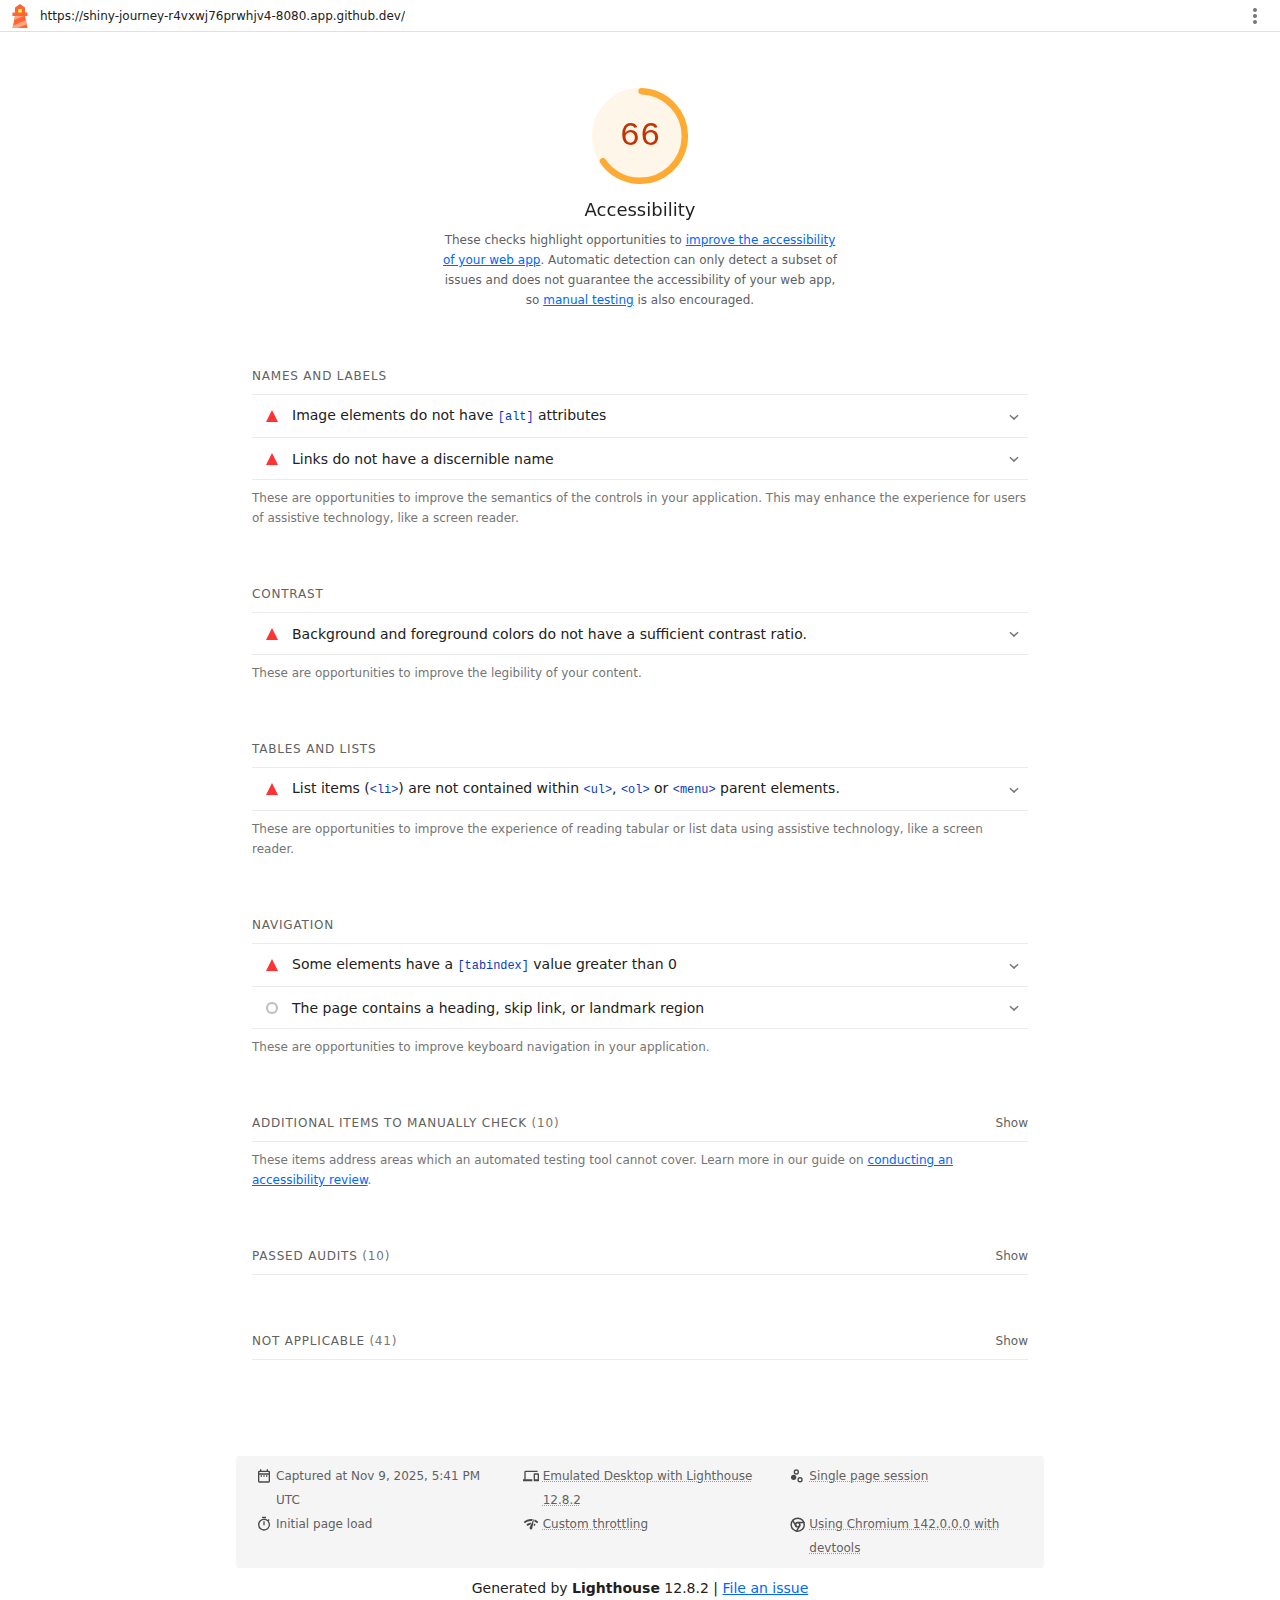
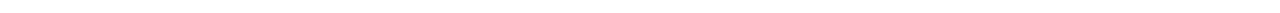
<file: lighthouse/1eb6a0dc8c998284ff50da813ff11dad19bdb588.html>
<!--
@license
Copyright 2018 Google LLC
SPDX-License-Identifier: Apache-2.0
-->
<!doctype html>
<html lang="en">
<head>
  <meta charset="utf-8">
  <meta name="viewport" content="width=device-width, initial-scale=1, minimum-scale=1">
  <link rel="icon" href='data:image/svg+xml;utf8,<svg fill="none" xmlns="http://www.w3.org/2000/svg" viewBox="0 0 48 48"><path d="m14 7 10-7 10 7v10h5v7h-5l5 24H9l5-24H9v-7h5V7Z" fill="%23F63"/><path d="M31.561 24H14l-1.689 8.105L31.561 24ZM18.983 48H9l1.022-4.907L35.723 32.27l1.663 7.98L18.983 48Z" fill="%23FFA385"/><path fill="%23FF3" d="M20.5 10h7v7h-7z"/></svg>'>
  <title>Lighthouse Report</title>
  <style>body {margin: 0}</style>
</head>
<body>
  <noscript>Lighthouse report requires JavaScript. Please enable.</noscript>

  <div id="lh-log"></div>

  <script>window.__LIGHTHOUSE_JSON__ = {"lighthouseVersion":"12.8.2","requestedUrl":"https://shiny-journey-r4vxwj76prwhjv4-8080.app.github.dev/","mainDocumentUrl":"https://shiny-journey-r4vxwj76prwhjv4-8080.app.github.dev/","finalDisplayedUrl":"https://shiny-journey-r4vxwj76prwhjv4-8080.app.github.dev/","finalUrl":"https://shiny-journey-r4vxwj76prwhjv4-8080.app.github.dev/","fetchTime":"2025-11-09T17:41:07.644Z","gatherMode":"navigation","runWarnings":[],"userAgent":"Mozilla/5.0 (Macintosh; Intel Mac OS X 10_15_7) AppleWebKit/537.36 (KHTML, like Gecko) Chrome/142.0.0.0 Safari/537.36","environment":{"networkUserAgent":"Mozilla/5.0 (Macintosh; Intel Mac OS X 10_15_7) AppleWebKit/537.36 (KHTML, like Gecko) Chrome/136.0.0.0 Safari/537.36","hostUserAgent":"Mozilla/5.0 (Macintosh; Intel Mac OS X 10_15_7) AppleWebKit/537.36 (KHTML, like Gecko) Chrome/142.0.0.0 Safari/537.36","benchmarkIndex":2696,"credits":{"axe-core":"4.10.3"}},"audits":{"accesskeys":{"id":"accesskeys","title":"`[accesskey]` values are unique","description":"Access keys let users quickly focus a part of the page. For proper navigation, each access key must be unique. [Learn more about access keys](https://dequeuniversity.com/rules/axe/4.10/accesskeys).","score":null,"scoreDisplayMode":"notApplicable"},"aria-allowed-attr":{"id":"aria-allowed-attr","title":"`[aria-*]` attributes match their roles","description":"Each ARIA `role` supports a specific subset of `aria-*` attributes. Mismatching these invalidates the `aria-*` attributes. [Learn how to match ARIA attributes to their roles](https://dequeuniversity.com/rules/axe/4.10/aria-allowed-attr).","score":null,"scoreDisplayMode":"notApplicable"},"aria-allowed-role":{"id":"aria-allowed-role","title":"Uses ARIA roles only on compatible elements","description":"Many HTML elements can only be assigned certain ARIA roles. Using ARIA roles where they are not allowed can interfere with the accessibility of the web page. [Learn more about ARIA roles](https://dequeuniversity.com/rules/axe/4.10/aria-allowed-role).","score":null,"scoreDisplayMode":"notApplicable"},"aria-command-name":{"id":"aria-command-name","title":"`button`, `link`, and `menuitem` elements have accessible names","description":"When an element doesn't have an accessible name, screen readers announce it with a generic name, making it unusable for users who rely on screen readers. [Learn how to make command elements more accessible](https://dequeuniversity.com/rules/axe/4.10/aria-command-name).","score":null,"scoreDisplayMode":"notApplicable"},"aria-conditional-attr":{"id":"aria-conditional-attr","title":"ARIA attributes are used as specified for the element's role","description":"Some ARIA attributes are only allowed on an element under certain conditions. [Learn more about conditional ARIA attributes](https://dequeuniversity.com/rules/axe/4.10/aria-conditional-attr).","score":null,"scoreDisplayMode":"notApplicable"},"aria-deprecated-role":{"id":"aria-deprecated-role","title":"Deprecated ARIA roles were not used","description":"Deprecated ARIA roles may not be processed correctly by assistive technology. [Learn more about deprecated ARIA roles](https://dequeuniversity.com/rules/axe/4.10/aria-deprecated-role).","score":null,"scoreDisplayMode":"notApplicable"},"aria-dialog-name":{"id":"aria-dialog-name","title":"Elements with `role=\"dialog\"` or `role=\"alertdialog\"` have accessible names.","description":"ARIA dialog elements without accessible names may prevent screen readers users from discerning the purpose of these elements. [Learn how to make ARIA dialog elements more accessible](https://dequeuniversity.com/rules/axe/4.10/aria-dialog-name).","score":null,"scoreDisplayMode":"notApplicable"},"aria-hidden-body":{"id":"aria-hidden-body","title":"`[aria-hidden=\"true\"]` is not present on the document `\u003cbody>`","description":"Assistive technologies, like screen readers, work inconsistently when `aria-hidden=\"true\"` is set on the document `\u003cbody>`. [Learn how `aria-hidden` affects the document body](https://dequeuniversity.com/rules/axe/4.10/aria-hidden-body).","score":1,"scoreDisplayMode":"binary","details":{"type":"table","headings":[{"key":"node","valueType":"node","subItemsHeading":{"key":"relatedNode","valueType":"node"},"label":"Failing Elements"}],"items":[]}},"aria-hidden-focus":{"id":"aria-hidden-focus","title":"`[aria-hidden=\"true\"]` elements do not contain focusable descendents","description":"Focusable descendents within an `[aria-hidden=\"true\"]` element prevent those interactive elements from being available to users of assistive technologies like screen readers. [Learn how `aria-hidden` affects focusable elements](https://dequeuniversity.com/rules/axe/4.10/aria-hidden-focus).","score":1,"scoreDisplayMode":"binary","details":{"type":"table","headings":[{"key":"node","valueType":"node","subItemsHeading":{"key":"relatedNode","valueType":"node"},"label":"Failing Elements"}],"items":[]}},"aria-input-field-name":{"id":"aria-input-field-name","title":"ARIA input fields have accessible names","description":"When an input field doesn't have an accessible name, screen readers announce it with a generic name, making it unusable for users who rely on screen readers. [Learn more about input field labels](https://dequeuniversity.com/rules/axe/4.10/aria-input-field-name).","score":null,"scoreDisplayMode":"notApplicable"},"aria-meter-name":{"id":"aria-meter-name","title":"ARIA `meter` elements have accessible names","description":"When a meter element doesn't have an accessible name, screen readers announce it with a generic name, making it unusable for users who rely on screen readers. [Learn how to name `meter` elements](https://dequeuniversity.com/rules/axe/4.10/aria-meter-name).","score":null,"scoreDisplayMode":"notApplicable"},"aria-progressbar-name":{"id":"aria-progressbar-name","title":"ARIA `progressbar` elements have accessible names","description":"When a `progressbar` element doesn't have an accessible name, screen readers announce it with a generic name, making it unusable for users who rely on screen readers. [Learn how to label `progressbar` elements](https://dequeuniversity.com/rules/axe/4.10/aria-progressbar-name).","score":null,"scoreDisplayMode":"notApplicable"},"aria-prohibited-attr":{"id":"aria-prohibited-attr","title":"Elements use only permitted ARIA attributes","description":"Using ARIA attributes in roles where they are prohibited can mean that important information is not communicated to users of assistive technologies. [Learn more about prohibited ARIA roles](https://dequeuniversity.com/rules/axe/4.10/aria-prohibited-attr).","score":null,"scoreDisplayMode":"notApplicable"},"aria-required-attr":{"id":"aria-required-attr","title":"`[role]`s have all required `[aria-*]` attributes","description":"Some ARIA roles have required attributes that describe the state of the element to screen readers. [Learn more about roles and required attributes](https://dequeuniversity.com/rules/axe/4.10/aria-required-attr).","score":null,"scoreDisplayMode":"notApplicable"},"aria-required-children":{"id":"aria-required-children","title":"Elements with an ARIA `[role]` that require children to contain a specific `[role]` have all required children.","description":"Some ARIA parent roles must contain specific child roles to perform their intended accessibility functions. [Learn more about roles and required children elements](https://dequeuniversity.com/rules/axe/4.10/aria-required-children).","score":null,"scoreDisplayMode":"notApplicable"},"aria-required-parent":{"id":"aria-required-parent","title":"`[role]`s are contained by their required parent element","description":"Some ARIA child roles must be contained by specific parent roles to properly perform their intended accessibility functions. [Learn more about ARIA roles and required parent element](https://dequeuniversity.com/rules/axe/4.10/aria-required-parent).","score":null,"scoreDisplayMode":"notApplicable"},"aria-roles":{"id":"aria-roles","title":"`[role]` values are valid","description":"ARIA roles must have valid values in order to perform their intended accessibility functions. [Learn more about valid ARIA roles](https://dequeuniversity.com/rules/axe/4.10/aria-roles).","score":null,"scoreDisplayMode":"notApplicable"},"aria-text":{"id":"aria-text","title":"Elements with the `role=text` attribute do not have focusable descendents.","description":"Adding `role=text` around a text node split by markup enables VoiceOver to treat it as one phrase, but the element's focusable descendents will not be announced. [Learn more about the `role=text` attribute](https://dequeuniversity.com/rules/axe/4.10/aria-text).","score":null,"scoreDisplayMode":"notApplicable"},"aria-toggle-field-name":{"id":"aria-toggle-field-name","title":"ARIA toggle fields have accessible names","description":"When a toggle field doesn't have an accessible name, screen readers announce it with a generic name, making it unusable for users who rely on screen readers. [Learn more about toggle fields](https://dequeuniversity.com/rules/axe/4.10/aria-toggle-field-name).","score":null,"scoreDisplayMode":"notApplicable"},"aria-tooltip-name":{"id":"aria-tooltip-name","title":"ARIA `tooltip` elements have accessible names","description":"When a tooltip element doesn't have an accessible name, screen readers announce it with a generic name, making it unusable for users who rely on screen readers. [Learn how to name `tooltip` elements](https://dequeuniversity.com/rules/axe/4.10/aria-tooltip-name).","score":null,"scoreDisplayMode":"notApplicable"},"aria-treeitem-name":{"id":"aria-treeitem-name","title":"ARIA `treeitem` elements have accessible names","description":"When a `treeitem` element doesn't have an accessible name, screen readers announce it with a generic name, making it unusable for users who rely on screen readers. [Learn more about labeling `treeitem` elements](https://dequeuniversity.com/rules/axe/4.10/aria-treeitem-name).","score":null,"scoreDisplayMode":"notApplicable"},"aria-valid-attr-value":{"id":"aria-valid-attr-value","title":"`[aria-*]` attributes have valid values","description":"Assistive technologies, like screen readers, can't interpret ARIA attributes with invalid values. [Learn more about valid values for ARIA attributes](https://dequeuniversity.com/rules/axe/4.10/aria-valid-attr-value).","score":null,"scoreDisplayMode":"notApplicable"},"aria-valid-attr":{"id":"aria-valid-attr","title":"`[aria-*]` attributes are valid and not misspelled","description":"Assistive technologies, like screen readers, can't interpret ARIA attributes with invalid names. [Learn more about valid ARIA attributes](https://dequeuniversity.com/rules/axe/4.10/aria-valid-attr).","score":null,"scoreDisplayMode":"notApplicable"},"button-name":{"id":"button-name","title":"Buttons have an accessible name","description":"When a button doesn't have an accessible name, screen readers announce it as \"button\", making it unusable for users who rely on screen readers. [Learn how to make buttons more accessible](https://dequeuniversity.com/rules/axe/4.10/button-name).","score":1,"scoreDisplayMode":"binary","details":{"type":"table","headings":[{"key":"node","valueType":"node","subItemsHeading":{"key":"relatedNode","valueType":"node"},"label":"Failing Elements"}],"items":[]}},"bypass":{"id":"bypass","title":"The page contains a heading, skip link, or landmark region","description":"Adding ways to bypass repetitive content lets keyboard users navigate the page more efficiently. [Learn more about bypass blocks](https://dequeuniversity.com/rules/axe/4.10/bypass).","score":1,"scoreDisplayMode":"informative","details":{"type":"table","headings":[{"key":"node","valueType":"node","subItemsHeading":{"key":"relatedNode","valueType":"node"},"label":"Failing Elements"}],"items":[{"node":{"type":"node","lhId":"1-19-HTML","path":"1,HTML","selector":"html","boundingRect":{"top":0,"bottom":1052,"left":0,"right":1265,"width":1265,"height":1052},"snippet":"\u003chtml lang=\"en\">","nodeLabel":"html","explanation":"Fix any of the following:\n  No valid skip link found\n  Page does not have a heading\n  Page does not have a landmark region"}}],"debugData":{"type":"debugdata","impact":"serious","tags":["cat.keyboard","wcag2a","wcag241","section508","section508.22.o","TTv5","TT9.a","EN-301-549","EN-9.2.4.1"]}}},"color-contrast":{"id":"color-contrast","title":"Background and foreground colors do not have a sufficient contrast ratio.","description":"Low-contrast text is difficult or impossible for many users to read. [Learn how to provide sufficient color contrast](https://dequeuniversity.com/rules/axe/4.10/color-contrast).","score":0,"scoreDisplayMode":"binary","details":{"type":"table","headings":[{"key":"node","valueType":"node","subItemsHeading":{"key":"relatedNode","valueType":"node"},"label":"Failing Elements"}],"items":[{"node":{"type":"node","lhId":"1-0-DIV","path":"1,HTML,1,BODY,0,DIV,0,DIV,1,DIV","selector":"body > div.header > div.header-logo > div.club-name","boundingRect":{"top":48,"bottom":81,"left":258,"right":517,"width":259,"height":33},"snippet":"\u003cdiv class=\"club-name\">","nodeLabel":"Medical Mysteries Club","explanation":"Fix any of the following:\n  Element has insufficient color contrast of 2.9 (foreground color: #01aa9d, background color: #ffffff, font size: 18.0pt (24px), font weight: bold). Expected contrast ratio of 3:1"},"subItems":{"type":"subitems","items":[{"relatedNode":{"type":"node","lhId":"1-1-BODY","path":"1,HTML,1,BODY","selector":"body","boundingRect":{"top":16,"bottom":1020,"left":32,"right":1171,"width":1139,"height":1004},"snippet":"\u003cbody>","nodeLabel":"body"}}]}},{"node":{"type":"node","lhId":"1-2-A","path":"1,HTML,1,BODY,0,DIV,1,DIV,0,DIV,0,LI,0,A","selector":"div.nav > div.ul > li > a","boundingRect":{"top":52,"bottom":74,"left":632,"right":678,"width":46,"height":22},"snippet":"\u003ca href=\"#\">","nodeLabel":"About","explanation":"Fix any of the following:\n  Element has insufficient color contrast of 4.17 (foreground color: #7c7c7c, background color: #ffffff, font size: 12.0pt (16px), font weight: bold). Expected contrast ratio of 4.5:1"},"subItems":{"type":"subitems","items":[{"relatedNode":{"type":"node","lhId":"1-1-BODY","path":"1,HTML,1,BODY","selector":"body","boundingRect":{"top":16,"bottom":1020,"left":32,"right":1171,"width":1139,"height":1004},"snippet":"\u003cbody>","nodeLabel":"body"}}]}},{"node":{"type":"node","lhId":"1-3-A","path":"1,HTML,1,BODY,0,DIV,1,DIV,0,DIV,1,LI,0,A","selector":"div.nav > div.ul > li > a","boundingRect":{"top":52,"bottom":74,"left":696,"right":781,"width":85,"height":22},"snippet":"\u003ca href=\"#\">","nodeLabel":"Community","explanation":"Fix any of the following:\n  Element has insufficient color contrast of 4.17 (foreground color: #7c7c7c, background color: #ffffff, font size: 12.0pt (16px), font weight: bold). Expected contrast ratio of 4.5:1"},"subItems":{"type":"subitems","items":[{"relatedNode":{"type":"node","lhId":"1-1-BODY","path":"1,HTML,1,BODY","selector":"body","boundingRect":{"top":16,"bottom":1020,"left":32,"right":1171,"width":1139,"height":1004},"snippet":"\u003cbody>","nodeLabel":"body"}}]}},{"node":{"type":"node","lhId":"1-4-A","path":"1,HTML,1,BODY,0,DIV,1,DIV,0,DIV,2,LI,0,A","selector":"div.nav > div.ul > li > a","boundingRect":{"top":52,"bottom":74,"left":799,"right":854,"width":54,"height":22},"snippet":"\u003ca href=\"#\">","nodeLabel":"Donate","explanation":"Fix any of the following:\n  Element has insufficient color contrast of 4.17 (foreground color: #7c7c7c, background color: #ffffff, font size: 12.0pt (16px), font weight: bold). Expected contrast ratio of 4.5:1"},"subItems":{"type":"subitems","items":[{"relatedNode":{"type":"node","lhId":"1-1-BODY","path":"1,HTML,1,BODY","selector":"body","boundingRect":{"top":16,"bottom":1020,"left":32,"right":1171,"width":1139,"height":1004},"snippet":"\u003cbody>","nodeLabel":"body"}}]}},{"node":{"type":"node","lhId":"1-5-A","path":"1,HTML,1,BODY,0,DIV,1,DIV,0,DIV,3,LI,0,A","selector":"div.nav > div.ul > li > a","boundingRect":{"top":52,"bottom":74,"left":872,"right":908,"width":36,"height":22},"snippet":"\u003ca href=\"#\">","nodeLabel":"Q&A","explanation":"Fix any of the following:\n  Element has insufficient color contrast of 4.17 (foreground color: #7c7c7c, background color: #ffffff, font size: 12.0pt (16px), font weight: bold). Expected contrast ratio of 4.5:1"},"subItems":{"type":"subitems","items":[{"relatedNode":{"type":"node","lhId":"1-1-BODY","path":"1,HTML,1,BODY","selector":"body","boundingRect":{"top":16,"bottom":1020,"left":32,"right":1171,"width":1139,"height":1004},"snippet":"\u003cbody>","nodeLabel":"body"}}]}},{"node":{"type":"node","lhId":"1-6-A","path":"1,HTML,1,BODY,0,DIV,1,DIV,0,DIV,4,LI,0,A","selector":"div.nav > div.ul > li > a","boundingRect":{"top":36,"bottom":90,"left":926,"right":1028,"width":103,"height":54},"snippet":"\u003ca href=\"#\">","nodeLabel":"Subscribe","explanation":"Fix any of the following:\n  Element has insufficient color contrast of 2.9 (foreground color: #ffffff, background color: #01aa9d, font size: 12.0pt (16px), font weight: normal). Expected contrast ratio of 4.5:1"}},{"node":{"type":"node","lhId":"1-7-P","path":"1,HTML,1,BODY,2,DIV,0,DIV,0,DIV,1,P","selector":"div.main > div.home > div.section-left > p","boundingRect":{"top":235,"bottom":300,"left":174,"right":657,"width":482,"height":65},"snippet":"\u003cp>","nodeLabel":"Subscribe to our e-newsletter and have medical mysteries delivered to your inbo…","explanation":"Fix any of the following:\n  Element has insufficient color contrast of 4.17 (foreground color: #7c7c7c, background color: #ffffff, font size: 12.0pt (16px), font weight: normal). Expected contrast ratio of 4.5:1"},"subItems":{"type":"subitems","items":[{"relatedNode":{"type":"node","lhId":"1-1-BODY","path":"1,HTML,1,BODY","selector":"body","boundingRect":{"top":16,"bottom":1020,"left":32,"right":1171,"width":1139,"height":1004},"snippet":"\u003cbody>","nodeLabel":"body"}}]}},{"node":{"type":"node","lhId":"1-8-B","path":"1,HTML,1,BODY,2,DIV,0,DIV,0,DIV,3,P,0,B","selector":"div.home > div.section-left > p > b","boundingRect":{"top":377,"bottom":398,"left":174,"right":317,"width":143,"height":22},"snippet":"\u003cb>","nodeLabel":"Mermaid syndrome","explanation":"Fix any of the following:\n  Element has insufficient color contrast of 4.17 (foreground color: #7c7c7c, background color: #ffffff, font size: 12.0pt (16px), font weight: bold). Expected contrast ratio of 4.5:1"},"subItems":{"type":"subitems","items":[{"relatedNode":{"type":"node","lhId":"1-1-BODY","path":"1,HTML,1,BODY","selector":"body","boundingRect":{"top":16,"bottom":1020,"left":32,"right":1171,"width":1139,"height":1004},"snippet":"\u003cbody>","nodeLabel":"body"}}]}},{"node":{"type":"node","lhId":"1-9-P","path":"1,HTML,1,BODY,2,DIV,0,DIV,0,DIV,4,P","selector":"div.main > div.home > div.section-left > p.bullet","boundingRect":{"top":407,"bottom":505,"left":190,"right":657,"width":466,"height":98},"snippet":"\u003cp class=\"bullet\">","nodeLabel":"Sirenomelia , also known as mermaid syndrome, is an extremely rare congenital d…","explanation":"Fix any of the following:\n  Element has insufficient color contrast of 4.17 (foreground color: #7c7c7c, background color: #ffffff, font size: 10.8pt (14.4px), font weight: normal). Expected contrast ratio of 4.5:1"},"subItems":{"type":"subitems","items":[{"relatedNode":{"type":"node","lhId":"1-1-BODY","path":"1,HTML,1,BODY","selector":"body","boundingRect":{"top":16,"bottom":1020,"left":32,"right":1171,"width":1139,"height":1004},"snippet":"\u003cbody>","nodeLabel":"body"}}]}},{"node":{"type":"node","lhId":"1-10-A","path":"1,HTML,1,BODY,2,DIV,0,DIV,0,DIV,4,P,0,A","selector":"div.home > div.section-left > p.bullet > a","boundingRect":{"top":407,"bottom":427,"left":193,"right":276,"width":82,"height":20},"snippet":"\u003ca href=\"https://rarediseases.org/rare-diseases/sirenomelia\">","nodeLabel":"Sirenomelia ","explanation":"Fix any of the following:\n  Element has insufficient color contrast of 4.17 (foreground color: #7c7c7c, background color: #ffffff, font size: 10.8pt (14.4px), font weight: normal). Expected contrast ratio of 4.5:1"},"subItems":{"type":"subitems","items":[{"relatedNode":{"type":"node","lhId":"1-1-BODY","path":"1,HTML,1,BODY","selector":"body","boundingRect":{"top":16,"bottom":1020,"left":32,"right":1171,"width":1139,"height":1004},"snippet":"\u003cbody>","nodeLabel":"body"}}]}},{"node":{"type":"node","lhId":"1-11-B","path":"1,HTML,1,BODY,2,DIV,0,DIV,0,DIV,5,P,0,B","selector":"div.home > div.section-left > p > b","boundingRect":{"top":530,"bottom":551,"left":174,"right":367,"width":193,"height":22},"snippet":"\u003cb>","nodeLabel":"Maple syrup urine disease","explanation":"Fix any of the following:\n  Element has insufficient color contrast of 4.17 (foreground color: #7c7c7c, background color: #ffffff, font size: 12.0pt (16px), font weight: bold). Expected contrast ratio of 4.5:1"},"subItems":{"type":"subitems","items":[{"relatedNode":{"type":"node","lhId":"1-1-BODY","path":"1,HTML,1,BODY","selector":"body","boundingRect":{"top":16,"bottom":1020,"left":32,"right":1171,"width":1139,"height":1004},"snippet":"\u003cbody>","nodeLabel":"body"}}]}},{"node":{"type":"node","lhId":"1-12-P","path":"1,HTML,1,BODY,2,DIV,0,DIV,0,DIV,6,P","selector":"div.main > div.home > div.section-left > p.bullet","boundingRect":{"top":560,"bottom":658,"left":190,"right":657,"width":466,"height":98},"snippet":"\u003cp class=\"bullet\">","nodeLabel":"Maple syrup urine disease (MSUD) is a rare genetic disorder characterized by a …","explanation":"Fix any of the following:\n  Element has insufficient color contrast of 4.17 (foreground color: #7c7c7c, background color: #ffffff, font size: 10.8pt (14.4px), font weight: normal). Expected contrast ratio of 4.5:1"},"subItems":{"type":"subitems","items":[{"relatedNode":{"type":"node","lhId":"1-1-BODY","path":"1,HTML,1,BODY","selector":"body","boundingRect":{"top":16,"bottom":1020,"left":32,"right":1171,"width":1139,"height":1004},"snippet":"\u003cbody>","nodeLabel":"body"}}]}},{"node":{"type":"node","lhId":"1-13-A","path":"1,HTML,1,BODY,2,DIV,0,DIV,0,DIV,6,P,0,A","selector":"div.home > div.section-left > p.bullet > a","boundingRect":{"top":560,"bottom":580,"left":204,"right":457,"width":253,"height":20},"snippet":"\u003ca href=\"https://rarediseases.org/rare-diseases/maple-syrup-urine-disease\">","nodeLabel":"Maple syrup urine disease (MSUD)","explanation":"Fix any of the following:\n  Element has insufficient color contrast of 4.17 (foreground color: #7c7c7c, background color: #ffffff, font size: 10.8pt (14.4px), font weight: normal). Expected contrast ratio of 4.5:1"},"subItems":{"type":"subitems","items":[{"relatedNode":{"type":"node","lhId":"1-1-BODY","path":"1,HTML,1,BODY","selector":"body","boundingRect":{"top":16,"bottom":1020,"left":32,"right":1171,"width":1139,"height":1004},"snippet":"\u003cbody>","nodeLabel":"body"}}]}},{"node":{"type":"node","lhId":"1-14-B","path":"1,HTML,1,BODY,2,DIV,0,DIV,0,DIV,7,P,0,B","selector":"div.home > div.section-left > p > b","boundingRect":{"top":683,"bottom":704,"left":174,"right":330,"width":155,"height":22},"snippet":"\u003cb>","nodeLabel":"Klinefelter syndrome","explanation":"Fix any of the following:\n  Element has insufficient color contrast of 4.17 (foreground color: #7c7c7c, background color: #ffffff, font size: 12.0pt (16px), font weight: bold). Expected contrast ratio of 4.5:1"},"subItems":{"type":"subitems","items":[{"relatedNode":{"type":"node","lhId":"1-1-BODY","path":"1,HTML,1,BODY","selector":"body","boundingRect":{"top":16,"bottom":1020,"left":32,"right":1171,"width":1139,"height":1004},"snippet":"\u003cbody>","nodeLabel":"body"}}]}},{"node":{"type":"node","lhId":"1-15-P","path":"1,HTML,1,BODY,2,DIV,0,DIV,0,DIV,8,P","selector":"div.main > div.home > div.section-left > p.bullet","boundingRect":{"top":713,"bottom":830,"left":190,"right":657,"width":466,"height":117},"snippet":"\u003cp class=\"bullet\">","nodeLabel":"Klinefelter syndrome is a chromosomal variation in males in which one extra X c…","explanation":"Fix any of the following:\n  Element has insufficient color contrast of 4.17 (foreground color: #7c7c7c, background color: #ffffff, font size: 10.8pt (14.4px), font weight: normal). Expected contrast ratio of 4.5:1"},"subItems":{"type":"subitems","items":[{"relatedNode":{"type":"node","lhId":"1-1-BODY","path":"1,HTML,1,BODY","selector":"body","boundingRect":{"top":16,"bottom":1020,"left":32,"right":1171,"width":1139,"height":1004},"snippet":"\u003cbody>","nodeLabel":"body"}}]}},{"node":{"type":"node","lhId":"1-16-A","path":"1,HTML,1,BODY,2,DIV,0,DIV,0,DIV,8,P,0,A","selector":"div.home > div.section-left > p.bullet > a","boundingRect":{"top":713,"bottom":733,"left":192,"right":327,"width":135,"height":20},"snippet":"\u003ca href=\"https://rarediseases.org/rare-diseases/47-xxy-klinefelter-syndrome\">","nodeLabel":"Klinefelter syndrome","explanation":"Fix any of the following:\n  Element has insufficient color contrast of 4.17 (foreground color: #7c7c7c, background color: #ffffff, font size: 10.8pt (14.4px), font weight: normal). Expected contrast ratio of 4.5:1"},"subItems":{"type":"subitems","items":[{"relatedNode":{"type":"node","lhId":"1-1-BODY","path":"1,HTML,1,BODY","selector":"body","boundingRect":{"top":16,"bottom":1020,"left":32,"right":1171,"width":1139,"height":1004},"snippet":"\u003cbody>","nodeLabel":"body"}}]}},{"node":{"type":"node","lhId":"1-17-BUTTON","path":"1,HTML,1,BODY,2,DIV,0,DIV,0,DIV,9,FORM,0,DIV,1,BUTTON","selector":"div.section-left > form > div.form-group > button","boundingRect":{"top":855,"bottom":907,"left":414,"right":515,"width":101,"height":52},"snippet":"\u003cbutton type=\"submit\" tabindex=\"1\">","nodeLabel":"Subscribe","explanation":"Fix any of the following:\n  Element has insufficient color contrast of 2.9 (foreground color: #ffffff, background color: #01aa9d, font size: 12.0pt (16px), font weight: normal). Expected contrast ratio of 4.5:1"}}],"debugData":{"type":"debugdata","impact":"serious","tags":["cat.color","wcag2aa","wcag143","TTv5","TT13.c","EN-301-549","EN-9.1.4.3","ACT"]}}},"definition-list":{"id":"definition-list","title":"`\u003cdl>`'s contain only properly-ordered `\u003cdt>` and `\u003cdd>` groups, `\u003cscript>`, `\u003ctemplate>` or `\u003cdiv>` elements.","description":"When definition lists are not properly marked up, screen readers may produce confusing or inaccurate output. [Learn how to structure definition lists correctly](https://dequeuniversity.com/rules/axe/4.10/definition-list).","score":null,"scoreDisplayMode":"notApplicable"},"dlitem":{"id":"dlitem","title":"Definition list items are wrapped in `\u003cdl>` elements","description":"Definition list items (`\u003cdt>` and `\u003cdd>`) must be wrapped in a parent `\u003cdl>` element to ensure that screen readers can properly announce them. [Learn how to structure definition lists correctly](https://dequeuniversity.com/rules/axe/4.10/dlitem).","score":null,"scoreDisplayMode":"notApplicable"},"document-title":{"id":"document-title","title":"Document has a `\u003ctitle>` element","description":"The title gives screen reader users an overview of the page, and search engine users rely on it heavily to determine if a page is relevant to their search. [Learn more about document titles](https://dequeuniversity.com/rules/axe/4.10/document-title).","score":1,"scoreDisplayMode":"binary","details":{"type":"table","headings":[{"key":"node","valueType":"node","subItemsHeading":{"key":"relatedNode","valueType":"node"},"label":"Failing Elements"}],"items":[]}},"duplicate-id-aria":{"id":"duplicate-id-aria","title":"ARIA IDs are unique","description":"The value of an ARIA ID must be unique to prevent other instances from being overlooked by assistive technologies. [Learn how to fix duplicate ARIA IDs](https://dequeuniversity.com/rules/axe/4.10/duplicate-id-aria).","score":null,"scoreDisplayMode":"notApplicable"},"empty-heading":{"id":"empty-heading","title":"All heading elements contain content.","description":"A heading with no content or inaccessible text prevent screen reader users from accessing information on the page's structure. [Learn more about headings](https://dequeuniversity.com/rules/axe/4.10/empty-heading).","score":null,"scoreDisplayMode":"notApplicable"},"form-field-multiple-labels":{"id":"form-field-multiple-labels","title":"No form fields have multiple labels","description":"Form fields with multiple labels can be confusingly announced by assistive technologies like screen readers which use either the first, the last, or all of the labels. [Learn how to use form labels](https://dequeuniversity.com/rules/axe/4.10/form-field-multiple-labels).","score":null,"scoreDisplayMode":"notApplicable"},"frame-title":{"id":"frame-title","title":"`\u003cframe>` or `\u003ciframe>` elements have a title","description":"Screen reader users rely on frame titles to describe the contents of frames. [Learn more about frame titles](https://dequeuniversity.com/rules/axe/4.10/frame-title).","score":null,"scoreDisplayMode":"notApplicable"},"heading-order":{"id":"heading-order","title":"Heading elements appear in a sequentially-descending order","description":"Properly ordered headings that do not skip levels convey the semantic structure of the page, making it easier to navigate and understand when using assistive technologies. [Learn more about heading order](https://dequeuniversity.com/rules/axe/4.10/heading-order).","score":null,"scoreDisplayMode":"notApplicable"},"html-has-lang":{"id":"html-has-lang","title":"`\u003chtml>` element has a `[lang]` attribute","description":"If a page doesn't specify a `lang` attribute, a screen reader assumes that the page is in the default language that the user chose when setting up the screen reader. If the page isn't actually in the default language, then the screen reader might not announce the page's text correctly. [Learn more about the `lang` attribute](https://dequeuniversity.com/rules/axe/4.10/html-has-lang).","score":1,"scoreDisplayMode":"binary","details":{"type":"table","headings":[{"key":"node","valueType":"node","subItemsHeading":{"key":"relatedNode","valueType":"node"},"label":"Failing Elements"}],"items":[]}},"html-lang-valid":{"id":"html-lang-valid","title":"`\u003chtml>` element has a valid value for its `[lang]` attribute","description":"Specifying a valid [BCP 47 language](https://www.w3.org/International/questions/qa-choosing-language-tags#question) helps screen readers announce text properly. [Learn how to use the `lang` attribute](https://dequeuniversity.com/rules/axe/4.10/html-lang-valid).","score":1,"scoreDisplayMode":"binary","details":{"type":"table","headings":[{"key":"node","valueType":"node","subItemsHeading":{"key":"relatedNode","valueType":"node"},"label":"Failing Elements"}],"items":[]}},"html-xml-lang-mismatch":{"id":"html-xml-lang-mismatch","title":"`\u003chtml>` element has an `[xml:lang]` attribute with the same base language as the `[lang]` attribute.","description":"If the webpage does not specify a consistent language, then the screen reader might not announce the page's text correctly. [Learn more about the `lang` attribute](https://dequeuniversity.com/rules/axe/4.10/html-xml-lang-mismatch).","score":null,"scoreDisplayMode":"notApplicable"},"identical-links-same-purpose":{"id":"identical-links-same-purpose","title":"Identical links have the same purpose.","description":"Links with the same destination should have the same description, to help users understand the link's purpose and decide whether to follow it. [Learn more about identical links](https://dequeuniversity.com/rules/axe/4.10/identical-links-same-purpose).","score":null,"scoreDisplayMode":"notApplicable"},"image-alt":{"id":"image-alt","title":"Image elements do not have `[alt]` attributes","description":"Informative elements should aim for short, descriptive alternate text. Decorative elements can be ignored with an empty alt attribute. [Learn more about the `alt` attribute](https://dequeuniversity.com/rules/axe/4.10/image-alt).","score":0,"scoreDisplayMode":"binary","details":{"type":"table","headings":[{"key":"node","valueType":"node","subItemsHeading":{"key":"relatedNode","valueType":"node"},"label":"Failing Elements"}],"items":[{"node":{"type":"node","lhId":"1-18-IMG","path":"1,HTML,1,BODY,0,DIV,0,DIV,0,A,0,IMG","selector":"div.header > div.header-logo > a > img","boundingRect":{"top":16,"bottom":120,"left":142,"right":242,"width":100,"height":104},"snippet":"\u003cimg src=\"https://upload.wikimedia.org/wikipedia/commons/thumb/b/b3/Ph%C3%B2ng_tr%C3…\">","nodeLabel":"div.header > div.header-logo > a > img","explanation":"Fix any of the following:\n  Element does not have an alt attribute\n  aria-label attribute does not exist or is empty\n  aria-labelledby attribute does not exist, references elements that do not exist or references elements that are empty\n  Element has no title attribute\n  Element's default semantics were not overridden with role=\"none\" or role=\"presentation\""}}],"debugData":{"type":"debugdata","impact":"critical","tags":["cat.text-alternatives","wcag2a","wcag111","section508","section508.22.a","TTv5","TT7.a","TT7.b","EN-301-549","EN-9.1.1.1","ACT"]}}},"image-redundant-alt":{"id":"image-redundant-alt","title":"Image elements do not have `[alt]` attributes that are redundant text.","description":"Informative elements should aim for short, descriptive alternative text. Alternative text that is exactly the same as the text adjacent to the link or image is potentially confusing for screen reader users, because the text will be read twice. [Learn more about the `alt` attribute](https://dequeuniversity.com/rules/axe/4.10/image-redundant-alt).","score":1,"scoreDisplayMode":"binary","details":{"type":"table","headings":[{"key":"node","valueType":"node","subItemsHeading":{"key":"relatedNode","valueType":"node"},"label":"Failing Elements"}],"items":[]}},"input-button-name":{"id":"input-button-name","title":"Input buttons have discernible text.","description":"Adding discernable and accessible text to input buttons may help screen reader users understand the purpose of the input button. [Learn more about input buttons](https://dequeuniversity.com/rules/axe/4.10/input-button-name).","score":null,"scoreDisplayMode":"notApplicable"},"input-image-alt":{"id":"input-image-alt","title":"`\u003cinput type=\"image\">` elements have `[alt]` text","description":"When an image is being used as an `\u003cinput>` button, providing alternative text can help screen reader users understand the purpose of the button. [Learn about input image alt text](https://dequeuniversity.com/rules/axe/4.10/input-image-alt).","score":null,"scoreDisplayMode":"notApplicable"},"label-content-name-mismatch":{"id":"label-content-name-mismatch","title":"Elements with visible text labels have matching accessible names.","description":"Visible text labels that do not match the accessible name can result in a confusing experience for screen reader users. [Learn more about accessible names](https://dequeuniversity.com/rules/axe/4.10/label-content-name-mismatch).","score":null,"scoreDisplayMode":"notApplicable"},"label":{"id":"label","title":"Form elements have associated labels","description":"Labels ensure that form controls are announced properly by assistive technologies, like screen readers. [Learn more about form element labels](https://dequeuniversity.com/rules/axe/4.10/label).","score":null,"scoreDisplayMode":"notApplicable"},"landmark-one-main":{"id":"landmark-one-main","title":"Document has a main landmark.","description":"One main landmark helps screen reader users navigate a web page. [Learn more about landmarks](https://dequeuniversity.com/rules/axe/4.10/landmark-one-main).","score":1,"scoreDisplayMode":"informative","details":{"type":"table","headings":[{"key":"node","valueType":"node","subItemsHeading":{"key":"relatedNode","valueType":"node"},"label":"Failing Elements"}],"items":[{"node":{"type":"node","lhId":"1-19-HTML","path":"1,HTML","selector":"html","boundingRect":{"top":0,"bottom":1052,"left":0,"right":1265,"width":1265,"height":1052},"snippet":"\u003chtml lang=\"en\">","nodeLabel":"html","explanation":"Fix all of the following:\n  Document does not have a main landmark"}}],"debugData":{"type":"debugdata","impact":"moderate","tags":["cat.semantics","best-practice"]}}},"link-name":{"id":"link-name","title":"Links do not have a discernible name","description":"Link text (and alternate text for images, when used as links) that is discernible, unique, and focusable improves the navigation experience for screen reader users. [Learn how to make links accessible](https://dequeuniversity.com/rules/axe/4.10/link-name).","score":0,"scoreDisplayMode":"binary","details":{"type":"table","headings":[{"key":"node","valueType":"node","subItemsHeading":{"key":"relatedNode","valueType":"node"},"label":"Failing Elements"}],"items":[{"node":{"type":"node","lhId":"1-20-A","path":"1,HTML,1,BODY,0,DIV,0,DIV,0,A","selector":"body > div.header > div.header-logo > a","boundingRect":{"top":16,"bottom":126,"left":142,"right":242,"width":100,"height":110},"snippet":"\u003ca href=\"index.html\">","nodeLabel":"body > div.header > div.header-logo > a","explanation":"Fix all of the following:\n  Element is in tab order and does not have accessible text\n\nFix any of the following:\n  Element does not have text that is visible to screen readers\n  aria-label attribute does not exist or is empty\n  aria-labelledby attribute does not exist, references elements that do not exist or references elements that are empty\n  Element has no title attribute"}},{"node":{"type":"node","lhId":"1-21-A","path":"1,HTML,1,BODY,2,DIV,0,DIV,0,DIV,10,DIV,0,DIV,0,LI,0,A","selector":"div.social > div.ul > li > a","boundingRect":{"top":950,"bottom":971,"left":174,"right":204,"width":30,"height":22},"snippet":"\u003ca href=\"#\">","nodeLabel":"div.social > div.ul > li > a","explanation":"Fix all of the following:\n  Element is in tab order and does not have accessible text\n\nFix any of the following:\n  Element does not have text that is visible to screen readers\n  aria-label attribute does not exist or is empty\n  aria-labelledby attribute does not exist, references elements that do not exist or references elements that are empty\n  Element has no title attribute"}},{"node":{"type":"node","lhId":"1-22-A","path":"1,HTML,1,BODY,2,DIV,0,DIV,0,DIV,10,DIV,0,DIV,1,LI,0,A","selector":"div.social > div.ul > li > a","boundingRect":{"top":950,"bottom":971,"left":216,"right":246,"width":30,"height":22},"snippet":"\u003ca href=\"#\">","nodeLabel":"div.social > div.ul > li > a","explanation":"Fix all of the following:\n  Element is in tab order and does not have accessible text\n\nFix any of the following:\n  Element does not have text that is visible to screen readers\n  aria-label attribute does not exist or is empty\n  aria-labelledby attribute does not exist, references elements that do not exist or references elements that are empty\n  Element has no title attribute"}},{"node":{"type":"node","lhId":"1-23-A","path":"1,HTML,1,BODY,2,DIV,0,DIV,0,DIV,10,DIV,0,DIV,2,LI,0,A","selector":"div.social > div.ul > li > a","boundingRect":{"top":950,"bottom":971,"left":258,"right":288,"width":30,"height":22},"snippet":"\u003ca href=\"#\">","nodeLabel":"div.social > div.ul > li > a","explanation":"Fix all of the following:\n  Element is in tab order and does not have accessible text\n\nFix any of the following:\n  Element does not have text that is visible to screen readers\n  aria-label attribute does not exist or is empty\n  aria-labelledby attribute does not exist, references elements that do not exist or references elements that are empty\n  Element has no title attribute"}}],"debugData":{"type":"debugdata","impact":"serious","tags":["cat.name-role-value","wcag2a","wcag244","wcag412","section508","section508.22.a","TTv5","TT6.a","EN-301-549","EN-9.2.4.4","EN-9.4.1.2","ACT"]}}},"link-in-text-block":{"id":"link-in-text-block","title":"Links are distinguishable without relying on color.","description":"Low-contrast text is difficult or impossible for many users to read. Link text that is discernible improves the experience for users with low vision. [Learn how to make links distinguishable](https://dequeuniversity.com/rules/axe/4.10/link-in-text-block).","score":1,"scoreDisplayMode":"binary","details":{"type":"table","headings":[{"key":"node","valueType":"node","subItemsHeading":{"key":"relatedNode","valueType":"node"},"label":"Failing Elements"}],"items":[]}},"list":{"id":"list","title":"Lists contain only `\u003cli>` elements and script supporting elements (`\u003cscript>` and `\u003ctemplate>`).","description":"Screen readers have a specific way of announcing lists. Ensuring proper list structure aids screen reader output. [Learn more about proper list structure](https://dequeuniversity.com/rules/axe/4.10/list).","score":null,"scoreDisplayMode":"notApplicable"},"listitem":{"id":"listitem","title":"List items (`\u003cli>`) are not contained within `\u003cul>`, `\u003col>` or `\u003cmenu>` parent elements.","description":"Screen readers require list items (`\u003cli>`) to be contained within a parent `\u003cul>`, `\u003col>` or `\u003cmenu>` to be announced properly. [Learn more about proper list structure](https://dequeuniversity.com/rules/axe/4.10/listitem).","score":0,"scoreDisplayMode":"binary","details":{"type":"table","headings":[{"key":"node","valueType":"node","subItemsHeading":{"key":"relatedNode","valueType":"node"},"label":"Failing Elements"}],"items":[{"node":{"type":"node","lhId":"1-24-LI","path":"1,HTML,1,BODY,0,DIV,1,DIV,0,DIV,0,LI","selector":"div.header > div.nav > div.ul > li","boundingRect":{"top":52,"bottom":74,"left":632,"right":678,"width":46,"height":22},"snippet":"\u003cli>","nodeLabel":"About","explanation":"Fix any of the following:\n  List item does not have a \u003cul>, \u003col> parent element"}},{"node":{"type":"node","lhId":"1-25-LI","path":"1,HTML,1,BODY,0,DIV,1,DIV,0,DIV,1,LI","selector":"div.header > div.nav > div.ul > li","boundingRect":{"top":52,"bottom":74,"left":696,"right":781,"width":85,"height":22},"snippet":"\u003cli>","nodeLabel":"Community","explanation":"Fix any of the following:\n  List item does not have a \u003cul>, \u003col> parent element"}},{"node":{"type":"node","lhId":"1-26-LI","path":"1,HTML,1,BODY,0,DIV,1,DIV,0,DIV,2,LI","selector":"div.header > div.nav > div.ul > li","boundingRect":{"top":52,"bottom":74,"left":799,"right":854,"width":54,"height":22},"snippet":"\u003cli>","nodeLabel":"Donate","explanation":"Fix any of the following:\n  List item does not have a \u003cul>, \u003col> parent element"}},{"node":{"type":"node","lhId":"1-27-LI","path":"1,HTML,1,BODY,0,DIV,1,DIV,0,DIV,3,LI","selector":"div.header > div.nav > div.ul > li","boundingRect":{"top":52,"bottom":74,"left":872,"right":908,"width":36,"height":22},"snippet":"\u003cli>","nodeLabel":"Q&A","explanation":"Fix any of the following:\n  List item does not have a \u003cul>, \u003col> parent element"}},{"node":{"type":"node","lhId":"1-28-LI","path":"1,HTML,1,BODY,0,DIV,1,DIV,0,DIV,4,LI","selector":"div.header > div.nav > div.ul > li","boundingRect":{"top":52,"bottom":74,"left":926,"right":1028,"width":103,"height":22},"snippet":"\u003cli>","nodeLabel":"Subscribe","explanation":"Fix any of the following:\n  List item does not have a \u003cul>, \u003col> parent element"}},{"node":{"type":"node","lhId":"1-29-LI","path":"1,HTML,1,BODY,2,DIV,0,DIV,0,DIV,10,DIV,0,DIV,0,LI","selector":"div.section-left > div.social > div.ul > li","boundingRect":{"top":932,"bottom":971,"left":174,"right":204,"width":30,"height":40},"snippet":"\u003cli>","nodeLabel":"div.section-left > div.social > div.ul > li","explanation":"Fix any of the following:\n  List item does not have a \u003cul>, \u003col> parent element"}},{"node":{"type":"node","lhId":"1-30-LI","path":"1,HTML,1,BODY,2,DIV,0,DIV,0,DIV,10,DIV,0,DIV,1,LI","selector":"div.section-left > div.social > div.ul > li","boundingRect":{"top":932,"bottom":971,"left":216,"right":246,"width":30,"height":40},"snippet":"\u003cli>","nodeLabel":"div.section-left > div.social > div.ul > li","explanation":"Fix any of the following:\n  List item does not have a \u003cul>, \u003col> parent element"}},{"node":{"type":"node","lhId":"1-31-LI","path":"1,HTML,1,BODY,2,DIV,0,DIV,0,DIV,10,DIV,0,DIV,2,LI","selector":"div.section-left > div.social > div.ul > li","boundingRect":{"top":932,"bottom":971,"left":258,"right":288,"width":30,"height":40},"snippet":"\u003cli>","nodeLabel":"div.section-left > div.social > div.ul > li","explanation":"Fix any of the following:\n  List item does not have a \u003cul>, \u003col> parent element"}}],"debugData":{"type":"debugdata","impact":"serious","tags":["cat.structure","wcag2a","wcag131","EN-301-549","EN-9.1.3.1"]}}},"meta-refresh":{"id":"meta-refresh","title":"The document does not use `\u003cmeta http-equiv=\"refresh\">`","description":"Users do not expect a page to refresh automatically, and doing so will move focus back to the top of the page. This may create a frustrating or confusing experience. [Learn more about the refresh meta tag](https://dequeuniversity.com/rules/axe/4.10/meta-refresh).","score":null,"scoreDisplayMode":"notApplicable"},"meta-viewport":{"id":"meta-viewport","title":"`[user-scalable=\"no\"]` is not used in the `\u003cmeta name=\"viewport\">` element and the `[maximum-scale]` attribute is not less than 5.","description":"Disabling zooming is problematic for users with low vision who rely on screen magnification to properly see the contents of a web page. [Learn more about the viewport meta tag](https://dequeuniversity.com/rules/axe/4.10/meta-viewport).","score":1,"scoreDisplayMode":"binary","details":{"type":"table","headings":[{"key":"node","valueType":"node","subItemsHeading":{"key":"relatedNode","valueType":"node"},"label":"Failing Elements"}],"items":[]}},"object-alt":{"id":"object-alt","title":"`\u003cobject>` elements have alternate text","description":"Screen readers cannot translate non-text content. Adding alternate text to `\u003cobject>` elements helps screen readers convey meaning to users. [Learn more about alt text for `object` elements](https://dequeuniversity.com/rules/axe/4.10/object-alt).","score":null,"scoreDisplayMode":"notApplicable"},"select-name":{"id":"select-name","title":"Select elements have associated label elements.","description":"Form elements without effective labels can create frustrating experiences for screen reader users. [Learn more about the `select` element](https://dequeuniversity.com/rules/axe/4.10/select-name).","score":null,"scoreDisplayMode":"notApplicable"},"skip-link":{"id":"skip-link","title":"Skip links are focusable.","description":"Including a skip link can help users skip to the main content to save time. [Learn more about skip links](https://dequeuniversity.com/rules/axe/4.10/skip-link).","score":null,"scoreDisplayMode":"notApplicable"},"tabindex":{"id":"tabindex","title":"Some elements have a `[tabindex]` value greater than 0","description":"A value greater than 0 implies an explicit navigation ordering. Although technically valid, this often creates frustrating experiences for users who rely on assistive technologies. [Learn more about the `tabindex` attribute](https://dequeuniversity.com/rules/axe/4.10/tabindex).","score":0,"scoreDisplayMode":"binary","details":{"type":"table","headings":[{"key":"node","valueType":"node","subItemsHeading":{"key":"relatedNode","valueType":"node"},"label":"Failing Elements"}],"items":[{"node":{"type":"node","lhId":"1-17-BUTTON","path":"1,HTML,1,BODY,2,DIV,0,DIV,0,DIV,9,FORM,0,DIV,1,BUTTON","selector":"div.section-left > form > div.form-group > button","boundingRect":{"top":855,"bottom":907,"left":414,"right":515,"width":101,"height":52},"snippet":"\u003cbutton type=\"submit\" tabindex=\"1\">","nodeLabel":"Subscribe","explanation":"Fix any of the following:\n  Element has a tabindex greater than 0"}}],"debugData":{"type":"debugdata","impact":"serious","tags":["cat.keyboard","best-practice"]}}},"table-duplicate-name":{"id":"table-duplicate-name","title":"Tables have different content in the summary attribute and `\u003ccaption>`.","description":"The summary attribute should describe the table structure, while `\u003ccaption>` should have the onscreen title. Accurate table mark-up helps users of screen readers. [Learn more about summary and caption](https://dequeuniversity.com/rules/axe/4.10/table-duplicate-name).","score":null,"scoreDisplayMode":"notApplicable"},"table-fake-caption":{"id":"table-fake-caption","title":"Tables use `\u003ccaption>` instead of cells with the `[colspan]` attribute to indicate a caption.","description":"Screen readers have features to make navigating tables easier. Ensuring that tables use the actual caption element instead of cells with the `[colspan]` attribute may improve the experience for screen reader users. [Learn more about captions](https://dequeuniversity.com/rules/axe/4.10/table-fake-caption).","score":null,"scoreDisplayMode":"notApplicable"},"target-size":{"id":"target-size","title":"Touch targets have sufficient size and spacing.","description":"Touch targets with sufficient size and spacing help users who may have difficulty targeting small controls to activate the targets. [Learn more about touch targets](https://dequeuniversity.com/rules/axe/4.10/target-size).","score":1,"scoreDisplayMode":"binary","details":{"type":"table","headings":[{"key":"node","valueType":"node","subItemsHeading":{"key":"relatedNode","valueType":"node"},"label":"Failing Elements"}],"items":[]}},"td-has-header":{"id":"td-has-header","title":"`\u003ctd>` elements in a large `\u003ctable>` have one or more table headers.","description":"Screen readers have features to make navigating tables easier. Ensuring that `\u003ctd>` elements in a large table (3 or more cells in width and height) have an associated table header may improve the experience for screen reader users. [Learn more about table headers](https://dequeuniversity.com/rules/axe/4.10/td-has-header).","score":null,"scoreDisplayMode":"notApplicable"},"td-headers-attr":{"id":"td-headers-attr","title":"Cells in a `\u003ctable>` element that use the `[headers]` attribute refer to table cells within the same table.","description":"Screen readers have features to make navigating tables easier. Ensuring `\u003ctd>` cells using the `[headers]` attribute only refer to other cells in the same table may improve the experience for screen reader users. [Learn more about the `headers` attribute](https://dequeuniversity.com/rules/axe/4.10/td-headers-attr).","score":null,"scoreDisplayMode":"notApplicable"},"th-has-data-cells":{"id":"th-has-data-cells","title":"`\u003cth>` elements and elements with `[role=\"columnheader\"/\"rowheader\"]` have data cells they describe.","description":"Screen readers have features to make navigating tables easier. Ensuring table headers always refer to some set of cells may improve the experience for screen reader users. [Learn more about table headers](https://dequeuniversity.com/rules/axe/4.10/th-has-data-cells).","score":null,"scoreDisplayMode":"notApplicable"},"valid-lang":{"id":"valid-lang","title":"`[lang]` attributes have a valid value","description":"Specifying a valid [BCP 47 language](https://www.w3.org/International/questions/qa-choosing-language-tags#question) on elements helps ensure that text is pronounced correctly by a screen reader. [Learn how to use the `lang` attribute](https://dequeuniversity.com/rules/axe/4.10/valid-lang).","score":null,"scoreDisplayMode":"notApplicable"},"video-caption":{"id":"video-caption","title":"`\u003cvideo>` elements contain a `\u003ctrack>` element with `[kind=\"captions\"]`","description":"When a video provides a caption it is easier for deaf and hearing impaired users to access its information. [Learn more about video captions](https://dequeuniversity.com/rules/axe/4.10/video-caption).","score":null,"scoreDisplayMode":"notApplicable"},"custom-controls-labels":{"id":"custom-controls-labels","title":"Custom controls have associated labels","description":"Custom interactive controls have associated labels, provided by aria-label or aria-labelledby. [Learn more about custom controls and labels](https://developer.chrome.com/docs/lighthouse/accessibility/custom-controls-labels/).","score":null,"scoreDisplayMode":"manual"},"custom-controls-roles":{"id":"custom-controls-roles","title":"Custom controls have ARIA roles","description":"Custom interactive controls have appropriate ARIA roles. [Learn how to add roles to custom controls](https://developer.chrome.com/docs/lighthouse/accessibility/custom-control-roles/).","score":null,"scoreDisplayMode":"manual"},"focus-traps":{"id":"focus-traps","title":"User focus is not accidentally trapped in a region","description":"A user can tab into and out of any control or region without accidentally trapping their focus. [Learn how to avoid focus traps](https://developer.chrome.com/docs/lighthouse/accessibility/focus-traps/).","score":null,"scoreDisplayMode":"manual"},"focusable-controls":{"id":"focusable-controls","title":"Interactive controls are keyboard focusable","description":"Custom interactive controls are keyboard focusable and display a focus indicator. [Learn how to make custom controls focusable](https://developer.chrome.com/docs/lighthouse/accessibility/focusable-controls/).","score":null,"scoreDisplayMode":"manual"},"interactive-element-affordance":{"id":"interactive-element-affordance","title":"Interactive elements indicate their purpose and state","description":"Interactive elements, such as links and buttons, should indicate their state and be distinguishable from non-interactive elements. [Learn how to decorate interactive elements with affordance hints](https://developer.chrome.com/docs/lighthouse/accessibility/interactive-element-affordance/).","score":null,"scoreDisplayMode":"manual"},"logical-tab-order":{"id":"logical-tab-order","title":"The page has a logical tab order","description":"Tabbing through the page follows the visual layout. Users cannot focus elements that are offscreen. [Learn more about logical tab ordering](https://developer.chrome.com/docs/lighthouse/accessibility/logical-tab-order/).","score":null,"scoreDisplayMode":"manual"},"managed-focus":{"id":"managed-focus","title":"The user's focus is directed to new content added to the page","description":"If new content, such as a dialog, is added to the page, the user's focus is directed to it. [Learn how to direct focus to new content](https://developer.chrome.com/docs/lighthouse/accessibility/managed-focus/).","score":null,"scoreDisplayMode":"manual"},"offscreen-content-hidden":{"id":"offscreen-content-hidden","title":"Offscreen content is hidden from assistive technology","description":"Offscreen content is hidden with display: none or aria-hidden=true. [Learn how to properly hide offscreen content](https://developer.chrome.com/docs/lighthouse/accessibility/offscreen-content-hidden/).","score":null,"scoreDisplayMode":"manual"},"use-landmarks":{"id":"use-landmarks","title":"HTML5 landmark elements are used to improve navigation","description":"Landmark elements (`\u003cmain>`, `\u003cnav>`, etc.) are used to improve the keyboard navigation of the page for assistive technology. [Learn more about landmark elements](https://developer.chrome.com/docs/lighthouse/accessibility/use-landmarks/).","score":null,"scoreDisplayMode":"manual"},"visual-order-follows-dom":{"id":"visual-order-follows-dom","title":"Visual order on the page follows DOM order","description":"DOM order matches the visual order, improving navigation for assistive technology. [Learn more about DOM and visual ordering](https://developer.chrome.com/docs/lighthouse/accessibility/visual-order-follows-dom/).","score":null,"scoreDisplayMode":"manual"}},"configSettings":{"output":"json","maxWaitForFcp":30000,"maxWaitForLoad":45000,"pauseAfterFcpMs":1000,"pauseAfterLoadMs":1000,"networkQuietThresholdMs":1000,"cpuQuietThresholdMs":1000,"formFactor":"desktop","throttling":{"rttMs":40,"throughputKbps":10240,"requestLatencyMs":0,"downloadThroughputKbps":0,"uploadThroughputKbps":0,"cpuSlowdownMultiplier":1},"throttlingMethod":"simulate","screenEmulation":{"mobile":true,"width":412,"height":823,"deviceScaleFactor":1.75,"disabled":true},"emulatedUserAgent":"Mozilla/5.0 (Macintosh; Intel Mac OS X 10_15_7) AppleWebKit/537.36 (KHTML, like Gecko) Chrome/136.0.0.0 Safari/537.36","auditMode":false,"gatherMode":false,"clearStorageTypes":["file_systems","shader_cache","service_workers","cache_storage"],"disableStorageReset":false,"debugNavigation":false,"channel":"devtools","usePassiveGathering":false,"disableFullPageScreenshot":false,"skipAboutBlank":false,"blankPage":"about:blank","ignoreStatusCode":true,"locale":"en-US","blockedUrlPatterns":null,"additionalTraceCategories":"","extraHeaders":null,"precomputedLanternData":null,"onlyAudits":null,"onlyCategories":["accessibility"],"skipAudits":null},"categories":{"accessibility":{"title":"Accessibility","description":"These checks highlight opportunities to [improve the accessibility of your web app](https://developer.chrome.com/docs/lighthouse/accessibility/). Automatic detection can only detect a subset of issues and does not guarantee the accessibility of your web app, so [manual testing](https://web.dev/articles/how-to-review) is also encouraged.","manualDescription":"These items address areas which an automated testing tool cannot cover. Learn more in our guide on [conducting an accessibility review](https://web.dev/articles/how-to-review).","supportedModes":["navigation","snapshot"],"auditRefs":[{"id":"accesskeys","weight":0,"group":"a11y-navigation"},{"id":"aria-allowed-attr","weight":0,"group":"a11y-aria"},{"id":"aria-allowed-role","weight":0,"group":"a11y-aria"},{"id":"aria-command-name","weight":0,"group":"a11y-aria"},{"id":"aria-conditional-attr","weight":0,"group":"a11y-aria"},{"id":"aria-deprecated-role","weight":0,"group":"a11y-aria"},{"id":"aria-dialog-name","weight":0,"group":"a11y-aria"},{"id":"aria-hidden-body","weight":10,"group":"a11y-aria"},{"id":"aria-hidden-focus","weight":7,"group":"a11y-aria"},{"id":"aria-input-field-name","weight":0,"group":"a11y-aria"},{"id":"aria-meter-name","weight":0,"group":"a11y-aria"},{"id":"aria-progressbar-name","weight":0,"group":"a11y-aria"},{"id":"aria-prohibited-attr","weight":0,"group":"a11y-aria"},{"id":"aria-required-attr","weight":0,"group":"a11y-aria"},{"id":"aria-required-children","weight":0,"group":"a11y-aria"},{"id":"aria-required-parent","weight":0,"group":"a11y-aria"},{"id":"aria-roles","weight":0,"group":"a11y-aria"},{"id":"aria-text","weight":0,"group":"a11y-aria"},{"id":"aria-toggle-field-name","weight":0,"group":"a11y-aria"},{"id":"aria-tooltip-name","weight":0,"group":"a11y-aria"},{"id":"aria-treeitem-name","weight":0,"group":"a11y-aria"},{"id":"aria-valid-attr-value","weight":0,"group":"a11y-aria"},{"id":"aria-valid-attr","weight":0,"group":"a11y-aria"},{"id":"button-name","weight":10,"group":"a11y-names-labels"},{"id":"bypass","weight":0,"group":"a11y-navigation"},{"id":"color-contrast","weight":7,"group":"a11y-color-contrast"},{"id":"definition-list","weight":0,"group":"a11y-tables-lists"},{"id":"dlitem","weight":0,"group":"a11y-tables-lists"},{"id":"document-title","weight":7,"group":"a11y-names-labels"},{"id":"duplicate-id-aria","weight":0,"group":"a11y-aria"},{"id":"form-field-multiple-labels","weight":0,"group":"a11y-names-labels"},{"id":"frame-title","weight":0,"group":"a11y-names-labels"},{"id":"heading-order","weight":0,"group":"a11y-navigation"},{"id":"html-has-lang","weight":7,"group":"a11y-language"},{"id":"html-lang-valid","weight":7,"group":"a11y-language"},{"id":"html-xml-lang-mismatch","weight":0,"group":"a11y-language"},{"id":"image-alt","weight":10,"group":"a11y-names-labels"},{"id":"image-redundant-alt","weight":1,"group":"a11y-names-labels"},{"id":"input-button-name","weight":0,"group":"a11y-names-labels"},{"id":"input-image-alt","weight":0,"group":"a11y-names-labels"},{"id":"label","weight":0,"group":"a11y-names-labels"},{"id":"link-in-text-block","weight":7,"group":"a11y-color-contrast"},{"id":"link-name","weight":7,"group":"a11y-names-labels"},{"id":"list","weight":0,"group":"a11y-tables-lists"},{"id":"listitem","weight":7,"group":"a11y-tables-lists"},{"id":"meta-refresh","weight":0,"group":"a11y-best-practices"},{"id":"meta-viewport","weight":10,"group":"a11y-best-practices"},{"id":"object-alt","weight":0,"group":"a11y-names-labels"},{"id":"select-name","weight":0,"group":"a11y-names-labels"},{"id":"skip-link","weight":0,"group":"a11y-names-labels"},{"id":"tabindex","weight":7,"group":"a11y-navigation"},{"id":"table-duplicate-name","weight":0,"group":"a11y-tables-lists"},{"id":"target-size","weight":7,"group":"a11y-best-practices"},{"id":"td-headers-attr","weight":0,"group":"a11y-tables-lists"},{"id":"th-has-data-cells","weight":0,"group":"a11y-tables-lists"},{"id":"valid-lang","weight":0,"group":"a11y-language"},{"id":"video-caption","weight":0,"group":"a11y-audio-video"},{"id":"focusable-controls","weight":0},{"id":"interactive-element-affordance","weight":0},{"id":"logical-tab-order","weight":0},{"id":"visual-order-follows-dom","weight":0},{"id":"focus-traps","weight":0},{"id":"managed-focus","weight":0},{"id":"use-landmarks","weight":0},{"id":"offscreen-content-hidden","weight":0},{"id":"custom-controls-labels","weight":0},{"id":"custom-controls-roles","weight":0},{"id":"empty-heading","weight":0,"group":"hidden"},{"id":"identical-links-same-purpose","weight":0,"group":"hidden"},{"id":"landmark-one-main","weight":0,"group":"hidden"},{"id":"label-content-name-mismatch","weight":0,"group":"hidden"},{"id":"table-fake-caption","weight":0,"group":"hidden"},{"id":"td-has-header","weight":0,"group":"hidden"}],"id":"accessibility","score":0.66}},"categoryGroups":{"metrics":{"title":"Metrics"},"insights":{"title":"Insights","description":"These insights are also available in the Chrome DevTools Performance Panel - [record a trace](https://developer.chrome.com/docs/devtools/performance/reference) to view more detailed information."},"diagnostics":{"title":"Diagnostics","description":"More information about the performance of your application. These numbers don't [directly affect](https://developer.chrome.com/docs/lighthouse/performance/performance-scoring/) the Performance score."},"a11y-best-practices":{"title":"Best practices","description":"These items highlight common accessibility best practices."},"a11y-color-contrast":{"title":"Contrast","description":"These are opportunities to improve the legibility of your content."},"a11y-names-labels":{"title":"Names and labels","description":"These are opportunities to improve the semantics of the controls in your application. This may enhance the experience for users of assistive technology, like a screen reader."},"a11y-navigation":{"title":"Navigation","description":"These are opportunities to improve keyboard navigation in your application."},"a11y-aria":{"title":"ARIA","description":"These are opportunities to improve the usage of ARIA in your application which may enhance the experience for users of assistive technology, like a screen reader."},"a11y-language":{"title":"Internationalization and localization","description":"These are opportunities to improve the interpretation of your content by users in different locales."},"a11y-audio-video":{"title":"Audio and video","description":"These are opportunities to provide alternative content for audio and video. This may improve the experience for users with hearing or vision impairments."},"a11y-tables-lists":{"title":"Tables and lists","description":"These are opportunities to improve the experience of reading tabular or list data using assistive technology, like a screen reader."},"seo-mobile":{"title":"Mobile Friendly","description":"Make sure your pages are mobile friendly so users don’t have to pinch or zoom in order to read the content pages. [Learn how to make pages mobile-friendly](https://developers.google.com/search/mobile-sites/)."},"seo-content":{"title":"Content Best Practices","description":"Format your HTML in a way that enables crawlers to better understand your app’s content."},"seo-crawl":{"title":"Crawling and Indexing","description":"To appear in search results, crawlers need access to your app."},"best-practices-trust-safety":{"title":"Trust and Safety"},"best-practices-ux":{"title":"User Experience"},"best-practices-browser-compat":{"title":"Browser Compatibility"},"best-practices-general":{"title":"General"},"hidden":{"title":""}},"stackPacks":[],"entities":[{"name":"github.dev","origins":["https://shiny-journey-r4vxwj76prwhjv4-8080.app.github.dev"],"isFirstParty":true,"isUnrecognized":true},{"name":"wikimedia.org","origins":["https://upload.wikimedia.org"],"isUnrecognized":true},{"name":"Google Fonts","homepage":"https://fonts.google.com/","origins":["https://fonts.googleapis.com","https://fonts.gstatic.com"],"category":"cdn"},{"name":"NaturalReader - AI Text to Speech","homepage":"https://chromewebstore.google.com/detail/kohfgcgbkjodfcfkcackpagifgbcmimk","origins":["chrome-extension://kohfgcgbkjodfcfkcackpagifgbcmimk"],"category":"Chrome Extension"}],"fullPageScreenshot":{"screenshot":{"data":"[data-uri]","width":1265,"height":1951},"nodes":{"1-0-DIV":{"id":"","top":48,"bottom":81,"left":258,"right":517,"width":259,"height":33},"1-1-BODY":{"id":"","top":16,"bottom":2357,"left":32,"right":1171,"width":1139,"height":2341},"1-2-A":{"id":"","top":52,"bottom":74,"left":632,"right":678,"width":46,"height":22},"1-3-A":{"id":"","top":52,"bottom":74,"left":696,"right":781,"width":85,"height":22},"1-4-A":{"id":"","top":52,"bottom":74,"left":799,"right":854,"width":54,"height":22},"1-5-A":{"id":"","top":52,"bottom":74,"left":872,"right":908,"width":36,"height":22},"1-6-A":{"id":"","top":36,"bottom":90,"left":926,"right":1028,"width":103,"height":54},"1-7-P":{"id":"","top":235,"bottom":300,"left":174,"right":657,"width":482,"height":65},"1-8-B":{"id":"","top":377,"bottom":398,"left":174,"right":317,"width":143,"height":22},"1-9-P":{"id":"","top":407,"bottom":505,"left":190,"right":657,"width":466,"height":98},"1-10-A":{"id":"","top":407,"bottom":427,"left":193,"right":276,"width":82,"height":20},"1-11-B":{"id":"","top":530,"bottom":551,"left":174,"right":367,"width":193,"height":22},"1-12-P":{"id":"","top":560,"bottom":658,"left":190,"right":657,"width":466,"height":98},"1-13-A":{"id":"","top":560,"bottom":580,"left":204,"right":457,"width":253,"height":20},"1-14-B":{"id":"","top":683,"bottom":704,"left":174,"right":330,"width":155,"height":22},"1-15-P":{"id":"","top":713,"bottom":830,"left":190,"right":657,"width":466,"height":117},"1-16-A":{"id":"","top":713,"bottom":733,"left":192,"right":327,"width":135,"height":20},"1-17-BUTTON":{"id":"","top":855,"bottom":907,"left":414,"right":515,"width":101,"height":52},"1-18-IMG":{"id":"","top":16,"bottom":120,"left":142,"right":242,"width":100,"height":104},"1-19-HTML":{"id":"","top":0,"bottom":2389,"left":0,"right":1265,"width":1265,"height":2389},"1-20-A":{"id":"","top":16,"bottom":126,"left":142,"right":242,"width":100,"height":110},"1-21-A":{"id":"","top":950,"bottom":971,"left":174,"right":204,"width":30,"height":22},"1-22-A":{"id":"","top":950,"bottom":971,"left":216,"right":246,"width":30,"height":22},"1-23-A":{"id":"","top":950,"bottom":971,"left":258,"right":288,"width":30,"height":22},"1-24-LI":{"id":"","top":52,"bottom":74,"left":632,"right":678,"width":46,"height":22},"1-25-LI":{"id":"","top":52,"bottom":74,"left":696,"right":781,"width":85,"height":22},"1-26-LI":{"id":"","top":52,"bottom":74,"left":799,"right":854,"width":54,"height":22},"1-27-LI":{"id":"","top":52,"bottom":74,"left":872,"right":908,"width":36,"height":22},"1-28-LI":{"id":"","top":52,"bottom":74,"left":926,"right":1028,"width":103,"height":22},"1-29-LI":{"id":"","top":932,"bottom":971,"left":174,"right":204,"width":30,"height":40},"1-30-LI":{"id":"","top":932,"bottom":971,"left":216,"right":246,"width":30,"height":40},"1-31-LI":{"id":"","top":932,"bottom":971,"left":258,"right":288,"width":30,"height":40}}},"timing":{"entries":[{"startTime":180.4,"name":"lh:config","duration":238.8,"entryType":"measure"},{"startTime":181.6,"name":"lh:config:resolveArtifactsToDefns","duration":1.3,"entryType":"measure"},{"startTime":419.3,"name":"lh:runner:gather","duration":5881,"entryType":"measure"},{"startTime":419.5,"name":"lh:driver:connect","duration":8.8,"entryType":"measure"},{"startTime":428.5,"name":"lh:driver:navigate","duration":92.2,"entryType":"measure"},{"startTime":520.9,"name":"lh:gather:getBenchmarkIndex","duration":1008.6,"entryType":"measure"},{"startTime":1529.5,"name":"lh:gather:getVersion","duration":0.6,"entryType":"measure"},{"startTime":1530.2,"name":"lh:gather:getDevicePixelRatio","duration":4.2,"entryType":"measure"},{"startTime":1534.7,"name":"lh:prepare:navigationMode","duration":370.2,"entryType":"measure"},{"startTime":1544.3,"name":"lh:storage:clearDataForOrigin","duration":12.5,"entryType":"measure"},{"startTime":1556.8,"name":"lh:storage:clearBrowserCaches","duration":346.5,"entryType":"measure"},{"startTime":1904,"name":"lh:gather:prepareThrottlingAndNetwork","duration":0.9,"entryType":"measure"},{"startTime":1911.2,"name":"lh:driver:navigate","duration":2980.3,"entryType":"measure"},{"startTime":4893.3,"name":"lh:computed:NetworkRecords","duration":0.5,"entryType":"measure"},{"startTime":4894,"name":"lh:gather:getArtifact:DevtoolsLog","duration":0.1,"entryType":"measure"},{"startTime":4894.1,"name":"lh:gather:getArtifact:Accessibility","duration":198.9,"entryType":"measure"},{"startTime":5093.2,"name":"lh:gather:getArtifact:NetworkUserAgent","duration":0.1,"entryType":"measure"},{"startTime":5093.3,"name":"lh:gather:getArtifact:Stacks","duration":9.6,"entryType":"measure"},{"startTime":5093.4,"name":"lh:gather:collectStacks","duration":9.5,"entryType":"measure"},{"startTime":5102.9,"name":"lh:gather:getArtifact:FullPageScreenshot","duration":1195.4,"entryType":"measure"},{"startTime":6300.4,"name":"lh:runner:audit","duration":166.5,"entryType":"measure"},{"startTime":6300.5,"name":"lh:runner:auditing","duration":166.2,"entryType":"measure"},{"startTime":6301.6,"name":"lh:audit:accesskeys","duration":1.1,"entryType":"measure"},{"startTime":6303,"name":"lh:audit:aria-allowed-attr","duration":0.9,"entryType":"measure"},{"startTime":6304.1,"name":"lh:audit:aria-allowed-role","duration":1.1,"entryType":"measure"},{"startTime":6305.5,"name":"lh:audit:aria-command-name","duration":1.3,"entryType":"measure"},{"startTime":6307,"name":"lh:audit:aria-conditional-attr","duration":1.5,"entryType":"measure"},{"startTime":6308.8,"name":"lh:audit:aria-deprecated-role","duration":1.6,"entryType":"measure"},{"startTime":6310.6,"name":"lh:audit:aria-dialog-name","duration":1.5,"entryType":"measure"},{"startTime":6312.4,"name":"lh:audit:aria-hidden-body","duration":4.5,"entryType":"measure"},{"startTime":6317.1,"name":"lh:audit:aria-hidden-focus","duration":3.2,"entryType":"measure"},{"startTime":6320.5,"name":"lh:audit:aria-input-field-name","duration":1,"entryType":"measure"},{"startTime":6321.6,"name":"lh:audit:aria-meter-name","duration":1,"entryType":"measure"},{"startTime":6322.8,"name":"lh:audit:aria-progressbar-name","duration":1.1,"entryType":"measure"},{"startTime":6324,"name":"lh:audit:aria-prohibited-attr","duration":1.3,"entryType":"measure"},{"startTime":6325.5,"name":"lh:audit:aria-required-attr","duration":1.3,"entryType":"measure"},{"startTime":6327,"name":"lh:audit:aria-required-children","duration":1.3,"entryType":"measure"},{"startTime":6328.4,"name":"lh:audit:aria-required-parent","duration":1.2,"entryType":"measure"},{"startTime":6329.8,"name":"lh:audit:aria-roles","duration":1.2,"entryType":"measure"},{"startTime":6331.1,"name":"lh:audit:aria-text","duration":1.4,"entryType":"measure"},{"startTime":6332.7,"name":"lh:audit:aria-toggle-field-name","duration":1.4,"entryType":"measure"},{"startTime":6334.3,"name":"lh:audit:aria-tooltip-name","duration":1.4,"entryType":"measure"},{"startTime":6335.9,"name":"lh:audit:aria-treeitem-name","duration":1.5,"entryType":"measure"},{"startTime":6337.5,"name":"lh:audit:aria-valid-attr-value","duration":1.6,"entryType":"measure"},{"startTime":6339.3,"name":"lh:audit:aria-valid-attr","duration":1.6,"entryType":"measure"},{"startTime":6341.1,"name":"lh:audit:button-name","duration":3.4,"entryType":"measure"},{"startTime":6344.7,"name":"lh:audit:bypass","duration":3.2,"entryType":"measure"},{"startTime":6348.1,"name":"lh:audit:color-contrast","duration":3.1,"entryType":"measure"},{"startTime":6351.3,"name":"lh:audit:definition-list","duration":1.7,"entryType":"measure"},{"startTime":6353.1,"name":"lh:audit:dlitem","duration":1.7,"entryType":"measure"},{"startTime":6355.1,"name":"lh:audit:document-title","duration":3.7,"entryType":"measure"},{"startTime":6358.9,"name":"lh:audit:duplicate-id-aria","duration":1.6,"entryType":"measure"},{"startTime":6360.7,"name":"lh:audit:empty-heading","duration":1.8,"entryType":"measure"},{"startTime":6362.6,"name":"lh:audit:form-field-multiple-labels","duration":6.5,"entryType":"measure"},{"startTime":6369.3,"name":"lh:audit:frame-title","duration":1.9,"entryType":"measure"},{"startTime":6371.4,"name":"lh:audit:heading-order","duration":1.9,"entryType":"measure"},{"startTime":6373.5,"name":"lh:audit:html-has-lang","duration":3.6,"entryType":"measure"},{"startTime":6377.3,"name":"lh:audit:html-lang-valid","duration":3.1,"entryType":"measure"},{"startTime":6380.5,"name":"lh:audit:html-xml-lang-mismatch","duration":2,"entryType":"measure"},{"startTime":6382.7,"name":"lh:audit:identical-links-same-purpose","duration":3.1,"entryType":"measure"},{"startTime":6386.1,"name":"lh:audit:image-alt","duration":2.8,"entryType":"measure"},{"startTime":6389.1,"name":"lh:audit:image-redundant-alt","duration":3.6,"entryType":"measure"},{"startTime":6392.9,"name":"lh:audit:input-button-name","duration":1.9,"entryType":"measure"},{"startTime":6394.9,"name":"lh:audit:input-image-alt","duration":2,"entryType":"measure"},{"startTime":6397.1,"name":"lh:audit:label-content-name-mismatch","duration":2,"entryType":"measure"},{"startTime":6399.3,"name":"lh:audit:label","duration":2.2,"entryType":"measure"},{"startTime":6401.7,"name":"lh:audit:landmark-one-main","duration":8.5,"entryType":"measure"},{"startTime":6410.3,"name":"lh:audit:link-name","duration":3.1,"entryType":"measure"},{"startTime":6413.5,"name":"lh:audit:link-in-text-block","duration":3.2,"entryType":"measure"},{"startTime":6416.9,"name":"lh:audit:list","duration":2.2,"entryType":"measure"},{"startTime":6419.3,"name":"lh:audit:listitem","duration":3.2,"entryType":"measure"},{"startTime":6422.7,"name":"lh:audit:meta-refresh","duration":2.3,"entryType":"measure"},{"startTime":6425.3,"name":"lh:audit:meta-viewport","duration":3.6,"entryType":"measure"},{"startTime":6429.1,"name":"lh:audit:object-alt","duration":2.3,"entryType":"measure"},{"startTime":6431.6,"name":"lh:audit:select-name","duration":2.8,"entryType":"measure"},{"startTime":6434.6,"name":"lh:audit:skip-link","duration":2.4,"entryType":"measure"},{"startTime":6437.1,"name":"lh:audit:tabindex","duration":3.2,"entryType":"measure"},{"startTime":6440.4,"name":"lh:audit:table-duplicate-name","duration":2.5,"entryType":"measure"},{"startTime":6443,"name":"lh:audit:table-fake-caption","duration":2.3,"entryType":"measure"},{"startTime":6445.5,"name":"lh:audit:target-size","duration":2.8,"entryType":"measure"},{"startTime":6448.5,"name":"lh:audit:td-has-header","duration":2.6,"entryType":"measure"},{"startTime":6451.2,"name":"lh:audit:td-headers-attr","duration":2.6,"entryType":"measure"},{"startTime":6453.9,"name":"lh:audit:th-has-data-cells","duration":2.7,"entryType":"measure"},{"startTime":6456.8,"name":"lh:audit:valid-lang","duration":2.7,"entryType":"measure"},{"startTime":6459.7,"name":"lh:audit:video-caption","duration":6.3,"entryType":"measure"},{"startTime":6466.1,"name":"lh:audit:custom-controls-labels","duration":0.1,"entryType":"measure"},{"startTime":6466.2,"name":"lh:audit:custom-controls-roles","duration":0,"entryType":"measure"},{"startTime":6466.3,"name":"lh:audit:focus-traps","duration":0.1,"entryType":"measure"},{"startTime":6466.4,"name":"lh:audit:focusable-controls","duration":0.1,"entryType":"measure"},{"startTime":6466.5,"name":"lh:audit:interactive-element-affordance","duration":0,"entryType":"measure"},{"startTime":6466.5,"name":"lh:audit:logical-tab-order","duration":0.1,"entryType":"measure"},{"startTime":6466.6,"name":"lh:audit:managed-focus","duration":0,"entryType":"measure"},{"startTime":6466.6,"name":"lh:audit:offscreen-content-hidden","duration":0,"entryType":"measure"},{"startTime":6466.6,"name":"lh:audit:use-landmarks","duration":0,"entryType":"measure"},{"startTime":6466.6,"name":"lh:audit:visual-order-follows-dom","duration":0.1,"entryType":"measure"},{"startTime":6466.7,"name":"lh:runner:generate","duration":0.2,"entryType":"measure"},{"startTime":6467.2,"name":"lh:computed:EntityClassification","duration":0.9,"entryType":"measure"}],"total":6047.5},"i18n":{"rendererFormattedStrings":{},"icuMessagePaths":{"core/audits/accessibility/accesskeys.js | title":["audits.accesskeys.title"],"core/audits/accessibility/accesskeys.js | description":["audits.accesskeys.description"],"core/audits/accessibility/aria-allowed-attr.js | title":["audits[aria-allowed-attr].title"],"core/audits/accessibility/aria-allowed-attr.js | description":["audits[aria-allowed-attr].description"],"core/audits/accessibility/aria-allowed-role.js | title":["audits[aria-allowed-role].title"],"core/audits/accessibility/aria-allowed-role.js | description":["audits[aria-allowed-role].description"],"core/audits/accessibility/aria-command-name.js | title":["audits[aria-command-name].title"],"core/audits/accessibility/aria-command-name.js | description":["audits[aria-command-name].description"],"core/audits/accessibility/aria-conditional-attr.js | title":["audits[aria-conditional-attr].title"],"core/audits/accessibility/aria-conditional-attr.js | description":["audits[aria-conditional-attr].description"],"core/audits/accessibility/aria-deprecated-role.js | title":["audits[aria-deprecated-role].title"],"core/audits/accessibility/aria-deprecated-role.js | description":["audits[aria-deprecated-role].description"],"core/audits/accessibility/aria-dialog-name.js | title":["audits[aria-dialog-name].title"],"core/audits/accessibility/aria-dialog-name.js | description":["audits[aria-dialog-name].description"],"core/audits/accessibility/aria-hidden-body.js | title":["audits[aria-hidden-body].title"],"core/audits/accessibility/aria-hidden-body.js | description":["audits[aria-hidden-body].description"],"core/lib/i18n/i18n.js | columnFailingElem":["audits[aria-hidden-body].details.headings[0].label","audits[aria-hidden-focus].details.headings[0].label","audits[button-name].details.headings[0].label","audits.bypass.details.headings[0].label","audits[color-contrast].details.headings[0].label","audits[document-title].details.headings[0].label","audits[html-has-lang].details.headings[0].label","audits[html-lang-valid].details.headings[0].label","audits[image-alt].details.headings[0].label","audits[image-redundant-alt].details.headings[0].label","audits[landmark-one-main].details.headings[0].label","audits[link-name].details.headings[0].label","audits[link-in-text-block].details.headings[0].label","audits.listitem.details.headings[0].label","audits[meta-viewport].details.headings[0].label","audits.tabindex.details.headings[0].label","audits[target-size].details.headings[0].label"],"core/audits/accessibility/aria-hidden-focus.js | title":["audits[aria-hidden-focus].title"],"core/audits/accessibility/aria-hidden-focus.js | description":["audits[aria-hidden-focus].description"],"core/audits/accessibility/aria-input-field-name.js | title":["audits[aria-input-field-name].title"],"core/audits/accessibility/aria-input-field-name.js | description":["audits[aria-input-field-name].description"],"core/audits/accessibility/aria-meter-name.js | title":["audits[aria-meter-name].title"],"core/audits/accessibility/aria-meter-name.js | description":["audits[aria-meter-name].description"],"core/audits/accessibility/aria-progressbar-name.js | title":["audits[aria-progressbar-name].title"],"core/audits/accessibility/aria-progressbar-name.js | description":["audits[aria-progressbar-name].description"],"core/audits/accessibility/aria-prohibited-attr.js | title":["audits[aria-prohibited-attr].title"],"core/audits/accessibility/aria-prohibited-attr.js | description":["audits[aria-prohibited-attr].description"],"core/audits/accessibility/aria-required-attr.js | title":["audits[aria-required-attr].title"],"core/audits/accessibility/aria-required-attr.js | description":["audits[aria-required-attr].description"],"core/audits/accessibility/aria-required-children.js | title":["audits[aria-required-children].title"],"core/audits/accessibility/aria-required-children.js | description":["audits[aria-required-children].description"],"core/audits/accessibility/aria-required-parent.js | title":["audits[aria-required-parent].title"],"core/audits/accessibility/aria-required-parent.js | description":["audits[aria-required-parent].description"],"core/audits/accessibility/aria-roles.js | title":["audits[aria-roles].title"],"core/audits/accessibility/aria-roles.js | description":["audits[aria-roles].description"],"core/audits/accessibility/aria-text.js | title":["audits[aria-text].title"],"core/audits/accessibility/aria-text.js | description":["audits[aria-text].description"],"core/audits/accessibility/aria-toggle-field-name.js | title":["audits[aria-toggle-field-name].title"],"core/audits/accessibility/aria-toggle-field-name.js | description":["audits[aria-toggle-field-name].description"],"core/audits/accessibility/aria-tooltip-name.js | title":["audits[aria-tooltip-name].title"],"core/audits/accessibility/aria-tooltip-name.js | description":["audits[aria-tooltip-name].description"],"core/audits/accessibility/aria-treeitem-name.js | title":["audits[aria-treeitem-name].title"],"core/audits/accessibility/aria-treeitem-name.js | description":["audits[aria-treeitem-name].description"],"core/audits/accessibility/aria-valid-attr-value.js | title":["audits[aria-valid-attr-value].title"],"core/audits/accessibility/aria-valid-attr-value.js | description":["audits[aria-valid-attr-value].description"],"core/audits/accessibility/aria-valid-attr.js | title":["audits[aria-valid-attr].title"],"core/audits/accessibility/aria-valid-attr.js | description":["audits[aria-valid-attr].description"],"core/audits/accessibility/button-name.js | title":["audits[button-name].title"],"core/audits/accessibility/button-name.js | description":["audits[button-name].description"],"core/audits/accessibility/bypass.js | title":["audits.bypass.title"],"core/audits/accessibility/bypass.js | description":["audits.bypass.description"],"core/audits/accessibility/color-contrast.js | failureTitle":["audits[color-contrast].title"],"core/audits/accessibility/color-contrast.js | description":["audits[color-contrast].description"],"core/audits/accessibility/definition-list.js | title":["audits[definition-list].title"],"core/audits/accessibility/definition-list.js | description":["audits[definition-list].description"],"core/audits/accessibility/dlitem.js | title":["audits.dlitem.title"],"core/audits/accessibility/dlitem.js | description":["audits.dlitem.description"],"core/audits/accessibility/document-title.js | title":["audits[document-title].title"],"core/audits/accessibility/document-title.js | description":["audits[document-title].description"],"core/audits/accessibility/duplicate-id-aria.js | title":["audits[duplicate-id-aria].title"],"core/audits/accessibility/duplicate-id-aria.js | description":["audits[duplicate-id-aria].description"],"core/audits/accessibility/empty-heading.js | title":["audits[empty-heading].title"],"core/audits/accessibility/empty-heading.js | description":["audits[empty-heading].description"],"core/audits/accessibility/form-field-multiple-labels.js | title":["audits[form-field-multiple-labels].title"],"core/audits/accessibility/form-field-multiple-labels.js | description":["audits[form-field-multiple-labels].description"],"core/audits/accessibility/frame-title.js | title":["audits[frame-title].title"],"core/audits/accessibility/frame-title.js | description":["audits[frame-title].description"],"core/audits/accessibility/heading-order.js | title":["audits[heading-order].title"],"core/audits/accessibility/heading-order.js | description":["audits[heading-order].description"],"core/audits/accessibility/html-has-lang.js | title":["audits[html-has-lang].title"],"core/audits/accessibility/html-has-lang.js | description":["audits[html-has-lang].description"],"core/audits/accessibility/html-lang-valid.js | title":["audits[html-lang-valid].title"],"core/audits/accessibility/html-lang-valid.js | description":["audits[html-lang-valid].description"],"core/audits/accessibility/html-xml-lang-mismatch.js | title":["audits[html-xml-lang-mismatch].title"],"core/audits/accessibility/html-xml-lang-mismatch.js | description":["audits[html-xml-lang-mismatch].description"],"core/audits/accessibility/identical-links-same-purpose.js | title":["audits[identical-links-same-purpose].title"],"core/audits/accessibility/identical-links-same-purpose.js | description":["audits[identical-links-same-purpose].description"],"core/audits/accessibility/image-alt.js | failureTitle":["audits[image-alt].title"],"core/audits/accessibility/image-alt.js | description":["audits[image-alt].description"],"core/audits/accessibility/image-redundant-alt.js | title":["audits[image-redundant-alt].title"],"core/audits/accessibility/image-redundant-alt.js | description":["audits[image-redundant-alt].description"],"core/audits/accessibility/input-button-name.js | title":["audits[input-button-name].title"],"core/audits/accessibility/input-button-name.js | description":["audits[input-button-name].description"],"core/audits/accessibility/input-image-alt.js | title":["audits[input-image-alt].title"],"core/audits/accessibility/input-image-alt.js | description":["audits[input-image-alt].description"],"core/audits/accessibility/label-content-name-mismatch.js | title":["audits[label-content-name-mismatch].title"],"core/audits/accessibility/label-content-name-mismatch.js | description":["audits[label-content-name-mismatch].description"],"core/audits/accessibility/label.js | title":["audits.label.title"],"core/audits/accessibility/label.js | description":["audits.label.description"],"core/audits/accessibility/landmark-one-main.js | title":["audits[landmark-one-main].title"],"core/audits/accessibility/landmark-one-main.js | description":["audits[landmark-one-main].description"],"core/audits/accessibility/link-name.js | failureTitle":["audits[link-name].title"],"core/audits/accessibility/link-name.js | description":["audits[link-name].description"],"core/audits/accessibility/link-in-text-block.js | title":["audits[link-in-text-block].title"],"core/audits/accessibility/link-in-text-block.js | description":["audits[link-in-text-block].description"],"core/audits/accessibility/list.js | title":["audits.list.title"],"core/audits/accessibility/list.js | description":["audits.list.description"],"core/audits/accessibility/listitem.js | failureTitle":["audits.listitem.title"],"core/audits/accessibility/listitem.js | description":["audits.listitem.description"],"core/audits/accessibility/meta-refresh.js | title":["audits[meta-refresh].title"],"core/audits/accessibility/meta-refresh.js | description":["audits[meta-refresh].description"],"core/audits/accessibility/meta-viewport.js | title":["audits[meta-viewport].title"],"core/audits/accessibility/meta-viewport.js | description":["audits[meta-viewport].description"],"core/audits/accessibility/object-alt.js | title":["audits[object-alt].title"],"core/audits/accessibility/object-alt.js | description":["audits[object-alt].description"],"core/audits/accessibility/select-name.js | title":["audits[select-name].title"],"core/audits/accessibility/select-name.js | description":["audits[select-name].description"],"core/audits/accessibility/skip-link.js | title":["audits[skip-link].title"],"core/audits/accessibility/skip-link.js | description":["audits[skip-link].description"],"core/audits/accessibility/tabindex.js | failureTitle":["audits.tabindex.title"],"core/audits/accessibility/tabindex.js | description":["audits.tabindex.description"],"core/audits/accessibility/table-duplicate-name.js | title":["audits[table-duplicate-name].title"],"core/audits/accessibility/table-duplicate-name.js | description":["audits[table-duplicate-name].description"],"core/audits/accessibility/table-fake-caption.js | title":["audits[table-fake-caption].title"],"core/audits/accessibility/table-fake-caption.js | description":["audits[table-fake-caption].description"],"core/audits/accessibility/target-size.js | title":["audits[target-size].title"],"core/audits/accessibility/target-size.js | description":["audits[target-size].description"],"core/audits/accessibility/td-has-header.js | title":["audits[td-has-header].title"],"core/audits/accessibility/td-has-header.js | description":["audits[td-has-header].description"],"core/audits/accessibility/td-headers-attr.js | title":["audits[td-headers-attr].title"],"core/audits/accessibility/td-headers-attr.js | description":["audits[td-headers-attr].description"],"core/audits/accessibility/th-has-data-cells.js | title":["audits[th-has-data-cells].title"],"core/audits/accessibility/th-has-data-cells.js | description":["audits[th-has-data-cells].description"],"core/audits/accessibility/valid-lang.js | title":["audits[valid-lang].title"],"core/audits/accessibility/valid-lang.js | description":["audits[valid-lang].description"],"core/audits/accessibility/video-caption.js | title":["audits[video-caption].title"],"core/audits/accessibility/video-caption.js | description":["audits[video-caption].description"],"core/config/default-config.js | a11yCategoryTitle":["categories.accessibility.title"],"core/config/default-config.js | a11yCategoryDescription":["categories.accessibility.description"],"core/config/default-config.js | a11yCategoryManualDescription":["categories.accessibility.manualDescription"],"core/config/default-config.js | metricGroupTitle":["categoryGroups.metrics.title"],"core/config/default-config.js | insightsGroupTitle":["categoryGroups.insights.title"],"core/config/default-config.js | insightsGroupDescription":["categoryGroups.insights.description"],"core/config/default-config.js | diagnosticsGroupTitle":["categoryGroups.diagnostics.title"],"core/config/default-config.js | diagnosticsGroupDescription":["categoryGroups.diagnostics.description"],"core/config/default-config.js | a11yBestPracticesGroupTitle":["categoryGroups[a11y-best-practices].title"],"core/config/default-config.js | a11yBestPracticesGroupDescription":["categoryGroups[a11y-best-practices].description"],"core/config/default-config.js | a11yColorContrastGroupTitle":["categoryGroups[a11y-color-contrast].title"],"core/config/default-config.js | a11yColorContrastGroupDescription":["categoryGroups[a11y-color-contrast].description"],"core/config/default-config.js | a11yNamesLabelsGroupTitle":["categoryGroups[a11y-names-labels].title"],"core/config/default-config.js | a11yNamesLabelsGroupDescription":["categoryGroups[a11y-names-labels].description"],"core/config/default-config.js | a11yNavigationGroupTitle":["categoryGroups[a11y-navigation].title"],"core/config/default-config.js | a11yNavigationGroupDescription":["categoryGroups[a11y-navigation].description"],"core/config/default-config.js | a11yAriaGroupTitle":["categoryGroups[a11y-aria].title"],"core/config/default-config.js | a11yAriaGroupDescription":["categoryGroups[a11y-aria].description"],"core/config/default-config.js | a11yLanguageGroupTitle":["categoryGroups[a11y-language].title"],"core/config/default-config.js | a11yLanguageGroupDescription":["categoryGroups[a11y-language].description"],"core/config/default-config.js | a11yAudioVideoGroupTitle":["categoryGroups[a11y-audio-video].title"],"core/config/default-config.js | a11yAudioVideoGroupDescription":["categoryGroups[a11y-audio-video].description"],"core/config/default-config.js | a11yTablesListsVideoGroupTitle":["categoryGroups[a11y-tables-lists].title"],"core/config/default-config.js | a11yTablesListsVideoGroupDescription":["categoryGroups[a11y-tables-lists].description"],"core/config/default-config.js | seoMobileGroupTitle":["categoryGroups[seo-mobile].title"],"core/config/default-config.js | seoMobileGroupDescription":["categoryGroups[seo-mobile].description"],"core/config/default-config.js | seoContentGroupTitle":["categoryGroups[seo-content].title"],"core/config/default-config.js | seoContentGroupDescription":["categoryGroups[seo-content].description"],"core/config/default-config.js | seoCrawlingGroupTitle":["categoryGroups[seo-crawl].title"],"core/config/default-config.js | seoCrawlingGroupDescription":["categoryGroups[seo-crawl].description"],"core/config/default-config.js | bestPracticesTrustSafetyGroupTitle":["categoryGroups[best-practices-trust-safety].title"],"core/config/default-config.js | bestPracticesUXGroupTitle":["categoryGroups[best-practices-ux].title"],"core/config/default-config.js | bestPracticesBrowserCompatGroupTitle":["categoryGroups[best-practices-browser-compat].title"],"core/config/default-config.js | bestPracticesGeneralGroupTitle":["categoryGroups[best-practices-general].title"]}}};</script>
  <script>"use strict";(()=>{function e({median:e,p10:t},n){if(e<=0)throw new Error("median must be greater than zero");if(t<=0)throw new Error("p10 must be greater than zero");if(t>=e)throw new Error("p10 must be less than the median");if(n<=0)return 1;let r,i=Math.max(Number.MIN_VALUE,n/e),a=Math.log(i),o=Math.max(Number.MIN_VALUE,t/e),l=(1-function(e){let t=Math.sign(e),n=1/(1+.3275911*(e=Math.abs(e)));return t*(1-n*(.254829592+n*(n*(1.421413741+n*(1.061405429*n-1.453152027))-.284496736))*Math.exp(-e*e))}(.9061938024368232*a/-Math.log(o)))/2;return r=n<=t?Math.max(.9,Math.min(1,l)):n<=e?Math.max(.5,Math.min(.8999999999999999,l)):Math.max(0,Math.min(.49999999999999994,l)),r}var t="…",n={PASS:{label:"pass",minScore:.9},AVERAGE:{label:"average",minScore:.5},FAIL:{label:"fail"},ERROR:{label:"error"}},r=["com","co","gov","edu","ac","org","go","gob","or","net","in","ne","nic","gouv","web","spb","blog","jus","kiev","mil","wi","qc","ca","bel","on"],i=class i{static get RATINGS(){return n}static get PASS_THRESHOLD(){return.9}static get MS_DISPLAY_VALUE(){return"%10d ms"}static getFinalDisplayedUrl(e){if(e.finalDisplayedUrl)return e.finalDisplayedUrl;if(e.finalUrl)return e.finalUrl;throw new Error("Could not determine final displayed URL")}static getMainDocumentUrl(e){return e.mainDocumentUrl||e.finalUrl}static getFullPageScreenshot(e){return e.fullPageScreenshot?e.fullPageScreenshot:e.audits["full-page-screenshot"]?.details}static getEntityFromUrl(e,t){return t&&t.find((t=>t.origins.find((t=>e.startsWith(t)))))||i.getPseudoRootDomain(e)}static splitMarkdownCodeSpans(e){let t=[],n=e.split(/`(.*?)`/g);for(let e=0;e<n.length;e++){let r=n[e];if(!r)continue;let i=e%2!=0;t.push({isCode:i,text:r})}return t}static splitMarkdownLink(e){let t=[],n=e.split(/\[([^\]]+?)\]\((https?:\/\/.*?)\)/g);for(;n.length;){let[e,r,i]=n.splice(0,3);e&&t.push({isLink:!1,text:e}),r&&i&&t.push({isLink:!0,text:r,linkHref:i})}return t}static truncate(e,t,n="…"){if(e.length<=t)return e;let r=new Intl.Segmenter(void 0,{granularity:"grapheme"}).segment(e)[Symbol.iterator](),i=0;for(let a=0;a<=t-n.length;a++){let t=r.next();if(t.done)return e;i=t.value.index}for(let t=0;t<n.length;t++)if(r.next().done)return e;return e.slice(0,i)+n}static getURLDisplayName(e,n){let r,i=void 0!==(n=n||{numPathParts:void 0,preserveQuery:void 0,preserveHost:void 0}).numPathParts?n.numPathParts:2,a=void 0===n.preserveQuery||n.preserveQuery,o=n.preserveHost||!1;if("about:"===e.protocol||"data:"===e.protocol)r=e.href;else{r=e.pathname;let n=r.split("/").filter((e=>e.length));i&&n.length>i&&(r=t+n.slice(-1*i).join("/")),o&&(r=`${e.host}/${r.replace(/^\//,"")}`),a&&(r=`${r}${e.search}`)}if("data:"!==e.protocol&&(r=r.slice(0,200),r=r.replace(/([a-f0-9]{7})[a-f0-9]{13}[a-f0-9]*/g,`$1${t}`),r=r.replace(/([a-zA-Z0-9-_]{9})(?=.*[a-z])(?=.*[A-Z])(?=.*[0-9])[a-zA-Z0-9-_]{10,}/g,`$1${t}`),r=r.replace(/(\d{3})\d{6,}/g,`$1${t}`),r=r.replace(/\u2026+/g,t),r.length>64&&r.includes("?")&&(r=r.replace(/\?([^=]*)(=)?.*/,`?$1$2${t}`),r.length>64&&(r=r.replace(/\?.*/,`?${t}`)))),r.length>64){let e=r.lastIndexOf(".");r=e>=0?r.slice(0,63-(r.length-e))+`${t}${r.slice(e)}`:r.slice(0,63)+t}return r}static getChromeExtensionOrigin(e){let t=new URL(e);return t.protocol+"//"+t.host}static parseURL(e){let t=new URL(e);return{file:i.getURLDisplayName(t),hostname:t.hostname,origin:"chrome-extension:"===t.protocol?i.getChromeExtensionOrigin(e):t.origin}}static createOrReturnURL(e){return e instanceof URL?e:new URL(e)}static getPseudoTld(e){let t=e.split(".").slice(-2);return r.includes(t[0])?`.${t.join(".")}`:`.${t[t.length-1]}`}static getPseudoRootDomain(e){let t=i.createOrReturnURL(e).hostname,n=i.getPseudoTld(t).split(".");return t.split(".").slice(-n.length).join(".")}static filterRelevantLines(e,t,n){if(0===t.length)return e.slice(0,2*n+1);let r=new Set;return(t=t.sort(((e,t)=>(e.lineNumber||0)-(t.lineNumber||0)))).forEach((({lineNumber:e})=>{let t=e-n,i=e+n;for(;t<1;)t++,i++;r.has(t-3-1)&&(t-=3);for(let e=t;e<=i;e++){let t=e;r.add(t)}})),e.filter((e=>r.has(e.lineNumber)))}static computeLogNormalScore(t,n){let r=e(t,n);return r>.9&&(r+=.05*(r-.9)),Math.floor(100*r)/100}};var a=class{constructor(e,t){this._document=e,this._lighthouseChannel="unknown",this._componentCache=new Map,this.rootEl=t,this._swappableSections=new WeakMap,this._onSwap=()=>{},this._onSwapHook=()=>{}}createElement(e,t){let n=this._document.createElement(e);if(t)for(let e of t.split(/\s+/))e&&n.classList.add(e);return n}createElementNS(e,t,n){let r=this._document.createElementNS(e,t);if(n)for(let e of n.split(/\s+/))e&&r.classList.add(e);return r}createSVGElement(e,t){return this._document.createElementNS("http://www.w3.org/2000/svg",e,t)}createFragment(){return this._document.createDocumentFragment()}createTextNode(e){return this._document.createTextNode(e)}createChildOf(e,t,n){let r=this.createElement(t,n);return e.append(r),r}createComponent(e){let t=this._componentCache.get(e);if(t){let e=t.cloneNode(!0);return this.findAll("style",e).forEach((e=>e.remove())),e}return t=function(e,t){switch(t){case"3pFilter":return function(e){let t=e.createFragment(),n=e.createElement("style");n.append("\n    .lh-3p-filter {\n      color: var(--color-gray-600);\n      float: right;\n      padding: 6px var(--stackpack-padding-horizontal);\n    }\n    .lh-3p-filter-label, .lh-3p-filter-input {\n      vertical-align: middle;\n      user-select: none;\n    }\n    .lh-3p-filter-input:disabled + .lh-3p-ui-string {\n      text-decoration: line-through;\n    }\n  "),t.append(n);let r=e.createElement("div","lh-3p-filter"),i=e.createElement("label","lh-3p-filter-label"),a=e.createElement("input","lh-3p-filter-input");a.setAttribute("type","checkbox"),a.setAttribute("checked","");let o=e.createElement("span","lh-3p-ui-string");o.append("Show 3rd party resources");let l=e.createElement("span","lh-3p-filter-count");return i.append(" ",a," ",o," (",l,") "),r.append(" ",i," "),t.append(r),t}(e);case"audit":return function(e){let t=e.createFragment(),n=e.createElement("div","lh-audit"),r=e.createElement("details","lh-expandable-details"),i=e.createElement("summary"),a=e.createElement("div","lh-audit__header lh-expandable-details__summary"),o=e.createElement("span","lh-audit__score-icon"),l=e.createElement("span","lh-audit__title-and-text"),s=e.createElement("span","lh-audit__title"),c=e.createElement("span","lh-audit__display-text");l.append(" ",s," ",c," ");let d=e.createElement("div","lh-chevron-container");a.append(" ",o," ",l," ",d," "),i.append(" ",a," ");let h=e.createElement("div","lh-audit__description"),p=e.createElement("div","lh-audit__stackpacks");return r.append(" ",i," ",h," ",p," "),n.append(" ",r," "),t.append(n),t}(e);case"categoryHeader":return function(e){let t=e.createFragment(),n=e.createElement("div","lh-category-header"),r=e.createElement("div","lh-score__gauge");r.setAttribute("role","heading"),r.setAttribute("aria-level","2");let i=e.createElement("div","lh-category-header__description");return n.append(" ",r," ",i," "),t.append(n),t}(e);case"chevron":return function(e){let t=e.createFragment(),n=e.createElementNS("http://www.w3.org/2000/svg","svg","lh-chevron");n.setAttribute("viewBox","0 0 100 100");let r=e.createElementNS("http://www.w3.org/2000/svg","g","lh-chevron__lines"),i=e.createElementNS("http://www.w3.org/2000/svg","path","lh-chevron__line lh-chevron__line-left");i.setAttribute("d","M10 50h40");let a=e.createElementNS("http://www.w3.org/2000/svg","path","lh-chevron__line lh-chevron__line-right");return a.setAttribute("d","M90 50H50"),r.append(" ",i," ",a," "),n.append(" ",r," "),t.append(n),t}(e);case"clump":return function(e){let t=e.createFragment(),n=e.createElement("div","lh-audit-group"),r=e.createElement("details","lh-clump"),i=e.createElement("summary"),a=e.createElement("div","lh-audit-group__summary"),o=e.createElement("div","lh-audit-group__header"),l=e.createElement("span","lh-audit-group__title"),s=e.createElement("span","lh-audit-group__itemcount");o.append(" ",l," ",s," "," "," ");let c=e.createElement("div","lh-clump-toggle"),d=e.createElement("span","lh-clump-toggletext--show"),h=e.createElement("span","lh-clump-toggletext--hide");return c.append(" ",d," ",h," "),a.append(" ",o," ",c," "),i.append(" ",a," "),r.append(" ",i," "),n.append(" "," ",r," "),t.append(n),t}(e);case"crc":return function(e){let t=e.createFragment(),n=e.createElement("div","lh-crc-container"),r=e.createElement("style");r.append('\n      .lh-crc .lh-tree-marker {\n        width: 12px;\n        height: 26px;\n        display: block;\n        float: left;\n        background-position: top left;\n      }\n      .lh-crc .lh-horiz-down {\n        background: url(\'data:image/svg+xml;utf8,<svg width="16" height="26" viewBox="0 0 16 26" xmlns="http://www.w3.org/2000/svg"><g fill="%23D8D8D8" fill-rule="evenodd"><path d="M16 12v2H-2v-2z"/><path d="M9 12v14H7V12z"/>\u003c/g>\u003c/svg>\');\n      }\n      .lh-crc .lh-right {\n        background: url(\'data:image/svg+xml;utf8,<svg width="16" height="26" viewBox="0 0 16 26" xmlns="http://www.w3.org/2000/svg"><path d="M16 12v2H0v-2z" fill="%23D8D8D8" fill-rule="evenodd"/>\u003c/svg>\');\n      }\n      .lh-crc .lh-up-right {\n        background: url(\'data:image/svg+xml;utf8,<svg width="16" height="26" viewBox="0 0 16 26" xmlns="http://www.w3.org/2000/svg"><path d="M7 0h2v14H7zm2 12h7v2H9z" fill="%23D8D8D8" fill-rule="evenodd"/>\u003c/svg>\');\n      }\n      .lh-crc .lh-vert-right {\n        background: url(\'data:image/svg+xml;utf8,<svg width="16" height="26" viewBox="0 0 16 26" xmlns="http://www.w3.org/2000/svg"><path d="M7 0h2v27H7zm2 12h7v2H9z" fill="%23D8D8D8" fill-rule="evenodd"/>\u003c/svg>\');\n      }\n      .lh-crc .lh-vert {\n        background: url(\'data:image/svg+xml;utf8,<svg width="16" height="26" viewBox="0 0 16 26" xmlns="http://www.w3.org/2000/svg"><path d="M7 0h2v26H7z" fill="%23D8D8D8" fill-rule="evenodd"/>\u003c/svg>\');\n      }\n      .lh-crc .lh-crc-tree {\n        font-size: 14px;\n        width: 100%;\n        overflow-x: auto;\n      }\n      .lh-crc .lh-crc-node {\n        height: 26px;\n        line-height: 26px;\n        white-space: nowrap;\n      }\n      .lh-crc .lh-crc-node__longest {\n        color: var(--color-average-secondary);\n      }\n      .lh-crc .lh-crc-node__tree-value {\n        margin-left: 10px;\n      }\n      .lh-crc .lh-crc-node__tree-value div {\n        display: inline;\n      }\n      .lh-crc .lh-crc-node__chain-duration {\n        font-weight: 700;\n      }\n      .lh-crc .lh-crc-initial-nav {\n        color: #595959;\n        font-style: italic;\n      }\n      .lh-crc__summary-value {\n        margin-bottom: 10px;\n      }\n    ');let i=e.createElement("div"),a=e.createElement("div","lh-crc__summary-value"),o=e.createElement("span","lh-crc__longest_duration_label"),l=e.createElement("b","lh-crc__longest_duration");a.append(" ",o," ",l," "),i.append(" ",a," ");let s=e.createElement("div","lh-crc"),c=e.createElement("div","lh-crc-initial-nav");return s.append(" ",c," "," "),n.append(" ",r," ",i," ",s," "),t.append(n),t}(e);case"crcChain":return function(e){let t=e.createFragment(),n=e.createElement("div","lh-crc-node"),r=e.createElement("span","lh-crc-node__tree-marker"),i=e.createElement("span","lh-crc-node__tree-value");return n.append(" ",r," ",i," "),t.append(n),t}(e);case"elementScreenshot":return function(e){let t=e.createFragment(),n=e.createElement("div","lh-element-screenshot"),r=e.createElement("div","lh-element-screenshot__content"),i=e.createElement("div","lh-element-screenshot__image"),a=e.createElement("div","lh-element-screenshot__mask"),o=e.createElementNS("http://www.w3.org/2000/svg","svg");o.setAttribute("height","0"),o.setAttribute("width","0");let l=e.createElementNS("http://www.w3.org/2000/svg","defs"),s=e.createElementNS("http://www.w3.org/2000/svg","clipPath");s.setAttribute("clipPathUnits","objectBoundingBox"),l.append(" ",s," "," "),o.append(" ",l," "),a.append(" ",o," ");let c=e.createElement("div","lh-element-screenshot__element-marker");return i.append(" ",a," ",c," "),r.append(" ",i," "),n.append(" ",r," "),t.append(n),t}(e);case"explodeyGauge":return function(e){let t=e.createFragment(),n=e.createElement("div","lh-exp-gauge-component"),r=e.createElement("div","lh-exp-gauge__wrapper");r.setAttribute("target","_blank");let i=e.createElement("div","lh-exp-gauge__svg-wrapper"),a=e.createElementNS("http://www.w3.org/2000/svg","svg","lh-exp-gauge"),o=e.createElementNS("http://www.w3.org/2000/svg","g","lh-exp-gauge__inner"),l=e.createElementNS("http://www.w3.org/2000/svg","circle","lh-exp-gauge__bg"),s=e.createElementNS("http://www.w3.org/2000/svg","circle","lh-exp-gauge__base lh-exp-gauge--faded"),c=e.createElementNS("http://www.w3.org/2000/svg","circle","lh-exp-gauge__arc"),d=e.createElementNS("http://www.w3.org/2000/svg","text","lh-exp-gauge__percentage");o.append(" ",l," ",s," ",c," ",d," ");let h=e.createElementNS("http://www.w3.org/2000/svg","g","lh-exp-gauge__outer"),p=e.createElementNS("http://www.w3.org/2000/svg","circle","lh-cover");h.append(" ",p," ");let g=e.createElementNS("http://www.w3.org/2000/svg","text","lh-exp-gauge__label");return g.setAttribute("text-anchor","middle"),g.setAttribute("x","0"),g.setAttribute("y","60"),a.append(" ",o," ",h," ",g," "),i.append(" ",a," "),r.append(" ",i," "),n.append(" ",r," "),t.append(n),t}(e);case"footer":return function(e){let t=e.createFragment(),n=e.createElement("style");n.append("\n    .lh-footer {\n      padding: var(--footer-padding-vertical) calc(var(--default-padding) * 2);\n      max-width: var(--report-content-max-width);\n      margin: 0 auto;\n    }\n    .lh-footer .lh-generated {\n      text-align: center;\n    }\n  "),t.append(n);let r=e.createElement("footer","lh-footer"),i=e.createElement("ul","lh-meta__items");i.append(" ");let a=e.createElement("div","lh-generated"),o=e.createElement("b");o.append("Lighthouse");let l=e.createElement("span","lh-footer__version"),s=e.createElement("a","lh-footer__version_issue");return s.setAttribute("href","https://github.com/GoogleChrome/Lighthouse/issues"),s.setAttribute("target","_blank"),s.setAttribute("rel","noopener"),s.append("File an issue"),a.append(" "," Generated by ",o," ",l," | ",s," "),r.append(" ",i," ",a," "),t.append(r),t}(e);case"fraction":return function(e){let t=e.createFragment(),n=e.createElement("a","lh-fraction__wrapper"),r=e.createElement("div","lh-fraction__content-wrapper"),i=e.createElement("div","lh-fraction__content"),a=e.createElement("div","lh-fraction__background");i.append(" ",a," "),r.append(" ",i," ");let o=e.createElement("div","lh-fraction__label");return n.append(" ",r," ",o," "),t.append(n),t}(e);case"gauge":return function(e){let t=e.createFragment(),n=e.createElement("a","lh-gauge__wrapper"),r=e.createElement("div","lh-gauge__svg-wrapper"),i=e.createElementNS("http://www.w3.org/2000/svg","svg","lh-gauge");i.setAttribute("viewBox","0 0 120 120");let a=e.createElementNS("http://www.w3.org/2000/svg","circle","lh-gauge-base");a.setAttribute("r","56"),a.setAttribute("cx","60"),a.setAttribute("cy","60"),a.setAttribute("stroke-width","8");let o=e.createElementNS("http://www.w3.org/2000/svg","circle","lh-gauge-arc");o.setAttribute("r","56"),o.setAttribute("cx","60"),o.setAttribute("cy","60"),o.setAttribute("stroke-width","8"),i.append(" ",a," ",o," "),r.append(" ",i," ");let l=e.createElement("div","lh-gauge__percentage"),s=e.createElement("div","lh-gauge__label");return n.append(" "," ",r," ",l," "," ",s," "),t.append(n),t}(e);case"heading":return function(e){let t=e.createFragment(),n=e.createElement("style");n.append("\n    /* CSS Fireworks. Originally by Eddie Lin\n       https://codepen.io/paulirish/pen/yEVMbP\n    */\n    .lh-pyro {\n      display: none;\n      z-index: 1;\n      pointer-events: none;\n    }\n    .lh-score100 .lh-pyro {\n      display: block;\n    }\n    .lh-score100 .lh-lighthouse stop:first-child {\n      stop-color: hsla(200, 12%, 95%, 0);\n    }\n    .lh-score100 .lh-lighthouse stop:last-child {\n      stop-color: hsla(65, 81%, 76%, 1);\n    }\n\n    .lh-pyro > .lh-pyro-before, .lh-pyro > .lh-pyro-after {\n      position: absolute;\n      width: 5px;\n      height: 5px;\n      border-radius: 2.5px;\n      box-shadow: 0 0 #fff, 0 0 #fff, 0 0 #fff, 0 0 #fff, 0 0 #fff, 0 0 #fff, 0 0 #fff, 0 0 #fff, 0 0 #fff, 0 0 #fff, 0 0 #fff, 0 0 #fff, 0 0 #fff, 0 0 #fff, 0 0 #fff, 0 0 #fff, 0 0 #fff, 0 0 #fff, 0 0 #fff, 0 0 #fff, 0 0 #fff, 0 0 #fff, 0 0 #fff, 0 0 #fff, 0 0 #fff, 0 0 #fff, 0 0 #fff, 0 0 #fff, 0 0 #fff, 0 0 #fff, 0 0 #fff, 0 0 #fff, 0 0 #fff, 0 0 #fff, 0 0 #fff, 0 0 #fff, 0 0 #fff, 0 0 #fff, 0 0 #fff, 0 0 #fff, 0 0 #fff, 0 0 #fff, 0 0 #fff, 0 0 #fff, 0 0 #fff, 0 0 #fff, 0 0 #fff, 0 0 #fff, 0 0 #fff, 0 0 #fff, 0 0 #fff;\n      animation: 1s bang ease-out infinite backwards,  1s gravity ease-in infinite backwards,  5s position linear infinite backwards;\n      animation-delay: 1s, 1s, 1s;\n    }\n\n    .lh-pyro > .lh-pyro-after {\n      animation-delay: 2.25s, 2.25s, 2.25s;\n      animation-duration: 1.25s, 1.25s, 6.25s;\n    }\n\n    @keyframes bang {\n      to {\n        opacity: 1;\n        box-shadow: -70px -115.67px #47ebbc, -28px -99.67px #eb47a4, 58px -31.67px #7eeb47, 13px -141.67px #eb47c5, -19px 6.33px #7347eb, -2px -74.67px #ebd247, 24px -151.67px #eb47e0, 57px -138.67px #b4eb47, -51px -104.67px #479eeb, 62px 8.33px #ebcf47, -93px 0.33px #d547eb, -16px -118.67px #47bfeb, 53px -84.67px #47eb83, 66px -57.67px #eb47bf, -93px -65.67px #91eb47, 30px -13.67px #86eb47, -2px -59.67px #83eb47, -44px 1.33px #eb47eb, 61px -58.67px #47eb73, 5px -22.67px #47e8eb, -66px -28.67px #ebe247, 42px -123.67px #eb5547, -75px 26.33px #7beb47, 15px -52.67px #a147eb, 36px -51.67px #eb8347, -38px -12.67px #eb5547, -46px -59.67px #47eb81, 78px -114.67px #eb47ba, 15px -156.67px #eb47bf, -36px 1.33px #eb4783, -72px -86.67px #eba147, 31px -46.67px #ebe247, -68px 29.33px #47e2eb, -55px 19.33px #ebe047, -56px 27.33px #4776eb, -13px -91.67px #eb5547, -47px -138.67px #47ebc7, -18px -96.67px #eb47ac, 11px -88.67px #4783eb, -67px -28.67px #47baeb, 53px 10.33px #ba47eb, 11px 19.33px #5247eb, -5px -11.67px #eb4791, -68px -4.67px #47eba7, 95px -37.67px #eb478b, -67px -162.67px #eb5d47, -54px -120.67px #eb6847, 49px -12.67px #ebe047, 88px 8.33px #47ebda, 97px 33.33px #eb8147, 6px -71.67px #ebbc47;\n      }\n    }\n    @keyframes gravity {\n      from {\n        opacity: 1;\n      }\n      to {\n        transform: translateY(80px);\n        opacity: 0;\n      }\n    }\n    @keyframes position {\n      0%, 19.9% {\n        margin-top: 4%;\n        margin-left: 47%;\n      }\n      20%, 39.9% {\n        margin-top: 7%;\n        margin-left: 30%;\n      }\n      40%, 59.9% {\n        margin-top: 6%;\n        margin-left: 70%;\n      }\n      60%, 79.9% {\n        margin-top: 3%;\n        margin-left: 20%;\n      }\n      80%, 99.9% {\n        margin-top: 3%;\n        margin-left: 80%;\n      }\n    }\n  "),t.append(n);let r=e.createElement("div","lh-header-container"),i=e.createElement("div","lh-scores-wrapper-placeholder");return r.append(" ",i," "),t.append(r),t}(e);case"metric":return function(e){let t=e.createFragment(),n=e.createElement("div","lh-metric"),r=e.createElement("div","lh-metric__innerwrap"),i=e.createElement("div","lh-metric__icon"),a=e.createElement("span","lh-metric__title"),o=e.createElement("div","lh-metric__value"),l=e.createElement("div","lh-metric__description");return r.append(" ",i," ",a," ",o," ",l," "),n.append(" ",r," "),t.append(n),t}(e);case"scorescale":return function(e){let t=e.createFragment(),n=e.createElement("div","lh-scorescale"),r=e.createElement("span","lh-scorescale-range lh-scorescale-range--fail");r.append("0–49");let i=e.createElement("span","lh-scorescale-range lh-scorescale-range--average");i.append("50–89");let a=e.createElement("span","lh-scorescale-range lh-scorescale-range--pass");return a.append("90–100"),n.append(" ",r," ",i," ",a," "),t.append(n),t}(e);case"scoresWrapper":return function(e){let t=e.createFragment(),n=e.createElement("style");n.append("\n    .lh-scores-container {\n      display: flex;\n      flex-direction: column;\n      padding: var(--default-padding) 0;\n      position: relative;\n      width: 100%;\n    }\n\n    .lh-sticky-header {\n      --gauge-circle-size: var(--gauge-circle-size-sm);\n      --plugin-badge-size: 16px;\n      --plugin-icon-size: 75%;\n      --gauge-wrapper-width: 60px;\n      --gauge-percentage-font-size: 13px;\n      position: fixed;\n      left: 0;\n      right: 0;\n      top: var(--topbar-height);\n      font-weight: 500;\n      display: none;\n      justify-content: center;\n      background-color: var(--sticky-header-background-color);\n      border-bottom: 1px solid var(--color-gray-200);\n      padding-top: var(--score-container-padding);\n      padding-bottom: 4px;\n      z-index: 2;\n      pointer-events: none;\n    }\n\n    .lh-devtools .lh-sticky-header {\n      /* The report within DevTools is placed in a container with overflow, which changes the placement of this header unless we change `position` to `sticky.` */\n      position: sticky;\n    }\n\n    .lh-sticky-header--visible {\n      display: grid;\n      grid-auto-flow: column;\n      pointer-events: auto;\n    }\n\n    /* Disable the gauge arc animation for the sticky header, so toggling display: none\n       does not play the animation. */\n    .lh-sticky-header .lh-gauge-arc {\n      animation: none;\n    }\n\n    .lh-sticky-header .lh-gauge__label,\n    .lh-sticky-header .lh-fraction__label {\n      display: none;\n    }\n\n    .lh-highlighter {\n      width: var(--gauge-wrapper-width);\n      height: 1px;\n      background-color: var(--highlighter-background-color);\n      /* Position at bottom of first gauge in sticky header. */\n      position: absolute;\n      grid-column: 1;\n      bottom: -1px;\n      left: 0px;\n      right: 0px;\n    }\n  "),t.append(n);let r=e.createElement("div","lh-scores-wrapper"),i=e.createElement("div","lh-scores-container"),a=e.createElement("div","lh-pyro"),o=e.createElement("div","lh-pyro-before"),l=e.createElement("div","lh-pyro-after");return a.append(" ",o," ",l," "),i.append(" ",a," "),r.append(" ",i," "),t.append(r),t}(e);case"snippet":return function(e){let t=e.createFragment(),n=e.createElement("div","lh-snippet"),r=e.createElement("style");return r.append('\n          :root {\n            --snippet-highlight-light: #fbf1f2;\n            --snippet-highlight-dark: #ffd6d8;\n          }\n\n         .lh-snippet__header {\n          position: relative;\n          overflow: hidden;\n          padding: 10px;\n          border-bottom: none;\n          color: var(--snippet-color);\n          background-color: var(--snippet-background-color);\n          border: 1px solid var(--report-border-color-secondary);\n        }\n        .lh-snippet__title {\n          font-weight: bold;\n          float: left;\n        }\n        .lh-snippet__node {\n          float: left;\n          margin-left: 4px;\n        }\n        .lh-snippet__toggle-expand {\n          padding: 1px 7px;\n          margin-top: -1px;\n          margin-right: -7px;\n          float: right;\n          background: transparent;\n          border: none;\n          cursor: pointer;\n          font-size: 14px;\n          color: #0c50c7;\n        }\n\n        .lh-snippet__snippet {\n          overflow: auto;\n          border: 1px solid var(--report-border-color-secondary);\n        }\n        /* Container needed so that all children grow to the width of the scroll container */\n        .lh-snippet__snippet-inner {\n          display: inline-block;\n          min-width: 100%;\n        }\n\n        .lh-snippet:not(.lh-snippet--expanded) .lh-snippet__show-if-expanded {\n          display: none;\n        }\n        .lh-snippet.lh-snippet--expanded .lh-snippet__show-if-collapsed {\n          display: none;\n        }\n\n        .lh-snippet__line {\n          background: white;\n          white-space: pre;\n          display: flex;\n        }\n        .lh-snippet__line:not(.lh-snippet__line--message):first-child {\n          padding-top: 4px;\n        }\n        .lh-snippet__line:not(.lh-snippet__line--message):last-child {\n          padding-bottom: 4px;\n        }\n        .lh-snippet__line--content-highlighted {\n          background: var(--snippet-highlight-dark);\n        }\n        .lh-snippet__line--message {\n          background: var(--snippet-highlight-light);\n        }\n        .lh-snippet__line--message .lh-snippet__line-number {\n          padding-top: 10px;\n          padding-bottom: 10px;\n        }\n        .lh-snippet__line--message code {\n          padding: 10px;\n          padding-left: 5px;\n          color: var(--color-fail);\n          font-family: var(--report-font-family);\n        }\n        .lh-snippet__line--message code {\n          white-space: normal;\n        }\n        .lh-snippet__line-icon {\n          padding-top: 10px;\n          display: none;\n        }\n        .lh-snippet__line--message .lh-snippet__line-icon {\n          display: block;\n        }\n        .lh-snippet__line-icon:before {\n          content: "";\n          display: inline-block;\n          vertical-align: middle;\n          margin-right: 4px;\n          width: var(--score-icon-size);\n          height: var(--score-icon-size);\n          background-image: var(--fail-icon-url);\n        }\n        .lh-snippet__line-number {\n          flex-shrink: 0;\n          width: 40px;\n          text-align: right;\n          font-family: monospace;\n          padding-right: 5px;\n          margin-right: 5px;\n          color: var(--color-gray-600);\n          user-select: none;\n        }\n    '),n.append(" ",r," "),t.append(n),t}(e);case"snippetContent":return function(e){let t=e.createFragment(),n=e.createElement("div","lh-snippet__snippet"),r=e.createElement("div","lh-snippet__snippet-inner");return n.append(" ",r," "),t.append(n),t}(e);case"snippetHeader":return function(e){let t=e.createFragment(),n=e.createElement("div","lh-snippet__header"),r=e.createElement("div","lh-snippet__title"),i=e.createElement("div","lh-snippet__node"),a=e.createElement("button","lh-snippet__toggle-expand"),o=e.createElement("span","lh-snippet__btn-label-collapse lh-snippet__show-if-expanded"),l=e.createElement("span","lh-snippet__btn-label-expand lh-snippet__show-if-collapsed");return a.append(" ",o," ",l," "),n.append(" ",r," ",i," ",a," "),t.append(n),t}(e);case"snippetLine":return function(e){let t=e.createFragment(),n=e.createElement("div","lh-snippet__line"),r=e.createElement("div","lh-snippet__line-number"),i=e.createElement("div","lh-snippet__line-icon"),a=e.createElement("code");return n.append(" ",r," ",i," ",a," "),t.append(n),t}(e);case"styles":return function(e){let t=e.createFragment(),n=e.createElement("style");return n.append('/**\n * @license\n * Copyright 2017 Google LLC\n * SPDX-License-Identifier: Apache-2.0\n */\n\n/*\n  Naming convention:\n\n  If a variable is used for a specific component: --{component}-{property name}-{modifier}\n\n  Both {component} and {property name} should be kebab-case. If the target is the entire page,\n  use \'report\' for the component. The property name should not be abbreviated. Use the\n  property name the variable is intended for - if it\'s used for multiple, a common descriptor\n  is fine (ex: \'size\' for a variable applied to \'width\' and \'height\'). If a variable is shared\n  across multiple components, either create more variables or just drop the "{component}-"\n  part of the name. Append any modifiers at the end (ex: \'big\', \'dark\').\n\n  For colors: --color-{hue}-{intensity}\n\n  {intensity} is the Material Design tag - 700, A700, etc.\n*/\n.lh-vars {\n  /* Palette using Material Design Colors\n   * https://www.materialui.co/colors */\n  --color-amber-50: #FFF8E1;\n  --color-blue-200: #90CAF9;\n  --color-blue-900: #0D47A1;\n  --color-blue-A700: #2962FF;\n  --color-blue-primary: #06f;\n  --color-cyan-500: #00BCD4;\n  --color-gray-100: #F5F5F5;\n  --color-gray-300: #CFCFCF;\n  --color-gray-200: #E0E0E0;\n  --color-gray-400: #BDBDBD;\n  --color-gray-50: #FAFAFA;\n  --color-gray-500: #9E9E9E;\n  --color-gray-600: #757575;\n  --color-gray-700: #616161;\n  --color-gray-800: #424242;\n  --color-gray-900: #212121;\n  --color-gray: #000000;\n  --color-green-700: #080;\n  --color-green: #0c6;\n  --color-lime-400: #D3E156;\n  --color-orange-50: #FFF3E0;\n  --color-orange-700: #C33300;\n  --color-orange: #fa3;\n  --color-red-700: #c00;\n  --color-red: #f33;\n  --color-teal-600: #00897B;\n  --color-white: #FFFFFF;\n\n  /* Context-specific colors */\n  --color-average-secondary: var(--color-orange-700);\n  --color-average: var(--color-orange);\n  --color-fail-secondary: var(--color-red-700);\n  --color-fail: var(--color-red);\n  --color-hover: var(--color-gray-50);\n  --color-informative: var(--color-blue-900);\n  --color-pass-secondary: var(--color-green-700);\n  --color-pass: var(--color-green);\n  --color-not-applicable: var(--color-gray-600);\n\n  /* Component variables */\n  --audit-description-padding-left: calc(var(--score-icon-size) + var(--score-icon-margin-left) + var(--score-icon-margin-right));\n  --audit-explanation-line-height: 16px;\n  --audit-group-margin-bottom: calc(var(--default-padding) * 6);\n  --audit-group-padding-vertical: 8px;\n  --audit-margin-horizontal: 5px;\n  --audit-padding-vertical: 8px;\n  --category-padding: calc(var(--default-padding) * 6) var(--edge-gap-padding) calc(var(--default-padding) * 4);\n  --chevron-line-stroke: var(--color-gray-600);\n  --chevron-size: 12px;\n  --default-padding: 8px;\n  --edge-gap-padding: calc(var(--default-padding) * 4);\n  --env-item-background-color: var(--color-gray-100);\n  --env-item-font-size: 28px;\n  --env-item-line-height: 36px;\n  --env-item-padding: 10px 0px;\n  --env-name-min-width: 220px;\n  --footer-padding-vertical: 16px;\n  --gauge-circle-size-big: 96px;\n  --gauge-circle-size: 48px;\n  --gauge-circle-size-sm: 32px;\n  --gauge-label-font-size-big: 18px;\n  --gauge-label-font-size: var(--report-font-size-secondary);\n  --gauge-label-line-height-big: 24px;\n  --gauge-label-line-height: var(--report-line-height-secondary);\n  --gauge-percentage-font-size-big: 38px;\n  --gauge-percentage-font-size: var(--report-font-size-secondary);\n  --gauge-wrapper-width: 120px;\n  --header-line-height: 24px;\n  --highlighter-background-color: var(--report-text-color);\n  --icon-square-size: calc(var(--score-icon-size) * 0.88);\n  --image-preview-size: 48px;\n  --link-color: var(--color-blue-primary);\n  --locale-selector-background-color: var(--color-white);\n  --metric-toggle-lines-fill: #7F7F7F;\n  --metric-value-font-size: calc(var(--report-font-size) * 1.8);\n  --metrics-toggle-background-color: var(--color-gray-200);\n  --plugin-badge-background-color: var(--color-white);\n  --plugin-badge-size-big: calc(var(--gauge-circle-size-big) / 2.7);\n  --plugin-badge-size: calc(var(--gauge-circle-size) / 2.7);\n  --plugin-icon-size: 65%;\n  --report-background-color: #fff;\n  --report-border-color-secondary: #ebebeb;\n  --report-font-family-monospace: monospace, \'Roboto Mono\', \'Menlo\', \'dejavu sans mono\', \'Consolas\', \'Lucida Console\';\n  --report-font-family: system-ui, Roboto, Helvetica, Arial, sans-serif;\n  --report-font-size: 14px;\n  --report-font-size-secondary: 12px;\n  --report-icon-size: var(--score-icon-background-size);\n  --report-line-height: 24px;\n  --report-line-height-secondary: 20px;\n  --report-monospace-font-size: calc(var(--report-font-size) * 0.85);\n  --report-text-color-secondary: var(--color-gray-800);\n  --report-text-color: var(--color-gray-900);\n  --report-content-max-width: calc(60 * var(--report-font-size)); /* defaults to 840px */\n  --report-content-min-width: 360px;\n  --report-content-max-width-minus-edge-gap: calc(var(--report-content-max-width) - var(--edge-gap-padding) * 2);\n  --score-container-padding: 8px;\n  --score-icon-background-size: 24px;\n  --score-icon-margin-left: 6px;\n  --score-icon-margin-right: 14px;\n  --score-icon-margin: 0 var(--score-icon-margin-right) 0 var(--score-icon-margin-left);\n  --score-icon-size: 12px;\n  --score-icon-size-big: 16px;\n  --screenshot-overlay-background: rgba(0, 0, 0, 0.3);\n  --section-padding-vertical: calc(var(--default-padding) * 6);\n  --snippet-background-color: var(--color-gray-50);\n  --snippet-color: #0938C2;\n  --stackpack-padding-horizontal: 10px;\n  --sticky-header-background-color: var(--report-background-color);\n  --sticky-header-buffer: var(--topbar-height);\n  --sticky-header-height: calc(var(--gauge-circle-size-sm) + var(--score-container-padding) * 2 + 1em);\n  --table-group-header-background-color: #EEF1F4;\n  --table-group-header-text-color: var(--color-gray-700);\n  --table-higlight-background-color: #F5F7FA;\n  --tools-icon-color: var(--color-gray-600);\n  --topbar-background-color: var(--color-white);\n  --topbar-height: 32px;\n  --topbar-logo-size: 24px;\n  --topbar-padding: 0 8px;\n  --toplevel-warning-background-color: hsla(30, 100%, 75%, 10%);\n  --toplevel-warning-message-text-color: var(--color-average-secondary);\n  --toplevel-warning-padding: 18px;\n  --toplevel-warning-text-color: var(--report-text-color);\n\n  /* SVGs */\n  --plugin-icon-url-dark: url(\'data:image/svg+xml;utf8,<svg xmlns="http://www.w3.org/2000/svg" width="24px" height="24px" viewBox="0 0 24 24" fill="%23FFFFFF"><path d="M0 0h24v24H0z" fill="none"/><path d="M20.5 11H19V7c0-1.1-.9-2-2-2h-4V3.5C13 2.12 11.88 1 10.5 1S8 2.12 8 3.5V5H4c-1.1 0-1.99.9-1.99 2v3.8H3.5c1.49 0 2.7 1.21 2.7 2.7s-1.21 2.7-2.7 2.7H2V20c0 1.1.9 2 2 2h3.8v-1.5c0-1.49 1.21-2.7 2.7-2.7 1.49 0 2.7 1.21 2.7 2.7V22H17c1.1 0 2-.9 2-2v-4h1.5c1.38 0 2.5-1.12 2.5-2.5S21.88 11 20.5 11z"/>\u003c/svg>\');\n  --plugin-icon-url: url(\'data:image/svg+xml;utf8,<svg xmlns="http://www.w3.org/2000/svg" width="24px" height="24px" viewBox="0 0 24 24" fill="%23757575"><path d="M0 0h24v24H0z" fill="none"/><path d="M20.5 11H19V7c0-1.1-.9-2-2-2h-4V3.5C13 2.12 11.88 1 10.5 1S8 2.12 8 3.5V5H4c-1.1 0-1.99.9-1.99 2v3.8H3.5c1.49 0 2.7 1.21 2.7 2.7s-1.21 2.7-2.7 2.7H2V20c0 1.1.9 2 2 2h3.8v-1.5c0-1.49 1.21-2.7 2.7-2.7 1.49 0 2.7 1.21 2.7 2.7V22H17c1.1 0 2-.9 2-2v-4h1.5c1.38 0 2.5-1.12 2.5-2.5S21.88 11 20.5 11z"/>\u003c/svg>\');\n\n  --pass-icon-url: url(\'data:image/svg+xml;utf8,<svg xmlns="http://www.w3.org/2000/svg" viewBox="0 0 48 48"><title>check\u003c/title><path fill="%23178239" d="M24 4C12.95 4 4 12.95 4 24c0 11.04 8.95 20 20 20 11.04 0 20-8.96 20-20 0-11.05-8.96-20-20-20zm-4 30L10 24l2.83-2.83L20 28.34l15.17-15.17L38 16 20 34z"/>\u003c/svg>\');\n  --average-icon-url: url(\'data:image/svg+xml;utf8,<svg xmlns="http://www.w3.org/2000/svg" viewBox="0 0 48 48"><title>info\u003c/title><path fill="%23E67700" d="M24 4C12.95 4 4 12.95 4 24s8.95 20 20 20 20-8.95 20-20S35.05 4 24 4zm2 30h-4V22h4v12zm0-16h-4v-4h4v4z"/>\u003c/svg>\');\n  --fail-icon-url: url(\'data:image/svg+xml;utf8,<svg xmlns="http://www.w3.org/2000/svg" viewBox="0 0 48 48"><title>warn\u003c/title><path fill="%23C7221F" d="M2 42h44L24 4 2 42zm24-6h-4v-4h4v4zm0-8h-4v-8h4v8z"/>\u003c/svg>\');\n  --error-icon-url: url(\'data:image/svg+xml;utf8,<svg xmlns="http://www.w3.org/2000/svg" viewBox="0 0 3 15"><title>error\u003c/title><path d="M0 15H 3V 12H 0V" fill="%23FF4E42"/><path d="M0 9H 3V 0H 0V" fill="%23FF4E42"/>\u003c/svg>\');\n\n  --swap-locale-icon-url: url(\'data:image/svg+xml;utf8,<svg xmlns="http://www.w3.org/2000/svg" height="24px" viewBox="0 0 24 24" width="24px" fill="%23000000"><path d="M0 0h24v24H0V0z" fill="none"/><path d="M12.87 15.07l-2.54-2.51.03-.03c1.74-1.94 2.98-4.17 3.71-6.53H17V4h-7V2H8v2H1v1.99h11.17C11.5 7.92 10.44 9.75 9 11.35 8.07 10.32 7.3 9.19 6.69 8h-2c.73 1.63 1.73 3.17 2.98 4.56l-5.09 5.02L4 19l5-5 3.11 3.11.76-2.04zM18.5 10h-2L12 22h2l1.12-3h4.75L21 22h2l-4.5-12zm-2.62 7l1.62-4.33L19.12 17h-3.24z"/>\u003c/svg>\');\n\n  --insights-icon-url: url(\'data:image/svg+xml;utf8,<svg xmlns="http://www.w3.org/2000/svg" viewBox="0 0 24 24" width="24" height="24" fill="%23000000"><path d="M18 13V11H22V13H18ZM19.2 20L16 17.6L17.2 16L20.4 18.4L19.2 20ZM17.2 8L16 6.4L19.2 4L20.4 5.6L17.2 8ZM5 19V15H4C3.45 15 2.975 14.8083 2.575 14.425C2.19167 14.025 2 13.55 2 13V11C2 10.45 2.19167 9.98333 2.575 9.6C2.975 9.2 3.45 9 4 9H8L13 6V18L8 15H7V19H5ZM11 14.45V9.55L8.55 11H4V13H8.55L11 14.45ZM14 15.35V8.65C14.45 9.05 14.8083 9.54167 15.075 10.125C15.3583 10.6917 15.5 11.3167 15.5 12C15.5 12.6833 15.3583 13.3167 15.075 13.9C14.8083 14.4667 14.45 14.95 14 15.35Z"/>\u003c/svg>\');\n  --insights-icon-url-dark: url(\'data:image/svg+xml;utf8,<svg xmlns="http://www.w3.org/2000/svg" viewBox="0 0 24 24" width="24" height="24" fill="%239e9e9e"><path d="M18 13V11H22V13H18ZM19.2 20L16 17.6L17.2 16L20.4 18.4L19.2 20ZM17.2 8L16 6.4L19.2 4L20.4 5.6L17.2 8ZM5 19V15H4C3.45 15 2.975 14.8083 2.575 14.425C2.19167 14.025 2 13.55 2 13V11C2 10.45 2.19167 9.98333 2.575 9.6C2.975 9.2 3.45 9 4 9H8L13 6V18L8 15H7V19H5ZM11 14.45V9.55L8.55 11H4V13H8.55L11 14.45ZM14 15.35V8.65C14.45 9.05 14.8083 9.54167 15.075 10.125C15.3583 10.6917 15.5 11.3167 15.5 12C15.5 12.6833 15.3583 13.3167 15.075 13.9C14.8083 14.4667 14.45 14.95 14 15.35Z"/>\u003c/svg>\');\n}\n\n@media not print {\n  .lh-dark {\n    /* Pallete */\n    --color-gray-200: var(--color-gray-800);\n    --color-gray-300: #616161;\n    --color-gray-400: var(--color-gray-600);\n    --color-gray-700: var(--color-gray-400);\n    --color-gray-50: #757575;\n    --color-gray-600: var(--color-gray-500);\n    --color-green-700: var(--color-green);\n    --color-orange-700: var(--color-orange);\n    --color-red-700: var(--color-red);\n    --color-teal-600: var(--color-cyan-500);\n\n    /* Context-specific colors */\n    --color-hover: rgba(0, 0, 0, 0.2);\n    --color-informative: var(--color-blue-200);\n\n    /* Component variables */\n    --env-item-background-color: #393535;\n    --link-color: var(--color-blue-200);\n    --locale-selector-background-color: var(--color-gray-200);\n    --plugin-badge-background-color: var(--color-gray-800);\n    --report-background-color: var(--color-gray-900);\n    --report-border-color-secondary: var(--color-gray-200);\n    --report-text-color-secondary: var(--color-gray-400);\n    --report-text-color: var(--color-gray-100);\n    --snippet-color: var(--color-cyan-500);\n    --topbar-background-color: var(--color-gray);\n    --toplevel-warning-background-color: hsl(33deg 14% 18%);\n    --toplevel-warning-message-text-color: var(--color-orange-700);\n    --toplevel-warning-text-color: var(--color-gray-100);\n    --table-group-header-background-color: rgba(186, 196, 206, 0.15);\n    --table-group-header-text-color: var(--color-gray-100);\n    --table-higlight-background-color: rgba(186, 196, 206, 0.09);\n\n    /* SVGs */\n    --plugin-icon-url: var(--plugin-icon-url-dark);\n  }\n}\n\n/**\n* This media query is a temporary fallback for browsers that do not support `@container query`.\n* TODO: remove this media query when `@container query` is fully supported by browsers\n* See https://github.com/GoogleChrome/lighthouse/pull/16332\n*/\n@media only screen and (max-width: 480px) {\n  .lh-vars {\n    --audit-group-margin-bottom: 20px;\n    --edge-gap-padding: var(--default-padding);\n    --env-name-min-width: 120px;\n    --gauge-circle-size-big: 96px;\n    --gauge-circle-size: 72px;\n    --gauge-label-font-size-big: 22px;\n    --gauge-label-font-size: 14px;\n    --gauge-label-line-height-big: 26px;\n    --gauge-label-line-height: 20px;\n    --gauge-percentage-font-size-big: 34px;\n    --gauge-percentage-font-size: 26px;\n    --gauge-wrapper-width: 112px;\n    --header-padding: 16px 0 16px 0;\n    --image-preview-size: 24px;\n    --plugin-icon-size: 75%;\n    --report-font-size: 14px;\n    --report-line-height: 20px;\n    --score-icon-margin-left: 2px;\n    --score-icon-size: 10px;\n    --topbar-height: 28px;\n    --topbar-logo-size: 20px;\n  }\n}\n\n@container lh-container (max-width: 480px) {\n  .lh-vars {\n    --audit-group-margin-bottom: 20px;\n    --edge-gap-padding: var(--default-padding);\n    --env-name-min-width: 120px;\n    --gauge-circle-size-big: 96px;\n    --gauge-circle-size: 72px;\n    --gauge-label-font-size-big: 22px;\n    --gauge-label-font-size: 14px;\n    --gauge-label-line-height-big: 26px;\n    --gauge-label-line-height: 20px;\n    --gauge-percentage-font-size-big: 34px;\n    --gauge-percentage-font-size: 26px;\n    --gauge-wrapper-width: 112px;\n    --header-padding: 16px 0 16px 0;\n    --image-preview-size: 24px;\n    --plugin-icon-size: 75%;\n    --report-font-size: 14px;\n    --report-line-height: 20px;\n    --score-icon-margin-left: 2px;\n    --score-icon-size: 10px;\n    --topbar-height: 28px;\n    --topbar-logo-size: 20px;\n  }\n}\n\n.lh-vars.lh-devtools {\n  --audit-explanation-line-height: 14px;\n  --audit-group-margin-bottom: 20px;\n  --audit-group-padding-vertical: 12px;\n  --audit-padding-vertical: 4px;\n  --category-padding: 12px;\n  --default-padding: 12px;\n  --env-name-min-width: 120px;\n  --footer-padding-vertical: 8px;\n  --gauge-circle-size-big: 72px;\n  --gauge-circle-size: 64px;\n  --gauge-label-font-size-big: 22px;\n  --gauge-label-font-size: 14px;\n  --gauge-label-line-height-big: 26px;\n  --gauge-label-line-height: 20px;\n  --gauge-percentage-font-size-big: 34px;\n  --gauge-percentage-font-size: 26px;\n  --gauge-wrapper-width: 97px;\n  --header-line-height: 20px;\n  --header-padding: 16px 0 16px 0;\n  --screenshot-overlay-background: transparent;\n  --plugin-icon-size: 75%;\n  --report-font-size: 12px;\n  --report-line-height: 20px;\n  --score-icon-margin-left: 2px;\n  --score-icon-size: 10px;\n  --section-padding-vertical: 8px;\n}\n\n.lh-container:has(.lh-sticky-header) {\n  --sticky-header-buffer: calc(var(--topbar-height) + var(--sticky-header-height));\n}\n\n.lh-container:not(.lh-topbar + .lh-container) {\n  --topbar-height: 0;\n  --sticky-header-height: 0;\n  --sticky-header-buffer: 0;\n}\n\n.lh-max-viewport {\n  display: flex;\n  flex-direction: column;\n  min-height: 100vh;\n  width: 100%;\n}\n\n.lh-devtools.lh-root {\n  height: 100%;\n}\n.lh-devtools.lh-root img {\n  /* Override devtools default \'min-width: 0\' so svg without size in a flexbox isn\'t collapsed. */\n  min-width: auto;\n}\n.lh-devtools .lh-container {\n  overflow-y: scroll;\n  height: calc(100% - var(--topbar-height));\n  /** The .lh-container is the scroll parent in DevTools so we exclude the topbar from the sticky header buffer. */\n  --sticky-header-buffer: 0;\n}\n.lh-devtools .lh-container:has(.lh-sticky-header) {\n  /** The .lh-container is the scroll parent in DevTools so we exclude the topbar from the sticky header buffer. */\n  --sticky-header-buffer: var(--sticky-header-height);\n}\n@media print {\n  .lh-devtools .lh-container {\n    overflow: unset;\n  }\n}\n.lh-devtools .lh-sticky-header {\n  /* This is normally the height of the topbar, but we want it to stick to the top of our scroll container .lh-container` */\n  top: 0;\n}\n.lh-devtools .lh-element-screenshot__overlay {\n  position: absolute;\n}\n\n@keyframes fadeIn {\n  0% { opacity: 0;}\n  100% { opacity: 0.6;}\n}\n\n.lh-root *, .lh-root *::before, .lh-root *::after {\n  box-sizing: border-box;\n}\n\n.lh-root {\n  font-family: var(--report-font-family);\n  font-size: var(--report-font-size);\n  margin: 0;\n  line-height: var(--report-line-height);\n  background: var(--report-background-color);\n  color: var(--report-text-color);\n}\n\n.lh-root [hidden] {\n  display: none !important;\n}\n\n.lh-root pre {\n  margin: 0;\n}\n\n.lh-root pre,\n.lh-root code {\n  font-family: var(--report-font-family-monospace);\n}\n\n.lh-root details > summary {\n  cursor: pointer;\n}\n\n.lh-hidden {\n  display: none !important;\n}\n\n.lh-container {\n  /*\n  Text wrapping in the report is so much FUN!\n  We have a `word-break: break-word;` globally here to prevent a few common scenarios, namely\n  long non-breakable text (usually URLs) found in:\n    1. The footer\n    2. .lh-node (outerHTML)\n    3. .lh-code\n\n  With that sorted, the next challenge is appropriate column sizing and text wrapping inside our\n  .lh-details tables. Even more fun.\n    * We don\'t want table headers ("Est Savings (ms)") to wrap or their column values, but\n      we\'d be happy for the URL column to wrap if the URLs are particularly long.\n    * We want the narrow columns to remain narrow, providing the most column width for URL\n    * We don\'t want the table to extend past 100% width.\n    * Long URLs in the URL column can wrap. Util.getURLDisplayName maxes them out at 64 characters,\n      but they do not get any overflow:ellipsis treatment.\n  */\n  word-break: break-word;\n\n  container-name: lh-container;\n  container-type: inline-size;\n}\n\n.lh-audit-group a,\n.lh-category-header__description a,\n.lh-audit__description a,\n.lh-warnings a,\n.lh-footer a,\n.lh-table-column--link a {\n  color: var(--link-color);\n}\n\n.lh-audit__description, .lh-audit__stackpack, .lh-list-section__description {\n  --inner-audit-padding-right: var(--stackpack-padding-horizontal);\n  padding-left: var(--audit-description-padding-left);\n  padding-right: var(--inner-audit-padding-right);\n  padding-top: 8px;\n  padding-bottom: 8px;\n}\n\n.lh-details {\n  margin-top: var(--default-padding);\n  margin-bottom: var(--default-padding);\n  margin-left: var(--audit-description-padding-left);\n}\n\n.lh-audit__stackpack {\n  display: flex;\n  align-items: center;\n}\n\n.lh-audit__stackpack__img {\n  max-width: 30px;\n  margin-right: var(--default-padding)\n}\n\n/* Report header */\n\n.lh-report-icon {\n  display: flex;\n  align-items: center;\n  padding: 10px 12px;\n  cursor: pointer;\n}\n.lh-report-icon[disabled] {\n  opacity: 0.3;\n  pointer-events: none;\n}\n\n.lh-report-icon::before {\n  content: "";\n  margin: 4px;\n  background-repeat: no-repeat;\n  width: var(--report-icon-size);\n  height: var(--report-icon-size);\n  opacity: 0.7;\n  display: inline-block;\n  vertical-align: middle;\n}\n.lh-report-icon:hover::before {\n  opacity: 1;\n}\n.lh-dark .lh-report-icon::before {\n  filter: invert(1);\n}\n.lh-report-icon--print::before {\n  background-image: url(\'data:image/svg+xml;utf8,<svg xmlns="http://www.w3.org/2000/svg" width="24" height="24" viewBox="0 0 24 24"><path d="M19 8H5c-1.66 0-3 1.34-3 3v6h4v4h12v-4h4v-6c0-1.66-1.34-3-3-3zm-3 11H8v-5h8v5zm3-7c-.55 0-1-.45-1-1s.45-1 1-1 1 .45 1 1-.45 1-1 1zm-1-9H6v4h12V3z"/><path fill="none" d="M0 0h24v24H0z"/>\u003c/svg>\');\n}\n.lh-report-icon--copy::before {\n  background-image: url(\'data:image/svg+xml;utf8,<svg height="24" viewBox="0 0 24 24" width="24" xmlns="http://www.w3.org/2000/svg"><path d="M0 0h24v24H0z" fill="none"/><path d="M16 1H4c-1.1 0-2 .9-2 2v14h2V3h12V1zm3 4H8c-1.1 0-2 .9-2 2v14c0 1.1.9 2 2 2h11c1.1 0 2-.9 2-2V7c0-1.1-.9-2-2-2zm0 16H8V7h11v14z"/>\u003c/svg>\');\n}\n.lh-report-icon--open::before {\n  background-image: url(\'data:image/svg+xml;utf8,<svg height="24" viewBox="0 0 24 24" width="24" xmlns="http://www.w3.org/2000/svg"><path d="M0 0h24v24H0z" fill="none"/><path d="M19 4H5c-1.11 0-2 .9-2 2v12c0 1.1.89 2 2 2h4v-2H5V8h14v10h-4v2h4c1.1 0 2-.9 2-2V6c0-1.1-.89-2-2-2zm-7 6l-4 4h3v6h2v-6h3l-4-4z"/>\u003c/svg>\');\n}\n.lh-report-icon--download::before {\n  background-image: url(\'data:image/svg+xml;utf8,<svg height="24" viewBox="0 0 24 24" width="24" xmlns="http://www.w3.org/2000/svg"><path d="M19 9h-4V3H9v6H5l7 7 7-7zM5 18v2h14v-2H5z"/><path d="M0 0h24v24H0z" fill="none"/>\u003c/svg>\');\n}\n.lh-report-icon--dark::before {\n  background-image:url(\'data:image/svg+xml;utf8,<svg xmlns="http://www.w3.org/2000/svg" height="24" viewBox="0 0 100 125"><path d="M50 23.587c-16.27 0-22.799 12.574-22.799 21.417 0 12.917 10.117 22.451 12.436 32.471h20.726c2.32-10.02 12.436-19.554 12.436-32.471 0-8.843-6.528-21.417-22.799-21.417zM39.637 87.161c0 3.001 1.18 4.181 4.181 4.181h.426l.41 1.231C45.278 94.449 46.042 95 48.019 95h3.963c1.978 0 2.74-.551 3.365-2.427l.409-1.231h.427c3.002 0 4.18-1.18 4.18-4.181V80.91H39.637v6.251zM50 18.265c1.26 0 2.072-.814 2.072-2.073v-9.12C52.072 5.813 51.26 5 50 5c-1.259 0-2.072.813-2.072 2.073v9.12c0 1.259.813 2.072 2.072 2.072zM68.313 23.727c.994.774 2.135.634 2.91-.357l5.614-7.187c.776-.992.636-2.135-.356-2.909-.992-.776-2.135-.636-2.91.357l-5.613 7.186c-.778.993-.636 2.135.355 2.91zM91.157 36.373c-.306-1.222-1.291-1.815-2.513-1.51l-8.85 2.207c-1.222.305-1.814 1.29-1.51 2.512.305 1.223 1.291 1.814 2.513 1.51l8.849-2.206c1.223-.305 1.816-1.291 1.511-2.513zM86.757 60.48l-8.331-3.709c-1.15-.512-2.225-.099-2.736 1.052-.512 1.151-.1 2.224 1.051 2.737l8.33 3.707c1.15.514 2.225.101 2.736-1.05.513-1.149.1-2.223-1.05-2.737zM28.779 23.37c.775.992 1.917 1.131 2.909.357.992-.776 1.132-1.917.357-2.91l-5.615-7.186c-.775-.992-1.917-1.132-2.909-.357s-1.131 1.917-.356 2.909l5.614 7.187zM21.715 39.583c.305-1.223-.288-2.208-1.51-2.513l-8.849-2.207c-1.222-.303-2.208.289-2.513 1.511-.303 1.222.288 2.207 1.511 2.512l8.848 2.206c1.222.304 2.208-.287 2.513-1.509zM21.575 56.771l-8.331 3.711c-1.151.511-1.563 1.586-1.05 2.735.511 1.151 1.586 1.563 2.736 1.052l8.331-3.711c1.151-.511 1.563-1.586 1.05-2.735-.512-1.15-1.585-1.562-2.736-1.052z"/>\u003c/svg>\');\n}\n.lh-report-icon--treemap::before {\n  background-image: url(\'data:image/svg+xml;utf8,<svg xmlns="http://www.w3.org/2000/svg" height="24px" viewBox="0 0 24 24" width="24px" fill="black"><path d="M3 5v14h19V5H3zm2 2h15v4H5V7zm0 10v-4h4v4H5zm6 0v-4h9v4h-9z"/>\u003c/svg>\');\n}\n\n.lh-report-icon--date::before {\n  background-image: url(\'data:image/svg+xml;utf8,<svg xmlns="http://www.w3.org/2000/svg" viewBox="0 0 24 24"><path d="M7 11h2v2H7v-2zm14-5v14a2 2 0 01-2 2H5a2 2 0 01-2-2V6c0-1.1.9-2 2-2h1V2h2v2h8V2h2v2h1a2 2 0 012 2zM5 8h14V6H5v2zm14 12V10H5v10h14zm-4-7h2v-2h-2v2zm-4 0h2v-2h-2v2z"/>\u003c/svg>\');\n}\n.lh-report-icon--devices::before {\n  background-image: url(\'data:image/svg+xml;utf8,<svg xmlns="http://www.w3.org/2000/svg" viewBox="0 0 24 24"><path d="M4 6h18V4H4a2 2 0 00-2 2v11H0v3h14v-3H4V6zm19 2h-6a1 1 0 00-1 1v10c0 .6.5 1 1 1h6c.6 0 1-.5 1-1V9c0-.6-.5-1-1-1zm-1 9h-4v-7h4v7z"/>\u003c/svg>\');\n}\n.lh-report-icon--world::before {\n  background-image: url(\'data:image/svg+xml;utf8,<svg xmlns="http://www.w3.org/2000/svg" viewBox="0 0 24 24"><path d="M12 2a10 10 0 1 0 0 20 10 10 0 0 0 0-20zm7 6h-3c-.3-1.3-.8-2.5-1.4-3.6A8 8 0 0 1 18.9 8zm-7-4a14 14 0 0 1 2 4h-4a14 14 0 0 1 2-4zM4.3 14a8.2 8.2 0 0 1 0-4h3.3a16.5 16.5 0 0 0 0 4H4.3zm.8 2h3a14 14 0 0 0 1.3 3.6A8 8 0 0 1 5.1 16zm3-8H5a8 8 0 0 1 4.3-3.6L8 8zM12 20a14 14 0 0 1-2-4h4a14 14 0 0 1-2 4zm2.3-6H9.7a14.7 14.7 0 0 1 0-4h4.6a14.6 14.6 0 0 1 0 4zm.3 5.6c.6-1.2 1-2.4 1.4-3.6h3a8 8 0 0 1-4.4 3.6zm1.8-5.6a16.5 16.5 0 0 0 0-4h3.3a8.2 8.2 0 0 1 0 4h-3.3z"/>\u003c/svg>\');\n}\n.lh-report-icon--stopwatch::before {\n  background-image: url(\'data:image/svg+xml;utf8,<svg xmlns="http://www.w3.org/2000/svg" viewBox="0 0 24 24"><path d="M15 1H9v2h6V1zm-4 13h2V8h-2v6zm8.1-6.6L20.5 6l-1.4-1.4L17.7 6A9 9 0 0 0 3 13a9 9 0 1 0 16-5.6zm-7 12.6a7 7 0 1 1 0-14 7 7 0 0 1 0 14z"/>\u003c/svg>\');\n}\n.lh-report-icon--networkspeed::before {\n  background-image: url(\'data:image/svg+xml;utf8,<svg xmlns="http://www.w3.org/2000/svg" viewBox="0 0 24 24"><path d="M15.9 5c-.2 0-.3 0-.4.2v.2L10.1 17a2 2 0 0 0-.2 1 2 2 0 0 0 4 .4l2.4-12.9c0-.3-.2-.5-.5-.5zM1 9l2 2c2.9-2.9 6.8-4 10.5-3.6l1.2-2.7C10 3.8 4.7 5.3 1 9zm20 2 2-2a15.4 15.4 0 0 0-5.6-3.6L17 8.2c1.5.7 2.9 1.6 4.1 2.8zm-4 4 2-2a9.9 9.9 0 0 0-2.7-1.9l-.5 3 1.2.9zM5 13l2 2a7.1 7.1 0 0 1 4-2l1.3-2.9C9.7 10.1 7 11 5 13z"/>\u003c/svg>\');\n}\n.lh-report-icon--samples-one::before {\n  background-image: url(\'data:image/svg+xml;utf8,<svg xmlns="http://www.w3.org/2000/svg" viewBox="0 0 24 24"><circle cx="7" cy="14" r="3"/><path d="M7 18a4 4 0 1 1 0-8 4 4 0 0 1 0 8zm0-6c-1.1 0-2 .9-2 2s.9 2 2 2 2-.9 2-2-.9-2-2-2zm4-2a4 4 0 1 1 0-8 4 4 0 0 1 0 8zm0-6c-1.1 0-2 .9-2 2s.9 2 2 2 2-.9 2-2-.9-2-2-2zm5.6 17.6a4 4 0 1 1 0-8 4 4 0 0 1 0 8zm0-6c-1.1 0-2 .9-2 2s.9 2 2 2 2-.9 2-2-.9-2-2-2z"/>\u003c/svg>\');\n}\n.lh-report-icon--samples-many::before {\n  background-image: url(\'data:image/svg+xml;utf8,<svg xmlns="http://www.w3.org/2000/svg" viewBox="0 0 24 24"><path d="M7 18a4 4 0 1 1 0-8 4 4 0 0 1 0 8zm0-6c-1.1 0-2 .9-2 2s.9 2 2 2 2-.9 2-2-.9-2-2-2zm4-2a4 4 0 1 1 0-8 4 4 0 0 1 0 8zm0-6c-1.1 0-2 .9-2 2s.9 2 2 2 2-.9 2-2-.9-2-2-2zm5.6 17.6a4 4 0 1 1 0-8 4 4 0 0 1 0 8zm0-6c-1.1 0-2 .9-2 2s.9 2 2 2 2-.9 2-2-.9-2-2-2z"/><circle cx="7" cy="14" r="3"/><circle cx="11" cy="6" r="3"/>\u003c/svg>\');\n}\n.lh-report-icon--chrome::before {\n  background-image: url(\'data:image/svg+xml;utf8,<svg xmlns="http://www.w3.org/2000/svg" viewBox="-50 -50 562 562"><path d="M256 25.6v25.6a204 204 0 0 1 144.8 60 204 204 0 0 1 60 144.8 204 204 0 0 1-60 144.8 204 204 0 0 1-144.8 60 204 204 0 0 1-144.8-60 204 204 0 0 1-60-144.8 204 204 0 0 1 60-144.8 204 204 0 0 1 144.8-60V0a256 256 0 1 0 0 512 256 256 0 0 0 0-512v25.6z"/><path d="M256 179.2v25.6a51.3 51.3 0 0 1 0 102.4 51.3 51.3 0 0 1 0-102.4v-51.2a102.3 102.3 0 1 0-.1 204.7 102.3 102.3 0 0 0 .1-204.7v25.6z"/><path d="M256 204.8h217.6a25.6 25.6 0 0 0 0-51.2H256a25.6 25.6 0 0 0 0 51.2m44.3 76.8L191.5 470.1a25.6 25.6 0 1 0 44.4 25.6l108.8-188.5a25.6 25.6 0 1 0-44.4-25.6m-88.6 0L102.9 93.2a25.7 25.7 0 0 0-35-9.4 25.7 25.7 0 0 0-9.4 35l108.8 188.5a25.7 25.7 0 0 0 35 9.4 25.9 25.9 0 0 0 9.4-35.1"/>\u003c/svg>\');\n}\n.lh-report-icon--external::before {\n  background-image: url(\'data:image/svg+xml;utf8,<svg xmlns="http://www.w3.org/2000/svg"><path d="M3.15 11.9a1.01 1.01 0 0 1-.743-.307 1.01 1.01 0 0 1-.306-.743v-7.7c0-.292.102-.54.306-.744a1.01 1.01 0 0 1 .744-.306H7v1.05H3.15v7.7h7.7V7h1.05v3.85c0 .291-.103.54-.307.743a1.01 1.01 0 0 1-.743.307h-7.7Zm2.494-2.8-.743-.744 5.206-5.206H8.401V2.1h3.5v3.5h-1.05V3.893L5.644 9.1Z"/>\u003c/svg>\');\n}\n.lh-report-icon--experiment::before {\n  background-image: url(\'data:image/svg+xml;utf8,<svg xmlns="http://www.w3.org/2000/svg" viewBox="0 0 20 20" fill="none"><path d="M4.50002 17C3.86136 17 3.40302 16.7187 3.12502 16.156C2.84702 15.5933 2.90936 15.069 3.31202 14.583L7.50002 9.5V4.5H6.75002C6.54202 4.5 6.36502 4.427 6.21902 4.281C6.07302 4.135 6.00002 3.958 6.00002 3.75C6.00002 3.542 6.07302 3.365 6.21902 3.219C6.36502 3.073 6.54202 3 6.75002 3H13.25C13.458 3 13.635 3.073 13.781 3.219C13.927 3.365 14 3.542 14 3.75C14 3.958 13.927 4.135 13.781 4.281C13.635 4.427 13.458 4.5 13.25 4.5H12.5V9.5L16.688 14.583C17.0767 15.069 17.132 15.5933 16.854 16.156C16.5767 16.7187 16.1254 17 15.5 17H4.50002ZM4.50002 15.5H15.5L11 10V4.5H9.00002V10L4.50002 15.5Z" fill="black"/>\u003c/svg>\');\n}\n\n/** These are still icons, but w/o the auto-color invert / opacity / etc. that come with .lh-report-icon */\n\n.lh-report-plain-icon {\n  display: flex;\n  align-items: center;\n}\n.lh-report-plain-icon::before {\n  content: "";\n  background-repeat: no-repeat;\n  width: var(--report-icon-size);\n  height: var(--report-icon-size);\n  display: inline-block;\n  margin-right: 5px;\n}\n\n.lh-report-plain-icon--checklist-pass::before {\n  --icon-url: url(\'data:image/svg+xml;utf8,<svg xmlns="http://www.w3.org/2000/svg" viewBox="0 0 20 20"><path d="M8.938 13L13.896 8.062L12.833 7L8.938 10.875L7.167 9.125L6.104 10.188L8.938 13ZM10 18C8.90267 18 7.868 17.7917 6.896 17.375C5.924 16.9583 5.07333 16.3853 4.344 15.656C3.61467 14.9267 3.04167 14.076 2.625 13.104C2.20833 12.132 2 11.0973 2 10C2 8.88867 2.20833 7.85033 2.625 6.885C3.04167 5.92033 3.61467 5.07333 4.344 4.344C5.07333 3.61467 5.924 3.04167 6.896 2.625C7.868 2.20833 8.90267 2 10 2C11.1113 2 12.1497 2.20833 13.115 2.625C14.0797 3.04167 14.9267 3.61467 15.656 4.344C16.3853 5.07333 16.9583 5.92033 17.375 6.885C17.7917 7.85033 18 8.88867 18 10C18 11.0973 17.7917 12.132 17.375 13.104C16.9583 14.076 16.3853 14.9267 15.656 15.656C14.9267 16.3853 14.0797 16.9583 13.115 17.375C12.1497 17.7917 11.1113 18 10 18ZM10 16.5C11.8053 16.5 13.34 15.868 14.604 14.604C15.868 13.34 16.5 11.8053 16.5 10C16.5 8.19467 15.868 6.66 14.604 5.396C13.34 4.132 11.8053 3.5 10 3.5C8.19467 3.5 6.66 4.132 5.396 5.396C4.132 6.66 3.5 8.19467 3.5 10C3.5 11.8053 4.132 13.34 5.396 14.604C6.66 15.868 8.19467 16.5 10 16.5Z" fill="black"/>\u003c/svg>\');\n  background-color: var(--color-pass);\n  mask: var(--icon-url) center / contain no-repeat;\n}\n.lh-report-plain-icon--checklist-fail::before {\n  --icon-url: url(\'data:image/svg+xml;utf8,<svg xmlns="http://www.w3.org/2000/svg" viewBox="0 0 20 20"><path fill-rule="evenodd" clip-rule="evenodd" d="M17.5 10C17.5 14.1421 14.1421 17.5 10 17.5C5.85786 17.5 2.5 14.1421 2.5 10C2.5 5.85786 5.85786 2.5 10 2.5C14.1421 2.5 17.5 5.85786 17.5 10ZM16 10C16 13.3137 13.3137 16 10 16C8.6135 16 7.33683 15.5297 6.32083 14.7399L14.7399 6.32083C15.5297 7.33683 16 8.6135 16 10ZM5.26016 13.6793L13.6793 5.26016C12.6633 4.47033 11.3866 4 10 4C6.68629 4 4 6.68629 4 10C4 11.3866 4.47033 12.6633 5.26016 13.6793Z" fill="black"/>\u003c/svg>\');\n  background-color: var(--color-fail);\n  mask: var(--icon-url) center / contain no-repeat;\n}\n\n.lh-buttons {\n  display: flex;\n  flex-wrap: wrap;\n  margin: var(--default-padding) 0;\n}\n.lh-button {\n  height: 32px;\n  border: 1px solid var(--report-border-color-secondary);\n  border-radius: 3px;\n  color: var(--link-color);\n  background-color: var(--report-background-color);\n  margin: 5px;\n}\n\n.lh-button:first-of-type {\n  margin-left: 0;\n}\n\n/* Node */\n.lh-node {\n  display: flow-root;\n}\n\n.lh-node__snippet {\n  font-family: var(--report-font-family-monospace);\n  color: var(--snippet-color);\n  font-size: var(--report-monospace-font-size);\n  line-height: 20px;\n}\n\n.lh-checklist {\n  list-style: none;\n  padding: 0;\n}\n\n.lh-checklist-item {\n  margin: 10px 0 10px 0;\n}\n\n/* Score */\n\n.lh-audit__score-icon {\n  width: var(--score-icon-size);\n  height: var(--score-icon-size);\n  margin: var(--score-icon-margin);\n}\n\n.lh-audit--pass .lh-audit__display-text {\n  color: var(--color-pass-secondary);\n}\n.lh-audit--pass .lh-audit__score-icon,\n.lh-scorescale-range--pass::before {\n  border-radius: 100%;\n  background: var(--color-pass);\n}\n\n.lh-audit--average .lh-audit__display-text {\n  color: var(--color-average-secondary);\n}\n.lh-audit--average .lh-audit__score-icon,\n.lh-scorescale-range--average::before {\n  background: var(--color-average);\n  width: var(--icon-square-size);\n  height: var(--icon-square-size);\n}\n\n.lh-audit--fail .lh-audit__display-text {\n  color: var(--color-fail-secondary);\n}\n.lh-audit--fail .lh-audit__score-icon,\n.lh-audit--error .lh-audit__score-icon,\n.lh-scorescale-range--fail::before {\n  border-left: calc(var(--score-icon-size) / 2) solid transparent;\n  border-right: calc(var(--score-icon-size) / 2) solid transparent;\n  border-bottom: var(--score-icon-size) solid var(--color-fail);\n}\n\n.lh-audit--error .lh-audit__score-icon,\n.lh-metric--error .lh-metric__icon {\n  background-image: var(--error-icon-url);\n  background-repeat: no-repeat;\n  background-position: center;\n  border: none;\n}\n\n.lh-gauge__wrapper--fail .lh-gauge--error {\n  background-image: var(--error-icon-url);\n  background-repeat: no-repeat;\n  background-position: center;\n  transform: scale(0.5);\n  top: var(--score-container-padding);\n}\n\n.lh-audit--manual .lh-audit__display-text,\n.lh-audit--notapplicable .lh-audit__display-text {\n  color: var(--color-gray-600);\n}\n.lh-audit--manual .lh-audit__score-icon,\n.lh-audit--notapplicable .lh-audit__score-icon {\n  border: calc(0.2 * var(--score-icon-size)) solid var(--color-gray-400);\n  border-radius: 100%;\n  background: none;\n}\n\n.lh-audit--informative .lh-audit__display-text {\n  color: var(--color-gray-600);\n}\n\n.lh-audit--informative .lh-audit__score-icon {\n  border: calc(0.2 * var(--score-icon-size)) solid var(--color-gray-400);\n  border-radius: 100%;\n}\n\n.lh-audit__description,\n.lh-audit__stackpack {\n  color: var(--report-text-color-secondary);\n}\n.lh-audit__adorn {\n  border: 1px solid var(--color-gray-500);\n  border-radius: 3px;\n  margin: 0 3px;\n  padding: 0 2px;\n  line-height: 1.1;\n  display: inline-block;\n  font-size: 90%;\n  color: var(--report-text-color-secondary);\n}\n\n.lh-category-header__description  {\n  text-align: center;\n  color: var(--color-gray-700);\n  margin: 0px auto;\n  max-width: 400px;\n}\n\n\n.lh-audit__display-text,\n.lh-chevron-container {\n  margin: 0 var(--audit-margin-horizontal);\n}\n.lh-chevron-container {\n  margin-right: 0;\n}\n\n.lh-audit__title-and-text {\n  flex: 1;\n}\n\n.lh-audit__title-and-text code {\n  color: var(--snippet-color);\n  font-size: var(--report-monospace-font-size);\n}\n\n/* Prepend display text with em dash separator. */\n.lh-audit__display-text:not(:empty):before {\n  content: \'—\';\n  margin-right: var(--audit-margin-horizontal);\n}\n\n/* Expandable Details (Audit Groups, Audits) */\n.lh-audit__header {\n  display: flex;\n  align-items: center;\n  padding: var(--default-padding);\n}\n\n\n.lh-metricfilter {\n  display: grid;\n  justify-content: end;\n  align-items: center;\n  grid-auto-flow: column;\n  gap: 4px;\n  color: var(--color-gray-700);\n}\n\n.lh-metricfilter__radio {\n  /*\n   * Instead of hiding, position offscreen so it\'s still accessible to screen readers\n   * https://bugs.chromium.org/p/chromium/issues/detail?id=1439785\n   */\n  position: fixed;\n  left: -9999px;\n}\n.lh-metricfilter input[type=\'radio\']:focus-visible + label {\n  outline: -webkit-focus-ring-color auto 1px;\n}\n\n.lh-metricfilter__label {\n  display: inline-flex;\n  padding: 0 4px;\n  height: 16px;\n  text-decoration: underline;\n  align-items: center;\n  cursor: pointer;\n  font-size: 90%;\n}\n\n.lh-metricfilter__label--active {\n  background: var(--color-blue-primary);\n  color: var(--color-white);\n  border-radius: 3px;\n  text-decoration: none;\n}\n/* Give the \'All\' choice a more muted display */\n.lh-metricfilter__label--active[for="metric-All"] {\n  background-color: var(--color-blue-200) !important;\n  color: black !important;\n}\n\n.lh-metricfilter__text {\n  margin-right: 8px;\n}\n\n/* If audits are filtered, hide the itemcount for Passed Audits… */\n.lh-category--filtered .lh-audit-group .lh-audit-group__itemcount {\n  display: none;\n}\n\n\n.lh-audit__header:hover {\n  background-color: var(--color-hover);\n}\n\n/* We want to hide the browser\'s default arrow marker on summary elements. Admittedly, it\'s complicated. */\n.lh-root details > summary {\n  /* Blink 89+ and Firefox will hide the arrow when display is changed from (new) default of `list-item` to block.  https://chromestatus.com/feature/6730096436051968*/\n  display: block;\n}\n/* Safari and Blink <=88 require using the -webkit-details-marker selector */\n.lh-root details > summary::-webkit-details-marker {\n  display: none;\n}\n\n/* Perf Metric */\n\n.lh-metrics-container {\n  display: grid;\n  grid-auto-rows: 1fr;\n  grid-template-columns: 1fr 1fr;\n  grid-column-gap: var(--report-line-height);\n  margin-bottom: var(--default-padding);\n}\n\n.lh-metric {\n  border-top: 1px solid var(--report-border-color-secondary);\n}\n\n.lh-category:not(.lh--hoisted-meta) .lh-metric:nth-last-child(-n+2) {\n  border-bottom: 1px solid var(--report-border-color-secondary);\n}\n\n.lh-metric__innerwrap {\n  display: grid;\n  /**\n   * Icon -- Metric Name\n   *      -- Metric Value\n   */\n  grid-template-columns: calc(var(--score-icon-size) + var(--score-icon-margin-left) + var(--score-icon-margin-right)) 1fr;\n  align-items: center;\n  padding: var(--default-padding);\n}\n\n.lh-metric__details {\n  order: -1;\n}\n\n.lh-metric__title {\n  flex: 1;\n}\n\n.lh-calclink {\n  padding-left: calc(1ex / 3);\n}\n\n.lh-metric__description {\n  display: none;\n  grid-column-start: 2;\n  grid-column-end: 4;\n  color: var(--report-text-color-secondary);\n}\n\n.lh-metric__value {\n  font-size: var(--metric-value-font-size);\n  margin: calc(var(--default-padding) / 2) 0;\n  white-space: nowrap; /* No wrapping between metric value and the icon */\n  grid-column-start: 2;\n}\n\n/**\n* This media query is a temporary fallback for browsers that do not support `@container query`.\n* TODO: remove this media query when `@container query` is fully supported by browsers\n* See https://github.com/GoogleChrome/lighthouse/pull/16332\n*/\n@media screen and (max-width: 535px) {\n  .lh-metrics-container {\n    display: block;\n  }\n\n  .lh-metric {\n    border-bottom: none !important;\n  }\n  .lh-category:not(.lh--hoisted-meta) .lh-metric:nth-last-child(1) {\n    border-bottom: 1px solid var(--report-border-color-secondary) !important;\n  }\n\n  /* Change the grid to 3 columns for narrow viewport. */\n  .lh-metric__innerwrap {\n  /**\n   * Icon -- Metric Name -- Metric Value\n   */\n    grid-template-columns: calc(var(--score-icon-size) + var(--score-icon-margin-left) + var(--score-icon-margin-right)) 2fr 1fr;\n  }\n  .lh-metric__value {\n    justify-self: end;\n    grid-column-start: unset;\n  }\n}\n\n@container lh-container (max-width: 535px) {\n  .lh-metrics-container {\n    display: block;\n  }\n\n  .lh-metric {\n    border-bottom: none !important;\n  }\n  .lh-category:not(.lh--hoisted-meta) .lh-metric:nth-last-child(1) {\n    border-bottom: 1px solid var(--report-border-color-secondary) !important;\n  }\n\n  /* Change the grid to 3 columns for narrow viewport. */\n  .lh-metric__innerwrap {\n  /**\n   * Icon -- Metric Name -- Metric Value\n   */\n    grid-template-columns: calc(var(--score-icon-size) + var(--score-icon-margin-left) + var(--score-icon-margin-right)) 2fr 1fr;\n  }\n  .lh-metric__value {\n    justify-self: end;\n    grid-column-start: unset;\n  }\n}\n\n/* No-JS toggle switch */\n/* Keep this selector sync\'d w/ `magicSelector` in report-ui-features-test.js */\n .lh-metrics-toggle__input:checked ~ .lh-metrics-container .lh-metric__description {\n  display: block;\n}\n\n/* TODO get rid of the SVGS and clean up these some more */\n.lh-metrics-toggle__input {\n  opacity: 0;\n  position: absolute;\n  right: 0;\n  top: 0px;\n}\n\n.lh-metrics-toggle__input + div > label > .lh-metrics-toggle__labeltext--hide,\n.lh-metrics-toggle__input:checked + div > label > .lh-metrics-toggle__labeltext--show {\n  display: none;\n}\n.lh-metrics-toggle__input:checked + div > label > .lh-metrics-toggle__labeltext--hide {\n  display: inline;\n}\n.lh-metrics-toggle__input:focus + div > label {\n  outline: -webkit-focus-ring-color auto 3px;\n}\n\n.lh-metrics-toggle__label {\n  cursor: pointer;\n  font-size: var(--report-font-size-secondary);\n  line-height: var(--report-line-height-secondary);\n  color: var(--color-gray-700);\n}\n\n/* Pushes the metric description toggle button to the right. */\n.lh-audit-group--metrics .lh-audit-group__header {\n  display: flex;\n  justify-content: space-between;\n}\n\n.lh-metric__icon,\n.lh-scorescale-range::before {\n  content: \'\';\n  width: var(--score-icon-size);\n  height: var(--score-icon-size);\n  display: inline-block;\n  margin: var(--score-icon-margin);\n}\n\n.lh-metric--pass .lh-metric__value {\n  color: var(--color-pass-secondary);\n}\n.lh-metric--pass .lh-metric__icon {\n  border-radius: 100%;\n  background: var(--color-pass);\n}\n\n.lh-metric--average .lh-metric__value {\n  color: var(--color-average-secondary);\n}\n.lh-metric--average .lh-metric__icon {\n  background: var(--color-average);\n  width: var(--icon-square-size);\n  height: var(--icon-square-size);\n}\n\n.lh-metric--fail .lh-metric__value {\n  color: var(--color-fail-secondary);\n}\n.lh-metric--fail .lh-metric__icon {\n  border-left: calc(var(--score-icon-size) / 2) solid transparent;\n  border-right: calc(var(--score-icon-size) / 2) solid transparent;\n  border-bottom: var(--score-icon-size) solid var(--color-fail);\n}\n\n.lh-metric--error .lh-metric__value,\n.lh-metric--error .lh-metric__description {\n  color: var(--color-fail-secondary);\n}\n\n/* Filmstrip */\n\n.lh-filmstrip-container {\n  /* smaller gap between metrics and filmstrip */\n  margin: -8px auto 0 auto;\n}\n\n.lh-filmstrip {\n  display: flex;\n  justify-content: space-between;\n  justify-items: center;\n  margin-bottom: var(--default-padding);\n  width: 100%;\n}\n\n.lh-filmstrip__frame {\n  overflow: hidden;\n  line-height: 0;\n}\n\n.lh-filmstrip__thumbnail {\n  border: 1px solid var(--report-border-color-secondary);\n  max-height: 150px;\n  max-width: 120px;\n}\n\n/* Toggle Insights banner */\n.lh-perf-insights-toggle {\n  margin: calc(var(--default-padding) * 2) 0 var(--default-padding);\n  display: flex;\n  gap: var(--default-padding);\n  align-items: center;\n  background-color: rgba(30, 164, 70, 0.08);\n\n  padding: var(--toplevel-warning-padding);\n  border-radius: 8px;\n}\n\n.lh-perf-insights-toggle button {\n  cursor: pointer;\n  margin: 0;\n  flex: 1;\n}\n\n.lh-perf-toggle-text {\n  align-items: center;\n  flex: 5;\n}\n.lh-dark .lh-perf-toggle-text {\n  color: rgba(30, 164, 70, 1);\n}\n\n.lh-perf-toggle-text a {\n  color: var(--link-color);\n}\n\n.lh-perf-insights-icon {\n  margin: 4px;\n  background-repeat: no-repeat;\n  background-image: var(--insights-icon-url);\n  width: var(--report-icon-size);\n  height: var(--report-icon-size);\n  display: inline-block;\n  vertical-align: middle;\n}\n\n.lh-dark .lh-perf-insights-icon {\n  background-image: var(--insights-icon-url-dark);\n}\n\n/* Audit */\n\n.lh-audit {\n  border-bottom: 1px solid var(--report-border-color-secondary);\n}\n\n/* Apply border-top to just the first audit. */\n.lh-audit {\n  border-top: 1px solid var(--report-border-color-secondary);\n}\n.lh-audit ~ .lh-audit {\n  border-top: none;\n}\n\n\n.lh-audit--error .lh-audit__display-text {\n  color: var(--color-fail-secondary);\n}\n\n/* Audit Group */\n\n.lh-audit-group {\n  margin-bottom: var(--audit-group-margin-bottom);\n  position: relative;\n}\n.lh-audit-group--metrics {\n  margin-bottom: calc(var(--audit-group-margin-bottom) / 2);\n}\n\n.lh-audit-group--metrics .lh-audit-group__summary {\n  margin-top: 0;\n  margin-bottom: 0;\n}\n\n.lh-audit-group__summary {\n  display: flex;\n  justify-content: space-between;\n  align-items: center;\n}\n\n.lh-audit-group__header .lh-chevron {\n  margin-top: calc((var(--report-line-height) - 5px) / 2);\n}\n\n.lh-audit-group__header {\n  letter-spacing: 0.8px;\n  padding: var(--default-padding);\n  padding-left: 0;\n}\n\n.lh-audit-group__header, .lh-audit-group__summary {\n  font-size: var(--report-font-size-secondary);\n  line-height: var(--report-line-height-secondary);\n  color: var(--color-gray-700);\n}\n\n.lh-audit-group__title {\n  text-transform: uppercase;\n  font-weight: 500;\n}\n\n.lh-audit-group__itemcount {\n  color: var(--color-gray-600);\n}\n\n.lh-audit-group__footer {\n  color: var(--color-gray-600);\n  display: block;\n  margin-top: var(--default-padding);\n}\n\n.lh-details,\n.lh-category-header__description,\n.lh-audit-group__footer {\n  font-size: var(--report-font-size-secondary);\n  line-height: var(--report-line-height-secondary);\n}\n\n.lh-audit-explanation {\n  margin: var(--audit-padding-vertical) 0 calc(var(--audit-padding-vertical) / 2) var(--audit-margin-horizontal);\n  line-height: var(--audit-explanation-line-height);\n  display: inline-block;\n}\n\n.lh-audit--fail .lh-audit-explanation {\n  color: var(--color-fail-secondary);\n}\n\n/* Report */\n.lh-list {\n  margin-right: calc(var(--default-padding) * 2);\n}\n.lh-list > :not(:last-child) {\n  margin-bottom: calc(var(--default-padding) * 2);\n  border-bottom: 1px solid #A8C7FA;\n}\n.lh-list-section {\n  padding: calc(var(--default-padding) * 2) 0;\n}\n.lh-list-section__title {\n  text-decoration: underline;\n}\n\n.lh-header-container {\n  display: block;\n  margin: 0 auto;\n  position: relative;\n  word-wrap: break-word;\n}\n\n.lh-header-container .lh-scores-wrapper {\n  border-bottom: 1px solid var(--color-gray-200);\n}\n\n\n.lh-report {\n  min-width: var(--report-content-min-width);\n}\n\n.lh-exception {\n  font-size: large;\n}\n\n.lh-code {\n  white-space: normal;\n  margin-top: 0;\n  font-size: var(--report-monospace-font-size);\n}\n\n.lh-warnings {\n  --item-margin: calc(var(--report-line-height) / 6);\n  color: var(--color-average-secondary);\n  margin: var(--audit-padding-vertical) 0;\n  padding: var(--default-padding)\n    var(--default-padding)\n    var(--default-padding)\n    calc(var(--audit-description-padding-left));\n  background-color: var(--toplevel-warning-background-color);\n}\n.lh-warnings span {\n  font-weight: bold;\n}\n\n.lh-warnings--toplevel {\n  --item-margin: calc(var(--header-line-height) / 4);\n  color: var(--toplevel-warning-text-color);\n  margin-left: auto;\n  margin-right: auto;\n  max-width: var(--report-content-max-width-minus-edge-gap);\n  padding: var(--toplevel-warning-padding);\n  border-radius: 8px;\n}\n\n.lh-warnings__msg {\n  color: var(--toplevel-warning-message-text-color);\n  margin: 0;\n}\n\n.lh-warnings ul {\n  margin: 0;\n}\n.lh-warnings li {\n  margin: var(--item-margin) 0;\n}\n.lh-warnings li:last-of-type {\n  margin-bottom: 0;\n}\n\n.lh-scores-header {\n  display: flex;\n  flex-wrap: wrap;\n  justify-content: center;\n}\n.lh-scores-header__solo {\n  padding: 0;\n  border: 0;\n}\n\n/* Gauge */\n\n.lh-gauge__wrapper--pass {\n  color: var(--color-pass-secondary);\n  fill: var(--color-pass);\n  stroke: var(--color-pass);\n}\n\n.lh-gauge__wrapper--average {\n  color: var(--color-average-secondary);\n  fill: var(--color-average);\n  stroke: var(--color-average);\n}\n\n.lh-gauge__wrapper--fail {\n  color: var(--color-fail-secondary);\n  fill: var(--color-fail);\n  stroke: var(--color-fail);\n}\n\n.lh-gauge__wrapper--not-applicable {\n  color: var(--color-not-applicable);\n  fill: var(--color-not-applicable);\n  stroke: var(--color-not-applicable);\n}\n\n.lh-fraction__wrapper .lh-fraction__content::before {\n  content: \'\';\n  height: var(--score-icon-size);\n  width: var(--score-icon-size);\n  margin: var(--score-icon-margin);\n  display: inline-block;\n}\n.lh-fraction__wrapper--pass .lh-fraction__content {\n  color: var(--color-pass-secondary);\n}\n.lh-fraction__wrapper--pass .lh-fraction__background {\n  background-color: var(--color-pass);\n}\n.lh-fraction__wrapper--pass .lh-fraction__content::before {\n  background-color: var(--color-pass);\n  border-radius: 50%;\n}\n.lh-fraction__wrapper--average .lh-fraction__content {\n  color: var(--color-average-secondary);\n}\n.lh-fraction__wrapper--average .lh-fraction__background,\n.lh-fraction__wrapper--average .lh-fraction__content::before {\n  background-color: var(--color-average);\n}\n.lh-fraction__wrapper--fail .lh-fraction__content {\n  color: var(--color-fail);\n}\n.lh-fraction__wrapper--fail .lh-fraction__background {\n  background-color: var(--color-fail);\n}\n.lh-fraction__wrapper--fail .lh-fraction__content::before {\n  border-left: calc(var(--score-icon-size) / 2) solid transparent;\n  border-right: calc(var(--score-icon-size) / 2) solid transparent;\n  border-bottom: var(--score-icon-size) solid var(--color-fail);\n}\n.lh-fraction__wrapper--null .lh-fraction__content {\n  color: var(--color-gray-700);\n}\n.lh-fraction__wrapper--null .lh-fraction__background {\n  background-color: var(--color-gray-700);\n}\n.lh-fraction__wrapper--null .lh-fraction__content::before {\n  border-radius: 50%;\n  border: calc(0.2 * var(--score-icon-size)) solid var(--color-gray-700);\n}\n\n.lh-fraction__background {\n  position: absolute;\n  height: 100%;\n  width: 100%;\n  border-radius: calc(var(--gauge-circle-size) / 2);\n  opacity: 0.1;\n  z-index: -1;\n}\n\n.lh-fraction__content-wrapper {\n  height: var(--gauge-circle-size);\n  display: flex;\n  align-items: center;\n}\n\n.lh-fraction__content {\n  display: flex;\n  position: relative;\n  align-items: center;\n  justify-content: center;\n  font-size: calc(0.3 * var(--gauge-circle-size));\n  line-height: calc(0.4 * var(--gauge-circle-size));\n  width: max-content;\n  min-width: calc(1.5 * var(--gauge-circle-size));\n  padding: calc(0.1 * var(--gauge-circle-size)) calc(0.2 * var(--gauge-circle-size));\n  --score-icon-size: calc(0.21 * var(--gauge-circle-size));\n  --score-icon-margin: 0 calc(0.15 * var(--gauge-circle-size)) 0 0;\n}\n\n.lh-gauge {\n  stroke-linecap: round;\n  width: var(--gauge-circle-size);\n  height: var(--gauge-circle-size);\n}\n\n.lh-category .lh-gauge {\n  --gauge-circle-size: var(--gauge-circle-size-big);\n}\n\n.lh-gauge-base {\n  opacity: 0.1;\n}\n\n.lh-gauge-arc {\n  fill: none;\n  transform-origin: 50% 50%;\n  animation: load-gauge var(--transition-length) ease both;\n  animation-delay: 250ms;\n}\n\n.lh-gauge__svg-wrapper {\n  position: relative;\n  height: var(--gauge-circle-size);\n}\n.lh-category .lh-gauge__svg-wrapper,\n.lh-category .lh-fraction__wrapper {\n  --gauge-circle-size: var(--gauge-circle-size-big);\n}\n\n/* The plugin badge overlay */\n.lh-gauge__wrapper--plugin .lh-gauge__svg-wrapper::before {\n  width: var(--plugin-badge-size);\n  height: var(--plugin-badge-size);\n  background-color: var(--plugin-badge-background-color);\n  background-image: var(--plugin-icon-url);\n  background-repeat: no-repeat;\n  background-size: var(--plugin-icon-size);\n  background-position: 58% 50%;\n  content: "";\n  position: absolute;\n  right: -6px;\n  bottom: 0px;\n  display: block;\n  z-index: 100;\n  box-shadow: 0 0 4px rgba(0,0,0,.2);\n  border-radius: 25%;\n}\n.lh-category .lh-gauge__wrapper--plugin .lh-gauge__svg-wrapper::before {\n  width: var(--plugin-badge-size-big);\n  height: var(--plugin-badge-size-big);\n}\n\n@keyframes load-gauge {\n  from { stroke-dasharray: 0 352; }\n}\n\n.lh-gauge__percentage {\n  width: 100%;\n  height: var(--gauge-circle-size);\n  line-height: var(--gauge-circle-size);\n  position: absolute;\n  font-family: var(--report-font-family-monospace);\n  font-size: calc(var(--gauge-circle-size) * 0.34 + 1.3px);\n  text-align: center;\n  top: var(--score-container-padding);\n}\n\n.lh-category .lh-gauge__percentage {\n  --gauge-circle-size: var(--gauge-circle-size-big);\n  --gauge-percentage-font-size: var(--gauge-percentage-font-size-big);\n}\n\n.lh-gauge__wrapper,\n.lh-fraction__wrapper {\n  position: relative;\n  display: flex;\n  align-items: center;\n  flex-direction: column;\n  text-decoration: none;\n  padding: var(--score-container-padding);\n\n  --transition-length: 1s;\n\n  /* Contain the layout style paint & layers during animation*/\n  contain: content;\n  will-change: opacity; /* Only using for layer promotion */\n}\n\n.lh-gauge__label,\n.lh-fraction__label {\n  font-size: var(--gauge-label-font-size);\n  font-weight: 500;\n  line-height: var(--gauge-label-line-height);\n  margin-top: 10px;\n  text-align: center;\n  color: var(--report-text-color);\n  word-break: keep-all;\n}\n\n/* TODO(#8185) use more BEM (.lh-gauge__label--big) instead of relying on descendant selector */\n.lh-category .lh-gauge__label,\n.lh-category .lh-fraction__label {\n  --gauge-label-font-size: var(--gauge-label-font-size-big);\n  --gauge-label-line-height: var(--gauge-label-line-height-big);\n  margin-top: 14px;\n}\n\n.lh-scores-header .lh-gauge__wrapper,\n.lh-scores-header .lh-fraction__wrapper,\n.lh-sticky-header .lh-gauge__wrapper,\n.lh-sticky-header .lh-fraction__wrapper {\n  width: var(--gauge-wrapper-width);\n}\n\n.lh-scorescale {\n  display: inline-flex;\n\n  gap: calc(var(--default-padding) * 4);\n  margin: 16px auto 0 auto;\n  font-size: var(--report-font-size-secondary);\n  color: var(--color-gray-700);\n\n}\n\n.lh-scorescale-range {\n  display: flex;\n  align-items: center;\n  font-family: var(--report-font-family-monospace);\n  white-space: nowrap;\n}\n\n.lh-category-header__finalscreenshot .lh-scorescale {\n  border: 0;\n  display: flex;\n  justify-content: center;\n}\n\n.lh-category-header__finalscreenshot .lh-scorescale-range {\n  font-family: unset;\n  font-size: 12px;\n}\n\n.lh-scorescale-wrap {\n  display: contents;\n}\n\n/* Hide category score gauages if it\'s a single category report */\n.lh-header--solo-category .lh-scores-wrapper {\n  display: none;\n}\n\n\n.lh-categories {\n  width: 100%;\n}\n\n.lh-category {\n  padding: var(--category-padding);\n  max-width: var(--report-content-max-width);\n  margin: 0 auto;\n\n  scroll-margin-top: calc(var(--sticky-header-buffer) - 1em);\n}\n\n.lh-category-wrapper {\n  border-bottom: 1px solid var(--color-gray-200);\n}\n.lh-category-wrapper:last-of-type {\n  border-bottom: 0;\n}\n\n.lh-category-header {\n  margin-bottom: var(--section-padding-vertical);\n}\n\n.lh-category-header .lh-score__gauge {\n  max-width: 400px;\n  width: auto;\n  margin: 0px auto;\n}\n\n.lh-category-header__finalscreenshot {\n  display: grid;\n  grid-template: none / 1fr 1px 1fr;\n  justify-items: center;\n  align-items: center;\n  gap: var(--report-line-height);\n  min-height: 288px;\n  margin-bottom: var(--default-padding);\n}\n\n.lh-final-ss-image {\n  /* constrain the size of the image to not be too large */\n  max-height: calc(var(--gauge-circle-size-big) * 2.8);\n  max-width: calc(var(--gauge-circle-size-big) * 3.5);\n  border: 1px solid var(--color-gray-200);\n  padding: 4px;\n  border-radius: 3px;\n  display: block;\n}\n\n.lh-category-headercol--separator {\n  background: var(--color-gray-200);\n  width: 1px;\n  height: var(--gauge-circle-size-big);\n}\n\n/**\n* This media query is a temporary fallback for browsers that do not support `@container query`.\n* TODO: remove this media query when `@container query` is fully supported by browsers\n* See https://github.com/GoogleChrome/lighthouse/pull/16332\n*/\n@media screen and (max-width: 780px) {\n  .lh-category-header__finalscreenshot {\n    grid-template: 1fr 1fr / none\n  }\n  .lh-category-headercol--separator {\n    display: none;\n  }\n}\n\n@container lh-container (max-width: 780px) {\n  .lh-category-header__finalscreenshot {\n    grid-template: 1fr 1fr / none\n  }\n  .lh-category-headercol--separator {\n    display: none;\n  }\n}\n\n/**\n* This media query is a temporary fallback for browsers that do not support `@container query`.\n* TODO: remove this media query when `@container query` is fully supported by browsers\n* See https://github.com/GoogleChrome/lighthouse/pull/16332\n*/\n@media screen and (max-width: 964px) {\n  .lh-report {\n    margin-left: 0;\n    width: 100%;\n  }\n}\n\n/* 964 fits the min-width of the filmstrip */\n@container lh-container (max-width: 964px) {\n  .lh-report {\n    margin-left: 0;\n    width: 100%;\n  }\n}\n\n@media print {\n  body {\n    -webkit-print-color-adjust: exact; /* print background colors */\n  }\n  .lh-container {\n    display: block;\n  }\n  .lh-report {\n    margin-left: 0;\n    padding-top: 0;\n  }\n  .lh-categories {\n    margin-top: 0;\n  }\n  .lh-buttons, .lh-highlighter {\n    /* hide stickyheader marker when printing. crbug.com/41486992 */\n    display: none;\n  }\n}\n\n.lh-table {\n  position: relative;\n  border-collapse: separate;\n  border-spacing: 0;\n  /* Can\'t assign padding to table, so shorten the width instead. */\n  width: calc(100% - var(--audit-description-padding-left) - var(--stackpack-padding-horizontal));\n  border: 1px solid var(--report-border-color-secondary);\n}\n\n.lh-table thead th {\n  position: sticky;\n  top: var(--sticky-header-buffer);\n  z-index: 1;\n  background-color: var(--report-background-color);\n  border-bottom: 1px solid var(--report-border-color-secondary);\n  font-weight: normal;\n  color: var(--color-gray-600);\n  /* See text-wrapping comment on .lh-container. */\n  word-break: normal;\n}\n\n.lh-row--group {\n  background-color: var(--table-group-header-background-color);\n}\n\n.lh-row--group td {\n  font-weight: bold;\n  font-size: 1.05em;\n  color: var(--table-group-header-text-color);\n}\n\n.lh-row--group td:first-child {\n  display: block;\n  min-width: max-content;\n  font-weight: normal;\n}\n\n.lh-row--group .lh-text {\n  color: inherit;\n  text-decoration: none;\n  display: inline-block;\n}\n\n.lh-row--group a.lh-link:hover {\n  text-decoration: underline;\n}\n\n.lh-row--group .lh-audit__adorn {\n  text-transform: capitalize;\n  font-weight: normal;\n  padding: 2px 3px 1px 3px;\n}\n\n.lh-row--group .lh-audit__adorn1p {\n  color: var(--link-color);\n  border-color: var(--link-color);\n}\n\n.lh-row--group .lh-report-icon--external::before {\n  content: "";\n  background-repeat: no-repeat;\n  width: 14px;\n  height: 16px;\n  opacity: 0.7;\n  display: inline-block;\n  vertical-align: middle;\n}\n\n.lh-row--group .lh-report-icon--external {\n  visibility: hidden;\n}\n\n.lh-row--group:hover .lh-report-icon--external {\n  visibility: visible;\n}\n\n.lh-dark .lh-report-icon--external::before {\n  filter: invert(1);\n}\n\n/** Manages indentation of two-level and three-level nested adjacent rows */\n\n.lh-row--group ~ [data-entity]:not(.lh-row--group) td:first-child {\n  padding-left: 20px;\n}\n\n.lh-row--group ~ [data-entity]:not(.lh-row--group) ~ .lh-sub-item-row td:first-child {\n  margin-left: 20px;\n  padding-left: 10px;\n  border-left: 1px solid #A8C7FA;\n  display: block;\n}\n\n.lh-row--even {\n  background-color: var(--table-group-header-background-color);\n}\n.lh-row--hidden {\n  display: none;\n}\n\n.lh-table th,\n.lh-table td {\n  padding: var(--default-padding);\n}\n\n.lh-table tr {\n  vertical-align: middle;\n}\n\n.lh-table tr:hover {\n  background-color: var(--table-higlight-background-color);\n}\n\n/* Looks unnecessary, but mostly for keeping the <th>s left-aligned */\n.lh-table-column--text,\n.lh-table-column--source-location,\n.lh-table-column--url,\n/* .lh-table-column--thumbnail, */\n/* .lh-table-column--empty,*/\n.lh-table-column--code,\n.lh-table-column--node {\n  text-align: left;\n}\n\n.lh-table-column--code {\n  min-width: 100px;\n}\n\n.lh-table-column--bytes,\n.lh-table-column--timespanMs,\n.lh-table-column--ms,\n.lh-table-column--numeric {\n  text-align: right;\n  word-break: normal;\n}\n\n\n\n.lh-table .lh-table-column--thumbnail {\n  width: var(--image-preview-size);\n}\n\n.lh-table-column--url {\n  min-width: 250px;\n}\n\n.lh-table-column--text {\n  min-width: 80px;\n}\n\n/* Keep columns narrow if they follow the URL column */\n/* 12% was determined to be a decent narrow width, but wide enough for column headings */\n.lh-table-column--url + th.lh-table-column--bytes,\n.lh-table-column--url + .lh-table-column--bytes + th.lh-table-column--bytes,\n.lh-table-column--url + .lh-table-column--ms,\n.lh-table-column--url + .lh-table-column--ms + th.lh-table-column--bytes,\n.lh-table-column--url + .lh-table-column--bytes + th.lh-table-column--timespanMs {\n  width: 12%;\n}\n\n/** Tweak styling for tables in insight audits. */\n.lh-audit[id$="-insight"] .lh-table {\n  border: none;\n}\n\n.lh-audit[id$="-insight"] .lh-table thead th {\n  font-weight: bold;\n  color: unset;\n}\n\n.lh-audit[id$="-insight"] .lh-table th,\n.lh-audit[id$="-insight"] .lh-table td {\n  padding: calc(var(--default-padding) / 2);\n}\n\n.lh-audit[id$="-insight"] .lh-table .lh-row--even,\n.lh-audit[id$="-insight"] .lh-table tr:not(.lh-row--group):hover {\n  background-color: unset;\n}\n\n.lh-text__url-host {\n  display: inline;\n}\n\n.lh-text__url-host {\n  margin-left: calc(var(--report-font-size) / 2);\n  opacity: 0.6;\n  font-size: 90%\n}\n\n.lh-thumbnail {\n  object-fit: cover;\n  width: var(--image-preview-size);\n  height: var(--image-preview-size);\n  display: block;\n}\n\n.lh-unknown pre {\n  overflow: scroll;\n  border: solid 1px var(--color-gray-200);\n}\n\n.lh-text__url > a {\n  color: inherit;\n  text-decoration: none;\n}\n\n.lh-text__url > a:hover {\n  text-decoration: underline dotted #999;\n}\n\n.lh-sub-item-row {\n  margin-left: 20px;\n  margin-bottom: 0;\n  color: var(--color-gray-700);\n}\n\n.lh-sub-item-row td {\n  padding-top: 4px;\n  padding-bottom: 4px;\n  padding-left: 20px;\n}\n\n.lh-sub-item-row .lh-element-screenshot {\n  zoom: 0.6;\n}\n\n/* Chevron\n   https://codepen.io/paulirish/pen/LmzEmK\n */\n.lh-chevron {\n  --chevron-angle: 42deg;\n  /* Edge doesn\'t support transform: rotate(calc(...)), so we define it here */\n  --chevron-angle-right: -42deg;\n  width: var(--chevron-size);\n  height: var(--chevron-size);\n  margin-top: calc((var(--report-line-height) - 12px) / 2);\n}\n\n.lh-chevron__lines {\n  transition: transform 0.4s;\n  transform: translateY(var(--report-line-height));\n}\n.lh-chevron__line {\n stroke: var(--chevron-line-stroke);\n stroke-width: var(--chevron-size);\n stroke-linecap: square;\n transform-origin: 50%;\n transform: rotate(var(--chevron-angle));\n transition: transform 300ms, stroke 300ms;\n}\n\n.lh-expandable-details .lh-chevron__line-right,\n.lh-expandable-details[open] .lh-chevron__line-left {\n transform: rotate(var(--chevron-angle-right));\n}\n\n.lh-expandable-details[open] .lh-chevron__line-right {\n  transform: rotate(var(--chevron-angle));\n}\n\n\n.lh-expandable-details[open]  .lh-chevron__lines {\n transform: translateY(calc(var(--chevron-size) * -1));\n}\n\n.lh-expandable-details[open] {\n  animation: 300ms openDetails forwards;\n  padding-bottom: var(--default-padding);\n}\n\n@keyframes openDetails {\n  from {\n    outline: 1px solid var(--report-background-color);\n  }\n  to {\n   outline: 1px solid;\n   box-shadow: 0 2px 4px rgba(0, 0, 0, .24);\n  }\n}\n\n/**\n* This media query is a temporary fallback for browsers that do not support `@container query`.\n* TODO: remove this media query when `@container query` is fully supported by browsers\n* See https://github.com/GoogleChrome/lighthouse/pull/16332\n*/\n@media screen and (max-width: 780px) {\n  /* no black outline if we\'re not confident the entire table can be displayed within bounds */\n  .lh-expandable-details[open] {\n    animation: none;\n  }\n}\n\n@container lh-container (max-width: 780px) {\n  /* no black outline if we\'re not confident the entire table can be displayed within bounds */\n  .lh-expandable-details[open] {\n    animation: none;\n  }\n}\n\n.lh-expandable-details[open] summary, details.lh-clump > summary {\n  border-bottom: 1px solid var(--report-border-color-secondary);\n}\ndetails.lh-clump[open] > summary {\n  border-bottom-width: 0;\n}\n\n\n\ndetails .lh-clump-toggletext--hide,\ndetails[open] .lh-clump-toggletext--show { display: none; }\ndetails[open] .lh-clump-toggletext--hide { display: block;}\n\n\n/* Tooltip */\n.lh-tooltip-boundary {\n  position: relative;\n}\n\n.lh-tooltip {\n  position: absolute;\n  display: none; /* Don\'t retain these layers when not needed */\n  opacity: 0;\n  background: #ffffff;\n  white-space: pre-line; /* Render newlines in the text */\n  min-width: 246px;\n  max-width: 275px;\n  padding: 15px;\n  border-radius: 5px;\n  text-align: initial;\n  line-height: 1.4;\n}\n\n/**\n* This media query is a temporary fallback for browsers that do not support `@container query`.\n* TODO: remove this media query when `@container query` is fully supported by browsers\n* See https://github.com/GoogleChrome/lighthouse/pull/16332\n*/\n@media screen and (max-width: 535px) {\n  .lh-tooltip {\n    min-width: 45vw;\n    padding: 3vw;\n  }\n}\n\n/* shrink tooltips to not be cutoff on left edge of narrow container\n   45vw is chosen to be ~= width of the left column of metrics\n*/\n@container lh-container (max-width: 535px) {\n  .lh-tooltip {\n    min-width: 45vw;\n    padding: 3vw;\n  }\n}\n\n.lh-tooltip-boundary:hover .lh-tooltip {\n  display: block;\n  animation: fadeInTooltip 250ms;\n  animation-fill-mode: forwards;\n  animation-delay: 850ms;\n  bottom: 100%;\n  z-index: 1;\n  will-change: opacity;\n  right: 0;\n  pointer-events: none;\n}\n\n.lh-tooltip::before {\n  content: "";\n  border: solid transparent;\n  border-bottom-color: #fff;\n  border-width: 10px;\n  position: absolute;\n  bottom: -20px;\n  right: 6px;\n  transform: rotate(180deg);\n  pointer-events: none;\n}\n\n@keyframes fadeInTooltip {\n  0% { opacity: 0; }\n  75% { opacity: 1; }\n  100% { opacity: 1;  filter: drop-shadow(1px 0px 1px #aaa) drop-shadow(0px 2px 4px hsla(206, 6%, 25%, 0.15)); pointer-events: auto; }\n}\n\n/* Element screenshot */\n.lh-element-screenshot {\n  float: left;\n  margin-right: 20px;\n}\n.lh-element-screenshot__content {\n  overflow: hidden;\n  min-width: 110px;\n  display: flex;\n  justify-content: center;\n  background-color: var(--report-background-color);\n}\n.lh-element-screenshot__image {\n  position: relative;\n  /* Set by ElementScreenshotRenderer.installFullPageScreenshotCssVariable */\n  background-image: var(--element-screenshot-url);\n  outline: 2px solid #777;\n  background-color: white;\n  background-repeat: no-repeat;\n}\n.lh-element-screenshot__mask {\n  position: absolute;\n  background: #555;\n  opacity: 0.8;\n}\n.lh-element-screenshot__element-marker {\n  position: absolute;\n  outline: 2px solid var(--color-lime-400);\n}\n.lh-element-screenshot__overlay {\n  position: fixed;\n  top: 0;\n  left: 0;\n  right: 0;\n  bottom: 0;\n  z-index: 2000; /* .lh-topbar is 1000 */\n  background: var(--screenshot-overlay-background);\n  display: flex;\n  align-items: center;\n  justify-content: center;\n  cursor: zoom-out;\n}\n\n.lh-element-screenshot__overlay .lh-element-screenshot {\n  margin-right: 0; /* clearing margin used in thumbnail case */\n  outline: 1px solid var(--color-gray-700);\n}\n\n.lh-screenshot-overlay--enabled .lh-element-screenshot {\n  cursor: zoom-out;\n}\n.lh-screenshot-overlay--enabled .lh-node .lh-element-screenshot {\n  cursor: zoom-in;\n}\n\n\n.lh-meta__items {\n  --meta-icon-size: calc(var(--report-icon-size) * 0.667);\n  padding: var(--default-padding);\n  display: grid;\n  grid-template-columns: 1fr 1fr 1fr;\n  background-color: var(--env-item-background-color);\n  border-radius: 3px;\n  margin: 0 0 var(--default-padding) 0;\n  font-size: 12px;\n  column-gap: var(--default-padding);\n  color: var(--color-gray-700);\n}\n\n.lh-meta__item {\n  display: block;\n  list-style-type: none;\n  position: relative;\n  padding: 0 0 0 calc(var(--meta-icon-size) + var(--default-padding) * 2);\n  cursor: unset; /* disable pointer cursor from report-icon */\n}\n\n.lh-meta__item.lh-tooltip-boundary {\n  text-decoration: dotted underline var(--color-gray-500);\n  cursor: help;\n}\n\n.lh-meta__item.lh-report-icon::before {\n  position: absolute;\n  left: var(--default-padding);\n  width: var(--meta-icon-size);\n  height: var(--meta-icon-size);\n}\n\n.lh-meta__item.lh-report-icon:hover::before {\n  opacity: 0.7;\n}\n\n.lh-meta__item .lh-tooltip {\n  color: var(--color-gray-800);\n}\n\n.lh-meta__item .lh-tooltip::before {\n  right: auto; /* Set the tooltip arrow to the leftside */\n  left: 6px;\n}\n\n/**\n* This media query is a temporary fallback for browsers that do not support `@container query`.\n* TODO: remove this media query when `@container query` is fully supported by browsers\n* See https://github.com/GoogleChrome/lighthouse/pull/16332\n*/\n@media screen and (max-width: 640px) {\n  .lh-meta__items {\n    grid-template-columns: 1fr 1fr;\n  }\n}\n\n/* Change the grid for narrow container */\n@container lh-container (max-width: 640px) {\n  .lh-meta__items {\n    grid-template-columns: 1fr 1fr;\n  }\n}\n\n/**\n* This media query is a temporary fallback for browsers that do not support `@container query`.\n* TODO: remove this media query when `@container query` is fully supported by browsers\n* See https://github.com/GoogleChrome/lighthouse/pull/16332\n*/\n@media screen and (max-width: 535px) {\n  .lh-meta__items {\n    display: block;\n  }\n}\n\n@container lh-container (max-width: 535px) {\n  .lh-meta__items {\n    display: block;\n  }\n}\n\n/* Explodey gauge */\n\n.lh-exp-gauge-component {\n  margin-bottom: 10px;\n}\n\n.lh-exp-gauge-component circle {\n  stroke: currentcolor;\n  r: var(--radius);\n}\n\n.lh-exp-gauge-component text {\n  font-size: calc(var(--radius) * 0.2);\n}\n\n.lh-exp-gauge-component .lh-exp-gauge {\n  margin: 0 auto;\n  width: 225px;\n  stroke-width: var(--stroke-width);\n  stroke-linecap: round;\n\n  /* for better rendering perf */\n  contain: strict;\n  height: 225px;\n  will-change: transform;\n}\n.lh-exp-gauge-component .lh-exp-gauge--faded {\n  opacity: 0.1;\n}\n.lh-exp-gauge-component .lh-exp-gauge__wrapper {\n  font-family: var(--report-font-family-monospace);\n  text-align: center;\n  text-decoration: none;\n  transition: .3s;\n}\n.lh-exp-gauge-component .lh-exp-gauge__wrapper--pass {\n  color: var(--color-pass);\n}\n.lh-exp-gauge-component .lh-exp-gauge__wrapper--average {\n  color: var(--color-average);\n}\n.lh-exp-gauge-component .lh-exp-gauge__wrapper--fail {\n  color: var(--color-fail);\n}\n.lh-exp-gauge-component .state--expanded {\n  transition: color .3s;\n}\n.lh-exp-gauge-component .state--highlight {\n  color: var(--color-highlight);\n}\n.lh-exp-gauge-component .lh-exp-gauge__svg-wrapper {\n  display: flex;\n  flex-direction: column-reverse;\n}\n\n.lh-exp-gauge-component .lh-exp-gauge__label {\n  fill: var(--report-text-color);\n  font-family: var(--report-font-family);\n  font-size: 12px;\n}\n\n.lh-exp-gauge-component .lh-exp-gauge__cutout {\n  opacity: .999;\n  transition: opacity .3s;\n}\n.lh-exp-gauge-component .state--highlight .lh-exp-gauge__cutout {\n  opacity: 0;\n}\n\n.lh-exp-gauge-component .lh-exp-gauge__inner {\n  color: inherit;\n}\n.lh-exp-gauge-component .lh-exp-gauge__base {\n  fill: currentcolor;\n}\n\n\n.lh-exp-gauge-component .lh-exp-gauge__arc {\n  fill: none;\n  transition: opacity .3s;\n}\n.lh-exp-gauge-component .lh-exp-gauge__arc--metric {\n  color: var(--metric-color);\n  stroke-dashoffset: var(--metric-offset);\n  opacity: 0.3;\n}\n.lh-exp-gauge-component .lh-exp-gauge-hovertarget {\n  color: currentcolor;\n  opacity: 0.001;\n  stroke-linecap: butt;\n  stroke-width: 24;\n  /* hack. move the hover target out of the center. ideally i tweak the r instead but that rquires considerably more math. */\n  transform: scale(1.15);\n}\n.lh-exp-gauge-component .lh-exp-gauge__arc--metric.lh-exp-gauge--miniarc {\n  opacity: 0;\n  stroke-dasharray: 0 calc(var(--circle-meas) * var(--radius));\n  transition: 0s .005s;\n}\n.lh-exp-gauge-component .state--expanded .lh-exp-gauge__arc--metric.lh-exp-gauge--miniarc {\n  opacity: .999;\n  stroke-dasharray: var(--metric-array);\n  transition: 0.3s; /*  calc(.005s + var(--i)*.05s); entrace animation */\n}\n.lh-exp-gauge-component .state--expanded .lh-exp-gauge__inner .lh-exp-gauge__arc {\n  opacity: 0;\n}\n\n\n.lh-exp-gauge-component .lh-exp-gauge__percentage {\n  text-anchor: middle;\n  dominant-baseline: middle;\n  opacity: .999;\n  font-size: calc(var(--radius) * 0.625);\n  transition: opacity .3s ease-in;\n}\n.lh-exp-gauge-component .state--highlight .lh-exp-gauge__percentage {\n  opacity: 0;\n}\n\n.lh-exp-gauge-component .lh-exp-gauge__wrapper--fail .lh-exp-gauge__percentage {\n  fill: var(--color-fail);\n}\n.lh-exp-gauge-component .lh-exp-gauge__wrapper--average .lh-exp-gauge__percentage {\n  fill: var(--color-average);\n}\n.lh-exp-gauge-component .lh-exp-gauge__wrapper--pass .lh-exp-gauge__percentage {\n  fill: var(--color-pass);\n}\n\n.lh-exp-gauge-component .lh-cover {\n  fill: none;\n  opacity: .001;\n  pointer-events: none;\n}\n.lh-exp-gauge-component .state--expanded .lh-cover {\n  pointer-events: auto;\n}\n\n.lh-exp-gauge-component .metric {\n  transform: scale(var(--scale-initial));\n  opacity: 0;\n  transition: transform .1s .2s ease-out,  opacity .3s ease-out;\n  pointer-events: none;\n}\n.lh-exp-gauge-component .metric text {\n  pointer-events: none;\n}\n.lh-exp-gauge-component .metric__value {\n  fill: currentcolor;\n  opacity: 0;\n  transition: opacity 0.2s;\n}\n.lh-exp-gauge-component .state--expanded .metric {\n  transform: scale(1);\n  opacity: .999;\n  transition: transform .3s ease-out,  opacity .3s ease-in,  stroke-width .1s ease-out;\n  transition-delay: calc(var(--i)*.05s);\n  pointer-events: auto;\n}\n.lh-exp-gauge-component .state--highlight .metric {\n  opacity: .3;\n}\n.lh-exp-gauge-component .state--highlight .metric--highlight {\n  opacity: .999;\n  stroke-width: calc(1.5*var(--stroke-width));\n}\n.lh-exp-gauge-component .state--highlight .metric--highlight .metric__value {\n  opacity: 0.999;\n}\n\n\n/*\n the initial first load peek\n*/\n.lh-exp-gauge-component .lh-exp-gauge__bg {  /* needed for the use zindex stacking w/ transparency */\n  fill: var(--report-background-color);\n  stroke: var(--report-background-color);\n}\n.lh-exp-gauge-component .state--peek .metric {\n  transition-delay: 0ms;\n  animation: peek var(--peek-dur) cubic-bezier(0.46, 0.03, 0.52, 0.96);\n  animation-fill-mode: forwards;\n}\n.lh-exp-gauge-component .state--peek .lh-exp-gauge__inner .lh-exp-gauge__arc {\n  opacity: 1;\n}\n.lh-exp-gauge-component .state--peek .lh-exp-gauge__arc.lh-exp-gauge--faded {\n  opacity: 0.3; /* just a tad stronger cuz its fighting with a big solid arg */\n}\n/* do i need to set expanded and override this? */\n.lh-exp-gauge-component .state--peek .lh-exp-gauge__arc--metric.lh-exp-gauge--miniarc {\n  transition: opacity 0.3s;\n}\n.lh-exp-gauge-component .state--peek {\n  color: unset;\n}\n.lh-exp-gauge-component .state--peek .metric__label {\n  display: none;\n}\n\n.lh-exp-gauge-component .metric__label {\n  fill: var(--report-text-color);\n}\n\n@keyframes peek {\n  /* biggest it should go is 0.92. smallest is 0.8 */\n  0% {\n    transform: scale(0.8);\n    opacity: 0.8;\n  }\n\n  50% {\n    transform: scale(0.92);\n    opacity: 1;\n  }\n\n  100% {\n    transform: scale(0.8);\n    opacity: 0.8;\n  }\n}\n\n.lh-exp-gauge-component .wrapper {\n  width: 620px;\n}\n\n/*# sourceURL=report-styles.css */\n'),t.append(n),t}(e);case"topbar":return function(e){let t=e.createFragment(),n=e.createElement("style");n.append("\n    .lh-topbar {\n      position: sticky;\n      top: 0;\n      left: 0;\n      right: 0;\n      z-index: 1000;\n      display: flex;\n      align-items: center;\n      height: var(--topbar-height);\n      padding: var(--topbar-padding);\n      font-size: var(--report-font-size-secondary);\n      background-color: var(--topbar-background-color);\n      border-bottom: 1px solid var(--color-gray-200);\n    }\n\n    .lh-topbar__logo {\n      width: var(--topbar-logo-size);\n      height: var(--topbar-logo-size);\n      user-select: none;\n      flex: none;\n    }\n\n    .lh-topbar__url {\n      margin: var(--topbar-padding);\n      text-decoration: none;\n      color: var(--report-text-color);\n      text-overflow: ellipsis;\n      overflow: hidden;\n      white-space: nowrap;\n    }\n\n    .lh-tools {\n      display: flex;\n      align-items: center;\n      margin-left: auto;\n      will-change: transform;\n      min-width: var(--report-icon-size);\n    }\n    .lh-tools__button {\n      width: var(--report-icon-size);\n      min-width: 24px;\n      height: var(--report-icon-size);\n      cursor: pointer;\n      margin-right: 5px;\n      /* This is actually a button element, but we want to style it like a transparent div. */\n      display: flex;\n      background: none;\n      color: inherit;\n      border: none;\n      padding: 0;\n      font: inherit;\n      outline: inherit;\n    }\n    .lh-tools__button svg {\n      fill: var(--tools-icon-color);\n    }\n    .lh-dark .lh-tools__button svg {\n      filter: invert(1);\n    }\n    .lh-tools__button.lh-active + .lh-tools__dropdown {\n      opacity: 1;\n      clip: rect(-1px, 194px, 270px, -3px);\n      visibility: visible;\n    }\n    .lh-tools__dropdown {\n      position: absolute;\n      background-color: var(--report-background-color);\n      border: 1px solid var(--report-border-color);\n      border-radius: 3px;\n      padding: calc(var(--default-padding) / 2) 0;\n      cursor: pointer;\n      top: 36px;\n      right: 0;\n      box-shadow: 1px 1px 3px #ccc;\n      min-width: 125px;\n      clip: rect(0, 164px, 0, 0);\n      visibility: hidden;\n      opacity: 0;\n      transition: all 200ms cubic-bezier(0,0,0.2,1);\n    }\n    .lh-tools__dropdown a {\n      color: currentColor;\n      text-decoration: none;\n      white-space: nowrap;\n      padding: 0 6px;\n      line-height: 2;\n    }\n    .lh-tools__dropdown a:hover,\n    .lh-tools__dropdown a:focus {\n      background-color: var(--color-gray-200);\n      outline: none;\n    }\n    /* save-gist option hidden in report. */\n    .lh-tools__dropdown a[data-action='save-gist'] {\n      display: none;\n    }\n\n    .lh-locale-selector {\n      width: 100%;\n      color: var(--report-text-color);\n      background-color: var(--locale-selector-background-color);\n      padding: 2px;\n    }\n    .lh-tools-locale {\n      display: flex;\n      align-items: center;\n      flex-direction: row-reverse;\n    }\n    .lh-tools-locale__selector-wrapper {\n      transition: opacity 0.15s;\n      opacity: 0;\n      max-width: 200px;\n    }\n    .lh-button.lh-tool-locale__button {\n      height: var(--topbar-height);\n      color: var(--tools-icon-color);\n      padding: calc(var(--default-padding) / 2);\n    }\n    .lh-tool-locale__button.lh-active + .lh-tools-locale__selector-wrapper {\n      opacity: 1;\n      clip: rect(-1px, 255px, 242px, -3px);\n      visibility: visible;\n      margin: 0 4px;\n    }\n\n    /**\n    * This media query is a temporary fallback for browsers that do not support `@container query`.\n    * TODO: remove this media query when `@container query` is fully supported by browsers\n    * See https://github.com/GoogleChrome/lighthouse/pull/16332\n    */\n    @media screen and (max-width: 964px) {\n      .lh-tools__dropdown {\n        right: 0;\n        left: initial;\n      }\n    }\n\n    @container lh-container (max-width: 964px) {\n      .lh-tools__dropdown {\n        right: 0;\n        left: initial;\n      }\n    }\n\n    @media print {\n      .lh-topbar {\n        position: static;\n        margin-left: 0;\n      }\n\n      .lh-tools__dropdown {\n        display: none;\n      }\n    }\n  "),t.append(n);let r=e.createElement("div","lh-topbar"),i=e.createElementNS("http://www.w3.org/2000/svg","svg","lh-topbar__logo");i.setAttribute("role","img"),i.setAttribute("title","Lighthouse logo"),i.setAttribute("fill","none"),i.setAttribute("xmlns","http://www.w3.org/2000/svg"),i.setAttribute("viewBox","0 0 48 48");let a=e.createElementNS("http://www.w3.org/2000/svg","path");a.setAttribute("d","m14 7 10-7 10 7v10h5v7h-5l5 24H9l5-24H9v-7h5V7Z"),a.setAttribute("fill","#F63");let o=e.createElementNS("http://www.w3.org/2000/svg","path");o.setAttribute("d","M31.561 24H14l-1.689 8.105L31.561 24ZM18.983 48H9l1.022-4.907L35.723 32.27l1.663 7.98L18.983 48Z"),o.setAttribute("fill","#FFA385");let l=e.createElementNS("http://www.w3.org/2000/svg","path");l.setAttribute("fill","#FF3"),l.setAttribute("d","M20.5 10h7v7h-7z"),i.append(" ",a," ",o," ",l," ");let s=e.createElement("a","lh-topbar__url");s.setAttribute("href",""),s.setAttribute("target","_blank"),s.setAttribute("rel","noopener");let c=e.createElement("div","lh-tools"),d=e.createElement("div","lh-tools-locale lh-hidden"),h=e.createElement("button","lh-button lh-tool-locale__button");h.setAttribute("id","lh-button__swap-locales"),h.setAttribute("title","Show Language Picker"),h.setAttribute("aria-label","Toggle language picker"),h.setAttribute("aria-haspopup","menu"),h.setAttribute("aria-expanded","false"),h.setAttribute("aria-controls","lh-tools-locale__selector-wrapper");let p=e.createElementNS("http://www.w3.org/2000/svg","svg");p.setAttribute("width","20px"),p.setAttribute("height","20px"),p.setAttribute("viewBox","0 0 24 24"),p.setAttribute("fill","currentColor");let g=e.createElementNS("http://www.w3.org/2000/svg","path");g.setAttribute("d","M0 0h24v24H0V0z"),g.setAttribute("fill","none");let u=e.createElementNS("http://www.w3.org/2000/svg","path");u.setAttribute("d","M12.87 15.07l-2.54-2.51.03-.03c1.74-1.94 2.98-4.17 3.71-6.53H17V4h-7V2H8v2H1v1.99h11.17C11.5 7.92 10.44 9.75 9 11.35 8.07 10.32 7.3 9.19 6.69 8h-2c.73 1.63 1.73 3.17 2.98 4.56l-5.09 5.02L4 19l5-5 3.11 3.11.76-2.04zM18.5 10h-2L12 22h2l1.12-3h4.75L21 22h2l-4.5-12zm-2.62 7l1.62-4.33L19.12 17h-3.24z"),p.append(g,u),h.append(" ",p," ");let m=e.createElement("div","lh-tools-locale__selector-wrapper");m.setAttribute("id","lh-tools-locale__selector-wrapper"),m.setAttribute("role","menu"),m.setAttribute("aria-labelledby","lh-button__swap-locales"),m.setAttribute("aria-hidden","true"),m.append(" "," "),d.append(" ",h," ",m," ");let f=e.createElement("button","lh-tools__button");f.setAttribute("id","lh-tools-button"),f.setAttribute("title","Tools menu"),f.setAttribute("aria-label","Toggle report tools menu"),f.setAttribute("aria-haspopup","menu"),f.setAttribute("aria-expanded","false"),f.setAttribute("aria-controls","lh-tools-dropdown");let v=e.createElementNS("http://www.w3.org/2000/svg","svg");v.setAttribute("width","100%"),v.setAttribute("height","100%"),v.setAttribute("viewBox","0 0 24 24");let b=e.createElementNS("http://www.w3.org/2000/svg","path");b.setAttribute("d","M0 0h24v24H0z"),b.setAttribute("fill","none");let _=e.createElementNS("http://www.w3.org/2000/svg","path");_.setAttribute("d","M12 8c1.1 0 2-.9 2-2s-.9-2-2-2-2 .9-2 2 .9 2 2 2zm0 2c-1.1 0-2 .9-2 2s.9 2 2 2 2-.9 2-2-.9-2-2-2zm0 6c-1.1 0-2 .9-2 2s.9 2 2 2 2-.9 2-2-.9-2-2-2z"),v.append(" ",b," ",_," "),f.append(" ",v," ");let w=e.createElement("div","lh-tools__dropdown");w.setAttribute("id","lh-tools-dropdown"),w.setAttribute("role","menu"),w.setAttribute("aria-labelledby","lh-tools-button");let y=e.createElement("a","lh-report-icon lh-report-icon--print");y.setAttribute("role","menuitem"),y.setAttribute("tabindex","-1"),y.setAttribute("href","#"),y.setAttribute("data-i18n","dropdownPrintSummary"),y.setAttribute("data-action","print-summary");let x=e.createElement("a","lh-report-icon lh-report-icon--print");x.setAttribute("role","menuitem"),x.setAttribute("tabindex","-1"),x.setAttribute("href","#"),x.setAttribute("data-i18n","dropdownPrintExpanded"),x.setAttribute("data-action","print-expanded");let k=e.createElement("a","lh-report-icon lh-report-icon--copy");k.setAttribute("role","menuitem"),k.setAttribute("tabindex","-1"),k.setAttribute("href","#"),k.setAttribute("data-i18n","dropdownCopyJSON"),k.setAttribute("data-action","copy");let E=e.createElement("a","lh-report-icon lh-report-icon--download lh-hidden");E.setAttribute("role","menuitem"),E.setAttribute("tabindex","-1"),E.setAttribute("href","#"),E.setAttribute("data-i18n","dropdownSaveHTML"),E.setAttribute("data-action","save-html");let S=e.createElement("a","lh-report-icon lh-report-icon--download");S.setAttribute("role","menuitem"),S.setAttribute("tabindex","-1"),S.setAttribute("href","#"),S.setAttribute("data-i18n","dropdownSaveJSON"),S.setAttribute("data-action","save-json");let C=e.createElement("a","lh-report-icon lh-report-icon--open");C.setAttribute("role","menuitem"),C.setAttribute("tabindex","-1"),C.setAttribute("href","#"),C.setAttribute("data-i18n","dropdownViewer"),C.setAttribute("data-action","open-viewer");let A=e.createElement("a","lh-report-icon lh-report-icon--open");A.setAttribute("role","menuitem"),A.setAttribute("tabindex","-1"),A.setAttribute("href","#"),A.setAttribute("data-i18n","dropdownSaveGist"),A.setAttribute("data-action","save-gist");let L=e.createElement("a","lh-report-icon lh-report-icon--open lh-hidden");L.setAttribute("role","menuitem"),L.setAttribute("tabindex","-1"),L.setAttribute("href","#"),L.setAttribute("data-i18n","dropdownViewUnthrottledTrace"),L.setAttribute("data-action","view-unthrottled-trace");let z=e.createElement("a","lh-report-icon lh-report-icon--dark");return z.setAttribute("role","menuitem"),z.setAttribute("tabindex","-1"),z.setAttribute("href","#"),z.setAttribute("data-i18n","dropdownDarkTheme"),z.setAttribute("data-action","toggle-dark"),w.append(" ",y," ",x," ",k," "," ",E," ",S," ",C," ",A," "," ",L," ",z," "),c.append(" ",d," ",f," ",w," "),r.append(" "," ",i," ",s," ",c," "),t.append(r),t}(e);case"warningsToplevel":return function(e){let t=e.createFragment(),n=e.createElement("div","lh-warnings lh-warnings--toplevel"),r=e.createElement("p","lh-warnings__msg"),i=e.createElement("ul");return n.append(" ",r," ",i," "),t.append(n),t}(e)}throw new Error("unexpected component: "+t)}(this,e),this._componentCache.set(e,t),t.cloneNode(!0)}clearComponentCache(){this._componentCache.clear()}convertMarkdownLinkSnippets(e,t={}){let n=this.createElement("span");for(let r of i.splitMarkdownLink(e)){let e=r.text.includes("`")?this.convertMarkdownCodeSnippets(r.text):r.text;if(!r.isLink){n.append(e);continue}let i=new URL(r.linkHref);(["https://developers.google.com","https://web.dev","https://developer.chrome.com"].includes(i.origin)||t.alwaysAppendUtmSource)&&(i.searchParams.set("utm_source","lighthouse"),i.searchParams.set("utm_medium",this._lighthouseChannel));let a=this.createElement("a");a.rel="noopener",a.target="_blank",a.append(e),this.safelySetHref(a,i.href),n.append(a)}return n}safelySetHref(e,t){if((t=t||"").startsWith("#"))return void(e.href=t);let n;try{n=new URL(t)}catch{}n&&["https:","http:"].includes(n.protocol)&&(e.href=n.href)}safelySetBlobHref(e,t){if("text/html"!==t.type&&"application/json"!==t.type)throw new Error("Unsupported blob type");let n=URL.createObjectURL(t);e.href=n}convertMarkdownCodeSnippets(e){let t=this.createElement("span");for(let n of i.splitMarkdownCodeSpans(e))if(n.isCode){let e=this.createElement("code");e.textContent=n.text,t.append(e)}else t.append(this._document.createTextNode(n.text));return t}setLighthouseChannel(e){this._lighthouseChannel=e}document(){return this._document}isDevTools(){return!!this._document.querySelector(".lh-devtools")}find(e,t=this.rootEl??this._document){let n=this.maybeFind(e,t);if(null===n)throw new Error(`query ${e} not found`);return n}maybeFind(e,t=this.rootEl??this._document){return t.querySelector(e)}findAll(e,t){return Array.from(t.querySelectorAll(e))}fireEventOn(e,t=this._document,n){let r=new CustomEvent(e,n?{detail:n}:void 0);t.dispatchEvent(r)}saveFile(e,t){let n=this.createElement("a");n.download=t,this.safelySetBlobHref(n,e),this._document.body.append(n),n.click(),this._document.body.removeChild(n),setTimeout((()=>URL.revokeObjectURL(n.href)),500)}registerSwappableSections(e,t){this._swappableSections.set(e,t),this._swappableSections.set(t,e)}swapSectionIfPossible(e){let t=this._swappableSections.get(e);if(!t)return;let n=e.parentNode;if(!n)return;let r=e.querySelectorAll("style");t.append(...r),n.insertBefore(t,e),e.remove(),this._onSwap(),this._onSwapHook&&this._onSwapHook()}},o=0,l=class e{static i18n=null;static strings={};static reportJson=null;static apply(t){e.strings={...h,...t.providedStrings},e.i18n=t.i18n,e.reportJson=t.reportJson}static getUniqueSuffix(){return o++}static resetUniqueSuffix(){o=0}},s="data:image/jpeg;base64,";var c=i.RATINGS,d=class e{static prepareReportResult(t){let n=JSON.parse(JSON.stringify(t));!function(e){e.configSettings.locale||(e.configSettings.locale="en"),e.configSettings.formFactor||(e.configSettings.formFactor=e.configSettings.emulatedFormFactor),e.finalDisplayedUrl=i.getFinalDisplayedUrl(e),e.mainDocumentUrl=i.getMainDocumentUrl(e);for(let t of Object.values(e.audits))if(("not_applicable"===t.scoreDisplayMode||"not-applicable"===t.scoreDisplayMode)&&(t.scoreDisplayMode="notApplicable"),"informative"===t.scoreDisplayMode&&(t.score=1),t.details){if((void 0===t.details.type||"diagnostic"===t.details.type)&&(t.details.type="debugdata"),"filmstrip"===t.details.type)for(let e of t.details.items)e.data.startsWith(s)||(e.data=s+e.data);if("table"===t.details.type)for(let e of t.details.headings){let{itemType:t,text:n}=e;void 0!==t&&(e.valueType=t,delete e.itemType),void 0!==n&&(e.label=n,delete e.text);let r=e.subItemsHeading?.itemType;e.subItemsHeading&&void 0!==r&&(e.subItemsHeading.valueType=r,delete e.subItemsHeading.itemType)}if("third-party-summary"===t.id&&("opportunity"===t.details.type||"table"===t.details.type)){let{headings:e,items:n}=t.details;if("link"===e[0].valueType){e[0].valueType="text";for(let e of n)"object"==typeof e.entity&&"link"===e.entity.type&&(e.entity=e.entity.text);t.details.isEntityGrouped=!0}}}let[t]=e.lighthouseVersion.split(".").map(Number),n=e.categories.performance;if(n)if(t<9){e.categoryGroups||(e.categoryGroups={}),e.categoryGroups.hidden={title:""};for(let e of n.auditRefs)e.group?"load-opportunities"===e.group&&(e.group="diagnostics"):e.group="hidden"}else if(t<12)for(let e of n.auditRefs)e.group||(e.group="diagnostics");if(t<12&&n){let t=new Map;for(let e of n.auditRefs){let n=e.relevantAudits;if(n&&e.acronym)for(let r of n){let n=t.get(r)||[];n.push(e.acronym),t.set(r,n)}}for(let[n,r]of t){if(!r.length)continue;let t=e.audits[n];if(t&&!t.metricSavings){t.metricSavings={};for(let e of r)t.metricSavings[e]=0}}}if(e.environment||(e.environment={benchmarkIndex:0,networkUserAgent:e.userAgent,hostUserAgent:e.userAgent}),e.configSettings.screenEmulation||(e.configSettings.screenEmulation={width:-1,height:-1,deviceScaleFactor:-1,mobile:/mobile/i.test(e.environment.hostUserAgent),disabled:!1}),e.i18n||(e.i18n={}),e.audits["full-page-screenshot"]){let t=e.audits["full-page-screenshot"].details;e.fullPageScreenshot=t?{screenshot:t.screenshot,nodes:t.nodes}:null,delete e.audits["full-page-screenshot"]}}(n);for(let t of Object.values(n.audits))t.details&&("opportunity"===t.details.type||"table"===t.details.type)&&!t.details.isEntityGrouped&&n.entities&&e.classifyEntities(n.entities,t.details);if("object"!=typeof n.categories)throw new Error("No categories provided.");let r=new Map;for(let e of Object.values(n.categories))e.auditRefs.forEach((e=>{e.acronym&&r.set(e.acronym,e)})),e.auditRefs.forEach((e=>{let t=n.audits[e.id];e.result=t;let i=Object.keys(e.result.metricSavings||{});if(i.length){e.relevantMetrics=[];for(let t of i){let n=r.get(t);n&&e.relevantMetrics.push(n)}}if(n.stackPacks){let t=[e.id,...e.result.replacesAudits??[]];n.stackPacks.forEach((n=>{let r=t.find((e=>n.descriptions[e]));r&&n.descriptions[r]&&(e.stackPacks=e.stackPacks||[],e.stackPacks.push({title:n.title,iconDataURL:n.iconDataURL,description:n.descriptions[r]}))}))}}));return n}static getUrlLocatorFn(e){let t=e.find((e=>"url"===e.valueType))?.key;if(t&&"string"==typeof t)return e=>{let n=e[t];if("string"==typeof n)return n};let n=e.find((e=>"source-location"===e.valueType))?.key;return n?e=>{let t=e[n];if("object"==typeof t&&"source-location"===t.type)return t.url}:void 0}static classifyEntities(t,n){let{items:r,headings:a}=n;if(!r.length||r.some((e=>e.entity)))return;let o=e.getUrlLocatorFn(a);if(o)for(let e of r){let n=o(e);if(!n)continue;let r="";try{r=i.parseURL(n).origin}catch{}if(!r)continue;let a=t.find((e=>e.origins.includes(r)));a&&(e.entity=a.name)}}static getTableItemSortComparator(e){return(t,n)=>{for(let r of e){let e=t[r],i=n[r];if((typeof e!=typeof i||!["number","string"].includes(typeof e))&&console.warn(`Warning: Attempting to sort unsupported value type: ${r}.`),"number"==typeof e&&"number"==typeof i&&e!==i)return i-e;if("string"==typeof e&&"string"==typeof i&&e!==i)return e.localeCompare(i)}return 0}}static getEmulationDescriptions(e){let t,n,r,i=e.throttling,a=l.i18n,o=l.strings;switch(e.throttlingMethod){case"provided":r=n=t=o.throttlingProvided;break;case"devtools":{let{cpuSlowdownMultiplier:e,requestLatencyMs:l}=i;t=`${a.formatNumber(e)}x slowdown (DevTools)`,n=`${a.formatMilliseconds(l)} HTTP RTT, ${a.formatKbps(i.downloadThroughputKbps)} down, ${a.formatKbps(i.uploadThroughputKbps)} up (DevTools)`,r=562.5===l&&i.downloadThroughputKbps===1638.4*.9&&675===i.uploadThroughputKbps?o.runtimeSlow4g:o.runtimeCustom;break}case"simulate":{let{cpuSlowdownMultiplier:e,rttMs:l,throughputKbps:s}=i;t=`${a.formatNumber(e)}x slowdown (Simulated)`,n=`${a.formatMilliseconds(l)} TCP RTT, ${a.formatKbps(s)} throughput (Simulated)`,r=150===l&&1638.4===s?o.runtimeSlow4g:o.runtimeCustom;break}default:r=t=n=o.runtimeUnknown}let s="devtools"!==e.channel&&e.screenEmulation.disabled,c="devtools"===e.channel?"mobile"===e.formFactor:e.screenEmulation.mobile,d=o.runtimeMobileEmulation;return s?d=o.runtimeNoEmulation:c||(d=o.runtimeDesktopEmulation),{deviceEmulation:d,screenEmulation:s?void 0:`${e.screenEmulation.width}x${e.screenEmulation.height}, DPR ${e.screenEmulation.deviceScaleFactor}`,cpuThrottling:t,networkThrottling:n,summary:r}}static showAsPassed(e){switch(e.scoreDisplayMode){case"manual":case"notApplicable":return!0;case"error":case"informative":return!1;default:return Number(e.score)>=c.PASS.minScore}}static calculateRating(e,t){if("manual"===t||"notApplicable"===t)return c.PASS.label;if("error"===t)return c.ERROR.label;if(null===e)return c.FAIL.label;let n=c.FAIL.label;return e>=c.PASS.minScore?n=c.PASS.label:e>=c.AVERAGE.minScore&&(n=c.AVERAGE.label),n}static calculateCategoryFraction(t){let n=0,r=0,i=0,a=0;for(let o of t.auditRefs){let t=e.showAsPassed(o.result);if("hidden"!==o.group&&"manual"!==o.result.scoreDisplayMode&&"notApplicable"!==o.result.scoreDisplayMode){if("informative"===o.result.scoreDisplayMode){t||++i;continue}++n,a+=o.weight,t&&r++}}return{numPassed:r,numPassableAudits:n,numInformative:i,totalWeight:a}}static isPluginCategory(e){return e.startsWith("lighthouse-plugin-")}static shouldDisplayAsFraction(e){return"timespan"===e||"snapshot"===e}},h={varianceDisclaimer:"Values are estimated and may vary. The [performance score is calculated](https://developer.chrome.com/docs/lighthouse/performance/performance-scoring/) directly from these metrics.",calculatorLink:"See calculator.",showRelevantAudits:"Show audits relevant to:",opportunityResourceColumnLabel:"Opportunity",opportunitySavingsColumnLabel:"Estimated Savings",errorMissingAuditInfo:"Report error: no audit information",errorLabel:"Error!",warningHeader:"Warnings: ",warningAuditsGroupTitle:"Passed audits but with warnings",passedAuditsGroupTitle:"Passed audits",notApplicableAuditsGroupTitle:"Not applicable",manualAuditsGroupTitle:"Additional items to manually check",toplevelWarningsMessage:"There were issues affecting this run of Lighthouse:",crcInitialNavigation:"Initial Navigation",crcLongestDurationLabel:"Maximum critical path latency:",snippetExpandButtonLabel:"Expand snippet",snippetCollapseButtonLabel:"Collapse snippet",lsPerformanceCategoryDescription:"[Lighthouse](https://developers.google.com/web/tools/lighthouse/) analysis of the current page on an emulated mobile network. Values are estimated and may vary.",labDataTitle:"Lab Data",thirdPartyResourcesLabel:"Show 3rd-party resources",viewTreemapLabel:"View Treemap",viewTraceLabel:"View Trace",dropdownPrintSummary:"Print Summary",dropdownPrintExpanded:"Print Expanded",dropdownCopyJSON:"Copy JSON",dropdownSaveHTML:"Save as HTML",dropdownSaveJSON:"Save as JSON",dropdownViewer:"Open in Viewer",dropdownSaveGist:"Save as Gist",dropdownDarkTheme:"Toggle Dark Theme",dropdownViewUnthrottledTrace:"View Unthrottled Trace",runtimeSettingsDevice:"Device",runtimeSettingsNetworkThrottling:"Network throttling",runtimeSettingsCPUThrottling:"CPU throttling",runtimeSettingsUANetwork:"User agent (network)",runtimeSettingsBenchmark:"Unthrottled CPU/Memory Power",runtimeSettingsAxeVersion:"Axe version",runtimeSettingsScreenEmulation:"Screen emulation",footerIssue:"File an issue",runtimeNoEmulation:"No emulation",runtimeMobileEmulation:"Emulated Moto G Power",runtimeDesktopEmulation:"Emulated Desktop",runtimeUnknown:"Unknown",runtimeSingleLoad:"Single page session",runtimeAnalysisWindow:"Initial page load",runtimeAnalysisWindowTimespan:"User interactions timespan",runtimeAnalysisWindowSnapshot:"Point-in-time snapshot",runtimeSingleLoadTooltip:"This data is taken from a single page session, as opposed to field data summarizing many sessions.",throttlingProvided:"Provided by environment",show:"Show",hide:"Hide",expandView:"Expand view",collapseView:"Collapse view",runtimeSlow4g:"Slow 4G throttling",runtimeCustom:"Custom throttling",firstPartyChipLabel:"1st party",openInANewTabTooltip:"Open in a new tab",unattributable:"Unattributable",insightsNotice:"Later this year, insights will replace performance audits. [Learn more and provide feedback here](https://github.com/GoogleChrome/lighthouse/discussions/16462).",tryInsights:"Try insights",goBackToAudits:"Go back to audits"},p=class{constructor(e,t){this.dom=e,this.detailsRenderer=t}get _clumpTitles(){return{warning:l.strings.warningAuditsGroupTitle,manual:l.strings.manualAuditsGroupTitle,passed:l.strings.passedAuditsGroupTitle,notApplicable:l.strings.notApplicableAuditsGroupTitle}}renderAudit(e){let t=l.strings,n=this.dom.createComponent("audit"),r=this.dom.find("div.lh-audit",n);r.id=e.result.id;let i=e.result.scoreDisplayMode;e.result.displayValue&&(this.dom.find(".lh-audit__display-text",r).textContent=e.result.displayValue);let a=this.dom.find(".lh-audit__title",r);a.append(this.dom.convertMarkdownCodeSnippets(e.result.title));let o=this.dom.find(".lh-audit__description",r);o.append(this.dom.convertMarkdownLinkSnippets(e.result.description));for(let t of e.relevantMetrics||[]){let e=this.dom.createChildOf(o,"span","lh-audit__adorn");e.title=`Relevant to ${t.result.title}`,e.textContent=t.acronym||t.id}e.stackPacks&&e.stackPacks.forEach((e=>{let t=this.dom.createElement("img","lh-audit__stackpack__img");t.src=e.iconDataURL,t.alt=e.title;let n=this.dom.convertMarkdownLinkSnippets(e.description,{alwaysAppendUtmSource:!0}),i=this.dom.createElement("div","lh-audit__stackpack");i.append(t,n),this.dom.find(".lh-audit__stackpacks",r).append(i)}));let s=this.dom.find("details",r);if(e.result.details){let t=this.detailsRenderer.render(e.result.details);t&&(t.classList.add("lh-details"),s.append(t))}if(this.dom.find(".lh-chevron-container",r).append(this._createChevron()),this._setRatingClass(r,e.result.score,i),"error"===e.result.scoreDisplayMode){r.classList.add("lh-audit--error");let n=this.dom.find(".lh-audit__display-text",r);n.textContent=t.errorLabel,n.classList.add("lh-tooltip-boundary"),this.dom.createChildOf(n,"div","lh-tooltip lh-tooltip--error").textContent=e.result.errorMessage||t.errorMissingAuditInfo}else if(e.result.explanation){this.dom.createChildOf(a,"div","lh-audit-explanation").textContent=e.result.explanation}let c=e.result.warnings;if(!c||0===c.length)return r;let d=this.dom.find("summary",s),h=this.dom.createChildOf(d,"div","lh-warnings");if(this.dom.createChildOf(h,"span").textContent=t.warningHeader,1===c.length)h.append(this.dom.createTextNode(c.join("")));else{let e=this.dom.createChildOf(h,"ul");for(let t of c){this.dom.createChildOf(e,"li").textContent=t}}return r}injectFinalScreenshot(e,t,n){let r=t["final-screenshot"];if(!r||"error"===r.scoreDisplayMode||!r.details||"screenshot"!==r.details.type)return null;let i=this.dom.createElement("img","lh-final-ss-image"),a=r.details.data;i.src=a,i.alt=r.title;let o=this.dom.find(".lh-category .lh-category-header",e),l=this.dom.createElement("div","lh-category-headercol"),s=this.dom.createElement("div","lh-category-headercol lh-category-headercol--separator"),c=this.dom.createElement("div","lh-category-headercol");l.append(...o.childNodes),l.append(n),c.append(i),o.append(l,s,c),o.classList.add("lh-category-header__finalscreenshot")}_createChevron(){let e=this.dom.createComponent("chevron");return this.dom.find("svg.lh-chevron",e)}_setRatingClass(e,t,n){let r=d.calculateRating(t,n);return e.classList.add(`lh-audit--${n.toLowerCase()}`),"informative"!==n&&e.classList.add(`lh-audit--${r}`),e}renderCategoryHeader(e,t,n){let r=this.dom.createComponent("categoryHeader"),i=this.dom.find(".lh-score__gauge",r),a=this.renderCategoryScore(e,t,n);if(i.append(a),e.description){let t=this.dom.convertMarkdownLinkSnippets(e.description);this.dom.find(".lh-category-header__description",r).append(t)}return r}renderAuditGroup(e){let t=this.dom.createElement("div","lh-audit-group"),n=this.dom.createElement("div","lh-audit-group__header");this.dom.createChildOf(n,"span","lh-audit-group__title").textContent=e.title,t.append(n);let r=null;return e.description&&(r=this.dom.convertMarkdownLinkSnippets(e.description),r.classList.add("lh-audit-group__description","lh-audit-group__footer"),t.append(r)),[t,r]}_renderGroupedAudits(e,t){let n=new Map,r="NotAGroup";n.set(r,[]);for(let t of e){let e=t.group||r,i=n.get(e)||[];i.push(t),n.set(e,i)}let i=[];for(let[e,a]of n){if(e===r){for(let e of a)i.push(this.renderAudit(e));continue}let n=t[e],[o,l]=this.renderAuditGroup(n);for(let e of a)o.insertBefore(this.renderAudit(e),l);o.classList.add(`lh-audit-group--${e}`),i.push(o)}return i}renderUnexpandableClump(e,t){let n=this.dom.createElement("div");return this._renderGroupedAudits(e,t).forEach((e=>n.append(e))),n}renderClump(e,{auditRefsOrEls:t,description:n,openByDefault:r}){let i=this.dom.createComponent("clump"),a=this.dom.find(".lh-clump",i);r&&a.setAttribute("open","");let o=this.dom.find(".lh-audit-group__header",a),s=this._clumpTitles[e];this.dom.find(".lh-audit-group__title",o).textContent=s,this.dom.find(".lh-audit-group__itemcount",a).textContent=`(${t.length})`;let c=t.map((e=>e instanceof HTMLElement?e:this.renderAudit(e)));a.append(...c);let d=this.dom.find(".lh-audit-group",i);if(n){let e=this.dom.convertMarkdownLinkSnippets(n);e.classList.add("lh-audit-group__description","lh-audit-group__footer"),d.append(e)}return this.dom.find(".lh-clump-toggletext--show",d).textContent=l.strings.show,this.dom.find(".lh-clump-toggletext--hide",d).textContent=l.strings.hide,a.classList.add(`lh-clump--${e.toLowerCase()}`),d}renderCategoryScore(e,t,n){let r;if(r=n&&d.shouldDisplayAsFraction(n.gatherMode)?this.renderCategoryFraction(e):this.renderScoreGauge(e,t),n?.omitLabel&&this.dom.find(".lh-gauge__label,.lh-fraction__label",r).remove(),n?.onPageAnchorRendered){let e=this.dom.find("a",r);n.onPageAnchorRendered(e)}return r}renderScoreGauge(e,t){let n=this.dom.createComponent("gauge"),r=this.dom.find("a.lh-gauge__wrapper",n);d.isPluginCategory(e.id)&&r.classList.add("lh-gauge__wrapper--plugin");let i=Number(e.score),a=this.dom.find(".lh-gauge",n),o=this.dom.find("circle.lh-gauge-arc",a);o&&this._setGaugeArc(o,i);let s=Math.round(100*i),c=this.dom.find("div.lh-gauge__percentage",n);return c.textContent=s.toString(),null===e.score&&(c.classList.add("lh-gauge--error"),c.textContent="",c.title=l.strings.errorLabel),0===e.auditRefs.length||this.hasApplicableAudits(e)?r.classList.add(`lh-gauge__wrapper--${d.calculateRating(e.score)}`):(r.classList.add("lh-gauge__wrapper--not-applicable"),c.textContent="-",c.title=l.strings.notApplicableAuditsGroupTitle),this.dom.find(".lh-gauge__label",n).textContent=e.title,n}renderCategoryFraction(e){let t=this.dom.createComponent("fraction"),n=this.dom.find("a.lh-fraction__wrapper",t),{numPassed:r,numPassableAudits:i,totalWeight:a}=d.calculateCategoryFraction(e),o=r/i,l=this.dom.find(".lh-fraction__content",t),s=this.dom.createElement("span");s.textContent=`${r}/${i}`,l.append(s);let c=d.calculateRating(o);return 0===a&&(c="null"),n.classList.add(`lh-fraction__wrapper--${c}`),this.dom.find(".lh-fraction__label",t).textContent=e.title,t}hasApplicableAudits(e){return e.auditRefs.some((e=>"notApplicable"!==e.result.scoreDisplayMode))}_setGaugeArc(e,t){let n=2*Math.PI*Number(e.getAttribute("r")),r=Number(e.getAttribute("stroke-width")),i=.25*r/n;e.style.transform=`rotate(${360*i-90}deg)`;let a=t*n-r/2;0===t&&(e.style.opacity="0"),1===t&&(a=n),e.style.strokeDasharray=`${Math.max(a,0)} ${n}`}_auditHasWarning(e){return!!e.result.warnings?.length}_getClumpIdForAuditRef(e){let t=e.result.scoreDisplayMode;return"manual"===t||"notApplicable"===t?t:d.showAsPassed(e.result)?this._auditHasWarning(e)?"warning":"passed":"failed"}render(e,t={},n){let r=this.dom.createElement("div","lh-category");r.id=e.id,r.append(this.renderCategoryHeader(e,t,n));let i=new Map;i.set("failed",[]),i.set("warning",[]),i.set("manual",[]),i.set("passed",[]),i.set("notApplicable",[]);for(let t of e.auditRefs){if("hidden"===t.group)continue;let e=this._getClumpIdForAuditRef(t),n=i.get(e);n.push(t),i.set(e,n)}for(let e of i.values())e.sort(((e,t)=>t.weight-e.weight));let a=i.get("failed")?.length;for(let[n,o]of i){if(0===o.length)continue;if("failed"===n){let e=this.renderUnexpandableClump(o,t);e.classList.add("lh-clump--failed"),r.append(e);continue}let i="manual"===n?e.manualDescription:void 0,l="warning"===n||"manual"===n&&0===a,s=this.renderClump(n,{auditRefsOrEls:o,description:i,openByDefault:l});r.append(s)}return r}},g=class{static createSegment(e,t,n,r){let i=e[t],a=Object.keys(e),o=a.indexOf(t)===a.length-1,l=!!i.children&&Object.keys(i.children).length>0,s=Array.isArray(n)?n.slice(0):[];return typeof r<"u"&&s.push(!r),{node:i,isLastChild:o,hasChildren:l,treeMarkers:s}}static createChainNode(e,t,n){let r,i,a,o,s,c=e.createComponent("crcChain");"request"in t.node?(i=t.node.request.transferSize,a=t.node.request.url,r=1e3*(t.node.request.endTime-t.node.request.startTime),o=!1):(i=t.node.transferSize,a=t.node.url,r=t.node.navStartToEndTime,o=!0,s=t.node.isLongest);let d=e.find(".lh-crc-node",c);d.setAttribute("title",a),s&&d.classList.add("lh-crc-node__longest");let h=e.find(".lh-crc-node__tree-marker",c);t.treeMarkers.forEach((t=>{let n=t?"lh-tree-marker lh-vert":"lh-tree-marker";h.append(e.createElement("span",n),e.createElement("span","lh-tree-marker"))}));let p=t.isLastChild?"lh-tree-marker lh-up-right":"lh-tree-marker lh-vert-right",g=t.hasChildren?"lh-tree-marker lh-horiz-down":"lh-tree-marker lh-right";h.append(e.createElement("span",p),e.createElement("span","lh-tree-marker lh-right"),e.createElement("span",g));let u=n.renderTextURL(a),m=e.find(".lh-crc-node__tree-value",c);if(m.append(u),!t.hasChildren||o){let t=e.createElement("span","lh-crc-node__chain-duration");t.textContent=" - "+l.i18n.formatMilliseconds(r)+", ";let n=e.createElement("span","lh-crc-node__chain-size");n.textContent=l.i18n.formatBytesToKiB(i,.01),m.append(t,n)}return c}static buildTree(e,t,n,r){if(n.append(u.createChainNode(e,t,r)),t.node.children)for(let i of Object.keys(t.node.children)){let a=u.createSegment(t.node.children,i,t.treeMarkers,t.isLastChild);u.buildTree(e,a,n,r)}}static render(e,t,n){let r=e.createComponent("crc"),i=e.find(".lh-crc",r);e.find(".lh-crc-initial-nav",r).textContent=l.strings.crcInitialNavigation,e.find(".lh-crc__longest_duration_label",r).textContent=l.strings.crcLongestDurationLabel,e.find(".lh-crc__longest_duration",r).textContent=l.i18n.formatMilliseconds(t.longestChain.duration);let a=t.chains;for(let t of Object.keys(a)){let r=u.createSegment(a,t);u.buildTree(e,r,i,n)}return e.find(".lh-crc-container",r)}},u=g;function m(e,t,n){return e<t?t:e>n?n:e}var f=class e{static getScreenshotPositions(e,t,n){let r=function(e){return{x:e.left+e.width/2,y:e.top+e.height/2}}(e),i=m(r.x-t.width/2,0,n.width-t.width),a=m(r.y-t.height/2,0,n.height-t.height);return{screenshot:{left:i,top:a},clip:{left:e.left-i,top:e.top-a}}}static renderClipPathInScreenshot(e,t,n,r,i){let a=e.find("clipPath",t),o=`clip-${l.getUniqueSuffix()}`;a.id=o,t.style.clipPath=`url(#${o})`;let s=n.top/i.height,c=s+r.height/i.height,d=n.left/i.width,h=d+r.width/i.width,p=[`0,0             1,0            1,${s}          0,${s}`,`0,${c}     1,${c}    1,1               0,1`,`0,${s}        ${d},${s} ${d},${c} 0,${c}`,`${h},${s} 1,${s}       1,${c}       ${h},${c}`];for(let t of p){let n=e.createElementNS("http://www.w3.org/2000/svg","polygon");n.setAttribute("points",t),a.append(n)}}static installFullPageScreenshot(e,t){e.style.setProperty("--element-screenshot-url",`url('${t.data}')`)}static installOverlayFeature(t){let{dom:n,rootEl:r,overlayContainerEl:i,fullPageScreenshot:a}=t,o="lh-screenshot-overlay--enabled";r.classList.contains(o)||(r.classList.add(o),r.addEventListener("click",(t=>{let r=t.target;if(!r)return;let o=r.closest(".lh-node > .lh-element-screenshot");if(!o)return;let l=n.createElement("div","lh-element-screenshot__overlay");i.append(l);let s={width:.95*l.clientWidth,height:.8*l.clientHeight},c={width:Number(o.dataset.rectWidth),height:Number(o.dataset.rectHeight),left:Number(o.dataset.rectLeft),right:Number(o.dataset.rectLeft)+Number(o.dataset.rectWidth),top:Number(o.dataset.rectTop),bottom:Number(o.dataset.rectTop)+Number(o.dataset.rectHeight)},d=e.render(n,a.screenshot,c,s);d?(l.append(d),l.addEventListener("click",(()=>l.remove()))):l.remove()})))}static _computeZoomFactor(e,t){let n={x:t.width/e.width,y:t.height/e.height},r=.75*Math.min(n.x,n.y);return Math.min(1,r)}static render(t,n,r,i){if(!function(e,t){return t.left<=e.width&&0<=t.right&&t.top<=e.height&&0<=t.bottom}(n,r))return null;let a=t.createComponent("elementScreenshot"),o=t.find("div.lh-element-screenshot",a);o.dataset.rectWidth=r.width.toString(),o.dataset.rectHeight=r.height.toString(),o.dataset.rectLeft=r.left.toString(),o.dataset.rectTop=r.top.toString();let l=this._computeZoomFactor(r,i),s={width:i.width/l,height:i.height/l};s.width=Math.min(n.width,s.width),s.height=Math.min(n.height,s.height);let c=s.width*l,d=s.height*l,h=e.getScreenshotPositions(r,s,{width:n.width,height:n.height}),p=t.find("div.lh-element-screenshot__image",o);p.style.width=c+"px",p.style.height=d+"px",p.style.backgroundPositionY=-h.screenshot.top*l+"px",p.style.backgroundPositionX=-h.screenshot.left*l+"px",p.style.backgroundSize=`${n.width*l}px ${n.height*l}px`;let g=t.find("div.lh-element-screenshot__element-marker",o);g.style.width=r.width*l+"px",g.style.height=r.height*l+"px",g.style.left=h.clip.left*l+"px",g.style.top=h.clip.top*l+"px";let u=t.find("div.lh-element-screenshot__mask",o);return u.style.width=c+"px",u.style.height=d+"px",e.renderClipPathInScreenshot(t,u,h.clip,r,s),o}},v=["http://","https://","data:"],b=["bytes","numeric","ms","timespanMs"],_=class{constructor(e){"en-XA"===e&&(e="de"),this._locale=e,this._cachedNumberFormatters=new Map}_formatNumberWithGranularity(e,t,n={}){if(void 0!==t){let r=-Math.log10(t);Number.isInteger(r)||(console.warn(`granularity of ${t} is invalid. Using 1 instead`),t=1),t<1&&((n={...n}).minimumFractionDigits=n.maximumFractionDigits=Math.ceil(r)),e=Math.round(e/t)*t,Object.is(e,-0)&&(e=0)}else Math.abs(e)<5e-4&&(e=0);let r,i=[n.minimumFractionDigits,n.maximumFractionDigits,n.style,n.unit,n.unitDisplay,this._locale].join("");return r=this._cachedNumberFormatters.get(i),r||(r=new Intl.NumberFormat(this._locale,n),this._cachedNumberFormatters.set(i,r)),r.format(e).replace(" "," ")}formatNumber(e,t){return this._formatNumberWithGranularity(e,t)}formatInteger(e){return this._formatNumberWithGranularity(e,1)}formatPercent(e){return new Intl.NumberFormat(this._locale,{style:"percent"}).format(e)}formatBytesToKiB(e,t=void 0){return this._formatNumberWithGranularity(e/1024,t)+" KiB"}formatBytesToMiB(e,t=void 0){return this._formatNumberWithGranularity(e/1048576,t)+" MiB"}formatBytes(e,t=1){return this._formatNumberWithGranularity(e,t,{style:"unit",unit:"byte",unitDisplay:"long"})}formatBytesWithBestUnit(e,t=.1){return e>=1048576?this.formatBytesToMiB(e,t):e>=1024?this.formatBytesToKiB(e,t):this._formatNumberWithGranularity(e,t,{style:"unit",unit:"byte",unitDisplay:"narrow"})}formatKbps(e,t=void 0){return this._formatNumberWithGranularity(e,t,{style:"unit",unit:"kilobit-per-second",unitDisplay:"short"})}formatMilliseconds(e,t=void 0){return this._formatNumberWithGranularity(e,t,{style:"unit",unit:"millisecond",unitDisplay:"short"})}formatSeconds(e,t=void 0){return this._formatNumberWithGranularity(e/1e3,t,{style:"unit",unit:"second",unitDisplay:"narrow"})}formatDateTime(e){let t,n={month:"short",day:"numeric",year:"numeric",hour:"numeric",minute:"numeric",timeZoneName:"short"};try{t=new Intl.DateTimeFormat(this._locale,n)}catch{n.timeZone="UTC",t=new Intl.DateTimeFormat(this._locale,n)}return t.format(new Date(e))}formatDuration(e){let t=e/1e3;if(0===Math.round(t))return"None";let n=[],r={day:86400,hour:3600,minute:60,second:1};return Object.keys(r).forEach((e=>{let i=r[e],a=Math.floor(t/i);if(a>0){t-=a*i;let r=this._formatNumberWithGranularity(a,1,{style:"unit",unit:e,unitDisplay:"narrow"});n.push(r)}})),n.join(" ")}};function w(e,t,n){let r=e.find("div.lh-exp-gauge__wrapper",t);r.className="",r.classList.add("lh-exp-gauge__wrapper",`lh-exp-gauge__wrapper--${d.calculateRating(n.score)}`),function(e,t,n){let r=Number(n.score),{radiusInner:i,radiusOuter:a,circumferenceInner:o,circumferenceOuter:l,getArcLength:s,getMetricArcLength:c,endDiffInner:h,endDiffOuter:p,strokeWidth:g,strokeGap:u}=function(e,t,n){n=n||e/32;let r=e/n,i=.5*n,a=r+i+n,o=2*Math.PI*r,l=Math.acos(1-.5*Math.pow(.5*n/r,2))*r,s=2*Math.PI*a,c=Math.acos(1-.5*Math.pow(.5*n/a,2))*a;return{radiusInner:r,radiusOuter:a,circumferenceInner:o,circumferenceOuter:s,getArcLength:()=>Math.max(0,Number(t*o)),getMetricArcLength:(e,t=!1)=>{let n=t?0:2*c;return Math.max(0,Number(e*s-i-n))},endDiffInner:l,endDiffOuter:c,strokeWidth:n,strokeGap:i}}(128,r),m=e.find("svg.lh-exp-gauge",t);e.find(".lh-exp-gauge__label",m).textContent=n.title,m.setAttribute("viewBox",[-64,-32,128,64].join(" ")),m.style.setProperty("--stroke-width",`${g}px`),m.style.setProperty("--circle-meas",(2*Math.PI).toFixed(4));let f=e.find("g.lh-exp-gauge__outer",t),v=e.find("g.lh-exp-gauge__inner",t),b=e.find("circle.lh-cover",f),_=e.find("circle.lh-exp-gauge__arc",v),w=e.find("text.lh-exp-gauge__percentage",v);f.style.setProperty("--scale-initial",String(i/a)),f.style.setProperty("--radius",`${a}px`),b.style.setProperty("--radius",.5*(i+a)+"px"),b.setAttribute("stroke-width",String(u)),m.style.setProperty("--radius",`${i}px`),_.setAttribute("stroke-dasharray",`${s()} ${(o-s()).toFixed(4)}`),_.setAttribute("stroke-dashoffset",String(.25*o-h)),w.textContent=Math.round(100*r).toString();let y=a+g,x=a-g,k=n.auditRefs.filter((e=>"metrics"===e.group&&e.weight)),E=k.reduce(((e,t)=>e+t.weight),0),S=.25*l-p-.5*u,C=-.5*Math.PI;f.querySelectorAll(".metric").forEach((e=>{k.map((e=>`metric--${e.id}`)).find((t=>e.classList.contains(t)))||e.remove()})),k.forEach(((t,n)=>{let r=t.acronym??t.id,i=!f.querySelector(`.metric--${r}`),a=e.maybeFind(`g.metric--${r}`,f)||e.createSVGElement("g"),o=e.maybeFind(`.metric--${r} circle.lh-exp-gauge--faded`,f)||e.createSVGElement("circle"),s=e.maybeFind(`.metric--${r} circle.lh-exp-gauge--miniarc`,f)||e.createSVGElement("circle"),h=e.maybeFind(`.metric--${r} circle.lh-exp-gauge-hovertarget`,f)||e.createSVGElement("circle"),g=e.maybeFind(`.metric--${r} text.metric__label`,f)||e.createSVGElement("text"),u=e.maybeFind(`.metric--${r} text.metric__value`,f)||e.createSVGElement("text");a.classList.add("metric",`metric--${r}`),o.classList.add("lh-exp-gauge__arc","lh-exp-gauge__arc--metric","lh-exp-gauge--faded"),s.classList.add("lh-exp-gauge__arc","lh-exp-gauge__arc--metric","lh-exp-gauge--miniarc"),h.classList.add("lh-exp-gauge__arc","lh-exp-gauge__arc--metric","lh-exp-gauge-hovertarget");let m=t.weight/E,v=c(m),b=t.result.score?t.result.score*m:0,_=c(b),w=m*l,k=c(m,!0),A=d.calculateRating(t.result.score,t.result.scoreDisplayMode);a.style.setProperty("--metric-rating",A),a.style.setProperty("--metric-color",`var(--color-${A})`),a.style.setProperty("--metric-offset",`${S}`),a.style.setProperty("--i",n.toString()),o.setAttribute("stroke-dasharray",`${v} ${l-v}`),s.style.setProperty("--metric-array",`${_} ${l-_}`),h.setAttribute("stroke-dasharray",`${k} ${l-k-p}`),g.classList.add("metric__label"),u.classList.add("metric__value"),g.textContent=r,u.textContent=`+${Math.round(100*b)}`;let L=C+m*Math.PI,z=Math.cos(L),M=Math.sin(L);switch(!0){case z>0:u.setAttribute("text-anchor","end");break;case z<0:g.setAttribute("text-anchor","end");break;case 0===z:g.setAttribute("text-anchor","middle"),u.setAttribute("text-anchor","middle")}switch(!0){case M>0:g.setAttribute("dominant-baseline","hanging");break;case M<0:u.setAttribute("dominant-baseline","hanging");break;case 0===M:g.setAttribute("dominant-baseline","middle"),u.setAttribute("dominant-baseline","middle")}g.setAttribute("x",(y*z).toFixed(2)),g.setAttribute("y",(y*M).toFixed(2)),u.setAttribute("x",(x*z).toFixed(2)),u.setAttribute("y",(x*M).toFixed(2)),i&&(a.appendChild(o),a.appendChild(s),a.appendChild(h),a.appendChild(g),a.appendChild(u),f.appendChild(a)),S-=w,C+=2*m*Math.PI}));let A=f.querySelector(".lh-exp-gauge-underhovertarget")||e.createSVGElement("circle");A.classList.add("lh-exp-gauge__arc","lh-exp-gauge__arc--metric","lh-exp-gauge-hovertarget","lh-exp-gauge-underhovertarget");let L=c(1,!0);if(A.setAttribute("stroke-dasharray",`${L} ${l-L-p}`),A.isConnected||f.prepend(A),m.dataset.listenersSetup)return;async function z(t){if(await new Promise((e=>setTimeout(e,1e3))),t.classList.contains("state--expanded"))return;let n=e.find(".lh-exp-gauge__inner",t),r=`uniq-${Math.random()}`;n.setAttribute("id",r);let i=e.createSVGElement("use");i.setAttribute("href",`#${r}`),t.appendChild(i);let a=2.5;t.style.setProperty("--peek-dur",`${a}s`),t.classList.add("state--peek","state--expanded");let o=()=>{t.classList.remove("state--peek","state--expanded"),i.remove()},l=setTimeout((()=>{t.removeEventListener("mouseenter",s),o()}),1e3*a*1.5);function s(){clearTimeout(l),o()}t.addEventListener("mouseenter",s,{once:!0})}m.dataset.listenersSetup=!0,z(m),m.addEventListener("pointerover",(n=>{if(n.target===m&&m.classList.contains("state--expanded"))return m.classList.remove("state--expanded"),void(m.classList.contains("state--highlight")&&(m.classList.remove("state--highlight"),e.find(".metric--highlight",m).classList.remove("metric--highlight")));if(!(n.target instanceof Element))return;let r=n.target.parentNode;if(r instanceof SVGElement){if(r&&r===v)return void(m.classList.contains("state--expanded")?m.classList.contains("state--highlight")&&(m.classList.remove("state--highlight"),e.find(".metric--highlight",m).classList.remove("metric--highlight")):m.classList.add("state--expanded"));if(r&&r.classList&&r.classList.contains("metric")){let n=r.style.getPropertyValue("--metric-rating");if(t.style.setProperty("--color-highlight",`var(--color-${n}-secondary)`),m.classList.contains("state--highlight")){let t=e.find(".metric--highlight",m);r!==t&&(t.classList.remove("metric--highlight"),r.classList.add("metric--highlight"))}else m.classList.add("state--highlight"),r.classList.add("metric--highlight")}}})),m.addEventListener("mouseleave",(()=>{m.classList.remove("state--highlight"),m.querySelector(".metric--highlight")?.classList.remove("metric--highlight")}))}(e,r,n)}var y="__lh__insights_audits_toggle_state_2",x=class extends p{_memoryInsightToggleState="DEFAULT";_renderMetric(e){let t=this.dom.createComponent("metric"),n=this.dom.find(".lh-metric",t);n.id=e.result.id;let r=d.calculateRating(e.result.score,e.result.scoreDisplayMode);n.classList.add(`lh-metric--${r}`),this.dom.find(".lh-metric__title",t).textContent=e.result.title;let i=this.dom.find(".lh-metric__value",t);i.textContent=e.result.displayValue||"";let a=this.dom.find(".lh-metric__description",t);if(a.append(this.dom.convertMarkdownLinkSnippets(e.result.description)),"error"===e.result.scoreDisplayMode){a.textContent="",i.textContent="Error!",this.dom.createChildOf(a,"span").textContent=e.result.errorMessage||"Report error: no metric information"}else"notApplicable"===e.result.scoreDisplayMode&&(i.textContent="--");return n}_getScoringCalculatorHref(e){let t=e.filter((e=>"metrics"===e.group)),n=e.find((e=>"interactive"===e.id)),r=e.find((e=>"first-cpu-idle"===e.id)),i=e.find((e=>"first-meaningful-paint"===e.id));n&&t.push(n),r&&t.push(r),i&&"number"==typeof i.result.score&&t.push(i);let a=[...t.map((e=>{let t;return"number"==typeof e.result.numericValue?(t="cumulative-layout-shift"===e.id?(e=>Math.round(100*e)/100)(e.result.numericValue):Math.round(e.result.numericValue),t=t.toString()):t="null",[e.acronym||e.id,t]}))];l.reportJson&&(a.push(["device",l.reportJson.configSettings.formFactor]),a.push(["version",l.reportJson.lighthouseVersion]));let o=new URLSearchParams(a),s=new URL("https://googlechrome.github.io/lighthouse/scorecalc/");return s.hash=o.toString(),s.href}overallImpact(e,t){if(!e.result.metricSavings)return{overallImpact:0,overallLinearImpact:0};let n=0,r=0;for(let[a,o]of Object.entries(e.result.metricSavings)){if(void 0===o)continue;let e=t.find((e=>e.acronym===a));if(!e||null===e.result.score)continue;let l=e.result.numericValue;if(!l)continue;r+=o/l*e.weight;let s=e.result.scoringOptions;s&&(n+=(i.computeLogNormalScore(s,l-o)-e.result.score)*e.weight)}return{overallImpact:n,overallLinearImpact:r}}_persistInsightToggleToStorage(e){try{window.localStorage.setItem(y,e)}finally{this._memoryInsightToggleState=e}}_getInsightToggleState(){let e=this._getRawInsightToggleState();return"DEFAULT"===e&&(e="INSIGHTS"),e}_getRawInsightToggleState(){try{let e=window.localStorage.getItem(y);if("AUDITS"===e||"INSIGHTS"===e)return e}catch{return this._memoryInsightToggleState}return"DEFAULT"}_setInsightToggleButtonText(e){let t=this._getInsightToggleState();e.innerText="AUDITS"===t?l.strings.tryInsights:l.strings.goBackToAudits}_renderInsightsToggle(e){let t=this.dom.createChildOf(e,"div","lh-perf-insights-toggle"),n=this.dom.createChildOf(t,"span","lh-perf-toggle-text"),r=this.dom.createElement("span","lh-perf-insights-icon insights-icon-url");n.appendChild(r),n.appendChild(this.dom.convertMarkdownLinkSnippets(l.strings.insightsNotice));let i=this.dom.createChildOf(t,"button","lh-button lh-button-insight-toggle");this._setInsightToggleButtonText(i),i.addEventListener("click",(e=>{e.preventDefault();let t=this.dom.maybeFind(".lh-perf-audits--swappable");t&&this.dom.swapSectionIfPossible(t);let n="AUDITS"===this._getInsightToggleState()?"INSIGHTS":"AUDITS";this.dom.fireEventOn("lh-analytics",this.dom.document(),{name:"toggle_insights",data:{newState:n}}),this._persistInsightToggleToStorage(n),this._setInsightToggleButtonText(i)})),t.appendChild(i)}render(e,t,n){let r=l.strings,i=this.dom.createElement("div","lh-category");i.id=e.id,i.append(this.renderCategoryHeader(e,t,n));let a=e.auditRefs.filter((e=>"metrics"===e.group));if(a.length){let[n,o]=this.renderAuditGroup(t.metrics),s=this.dom.createElement("input","lh-metrics-toggle__input"),c=`lh-metrics-toggle${l.getUniqueSuffix()}`;s.setAttribute("aria-label","Toggle the display of metric descriptions"),s.type="checkbox",s.id=c,n.prepend(s);let d=this.dom.find(".lh-audit-group__header",n),h=this.dom.createChildOf(d,"label","lh-metrics-toggle__label");h.htmlFor=c;let p=this.dom.createChildOf(h,"span","lh-metrics-toggle__labeltext--show"),g=this.dom.createChildOf(h,"span","lh-metrics-toggle__labeltext--hide");p.textContent=l.strings.expandView,g.textContent=l.strings.collapseView;let u=this.dom.createElement("div","lh-metrics-container");if(n.insertBefore(u,o),a.forEach((e=>{u.append(this._renderMetric(e))})),i.querySelector(".lh-gauge__wrapper")){let t=this.dom.find(".lh-category-header__description",i),n=this.dom.createChildOf(t,"div","lh-metrics__disclaimer"),a=this.dom.convertMarkdownLinkSnippets(r.varianceDisclaimer);n.append(a);let o=this.dom.createChildOf(n,"a","lh-calclink");o.target="_blank",o.textContent=r.calculatorLink,this.dom.safelySetHref(o,this._getScoringCalculatorHref(e.auditRefs))}n.classList.add("lh-audit-group--metrics"),i.append(n)}let o=this.dom.createChildOf(i,"div","lh-filmstrip-container"),s=e.auditRefs.find((e=>"screenshot-thumbnails"===e.id))?.result;if(s?.details){o.id=s.id;let e=this.detailsRenderer.render(s.details);e&&o.append(e)}this._renderInsightsToggle(i);let c=this.renderFilterableSection(e,t,["diagnostics"],a);c?.classList.add("lh-perf-audits--swappable","lh-perf-audits--legacy");let d=this.renderFilterableSection(e,t,["insights","diagnostics"],a);if(d?.classList.add("lh-perf-audits--swappable","lh-perf-audits--experimental"),c&&(i.append(c),d&&this.dom.registerSwappableSections(c,d)),"INSIGHTS"===this._getInsightToggleState()&&requestAnimationFrame((()=>{let e=this.dom.maybeFind(".lh-perf-audits--swappable");e&&this.dom.swapSectionIfPossible(e)})),this.dom.fireEventOn("lh-analytics",this.dom.document(),{name:"initial_insights_state",data:{state:this._getRawInsightToggleState()}}),(!n||"navigation"===n?.gatherMode)&&null!==e.score){let t=function(e){let t=e.createComponent("explodeyGauge");return e.find(".lh-exp-gauge-component",t)}(this.dom);w(this.dom,t,e),this.dom.find(".lh-score__gauge",i).replaceWith(t)}return i}renderFilterableSection(e,t,n,r){if(n.some((e=>!t[e])))return null;let i=this.dom.createElement("div"),a=new Set,o=e=>e.id.endsWith("-insight")?"insights":e.group??"",l=e.auditRefs.filter((e=>n.includes(o(e))));for(let e of l)e.result.replacesAudits?.forEach((e=>{a.add(e)}));let s=l.filter((e=>!a.has(e.id))).map((e=>{let{overallImpact:t,overallLinearImpact:n}=this.overallImpact(e,r),i=e.result.guidanceLevel||1;return{auditRef:e,auditEl:this.renderAudit(e),overallImpact:t,overallLinearImpact:n,guidanceLevel:i}})),c=s.filter((e=>!d.showAsPassed(e.auditRef.result))),h=s.filter((e=>d.showAsPassed(e.auditRef.result))),p={};for(let e of n){let n=this.renderAuditGroup(t[e]);n[0].classList.add(`lh-audit-group--${e}`),p[e]=n}function g(e){for(let t of s)if("All"===e)t.auditEl.hidden=!1;else{let n=void 0===t.auditRef.result.metricSavings?.[e];t.auditEl.hidden=n}c.sort(((t,n)=>{let r=t.auditRef.result.score||0,i=n.auditRef.result.score||0;if(r!==i)return r-i;if("All"!==e){let r=t.auditRef.result.metricSavings?.[e]??-1,i=n.auditRef.result.metricSavings?.[e]??-1;if(r!==i)return i-r}return t.overallImpact!==n.overallImpact?n.overallImpact*n.guidanceLevel-t.overallImpact*t.guidanceLevel:0===t.overallImpact&&0===n.overallImpact&&t.overallLinearImpact!==n.overallLinearImpact?n.overallLinearImpact*n.guidanceLevel-t.overallLinearImpact*t.guidanceLevel:n.guidanceLevel-t.guidanceLevel}));for(let e of c){if(!e.auditRef.group)continue;let t=p[o(e.auditRef)];if(!t)continue;let[n,r]=t;n.insertBefore(e.auditEl,r)}}let u=new Set;for(let e of c){let t=e.auditRef.result.metricSavings||{};for(let[e,n]of Object.entries(t))"number"==typeof n&&u.add(e)}let m=r.filter((e=>e.acronym&&u.has(e.acronym)));m.length&&this.renderMetricAuditFilter(m,i,g),g("All");for(let e of n)if(c.some((t=>o(t.auditRef)===e))){let t=p[e];if(!t)continue;i.append(t[0])}if(!h.length)return i;let f={auditRefsOrEls:h.map((e=>e.auditEl)),groupDefinitions:t},v=this.renderClump("passed",f);return i.append(v),i}renderMetricAuditFilter(e,t,n){let r=this.dom.createElement("div","lh-metricfilter");this.dom.createChildOf(r,"span","lh-metricfilter__text").textContent=l.strings.showRelevantAudits;let i=[{acronym:"All",id:"All"},...e],a=l.getUniqueSuffix();for(let e of i){let i=`metric-${e.acronym}-${a}`,o=this.dom.createChildOf(r,"input","lh-metricfilter__radio");o.type="radio",o.name=`metricsfilter-${a}`,o.id=i;let l=this.dom.createChildOf(r,"label","lh-metricfilter__label");l.htmlFor=i,l.title="result"in e?e.result.title:"",l.textContent=e.acronym||e.id,"All"===e.acronym&&(o.checked=!0,l.classList.add("lh-metricfilter__label--active")),t.append(r),o.addEventListener("input",(r=>{for(let e of t.querySelectorAll("label.lh-metricfilter__label"))e.classList.toggle("lh-metricfilter__label--active",e.htmlFor===i);t.classList.toggle("lh-category--filtered","All"!==e.acronym),n(e.acronym||"All");let a=t.querySelectorAll("div.lh-audit-group, details.lh-audit-group");for(let e of a){e.hidden=!1;let t=Array.from(e.querySelectorAll("div.lh-audit")),n=!!t.length&&t.every((e=>e.hidden));e.hidden=n}}))}}},k=class{constructor(e){this._dom=e,this._opts={}}renderReport(e,t,n){if(!this._dom.rootEl&&t){console.warn("Please adopt the new report API in renderer/api.js.");let e=t.closest(".lh-root");e?this._dom.rootEl=e:(t.classList.add("lh-root","lh-vars"),this._dom.rootEl=t)}else this._dom.rootEl&&t&&(this._dom.rootEl=t);n&&(this._opts=n),this._dom.setLighthouseChannel(e.configSettings.channel||"unknown");let r=d.prepareReportResult(e);return this._dom.rootEl.textContent="",this._dom.rootEl.append(this._renderReport(r)),this._opts.occupyEntireViewport&&this._dom.rootEl.classList.add("lh-max-viewport"),this._dom.rootEl}_renderReportTopbar(e){let t=this._dom.createComponent("topbar"),n=this._dom.find("a.lh-topbar__url",t);return n.textContent=e.finalDisplayedUrl,n.title=e.finalDisplayedUrl,this._dom.safelySetHref(n,e.finalDisplayedUrl),t}_renderReportHeader(){let e=this._dom.createComponent("heading"),t=this._dom.createComponent("scoresWrapper");return this._dom.find(".lh-scores-wrapper-placeholder",e).replaceWith(t),e}_renderReportFooter(e){let t=this._dom.createComponent("footer");return this._renderMetaBlock(e,t),this._dom.find(".lh-footer__version_issue",t).textContent=l.strings.footerIssue,this._dom.find(".lh-footer__version",t).textContent=e.lighthouseVersion,t}_renderMetaBlock(e,t){let n=d.getEmulationDescriptions(e.configSettings||{}),r=e.userAgent.match(/(\w*Chrome\/[\d.]+)/),i=Array.isArray(r)?r[1].replace("/"," ").replace("Chrome","Chromium"):"Chromium",a=e.configSettings.channel,o=e.environment.benchmarkIndex.toFixed(0),s=e.environment.credits?.["axe-core"],c=[`${l.strings.runtimeSettingsBenchmark}: ${o}`,`${l.strings.runtimeSettingsCPUThrottling}: ${n.cpuThrottling}`];n.screenEmulation&&c.push(`${l.strings.runtimeSettingsScreenEmulation}: ${n.screenEmulation}`),s&&c.push(`${l.strings.runtimeSettingsAxeVersion}: ${s}`);let h=l.strings.runtimeAnalysisWindow;"timespan"===e.gatherMode?h=l.strings.runtimeAnalysisWindowTimespan:"snapshot"===e.gatherMode&&(h=l.strings.runtimeAnalysisWindowSnapshot);let p=[["date",`Captured at ${l.i18n.formatDateTime(e.fetchTime)}`],["devices",`${n.deviceEmulation} with Lighthouse ${e.lighthouseVersion}`,c.join("\n")],["samples-one",l.strings.runtimeSingleLoad,l.strings.runtimeSingleLoadTooltip],["stopwatch",h],["networkspeed",`${n.summary}`,`${l.strings.runtimeSettingsNetworkThrottling}: ${n.networkThrottling}`],["chrome",`Using ${i}`+(a?` with ${a}`:""),`${l.strings.runtimeSettingsUANetwork}: "${e.environment.networkUserAgent}"`]],g=this._dom.find(".lh-meta__items",t);for(let[e,t,n]of p){let r=this._dom.createChildOf(g,"li","lh-meta__item");if(r.textContent=t,n){r.classList.add("lh-tooltip-boundary"),this._dom.createChildOf(r,"div","lh-tooltip").textContent=n}r.classList.add("lh-report-icon",`lh-report-icon--${e}`)}}_renderReportWarnings(e){if(!e.runWarnings||0===e.runWarnings.length)return this._dom.createElement("div");let t=this._dom.createComponent("warningsToplevel");this._dom.find(".lh-warnings__msg",t).textContent=l.strings.toplevelWarningsMessage;let n=[];for(let t of e.runWarnings){let e=this._dom.createElement("li");e.append(this._dom.convertMarkdownLinkSnippets(t)),n.push(e)}return this._dom.find("ul",t).append(...n),t}_renderScoreGauges(e,t,n){let r=[],i=[];for(let a of Object.values(e.categories)){let o=(n[a.id]||t).renderCategoryScore(a,e.categoryGroups||{},{gatherMode:e.gatherMode}),l=this._dom.find("a.lh-gauge__wrapper, a.lh-fraction__wrapper",o);l&&(this._dom.safelySetHref(l,`#${a.id}`),l.addEventListener("click",(e=>{if(!l.matches('[href^="#"]'))return;let t=l.getAttribute("href"),n=this._dom.rootEl;if(!t||!n)return;let r=this._dom.find(t,n);e.preventDefault(),r.scrollIntoView()})),this._opts.onPageAnchorRendered?.(l)),d.isPluginCategory(a.id)?i.push(o):r.push(o)}return[...r,...i]}_renderReport(e){l.apply({providedStrings:e.i18n.rendererFormattedStrings,i18n:new _(e.configSettings.locale),reportJson:e});let t=new class{constructor(e,t={}){this._dom=e,this._fullPageScreenshot=t.fullPageScreenshot,this._entities=t.entities}render(e){switch(e.type){case"filmstrip":return this._renderFilmstrip(e);case"list":return this._renderList(e);case"checklist":return this._renderChecklist(e);case"table":case"opportunity":return this._renderTable(e);case"network-tree":case"criticalrequestchain":return g.render(this._dom,e,this);case"screenshot":case"debugdata":case"treemap-data":return null;default:return this._renderUnknown(e.type,e)}}_renderBytes(e){let t=l.i18n.formatBytesToKiB(e.value,e.granularity||.1),n=this._renderText(t);return n.title=l.i18n.formatBytes(e.value),n}_renderMilliseconds(e){let t;return t="duration"===e.displayUnit?l.i18n.formatDuration(e.value):l.i18n.formatMilliseconds(e.value,e.granularity||10),this._renderText(t)}renderTextURL(e){let t,n,r,a=e;try{let e=i.parseURL(a);t="/"===e.file?e.origin:e.file,n="/"===e.file||""===e.hostname?"":`(${e.hostname})`,r=a}catch{t=a}let o=this._dom.createElement("div","lh-text__url");if(o.append(this._renderLink({text:t,url:a})),n){let e=this._renderText(n);e.classList.add("lh-text__url-host"),o.append(e)}return r&&(o.title=a,o.dataset.url=a),o}_renderLink(e){let t=this._dom.createElement("a");if(this._dom.safelySetHref(t,e.url),!t.href){let t=this._renderText(e.text);return t.classList.add("lh-link"),t}return t.rel="noopener",t.target="_blank",t.textContent=e.text,t.classList.add("lh-link"),t}_renderText(e){let t=this._dom.createElement("div","lh-text");return t.textContent=e,t}_renderNumeric(e){let t=l.i18n.formatNumber(e.value,e.granularity||.1),n=this._dom.createElement("div","lh-numeric");return n.textContent=t,n}_renderThumbnail(e){let t=this._dom.createElement("img","lh-thumbnail"),n=e;return t.src=n,t.title=n,t.alt="",t}_renderUnknown(e,t){console.error(`Unknown details type: ${e}`,t);let n=this._dom.createElement("details","lh-unknown");return this._dom.createChildOf(n,"summary").textContent=`We don't know how to render audit details of type \`${e}\`. The Lighthouse version that collected this data is likely newer than the Lighthouse version of the report renderer. Expand for the raw JSON.`,this._dom.createChildOf(n,"pre").textContent=JSON.stringify(t,null,2),n}_renderTableValue(e,t){if(null==e)return null;if("object"==typeof e)switch(e.type){case"code":return this._renderCode(e.value);case"link":return this._renderLink(e);case"node":return this.renderNode(e);case"numeric":return this._renderNumeric(e);case"text":return this._renderText(e.value);case"source-location":return this.renderSourceLocation(e);case"url":return this.renderTextURL(e.value);default:return this._renderUnknown(e.type,e)}switch(t.valueType){case"bytes":{let n=Number(e);return this._renderBytes({value:n,granularity:t.granularity})}case"code":{let t=String(e);return this._renderCode(t)}case"ms":{let n={value:Number(e),granularity:t.granularity,displayUnit:t.displayUnit};return this._renderMilliseconds(n)}case"numeric":{let n=Number(e);return this._renderNumeric({value:n,granularity:t.granularity})}case"text":{let t=String(e);return this._renderText(t)}case"thumbnail":{let t=String(e);return this._renderThumbnail(t)}case"timespanMs":{let t=Number(e);return this._renderMilliseconds({value:t})}case"url":{let t=String(e);return v.some((e=>t.startsWith(e)))?this.renderTextURL(t):this._renderCode(t)}default:return this._renderUnknown(t.valueType,e)}}_getDerivedSubItemsHeading(e){return e.subItemsHeading?{key:e.subItemsHeading.key||"",valueType:e.subItemsHeading.valueType||e.valueType,granularity:e.subItemsHeading.granularity||e.granularity,displayUnit:e.subItemsHeading.displayUnit||e.displayUnit,label:""}:null}_renderTableRow(e,t){let n=this._dom.createElement("tr");for(let r of t){if(!r||!r.key){this._dom.createChildOf(n,"td","lh-table-column--empty");continue}let t,i=e[r.key];if(null!=i&&(t=this._renderTableValue(i,r)),t){let e=`lh-table-column--${r.valueType}`;this._dom.createChildOf(n,"td",e).append(t)}else this._dom.createChildOf(n,"td","lh-table-column--empty")}return n}_renderTableRowsFromItem(e,t){let n=this._dom.createFragment();if(n.append(this._renderTableRow(e,t)),!e.subItems)return n;let r=t.map(this._getDerivedSubItemsHeading);if(!r.some(Boolean))return n;for(let t of e.subItems.items){let e=this._renderTableRow(t,r);e.classList.add("lh-sub-item-row"),n.append(e)}return n}_adornEntityGroupRow(e){let t=e.dataset.entity;if(!t)return;let n=this._entities?.find((e=>e.name===t));if(!n)return;let r=this._dom.find("td",e);if(n.category){let e=this._dom.createElement("span");e.classList.add("lh-audit__adorn"),e.textContent=n.category,r.append(" ",e)}if(n.isFirstParty){let e=this._dom.createElement("span");e.classList.add("lh-audit__adorn","lh-audit__adorn1p"),e.textContent=l.strings.firstPartyChipLabel,r.append(" ",e)}if(n.homepage){let e=this._dom.createElement("a");e.href=n.homepage,e.target="_blank",e.title=l.strings.openInANewTabTooltip,e.classList.add("lh-report-icon--external"),r.append(" ",e)}}_renderEntityGroupRow(e,t){let n={...t[0]};n.valueType="text";let r=[n,...t.slice(1)],i=this._dom.createFragment();return i.append(this._renderTableRow(e,r)),this._dom.find("tr",i).classList.add("lh-row--group"),i}_getEntityGroupItems(e){let{items:t,headings:n,sortedBy:r}=e;if(!t.length||e.isEntityGrouped||!t.some((e=>e.entity)))return[];let i=new Set(e.skipSumming||[]),a=[];for(let e of n)!e.key||i.has(e.key)||b.includes(e.valueType)&&a.push(e.key);let o=n[0].key;if(!o)return[];let s=new Map;for(let e of t){let t="string"==typeof e.entity?e.entity:void 0,n=s.get(t)||{[o]:t||l.strings.unattributable,entity:t};for(let t of a)n[t]=Number(n[t]||0)+Number(e[t]||0);s.set(t,n)}let c=[...s.values()];return r&&c.sort(d.getTableItemSortComparator(r)),c}_renderTable(e){if(!e.items.length)return this._dom.createElement("span");let t=this._dom.createElement("table","lh-table"),n=this._dom.createChildOf(t,"thead"),r=this._dom.createChildOf(n,"tr");for(let t of e.headings){let e=`lh-table-column--${t.valueType||"text"}`,n=this._dom.createElement("div","lh-text");n.textContent=t.label,this._dom.createChildOf(r,"th",e).append(n)}let i=this._getEntityGroupItems(e),a=this._dom.createChildOf(t,"tbody");if(i.length)for(let t of i){let n="string"==typeof t.entity?t.entity:void 0,r=this._renderEntityGroupRow(t,e.headings);for(let t of e.items.filter((e=>e.entity===n)))r.append(this._renderTableRowsFromItem(t,e.headings));let i=this._dom.findAll("tr",r);n&&i.length&&(i.forEach((e=>e.dataset.entity=n)),this._adornEntityGroupRow(i[0])),a.append(r)}else{let t=!0;for(let n of e.items){let r=this._renderTableRowsFromItem(n,e.headings),i=this._dom.findAll("tr",r),o=i[0];if("string"==typeof n.entity&&(o.dataset.entity=n.entity),e.isEntityGrouped&&n.entity)o.classList.add("lh-row--group"),this._adornEntityGroupRow(o);else for(let e of i)e.classList.add(t?"lh-row--even":"lh-row--odd");t=!t,a.append(r)}}return t}_renderListValue(e){return"node"===e.type?this.renderNode(e):"text"===e.type?this._renderText(e.value):this.render(e)}_renderList(e){let t=this._dom.createElement("div","lh-list");return e.items.forEach((e=>{if("list-section"===e.type){let n=this._dom.createElement("div","lh-list-section");e.title&&this._dom.createChildOf(n,"div","lh-list-section__title").append(this._dom.convertMarkdownLinkSnippets(e.title)),e.description&&this._dom.createChildOf(n,"div","lh-list-section__description").append(this._dom.convertMarkdownLinkSnippets(e.description));let r=this._renderListValue(e.value);return r&&n.append(r),void t.append(n)}let n=this._renderListValue(e);n&&t.append(n)})),t}_renderChecklist(e){let t=this._dom.createElement("ul","lh-checklist");return Object.values(e.items).forEach((e=>{let n=this._dom.createChildOf(t,"li","lh-checklist-item"),r=e.value?"lh-report-plain-icon--checklist-pass":"lh-report-plain-icon--checklist-fail";this._dom.createChildOf(n,"span",`lh-report-plain-icon ${r}`).textContent=e.label})),t}renderNode(e){let t=this._dom.createElement("span","lh-node");if(e.nodeLabel){let n=this._dom.createElement("div");n.textContent=e.nodeLabel,t.append(n)}if(e.snippet){let n=this._dom.createElement("div");n.classList.add("lh-node__snippet"),n.textContent=e.snippet,t.append(n)}if(e.selector&&(t.title=e.selector),e.path&&t.setAttribute("data-path",e.path),e.selector&&t.setAttribute("data-selector",e.selector),e.snippet&&t.setAttribute("data-snippet",e.snippet),!this._fullPageScreenshot)return t;let n=e.lhId&&this._fullPageScreenshot.nodes[e.lhId];if(!n||0===n.width||0===n.height)return t;let r=f.render(this._dom,this._fullPageScreenshot.screenshot,n,{width:147,height:100});return r&&t.prepend(r),t}renderSourceLocation(e){if(!e.url)return null;let t,n,r=`${e.url}:${e.line+1}:${e.column}`;if(e.original&&(t=`${e.original.file||"<unmapped>"}:${e.original.line+1}:${e.original.column}`),"network"===e.urlProvider&&t)n=this._renderLink({url:e.url,text:t}),n.title=`maps to generated location ${r}`;else if("network"!==e.urlProvider||t)if("comment"===e.urlProvider&&t)n=this._renderText(`${t} (from source map)`),n.title=`${r} (from sourceURL)`;else{if("comment"!==e.urlProvider||t)return null;n=this._renderText(`${r} (from sourceURL)`)}else n=this.renderTextURL(e.url),this._dom.find(".lh-link",n).textContent+=`:${e.line+1}:${e.column}`;return n.classList.add("lh-source-location"),n.setAttribute("data-source-url",e.url),n.setAttribute("data-source-line",String(e.line)),n.setAttribute("data-source-column",String(e.column)),n}_renderFilmstrip(e){let t=this._dom.createElement("div","lh-filmstrip");for(let n of e.items){let e=this._dom.createChildOf(t,"div","lh-filmstrip__frame"),r=this._dom.createChildOf(e,"img","lh-filmstrip__thumbnail");r.src=n.data,r.alt="Screenshot"}return t}_renderCode(e){let t=this._dom.createElement("pre","lh-code");return t.textContent=e,t}}(this._dom,{fullPageScreenshot:e.fullPageScreenshot??void 0,entities:e.entities}),n=new p(this._dom,t),r={performance:new x(this._dom,t)},a=this._dom.createElement("div");a.append(this._renderReportHeader());let o,s=this._dom.createElement("div","lh-container"),c=this._dom.createElement("div","lh-report");c.append(this._renderReportWarnings(e)),1===Object.keys(e.categories).length?a.classList.add("lh-header--solo-category"):o=this._dom.createElement("div","lh-scores-header");let h=this._dom.createElement("div");if(h.classList.add("lh-scorescale-wrap"),h.append(this._dom.createComponent("scorescale")),o){let t=this._dom.find(".lh-scores-container",a);o.append(...this._renderScoreGauges(e,n,r)),t.append(o,h);let i=this._dom.createElement("div","lh-sticky-header");i.append(...this._renderScoreGauges(e,n,r)),s.append(i)}let u=this._dom.createElement("div","lh-categories");c.append(u);let m={gatherMode:e.gatherMode};for(let t of Object.values(e.categories)){let i=r[t.id]||n;i.dom.createChildOf(u,"div","lh-category-wrapper").append(i.render(t,e.categoryGroups,m))}n.injectFinalScreenshot(u,e.audits,h);let w=this._dom.createFragment();return this._opts.omitGlobalStyles||w.append(this._dom.createComponent("styles")),this._opts.omitTopbar||w.append(this._renderReportTopbar(e)),w.append(s),c.append(this._renderReportFooter(e)),s.append(a,c),e.fullPageScreenshot&&f.installFullPageScreenshot(this._dom.rootEl,e.fullPageScreenshot.screenshot),w}};function E(e,t){let n=e.rootEl;typeof t>"u"?n.classList.toggle("lh-dark"):n.classList.toggle("lh-dark",t)}var S=typeof btoa<"u"?btoa:e=>Buffer.from(e).toString("base64"),C=typeof atob<"u"?atob:e=>Buffer.from(e,"base64").toString();var A={toBase64:async function(e,t){let n=(new TextEncoder).encode(e);if(t.gzip)if(typeof CompressionStream<"u"){let e=new CompressionStream("gzip"),t=e.writable.getWriter();t.write(n),t.close();let r=await new Response(e.readable).arrayBuffer();n=new Uint8Array(r)}else n=window.pako.gzip(e);let r="";for(let e=0;e<n.length;e+=5e3)r+=String.fromCharCode(...n.subarray(e,e+5e3));return S(r)},fromBase64:function(e,t){let n=C(e),r=Uint8Array.from(n,(e=>e.charCodeAt(0)));return t.gzip?window.pako.ungzip(r,{to:"string"}):(new TextDecoder).decode(r)}};function L(){let e=window.location.host.endsWith(".vercel.app"),t=new URLSearchParams(window.location.search).has("dev");return e?`https://${window.location.host}/gh-pages`:t?"http://localhost:7333":"https://googlechrome.github.io/lighthouse"}function z(e){let t=e.generatedTime,n=e.fetchTime||t;return`${e.lighthouseVersion}-${e.finalDisplayedUrl}-${n}`}async function M(e,t,n){let r=new URL(t),i=!!window.CompressionStream;r.hash=await A.toBase64(JSON.stringify(e),{gzip:i}),i&&r.searchParams.set("gzip","1"),window.open(r.toString(),n)}async function T(e){let t="viewer-"+z(e);!function(e,t,n){let r=new URL(t).origin;window.addEventListener("message",(function t(n){n.origin===r&&i&&n.data.opened&&(i.postMessage(e,r),window.removeEventListener("message",t))}));let i=window.open(t,n)}({lhr:e},L()+"/viewer/",t)}function D(e){return function(e,t){let n=t?new Date(t):new Date,r=n.toLocaleTimeString("en-US",{hour12:!1}),i=n.toLocaleDateString("en-US",{year:"numeric",month:"2-digit",day:"2-digit"}).split("/");return i.unshift(i.pop()),`${e}_${i.join("-")}_${r}`.replace(/[/?<>\\:*|"]/g,"-")}(new URL(e.finalDisplayedUrl).hostname,e.fetchTime)}var F=class{constructor(e,t={}){this.json,this._dom=e,this._opts=t,this._topbar=t.omitTopbar?null:new class{constructor(e,t){this.lhr,this._reportUIFeatures=e,this._dom=t,this._dropDownMenu=new class{constructor(e){this._dom=e,this._toggleEl,this._menuEl,this.onDocumentKeyDown=this.onDocumentKeyDown.bind(this),this.onToggleClick=this.onToggleClick.bind(this),this.onToggleKeydown=this.onToggleKeydown.bind(this),this.onMenuFocusOut=this.onMenuFocusOut.bind(this),this.onMenuKeydown=this.onMenuKeydown.bind(this),this._getNextMenuItem=this._getNextMenuItem.bind(this),this._getNextSelectableNode=this._getNextSelectableNode.bind(this),this._getPreviousMenuItem=this._getPreviousMenuItem.bind(this)}setup(e){this._toggleEl=this._dom.find(".lh-topbar button.lh-tools__button",this._dom.rootEl),this._toggleEl.addEventListener("click",this.onToggleClick),this._toggleEl.addEventListener("keydown",this.onToggleKeydown),this._menuEl=this._dom.find(".lh-topbar div.lh-tools__dropdown",this._dom.rootEl),this._menuEl.addEventListener("keydown",this.onMenuKeydown),this._menuEl.addEventListener("click",e)}close(){this._toggleEl.classList.remove("lh-active"),this._toggleEl.setAttribute("aria-expanded","false"),this._menuEl.contains(this._dom.document().activeElement)&&this._toggleEl.focus(),this._menuEl.removeEventListener("focusout",this.onMenuFocusOut),this._dom.document().removeEventListener("keydown",this.onDocumentKeyDown)}open(e){this._toggleEl.classList.contains("lh-active")?e.focus():this._menuEl.addEventListener("transitionend",(()=>{e.focus()}),{once:!0}),this._toggleEl.classList.add("lh-active"),this._toggleEl.setAttribute("aria-expanded","true"),this._menuEl.addEventListener("focusout",this.onMenuFocusOut),this._dom.document().addEventListener("keydown",this.onDocumentKeyDown)}onToggleClick(e){e.preventDefault(),e.stopImmediatePropagation(),this._toggleEl.classList.contains("lh-active")?this.close():this.open(this._getNextMenuItem())}onToggleKeydown(e){switch(e.code){case"ArrowUp":e.preventDefault(),this.open(this._getPreviousMenuItem());break;case"ArrowDown":case"Enter":case" ":e.preventDefault(),this.open(this._getNextMenuItem())}}onMenuKeydown(e){let t=e.target;switch(e.code){case"ArrowUp":e.preventDefault(),this._getPreviousMenuItem(t).focus();break;case"ArrowDown":e.preventDefault(),this._getNextMenuItem(t).focus();break;case"Home":e.preventDefault(),this._getNextMenuItem().focus();break;case"End":e.preventDefault(),this._getPreviousMenuItem().focus()}}onDocumentKeyDown(e){27===e.keyCode&&this.close()}onMenuFocusOut(e){let t=e.relatedTarget;this._menuEl.contains(t)||this.close()}_getNextSelectableNode(e,t){let n=e.filter((e=>e instanceof HTMLElement)).filter((e=>!(e.hasAttribute("disabled")||"none"===window.getComputedStyle(e).display))),r=t?n.indexOf(t)+1:0;return r>=n.length&&(r=0),n[r]}_getNextMenuItem(e){let t=Array.from(this._menuEl.childNodes);return this._getNextSelectableNode(t,e)}_getPreviousMenuItem(e){let t=Array.from(this._menuEl.childNodes).reverse();return this._getNextSelectableNode(t,e)}}(this._dom),this._copyAttempt=!1,this.topbarEl,this.categoriesEl,this.stickyHeaderEl,this.highlightEl,this.onDropDownMenuClick=this.onDropDownMenuClick.bind(this),this.onKeyUp=this.onKeyUp.bind(this),this.onCopy=this.onCopy.bind(this),this.collapseAllDetails=this.collapseAllDetails.bind(this)}enable(e){this.lhr=e,this._dom.rootEl.addEventListener("keyup",this.onKeyUp),this._dom.document().addEventListener("copy",this.onCopy),this._dropDownMenu.setup(this.onDropDownMenuClick),this._setUpCollapseDetailsAfterPrinting(),this._dom.find(".lh-topbar__logo",this._dom.rootEl).addEventListener("click",(()=>E(this._dom))),this._setupStickyHeader()}onDropDownMenuClick(e){e.preventDefault();let t=e.target;if(t&&t.hasAttribute("data-action")){switch(t.getAttribute("data-action")){case"copy":this.onCopyButtonClick();break;case"print-summary":this.collapseAllDetails(),this._print();break;case"print-expanded":this.expandAllDetails(),this._print();break;case"save-json":{let e=JSON.stringify(this.lhr,null,2);this._reportUIFeatures._saveFile(new Blob([e],{type:"application/json"}));break}case"save-html":{let e=this._reportUIFeatures.getReportHtml();try{this._reportUIFeatures._saveFile(new Blob([e],{type:"text/html"}))}catch(e){this._dom.fireEventOn("lh-log",this._dom.document(),{cmd:"error",msg:"Could not export as HTML. "+e.message})}break}case"open-viewer":this._dom.isDevTools()?async function(e){let t="viewer-"+z(e),n=L()+"/viewer/";await M({lhr:e},n,t)}(this.lhr):T(this.lhr);break;case"save-gist":this._reportUIFeatures.saveAsGist();break;case"toggle-dark":E(this._dom);break;case"view-unthrottled-trace":this._reportUIFeatures._opts.onViewTrace?.()}this._dropDownMenu.close()}}onCopy(e){this._copyAttempt&&e.clipboardData&&(e.preventDefault(),e.clipboardData.setData("text/plain",JSON.stringify(this.lhr,null,2)),this._dom.fireEventOn("lh-log",this._dom.document(),{cmd:"log",msg:"Report JSON copied to clipboard"})),this._copyAttempt=!1}onCopyButtonClick(){this._dom.fireEventOn("lh-analytics",this._dom.document(),{name:"copy"});try{this._dom.document().queryCommandSupported("copy")&&(this._copyAttempt=!0,this._dom.document().execCommand("copy")||(this._copyAttempt=!1,this._dom.fireEventOn("lh-log",this._dom.document(),{cmd:"warn",msg:"Your browser does not support copy to clipboard."})))}catch(e){this._copyAttempt=!1,this._dom.fireEventOn("lh-log",this._dom.document(),{cmd:"log",msg:e.message})}}onKeyUp(e){(e.ctrlKey||e.metaKey)&&80===e.keyCode&&this._dropDownMenu.close()}expandAllDetails(){this._dom.findAll(".lh-categories details",this._dom.rootEl).map((e=>e.open=!0))}collapseAllDetails(){this._dom.findAll(".lh-categories details",this._dom.rootEl).map((e=>e.open=!1))}_print(){this._reportUIFeatures._opts.onPrintOverride?this._reportUIFeatures._opts.onPrintOverride(this._dom.rootEl):self.print()}resetUIState(){this._dropDownMenu.close()}_getScrollParent(e){let{overflowY:t}=window.getComputedStyle(e);return"visible"!==t&&"hidden"!==t?e:e.parentElement?this._getScrollParent(e.parentElement):document}_setUpCollapseDetailsAfterPrinting(){"onbeforeprint"in self?self.addEventListener("afterprint",this.collapseAllDetails):self.matchMedia("print").addListener((e=>{e.matches?this.expandAllDetails():this.collapseAllDetails()}))}_setupStickyHeader(){this.topbarEl=this._dom.find("div.lh-topbar",this._dom.rootEl),this.categoriesEl=this._dom.find("div.lh-categories",this._dom.rootEl),requestAnimationFrame((()=>requestAnimationFrame((()=>{try{this.stickyHeaderEl=this._dom.find("div.lh-sticky-header",this._dom.rootEl)}catch{return}this.highlightEl=this._dom.createChildOf(this.stickyHeaderEl,"div","lh-highlighter");let e=this._getScrollParent(this._dom.find(".lh-container",this._dom.rootEl));e.addEventListener("scroll",(()=>this._updateStickyHeader()));let t=e instanceof window.Document?document.documentElement:e;new window.ResizeObserver((()=>this._updateStickyHeader())).observe(t)}))))}_updateStickyHeader(){if(!this.stickyHeaderEl)return;let e=this.topbarEl.getBoundingClientRect().bottom>=this.categoriesEl.getBoundingClientRect().top,t=Array.from(this._dom.rootEl.querySelectorAll(".lh-category")).filter((e=>e.getBoundingClientRect().top-window.innerHeight/2<0)),n=t.length>0?t.length-1:0,r=this.stickyHeaderEl.querySelectorAll(".lh-gauge__wrapper, .lh-fraction__wrapper"),i=r[n],a=r[0].getBoundingClientRect().left,o=i.getBoundingClientRect().left-a;this.highlightEl.style.transform=`translate(${o}px)`,this.stickyHeaderEl.classList.toggle("lh-sticky-header--visible",e)}}(this,e),this._tablesHandledFor3p=new WeakSet,this.onMediaQueryChange=this.onMediaQueryChange.bind(this)}initFeatures(e){this.json=e,this._fullPageScreenshot=i.getFullPageScreenshot(e),this._topbar&&(this._topbar.enable(e),this._topbar.resetUIState()),this._setupMediaQueryListeners(),this._setupThirdPartyFilter(),this._setupElementScreenshotOverlay(this._dom.rootEl),this._dom._onSwap=()=>this._setupThirdPartyFilter();let t=this._dom.isDevTools()||this._opts.disableDarkMode||this._opts.disableAutoDarkModeAndFireworks;!t&&window.matchMedia("(prefers-color-scheme: dark)").matches&&E(this._dom,!0);let n=["performance","accessibility","best-practices","seo"].every((t=>{let n=e.categories[t];return n&&1===n.score})),r=this._opts.disableFireworks||this._opts.disableAutoDarkModeAndFireworks;if(n&&!r&&(this._enableFireworks(),t||E(this._dom,!0)),e.categories.performance&&e.categories.performance.auditRefs.some((t=>!("metrics"!==t.group||!e.audits[t.id].errorMessage)))){this._dom.find("input.lh-metrics-toggle__input",this._dom.rootEl).checked=!0}this.json.audits["script-treemap-data"]&&this.json.audits["script-treemap-data"].details&&this.addButton({text:l.strings.viewTreemapLabel,icon:"treemap",onClick:()=>function(e){if(!e.audits["script-treemap-data"].details)throw new Error("no script treemap data found");M({lhr:{mainDocumentUrl:e.mainDocumentUrl,finalUrl:e.finalUrl,finalDisplayedUrl:e.finalDisplayedUrl,audits:{"script-treemap-data":e.audits["script-treemap-data"]},configSettings:{locale:e.configSettings.locale}}},L()+"/treemap/","treemap-"+z(e))}(this.json)}),this._opts.onViewTrace&&("simulate"===e.configSettings.throttlingMethod?this._dom.find('a[data-action="view-unthrottled-trace"]',this._dom.rootEl).classList.remove("lh-hidden"):this.addButton({text:l.strings.viewTraceLabel,onClick:()=>this._opts.onViewTrace?.()})),this._opts.getStandaloneReportHTML&&this._dom.find('a[data-action="save-html"]',this._dom.rootEl).classList.remove("lh-hidden");for(let e of this._dom.findAll("[data-i18n]",this._dom.rootEl)){let t=e.getAttribute("data-i18n");e.textContent=l.strings[t]}}addButton(e){let t=this._dom.rootEl.querySelector(".lh-audit-group--metrics");if(!t)return;let n=t.querySelector(".lh-buttons");n||(n=this._dom.createChildOf(t,"div","lh-buttons"));let r=["lh-button"];e.icon&&(r.push("lh-report-icon"),r.push(`lh-report-icon--${e.icon}`));let i=this._dom.createChildOf(n,"button",r.join(" "));return i.textContent=e.text,i.addEventListener("click",e.onClick),i}resetUIState(){this._topbar&&this._topbar.resetUIState()}getReportHtml(){if(!this._opts.getStandaloneReportHTML)throw new Error("`getStandaloneReportHTML` is not set");return this.resetUIState(),this._opts.getStandaloneReportHTML()}saveAsGist(){throw new Error("Cannot save as gist from base report")}_enableFireworks(){this._dom.find(".lh-scores-container",this._dom.rootEl).classList.add("lh-score100")}_setupMediaQueryListeners(){let e=self.matchMedia("(max-width: 500px)");e.addListener(this.onMediaQueryChange),this.onMediaQueryChange(e)}_resetUIState(){this._topbar&&this._topbar.resetUIState()}onMediaQueryChange(e){this._dom.rootEl.classList.toggle("lh-narrow",e.matches)}_setupThirdPartyFilter(){let e=["uses-rel-preconnect","third-party-facades","network-dependency-tree-insight"],t=["legacy-javascript","legacy-javascript-insight"];Array.from(this._dom.rootEl.querySelectorAll("table.lh-table")).filter((e=>e.querySelector("td.lh-table-column--url, td.lh-table-column--source-location"))).filter((t=>{let n=t.closest(".lh-audit");if(!n)throw new Error(".lh-table not within audit");return!e.includes(n.id)})).forEach((e=>{if(this._tablesHandledFor3p.has(e))return;this._tablesHandledFor3p.add(e);let n=(d=e,Array.from(d.tBodies[0].rows)),r=n.filter((e=>!e.classList.contains("lh-sub-item-row"))),a=this._getThirdPartyRows(r,i.getFinalDisplayedUrl(this.json)),o=n.some((e=>e.classList.contains("lh-row--even"))),s=this._dom.createComponent("3pFilter"),c=this._dom.find("input",s);var d;c.addEventListener("change",(e=>{let t=e.target instanceof HTMLInputElement&&!e.target.checked,n=!0,i=r[0];for(;i;){let e=t&&a.includes(i);do{i.classList.toggle("lh-row--hidden",e),o&&(i.classList.toggle("lh-row--even",!e&&n),i.classList.toggle("lh-row--odd",!e&&!n)),i=i.nextElementSibling}while(i&&i.classList.contains("lh-sub-item-row"));e||(n=!n)}}));let h=a.filter((e=>!e.classList.contains("lh-row--group"))).length;this._dom.find(".lh-3p-filter-count",s).textContent=`${h}`,this._dom.find(".lh-3p-ui-string",s).textContent=l.strings.thirdPartyResourcesLabel;let p=a.length===r.length,g=!a.length;if((p||g)&&(this._dom.find("div.lh-3p-filter",s).hidden=!0),!e.parentNode)return;e.parentNode.insertBefore(s,e);let u=e.closest(".lh-audit");if(!u)throw new Error(".lh-table not within audit");t.includes(u.id)&&!p&&c.click()}))}_setupElementScreenshotOverlay(e){this._fullPageScreenshot&&f.installOverlayFeature({dom:this._dom,rootEl:e,overlayContainerEl:e,fullPageScreenshot:this._fullPageScreenshot})}_getThirdPartyRows(e,t){let n=i.getEntityFromUrl(t,this.json.entities),r=this.json.entities?.find((e=>!0===e.isFirstParty))?.name,a=[];for(let t of e){if(r){if(!t.dataset.entity||t.dataset.entity===r)continue}else{let e=t.querySelector("div.lh-text__url");if(!e)continue;let r=e.dataset.url;if(!r||i.getEntityFromUrl(r,this.json.entities)===n)continue}a.push(t)}return a}_saveFile(e){let t=e.type.match("json")?".json":".html",n=D({finalDisplayedUrl:i.getFinalDisplayedUrl(this.json),fetchTime:this.json.fetchTime})+t;this._opts.onSaveFileOverride?this._opts.onSaveFileOverride(e,n):this._dom.saveFile(e,n)}};window.__initLighthouseReport__=function(){let e=function(e,t={}){let n=document.createElement("article");n.classList.add("lh-root","lh-vars");let r=new a(n.ownerDocument,n),i=new k(r);return t._onSwapHook&&(r._onSwapHook=t._onSwapHook),i.renderReport(e,n,t),new F(r,t).initFeatures(e),n}(window.__LIGHTHOUSE_JSON__,{occupyEntireViewport:!0,getStandaloneReportHTML:()=>document.documentElement.outerHTML});document.body.append(e),document.addEventListener("lh-analytics",(e=>{let t=e;"gtag"in window&&window.gtag("event",t.detail.name,t.detail.data??{})})),document.addEventListener("lh-log",(e=>{let t=document.querySelector("div#lh-log");if(!t)return;let n=new class{constructor(e){this.el=e;let t=document.createElement("style");if(t.textContent="\n      #lh-log {\n        position: fixed;\n        background-color: #323232;\n        color: #fff;\n        min-height: 48px;\n        min-width: 288px;\n        padding: 16px 24px;\n        box-shadow: 0 2px 5px 0 rgba(0, 0, 0, 0.26);\n        border-radius: 2px;\n        margin: 12px;\n        font-size: 14px;\n        cursor: default;\n        transition: transform 0.3s, opacity 0.3s;\n        transform: translateY(100px);\n        opacity: 0;\n        bottom: 0;\n        left: 0;\n        z-index: 3;\n        display: flex;\n        flex-direction: row;\n        justify-content: center;\n        align-items: center;\n      }\n      \n      #lh-log.lh-show {\n        opacity: 1;\n        transform: translateY(0);\n      }\n    ",!this.el.parentNode)throw new Error("element needs to be in the DOM");this.el.parentNode.insertBefore(t,this.el),this._id=void 0}log(e,t=!0){this._id&&clearTimeout(this._id),this.el.textContent=e,this.el.classList.add("lh-show"),t&&(this._id=setTimeout((()=>{this.el.classList.remove("lh-show")}),7e3))}warn(e){this.log("Warning: "+e)}error(e){this.log(e),setTimeout((()=>{throw new Error(e)}),0)}hide(){this._id&&clearTimeout(this._id),this.el.classList.remove("lh-show")}}(t),r=e.detail;switch(r.cmd){case"log":n.log(r.msg);break;case"warn":n.warn(r.msg);break;case"error":n.error(r.msg);break;case"hide":n.hide()}}))}})();
/**
 * @license
 * Copyright 2017 Google LLC
 * SPDX-License-Identifier: Apache-2.0
 */
/**
 * @license
 * Copyright 2023 Google LLC
 * SPDX-License-Identifier: Apache-2.0
 */
/**
 * @license
 * Copyright 2020 Google LLC
 * SPDX-License-Identifier: Apache-2.0
 */
/**
 * @license Copyright 2023 The Lighthouse Authors. All Rights Reserved.
 * Licensed under the Apache License, Version 2.0 (the "License"); you may not use this file except in compliance with the License. You may obtain a copy of the License at http://www.apache.org/licenses/LICENSE-2.0
 * Unless required by applicable law or agreed to in writing, software distributed under the License is distributed on an "AS IS" BASIS, WITHOUT WARRANTIES OR CONDITIONS OF ANY KIND, either express or implied. See the License for the specific language governing permissions and limitations under the License.
*/
/**
 * @license
 * Copyright 2018 Google LLC
 * SPDX-License-Identifier: Apache-2.0
 */
/**
 * @license
 * Copyright 2017 Google LLC
 * SPDX-License-Identifier: Apache-2.0
 *
 * Dummy text for ensuring report robustness: <\/script> pre$`post %%LIGHTHOUSE_JSON%%
 * (this is handled by terser)
 */
/**
 * @license
 * Copyright 2021 Google LLC
 * SPDX-License-Identifier: Apache-2.0
 */
  __initLighthouseReport__();
  //# sourceURL=compiled-reportrenderer.js
  </script>
  <script>console.log('window.__LIGHTHOUSE_JSON__', __LIGHTHOUSE_JSON__);</script>
</body>
</html>
</file>
